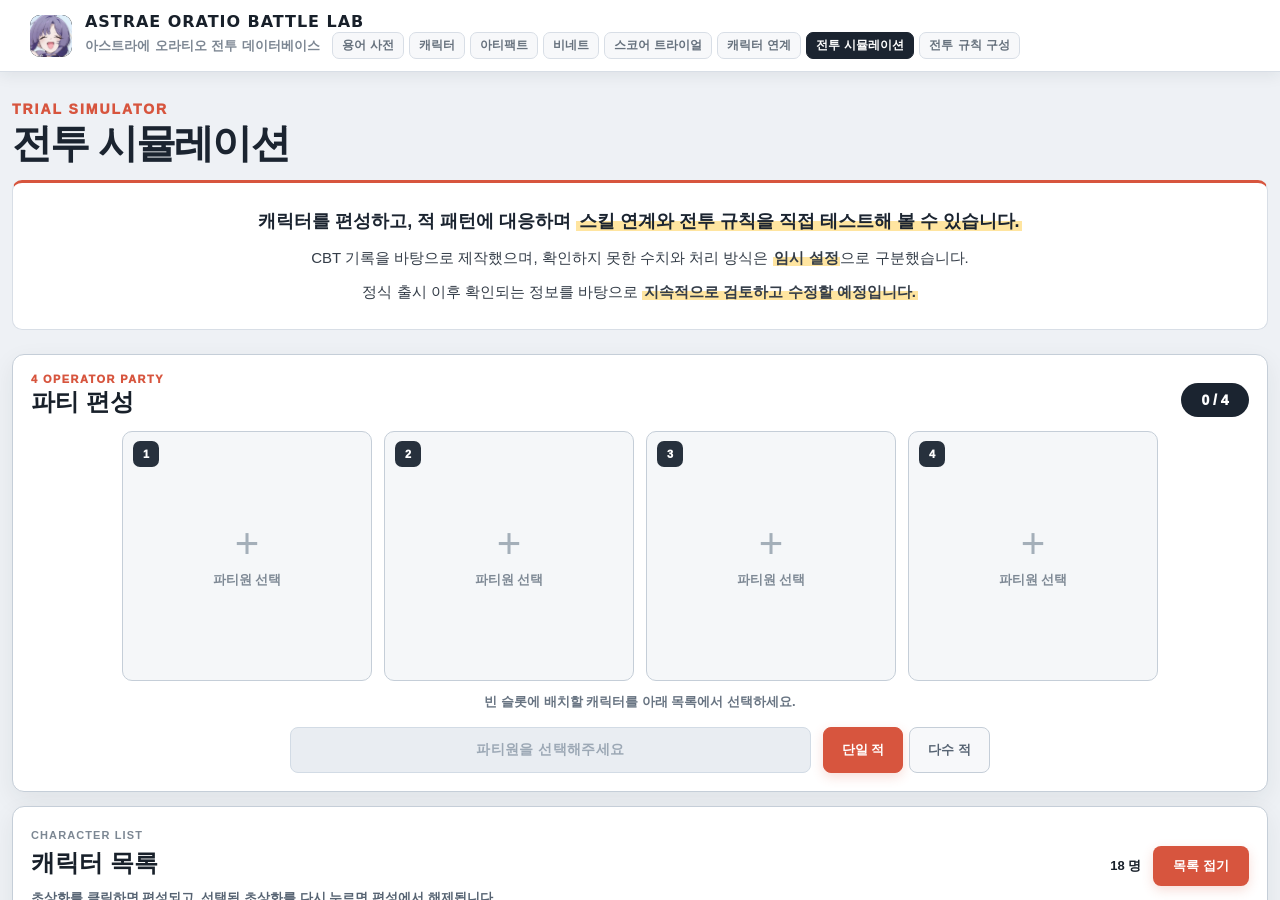
<file: index.html>
<!doctype html><html lang="ko"><head><meta charset="utf-8"><meta name="viewport" content="width=device-width,initial-scale=1"><meta http-equiv="refresh" content="0;url=combat.html"><title>iPad 전투 체험 테스트</title></head><body><a href="combat.html">iPad 전투 체험 열기</a></body></html>
</file>
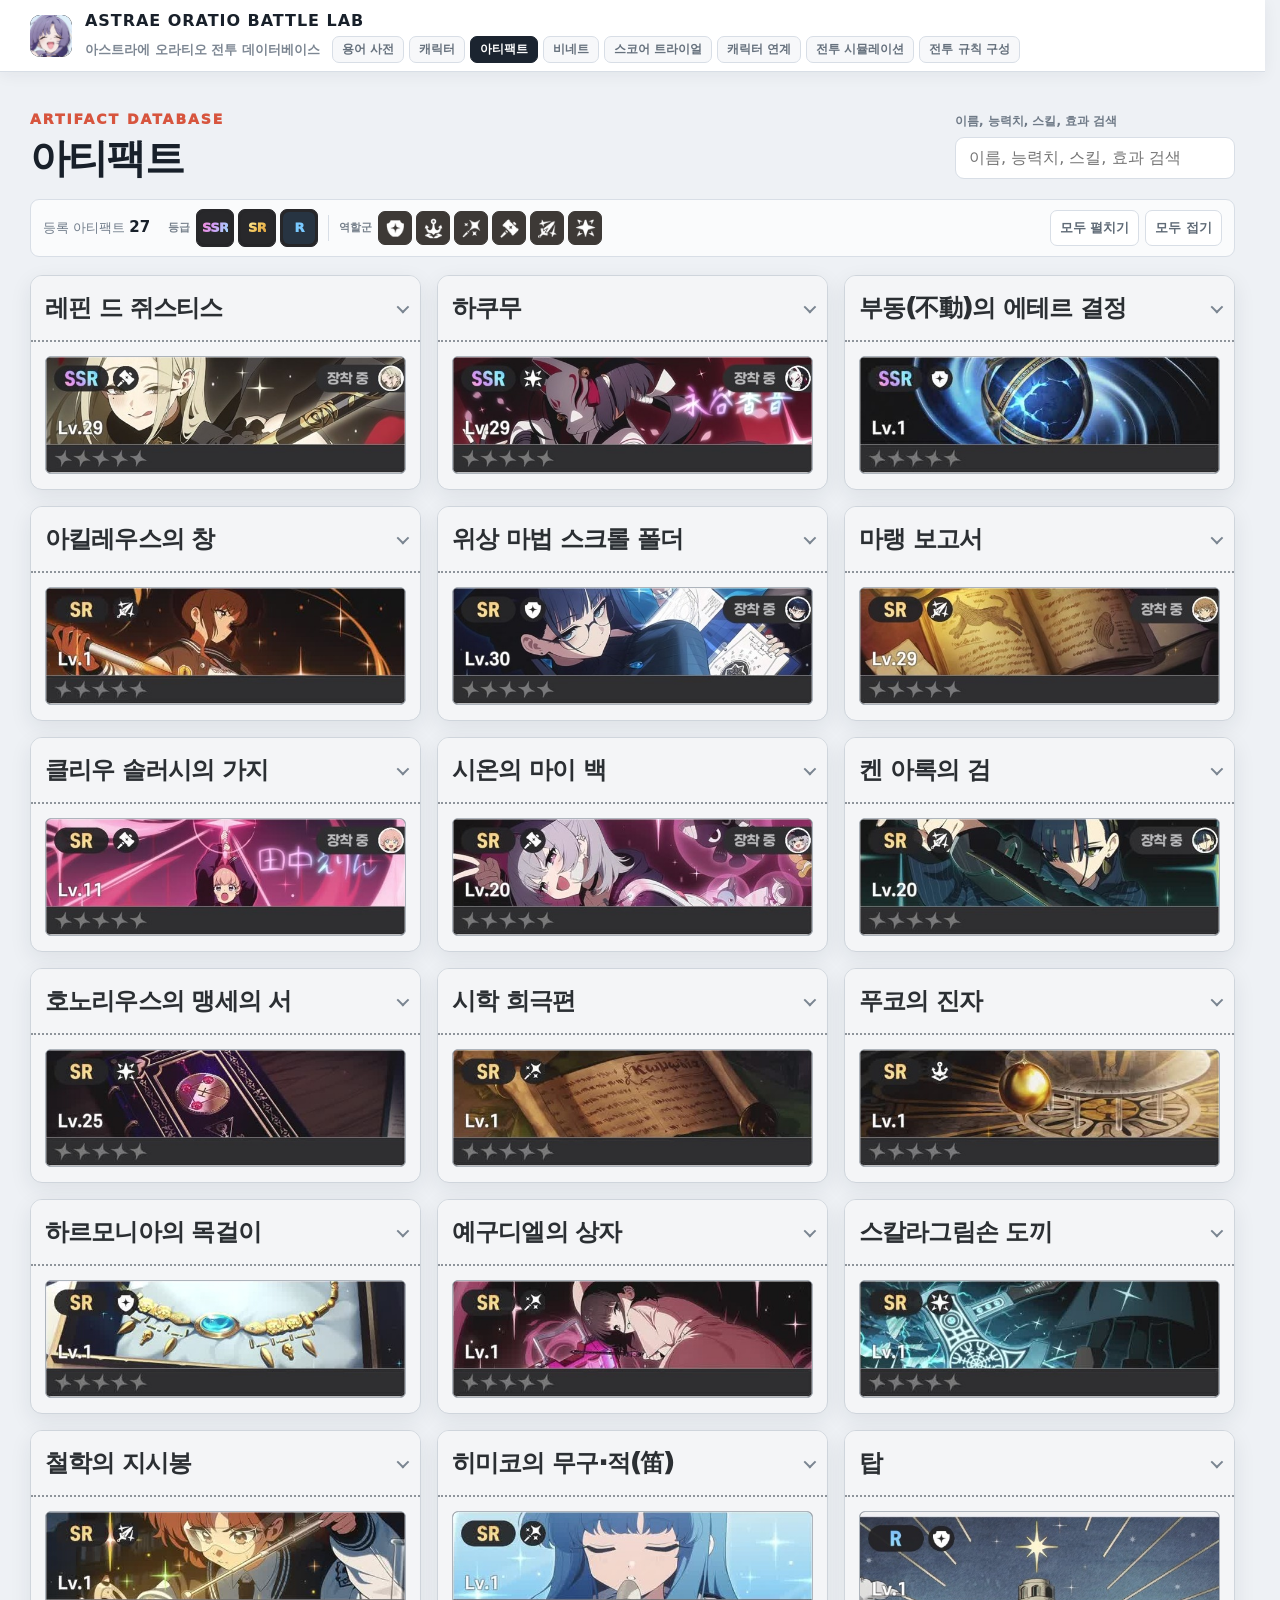
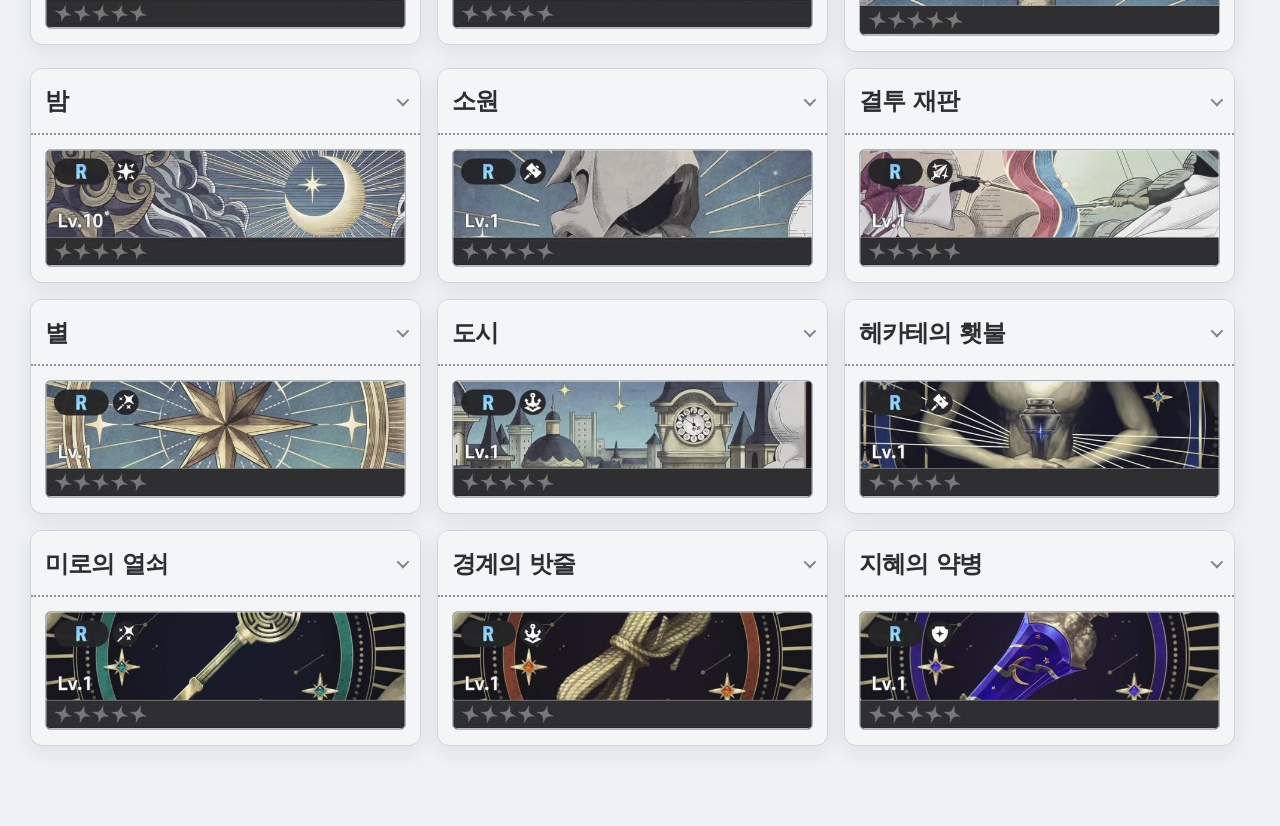
<file: artifacts.html>
<!DOCTYPE html>
<html lang="ko">
<head>
<meta charset="utf-8"/>
<meta content="width=device-width, initial-scale=1" name="viewport"/>
<meta content="아스트라에 오라티오 전투 데이터베이스" name="description"/>
<title>아티팩트 | Astrae Oratio Battle Lab</title>
<link href="styles.css?v=70" rel="stylesheet"/>
<style>.brand-mark{overflow:hidden;padding:0!important}.brand-mark>img{display:block;width:100%;height:100%;object-fit:cover;object-position:center;border-radius:inherit}</style>
</head>
<body>
<header class="app-topbar">
<div class="brand">
<a aria-label="Astrae Oratio Battle Lab" class="brand-mark" href="characters.html"><img src="assets/site-brand-portrait.jpg" alt="" width="46" height="46" fetchpriority="high"></a>
<div class="brand-copy">
<a class="brand-title" href="characters.html"><strong>ASTRAE ORATIO BATTLE LAB</strong></a>
<div class="brand-lower">
<small>아스트라에 오라티오 전투 데이터베이스</small>
<nav aria-label="페이지 이동" class="site-nav"><a href="glossary.html">용어 사전</a><a href="characters.html">캐릭터</a><a href="artifacts.html" class="active" aria-current="page">아티팩트</a><a href="vignettes.html">비네트</a><a href="score-trial.html">스코어 트라이얼</a><a href="character-partners.html?v=nav-20261025">캐릭터 연계</a><a href="combat.html">전투 시뮬레이션</a><a href="combat-rules.html">전투 규칙 구성</a></nav>
</div>
</div>
</div>
</header>
<main class="page-shell artifact-page" id="top">
<header class="page-heading character-page-heading">
<div class="page-heading-copy">
<span>ARTIFACT DATABASE</span>
<h1>아티팩트</h1>
</div>
<label class="search-field">
<span>이름, 능력치, 스킬, 효과 검색</span>
<input id="artifact-search" placeholder="이름, 능력치, 스킬, 효과 검색" type="search"/>
</label>
</header>

<div class="list-toolbar artifact-filter-toolbar">
<div class="toolbar-primary">
<span class="character-total">등록 아티팩트 <b id="artifact-count">27</b></span>
<div aria-label="등급 및 역할군 필터" class="character-filters">
<div aria-label="등급 필터" class="filter-group artifact-grade-filter-group">
<span class="filter-group-label">등급</span>
<div class="filter-buttons">
<button class="filter-icon-button artifact-grade-filter" data-filter-group="grade" data-filter-value="SSR" data-tooltip="등급 · SSR" type="button"><span class="identity-icon-bg rarity-emblem rarity-ssr"><span>SSR</span></span></button>
<button class="filter-icon-button artifact-grade-filter" data-filter-group="grade" data-filter-value="SR" data-tooltip="등급 · SR" type="button"><span class="identity-icon-bg rarity-emblem rarity-sr"><span>SR</span></span></button>
<button class="filter-icon-button artifact-grade-filter" data-filter-group="grade" data-filter-value="R" data-tooltip="등급 · R" type="button"><span class="identity-icon-bg rarity-emblem rarity-r"><span>R</span></span></button>
</div>
</div>
<span aria-hidden="true" class="filter-divider"></span>
<div aria-label="역할군 필터" class="filter-group">
<span class="filter-group-label">역할군</span>
<div class="filter-buttons">
<button class="filter-icon-button" data-filter-group="role" data-filter-value="defender" data-tooltip="역할군 · 디펜더" type="button"><img alt="디펜더" src="assets/defender.png"/></button>
<button class="filter-icon-button" data-filter-group="role" data-filter-value="anchor" data-tooltip="역할군 · 앵커" type="button"><img alt="앵커" src="assets/anchor.png"/></button>
<button class="filter-icon-button" data-filter-group="role" data-filter-value="supporter" data-tooltip="역할군 · 서포터" type="button"><img alt="서포터" src="assets/supporter.png"/></button>
<button class="filter-icon-button" data-filter-group="role" data-filter-value="breaker" data-tooltip="역할군 · 브레이커" type="button"><img alt="브레이커" src="assets/breaker.png"/></button>
<button class="filter-icon-button" data-filter-group="role" data-filter-value="attacker" data-tooltip="역할군 · 어태커" type="button"><img alt="어태커" src="assets/attacker.png"/></button>
<button class="filter-icon-button" data-filter-group="role" data-filter-value="sweeper" data-tooltip="역할군 · 스위퍼" type="button"><img alt="스위퍼" src="assets/sweeper.png"/></button>
</div>
</div>
<button aria-hidden="true" class="reset-filters is-placeholder" disabled id="artifact-reset-filters" type="button">필터 초기화</button>
</div>
</div>
<div class="toolbar-actions">
<button id="artifact-expand-all" type="button">모두 펼치기</button>
<button id="artifact-collapse-all" type="button">모두 접기</button>
</div>
</div>

<section aria-label="아티팩트 목록" class="artifact-entry-list" id="artifact-list"></section>
<div class="empty-state" hidden id="artifact-empty">검색 또는 필터 조건에 맞는 아티팩트가 없습니다.</div>
</main>
<div aria-hidden="true" class="tooltip" role="tooltip"></div>
<script src="terms.js?v=69"></script>
<script src="artifact.js?v=69"></script>
</body>
</html>
</file>
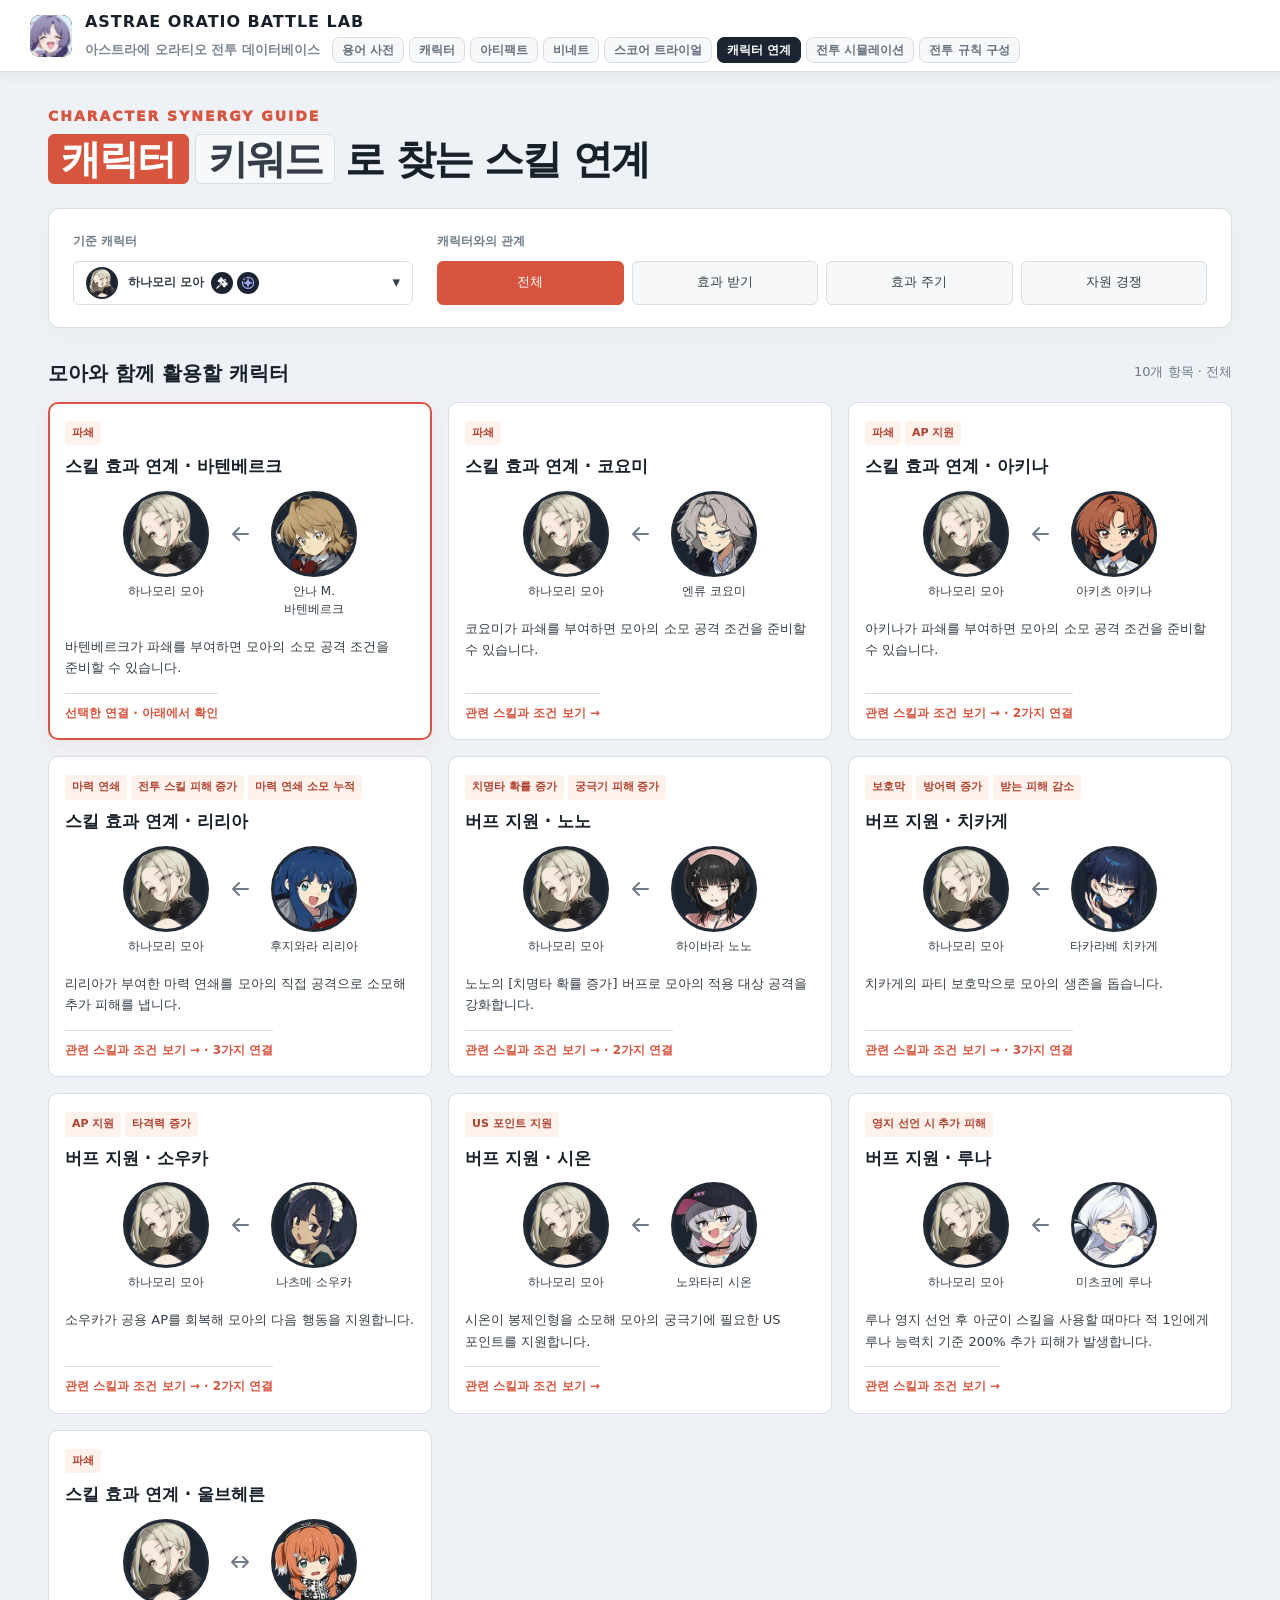
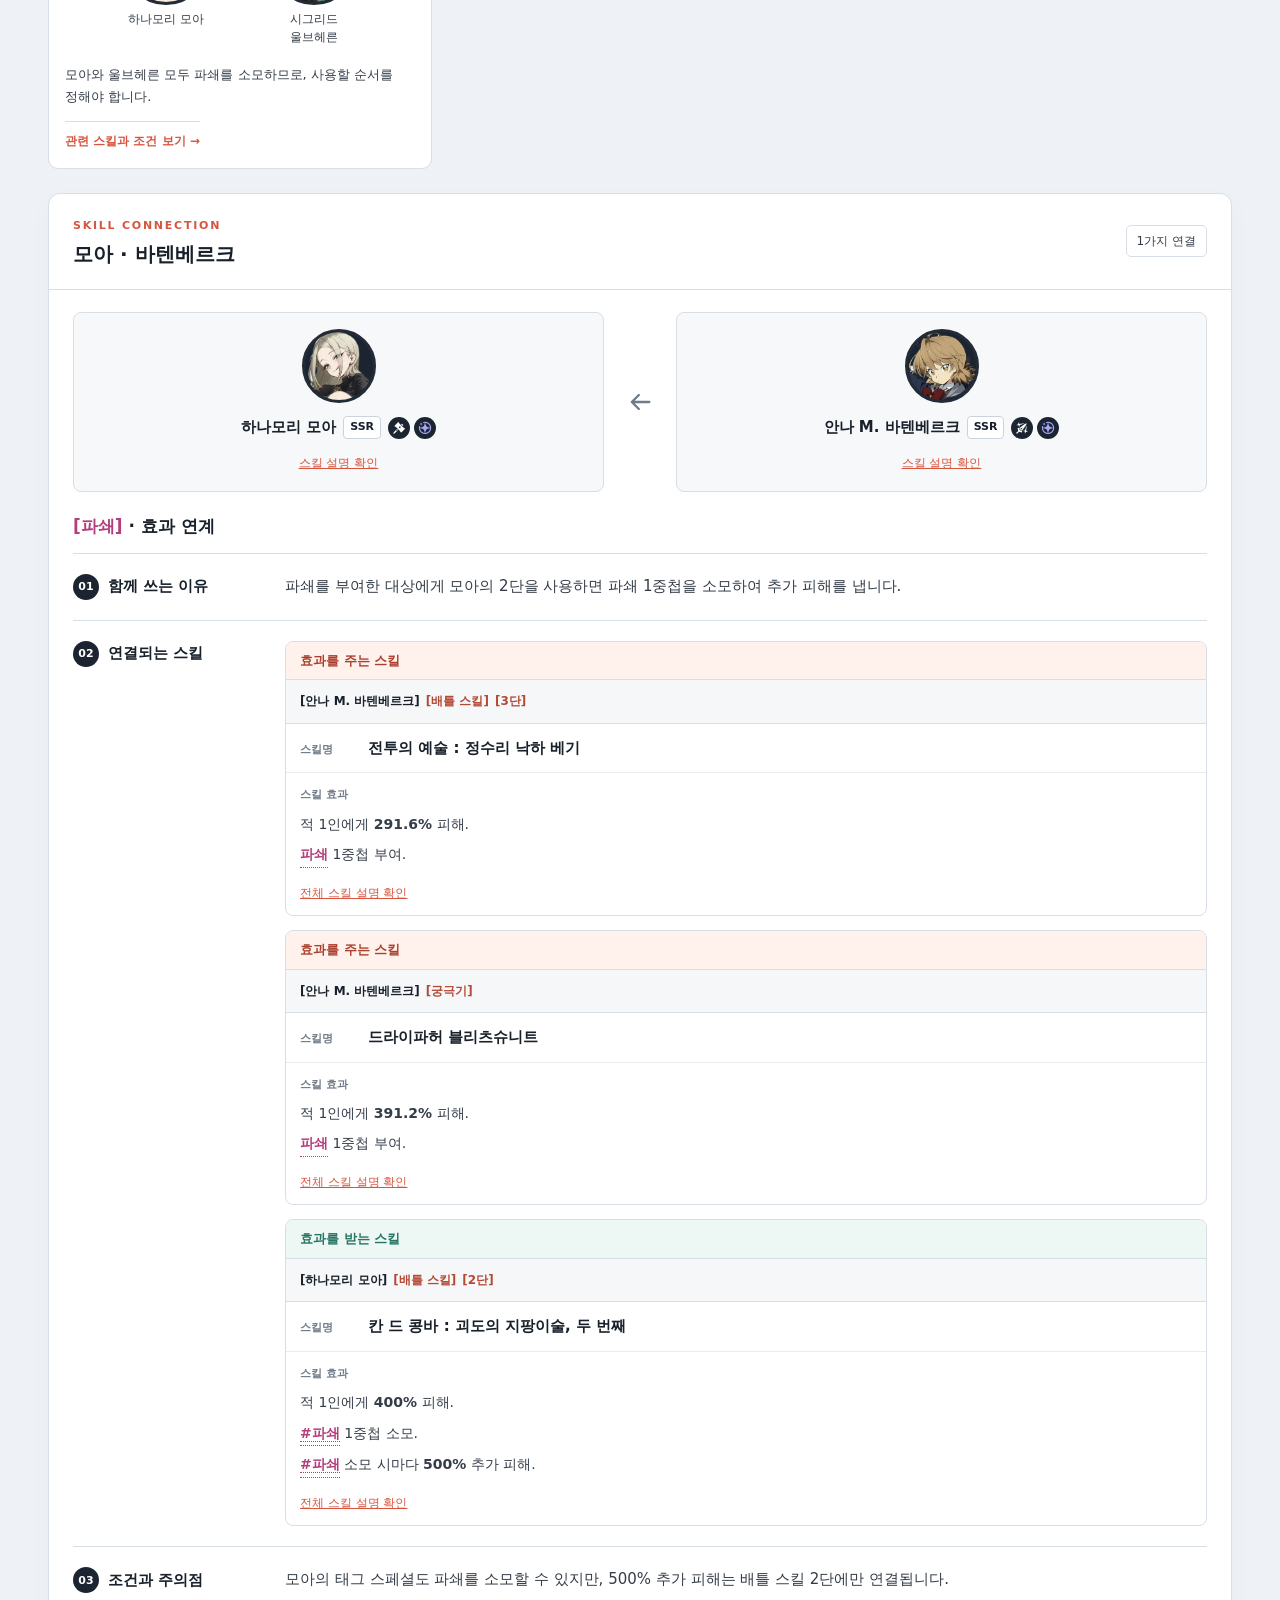
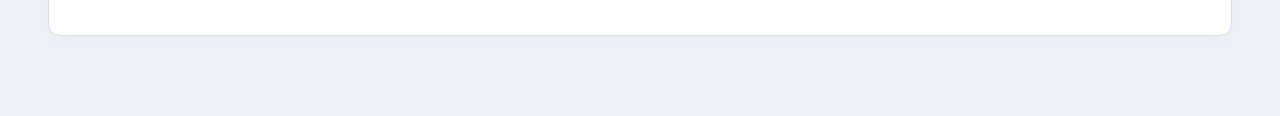
<file: character-partners.html>
<!doctype html><html lang="ko"><head><meta charset="utf-8"><meta name="viewport" content="width=device-width,initial-scale=1"><title>캐릭터 연계 · 아스트라에 오라티오</title><style>
*{box-sizing:border-box} :root{--page:#eef1f5;--surface:#fff;--ink:#18202a;--text:#343d48;--muted:#6f7b89;--line:#d8dee6;--accent:#d7553e;--soft:#fff2ed;--navy:#1b2430;--font:"Pretendard Variable","Pretendard","Apple SD Gothic Neo","Noto Sans KR",system-ui,sans-serif}body{margin:0;background:var(--page);color:var(--text);font:15px/1.7 var(--font);word-break:keep-all}button,input,select{font:inherit}button{cursor:pointer}button,a,input,select{outline-offset:4px}button:focus-visible,a:focus-visible,input:focus-visible{outline:3px solid #278aaf}a{color:inherit}header.top{background:#fff;border-bottom:1px solid var(--line)}.top-inner{max-width:1240px;margin:auto;padding:20px 28px;display:flex;gap:16px;align-items:center}.mark{background:var(--navy);color:white;font-weight:900;padding:12px;border-radius:10px;font-size:22px;letter-spacing:-2px}.brand{font-size:17px;color:var(--ink);font-weight:850;letter-spacing:.05em}.sub{font-size:12px;color:var(--muted)}nav{display:flex;gap:20px;flex-wrap:wrap;font-size:13px;margin-top:8px}nav a{text-decoration:none}nav .active{color:var(--accent);font-weight:800}main{max-width:1240px;margin:auto;padding:32px 28px 60px}.eyebrow{font-size:11px;letter-spacing:.16em;color:var(--accent);font-weight:800}h1{font-size:32px;margin:3px 0 8px;line-height:1.35;color:var(--ink)}h2{font-size:20px;margin:0;color:var(--ink)}h3{font-size:17px;margin:0;color:var(--ink)}p{margin:8px 0}.heading{display:flex;justify-content:space-between;align-items:center;gap:12px}.badge{border:1px solid var(--line);background:white;padding:5px 10px;border-radius:5px;font-size:12px;white-space:nowrap}.lead{max-width:900px;color:var(--muted);margin-bottom:24px}.panel{background:white;border:1px solid var(--line);border-radius:12px;box-shadow:0 8px 24px #1c263107;margin-bottom:20px;overflow:hidden}.panel-head{padding:18px 24px;border-bottom:1px solid var(--line);display:flex;justify-content:space-between;align-items:center;gap:12px}.panel-body{padding:22px 24px}.section-label{font-size:12px;font-weight:800;color:var(--muted);margin-bottom:10px}.filters{display:flex;gap:8px;flex-wrap:wrap}.chip{border:1px solid var(--line);border-radius:6px;background:#f7f8fa;color:var(--text);padding:8px 13px;font-size:13px}.chip.selected,.primary{background:var(--accent);color:white;border-color:var(--accent)}.controls{display:grid;grid-template-columns:1fr 1fr;gap:20px;margin-top:20px;padding-top:18px;border-top:1px solid var(--line)}select,input{width:100%;border:1px solid var(--line);border-radius:6px;padding:10px;background:white;color:var(--ink)}.hint{font-size:12px;color:var(--muted)}.result-top{display:flex;justify-content:space-between;align-items:center;margin:28px 0 12px}.recommendations{display:grid;grid-template-columns:repeat(3,minmax(0,1fr));gap:16px}.rec{border:1px solid var(--line);border-radius:10px;background:white;padding:20px;text-align:left;color:var(--text);transition:border-color .15s,box-shadow .15s}.rec:hover{border-color:var(--accent)}.rec.current{border:2px solid var(--accent);padding:19px;box-shadow:0 4px 18px #d7553e12}.rec h3{margin:8px 0;min-height:52px}.rec p{font-size:13px;min-height:66px}.tag{font-size:11px;padding:3px 7px;background:var(--soft);color:#ae412d;border-radius:4px;display:inline-block;margin:0 4px 4px 0;font-weight:750}.portraits{display:grid;grid-template-columns:repeat(4,1fr);gap:8px;margin:14px 0}.portrait{text-align:center;min-width:0}.face{aspect-ratio:1;width:100%;border-radius:50%;border:3px solid #222b36;background:#1b2430;overflow:hidden;position:relative;display:grid;place-items:center;color:white;font-weight:800}.face img{position:absolute;width:100%;height:100%;object-fit:cover}.portrait small{display:block;font-size:11px;margin-top:5px;overflow-wrap:anywhere}.rec-foot{border-top:1px solid var(--line);padding-top:10px;font-size:12px;color:var(--accent);font-weight:800}.detail{margin-top:24px}.members{display:grid;grid-template-columns:repeat(4,1fr);gap:14px}.member{background:#f7f8fa;border:1px solid var(--line);border-radius:8px;padding:16px}.member .face{width:74px;margin-bottom:12px}.member h3{font-size:15px}.member p{font-size:13px;margin-bottom:0}.meta{font-size:11px;color:var(--muted);margin:4px 0}.memo{display:grid;grid-template-columns:190px 1fr;border-top:1px solid var(--line);padding:20px 0;gap:22px}.memo:first-child{border-top:0}.memo-title{font-weight:850;color:var(--ink)}.num{display:inline-grid;place-items:center;width:26px;height:26px;border-radius:50%;background:var(--navy);color:white;font-size:11px;margin-right:8px}.memo ul,.memo ol{padding-left:20px;margin:0}.memo li+li{margin-top:9px}.warning{background:#fff7ef;border-left:3px solid #dc995d;padding:14px 16px;font-size:13px}.keyword{color:#b23e7c;font-weight:800}.roster{display:grid;grid-template-columns:repeat(3,1fr);gap:12px}.person{display:flex;gap:14px;background:#f7f8fa;padding:16px;border:1px solid var(--line);border-radius:8px;text-align:left;color:inherit}.person:hover{border-color:var(--accent)}.person .face{width:54px;flex-shrink:0;height:54px}.person h3{font-size:14px}.person p{font-size:12px;margin:5px 0 0}.person .tag{font-size:10px}.roster-tools{margin-bottom:18px}.empty{padding:32px;background:white;border:1px dashed var(--line);border-radius:8px}.linkbutton{border:0;background:none;color:var(--accent);text-decoration:underline}.dialog{width:min(720px,92vw);max-height:85vh;border:1px solid var(--line);border-radius:12px;padding:0;color:var(--text);background:white}.dialog::backdrop{background:#111b2c99}.dialog .panel-head{position:sticky;top:0;background:white;z-index:1}.close{border:1px solid var(--line);background:#f7f8fa;border-radius:5px;padding:6px 12px}.source{white-space:pre-wrap;font-size:13px;line-height:1.9;overflow-wrap:anywhere}details{border-top:1px solid var(--line);padding:14px 0}summary{cursor:pointer;font-weight:750}.footnote{font-size:12px;color:var(--muted);margin-top:24px}.flex{display:flex;align-items:center;gap:10px}.count{font-size:13px;color:var(--muted)}[hidden]{display:none!important}@media(max-width:900px){.recommendations{grid-template-columns:repeat(2,1fr)}.roster{grid-template-columns:repeat(2,1fr)}.members{grid-template-columns:repeat(2,1fr)}}@media(max-width:600px){main{padding:24px 16px}.top-inner{padding:16px}.brand{font-size:13px}nav{gap:10px}h1{font-size:26px}.heading{align-items:flex-start}.badge{font-size:10px}.controls,.recommendations,.roster{grid-template-columns:1fr}.panel-head,.panel-body{padding:16px}.memo{grid-template-columns:1fr;gap:12px}.rec h3,.rec p{min-height:0}.rec .portraits{max-width:280px}.member{padding:12px}.member .face{width:60px}.result-top{align-items:flex-start;gap:8px}.chip{padding:8px 10px;font-size:12px}.panel-head h2{font-size:18px}}@media(prefers-reduced-motion:reduce){*{scroll-behavior:auto!important;transition:none!important}}

/* 첨부 페이지의 스타일은 그대로 사용하고, 두 캐릭터 비교에 필요한 배치만 추가합니다. */
.pair-portraits{display:grid;grid-template-columns:1fr 24px 1fr;align-items:center;gap:16px;margin:18px 0;max-width:240px}.pair-portraits .face{max-width:86px;margin:auto}.pair-arrow{text-align:center;color:var(--muted);font-size:24px}.pair-portraits small{font-size:12px}.rec .pair-summary{min-height:76px}.pair-members{grid-template-columns:repeat(2,minmax(0,1fr))}.person.selected{border-color:var(--accent);background:var(--soft)}.base-summary{display:flex;align-items:center;gap:16px;border-top:1px solid var(--line);padding-top:18px;margin-top:18px}.base-summary .face{width:64px;height:64px;flex-shrink:0}.base-summary p{font-size:13px;margin:3px 0}.base-summary strong{color:var(--ink)}.detail-group+.detail-group{border-top:1px solid var(--line);margin-top:8px;padding-top:20px}.detail-group h3{margin-bottom:12px}.result-top .count{text-align:right}.rec{display:flex;flex-direction:column}.rec-foot{margin-top:auto}.pair-summary{flex:1}.linkbutton{padding:0}.select-hint{font-size:12px;color:var(--muted);margin-top:10px}@media(max-width:600px){.pair-members{grid-template-columns:1fr}.rec .pair-summary{min-height:0}.base-summary{align-items:flex-start}.pair-portraits{width:100%}}

.view-modes{display:flex;gap:8px;margin-bottom:22px;padding-bottom:18px;border-bottom:1px solid var(--line)}.mode-button{padding:11px 24px;border:1px solid var(--line);background:#f7f8fa;border-radius:6px;color:var(--text);font-weight:800}.mode-button.active{background:var(--accent);border-color:var(--accent);color:white}
.skill-dialog{width:min(1060px,94vw);height:min(820px,90dvh);max-height:90dvh;overflow:hidden;padding:0}.skill-dialog[open]{display:flex;flex-direction:column}.skill-dialog>.panel-head{flex-shrink:0;position:static}.skill-nav{display:flex;gap:6px;padding:12px 20px;border-bottom:1px solid var(--line);flex-shrink:0;background:#f7f8fa;overflow-x:auto}.skill-nav button{white-space:nowrap;padding:8px 15px;border:1px solid var(--line);border-radius:6px;background:white;color:var(--text)}.skill-nav button.active{background:var(--accent);border-color:var(--accent);color:white}.skill-dialog #dialogBody{overflow:auto;overscroll-behavior:contain;min-height:0;padding:22px;scrollbar-gutter:stable}.skill-dialog .character-section{margin:0}.skill-dialog .section-heading{display:flex;align-items:center;gap:12px;border-bottom:2px solid var(--navy);padding-bottom:10px;margin-bottom:14px}.skill-dialog .section-heading>span{color:var(--accent);font-size:12px;font-weight:900}.skill-dialog .section-heading h3{margin:0;font-size:21px;display:inline;background:linear-gradient(transparent 60%,#ffdf78 60%)}.skill-dialog .reading-list,.skill-dialog .potential-list{display:grid;gap:12px}.skill-dialog .reading-row{display:grid;grid-template-columns:280px minmax(0,1fr);border:1px solid var(--line);border-radius:9px;overflow:hidden;background:white}.skill-dialog .row-heading{padding:16px;background:#f5f7f9;border-right:1px solid var(--line);display:flex;flex-direction:column;justify-content:center}.skill-dialog .row-type{font-size:11px;letter-spacing:.08em;color:var(--accent);font-weight:900}.skill-dialog .row-heading h4{font-size:17px;line-height:1.65;margin:6px 0;white-space:normal;overflow-wrap:anywhere}.skill-dialog .skill-step-prefix{color:var(--accent);font-weight:900}.skill-dialog .row-body{padding:16px 20px;min-width:0}.skill-dialog .row-body p{font-size:15px;line-height:1.8;margin:0 0 7px}.skill-dialog .row-body p:last-child{margin-bottom:0}.skill-dialog .skill-meta{display:flex;flex-wrap:wrap;gap:5px;margin-bottom:10px}.skill-dialog .row-badge{display:inline-flex;padding:2px 7px;border:1px solid var(--line);border-radius:5px;background:#f7f8fa;color:#657180;font-size:11px;font-weight:750}.skill-dialog .skill-stage+.skill-stage{border-top:1px dashed var(--line);margin-top:14px;padding-top:14px}.skill-dialog .stage-title{font-weight:800}.skill-dialog .subtle{color:var(--muted);font-size:13px}.skill-dialog .domain-panel{border:1px solid var(--line);border-radius:9px;overflow:hidden}.skill-dialog .domain-condition{padding:16px 20px;background:#f5f7f9;border-bottom:1px solid var(--line);display:flex;gap:14px;align-items:center}.skill-dialog .domain-condition b{color:var(--accent);font-size:12px}.skill-dialog .domain-effects{padding:16px 20px}.skill-dialog .domain-effects p{margin:0 0 8px}.skill-dialog .potential-row{display:grid;grid-template-columns:42px 200px minmax(0,1fr);border:1px solid var(--line);border-radius:8px;overflow:hidden}.skill-dialog .potential-index{display:grid;place-items:center;background:var(--navy);color:white;font-weight:900}.skill-dialog .potential-name{padding:15px;background:#f5f7f9;border-right:1px solid var(--line);font-weight:800}.skill-dialog .potential-detail{padding:15px;font-size:14px}.skill-dialog .node-unlock-order{display:flex;gap:12px;flex-wrap:wrap;padding:12px 0;margin-bottom:10px;font-size:13px}.skill-dialog .node-unlock-label{font-weight:800}.skill-dialog .term-link{display:inline;border:0;background:transparent;padding:0;color:#b23e7c;font-weight:850;cursor:pointer;border-bottom:1px dotted currentColor;font-size:inherit;line-height:inherit}.term-tip{position:absolute;bottom:14px;right:20px;width:min(420px,calc(100% - 40px));max-height:45%;overflow:auto;background:#fff;border:1px solid #bdc7d3;box-shadow:0 12px 40px #18202a30;border-radius:9px;padding:16px;z-index:5;font-size:14px}.term-tip-head{display:flex;justify-content:space-between;align-items:center;gap:12px;color:#b23e7c;margin-bottom:10px}.term-tip p{white-space:pre-line;margin:8px 0}.term-tip .close{font-size:12px}.skill-dialog .row-points{display:flex;gap:6px;flex-wrap:wrap;margin-top:12px}.skill-dialog .row-points span{background:#f1f3f6;padding:3px 8px;border-radius:4px;font-size:12px}
@media(max-width:720px){.mode-button{flex:1;padding:10px 12px}.skill-dialog .reading-row{grid-template-columns:1fr}.skill-dialog .row-heading{border-right:0;border-bottom:1px solid var(--line);padding:12px 15px}.skill-dialog .row-body{padding:14px 15px}.skill-dialog #dialogBody{padding:14px}.skill-dialog .potential-row{grid-template-columns:38px 1fr}.skill-dialog .potential-index{grid-row:1/3}.skill-dialog .potential-name{border-right:0;border-bottom:1px solid var(--line)}.skill-dialog .potential-detail{grid-column:2}.skill-nav{padding:10px;gap:5px}.skill-nav button{font-size:12px;padding:8px 11px}.skill-dialog .domain-condition{align-items:flex-start;flex-direction:column;gap:5px}}

.aligned-controls{display:grid;grid-template-columns:340px minmax(0,1fr);gap:24px;align-items:start}.aligned-controls .section-label{display:block;margin:0 0 10px;line-height:20px}.aligned-controls select{height:46px;padding:8px 12px}.relation-control .filters{display:grid;grid-template-columns:repeat(4,minmax(0,1fr));gap:8px}.relation-control .chip{height:46px;padding:6px 8px;line-height:1.3;white-space:normal}.view-modes{display:grid;grid-template-columns:repeat(2,200px);gap:8px}.mode-button{height:48px}.base-summary{min-height:112px;margin-top:22px;padding-top:22px}.base-summary .face{width:72px;height:72px}.broadcast{grid-column:1/-1;border:1px solid var(--line);border-radius:10px;background:#fff;overflow:hidden}.broadcast.current{border:2px solid var(--accent)}.broadcast-head{display:flex;align-items:center;justify-content:space-between;gap:16px;padding:16px 20px;border-bottom:1px solid var(--line)}.broadcast-head h3{font-size:18px;margin:0}.broadcast-flow{display:grid;grid-template-columns:110px 28px minmax(0,1fr);gap:18px;padding:20px;align-items:center}.broadcast-provider .face{width:76px;height:76px;margin:auto}.broadcast-provider{text-align:center}.broadcast-provider strong{display:block;margin-top:8px;font-size:15px}.broadcast-arrow{font-size:28px;color:var(--muted);text-align:center}.broadcast-targets{display:grid;grid-template-columns:repeat(9,minmax(0,1fr));gap:14px 10px}.target-button{border:0;padding:0;background:none;text-align:center;color:var(--text);font-size:12px;line-height:1.4;min-width:0}.target-button .face{width:50px;height:50px;margin:0 auto 6px;border-width:2px}.target-button:hover .face{border-color:var(--accent)}.broadcast-note{padding:12px 20px;margin:0!important;background:#f7f8fa;border-top:1px solid var(--line);font-size:14px}.broadcast-head .chip{white-space:nowrap}.broadcast-provider .linkbutton{font-size:12px;margin-top:6px}.result-top{gap:14px}
@media(max-width:1000px){.aligned-controls{grid-template-columns:280px minmax(0,1fr);gap:16px}.relation-control .filters{grid-template-columns:repeat(2,1fr)}.broadcast-targets{grid-template-columns:repeat(6,1fr)}}@media(max-width:600px){.aligned-controls{grid-template-columns:1fr}.view-modes{grid-template-columns:repeat(2,1fr)}.broadcast-flow{grid-template-columns:66px 18px minmax(0,1fr);gap:8px;padding:14px 10px}.broadcast-provider .face{width:56px;height:56px}.broadcast-targets{grid-template-columns:repeat(3,1fr);gap:12px 6px}.target-button .face{width:42px;height:42px}.broadcast-head{padding:14px;flex-wrap:wrap}.broadcast-provider strong{font-size:13px}.broadcast-arrow{font-size:22px}}

.rec .pair-portraits{width:100%;max-width:240px;margin:18px auto;flex-shrink:0}.mode-heading{position:relative;display:grid;grid-template-columns:1fr;justify-items:center;min-height:88px;padding:20px 120px}.mode-heading .view-modes{display:grid;grid-template-columns:repeat(2,180px);justify-content:center;gap:8px;margin:0;padding:0;border:0}.mode-heading #reset{position:absolute;right:24px;top:50%;transform:translateY(-50%);font-size:13px}.mode-heading .mode-button{font-size:15px}.broadcast-head h3{font-size:17px}.broadcast-note{font-size:13px}
@media(max-width:600px){.mode-heading{padding:16px;gap:12px}.mode-heading .view-modes{width:100%;grid-template-columns:repeat(2,minmax(0,1fr))}.mode-heading #reset{position:static;transform:none;justify-self:end}.mode-heading .mode-button{font-size:14px}}

.heading{margin-bottom:24px}.mode-title{display:flex;align-items:center;flex-wrap:wrap;gap:10px;margin-top:8px}.title-buttons{display:inline-flex;gap:6px;flex-shrink:0}.title-buttons .mode-button{height:auto;padding:8px 14px;font-size:25px;line-height:1.3;font-weight:850}.mode-title>span:last-child{font-size:28px}.character-picker{position:relative;min-width:0}#filter-panel{overflow:visible}.picker-toggle{display:flex;justify-content:space-between;align-items:center;gap:10px;width:100%;height:58px;border:1px solid var(--line);border-radius:6px;background:white;text-align:left;color:var(--text);padding:6px 12px}#pickerValue{display:flex;align-items:center;gap:10px;min-width:0}.picker-toggle .face{width:40px;height:40px;flex-shrink:0;border-width:2px}.picker-name{font-size:13px;font-weight:800;line-height:1.35}.picker-role{display:block;font-size:11px;color:var(--muted);font-weight:400;margin-top:3px}.picker-menu{position:absolute;z-index:20;top:100%;left:0;margin-top:6px;width:min(540px,calc(100vw - 64px));background:white;border:1px solid var(--line-strong,#c5ced8);border-radius:9px;padding:12px;box-shadow:0 12px 32px #18202a25}.picker-options{display:grid;grid-template-columns:repeat(2,minmax(0,1fr));gap:6px;max-height:320px;overflow:auto;overscroll-behavior:contain;margin-top:10px}.picker-option{display:flex;align-items:center;gap:9px;padding:8px;border:1px solid transparent;background:#f7f8fa;border-radius:6px;text-align:left;color:var(--text);min-width:0}.picker-option .face{width:42px;height:42px;flex-shrink:0;border-width:2px}.picker-option[aria-pressed="true"]{border-color:var(--accent);background:var(--soft)}.picker-option:hover{border-color:var(--accent)}.picker-menu input{font-size:13px}.sr-only{position:absolute;width:1px;height:1px;padding:0;margin:-1px;overflow:hidden;clip:rect(0,0,0,0);white-space:nowrap;border:0}.aligned-controls select,.relation-control .chip{height:58px}@media(max-width:600px){.heading{align-items:flex-start}.heading>.badge{display:none}.title-buttons .mode-button{font-size:20px;padding:7px 10px}.mode-title>span:last-child{font-size:23px}.mode-title{gap:8px}.picker-menu{width:100%}.picker-options{grid-template-columns:1fr;max-height:300px}}

/* V6: compact controls */
.title-buttons .mode-button{height:40px;padding:4px 13px;font-size:23px;line-height:1.2;display:inline-flex;align-items:center;justify-content:center}
.picker-toggle,.aligned-controls select,.relation-control .chip{height:44px}
.picker-toggle{padding:4px 12px}.picker-toggle .face{width:32px;height:32px}.picker-name{font-size:12px}.picker-role{font-size:10px;margin-top:1px}
@media(max-width:600px){.title-buttons .mode-button{height:36px;font-size:20px;padding:4px 10px}.picker-toggle,.aligned-controls select,.relation-control .chip{height:44px}}

/* V7: compact one-to-one relationship cards */
.rec{padding:16px}.rec.current{padding:15px}
.rec h3{min-height:0;margin:6px 0 0;line-height:1.4}
.rec .pair-portraits{margin:12px auto 10px}
.rec .pair-summary{min-height:0;flex:0 0 auto;margin:8px 0 14px;line-height:1.65}
.rec p{min-height:0}
.rec-foot{padding-top:9px}
@media(max-width:600px){.rec .pair-summary{min-height:0}.rec .pair-portraits{margin:12px auto 10px}}

/* V8: role and element icons beside picker names */
.picker-name{display:flex;align-items:center;gap:7px;flex-wrap:wrap;min-width:0}.picker-icons{display:inline-flex;align-items:center;gap:4px;flex-shrink:0}.picker-icon{display:inline-flex;width:22px;height:22px;border-radius:50%;background:#1b2430;align-items:center;justify-content:center;flex-shrink:0}.picker-icon img{width:16px;height:16px;object-fit:contain}.picker-option .picker-name{font-size:12px;gap:6px}.picker-option .picker-icon{width:20px;height:20px}.picker-option .picker-icon img{width:15px;height:15px}

/* V10: align arrows to portrait images, independently of captions. */
.rec .pair-portraits{grid-template-columns:minmax(0,1fr) 24px minmax(0,1fr);grid-template-rows:86px auto;column-gap:16px;row-gap:5px;align-items:center}
.pair-portraits>.portrait{display:contents}
.pair-portraits>.portrait>.face{grid-row:1;width:86px;height:86px;max-width:100%;margin:0 auto;align-self:center}
.pair-portraits>.portrait:first-child>.face,.pair-portraits>.portrait:first-child>small{grid-column:1}
.pair-portraits>.portrait:last-child>.face,.pair-portraits>.portrait:last-child>small{grid-column:3}
.pair-portraits>.portrait>small{grid-row:2;align-self:start;margin:0;text-align:center;line-height:1.5}
.pair-portraits>.pair-arrow{grid-column:2;grid-row:1;display:flex;align-items:center;justify-content:center;align-self:center;height:86px;margin:0;padding:0;font-size:0;line-height:1}
.pair-portraits>.pair-arrow::before{content:'';display:block;width:24px;height:24px;background:currentColor;mask:var(--pair-arrow) center/contain no-repeat;-webkit-mask:var(--pair-arrow) center/contain no-repeat}
.pair-arrow{--pair-arrow:url("data:image/svg+xml,%3Csvg xmlns='http://www.w3.org/2000/svg' viewBox='0 0 24 24'%3E%3Cpath d='M4 12h15m-6-6 6 6-6 6' fill='none' stroke='black' stroke-width='2' stroke-linecap='round' stroke-linejoin='round'/%3E%3C/svg%3E")}
.pair-arrow[data-direction='left']{transform:rotate(180deg)}
.pair-arrow[data-direction='both']{--pair-arrow:url("data:image/svg+xml,%3Csvg xmlns='http://www.w3.org/2000/svg' viewBox='0 0 24 24'%3E%3Cpath d='M4 12h16M9 7l-5 5 5 5m6-10 5 5-5 5' fill='none' stroke='black' stroke-width='2' stroke-linecap='round' stroke-linejoin='round'/%3E%3C/svg%3E")}
.broadcast-flow{align-items:start}.broadcast-arrow{display:flex;align-items:center;justify-content:center;height:76px;margin:0;line-height:1;font-size:0}
.broadcast-arrow::before{content:'';display:block;width:24px;height:24px;background:currentColor;mask:url("data:image/svg+xml,%3Csvg xmlns='http://www.w3.org/2000/svg' viewBox='0 0 24 24'%3E%3Cpath d='M4 12h15m-6-6 6 6-6 6' fill='none' stroke='black' stroke-width='2' stroke-linecap='round' stroke-linejoin='round'/%3E%3C/svg%3E") center/contain no-repeat;-webkit-mask:url("data:image/svg+xml,%3Csvg xmlns='http://www.w3.org/2000/svg' viewBox='0 0 24 24'%3E%3Cpath d='M4 12h15m-6-6 6 6-6 6' fill='none' stroke='black' stroke-width='2' stroke-linecap='round' stroke-linejoin='round'/%3E%3C/svg%3E") center/contain no-repeat}
.broadcast-targets{padding-top:13px}
@media(max-width:600px){.broadcast-arrow{height:56px}.broadcast-arrow::before{width:18px;height:18px}.broadcast-targets{padding-top:7px}}
/* V11: identities, centered relation arrows and structured skill explanations. */
.connection-members{display:grid;grid-template-columns:minmax(0,1fr) 40px minmax(0,1fr);gap:16px;align-items:start}
.connection-member{text-align:center;min-height:166px;padding:16px}.connection-member>.face{width:74px;height:74px;margin:0 auto 12px}.identity-line{display:flex;align-items:center;justify-content:center;flex-wrap:wrap;gap:7px;margin-bottom:9px}.identity-line h3{margin:0;font-size:15px}.rarity-tag{display:inline-flex;align-items:center;justify-content:center;padding:1px 6px;border:1px solid #cbd3de;border-radius:4px;background:white;color:var(--ink);font-size:11px;font-weight:850}.identity-line .picker-icons{gap:4px}.connection-member>.linkbutton{font-size:12px}.detail-arrow{display:flex;align-items:center;justify-content:center;height:74px;margin-top:16px;color:var(--muted)}.detail-arrow::before{content:'';display:block;width:28px;height:28px;background:currentColor;mask:var(--pair-arrow) center/contain no-repeat;-webkit-mask:var(--pair-arrow) center/contain no-repeat}
.memo-title{display:flex;align-items:center;gap:9px;align-self:start;min-height:26px;line-height:1.4}.memo-title .num{display:inline-flex;align-items:center;justify-content:center;flex:0 0 26px;width:26px;height:26px;margin:0;line-height:1}
.linked-skills{display:grid;gap:14px;min-width:0}.linked-skill{border:1px solid var(--line);border-radius:8px;overflow:hidden;background:#fff}.skill-labels{display:flex;align-items:center;gap:6px;flex-wrap:wrap;padding:11px 14px;background:#f5f7f9;border-bottom:1px solid var(--line);font-size:12px}.skill-labels b{color:var(--ink)}.skill-labels>span{color:#b34a36;font-weight:750}.linked-name{display:grid;grid-template-columns:58px minmax(0,1fr);gap:10px;padding:13px 14px;border-bottom:1px solid #e8ecf1;align-items:baseline}.linked-name>span,.effects-label{color:var(--muted);font-size:11px;font-weight:750}.linked-name strong{font-size:15px;color:var(--ink);line-height:1.5}.linked-effects{padding:12px 14px;font-size:14px;line-height:1.75}.effects-label{display:block;margin-bottom:7px}.linked-effects p{margin:0 0 6px}.linked-effects p:last-child{margin-bottom:0}.linked-effects .row-body{padding:0}.linked-effects .skill-stage+.skill-stage{border-top:1px dashed var(--line);margin-top:12px;padding-top:12px}.linked-effects .stage-title{color:var(--ink)}.linked-effects .term-link{color:#b23e7c;font-weight:800}.linked-effects .subtle{font-size:12px;color:var(--muted)}.linked-skill>.linkbutton{font-size:12px;margin:0 14px 12px}
@media(max-width:600px){.connection-members{grid-template-columns:minmax(0,1fr) 24px minmax(0,1fr);gap:8px}.connection-member{padding:12px 8px}.connection-member>.face{width:60px;height:60px}.detail-arrow{height:60px;margin-top:12px}.detail-arrow::before{width:22px;height:22px}.identity-line{gap:5px}.identity-line h3{font-size:13px}.identity-line .picker-icon{width:19px;height:19px}.identity-line .picker-icon img{width:14px;height:14px}.linked-name{grid-template-columns:48px minmax(0,1fr)}.linked-name strong{font-size:14px}}

/* V12: center detail arrows on the complete character blocks. */
.connection-members{align-items:stretch}.connection-members>.detail-arrow{align-self:center;height:28px;margin:0;transform-origin:center}
/* Position the glossary beside the hovered word inside the dialog. */
.skill-dialog>.term-tip{position:absolute;top:0;left:0;right:auto;bottom:auto;width:360px;max-width:calc(100% - 20px);max-height:60%;margin:0;overscroll-behavior:contain}
@media(max-width:600px){.connection-members>.detail-arrow{height:24px;margin:0}}

/* V13: full names below every portrait. */
.pair-portraits>.portrait>small,.broadcast-provider>strong,.target-button>span:last-child{word-break:keep-all;overflow-wrap:anywhere;line-height:1.5;text-align:center}
.broadcast-targets{align-items:start}.target-button{display:flex;flex-direction:column;align-items:center;justify-content:flex-start;gap:0}.target-button>span:last-child{width:100%}

/* V14: explicit giver / recipient labels in connected skills. */
.skill-direction{padding:9px 14px;border-bottom:1px solid var(--line);font-size:13px;font-weight:850;line-height:1.5}.skill-direction.give{background:#fff2ed;color:#ac402e}.skill-direction.receive{background:#edf7f4;color:#257563}.skill-direction.consume{background:#fff7e9;color:#886022}

/* Shared archive header */
.app-topbar{--surface-soft:#f7f8fa}.app-topbar a{text-decoration:none}.app-topbar .brand{font:inherit;letter-spacing:normal;color:var(--ink)}.app-topbar nav{margin:0;flex-wrap:nowrap}
.app-topbar{ position: sticky; top: 0; z-index: 100; display: flex; align-items: center; height: 72px; padding: 0 30px; border-bottom: 1px solid var(--line); background: rgba(255,255,255,.96); backdrop-filter: blur(14px); box-shadow: 0 3px 15px rgba(28,38,49,.06); }
.app-topbar .brand{ display: flex; align-items: center; gap: 13px; min-width: 0; }
.app-topbar .brand-mark{ display: grid; place-items: center; width: 42px; height: 42px; border-radius: 10px; background: var(--navy); color: #fff; font-size: 12px; font-weight: 950; letter-spacing: .06em; }
.app-topbar .brand-copy{ min-width: 0; }
.app-topbar .brand-title{ display: block; width: fit-content; }
.app-topbar .brand strong{ display: block; font-size: 16px; letter-spacing: .06em; }
.app-topbar .brand-lower{ display: flex; align-items: center; gap: 12px; margin-top: 1px; }
.app-topbar .brand-lower small{ margin: 0; color: #7d8793; font-size: 13px; font-weight: 650; white-space: nowrap; }
.app-topbar .site-nav{ display: flex; align-items: center; gap: 5px; }
.app-topbar .site-nav a{ padding: 4px 9px; border: 1px solid var(--line); border-radius: 7px; background: var(--surface-soft); color: #66717d; font-size: 12px; font-weight: 850; line-height: 1.35; }
.app-topbar .site-nav a:hover{ border-color: #9ea9b5; color: var(--navy); }
.app-topbar .site-nav a.active{ border-color: var(--navy); background: var(--navy); color: #fff; }
@media(max-width:760px){.app-topbar{height:auto;min-height:62px;padding:9px 16px}.app-topbar .brand-lower{align-items:flex-start;flex-direction:column;gap:5px}.app-topbar .brand-lower small{display:none}.app-topbar .site-nav{flex-wrap:wrap}}
button,[data-term]{touch-action:manipulation}

.linked-effects .term-link{display:inline;border:0;background:none;padding:0;color:#b23e7c;font:inherit;font-weight:850;cursor:pointer;touch-action:manipulation;border-bottom:1px dotted currentColor}.inline-term-tip{position:fixed;z-index:1000;width:360px;background:#fff;color:var(--text);border:1px solid #bdc7d3;border-radius:9px;box-shadow:0 12px 40px #18202a30;padding:16px;overflow:auto;overscroll-behavior:contain;font-size:14px;line-height:1.8}.inline-term-tip p{white-space:pre-line;margin:8px 0}
</style><style>.brand-mark{overflow:hidden;padding:0!important}.brand-mark>img{display:block;width:100%;height:100%;object-fit:cover;object-position:center;border-radius:inherit}</style>
<style>
/* Center the complete provider identity, rather than the portrait alone. */
.broadcast-flow{align-items:center}
.broadcast-flow>.broadcast-provider,.broadcast-flow>.broadcast-arrow{align-self:center;transform:none}
.broadcast-flow>.broadcast-targets{padding-top:0}
</style><style>#pickerSearch:focus,#pickerSearch:focus-visible{outline:none;box-shadow:none;border-color:#aeb8c4}.picker-menu{max-width:calc(100vw - 32px)}</style><style>
.heading>div>.eyebrow{font-size:14px;font-weight:950;letter-spacing:.14em}
.heading .mode-title{margin:4px 0 0;line-height:42px;font-size:40px;font-weight:700;letter-spacing:-.045em}
.heading .mode-title>span:last-child{font-size:inherit;line-height:inherit}
.heading .title-buttons .mode-button{height:auto;min-height:48px;padding:3px 12px;font-size:40px;font-weight:700;line-height:42px;letter-spacing:-.045em}
@media(max-width:760px){.heading .mode-title,.heading .title-buttons .mode-button{font-size:34px}}
</style></head><body><header class="app-topbar">
<div class="brand">
<a aria-label="Astrae Oratio Battle Lab 캐릭터 페이지" class="brand-mark" href="characters.html"><img src="assets/site-brand-portrait.jpg" alt="" width="46" height="46" fetchpriority="high"></a>
<div class="brand-copy">
<a class="brand-title" href="characters.html"><strong>ASTRAE ORATIO BATTLE LAB</strong></a>
<div class="brand-lower">
<small>아스트라에 오라티오 전투 데이터베이스</small>
<nav aria-label="페이지 이동" class="site-nav"><a href="glossary.html">용어 사전</a><a href="characters.html">캐릭터</a><a href="artifacts.html">아티팩트</a><a href="vignettes.html">비네트</a><a href="score-trial.html">스코어 트라이얼</a><a aria-current="page" class="active" href="character-partners.html?v=nav-20261025">캐릭터 연계</a><a href="combat.html">전투 시뮬레이션</a><a href="combat-rules.html">전투 규칙 구성</a></nav>
</div>
</div>
</div>
</header><main>
<div class="heading"><div><span class="eyebrow">CHARACTER SYNERGY GUIDE</span><h1 class="mode-title" id="modeTitle" aria-label="캐릭터로 찾는 스킬 연계"><span class="title-buttons" role="group" aria-label="보기 모드"><button id="characterMode" data-mode="character" class="mode-button active" aria-pressed="true">캐릭터</button><button id="keywordMode" data-mode="keyword" class="mode-button" aria-pressed="false">키워드</button></span><span>로 찾는 스킬 연계</span></h1></div></div>
<section class="panel" id="filter-panel" aria-label="캐릭터 및 키워드 모드 선택"><div class="panel-body"><div class="aligned-controls"><div id="characterControl" class="character-picker"><span class="section-label" id="pickerLabel">기준 캐릭터</span><button type="button" id="pickerToggle" class="picker-toggle" aria-expanded="false" aria-controls="pickerMenu" aria-labelledby="pickerLabel pickerValue"><span id="pickerValue"></span><span aria-hidden="true">▾</span></button><div id="pickerMenu" class="picker-menu" hidden><label for="pickerSearch" class="sr-only">캐릭터 검색</label><input id="pickerSearch" type="search" placeholder="이름 또는 역할군 검색" autocomplete="off"><div id="pickerOptions" class="picker-options" role="group" aria-label="캐릭터 목록"></div></div></div><label id="keywordControl" hidden><span class="section-label">기준 키워드</span><select id="keywordSelect"></select></label><div class="relation-control"><div class="section-label" id="relationLabel">캐릭터와의 관계</div><div class="filters" id="filters"></div></div></div></div></section>
<div class="result-top"><h2 id="resultTitle">함께 활용할 캐릭터</h2><span class="count" id="count" aria-live="polite"></span></div><div class="recommendations" id="results"></div><div id="empty" class="empty" hidden><b>이 유형으로 정리된 연결이 없습니다.</b><p class="hint">다른 관계를 선택해 보세요. 연결이 없다고 함께 편성할 수 없다는 뜻은 아닙니다.</p><button class="linkbutton" id="showAll">전체 관계 보기</button></div>
<section class="panel detail" id="detail" aria-labelledby="detailTitle"></section>
</main><dialog class="dialog skill-dialog" id="characterDialog" aria-labelledby="dialogTitle"><div class="panel-head"><h2 id="dialogTitle"></h2><button class="close" id="closeDialog">닫기</button></div><div id="skillNav" class="skill-nav" role="tablist" aria-label="캐릭터 정보 종류"></div><div class="panel-body" id="dialogBody" role="tabpanel" tabindex="0"></div><aside id="termTip" class="term-tip" hidden><div class="term-tip-head"><b id="termTitle"></b><button id="closeTerm" class="close" aria-label="용어 설명 닫기">닫기</button></div><div id="termText"></div></aside></dialog>
<script id="term-data" type="application/json">{"terms":[{"id":"round","number":1,"category":"전투 기본 규칙","name":"#라운드","color":"cyan","sections":[{"label":"정의 및 효과 설명","text":"전투 진행 및 효과의 지속시간을 계산하는 기본 단위입니다.\nAction Phase와 Engage Phase를 하나의 묶음으로 계산하며, 두 페이즈가 모두 진행되면 1라운드가 경과합니다.\n즉, Action Phase + Engage Phase = 1R입니다."}]},{"id":"ap","number":2,"category":"전투 기본 규칙","name":"AP","color":"orange","sections":[{"label":"정의 및 효과 설명","text":"전투 중 스킬 사용 및 캐릭터 행동에 소비하는 행동 자원입니다. 남은 AP를 사용해 추가 행동을 이어갈 수 있습니다."},{"label":"표기 규칙","text":"AP +N은 현재 사용할 수 있는 AP가 N만큼 증가하는 효과로 기록합니다. 기본 AP +N은 라운드에서 확보하는 기준 AP 자체가 증가하는 효과로 구분해 기록합니다."}]},{"id":"us","number":3,"category":"전투 기본 규칙","name":"US 포인트","color":"orange","sections":[{"label":"정의 및 효과 설명","text":"얼티메이트 스킬 사용에 필요한 전용 자원입니다. 얼티메이트 스킬마다 요구 US 포인트가 존재합니다."},{"label":"관련 항목","text":"캐릭터에 따라 초기 US 포인트, 현재 US 포인트, 최대 US 포인트, 요구 US 포인트를 구분해 기록합니다."}]},{"id":"ct","number":4,"category":"전투 기본 규칙","name":"CT","color":"orange","sections":[{"label":"정의 및 효과 설명","text":"스킬의 재사용 대기 시간을 의미합니다. 본 사이트에서는 쿨타임을 CT로 통일해 표기하며 스킬 정보에는 CT 1, CT 5처럼 숫자만 함께 표시합니다."}]},{"id":"notice","number":5,"category":"모아 전용 자원","name":"#괴도의 예고장","color":"cyan","sections":[{"label":"정의 및 효과 설명","text":"모아 전용 자원입니다. 기본 유지 라운드는 6이며, 얼티메이트 스킬과 고유 능력 등 여러 효과의 조건으로 사용됩니다."}]},{"id":"plunder","number":6,"category":"상태 효과","name":"#강탈","color":"purple","sections":[{"label":"정의 및 효과 설명","text":"부여된 대상의 능력치를 감소시키고, 시전자의 능력치를 증가시키는 효과입니다."}]},{"id":"fracture","number":7,"category":"상태 효과","name":"#파쇄","color":"red","sections":[{"label":"정의 및 효과 설명","text":"부여된 대상의 방어력을 1% 감소시킵니다. 최대 5중첩, 유지 라운드 5입니다.\n대상에게 부여된 #파쇄를 소모할 때마다 모아의 관련 스킬에서 500% 추가 피해가 발생합니다."}]},{"id":"assault-block","number":8,"category":"전투 판정","name":"#강습 차단","color":"green","sections":[{"label":"정의 및 효과 설명","text":"#강습을 차단하고 판정에서 승리하는 효과입니다."}]},{"id":"assault","number":9,"category":"전투 판정","name":"#강습","color":"purple","sections":[{"label":"정의 및 효과 설명","text":"적의 보라색 패턴에 대응하는 특수 행동입니다. 일반적인 방법으로 막을 수 없는 특수 행동을 의미합니다."}]},{"id":"magic-release","number":10,"category":"이로운 효과","name":"#마력 개방","color":"green","sections":[{"label":"정의 및 효과 설명","text":"2중첩마다 기본 AP +1 효과를 얻습니다. 최대 4중첩까지 적용됩니다."}]},{"id":"curse","number":11,"category":"해로운 효과","name":"#저주","color":"purple","sections":[{"label":"정의 및 효과 설명","text":"부여된 대상의 공격력과 타격력을 각각 0.1% 감소시킵니다. 최대 99중첩까지 적용됩니다."}]},{"id":"guard","number":12,"category":"상태 효과","name":"#가드","color":"blue","sections":[{"label":"정의 및 효과 설명","text":"부여된 대상의 받는 피해 감소율을 50% 증가시키는 효과입니다."}]},{"id":"shield","number":13,"category":"이로운 효과","name":"#보호막","color":"green","sections":[{"label":"정의 및 효과 설명","text":"부여된 대상이 받는 HP 피해와 BP 피해를 대신 흡수하는 효과입니다."}]},{"id":"ruby","number":14,"category":"마요이 전용 자원","name":"#루비","color":"red","sections":[{"label":"정의 및 효과 설명","text":"마요이의 보석 효과입니다. 공격력이 20% 증가하며 유지 라운드는 1입니다."}]},{"id":"topaz","number":15,"category":"마요이 전용 자원","name":"#토파즈","color":"orange","sections":[{"label":"정의 및 효과 설명","text":"마요이의 보석 효과입니다. 치명타 확률이 10% 증가하며 유지 라운드는 1입니다."}]},{"id":"emerald","number":16,"category":"마요이 전용 자원","name":"#에메랄드","color":"green","sections":[{"label":"정의 및 효과 설명","text":"마요이의 보석 효과입니다. 타격력이 20% 증가하며 유지 라운드는 1입니다."}]},{"id":"diamond","number":17,"category":"마요이 전용 자원","name":"#다이아몬드","color":"blue","sections":[{"label":"정의 및 효과 설명","text":"마요이의 보석 효과입니다. 루비, 에메랄드, 토파즈의 효과를 모두 적용하며 유지 라운드는 1입니다."}]},{"id":"chain","number":18,"category":"해로운 효과","name":"#연쇄","color":"purple","sections":[{"label":"정의 및 효과 설명","text":"부여된 대상의 연쇄가 4중첩에 도달하면 해당 대상에게 750% 추가 피해를 입힙니다. 추가 피해 이후 최대 4중첩의 연쇄를 모두 소모합니다. 유지 라운드는 3입니다."}]},{"id":"cherry-mark","number":19,"category":"카논 전용 자원","name":"#벚꽃 표식","color":"red","sections":[{"label":"정의 및 효과 설명","text":"카논 전용 자원입니다. 최대 1개까지 부여되며, 부여된 대상의 #저주를 1중첩 감소시킵니다."}]},{"id":"burn","number":20,"category":"해로운 효과","name":"#화상","color":"red","sections":[{"label":"정의 및 효과 설명","text":"부여된 대상에게 라운드 종료 시마다 25% 피해를 입히는 지속 피해 효과입니다. 최대 30단계, 유지 라운드 10입니다."}]},{"id":"time-trace","number":21,"category":"소우카 전용 자원","name":"#시간의 궤적","color":"blue","sections":[{"label":"정의 및 효과 설명","text":"나츠메 소우카 전용 자원입니다. 최대 10개까지 보유할 수 있으며, 일부 스킬의 AP 획득 효과와 연계됩니다."}]},{"id":"greek-fire","number":22,"category":"아키나 전용 자원","name":"#그리스의 불","color":"orange","sections":[{"label":"정의 및 효과 설명","text":"아키나 전용 자원입니다. 기본 최대 보유량은 3개이며, 일부 전투 스킬 사용 시 소모하거나 즉석 충전을 통해 충전합니다."}]},{"id":"theurgist-light","number":23,"category":"노노 전용 자원","name":"#테우르기스트의 빛","color":"blue","sections":[{"label":"정의 및 효과 설명","text":"하이바라 노노 전용 자원입니다. 최대 10개까지 보유할 수 있으며, 얼티메이트 스킬 강화와 일부 마력 노드 효과에 사용됩니다."}]},{"id":"hit-spear","number":24,"category":"마이 전용 자원","name":"#적중된 창","color":"orange","sections":[{"label":"정의 및 효과 설명","text":"아사쿠라 마이 전용 자원입니다. 최대 20개까지 부여되며 유지 라운드는 5입니다. 전력 투창과 삼단 투창의 차지 2단계 효과와 연계됩니다."}]},{"id":"protect-stance","number":25,"category":"전투 판정","name":"#수호","color":"blue","sections":[{"label":"정의 및 효과 설명","text":"적이 저지 불능 행동을 사용할 때 대응할 수 있는 판정입니다. 스킬 사용 시 이번 라운드 동안 해당 스킬 사용 상태로 유지됩니다."}]},{"id":"plush-doll","number":25,"category":"시온 전용 자원","name":"#봉제인형","color":"purple","sections":[{"label":"정의 및 효과 설명","text":"노와타리 시온 전용 자원입니다. 최대 4개까지 보유할 수 있습니다."}]},{"id":"magic-chain","number":26,"category":"리리아 전용 자원","name":"#마력 연쇄","color":"cyan","sections":[{"label":"정의 및 효과 설명","text":"부여된 대상이 적을 타격할 때마다 시전자의 능력치를 기준으로 100% 추가 피해를 입히고 #마력 연쇄 1중첩을 소모합니다. 최대 50중첩, 유지 라운드 4입니다."}]},{"id":"part-break","number":28,"category":"전투 판정","name":"#부위 파괴","color":"red","sections":[{"label":"정의 및 효과 설명","text":"특정 보스의 부위에 BP 피해가 일정량 누적되면 발동하는 특수 상태입니다. 파괴된 부위에 따라 후속 스킬이나 보스 행동이 달라질 수 있습니다."}]},{"id":"part-break-left-arm","number":29,"category":"스코어 트라이얼","name":"#부위의 파괴(왼팔)","color":"red","sections":[{"label":"정의 및 효과 설명","text":"아스타로트에게 BP 피해 누적 시 파괴되며, 아스타로트가 가드 중 피격될 경우 부위 파괴가 더 빨라집니다."}]},{"id":"part-break-head","number":30,"category":"스코어 트라이얼","name":"#부위의 파괴(머리)","color":"red","sections":[{"label":"정의 및 효과 설명","text":"아스타로트에게 특정 속성으로 BP 피해가 누적되면 파괴되는 부위입니다."}]},{"id":"life-drain","number":31,"category":"해로운 효과","name":"#생명 착취","color":"purple","sections":[{"label":"정의 및 효과 설명","text":"부여된 대상의 공격력, 타격력, 방어력을 감소시키는 효과입니다."}]},{"id":"focus","number":32,"category":"상태 효과","name":"#집중","color":"blue","sections":[{"label":"정의 및 효과 설명","text":"강력한 공격을 준비하며, 받는 피해를 감소시키는 상태입니다."}]}]}</script><script id="linked-skill-data" type="application/json">{"moa": [{"type": "ULTIMATE", "name": "레핀 드 쥐스티스", "stage": "", "body": "<div class=\"row-body\">\n\n<p>적 1인에게 <b>734.3%</b> 피해.</p>\n<p>대상이 <span class=\"term-link\"><button type=\"button\" class=\"term-link\" data-inline-term=\"notice\">#괴도의 예고장</button></span> 보유 시 치명타 확률 15%만큼 <span class=\"term-link\"><button type=\"button\" class=\"term-link\" data-inline-term=\"plunder\">#강탈</button></span> 부여 <span class=\"subtle\">(유지 <button type=\"button\" class=\"term-link\" data-inline-term=\"round\">라운드</button> 7)</span>.</p>\n<p><span class=\"term-link\"><button type=\"button\" class=\"term-link\" data-inline-term=\"notice\">#괴도의 예고장</button></span> 제거.</p>\n</div>", "charges": {}, "text": "\n\n적 1인에게 734.3% 피해.\n대상이 #괴도의 예고장 보유 시 치명타 확률 15%만큼 #강탈 부여 (유지 라운드 7).\n#괴도의 예고장 제거.\n"}, {"type": "BATTLE SKILL", "name": "칸 드 콩바 : 괴도의 지팡이술, 첫 번째", "stage": "1", "body": "<div class=\"row-body\">\n\n<p>적 1인에게 <b>366.6%</b> 피해.</p>\n</div>", "charges": {}, "text": "\n\n적 1인에게 366.6% 피해.\n"}, {"type": "BATTLE SKILL", "name": "칸 드 콩바 : 괴도의 지팡이술, 두 번째", "stage": "2", "body": "<div class=\"row-body\">\n\n<p>적 1인에게 <b>400%</b> 피해.</p>\n<p><span class=\"term-link\"><button type=\"button\" class=\"term-link\" data-inline-term=\"fracture\">#파쇄</button></span> 1중첩 소모.</p>\n<p><span class=\"term-link\"><button type=\"button\" class=\"term-link\" data-inline-term=\"fracture\">#파쇄</button></span> 소모 시마다 <b>500%</b> 추가 피해.</p>\n</div>", "charges": {}, "text": "\n\n적 1인에게 400% 피해.\n#파쇄 1중첩 소모.\n#파쇄 소모 시마다 500% 추가 피해.\n"}, {"type": "TAG ATTACK", "name": "태그 어택 스킬", "stage": "", "body": "<div class=\"row-body\">\n\n<p>적 1인에게 <b>226.5%</b> 피해.</p>\n<p><span class=\"term-link\"><button type=\"button\" class=\"term-link\" data-inline-term=\"notice\">#괴도의 예고장</button></span> 부여.</p>\n</div>", "charges": {}, "text": "\n\n적 1인에게 226.5% 피해.\n#괴도의 예고장 부여.\n"}, {"type": "TAG SPECIAL", "name": "태그 스페셜 스킬", "stage": "", "body": "<div class=\"row-body\">\n\n<p><span class=\"term-link\"><button type=\"button\" class=\"term-link\" data-inline-term=\"assault-block\">#강습 차단</button></span> 판정.</p>\n<p>적 1인에게 <b>476.8%</b> 피해.</p>\n<p><span class=\"term-link\"><button type=\"button\" class=\"term-link\" data-inline-term=\"fracture\">#파쇄</button></span> 1중첩 소모.</p>\n</div>", "charges": {}, "text": "\n\n#강습 차단 판정.\n적 1인에게 476.8% 피해.\n#파쇄 1중첩 소모.\n"}, {"type": "UNIQUE", "name": "한밤의 수호자", "stage": "", "body": "<div class=\"row-body\"><p><span class=\"term-link\"><button type=\"button\" class=\"term-link\" data-inline-term=\"notice\">#괴도의 예고장</button></span> 부여 시 타격력 <b>20.1%</b> 증가 <span class=\"subtle\">(최대 1중첩 / 유지 <button type=\"button\" class=\"term-link\" data-inline-term=\"round\">라운드</button> 1)</span>.</p></div>", "charges": {}, "text": "#괴도의 예고장 부여 시 타격력 20.1% 증가 (최대 1중첩 / 유지 라운드 1)."}], "anna": [{"type": "ULTIMATE", "name": "드라이파허 블리츠슈니트", "stage": "", "body": "<div class=\"row-body\">\n\n<p>적 1인에게 <b>391.2%</b> 피해.</p>\n<p><button type=\"button\" class=\"term-link\" data-inline-term=\"fracture\">파쇄</button> 1중첩 부여.</p>\n</div>", "charges": {}, "text": "\n\n적 1인에게 391.2% 피해.\n파쇄 1중첩 부여.\n"}, {"type": "BATTLE SKILL", "name": "전투의 예술 : 번개 같은 찌르기", "stage": "1", "body": "<div class=\"row-body\">\n\n<p>적 1인에게 <b>252.5%</b> 피해.</p>\n</div>", "charges": {}, "text": "\n\n적 1인에게 252.5% 피해.\n"}, {"type": "BATTLE SKILL", "name": "전투의 예술 : 번뜩이는 삼단베기", "stage": "2", "body": "<div class=\"row-body\">\n\n<p>적 1인에게 <b>255.2%</b> 피해.</p>\n</div>", "charges": {}, "text": "\n\n적 1인에게 255.2% 피해.\n"}, {"type": "BATTLE SKILL", "name": "전투의 예술 : 정수리 낙하 베기", "stage": "3", "body": "<div class=\"row-body\">\n\n<p>적 1인에게 <b>291.6%</b> 피해.</p>\n<p><button type=\"button\" class=\"term-link\" data-inline-term=\"fracture\">파쇄</button> 1중첩 부여.</p>\n</div>", "charges": {}, "text": "\n\n적 1인에게 291.6% 피해.\n파쇄 1중첩 부여.\n"}, {"type": "TAG ATTACK", "name": "태그 어택 스킬", "stage": "", "body": "<div class=\"row-body\">\n\n<p>적 1인에게 <b>150%</b> 피해.</p>\n</div>", "charges": {}, "text": "\n\n적 1인에게 150% 피해.\n"}, {"type": "UNIQUE", "name": "기사도의 정신", "stage": "", "body": "<div class=\"row-body\">\n<p>얼티메이트 스킬 사용 시 전투 스킬 피해량 <b>35.6%</b> 증가 <span class=\"subtle\">(유지 <button type=\"button\" class=\"term-link\" data-inline-term=\"round\">라운드</button> 2)</span>.</p>\n</div>", "charges": {}, "text": "\n얼티메이트 스킬 사용 시 전투 스킬 피해량 35.6% 증가 (유지 라운드 2).\n"}], "koyomi": [{"type": "ULTIMATE", "name": "불사르는 염룡, 스바로지츠의 숨결이여!", "stage": "", "body": "<div class=\"row-body\">\n\n<p>적 전체에게 <b>589.9%</b> 피해.</p>\n</div>", "charges": {}, "text": "\n\n적 전체에게 589.9% 피해.\n"}, {"type": "BATTLE SKILL", "name": "엔류 가의 마녀술 : 염룡의 화염구", "stage": "1", "body": "<div class=\"row-body\">\n\n<p>적 전체에게 <b>234.2%</b> 피해.</p>\n<p><button type=\"button\" class=\"term-link\" data-inline-term=\"fracture\">파쇄</button> 1중첩 부여.</p>\n</div>", "charges": {}, "text": "\n\n적 전체에게 234.2% 피해.\n파쇄 1중첩 부여.\n"}, {"type": "BATTLE SKILL", "name": "엔류 가의 마녀술 : 염룡의 파도", "stage": "2", "body": "<div class=\"row-body\">\n\n<p>적 전체에게 <b>225.1%</b> 피해.</p>\n</div>", "charges": {}, "text": "\n\n적 전체에게 225.1% 피해.\n"}, {"type": "BATTLE SKILL", "name": "엔류 가의 마녀술 : 염룡의 소낙비", "stage": "3", "body": "<div class=\"row-body\">\n\n<p>적 전체에게 <b>282.9%</b> 피해.</p>\n</div>", "charges": {}, "text": "\n\n적 전체에게 282.9% 피해.\n"}, {"type": "TAG ATTACK", "name": "태그 어택 스킬", "stage": "", "body": "<div class=\"row-body\">\n\n<p>적 전체에게 <b>183%</b> 피해.</p>\n</div>", "charges": {}, "text": "\n\n적 전체에게 183% 피해.\n"}, {"type": "UNIQUE", "name": "염룡의 혈맥", "stage": "", "body": "<div class=\"row-body\"><p>전투 시작 시 <button type=\"button\" class=\"term-link\" data-inline-term=\"us\">US 포인트</button> +750.</p></div>", "charges": {}, "text": "전투 시작 시 US 포인트 +750."}], "sigrid": [{"type": "ULTIMATE", "name": "쇄도하는 라그나로크", "stage": "", "body": "<div class=\"row-body\">\n\n<p>적 전체에게 <b>415.5%</b> 피해.</p>\n<p>자신의 고유 능력 적용 중 <b>207.8%</b> 피해.</p>\n</div>", "charges": {}, "text": "\n\n적 전체에게 415.5% 피해.\n자신의 고유 능력 적용 중 207.8% 피해.\n"}, {"type": "BATTLE SKILL", "name": "울브헤른식 도끼술 : 내리치는 번개", "stage": "1", "body": "<div class=\"row-body\">\n\n<div class=\"skill-stage\">\n<p class=\"stage-title\"><b>[차지 1단계]</b></p>\n<p>적 전체에게 <b>283.3%</b> 피해.</p>\n</div>\n<div class=\"skill-stage\">\n<p class=\"stage-title\"><b>[차지 2단계]</b></p>\n<p>스킬 사용 시 <button type=\"button\" class=\"term-link\" data-inline-term=\"ap\">AP</button> 2 소모.</p>\n<p>적 전체에게 <b>360.9%</b> 피해.</p>\n<p><button type=\"button\" class=\"term-link\" data-inline-term=\"fracture\">파쇄</button> 1중첩 소모.</p>\n</div>\n</div>", "charges": {"1": "<div class=\"skill-stage\">\n<p class=\"stage-title\"><b>[차지 1단계]</b></p>\n<p>적 전체에게 <b>283.3%</b> 피해.</p>\n</div>", "2": "<div class=\"skill-stage\">\n<p class=\"stage-title\"><b>[차지 2단계]</b></p>\n<p>스킬 사용 시 <button type=\"button\" class=\"term-link\" data-inline-term=\"ap\">AP</button> 2 소모.</p>\n<p>적 전체에게 <b>360.9%</b> 피해.</p>\n<p><button type=\"button\" class=\"term-link\" data-inline-term=\"fracture\">파쇄</button> 1중첩 소모.</p>\n</div>"}, "text": "\n\n\n[차지 1단계]\n적 전체에게 283.3% 피해.\n\n\n[차지 2단계]\n스킬 사용 시 AP 2 소모.\n적 전체에게 360.9% 피해.\n파쇄 1중첩 소모.\n\n"}, {"type": "BATTLE SKILL", "name": "울브헤른식 도끼술 : 몰아치는 폭풍우", "stage": "2", "body": "<div class=\"row-body\">\n\n<p>적 전체에게 <b>203.7%</b> 피해.</p>\n</div>", "charges": {}, "text": "\n\n적 전체에게 203.7% 피해.\n"}, {"type": "TAG ATTACK", "name": "태그 어택 스킬", "stage": "", "body": "<div class=\"row-body\">\n\n<p>적 1인에게 <b>165%</b> 피해.</p>\n</div>", "charges": {}, "text": "\n\n적 1인에게 165% 피해.\n"}, {"type": "UNIQUE", "name": "광전사의 혈통", "stage": "", "body": "<div class=\"row-body\"><p>전투 시작 시 공격력 <b>16.6%</b> 증가 <span class=\"subtle\">(유지 <button type=\"button\" class=\"term-link\" data-inline-term=\"round\">라운드</button> 6)</span>.</p></div>", "charges": {}, "text": "전투 시작 시 공격력 16.6% 증가 (유지 라운드 6)."}], "akina": [{"type": "ULTIMATE", "name": "화학, 연금술, 그리고 폭발", "stage": "", "body": "<div class=\"row-body\">\n\n<p>적 1인에게 <b>639.1%</b> 피해.</p>\n<p><button type=\"button\" class=\"term-link\" data-inline-term=\"burn\">화상</button> 4단계 부여.</p>\n</div>", "charges": {}, "text": "\n\n적 1인에게 639.1% 피해.\n화상 4단계 부여.\n"}, {"type": "BATTLE SKILL", "name": "특제 마도구 등장! : 아키나 특제 <그리스의 불>", "stage": "1", "body": "<div class=\"row-body\">\n\n<p><button type=\"button\" class=\"term-link\" data-inline-term=\"greek-fire\">그리스의 불</button> 1개 소모.</p>\n<p>적 1인에게 <b>114.8%</b> 피해.</p>\n<p><button type=\"button\" class=\"term-link\" data-inline-term=\"burn\">화상</button> 1단계 부여.</p>\n</div>", "charges": {}, "text": "\n\n그리스의 불 1개 소모.\n적 1인에게 114.8% 피해.\n화상 1단계 부여.\n"}, {"type": "BATTLE SKILL", "name": "특제 마도구 등장! : 아키나 특제 드롭스", "stage": "2", "body": "<div class=\"row-body\">\n\n<p><button type=\"button\" class=\"term-link\" data-inline-term=\"greek-fire\">그리스의 불</button> 1개 소모.</p>\n<p>적 1인에게 <b>125.2%</b> 피해.</p>\n<p><button type=\"button\" class=\"term-link\" data-inline-term=\"burn\">화상</button> 1단계 부여.</p>\n</div>", "charges": {}, "text": "\n\n그리스의 불 1개 소모.\n적 1인에게 125.2% 피해.\n화상 1단계 부여.\n"}, {"type": "BATTLE SKILL", "name": "특제 마도구 등장! : 즉석 충전", "stage": "3", "body": "<div class=\"row-body\">\n\n<p>보유한 <button type=\"button\" class=\"term-link\" data-inline-term=\"greek-fire\">그리스의 불</button>이 0개일 시 사용.</p>\n<p><button type=\"button\" class=\"term-link\" data-inline-term=\"greek-fire\">그리스의 불</button> 3개 충전.</p>\n</div>", "charges": {}, "text": "\n\n보유한 그리스의 불이 0개일 시 사용.\n그리스의 불 3개 충전.\n"}, {"type": "TAG ATTACK", "name": "태그 어택 스킬", "stage": "", "body": "<div class=\"row-body\">\n\n<p>적 1인에게 <b>128.2%</b> 피해.</p>\n<p><button type=\"button\" class=\"term-link\" data-inline-term=\"fracture\">파쇄</button> 1중첩 부여.</p>\n</div>", "charges": {}, "text": "\n\n적 1인에게 128.2% 피해.\n파쇄 1중첩 부여.\n"}, {"type": "UNIQUE", "name": "아키나류 연금술", "stage": "", "body": "<div class=\"row-body\">\n<p>전투 시작 시 <button type=\"button\" class=\"term-link\" data-inline-term=\"greek-fire\">그리스의 불</button> 3개 충전.</p>\n<p>아키나 특제 드롭스 사용 시 50% 확률로 전투 스킬 재사용 대기시간 초기화.</p>\n<p><button type=\"button\" class=\"term-link\" data-inline-term=\"greek-fire\">그리스의 불</button> 1개 충전.</p>\n<p><button type=\"button\" class=\"term-link\" data-inline-term=\"ap\">AP</button> +1, <button type=\"button\" class=\"term-link\" data-inline-term=\"us\">US 포인트</button> +50.</p>\n</div>", "charges": {}, "text": "\n전투 시작 시 그리스의 불 3개 충전.\n아키나 특제 드롭스 사용 시 50% 확률로 전투 스킬 재사용 대기시간 초기화.\n그리스의 불 1개 충전.\nAP +1, US 포인트 +50.\n"}], "doll": [{"type": "ULTIMATE", "name": "테룸 아르보리스", "stage": "", "body": "<div class=\"row-body\">\n\n<p>적 1인에게 <b>538%</b> 피해.</p>\n<p><span class=\"term-link\"><button type=\"button\" class=\"term-link\" data-inline-term=\"curse\">#저주</button></span> 2중첩 부여.</p>\n<p><span class=\"term-link\"><button type=\"button\" class=\"term-link\" data-inline-term=\"guard\">#가드</button></span> 1단계 감소.</p>\n</div>", "charges": {}, "text": "\n\n적 1인에게 538% 피해.\n#저주 2중첩 부여.\n#가드 1단계 감소.\n"}, {"type": "BATTLE SKILL", "name": "무명식 개 : 무명 찌르기 - 개", "stage": "1", "body": "<div class=\"row-body\">\n\n<p>적 1인에게 <b>279.9%</b> 피해.</p>\n</div>", "charges": {}, "text": "\n\n적 1인에게 279.9% 피해.\n"}, {"type": "BATTLE SKILL", "name": "무명식 개 : 연격", "stage": "2", "body": "<div class=\"row-body\">\n\n<p>적 1인에게 <b>279.9%</b> 피해.</p>\n</div>", "charges": {}, "text": "\n\n적 1인에게 279.9% 피해.\n"}, {"type": "TAG ATTACK", "name": "태그 어택 스킬", "stage": "", "body": "<div class=\"row-body\">\n\n<p>적 1인에게 <b>208.5%</b> 피해.</p>\n</div>", "charges": {}, "text": "\n\n적 1인에게 208.5% 피해.\n"}, {"type": "UNIQUE", "name": "대지의 힘", "stage": "", "body": "<div class=\"row-body\">\n<p>HP 70% 이하일 시 자신에게 최대 HP의 <b>27.9%</b> 만큼 <span class=\"term-link\"><button type=\"button\" class=\"term-link\" data-inline-term=\"shield\">#보호막</button></span> 부여 <span class=\"subtle\">(유지 <button type=\"button\" class=\"term-link\" data-inline-term=\"round\">라운드</button> 5)</span>.</p>\n<p>공격력 <b>20%</b> 증가 <span class=\"subtle\">(최대 1회)</span>.</p>\n</div>", "charges": {}, "text": "\nHP 70% 이하일 시 자신에게 최대 HP의 27.9% 만큼 #보호막 부여 (유지 라운드 5).\n공격력 20% 증가 (최대 1회).\n"}], "mayoi": [{"type": "ULTIMATE", "name": "카두케우스 루시스", "stage": "", "body": "<div class=\"row-body\">\n\n<p>적 1인에게 <b>444.6%</b> 피해.</p>\n<p><button type=\"button\" class=\"term-link\" data-inline-term=\"diamond\">다이아몬드</button> 보유 중일 시 <b>889.2%</b> 피해.</p>\n</div>", "charges": {}, "text": "\n\n적 1인에게 444.6% 피해.\n다이아몬드 보유 중일 시 889.2% 피해.\n"}, {"type": "BATTLE SKILL", "name": "보석 마법 : 손에 잡히는 대로 빔", "stage": "1", "body": "<div class=\"row-body\">\n\n<p>적 1인에게 <b>142%</b> 피해.</p>\n<p>자신에게 <button type=\"button\" class=\"term-link\" data-inline-term=\"ruby\">루비</button>, <button type=\"button\" class=\"term-link\" data-inline-term=\"topaz\">토파즈</button>, <button type=\"button\" class=\"term-link\" data-inline-term=\"emerald\">에메랄드</button> 중 하나를 무작위 부여.</p>\n<p>4번째 사용 시 <button type=\"button\" class=\"term-link\" data-inline-term=\"diamond\">다이아몬드</button> 부여 후 사용 횟수 초기화.</p>\n<p>이미 부여한 보석은 초기화 전까지 다시 부여되지 않음.</p>\n</div>", "charges": {}, "text": "\n\n적 1인에게 142% 피해.\n자신에게 루비, 토파즈, 에메랄드 중 하나를 무작위 부여.\n4번째 사용 시 다이아몬드 부여 후 사용 횟수 초기화.\n이미 부여한 보석은 초기화 전까지 다시 부여되지 않음.\n"}, {"type": "BATTLE SKILL", "name": "보석 마법 : 한꺼번에 빔", "stage": "2", "body": "<div class=\"row-body\">\n\n<p>적 1인에게 <b>409.2%</b> 피해.</p>\n<p><button type=\"button\" class=\"term-link\" data-inline-term=\"diamond\">다이아몬드</button> 보유 중일 시 <button type=\"button\" class=\"term-link\" data-inline-term=\"chain\">연쇄</button> 1중첩 부여.</p>\n</div>", "charges": {}, "text": "\n\n적 1인에게 409.2% 피해.\n다이아몬드 보유 중일 시 연쇄 1중첩 부여.\n"}, {"type": "TAG ATTACK", "name": "태그 어택 스킬", "stage": "", "body": "<div class=\"row-body\">\n\n<p>적 1인에게 <b>171.7%</b> 피해.</p>\n</div>", "charges": {}, "text": "\n\n적 1인에게 171.7% 피해.\n"}, {"type": "UNIQUE", "name": "보석 마법사", "stage": "", "body": "<div class=\"row-body\">\n<p><button type=\"button\" class=\"term-link\" data-inline-term=\"ruby\">루비</button>: 공격력 <b>20%</b> 증가 <span class=\"subtle\">(유지 <button type=\"button\" class=\"term-link\" data-inline-term=\"round\">라운드</button> 1)</span>.</p>\n<p><button type=\"button\" class=\"term-link\" data-inline-term=\"topaz\">토파즈</button>: 치명타 확률 <b>+10%</b> <span class=\"subtle\">(유지 <button type=\"button\" class=\"term-link\" data-inline-term=\"round\">라운드</button> 1)</span>.</p>\n<p><button type=\"button\" class=\"term-link\" data-inline-term=\"emerald\">에메랄드</button>: 타격력 <b>20%</b> 증가 <span class=\"subtle\">(유지 <button type=\"button\" class=\"term-link\" data-inline-term=\"round\">라운드</button> 1)</span>.</p>\n<p><button type=\"button\" class=\"term-link\" data-inline-term=\"diamond\">다이아몬드</button>: <button type=\"button\" class=\"term-link\" data-inline-term=\"ruby\">루비</button>, <button type=\"button\" class=\"term-link\" data-inline-term=\"emerald\">에메랄드</button>, <button type=\"button\" class=\"term-link\" data-inline-term=\"topaz\">토파즈</button>의 효과 모두 적용 <span class=\"subtle\">(유지 <button type=\"button\" class=\"term-link\" data-inline-term=\"round\">라운드</button> 1)</span>.</p>\n</div>", "charges": {}, "text": "\n루비: 공격력 20% 증가 (유지 라운드 1).\n토파즈: 치명타 확률 +10% (유지 라운드 1).\n에메랄드: 타격력 20% 증가 (유지 라운드 1).\n다이아몬드: 루비, 에메랄드, 토파즈의 효과 모두 적용 (유지 라운드 1).\n"}], "luna": [{"type": "ULTIMATE", "name": "레지아노이 피스탈레트", "stage": "", "body": "<div class=\"row-body\">\n\n<p>적 전체에게 <b>842.5%</b> 피해.</p>\n<p><button type=\"button\" class=\"term-link\" data-inline-term=\"chain\">연쇄</button> 2중첩 부여.</p>\n</div>", "charges": {}, "text": "\n\n적 전체에게 842.5% 피해.\n연쇄 2중첩 부여.\n"}, {"type": "BATTLE SKILL", "name": "겨울의 결정 : 빙결파동", "stage": "1", "body": "<div class=\"row-body\">\n\n<p>적 1인에게 <b>372.8%</b> 피해.</p>\n</div>", "charges": {}, "text": "\n\n적 1인에게 372.8% 피해.\n"}, {"type": "BATTLE SKILL", "name": "겨울의 결정 : 얼어붙은 발자국", "stage": "2", "body": "<div class=\"row-body\">\n\n<p>적 1인에게 <b>410%</b> 피해.</p>\n</div>", "charges": {}, "text": "\n\n적 1인에게 410% 피해.\n"}, {"type": "BATTLE SKILL", "name": "겨울의 결정 : 빙결폭발", "stage": "3", "body": "<div class=\"row-body\">\n\n<p>적 1인에게 <b>475%</b> 피해.</p>\n<p><button type=\"button\" class=\"term-link\" data-inline-term=\"chain\">연쇄</button> 1중첩 부여.</p>\n</div>", "charges": {}, "text": "\n\n적 1인에게 475% 피해.\n연쇄 1중첩 부여.\n"}, {"type": "TAG ATTACK", "name": "태그 어택 스킬", "stage": "", "body": "<div class=\"row-body\">\n\n<p>적 전체에게 <b>163.5%</b> 피해.</p>\n</div>", "charges": {}, "text": "\n\n적 전체에게 163.5% 피해.\n"}, {"type": "UNIQUE", "name": "얼음의 축복", "stage": "", "body": "<div class=\"row-body\"><p>아군이 적에게 <button type=\"button\" class=\"term-link\" data-inline-term=\"chain\">연쇄</button> 부여 시마다 <b>50%</b> 피해.</p></div>", "charges": {}, "text": "아군이 적에게 연쇄 부여 시마다 50% 피해."}, {"type": "DOMAIN", "name": "영지 선언", "stage": "", "body": "<section class=\"character-section\">\n<header class=\"section-heading\"><span>03</span><div><h3>영지 선언</h3></div></header>\n<div class=\"domain-panel\">\n<div class=\"domain-condition\"><b>발동 조건</b><span>전투 스킬 6회 사용</span></div>\n<div class=\"domain-effects\">\n<p>얼티메이트 스킬, 전투 스킬의 재사용 대기시간 초기화.</p>\n<p><button type=\"button\" class=\"term-link\" data-inline-term=\"ap\">AP</button> +2, US +250.</p>\n<p>아군이 스킬 사용 시마다 적 1인에게 루나의 능력치 기준 <b>200%</b> 추가 피해 <span class=\"subtle\">(유지 <button type=\"button\" class=\"term-link\" data-inline-term=\"round\">라운드</button> 3)</span>.</p>\n</div>\n</div>\n</section>", "charges": {}, "text": " \n  03   영지 선언   \n \n  발동 조건  전투 스킬 6회 사용  \n \n 얼티메이트 스킬, 전투 스킬의 재사용 대기시간 초기화. \n  AP  +2, US +250. \n 아군이 스킬 사용 시마다 적 1인에게 루나의 능력치 기준  200%  추가 피해  (유지  라운드  3) . \n \n \n "}], "erin": [{"type": "ULTIMATE", "name": "클리우 솔러시", "stage": "", "body": "<div class=\"row-body\"><p>적 1인에게 <b>657.6%</b> 피해.</p></div>", "charges": {}, "text": "적 1인에게 657.6% 피해."}, {"type": "BATTLE SKILL", "name": "별빛 마법 : 빛의 울림", "stage": "1", "body": "<div class=\"row-body\"><p>적 1인에게 <b>278.8%</b> 피해.</p></div>", "charges": {}, "text": "적 1인에게 278.8% 피해."}, {"type": "BATTLE SKILL", "name": "별빛 마법 : 연쇄 투척", "stage": "2", "body": "<div class=\"row-body\"><p>적 1인에게 <b>278.8%</b> 피해.</p></div>", "charges": {}, "text": "적 1인에게 278.8% 피해."}, {"type": "BATTLE SKILL", "name": "별빛 마법 : 반짝반짝 볼", "stage": "3", "body": "<div class=\"row-body\"><p>적 1인에게 <b>278.8%</b> 피해.</p><p><button type=\"button\" class=\"term-link\" data-inline-term=\"chain\">연쇄</button> 1중첩 부여.</p></div>", "charges": {}, "text": "적 1인에게 278.8% 피해.연쇄 1중첩 부여."}, {"type": "TAG ATTACK", "name": "태그 어택 스킬", "stage": "", "body": "<div class=\"row-body\"><p>적 1인에게 <b>150.6%</b> 피해.</p></div>", "charges": {}, "text": "적 1인에게 150.6% 피해."}, {"type": "TAG SPECIAL", "name": "태그 스페셜 스킬", "stage": "", "body": "<div class=\"row-body\"><p><button type=\"button\" class=\"term-link\" data-inline-term=\"assault-block\">강습 차단</button> 판정.</p><p>적 1인에게 <b>266.5%</b> 피해.</p><p><button type=\"button\" class=\"term-link\" data-inline-term=\"chain\">연쇄</button> 1중첩 부여.</p></div>", "charges": {}, "text": "강습 차단 판정.적 1인에게 266.5% 피해.연쇄 1중첩 부여."}, {"type": "UNIQUE", "name": "간파", "stage": "", "body": "<div class=\"row-body\"><p>얼티메이트 스킬 사용 시 타격력 <b>28.6%</b> 증가 <span class=\"subtle\">(유지 <button type=\"button\" class=\"term-link\" data-inline-term=\"round\">라운드</button> 2)</span>.</p></div>", "charges": {}, "text": "얼티메이트 스킬 사용 시 타격력 28.6% 증가 (유지 라운드 2)."}], "mai": [{"type": "ULTIMATE", "name": "아틀레트리아의 일격", "stage": "", "body": "<div class=\"row-body\"><p>적 1인에게 <b>339.5%</b> 피해.</p><p><button type=\"button\" class=\"term-link\" data-inline-term=\"hit-spear\">적중된 창</button> 1개 부여.</p></div>", "charges": {}, "text": "적 1인에게 339.5% 피해.적중된 창 1개 부여."}, {"type": "BATTLE SKILL", "name": "아틀레트리아의 체술 : 전력 투창", "stage": "1", "body": "<div class=\"row-body\"><div class=\"skill-stage\"><p class=\"stage-title\"><b>[차지 1단계]</b></p><p>적 1인에게 <b>106.6%</b> 피해.</p><p><button type=\"button\" class=\"term-link\" data-inline-term=\"hit-spear\">적중된 창</button> 1개 부여.</p></div><div class=\"skill-stage\"><p class=\"stage-title\"><b>[차지 2단계]</b></p><p>적 1인에게 <b>224.4%</b> 피해.</p><p>대상의 <button type=\"button\" class=\"term-link\" data-inline-term=\"hit-spear\">적중된 창</button> 1개마다 <b>200%</b> 추가 피해.</p><p><button type=\"button\" class=\"term-link\" data-inline-term=\"hit-spear\">적중된 창</button> 모두 제거.</p></div></div>", "charges": {"1": "<div class=\"skill-stage\"><p class=\"stage-title\"><b>[차지 1단계]</b></p><p>적 1인에게 <b>106.6%</b> 피해.</p><p><button type=\"button\" class=\"term-link\" data-inline-term=\"hit-spear\">적중된 창</button> 1개 부여.</p></div>", "2": "<div class=\"skill-stage\"><p class=\"stage-title\"><b>[차지 2단계]</b></p><p>적 1인에게 <b>224.4%</b> 피해.</p><p>대상의 <button type=\"button\" class=\"term-link\" data-inline-term=\"hit-spear\">적중된 창</button> 1개마다 <b>200%</b> 추가 피해.</p><p><button type=\"button\" class=\"term-link\" data-inline-term=\"hit-spear\">적중된 창</button> 모두 제거.</p></div>"}, "text": "[차지 1단계]적 1인에게 106.6% 피해.적중된 창 1개 부여.[차지 2단계]적 1인에게 224.4% 피해.대상의 적중된 창 1개마다 200% 추가 피해.적중된 창 모두 제거."}, {"type": "BATTLE SKILL", "name": "아틀레트리아의 체술 : 삼단 투창", "stage": "2", "body": "<div class=\"row-body\"><div class=\"skill-stage\"><p class=\"stage-title\"><b>[차지 1단계]</b></p><p>적 1인에게 <b>116.2%</b> 피해.</p><p><button type=\"button\" class=\"term-link\" data-inline-term=\"hit-spear\">적중된 창</button> 1개 부여.</p></div><div class=\"skill-stage\"><p class=\"stage-title\"><b>[차지 2단계]</b></p><p>적 1인에게 <b>224.4%</b> 피해.</p><p><button type=\"button\" class=\"term-link\" data-inline-term=\"hit-spear\">적중된 창</button> 1개마다 <b>200%</b> 추가 피해.</p></div></div>", "charges": {"1": "<div class=\"skill-stage\"><p class=\"stage-title\"><b>[차지 1단계]</b></p><p>적 1인에게 <b>116.2%</b> 피해.</p><p><button type=\"button\" class=\"term-link\" data-inline-term=\"hit-spear\">적중된 창</button> 1개 부여.</p></div>", "2": "<div class=\"skill-stage\"><p class=\"stage-title\"><b>[차지 2단계]</b></p><p>적 1인에게 <b>224.4%</b> 피해.</p><p><button type=\"button\" class=\"term-link\" data-inline-term=\"hit-spear\">적중된 창</button> 1개마다 <b>200%</b> 추가 피해.</p></div>"}, "text": "[차지 1단계]적 1인에게 116.2% 피해.적중된 창 1개 부여.[차지 2단계]적 1인에게 224.4% 피해.적중된 창 1개마다 200% 추가 피해."}, {"type": "TAG ATTACK", "name": "태그 어택 스킬", "stage": "", "body": "<div class=\"row-body\"><p>적 1인에게 <b>134.7%</b> 피해.</p></div>", "charges": {}, "text": "적 1인에게 134.7% 피해."}, {"type": "UNIQUE", "name": "챔피언의 가능성", "stage": "", "body": "<div class=\"row-body\"><p>얼티메이트 스킬 사용 시 치명타 확률 <b>+12.5%</b> 증가 <span class=\"subtle\">(유지 <button type=\"button\" class=\"term-link\" data-inline-term=\"round\">라운드</button> 4)</span>.</p></div>", "charges": {}, "text": "얼티메이트 스킬 사용 시 치명타 확률 +12.5% 증가 (유지 라운드 4)."}], "chikage": [{"type": "ULTIMATE", "name": "바이어슈트라스의 위상 방벽", "stage": "", "body": "<div class=\"row-body\"><p>아군 전체에게 최대 HP의 <b>53.4%</b> 만큼 <button type=\"button\" class=\"term-link\" data-inline-term=\"shield\">보호막</button> 부여 <span class=\"subtle\">(유지 <button type=\"button\" class=\"term-link\" data-inline-term=\"round\">라운드</button> 4)</span>.</p></div>", "charges": {}, "text": "아군 전체에게 최대 HP의 53.4% 만큼 보호막 부여 (유지 라운드 4)."}, {"type": "BATTLE SKILL", "name": "위상 마법 스크롤 : 공간 제어 스크롤", "stage": "", "body": "<div class=\"row-body\"><div class=\"skill-stage\"><p class=\"stage-title\"><b>[차지 1단계]</b></p><p>적 1인에게 <b>301.1%</b> 피해.</p></div><div class=\"skill-stage\"><p class=\"stage-title\"><b>[차지 2단계]</b></p><p>자신에게 최대 HP의 <b>30.1%</b>만큼 <button type=\"button\" class=\"term-link\" data-inline-term=\"shield\">보호막</button> 부여 <span class=\"subtle\">(유지 <button type=\"button\" class=\"term-link\" data-inline-term=\"round\">라운드</button> 4)</span>.</p></div></div>", "charges": {"1": "<div class=\"skill-stage\"><p class=\"stage-title\"><b>[차지 1단계]</b></p><p>적 1인에게 <b>301.1%</b> 피해.</p></div>", "2": "<div class=\"skill-stage\"><p class=\"stage-title\"><b>[차지 2단계]</b></p><p>자신에게 최대 HP의 <b>30.1%</b>만큼 <button type=\"button\" class=\"term-link\" data-inline-term=\"shield\">보호막</button> 부여 <span class=\"subtle\">(유지 <button type=\"button\" class=\"term-link\" data-inline-term=\"round\">라운드</button> 4)</span>.</p></div>"}, "text": "[차지 1단계]적 1인에게 301.1% 피해.[차지 2단계]자신에게 최대 HP의 30.1%만큼 보호막 부여 (유지 라운드 4)."}, {"type": "TAG ATTACK", "name": "태그 어택 스킬", "stage": "", "body": "<div class=\"row-body\"><p>적 1인에게 <b>162.6%</b> 피해.</p></div>", "charges": {}, "text": "적 1인에게 162.6% 피해."}, {"type": "TAG DEFENSE", "name": "태그 디펜스 스킬", "stage": "", "body": "<div class=\"row-body\"><p><button type=\"button\" class=\"term-link\" data-inline-term=\"protect-stance\">수호</button> 판정.</p><p>아군 전체의 받는 피해 감소율 <b>+15%</b> <span class=\"subtle\">(유지 <button type=\"button\" class=\"term-link\" data-inline-term=\"round\">라운드</button> 1)</span>.</p></div>", "charges": {}, "text": "수호 판정.아군 전체의 받는 피해 감소율 +15% (유지 라운드 1)."}, {"type": "UNIQUE", "name": "냉철한 이성", "stage": "", "body": "<div class=\"row-body\"><p>얼티메이트 스킬 사용 시 아군 전체의 방어력 <b>12%</b> 증가 <span class=\"subtle\">(유지 <button type=\"button\" class=\"term-link\" data-inline-term=\"round\">라운드</button> 4)</span>.</p></div>", "charges": {}, "text": "얼티메이트 스킬 사용 시 아군 전체의 방어력 12% 증가 (유지 라운드 4)."}], "canon": [{"type": "ULTIMATE", "name": "우구이스카구라의 춤사위", "stage": "", "body": "<div class=\"row-body\">\n\n<p>적 1인에게 <b>1024%</b> 피해.</p>\n<p>대상에게 <button type=\"button\" class=\"term-link\" data-inline-term=\"cherry-mark\">벚꽃 표식</button>이 있으면 적 전체에게 <b>1024%</b> 피해.</p>\n<p>위 조건으로 피해를 준 이후 <button type=\"button\" class=\"term-link\" data-inline-term=\"cherry-mark\">벚꽃 표식</button> 소모.</p>\n</div>", "charges": {}, "text": "\n\n적 1인에게 1024% 피해.\n대상에게 벚꽃 표식이 있으면 적 전체에게 1024% 피해.\n위 조건으로 피해를 준 이후 벚꽃 표식 소모.\n"}, {"type": "BATTLE SKILL", "name": "우구이스카구라류 : 춤추는 무녀의 전투술", "stage": "", "body": "<div class=\"row-body\">\n\n<div class=\"skill-stage\">\n<p class=\"stage-title\"><b>[차지 1단계]</b></p>\n<p>적 1인에게 <b>177.4%</b> 피해.</p>\n<p><button type=\"button\" class=\"term-link\" data-inline-term=\"cherry-mark\">벚꽃 표식</button> 부여.</p>\n</div>\n<div class=\"skill-stage\">\n<p class=\"stage-title\"><b>[차지 2단계]</b></p>\n<p>대상에게 <button type=\"button\" class=\"term-link\" data-inline-term=\"cherry-mark\">벚꽃 표식</button>이 있으면 적 전체에게 <b>403%</b> 피해.</p>\n<p>위 조건으로 피해를 준 이후 <button type=\"button\" class=\"term-link\" data-inline-term=\"cherry-mark\">벚꽃 표식</button> 소모.</p>\n</div>\n</div>", "charges": {"1": "<div class=\"skill-stage\">\n<p class=\"stage-title\"><b>[차지 1단계]</b></p>\n<p>적 1인에게 <b>177.4%</b> 피해.</p>\n<p><button type=\"button\" class=\"term-link\" data-inline-term=\"cherry-mark\">벚꽃 표식</button> 부여.</p>\n</div>", "2": "<div class=\"skill-stage\">\n<p class=\"stage-title\"><b>[차지 2단계]</b></p>\n<p>대상에게 <button type=\"button\" class=\"term-link\" data-inline-term=\"cherry-mark\">벚꽃 표식</button>이 있으면 적 전체에게 <b>403%</b> 피해.</p>\n<p>위 조건으로 피해를 준 이후 <button type=\"button\" class=\"term-link\" data-inline-term=\"cherry-mark\">벚꽃 표식</button> 소모.</p>\n</div>"}, "text": "\n\n\n[차지 1단계]\n적 1인에게 177.4% 피해.\n벚꽃 표식 부여.\n\n\n[차지 2단계]\n대상에게 벚꽃 표식이 있으면 적 전체에게 403% 피해.\n위 조건으로 피해를 준 이후 벚꽃 표식 소모.\n\n"}, {"type": "TAG ATTACK", "name": "태그 어택 스킬", "stage": "", "body": "<div class=\"row-body\">\n\n<p>적 1인에게 <b>148.2%</b> 피해.</p>\n</div>", "charges": {}, "text": "\n\n적 1인에게 148.2% 피해.\n"}, {"type": "UNIQUE", "name": "휘파람새를 쫓아 달리듯이", "stage": "", "body": "<div class=\"row-body\"><p><button type=\"button\" class=\"term-link\" data-inline-term=\"cherry-mark\">벚꽃 표식</button> 부여 시마다 치명타 확률 <b>+16%</b> <span class=\"subtle\">(유지 <button type=\"button\" class=\"term-link\" data-inline-term=\"round\">라운드</button> 1)</span>.</p></div>", "charges": {}, "text": "벚꽃 표식 부여 시마다 치명타 확률 +16% (유지 라운드 1)."}], "souka": [{"type": "ULTIMATE", "name": "떠맡겨진 이상한 세계", "stage": "", "body": "<div class=\"row-body\">\n\n<p>적 전체에게 <b>303.9%</b> 피해.</p>\n<p><button type=\"button\" class=\"term-link\" data-inline-term=\"ap\">AP</button> +2.</p>\n<p>아군 전체에게 타격력 <b>24.9%</b> 증가 <span class=\"subtle\">(유지 <button type=\"button\" class=\"term-link\" data-inline-term=\"round\">라운드</button> 1)</span>.</p>\n<p>보유 중인 <button type=\"button\" class=\"term-link\" data-inline-term=\"time-trace\">시간의 궤적</button> 2개마다 <button type=\"button\" class=\"term-link\" data-inline-term=\"ap\">AP</button> +1.</p>\n<p><button type=\"button\" class=\"term-link\" data-inline-term=\"time-trace\">시간의 궤적</button> 전부 소모.</p>\n</div>", "charges": {}, "text": "\n\n적 전체에게 303.9% 피해.\nAP +2.\n아군 전체에게 타격력 24.9% 증가 (유지 라운드 1).\n보유 중인 시간의 궤적 2개마다 AP +1.\n시간의 궤적 전부 소모.\n"}, {"type": "BATTLE SKILL", "name": "열한번째 밤 : 임시보호 중인 이상한 고양이", "stage": "1", "body": "<div class=\"row-body\">\n\n<p>적 1인에게 <b>278.1%</b> 피해.</p>\n<p><button type=\"button\" class=\"term-link\" data-inline-term=\"curse\">저주</button> 1중첩 부여.</p>\n</div>", "charges": {}, "text": "\n\n적 1인에게 278.1% 피해.\n저주 1중첩 부여.\n"}, {"type": "BATTLE SKILL", "name": "열한번째 밤 : 토끼굴 속으로", "stage": "2", "body": "<div class=\"row-body\">\n\n<p><button type=\"button\" class=\"term-link\" data-inline-term=\"time-trace\">시간의 궤적</button> 1개 충전.</p>\n<p><button type=\"button\" class=\"term-link\" data-inline-term=\"us\">US 포인트</button> +50.</p>\n<p>50% 확률로 <button type=\"button\" class=\"term-link\" data-inline-term=\"time-trace\">시간의 궤적</button> 1개 추가 충전.</p>\n</div>", "charges": {}, "text": "\n\n시간의 궤적 1개 충전.\nUS 포인트 +50.\n50% 확률로 시간의 궤적 1개 추가 충전.\n"}, {"type": "BATTLE SKILL", "name": "열한번째 밤 : 빙결폭발", "stage": "3", "body": "<div class=\"row-body\">\n\n<p>적 1인에게 <b>475%</b> 피해.</p>\n<p><button type=\"button\" class=\"term-link\" data-inline-term=\"chain\">연쇄</button> 1중첩 부여.</p>\n</div>", "charges": {}, "text": "\n\n적 1인에게 475% 피해.\n연쇄 1중첩 부여.\n"}, {"type": "TAG ATTACK", "name": "태그 어택 스킬", "stage": "", "body": "<div class=\"row-body\">\n\n<p>적 1인에게 <b>186.1%</b> 피해.</p>\n</div>", "charges": {}, "text": "\n\n적 1인에게 186.1% 피해.\n"}, {"type": "UNIQUE", "name": "얼음의 축복", "stage": "", "body": "<div class=\"row-body\"><p>전투 스킬 사용 시 <button type=\"button\" class=\"term-link\" data-inline-term=\"us\">US 포인트</button> +50.</p></div>", "charges": {}, "text": "전투 스킬 사용 시 US 포인트 +50."}], "haru": [{"type": "ULTIMATE", "name": "디오니시아의 광극, 개막!", "stage": "", "body": "<div class=\"row-body\">\n\n<p>적 1인에게 <b>537.7%</b> 피해.</p>\n<p>대상의 <button type=\"button\" class=\"term-link\" data-inline-term=\"curse\">저주</button>가 10중첩 이상일 시 <b>537.7%</b> 피해.</p>\n</div>", "charges": {}, "text": "\n\n적 1인에게 537.7% 피해.\n대상의 저주가 10중첩 이상일 시 537.7% 피해.\n"}, {"type": "BATTLE SKILL", "name": "신이교주의적 연극 제의 : 스즈키 쨩, 돌격!", "stage": "1", "body": "<div class=\"row-body\">\n\n<p>적 1인에게 <b>252.7%</b> 피해.</p>\n<p>대상의 <button type=\"button\" class=\"term-link\" data-inline-term=\"curse\">저주</button>가 10중첩 이상일 시 <b>252.7%</b> 피해.</p>\n</div>", "charges": {}, "text": "\n\n적 1인에게 252.7% 피해.\n대상의 저주가 10중첩 이상일 시 252.7% 피해.\n"}, {"type": "BATTLE SKILL", "name": "신이교주의적 연극 제의 : 스즈키 쨩, 난타!", "stage": "2", "body": "<div class=\"row-body\">\n\n<p>적 1인에게 <b>252.7%</b> 피해.</p>\n<p>대상의 <button type=\"button\" class=\"term-link\" data-inline-term=\"curse\">저주</button>가 10중첩 이상일 시 <b>252.7%</b> 피해.</p>\n</div>", "charges": {}, "text": "\n\n적 1인에게 252.7% 피해.\n대상의 저주가 10중첩 이상일 시 252.7% 피해.\n"}, {"type": "TAG ATTACK", "name": "태그 어택 스킬", "stage": "", "body": "<div class=\"row-body\">\n\n<p>적 1인에게 <b>153%</b> 피해.</p>\n</div>", "charges": {}, "text": "\n\n적 1인에게 153% 피해.\n"}, {"type": "UNIQUE", "name": "슬래셔 무비의 클리셰", "stage": "", "body": "<div class=\"row-body\">\n<p>전투 시작 시 공격력 <b>5%</b> 증가.</p>\n<p>이후 10<button type=\"button\" class=\"term-link\" data-inline-term=\"round\">라운드</button>마다 공격력 <b>5%</b> 증가 <span class=\"subtle\">(최대 5중첩)</span>.</p>\n</div>", "charges": {}, "text": "\n전투 시작 시 공격력 5% 증가.\n이후 10라운드마다 공격력 5% 증가 (최대 5중첩).\n"}], "ren": [{"type": "ULTIMATE", "name": "켄 아록의 검", "stage": "", "body": "<div class=\"row-body\"><p>적 1인에게 <b>872.5%</b> 피해.</p></div>", "charges": {}, "text": "적 1인에게 872.5% 피해."}, {"type": "BATTLE SKILL", "name": "헥스블레이드 : 제압", "stage": "1", "body": "<div class=\"row-body\"><p>적 1인에게 <b>225.6%</b> 피해.</p><p><button type=\"button\" class=\"term-link\" data-inline-term=\"curse\">저주</button> 1중첩 부여.</p></div>", "charges": {}, "text": "적 1인에게 225.6% 피해.저주 1중첩 부여."}, {"type": "BATTLE SKILL", "name": "헥스블레이드 : 무력화", "stage": "2", "body": "<div class=\"row-body\"><p>적 1인에게 <b>252%</b> 피해.</p><p><button type=\"button\" class=\"term-link\" data-inline-term=\"curse\">저주</button> 1중첩 부여.</p></div>", "charges": {}, "text": "적 1인에게 252% 피해.저주 1중첩 부여."}, {"type": "TAG ATTACK", "name": "태그 어택 스킬", "stage": "", "body": "<div class=\"row-body\"><p>적 1인에게 <b>140.7%</b> 피해.</p></div>", "charges": {}, "text": "적 1인에게 140.7% 피해."}, {"type": "UNIQUE", "name": "마검의 계약", "stage": "", "body": "<div class=\"row-body\"><p>자신이 대상에게 부여한 <button type=\"button\" class=\"term-link\" data-inline-term=\"curse\">저주</button> 7중첩마다 <b>595.2%</b> 피해.</p></div>", "charges": {}, "text": "자신이 대상에게 부여한 저주 7중첩마다 595.2% 피해."}], "shion": [{"type": "ULTIMATE", "name": "가방 속의 폭풍", "stage": "", "body": "<div class=\"row-body\"><p>적 1인에게 <b>1014%</b> 피해.</p><p><button type=\"button\" class=\"term-link\" data-inline-term=\"plush-doll\">봉제인형</button> 1개 충전.</p></div>", "charges": {}, "text": "적 1인에게 1014% 피해.봉제인형 1개 충전."}, {"type": "BATTLE SKILL", "name": "길거리 염동술 : 잠깐 빌리는 거야~", "stage": "1", "body": "<div class=\"row-body\"><p><button type=\"button\" class=\"term-link\" data-inline-term=\"plush-doll\">봉제인형</button> 모두 소모.</p><p>소모한 <button type=\"button\" class=\"term-link\" data-inline-term=\"plush-doll\">봉제인형</button> 1개마다 아군 전체의 <button type=\"button\" class=\"term-link\" data-inline-term=\"us\">US 포인트</button> +100.</p></div>", "charges": {}, "text": "봉제인형 모두 소모.소모한 봉제인형 1개마다 아군 전체의 US 포인트 +100."}, {"type": "BATTLE SKILL", "name": "길거리 염동술 : 한번에 팡!", "stage": "2", "body": "<div class=\"row-body\"><p>적 1인에게 <b>529.7%</b> 피해.</p><p><button type=\"button\" class=\"term-link\" data-inline-term=\"curse\">저주</button> 1중첩 부여.</p></div>", "charges": {}, "text": "적 1인에게 529.7% 피해.저주 1중첩 부여."}, {"type": "TAG ATTACK", "name": "태그 어택 스킬", "stage": "", "body": "<div class=\"row-body\"><p>적 1인에게 <b>150%</b> 피해.</p></div>", "charges": {}, "text": "적 1인에게 150% 피해."}, {"type": "UNIQUE", "name": "길거리의 자유인", "stage": "", "body": "<div class=\"row-body\"><p>전투 시작 시 <button type=\"button\" class=\"term-link\" data-inline-term=\"plush-doll\">봉제인형</button> 1개 충전.</p><p>이후 3<button type=\"button\" class=\"term-link\" data-inline-term=\"round\">라운드</button>마다 <button type=\"button\" class=\"term-link\" data-inline-term=\"plush-doll\">봉제인형</button> 1개 충전.</p><p>일반 스킬 사용 시마다 <button type=\"button\" class=\"term-link\" data-inline-term=\"us\">US 포인트</button> +50.</p><p>일반 스킬 3회 사용 시마다 <button type=\"button\" class=\"term-link\" data-inline-term=\"plush-doll\">봉제인형</button> 1개 충전.</p></div>", "charges": {}, "text": "전투 시작 시 봉제인형 1개 충전.이후 3라운드마다 봉제인형 1개 충전.일반 스킬 사용 시마다 US 포인트 +50.일반 스킬 3회 사용 시마다 봉제인형 1개 충전."}], "liria": [{"type": "ULTIMATE", "name": "히미코의 무구 적", "stage": "", "body": "<div class=\"row-body\"><p>적 1인에게 <b>591.7%</b> 피해.</p><p>아군 필드에 <button type=\"button\" class=\"term-link\" data-inline-term=\"magic-chain\">마력 연쇄</button> 10중첩 부여.</p></div>", "charges": {}, "text": "적 1인에게 591.7% 피해.아군 필드에 마력 연쇄 10중첩 부여."}, {"type": "BATTLE SKILL", "name": "고대 무녀의 무가 : 반짝임의 불꽃", "stage": "1", "body": "<div class=\"row-body\"><p>적 1인에게 <b>315%</b> 피해.</p></div>", "charges": {}, "text": "적 1인에게 315% 피해."}, {"type": "BATTLE SKILL", "name": "고대 무녀의 무가 : 반짝임의 은총", "stage": "2", "body": "<div class=\"row-body\"><p>아군 필드에 <button type=\"button\" class=\"term-link\" data-inline-term=\"magic-chain\">마력 연쇄</button> 5중첩 부여.</p></div>", "charges": {}, "text": "아군 필드에 마력 연쇄 5중첩 부여."}, {"type": "BATTLE SKILL", "name": "고대 무녀의 무가 : 반짝임의 오선보", "stage": "3", "body": "<div class=\"row-body\"><p>아군 전체의 전투 스킬 피해량 <b>35%</b> 증가 <span class=\"subtle\">(유지 <button type=\"button\" class=\"term-link\" data-inline-term=\"round\">라운드</button> 6)</span>.</p></div>", "charges": {}, "text": "아군 전체의 전투 스킬 피해량 35% 증가 (유지 라운드 6)."}, {"type": "TAG ATTACK", "name": "태그 어택 스킬", "stage": "", "body": "<div class=\"row-body\"><p>적 1인에게 <b>153.4%</b> 피해.</p></div>", "charges": {}, "text": "적 1인에게 153.4% 피해."}, {"type": "UNIQUE", "name": "히미코의 혈통", "stage": "", "body": "<div class=\"row-body\"><p><button type=\"button\" class=\"term-link\" data-inline-term=\"magic-chain\">마력 연쇄</button> 소모 20회마다 자신의 공격력 <b>7.5%</b> 증가 <span class=\"subtle\">(최대 3중첩)</span>.</p></div>", "charges": {}, "text": "마력 연쇄 소모 20회마다 자신의 공격력 7.5% 증가 (최대 3중첩)."}], "nono": [{"type": "ULTIMATE", "name": "예구디엘의 응급조치", "stage": "", "body": "<div class=\"row-body\">\n\n<p>아군 전체의 얼티메이트 스킬 피해량 <b>30%</b> 증가 <span class=\"subtle\">(유지 <button type=\"button\" class=\"term-link\" data-inline-term=\"round\">라운드</button> 5)</span>.</p>\n<p>보유 중인 <button type=\"button\" class=\"term-link\" data-inline-term=\"theurgist-light\">테우르기스트의 빛</button> 1개마다 아군 전체의 얼티메이트 스킬 피해량 <b>1%</b> 증가 <span class=\"subtle\">(유지 <button type=\"button\" class=\"term-link\" data-inline-term=\"round\">라운드</button> 5)</span>.</p>\n<p>이후 <button type=\"button\" class=\"term-link\" data-inline-term=\"theurgist-light\">테우르기스트의 빛</button> 전부 소모.</p>\n</div>", "charges": {}, "text": "\n\n아군 전체의 얼티메이트 스킬 피해량 30% 증가 (유지 라운드 5).\n보유 중인 테우르기스트의 빛 1개마다 아군 전체의 얼티메이트 스킬 피해량 1% 증가 (유지 라운드 5).\n이후 테우르기스트의 빛 전부 소모.\n"}, {"type": "BATTLE SKILL", "name": "테우르기스트의 축복 : 조용하고 편안한 빛", "stage": "", "body": "<div class=\"row-body\">\n\n<div class=\"skill-stage\">\n<p class=\"stage-title\"><b>[차지 1단계]</b></p>\n<p><button type=\"button\" class=\"term-link\" data-inline-term=\"theurgist-light\">테우르기스트의 빛</button> 2개 충전.</p>\n</div>\n<div class=\"skill-stage\">\n<p class=\"stage-title\"><b>[차지 2단계]</b></p>\n<p>아군 전체의 치명타 확률 <b>+15%</b> <span class=\"subtle\">(유지 <button type=\"button\" class=\"term-link\" data-inline-term=\"round\">라운드</button> 7)</span>.</p>\n</div>\n</div>", "charges": {"1": "<div class=\"skill-stage\">\n<p class=\"stage-title\"><b>[차지 1단계]</b></p>\n<p><button type=\"button\" class=\"term-link\" data-inline-term=\"theurgist-light\">테우르기스트의 빛</button> 2개 충전.</p>\n</div>", "2": "<div class=\"skill-stage\">\n<p class=\"stage-title\"><b>[차지 2단계]</b></p>\n<p>아군 전체의 치명타 확률 <b>+15%</b> <span class=\"subtle\">(유지 <button type=\"button\" class=\"term-link\" data-inline-term=\"round\">라운드</button> 7)</span>.</p>\n</div>"}, "text": "\n\n\n[차지 1단계]\n테우르기스트의 빛 2개 충전.\n\n\n[차지 2단계]\n아군 전체의 치명타 확률 +15% (유지 라운드 7).\n\n"}, {"type": "TAG ATTACK", "name": "태그 어택 스킬", "stage": "", "body": "<div class=\"row-body\">\n\n<p>적 1인에게 <b>195%</b> 피해.</p>\n</div>", "charges": {}, "text": "\n\n적 1인에게 195% 피해.\n"}, {"type": "UNIQUE", "name": "백의의 직장인", "stage": "", "body": "<div class=\"row-body\"><p>방어력 <b>19.8%</b> 증가.</p></div>", "charges": {}, "text": "방어력 19.8% 증가."}]}</script><script id="character-data" type="application/json">[{"id": "moa", "name": "하나모리 모아", "short": "모아", "element": "카에룸", "role": "브레이커", "rarity": "SSR", "keys": ["파쇄", "괴도의 예고장", "강탈", "강습 차단"], "desc": "태그 어택으로 예고장 부여. 배틀 스킬 2단은 파쇄를 소모해 추가 피해를 냅니다.", "source": [{"title": "스킬", "text": "01스킬 ULTIMATE레핀 드 쥐스티스 근거리CT 1US 1000AP 1 적 1인에게 734.3% 피해. 대상이 #괴도의 예고장 보유 시 치명타 확률 15%만큼 #강탈 부여 (유지 라운드 7). #괴도의 예고장 제거. BATTLE SKILL[1단] 칸 드 콩바 : 괴도의 지팡이술, 첫 번째 근거리CT 5AP 1 적 1인에게 366.6% 피해. BATTLE SKILL[2단] 칸 드 콩바 : 괴도의 지팡이술, 두 번째 근거리CT 5AP 1 적 1인에게 400% 피해. #파쇄 1중첩 소모. #파쇄 소모 시마다 500% 추가 피해. TAG ATTACK태그 어택 스킬 근거리AP 1 적 1인에게 226.5% 피해. #괴도의 예고장 부여. TAG SPECIAL태그 스페셜 스킬 근거리CT 5AP 1 #강습 차단 판정. 적 1인에게 476.8% 피해. #파쇄 1중첩 소모."}, {"title": "고유 능력", "text": "02고유 능력 UNIQUE한밤의 수호자 #괴도의 예고장 부여 시 타격력 20.1% 증가 (최대 1중첩 / 유지 라운드 1)."}, {"title": "영지선언", "text": "03영지 선언 발동 조건전투 스킬 6회 사용 얼티메이트 스킬, 전투 스킬의 재사용 대기 시간 초기화. AP +2, US +250."}], "sections": [{"key": "skills", "title": "스킬", "html": "<section class=\"character-section\">\n<header class=\"section-heading\"><span>01</span><div><h3>스킬</h3></div></header>\n<div class=\"reading-list\">\n<article class=\"reading-row\">\n<header class=\"row-heading\"><span class=\"row-type\">ULTIMATE</span><h4>레핀 드 쥐스티스</h4></header>\n<div class=\"row-body\">\n<div class=\"skill-meta\"><span class=\"row-badge\">근거리</span><span class=\"row-badge\"><button type=\"button\" class=\"term-link\" data-term=\"ct\">CT</button> 1</span><span class=\"row-badge\">US 1000</span><span class=\"row-badge\"><button type=\"button\" class=\"term-link\" data-term=\"ap\">AP</button> 1</span></div>\n<p>적 1인에게 <b>734.3%</b> 피해.</p>\n<p>대상이 <button class=\"term-link\" data-term=\"notice\" type=\"button\">#괴도의 예고장</button> 보유 시 치명타 확률 15%만큼 <button class=\"term-link\" data-term=\"plunder\" type=\"button\">#강탈</button> 부여 <span class=\"subtle\">(유지 <button type=\"button\" class=\"term-link\" data-term=\"round\">라운드</button> 7)</span>.</p>\n<p><button class=\"term-link\" data-term=\"notice\" type=\"button\">#괴도의 예고장</button> 제거.</p>\n</div>\n</article>\n<article class=\"reading-row\">\n<header class=\"row-heading\"><span class=\"row-type\">BATTLE SKILL</span><h4><span class=\"skill-step-prefix\">[1단]</span> <span class=\"skill-parent-name\">칸 드 콩바</span> : <strong class=\"skill-variant-inline\">괴도의 지팡이술, 첫 번째</strong></h4></header>\n<div class=\"row-body\">\n<div class=\"skill-meta\"><span class=\"row-badge\">근거리</span><span class=\"row-badge\"><button type=\"button\" class=\"term-link\" data-term=\"ct\">CT</button> 5</span><span class=\"row-badge\"><button type=\"button\" class=\"term-link\" data-term=\"ap\">AP</button> 1</span></div>\n<p>적 1인에게 <b>366.6%</b> 피해.</p>\n</div>\n</article>\n<article class=\"reading-row\">\n<header class=\"row-heading\"><span class=\"row-type\">BATTLE SKILL</span><h4><span class=\"skill-step-prefix\">[2단]</span> <span class=\"skill-parent-name\">칸 드 콩바</span> : <strong class=\"skill-variant-inline\">괴도의 지팡이술, 두 번째</strong></h4></header>\n<div class=\"row-body\">\n<div class=\"skill-meta\"><span class=\"row-badge\">근거리</span><span class=\"row-badge\"><button type=\"button\" class=\"term-link\" data-term=\"ct\">CT</button> 5</span><span class=\"row-badge\"><button type=\"button\" class=\"term-link\" data-term=\"ap\">AP</button> 1</span></div>\n<p>적 1인에게 <b>400%</b> 피해.</p>\n<p><button class=\"term-link\" data-term=\"fracture\" type=\"button\">#파쇄</button> 1중첩 소모.</p>\n<p><button class=\"term-link\" data-term=\"fracture\" type=\"button\">#파쇄</button> 소모 시마다 <b>500%</b> 추가 피해.</p>\n</div>\n</article>\n<article class=\"reading-row\">\n<header class=\"row-heading\"><span class=\"row-type\">TAG ATTACK</span><h4>태그 어택 스킬</h4></header>\n<div class=\"row-body\">\n<div class=\"skill-meta\"><span class=\"row-badge\">근거리</span><span class=\"row-badge\"><button type=\"button\" class=\"term-link\" data-term=\"ap\">AP</button> 1</span></div>\n<p>적 1인에게 <b>226.5%</b> 피해.</p>\n<p><button class=\"term-link\" data-term=\"notice\" type=\"button\">#괴도의 예고장</button> 부여.</p>\n</div>\n</article>\n<article class=\"reading-row\">\n<header class=\"row-heading\"><span class=\"row-type\">TAG SPECIAL</span><h4>태그 스페셜 스킬</h4></header>\n<div class=\"row-body\">\n<div class=\"skill-meta\"><span class=\"row-badge\">근거리</span><span class=\"row-badge\"><button type=\"button\" class=\"term-link\" data-term=\"ct\">CT</button> 5</span><span class=\"row-badge\"><button type=\"button\" class=\"term-link\" data-term=\"ap\">AP</button> 1</span></div>\n<p><button class=\"term-link\" data-term=\"assault-block\" type=\"button\">#강습 차단</button> 판정.</p>\n<p>적 1인에게 <b>476.8%</b> 피해.</p>\n<p><button class=\"term-link\" data-term=\"fracture\" type=\"button\">#파쇄</button> 1중첩 소모.</p>\n</div>\n</article>\n</div>\n</section>"}, {"key": "ability", "title": "고유 능력", "html": "<section class=\"character-section\">\n<header class=\"section-heading\"><span>02</span><div><h3>고유 능력</h3></div></header>\n<div class=\"reading-list\">\n<article class=\"reading-row\">\n<header class=\"row-heading\"><span class=\"row-type\">UNIQUE</span><h4>한밤의 수호자</h4></header>\n<div class=\"row-body\"><p><button class=\"term-link\" data-term=\"notice\" type=\"button\">#괴도의 예고장</button> 부여 시 타격력 <b>20.1%</b> 증가 <span class=\"subtle\">(최대 1중첩 / 유지 <button type=\"button\" class=\"term-link\" data-term=\"round\">라운드</button> 1)</span>.</p></div>\n</article>\n</div>\n</section>"}, {"key": "domain", "title": "영지선언", "html": "<section class=\"character-section\">\n<header class=\"section-heading\"><span>03</span><div><h3>영지 선언</h3></div></header>\n<div class=\"domain-panel\">\n<div class=\"domain-condition\"><b>발동 조건</b><span>전투 스킬 6회 사용</span></div>\n<div class=\"domain-effects\">\n<p>얼티메이트 스킬, 전투 스킬의 재사용 대기 시간 초기화.</p>\n<p><button type=\"button\" class=\"term-link\" data-term=\"ap\">AP</button> +2, US +250.</p>\n</div>\n</div>\n</section>"}, {"key": "nodes", "title": "마력 노드", "html": "<section class=\"character-section\">\n<header class=\"section-heading\"><span>04</span><div><h3>마력 노드</h3></div></header>\n<div aria-label=\"마력 노드 개방 순서\" class=\"node-unlock-order\"><span class=\"node-unlock-label\">개방 순서</span><span class=\"node-unlock-route\">01 → 02 → 03</span><span class=\"node-unlock-route\">01 → 04 → 05</span></div>\n<div class=\"potential-list\">\n<article class=\"potential-row\"><div class=\"potential-index\">01</div><div class=\"potential-name\">차가운 밤, 어두운 그림자</div><div class=\"potential-detail\">아군 전체에게 <button class=\"term-link\" data-term=\"magic-release\" type=\"button\">#마력 개방</button> 부여.</div></article>\n<article class=\"potential-row\"><div class=\"potential-index\">02</div><div class=\"potential-name\">야경꾼의 발자국</div><div class=\"potential-detail\">전투 스킬 피해량 30% 증가. ‘괴도의 지팡이술, 첫 번째’ 사용 시 대상에게 <button class=\"term-link\" data-term=\"fracture\" type=\"button\">#파쇄</button> 1중첩 부여.</div></article>\n<article class=\"potential-row\"><div class=\"potential-index\">03</div><div class=\"potential-name\">낭만을 추구하는 자</div><div class=\"potential-detail\">태그 스페셜 스킬 피해량 15% 증가. 태그 스페셜 스킬 사용 시 대상에게 <button class=\"term-link\" data-term=\"notice\" type=\"button\">#괴도의 예고장</button> 부여.</div></article>\n<article class=\"potential-row\"><div class=\"potential-index\">04</div><div class=\"potential-name\">바람과 함께 사라지다</div><div class=\"potential-detail\"><button class=\"term-link\" data-term=\"plunder\" type=\"button\">#강탈</button> 3회 부여 시 <button type=\"button\" class=\"term-link\" data-term=\"ap\">AP</button> +1.</div></article>\n<article class=\"potential-row\"><div class=\"potential-index\">05</div><div class=\"potential-name\">한밤중에 피어난 장미</div><div class=\"potential-detail\">얼티메이트 스킬 피해량 15% 증가. 최대 <button type=\"button\" class=\"term-link\" data-term=\"us\">US 포인트</button> 100% 증가.</div></article>\n</div>\n</section>"}]}, {"id": "anna", "name": "안나 M. 바텐베르크", "short": "바텐베르크", "element": "카에룸", "role": "어태커", "rarity": "SSR", "keys": ["파쇄", "전투 스킬 피해 증가"], "desc": "배틀 스킬 3단·궁극기로 파쇄를 공급하며 자신의 전투 스킬을 강화합니다.", "source": [{"title": "스킬", "text": "01스킬 ULTIMATE드라이파허 블리츠슈니트 근거리CT 1US 2000AP 1 적 1인에게 391.2% 피해. 파쇄 1중첩 부여. BATTLE SKILL[1단] 전투의 예술 : 번개 같은 찌르기 근거리CT 5AP 1 적 1인에게 252.5% 피해. BATTLE SKILL[2단] 전투의 예술 : 번뜩이는 삼단베기 근거리CT 5AP 1 적 1인에게 255.2% 피해. BATTLE SKILL[3단] 전투의 예술 : 정수리 낙하 베기 근거리CT 5AP 1 적 1인에게 291.6% 피해. 파쇄 1중첩 부여. TAG ATTACK태그 어택 스킬 근거리AP 1 적 1인에게 150% 피해."}, {"title": "고유 능력", "text": "02고유 능력 UNIQUE기사도의 정신 얼티메이트 스킬 사용 시 전투 스킬 피해량 35.6% 증가 (유지 라운드 2)."}, {"title": "영지선언", "text": "03영지 선언 발동 조건전투 스킬 9회 사용 얼티메이트 스킬, 전투 스킬의 재사용 대기 시간 초기화. AP +2, US +250."}], "sections": [{"key": "skills", "title": "스킬", "html": "<section class=\"character-section\">\n<header class=\"section-heading\"><span>01</span><div><h3>스킬</h3></div></header>\n<div class=\"reading-list\">\n<article class=\"reading-row\">\n<header class=\"row-heading\"><span class=\"row-type\">ULTIMATE</span><h4>드라이파허 블리츠슈니트</h4></header>\n<div class=\"row-body\">\n<div class=\"skill-meta\"><span class=\"row-badge\">근거리</span><span class=\"row-badge\"><button type=\"button\" class=\"term-link\" data-term=\"ct\">CT</button> 1</span><span class=\"row-badge\">US 2000</span><span class=\"row-badge\"><button type=\"button\" class=\"term-link\" data-term=\"ap\">AP</button> 1</span></div>\n<p>적 1인에게 <b>391.2%</b> 피해.</p>\n<p><button type=\"button\" class=\"term-link\" data-term=\"fracture\">파쇄</button> 1중첩 부여.</p>\n</div>\n</article>\n<article class=\"reading-row\">\n<header class=\"row-heading\"><span class=\"row-type\">BATTLE SKILL</span><h4><span class=\"skill-step-prefix\">[1단]</span> <span class=\"skill-parent-name\">전투의 예술</span> : <strong class=\"skill-variant-inline\">번개 같은 찌르기</strong></h4></header>\n<div class=\"row-body\">\n<div class=\"skill-meta\"><span class=\"row-badge\">근거리</span><span class=\"row-badge\"><button type=\"button\" class=\"term-link\" data-term=\"ct\">CT</button> 5</span><span class=\"row-badge\"><button type=\"button\" class=\"term-link\" data-term=\"ap\">AP</button> 1</span></div>\n<p>적 1인에게 <b>252.5%</b> 피해.</p>\n</div>\n</article>\n<article class=\"reading-row\">\n<header class=\"row-heading\"><span class=\"row-type\">BATTLE SKILL</span><h4><span class=\"skill-step-prefix\">[2단]</span> <span class=\"skill-parent-name\">전투의 예술</span> : <strong class=\"skill-variant-inline\">번뜩이는 삼단베기</strong></h4></header>\n<div class=\"row-body\">\n<div class=\"skill-meta\"><span class=\"row-badge\">근거리</span><span class=\"row-badge\"><button type=\"button\" class=\"term-link\" data-term=\"ct\">CT</button> 5</span><span class=\"row-badge\"><button type=\"button\" class=\"term-link\" data-term=\"ap\">AP</button> 1</span></div>\n<p>적 1인에게 <b>255.2%</b> 피해.</p>\n</div>\n</article>\n<article class=\"reading-row\">\n<header class=\"row-heading\"><span class=\"row-type\">BATTLE SKILL</span><h4><span class=\"skill-step-prefix\">[3단]</span> <span class=\"skill-parent-name\">전투의 예술</span> : <strong class=\"skill-variant-inline\">정수리 낙하 베기</strong></h4></header>\n<div class=\"row-body\">\n<div class=\"skill-meta\"><span class=\"row-badge\">근거리</span><span class=\"row-badge\"><button type=\"button\" class=\"term-link\" data-term=\"ct\">CT</button> 5</span><span class=\"row-badge\"><button type=\"button\" class=\"term-link\" data-term=\"ap\">AP</button> 1</span></div>\n<p>적 1인에게 <b>291.6%</b> 피해.</p>\n<p><button type=\"button\" class=\"term-link\" data-term=\"fracture\">파쇄</button> 1중첩 부여.</p>\n</div>\n</article>\n<article class=\"reading-row\">\n<header class=\"row-heading\"><span class=\"row-type\">TAG ATTACK</span><h4>태그 어택 스킬</h4></header>\n<div class=\"row-body\">\n<div class=\"skill-meta\"><span class=\"row-badge\">근거리</span><span class=\"row-badge\"><button type=\"button\" class=\"term-link\" data-term=\"ap\">AP</button> 1</span></div>\n<p>적 1인에게 <b>150%</b> 피해.</p>\n</div>\n</article>\n</div>\n</section>"}, {"key": "ability", "title": "고유 능력", "html": "<section class=\"character-section\">\n<header class=\"section-heading\"><span>02</span><div><h3>고유 능력</h3></div></header>\n<div class=\"reading-list\">\n<article class=\"reading-row\">\n<header class=\"row-heading\"><span class=\"row-type\">UNIQUE</span><h4>기사도의 정신</h4></header>\n<div class=\"row-body\">\n<p>얼티메이트 스킬 사용 시 전투 스킬 피해량 <b>35.6%</b> 증가 <span class=\"subtle\">(유지 <button type=\"button\" class=\"term-link\" data-term=\"round\">라운드</button> 2)</span>.</p>\n</div>\n</article>\n</div>\n</section>"}, {"key": "domain", "title": "영지선언", "html": "<section class=\"character-section\">\n<header class=\"section-heading\"><span>03</span><div><h3>영지 선언</h3></div></header>\n<div class=\"domain-panel\">\n<div class=\"domain-condition\"><b>발동 조건</b><span>전투 스킬 9회 사용</span></div>\n<div class=\"domain-effects\">\n<p>얼티메이트 스킬, 전투 스킬의 재사용 대기 시간 초기화.</p>\n<p><button type=\"button\" class=\"term-link\" data-term=\"ap\">AP</button> +2, US +250.</p>\n</div>\n</div>\n</section>"}, {"key": "nodes", "title": "마력 노드", "html": "<section class=\"character-section\">\n<header class=\"section-heading\"><span>04</span><div><h3>마력 노드</h3></div></header>\n<div aria-label=\"마력 노드 개방 순서\" class=\"node-unlock-order\"><span class=\"node-unlock-label\">개방 순서</span><span class=\"node-unlock-route\">01 → 02 → 03</span><span class=\"node-unlock-route\">01 → 04 → 05</span></div>\n<div class=\"potential-list\">\n<article class=\"potential-row\"><div class=\"potential-index\">01</div><div class=\"potential-name\">앰버의 광채</div><div class=\"potential-detail\">아군 전체에게 <button type=\"button\" class=\"term-link\" data-term=\"magic-release\">마력 개방</button> 부여.</div></article>\n<article class=\"potential-row\"><div class=\"potential-index\">02</div><div class=\"potential-name\">칼날에 흐르는 뇌성</div><div class=\"potential-detail\">카운터 스킬 사용 시 번개 같은 찌르기의 <button type=\"button\" class=\"term-link\" data-term=\"ap\">AP</button> 소모량 0 <span class=\"subtle\">(최대 1회 / 유지 <button type=\"button\" class=\"term-link\" data-term=\"round\">라운드</button> 1)</span>.</div></article>\n<article class=\"potential-row\"><div class=\"potential-index\">03</div><div class=\"potential-name\">자각하는 마음</div><div class=\"potential-detail\">번개 같은 찌르기 사용 시 대상에게 <button type=\"button\" class=\"term-link\" data-term=\"fracture\">파쇄</button> 1중첩 부여.</div></article>\n<article class=\"potential-row\"><div class=\"potential-index\">04</div><div class=\"potential-name\">기사의 덕목</div><div class=\"potential-detail\">얼티메이트 스킬 사용 시 전투 스킬 재사용 대기 시간 초기화.</div></article>\n<article class=\"potential-row\"><div class=\"potential-index\">05</div><div class=\"potential-name\">새로운 맹세</div><div class=\"potential-detail\">얼티메이트 스킬의 <button type=\"button\" class=\"term-link\" data-term=\"ap\">AP</button> 소모량 -1.</div></article>\n</div>\n</section>"}]}, {"id": "koyomi", "name": "엔류 코요미", "short": "코요미", "element": "카에룸", "role": "스위퍼", "rarity": "SSR", "keys": ["파쇄", "전체 공격"], "desc": "배틀 스킬 1단으로 파쇄를 부여하며 전체 공격을 담당합니다.", "source": [{"title": "스킬", "text": "01스킬 ULTIMATE불사르는 염룡, 스바로지츠의 숨결이여! 원거리CT 1US 3000AP 1 적 전체에게 589.9% 피해. BATTLE SKILL[1단] 엔류 가의 마녀술 : 염룡의 화염구 원거리CT 9AP 1 적 전체에게 234.2% 피해. 파쇄 1중첩 부여. BATTLE SKILL[2단] 엔류 가의 마녀술 : 염룡의 파도 원거리CT 9AP 1 적 전체에게 225.1% 피해. BATTLE SKILL[3단] 엔류 가의 마녀술 : 염룡의 소낙비 원거리CT 9AP 1 적 전체에게 282.9% 피해. TAG ATTACK태그 어택 스킬 원거리AP 1 적 전체에게 183% 피해."}, {"title": "고유 능력", "text": "02고유 능력 UNIQUE염룡의 혈맥 전투 시작 시 US 포인트 +750."}, {"title": "영지선언", "text": "03영지 선언 발동 조건얼티메이트 스킬 2회 사용 얼티메이트 스킬, 전투 스킬의 재사용 대기 시간 초기화. AP +2, US +250."}], "sections": [{"key": "skills", "title": "스킬", "html": "<section class=\"character-section\">\n<header class=\"section-heading\"><span>01</span><div><h3>스킬</h3></div></header>\n<div class=\"reading-list\">\n<article class=\"reading-row\">\n<header class=\"row-heading\"><span class=\"row-type\">ULTIMATE</span><h4>불사르는 염룡, 스바로지츠의 숨결이여!</h4></header>\n<div class=\"row-body\">\n<div class=\"skill-meta\"><span class=\"row-badge\">원거리</span><span class=\"row-badge\"><button type=\"button\" class=\"term-link\" data-term=\"ct\">CT</button> 1</span><span class=\"row-badge\">US 3000</span><span class=\"row-badge\"><button type=\"button\" class=\"term-link\" data-term=\"ap\">AP</button> 1</span></div>\n<p>적 전체에게 <b>589.9%</b> 피해.</p>\n</div>\n</article>\n<article class=\"reading-row\">\n<header class=\"row-heading\"><span class=\"row-type\">BATTLE SKILL</span><h4><span class=\"skill-step-prefix\">[1단]</span> <span class=\"skill-parent-name\">엔류 가의 마녀술</span> : <strong class=\"skill-variant-inline\">염룡의 화염구</strong></h4></header>\n<div class=\"row-body\">\n<div class=\"skill-meta\"><span class=\"row-badge\">원거리</span><span class=\"row-badge\"><button type=\"button\" class=\"term-link\" data-term=\"ct\">CT</button> 9</span><span class=\"row-badge\"><button type=\"button\" class=\"term-link\" data-term=\"ap\">AP</button> 1</span></div>\n<p>적 전체에게 <b>234.2%</b> 피해.</p>\n<p><button type=\"button\" class=\"term-link\" data-term=\"fracture\">파쇄</button> 1중첩 부여.</p>\n</div>\n</article>\n<article class=\"reading-row\">\n<header class=\"row-heading\"><span class=\"row-type\">BATTLE SKILL</span><h4><span class=\"skill-step-prefix\">[2단]</span> <span class=\"skill-parent-name\">엔류 가의 마녀술</span> : <strong class=\"skill-variant-inline\">염룡의 파도</strong></h4></header>\n<div class=\"row-body\">\n<div class=\"skill-meta\"><span class=\"row-badge\">원거리</span><span class=\"row-badge\"><button type=\"button\" class=\"term-link\" data-term=\"ct\">CT</button> 9</span><span class=\"row-badge\"><button type=\"button\" class=\"term-link\" data-term=\"ap\">AP</button> 1</span></div>\n<p>적 전체에게 <b>225.1%</b> 피해.</p>\n</div>\n</article>\n<article class=\"reading-row\">\n<header class=\"row-heading\"><span class=\"row-type\">BATTLE SKILL</span><h4><span class=\"skill-step-prefix\">[3단]</span> <span class=\"skill-parent-name\">엔류 가의 마녀술</span> : <strong class=\"skill-variant-inline\">염룡의 소낙비</strong></h4></header>\n<div class=\"row-body\">\n<div class=\"skill-meta\"><span class=\"row-badge\">원거리</span><span class=\"row-badge\"><button type=\"button\" class=\"term-link\" data-term=\"ct\">CT</button> 9</span><span class=\"row-badge\"><button type=\"button\" class=\"term-link\" data-term=\"ap\">AP</button> 1</span></div>\n<p>적 전체에게 <b>282.9%</b> 피해.</p>\n</div>\n</article>\n<article class=\"reading-row\">\n<header class=\"row-heading\"><span class=\"row-type\">TAG ATTACK</span><h4>태그 어택 스킬</h4></header>\n<div class=\"row-body\">\n<div class=\"skill-meta\"><span class=\"row-badge\">원거리</span><span class=\"row-badge\"><button type=\"button\" class=\"term-link\" data-term=\"ap\">AP</button> 1</span></div>\n<p>적 전체에게 <b>183%</b> 피해.</p>\n</div>\n</article>\n</div>\n</section>"}, {"key": "ability", "title": "고유 능력", "html": "<section class=\"character-section\">\n<header class=\"section-heading\"><span>02</span><div><h3>고유 능력</h3></div></header>\n<div class=\"reading-list\">\n<article class=\"reading-row\">\n<header class=\"row-heading\"><span class=\"row-type\">UNIQUE</span><h4>염룡의 혈맥</h4></header>\n<div class=\"row-body\"><p>전투 시작 시 <button type=\"button\" class=\"term-link\" data-term=\"us\">US 포인트</button> +750.</p></div>\n</article>\n</div>\n</section>"}, {"key": "domain", "title": "영지선언", "html": "<section class=\"character-section\">\n<header class=\"section-heading\"><span>03</span><div><h3>영지 선언</h3></div></header>\n<div class=\"domain-panel\">\n<div class=\"domain-condition\"><b>발동 조건</b><span>얼티메이트 스킬 2회 사용</span></div>\n<div class=\"domain-effects\">\n<p>얼티메이트 스킬, 전투 스킬의 재사용 대기 시간 초기화.</p>\n<p><button type=\"button\" class=\"term-link\" data-term=\"ap\">AP</button> +2, US +250.</p>\n</div>\n</div>\n</section>"}, {"key": "nodes", "title": "마력 노드", "html": "<section class=\"character-section\">\n<header class=\"section-heading\"><span>04</span><div><h3>마력 노드</h3></div></header>\n<div aria-label=\"마력 노드 개방 순서\" class=\"node-unlock-order\"><span class=\"node-unlock-label\">개방 순서</span><span class=\"node-unlock-route\">01 → 02 → 03</span><span class=\"node-unlock-route\">01 → 04 → 05</span></div>\n<div class=\"potential-list\">\n<article class=\"potential-row\"><div class=\"potential-index\">01</div><div class=\"potential-name\">이어받은 불씨</div><div class=\"potential-detail\">아군 전체에게 <button type=\"button\" class=\"term-link\" data-term=\"magic-release\">마력 개방</button> 부여.</div></article>\n<article class=\"potential-row\"><div class=\"potential-index\">02</div><div class=\"potential-name\">타오르기 시작한 불꽃</div><div class=\"potential-detail\">전투 스킬 사용 시 대상에게 <button type=\"button\" class=\"term-link\" data-term=\"burn\">화상</button> 1단계 부여.</div></article>\n<article class=\"potential-row\"><div class=\"potential-index\">03</div><div class=\"potential-name\">혈맥에 깃든 염룡</div><div class=\"potential-detail\">고유 능력의 <button type=\"button\" class=\"term-link\" data-term=\"us\">US 포인트</button> 회복량 100% 증가.</div></article>\n<article class=\"potential-row\"><div class=\"potential-index\">04</div><div class=\"potential-name\">스바로지츠의 계승자</div><div class=\"potential-detail\">태그 어택 스킬 사용 시 전투 스킬 재사용 대기시간 -1.</div></article>\n<article class=\"potential-row\"><div class=\"potential-index\">05</div><div class=\"potential-name\">그 이름, 맹염소녀</div><div class=\"potential-detail\">얼티메이트 스킬 피해량 20% 증가.</div></article>\n</div>\n</section>"}]}, {"id": "sigrid", "name": "시그리드 울브헤른", "short": "울브헤른", "element": "카에룸", "role": "스위퍼", "rarity": "SR", "keys": ["파쇄", "공격력 증가", "전체 공격"], "desc": "차지 2단계에서 파쇄를 소모합니다. 모아와 함께 쓰면 소모 순서를 정해야 합니다.", "source": [{"title": "스킬", "text": "01스킬 ULTIMATE쇄도하는 라그나로크 근거리CT 1US 2000AP 1 적 전체에게 415.5% 피해. 자신의 고유 능력 적용 중 207.8% 피해. BATTLE SKILL[1단] 울브헤른식 도끼술 : 내리치는 번개 근거리CT 5AP 1차지 스킬 [차지 1단계] 적 전체에게 283.3% 피해. [차지 2단계] 스킬 사용 시 AP 2 소모. 적 전체에게 360.9% 피해. 파쇄 1중첩 소모. BATTLE SKILL[2단] 울브헤른식 도끼술 : 몰아치는 폭풍우 근거리CT 5AP 1 적 전체에게 203.7% 피해. TAG ATTACK태그 어택 스킬 근거리AP 1 적 1인에게 165% 피해."}, {"title": "고유 능력", "text": "02고유 능력 UNIQUE광전사의 혈통 전투 시작 시 공격력 16.6% 증가 (유지 라운드 6)."}, {"title": "영지선언", "text": "03영지 선언 발동 조건전투 스킬 4회 사용 얼티메이트 스킬, 전투 스킬의 재사용 대기시간 초기화. AP +2, US +250."}], "sections": [{"key": "skills", "title": "스킬", "html": "<section class=\"character-section\">\n<header class=\"section-heading\"><span>01</span><div><h3>스킬</h3></div></header>\n<div class=\"reading-list\">\n<article class=\"reading-row\">\n<header class=\"row-heading\"><span class=\"row-type\">ULTIMATE</span><h4>쇄도하는 라그나로크</h4></header>\n<div class=\"row-body\">\n<div class=\"skill-meta\"><span class=\"row-badge\">근거리</span><span class=\"row-badge\"><button type=\"button\" class=\"term-link\" data-term=\"ct\">CT</button> 1</span><span class=\"row-badge\">US 2000</span><span class=\"row-badge\"><button type=\"button\" class=\"term-link\" data-term=\"ap\">AP</button> 1</span></div>\n<p>적 전체에게 <b>415.5%</b> 피해.</p>\n<p>자신의 고유 능력 적용 중 <b>207.8%</b> 피해.</p>\n</div>\n</article>\n<article class=\"reading-row\">\n<header class=\"row-heading\"><span class=\"row-type\">BATTLE SKILL</span><h4><span class=\"skill-step-prefix\">[1단]</span> <span class=\"skill-parent-name\">울브헤른식 도끼술</span> : <strong class=\"skill-variant-inline\">내리치는 번개</strong></h4></header>\n<div class=\"row-body\">\n<div class=\"skill-meta\"><span class=\"row-badge\">근거리</span><span class=\"row-badge\"><button type=\"button\" class=\"term-link\" data-term=\"ct\">CT</button> 5</span><span class=\"row-badge\"><button type=\"button\" class=\"term-link\" data-term=\"ap\">AP</button> 1</span><span class=\"row-badge\">차지 스킬</span></div>\n<div class=\"skill-stage\">\n<p class=\"stage-title\"><b>[차지 1단계]</b></p>\n<p>적 전체에게 <b>283.3%</b> 피해.</p>\n</div>\n<div class=\"skill-stage\">\n<p class=\"stage-title\"><b>[차지 2단계]</b></p>\n<p>스킬 사용 시 <button type=\"button\" class=\"term-link\" data-term=\"ap\">AP</button> 2 소모.</p>\n<p>적 전체에게 <b>360.9%</b> 피해.</p>\n<p><button type=\"button\" class=\"term-link\" data-term=\"fracture\">파쇄</button> 1중첩 소모.</p>\n</div>\n</div>\n</article>\n<article class=\"reading-row\">\n<header class=\"row-heading\"><span class=\"row-type\">BATTLE SKILL</span><h4><span class=\"skill-step-prefix\">[2단]</span> <span class=\"skill-parent-name\">울브헤른식 도끼술</span> : <strong class=\"skill-variant-inline\">몰아치는 폭풍우</strong></h4></header>\n<div class=\"row-body\">\n<div class=\"skill-meta\"><span class=\"row-badge\">근거리</span><span class=\"row-badge\"><button type=\"button\" class=\"term-link\" data-term=\"ct\">CT</button> 5</span><span class=\"row-badge\"><button type=\"button\" class=\"term-link\" data-term=\"ap\">AP</button> 1</span></div>\n<p>적 전체에게 <b>203.7%</b> 피해.</p>\n</div>\n</article>\n<article class=\"reading-row\">\n<header class=\"row-heading\"><span class=\"row-type\">TAG ATTACK</span><h4>태그 어택 스킬</h4></header>\n<div class=\"row-body\">\n<div class=\"skill-meta\"><span class=\"row-badge\">근거리</span><span class=\"row-badge\"><button type=\"button\" class=\"term-link\" data-term=\"ap\">AP</button> 1</span></div>\n<p>적 1인에게 <b>165%</b> 피해.</p>\n</div>\n</article>\n</div>\n</section>"}, {"key": "ability", "title": "고유 능력", "html": "<section class=\"character-section\">\n<header class=\"section-heading\"><span>02</span><div><h3>고유 능력</h3></div></header>\n<div class=\"reading-list\">\n<article class=\"reading-row\">\n<header class=\"row-heading\"><span class=\"row-type\">UNIQUE</span><h4>광전사의 혈통</h4></header>\n<div class=\"row-body\"><p>전투 시작 시 공격력 <b>16.6%</b> 증가 <span class=\"subtle\">(유지 <button type=\"button\" class=\"term-link\" data-term=\"round\">라운드</button> 6)</span>.</p></div>\n</article>\n</div>\n</section>"}, {"key": "domain", "title": "영지선언", "html": "<section class=\"character-section\">\n<header class=\"section-heading\"><span>03</span><div><h3>영지 선언</h3></div></header>\n<div class=\"domain-panel\">\n<div class=\"domain-condition\"><b>발동 조건</b><span>전투 스킬 4회 사용</span></div>\n<div class=\"domain-effects\">\n<p>얼티메이트 스킬, 전투 스킬의 재사용 대기시간 초기화.</p>\n<p><button type=\"button\" class=\"term-link\" data-term=\"ap\">AP</button> +2, US +250.</p>\n</div>\n</div>\n</section>"}, {"key": "nodes", "title": "마력 노드", "html": "<section class=\"character-section\">\n<header class=\"section-heading\"><span>04</span><div><h3>마력 노드</h3></div></header>\n<div aria-label=\"마력 노드 개방 순서\" class=\"node-unlock-order\">\n<span class=\"node-unlock-label\">개방 순서</span>\n<span class=\"node-unlock-route\">01 → 02 → 03</span>\n<span class=\"node-unlock-route\">01 → 04 → 05</span>\n</div>\n<div class=\"potential-list\">\n<article class=\"potential-row\"><div class=\"potential-index\">01</div><div class=\"potential-name\">추운 나라에서 온 소녀</div><div class=\"potential-detail\">아군 전체에게 <button type=\"button\" class=\"term-link\" data-term=\"magic-release\">마력 개방</button> 부여.</div></article>\n<article class=\"potential-row\"><div class=\"potential-index\">02</div><div class=\"potential-name\">온화한 바이킹</div><div class=\"potential-detail\">얼티메이트 스킬 피해량 30% 증가.</div></article>\n<article class=\"potential-row\"><div class=\"potential-index\">03</div><div class=\"potential-name\">스칼라그림손의 힘</div><div class=\"potential-detail\">내리치는 번개를 차지 2단계로 사용 시 대상에게 <button type=\"button\" class=\"term-link\" data-term=\"fracture\">파쇄</button> 1중첩 소모.</div></article>\n<article class=\"potential-row\"><div class=\"potential-index\">04</div><div class=\"potential-name\">야를의 후예</div><div class=\"potential-detail\">고유 능력 유지 <button type=\"button\" class=\"term-link\" data-term=\"round\">라운드</button> 11로 변경.</div></article>\n<article class=\"potential-row\"><div class=\"potential-index\">05</div><div class=\"potential-name\">발할라의 방식으로</div><div class=\"potential-detail\">고유 능력 공격력 증가량 100% 증가.</div></article>\n</div>\n</section>"}]}, {"id": "akina", "name": "아키츠 아키나", "short": "아키나", "element": "카에룸", "role": "어태커", "rarity": "SR", "keys": ["화상", "파쇄", "그리스의 불"], "desc": "태그 어택으로 파쇄를 공급하고, 그리스의 불을 소모하는 스킬로 화상을 부여합니다.", "source": [{"title": "스킬", "text": "01스킬 ULTIMATE화학, 연금술, 그리고 폭발 원거리CT 1US 2000AP 1 적 1인에게 639.1% 피해. 화상 4단계 부여. BATTLE SKILL[1단] 특제 마도구 등장! : 아키나 특제 &lt;그리스의 불&gt; 원거리CT 1AP 1 그리스의 불 1개 소모. 적 1인에게 114.8% 피해. 화상 1단계 부여. BATTLE SKILL[2단] 특제 마도구 등장! : 아키나 특제 드롭스 원거리CT 1AP 1 그리스의 불 1개 소모. 적 1인에게 125.2% 피해. 화상 1단계 부여. BATTLE SKILL[3단] 특제 마도구 등장! : 즉석 충전 원거리CT 5AP 1 보유한 그리스의 불이 0개일 시 사용. 그리스의 불 3개 충전. TAG ATTACK태그 어택 스킬 원거리AP 1 적 1인에게 128.2% 피해. 파쇄 1중첩 부여."}, {"title": "고유 능력", "text": "02고유 능력 UNIQUE아키나류 연금술 전투 시작 시 그리스의 불 3개 충전. 아키나 특제 드롭스 사용 시 50% 확률로 전투 스킬 재사용 대기시간 초기화. 그리스의 불 1개 충전. AP +1, US 포인트 +50."}, {"title": "영지선언", "text": "03영지 선언 발동 조건전투 스킬 10회 사용 얼티메이트 스킬, 전투 스킬의 재사용 대기시간 초기화. AP +2, US +250."}], "sections": [{"key": "skills", "title": "스킬", "html": "<section class=\"character-section\">\n<header class=\"section-heading\"><span>01</span><div><h3>스킬</h3></div></header>\n<div class=\"reading-list\">\n<article class=\"reading-row\">\n<header class=\"row-heading\"><span class=\"row-type\">ULTIMATE</span><h4>화학, 연금술, 그리고 폭발</h4></header>\n<div class=\"row-body\">\n<div class=\"skill-meta\"><span class=\"row-badge\">원거리</span><span class=\"row-badge\"><button type=\"button\" class=\"term-link\" data-term=\"ct\">CT</button> 1</span><span class=\"row-badge\">US 2000</span><span class=\"row-badge\"><button type=\"button\" class=\"term-link\" data-term=\"ap\">AP</button> 1</span></div>\n<p>적 1인에게 <b>639.1%</b> 피해.</p>\n<p><button type=\"button\" class=\"term-link\" data-term=\"burn\">화상</button> 4단계 부여.</p>\n</div>\n</article>\n<article class=\"reading-row\">\n<header class=\"row-heading\"><span class=\"row-type\">BATTLE SKILL</span><h4><span class=\"skill-step-prefix\">[1단]</span> <span class=\"skill-parent-name\">특제 마도구 등장!</span> : <strong class=\"skill-variant-inline\">아키나 특제 &lt;그리스의 불&gt;</strong></h4></header>\n<div class=\"row-body\">\n<div class=\"skill-meta\"><span class=\"row-badge\">원거리</span><span class=\"row-badge\"><button type=\"button\" class=\"term-link\" data-term=\"ct\">CT</button> 1</span><span class=\"row-badge\"><button type=\"button\" class=\"term-link\" data-term=\"ap\">AP</button> 1</span></div>\n<p><button type=\"button\" class=\"term-link\" data-term=\"greek-fire\">그리스의 불</button> 1개 소모.</p>\n<p>적 1인에게 <b>114.8%</b> 피해.</p>\n<p><button type=\"button\" class=\"term-link\" data-term=\"burn\">화상</button> 1단계 부여.</p>\n</div>\n</article>\n<article class=\"reading-row\">\n<header class=\"row-heading\"><span class=\"row-type\">BATTLE SKILL</span><h4><span class=\"skill-step-prefix\">[2단]</span> <span class=\"skill-parent-name\">특제 마도구 등장!</span> : <strong class=\"skill-variant-inline\">아키나 특제 드롭스</strong></h4></header>\n<div class=\"row-body\">\n<div class=\"skill-meta\"><span class=\"row-badge\">원거리</span><span class=\"row-badge\"><button type=\"button\" class=\"term-link\" data-term=\"ct\">CT</button> 1</span><span class=\"row-badge\"><button type=\"button\" class=\"term-link\" data-term=\"ap\">AP</button> 1</span></div>\n<p><button type=\"button\" class=\"term-link\" data-term=\"greek-fire\">그리스의 불</button> 1개 소모.</p>\n<p>적 1인에게 <b>125.2%</b> 피해.</p>\n<p><button type=\"button\" class=\"term-link\" data-term=\"burn\">화상</button> 1단계 부여.</p>\n</div>\n</article>\n<article class=\"reading-row\">\n<header class=\"row-heading\"><span class=\"row-type\">BATTLE SKILL</span><h4><span class=\"skill-step-prefix\">[3단]</span> <span class=\"skill-parent-name\">특제 마도구 등장!</span> : <strong class=\"skill-variant-inline\">즉석 충전</strong></h4></header>\n<div class=\"row-body\">\n<div class=\"skill-meta\"><span class=\"row-badge\">원거리</span><span class=\"row-badge\"><button type=\"button\" class=\"term-link\" data-term=\"ct\">CT</button> 5</span><span class=\"row-badge\"><button type=\"button\" class=\"term-link\" data-term=\"ap\">AP</button> 1</span></div>\n<p>보유한 <button type=\"button\" class=\"term-link\" data-term=\"greek-fire\">그리스의 불</button>이 0개일 시 사용.</p>\n<p><button type=\"button\" class=\"term-link\" data-term=\"greek-fire\">그리스의 불</button> 3개 충전.</p>\n</div>\n</article>\n<article class=\"reading-row\">\n<header class=\"row-heading\"><span class=\"row-type\">TAG ATTACK</span><h4>태그 어택 스킬</h4></header>\n<div class=\"row-body\">\n<div class=\"skill-meta\"><span class=\"row-badge\">원거리</span><span class=\"row-badge\"><button type=\"button\" class=\"term-link\" data-term=\"ap\">AP</button> 1</span></div>\n<p>적 1인에게 <b>128.2%</b> 피해.</p>\n<p><button type=\"button\" class=\"term-link\" data-term=\"fracture\">파쇄</button> 1중첩 부여.</p>\n</div>\n</article>\n</div>\n</section>"}, {"key": "ability", "title": "고유 능력", "html": "<section class=\"character-section\">\n<header class=\"section-heading\"><span>02</span><div><h3>고유 능력</h3></div></header>\n<div class=\"reading-list\">\n<article class=\"reading-row\">\n<header class=\"row-heading\"><span class=\"row-type\">UNIQUE</span><h4>아키나류 연금술</h4></header>\n<div class=\"row-body\">\n<p>전투 시작 시 <button type=\"button\" class=\"term-link\" data-term=\"greek-fire\">그리스의 불</button> 3개 충전.</p>\n<p>아키나 특제 드롭스 사용 시 50% 확률로 전투 스킬 재사용 대기시간 초기화.</p>\n<p><button type=\"button\" class=\"term-link\" data-term=\"greek-fire\">그리스의 불</button> 1개 충전.</p>\n<p><button type=\"button\" class=\"term-link\" data-term=\"ap\">AP</button> +1, <button type=\"button\" class=\"term-link\" data-term=\"us\">US 포인트</button> +50.</p>\n</div>\n</article>\n</div>\n</section>"}, {"key": "domain", "title": "영지선언", "html": "<section class=\"character-section\">\n<header class=\"section-heading\"><span>03</span><div><h3>영지 선언</h3></div></header>\n<div class=\"domain-panel\">\n<div class=\"domain-condition\"><b>발동 조건</b><span>전투 스킬 10회 사용</span></div>\n<div class=\"domain-effects\">\n<p>얼티메이트 스킬, 전투 스킬의 재사용 대기시간 초기화.</p>\n<p><button type=\"button\" class=\"term-link\" data-term=\"ap\">AP</button> +2, US +250.</p>\n</div>\n</div>\n</section>"}, {"key": "nodes", "title": "마력 노드", "html": "<section class=\"character-section\">\n<header class=\"section-heading\"><span>04</span><div><h3>마력 노드</h3></div></header>\n<div aria-label=\"마력 노드 개방 순서\" class=\"node-unlock-order\">\n<span class=\"node-unlock-label\">개방 순서</span>\n<span class=\"node-unlock-route\">01 → 02 → 03</span>\n<span class=\"node-unlock-route\">04 → 05</span>\n</div>\n<div class=\"potential-list\">\n<article class=\"potential-row\"><div class=\"potential-index\">01</div><div class=\"potential-name\">화학과 연금술</div><div class=\"potential-detail\">아군 전체에게 <button type=\"button\" class=\"term-link\" data-term=\"magic-release\">마력 개방</button> 부여.</div></article>\n<article class=\"potential-row\"><div class=\"potential-index\">02</div><div class=\"potential-name\">번뜩이는 아이디어</div><div class=\"potential-detail\">즉석 충전 사용 시 아키나 특제 &lt;<button type=\"button\" class=\"term-link\" data-term=\"greek-fire\">그리스의 불</button>&gt;의 재사용 대기시간 초기화.</div></article>\n<article class=\"potential-row\"><div class=\"potential-index\">03</div><div class=\"potential-name\">실험의 중요성</div><div class=\"potential-detail\"><button type=\"button\" class=\"term-link\" data-term=\"greek-fire\">그리스의 불</button> 최대 보유량 6개로 변경. 즉석 충전 사용 시 <button type=\"button\" class=\"term-link\" data-term=\"greek-fire\">그리스의 불</button> 충전량 6개로 변경.</div></article>\n<article class=\"potential-row\"><div class=\"potential-index\">04</div><div class=\"potential-name\">실패는 성공의 어머니</div><div class=\"potential-detail\">전투 스킬 피해량 25% 증가.</div></article>\n<article class=\"potential-row\"><div class=\"potential-index\">05</div><div class=\"potential-name\">마그눔 오푸스</div><div class=\"potential-detail\">얼티메이트 스킬 피해량 25% 증가.</div></article>\n</div>\n</section>"}]}, {"id": "doll", "name": "인형", "short": "인형", "element": "카오스", "role": "어태커", "rarity": "SSR", "keys": ["저주", "보호막", "공격력 증가", "가드 감소"], "desc": "궁극기로 저주를 부여합니다. 고유 능력의 보호막·공격력 증가는 자신의 생존과 공격을 돕습니다.", "source": [{"title": "스킬", "text": "01스킬 ULTIMATE테룸 아르보리스 근거리CT 1US 1000AP 1 적 1인에게 538% 피해. #저주 2중첩 부여. #가드 1단계 감소. BATTLE SKILL[1단] 무명식 개 : 무명 찌르기 - 개 근거리CT 5AP 1 적 1인에게 279.9% 피해. BATTLE SKILL[2단] 무명식 개 : 연격 근거리CT 5AP 1 적 1인에게 279.9% 피해. TAG ATTACK태그 어택 스킬 근거리AP 1 적 1인에게 208.5% 피해."}, {"title": "고유 능력", "text": "02고유 능력 UNIQUE대지의 힘 HP 70% 이하일 시 자신에게 최대 HP의 27.9% 만큼 #보호막 부여 (유지 라운드 5). 공격력 20% 증가 (최대 1회)."}, {"title": "영지선언", "text": "03영지 선언 발동 조건얼티메이트 스킬 2회 사용 얼티메이트 스킬, 전투 스킬의 재사용 대기 시간 초기화. AP +2, US +250."}], "sections": [{"key": "skills", "title": "스킬", "html": "<section class=\"character-section\">\n<header class=\"section-heading\"><span>01</span><div><h3>스킬</h3></div></header>\n<div class=\"reading-list\">\n<article class=\"reading-row\">\n<header class=\"row-heading\"><span class=\"row-type\">ULTIMATE</span><h4>테룸 아르보리스</h4></header>\n<div class=\"row-body\">\n<div class=\"skill-meta\"><span class=\"row-badge\">근거리</span><span class=\"row-badge\"><button type=\"button\" class=\"term-link\" data-term=\"ct\">CT</button> 1</span><span class=\"row-badge\">US 1000</span><span class=\"row-badge\"><button type=\"button\" class=\"term-link\" data-term=\"ap\">AP</button> 1</span></div>\n<p>적 1인에게 <b>538%</b> 피해.</p>\n<p><button class=\"term-link\" data-term=\"curse\" type=\"button\">#저주</button> 2중첩 부여.</p>\n<p><button class=\"term-link\" data-term=\"guard\" type=\"button\">#가드</button> 1단계 감소.</p>\n</div>\n</article>\n<article class=\"reading-row\">\n<header class=\"row-heading\"><span class=\"row-type\">BATTLE SKILL</span><h4><span class=\"skill-step-prefix\">[1단]</span> <span class=\"skill-parent-name\">무명식 개</span> : <strong class=\"skill-variant-inline\">무명 찌르기 - 개</strong></h4></header>\n<div class=\"row-body\">\n<div class=\"skill-meta\"><span class=\"row-badge\">근거리</span><span class=\"row-badge\"><button type=\"button\" class=\"term-link\" data-term=\"ct\">CT</button> 5</span><span class=\"row-badge\"><button type=\"button\" class=\"term-link\" data-term=\"ap\">AP</button> 1</span></div>\n<p>적 1인에게 <b>279.9%</b> 피해.</p>\n</div>\n</article>\n<article class=\"reading-row\">\n<header class=\"row-heading\"><span class=\"row-type\">BATTLE SKILL</span><h4><span class=\"skill-step-prefix\">[2단]</span> <span class=\"skill-parent-name\">무명식 개</span> : <strong class=\"skill-variant-inline\">연격</strong></h4></header>\n<div class=\"row-body\">\n<div class=\"skill-meta\"><span class=\"row-badge\">근거리</span><span class=\"row-badge\"><button type=\"button\" class=\"term-link\" data-term=\"ct\">CT</button> 5</span><span class=\"row-badge\"><button type=\"button\" class=\"term-link\" data-term=\"ap\">AP</button> 1</span></div>\n<p>적 1인에게 <b>279.9%</b> 피해.</p>\n</div>\n</article>\n<article class=\"reading-row\">\n<header class=\"row-heading\"><span class=\"row-type\">TAG ATTACK</span><h4>태그 어택 스킬</h4></header>\n<div class=\"row-body\">\n<div class=\"skill-meta\"><span class=\"row-badge\">근거리</span><span class=\"row-badge\"><button type=\"button\" class=\"term-link\" data-term=\"ap\">AP</button> 1</span></div>\n<p>적 1인에게 <b>208.5%</b> 피해.</p>\n</div>\n</article>\n</div>\n</section>"}, {"key": "ability", "title": "고유 능력", "html": "<section class=\"character-section\">\n<header class=\"section-heading\"><span>02</span><div><h3>고유 능력</h3></div></header>\n<div class=\"reading-list\">\n<article class=\"reading-row\">\n<header class=\"row-heading\"><span class=\"row-type\">UNIQUE</span><h4>대지의 힘</h4></header>\n<div class=\"row-body\">\n<p>HP 70% 이하일 시 자신에게 최대 HP의 <b>27.9%</b> 만큼 <button class=\"term-link\" data-term=\"shield\" type=\"button\">#보호막</button> 부여 <span class=\"subtle\">(유지 <button type=\"button\" class=\"term-link\" data-term=\"round\">라운드</button> 5)</span>.</p>\n<p>공격력 <b>20%</b> 증가 <span class=\"subtle\">(최대 1회)</span>.</p>\n</div>\n</article>\n</div>\n</section>"}, {"key": "domain", "title": "영지선언", "html": "<section class=\"character-section\">\n<header class=\"section-heading\"><span>03</span><div><h3>영지 선언</h3></div></header>\n<div class=\"domain-panel\">\n<div class=\"domain-condition\"><b>발동 조건</b><span>얼티메이트 스킬 2회 사용</span></div>\n<div class=\"domain-effects\">\n<p>얼티메이트 스킬, 전투 스킬의 재사용 대기 시간 초기화.</p>\n<p><button type=\"button\" class=\"term-link\" data-term=\"ap\">AP</button> +2, US +250.</p>\n</div>\n</div>\n</section>"}, {"key": "nodes", "title": "마력 노드", "html": "<section class=\"character-section\">\n<header class=\"section-heading\"><span>04</span><div><h3>마력 노드</h3></div></header>\n<div aria-label=\"마력 노드 개방 순서\" class=\"node-unlock-order\"><span class=\"node-unlock-label\">개방 순서</span><span class=\"node-unlock-route\">01 → 02 → 03</span><span class=\"node-unlock-route\">04 → 05</span></div>\n<div class=\"potential-list\">\n<article class=\"potential-row\"><div class=\"potential-index\">01</div><div class=\"potential-name\">미래와 과거의 교차점</div><div class=\"potential-detail\">아군 전체에게 <button class=\"term-link\" data-term=\"magic-release\" type=\"button\">#마력 개방</button> 부여.</div></article>\n<article class=\"potential-row\"><div class=\"potential-index\">02</div><div class=\"potential-name\">조형 최적화</div><div class=\"potential-detail\">전투 스킬 피해량 20% 증가.</div></article>\n<article class=\"potential-row\"><div class=\"potential-index\">03</div><div class=\"potential-name\">가장 충실한 자</div><div class=\"potential-detail\">고유 능력 발동 시 <button type=\"button\" class=\"term-link\" data-term=\"us\">US 포인트</button> +1000 <span class=\"subtle\">(최대 1회)</span>.</div></article>\n<article class=\"potential-row\"><div class=\"potential-index\">04</div><div class=\"potential-name\">소리없이 움트는 새싹</div><div class=\"potential-detail\">고유 능력 <button class=\"term-link\" data-term=\"shield\" type=\"button\">#보호막</button>량 100% 증가.</div></article>\n<article class=\"potential-row\"><div class=\"potential-index\">05</div><div class=\"potential-name\">마음에 이르는 길</div><div class=\"potential-detail\">얼티메이트 스킬 피해량 20% 증가.</div></article>\n</div>\n</section>"}]}, {"id": "mayoi", "name": "케이코 마요이", "short": "마요이", "element": "호미네스", "role": "브레이커", "rarity": "SSR", "keys": ["보석", "연쇄", "치명타 확률 증가"], "desc": "보석을 모아 다이아몬드 상태를 준비합니다. 다이아몬드 상태의 배틀 스킬 2단은 연쇄를 부여합니다.", "source": [{"title": "스킬", "text": "01스킬 ULTIMATE카두케우스 루시스 원거리CT 1US 2000AP 1 적 1인에게 444.6% 피해. 다이아몬드 보유 중일 시 889.2% 피해. BATTLE SKILL[1단] 보석 마법 : 손에 잡히는 대로 빔 원거리CT 1AP 1 적 1인에게 142% 피해. 자신에게 루비, 토파즈, 에메랄드 중 하나를 무작위 부여. 4번째 사용 시 다이아몬드 부여 후 사용 횟수 초기화. 이미 부여한 보석은 초기화 전까지 다시 부여되지 않음. BATTLE SKILL[2단] 보석 마법 : 한꺼번에 빔 원거리CT 1AP 1 적 1인에게 409.2% 피해. 다이아몬드 보유 중일 시 연쇄 1중첩 부여. TAG ATTACK태그 어택 스킬 원거리AP 1 적 1인에게 171.7% 피해."}, {"title": "고유 능력", "text": "02고유 능력 UNIQUE보석 마법사 루비: 공격력 20% 증가 (유지 라운드 1). 토파즈: 치명타 확률 +10% (유지 라운드 1). 에메랄드: 타격력 20% 증가 (유지 라운드 1). 다이아몬드: 루비, 에메랄드, 토파즈의 효과 모두 적용 (유지 라운드 1)."}, {"title": "영지선언", "text": "03영지 선언 발동 조건전투 스킬 8회 사용 얼티메이트 스킬, 전투 스킬의 재사용 대기 시간 초기화. AP +2, US +250."}], "sections": [{"key": "skills", "title": "스킬", "html": "<section class=\"character-section\">\n<header class=\"section-heading\"><span>01</span><div><h3>스킬</h3></div></header>\n<div class=\"reading-list\">\n<article class=\"reading-row\">\n<header class=\"row-heading\"><span class=\"row-type\">ULTIMATE</span><h4>카두케우스 루시스</h4></header>\n<div class=\"row-body\">\n<div class=\"skill-meta\"><span class=\"row-badge\">원거리</span><span class=\"row-badge\"><button type=\"button\" class=\"term-link\" data-term=\"ct\">CT</button> 1</span><span class=\"row-badge\">US 2000</span><span class=\"row-badge\"><button type=\"button\" class=\"term-link\" data-term=\"ap\">AP</button> 1</span></div>\n<p>적 1인에게 <b>444.6%</b> 피해.</p>\n<p><button type=\"button\" class=\"term-link\" data-term=\"diamond\">다이아몬드</button> 보유 중일 시 <b>889.2%</b> 피해.</p>\n</div>\n</article>\n<article class=\"reading-row\">\n<header class=\"row-heading\"><span class=\"row-type\">BATTLE SKILL</span><h4><span class=\"skill-step-prefix\">[1단]</span> <span class=\"skill-parent-name\">보석 마법</span> : <strong class=\"skill-variant-inline\">손에 잡히는 대로 빔</strong></h4></header>\n<div class=\"row-body\">\n<div class=\"skill-meta\"><span class=\"row-badge\">원거리</span><span class=\"row-badge\"><button type=\"button\" class=\"term-link\" data-term=\"ct\">CT</button> 1</span><span class=\"row-badge\"><button type=\"button\" class=\"term-link\" data-term=\"ap\">AP</button> 1</span></div>\n<p>적 1인에게 <b>142%</b> 피해.</p>\n<p>자신에게 <button type=\"button\" class=\"term-link\" data-term=\"ruby\">루비</button>, <button type=\"button\" class=\"term-link\" data-term=\"topaz\">토파즈</button>, <button type=\"button\" class=\"term-link\" data-term=\"emerald\">에메랄드</button> 중 하나를 무작위 부여.</p>\n<p>4번째 사용 시 <button type=\"button\" class=\"term-link\" data-term=\"diamond\">다이아몬드</button> 부여 후 사용 횟수 초기화.</p>\n<p>이미 부여한 보석은 초기화 전까지 다시 부여되지 않음.</p>\n</div>\n</article>\n<article class=\"reading-row\">\n<header class=\"row-heading\"><span class=\"row-type\">BATTLE SKILL</span><h4><span class=\"skill-step-prefix\">[2단]</span> <span class=\"skill-parent-name\">보석 마법</span> : <strong class=\"skill-variant-inline\">한꺼번에 빔</strong></h4></header>\n<div class=\"row-body\">\n<div class=\"skill-meta\"><span class=\"row-badge\">원거리</span><span class=\"row-badge\"><button type=\"button\" class=\"term-link\" data-term=\"ct\">CT</button> 1</span><span class=\"row-badge\"><button type=\"button\" class=\"term-link\" data-term=\"ap\">AP</button> 1</span></div>\n<p>적 1인에게 <b>409.2%</b> 피해.</p>\n<p><button type=\"button\" class=\"term-link\" data-term=\"diamond\">다이아몬드</button> 보유 중일 시 <button type=\"button\" class=\"term-link\" data-term=\"chain\">연쇄</button> 1중첩 부여.</p>\n</div>\n</article>\n<article class=\"reading-row\">\n<header class=\"row-heading\"><span class=\"row-type\">TAG ATTACK</span><h4>태그 어택 스킬</h4></header>\n<div class=\"row-body\">\n<div class=\"skill-meta\"><span class=\"row-badge\">원거리</span><span class=\"row-badge\"><button type=\"button\" class=\"term-link\" data-term=\"ap\">AP</button> 1</span></div>\n<p>적 1인에게 <b>171.7%</b> 피해.</p>\n</div>\n</article>\n</div>\n</section>"}, {"key": "ability", "title": "고유 능력", "html": "<section class=\"character-section\">\n<header class=\"section-heading\"><span>02</span><div><h3>고유 능력</h3></div></header>\n<div class=\"reading-list\">\n<article class=\"reading-row\">\n<header class=\"row-heading\"><span class=\"row-type\">UNIQUE</span><h4>보석 마법사</h4></header>\n<div class=\"row-body\">\n<p><button type=\"button\" class=\"term-link\" data-term=\"ruby\">루비</button>: 공격력 <b>20%</b> 증가 <span class=\"subtle\">(유지 <button type=\"button\" class=\"term-link\" data-term=\"round\">라운드</button> 1)</span>.</p>\n<p><button type=\"button\" class=\"term-link\" data-term=\"topaz\">토파즈</button>: 치명타 확률 <b>+10%</b> <span class=\"subtle\">(유지 <button type=\"button\" class=\"term-link\" data-term=\"round\">라운드</button> 1)</span>.</p>\n<p><button type=\"button\" class=\"term-link\" data-term=\"emerald\">에메랄드</button>: 타격력 <b>20%</b> 증가 <span class=\"subtle\">(유지 <button type=\"button\" class=\"term-link\" data-term=\"round\">라운드</button> 1)</span>.</p>\n<p><button type=\"button\" class=\"term-link\" data-term=\"diamond\">다이아몬드</button>: <button type=\"button\" class=\"term-link\" data-term=\"ruby\">루비</button>, <button type=\"button\" class=\"term-link\" data-term=\"emerald\">에메랄드</button>, <button type=\"button\" class=\"term-link\" data-term=\"topaz\">토파즈</button>의 효과 모두 적용 <span class=\"subtle\">(유지 <button type=\"button\" class=\"term-link\" data-term=\"round\">라운드</button> 1)</span>.</p>\n</div>\n</article>\n</div>\n</section>"}, {"key": "domain", "title": "영지선언", "html": "<section class=\"character-section\">\n<header class=\"section-heading\"><span>03</span><div><h3>영지 선언</h3></div></header>\n<div class=\"domain-panel\">\n<div class=\"domain-condition\"><b>발동 조건</b><span>전투 스킬 8회 사용</span></div>\n<div class=\"domain-effects\">\n<p>얼티메이트 스킬, 전투 스킬의 재사용 대기 시간 초기화.</p>\n<p><button type=\"button\" class=\"term-link\" data-term=\"ap\">AP</button> +2, US +250.</p>\n</div>\n</div>\n</section>"}, {"key": "nodes", "title": "마력 노드", "html": "<section class=\"character-section\">\n<header class=\"section-heading\"><span>04</span><div><h3>마력 노드</h3></div></header>\n<div aria-label=\"마력 노드 개방 순서\" class=\"node-unlock-order\"><span class=\"node-unlock-label\">개방 순서</span><span class=\"node-unlock-route\">01 → 03 → 04</span><span class=\"node-unlock-route\">01 → 03 → 05</span><span class=\"node-unlock-route\">02 → 03 → 04</span><span class=\"node-unlock-route\">02 → 03 → 05</span></div>\n<div class=\"potential-list\">\n<article class=\"potential-row\"><div class=\"potential-index\">01</div><div class=\"potential-name\"><button type=\"button\" class=\"term-link\" data-term=\"ruby\">루비</button>는 고고하게</div><div class=\"potential-detail\">아군 전체에게 <button type=\"button\" class=\"term-link\" data-term=\"magic-release\">마력 개방</button> 부여.</div></article>\n<article class=\"potential-row\"><div class=\"potential-index\">02</div><div class=\"potential-name\">황홀한 <button type=\"button\" class=\"term-link\" data-term=\"emerald\">에메랄드</button>와 같이</div><div class=\"potential-detail\">전투 스킬 피해량 30% 증가.</div></article>\n<article class=\"potential-row\"><div class=\"potential-index\">03</div><div class=\"potential-name\">반짝임은 <button type=\"button\" class=\"term-link\" data-term=\"diamond\">다이아몬드</button>로</div><div class=\"potential-detail\">고유 능력의 보석 효과량 1.5배 증가.</div></article>\n<article class=\"potential-row\"><div class=\"potential-index\">04</div><div class=\"potential-name\">사파이어의 지혜를 담아</div><div class=\"potential-detail\">한꺼번에 빔 사용 시 대상에게 <button type=\"button\" class=\"term-link\" data-term=\"chain\">연쇄</button> 1중첩 부여.</div></article>\n<article class=\"potential-row\"><div class=\"potential-index\">05</div><div class=\"potential-name\">페리도트는 마땅히</div><div class=\"potential-detail\">최대 <button type=\"button\" class=\"term-link\" data-term=\"us\">US 포인트</button> 100% 증가.</div></article>\n</div>\n</section>"}]}, {"id": "luna", "name": "미츠코에 루나", "short": "루나", "element": "호미네스", "role": "앵커", "rarity": "SSR", "keys": ["연쇄", "추가 피해"], "desc": "연쇄 부여와 연결되는 고유 효과, 영지선언의 추가 피해를 활용합니다.", "source": [{"title": "스킬", "text": "01스킬 ULTIMATE레지아노이 피스탈레트 원거리CT 1US 2000AP 1 적 전체에게 842.5% 피해. 연쇄 2중첩 부여. BATTLE SKILL[1단] 겨울의 결정 : 빙결파동 원거리CT 9AP 1 적 1인에게 372.8% 피해. BATTLE SKILL[2단] 겨울의 결정 : 얼어붙은 발자국 원거리CT 9AP 1 적 1인에게 410% 피해. BATTLE SKILL[3단] 겨울의 결정 : 빙결폭발 원거리CT 9AP 1 적 1인에게 475% 피해. 연쇄 1중첩 부여. TAG ATTACK태그 어택 스킬 원거리AP 1 적 전체에게 163.5% 피해."}, {"title": "고유 능력", "text": "02고유 능력 UNIQUE얼음의 축복 아군이 적에게 연쇄 부여 시마다 50% 피해."}, {"title": "영지선언", "text": "03영지 선언 발동 조건전투 스킬 6회 사용 얼티메이트 스킬, 전투 스킬의 재사용 대기시간 초기화. AP +2, US +250. 아군이 스킬 사용 시마다 적 1인에게 루나의 능력치 기준 200% 추가 피해 (유지 라운드 3)."}], "sections": [{"key": "skills", "title": "스킬", "html": "<section class=\"character-section\">\n<header class=\"section-heading\"><span>01</span><div><h3>스킬</h3></div></header>\n<div class=\"reading-list\">\n<article class=\"reading-row\">\n<header class=\"row-heading\"><span class=\"row-type\">ULTIMATE</span><h4>레지아노이 피스탈레트</h4></header>\n<div class=\"row-body\">\n<div class=\"skill-meta\"><span class=\"row-badge\">원거리</span><span class=\"row-badge\"><button type=\"button\" class=\"term-link\" data-term=\"ct\">CT</button> 1</span><span class=\"row-badge\">US 2000</span><span class=\"row-badge\"><button type=\"button\" class=\"term-link\" data-term=\"ap\">AP</button> 1</span></div>\n<p>적 전체에게 <b>842.5%</b> 피해.</p>\n<p><button type=\"button\" class=\"term-link\" data-term=\"chain\">연쇄</button> 2중첩 부여.</p>\n</div>\n</article>\n<article class=\"reading-row\">\n<header class=\"row-heading\"><span class=\"row-type\">BATTLE SKILL</span><h4><span class=\"skill-step-prefix\">[1단]</span> <span class=\"skill-parent-name\">겨울의 결정</span> : <strong class=\"skill-variant-inline\">빙결파동</strong></h4></header>\n<div class=\"row-body\">\n<div class=\"skill-meta\"><span class=\"row-badge\">원거리</span><span class=\"row-badge\"><button type=\"button\" class=\"term-link\" data-term=\"ct\">CT</button> 9</span><span class=\"row-badge\"><button type=\"button\" class=\"term-link\" data-term=\"ap\">AP</button> 1</span></div>\n<p>적 1인에게 <b>372.8%</b> 피해.</p>\n</div>\n</article>\n<article class=\"reading-row\">\n<header class=\"row-heading\"><span class=\"row-type\">BATTLE SKILL</span><h4><span class=\"skill-step-prefix\">[2단]</span> <span class=\"skill-parent-name\">겨울의 결정</span> : <strong class=\"skill-variant-inline\">얼어붙은 발자국</strong></h4></header>\n<div class=\"row-body\">\n<div class=\"skill-meta\"><span class=\"row-badge\">원거리</span><span class=\"row-badge\"><button type=\"button\" class=\"term-link\" data-term=\"ct\">CT</button> 9</span><span class=\"row-badge\"><button type=\"button\" class=\"term-link\" data-term=\"ap\">AP</button> 1</span></div>\n<p>적 1인에게 <b>410%</b> 피해.</p>\n</div>\n</article>\n<article class=\"reading-row\">\n<header class=\"row-heading\"><span class=\"row-type\">BATTLE SKILL</span><h4><span class=\"skill-step-prefix\">[3단]</span> <span class=\"skill-parent-name\">겨울의 결정</span> : <strong class=\"skill-variant-inline\">빙결폭발</strong></h4></header>\n<div class=\"row-body\">\n<div class=\"skill-meta\"><span class=\"row-badge\">원거리</span><span class=\"row-badge\"><button type=\"button\" class=\"term-link\" data-term=\"ct\">CT</button> 9</span><span class=\"row-badge\"><button type=\"button\" class=\"term-link\" data-term=\"ap\">AP</button> 1</span></div>\n<p>적 1인에게 <b>475%</b> 피해.</p>\n<p><button type=\"button\" class=\"term-link\" data-term=\"chain\">연쇄</button> 1중첩 부여.</p>\n</div>\n</article>\n<article class=\"reading-row\">\n<header class=\"row-heading\"><span class=\"row-type\">TAG ATTACK</span><h4>태그 어택 스킬</h4></header>\n<div class=\"row-body\">\n<div class=\"skill-meta\"><span class=\"row-badge\">원거리</span><span class=\"row-badge\"><button type=\"button\" class=\"term-link\" data-term=\"ap\">AP</button> 1</span></div>\n<p>적 전체에게 <b>163.5%</b> 피해.</p>\n</div>\n</article>\n</div>\n</section>"}, {"key": "ability", "title": "고유 능력", "html": "<section class=\"character-section\">\n<header class=\"section-heading\"><span>02</span><div><h3>고유 능력</h3></div></header>\n<div class=\"reading-list\">\n<article class=\"reading-row\">\n<header class=\"row-heading\"><span class=\"row-type\">UNIQUE</span><h4>얼음의 축복</h4></header>\n<div class=\"row-body\"><p>아군이 적에게 <button type=\"button\" class=\"term-link\" data-term=\"chain\">연쇄</button> 부여 시마다 <b>50%</b> 피해.</p></div>\n</article>\n</div>\n</section>"}, {"key": "domain", "title": "영지선언", "html": "<section class=\"character-section\">\n<header class=\"section-heading\"><span>03</span><div><h3>영지 선언</h3></div></header>\n<div class=\"domain-panel\">\n<div class=\"domain-condition\"><b>발동 조건</b><span>전투 스킬 6회 사용</span></div>\n<div class=\"domain-effects\">\n<p>얼티메이트 스킬, 전투 스킬의 재사용 대기시간 초기화.</p>\n<p><button type=\"button\" class=\"term-link\" data-term=\"ap\">AP</button> +2, US +250.</p>\n<p>아군이 스킬 사용 시마다 적 1인에게 루나의 능력치 기준 <b>200%</b> 추가 피해 <span class=\"subtle\">(유지 <button type=\"button\" class=\"term-link\" data-term=\"round\">라운드</button> 3)</span>.</p>\n</div>\n</div>\n</section>"}, {"key": "nodes", "title": "마력 노드", "html": "<section class=\"character-section\">\n<header class=\"section-heading\"><span>04</span><div><h3>마력 노드</h3></div></header>\n<div aria-label=\"마력 노드 개방 순서\" class=\"node-unlock-order\"><span class=\"node-unlock-label\">개방 순서</span><span class=\"node-unlock-route\">01 → 02 → 03</span><span class=\"node-unlock-route\">01 → 04 → 05</span></div>\n<div class=\"potential-list\">\n<article class=\"potential-row\"><div class=\"potential-index\">01</div><div class=\"potential-name\">얼어붙은 날갯짓</div><div class=\"potential-detail\">아군 전체에게 <button type=\"button\" class=\"term-link\" data-term=\"magic-release\">마력 개방</button> 부여.</div></article>\n<article class=\"potential-row\"><div class=\"potential-index\">02</div><div class=\"potential-name\">눈뜨는 겨울 숲</div><div class=\"potential-detail\">태그 어택 스킬 사용 시 전투 스킬 재사용 대기시간 -1.</div></article>\n<article class=\"potential-row\"><div class=\"potential-index\">03</div><div class=\"potential-name\">차가운 거울</div><div class=\"potential-detail\">고유 능력의 피해량 100% 증가.</div></article>\n<article class=\"potential-row\"><div class=\"potential-index\">04</div><div class=\"potential-name\">눈송이의 정령</div><div class=\"potential-detail\">빙결폭발 피해량 40% 증가.</div></article>\n<article class=\"potential-row\"><div class=\"potential-index\">05</div><div class=\"potential-name\">빙하를 걷는 멜로디</div><div class=\"potential-detail\">자신의 영지 선언 발동 중 얼티메이트 스킬 피해량 30% 증가 <span class=\"subtle\">(유지 <button type=\"button\" class=\"term-link\" data-term=\"round\">라운드</button> 3)</span>.</div></article>\n</div>\n</section>"}]}, {"id": "erin", "name": "타나카 에린", "short": "에린", "element": "호미네스", "role": "브레이커", "rarity": "SR", "keys": ["연쇄", "강습 차단"], "desc": "배틀 스킬 3단·태그 스페셜로 연쇄를 부여하고 보라 패턴을 차단합니다.", "source": [{"title": "스킬", "text": "01스킬 ULTIMATE클리우 솔러시 원거리CT 1US 1000AP 1적 1인에게 657.6% 피해. BATTLE SKILL[1단] 별빛 마법 : 빛의 울림 원거리CT 5AP 1적 1인에게 278.8% 피해. BATTLE SKILL[2단] 별빛 마법 : 연쇄 투척 원거리CT 5AP 1적 1인에게 278.8% 피해. BATTLE SKILL[3단] 별빛 마법 : 반짝반짝 볼 원거리CT 5AP 1적 1인에게 278.8% 피해.연쇄 1중첩 부여. TAG ATTACK태그 어택 스킬 근거리AP 1적 1인에게 150.6% 피해. TAG SPECIAL태그 스페셜 스킬 근거리CT 6AP 1강습 차단 판정.적 1인에게 266.5% 피해.연쇄 1중첩 부여."}, {"title": "고유 능력", "text": "02고유 능력 UNIQUE간파얼티메이트 스킬 사용 시 타격력 28.6% 증가 (유지 라운드 2)."}, {"title": "영지선언", "text": "03영지 선언 발동 조건전투 스킬 9회 사용얼티메이트 스킬, 전투 스킬의 재사용 대기시간 초기화.AP +2, US +250."}], "sections": [{"key": "skills", "title": "스킬", "html": "<section class=\"character-section\">\n<header class=\"section-heading\"><span>01</span><div><h3>스킬</h3></div></header>\n<div class=\"reading-list\">\n<article class=\"reading-row\">\n<header class=\"row-heading\"><span class=\"row-type\">ULTIMATE</span><h4>클리우 솔러시</h4></header>\n<div class=\"row-body\"><div class=\"skill-meta\"><span class=\"row-badge\">원거리</span><span class=\"row-badge\"><button type=\"button\" class=\"term-link\" data-term=\"ct\">CT</button> 1</span><span class=\"row-badge\">US 1000</span><span class=\"row-badge\"><button type=\"button\" class=\"term-link\" data-term=\"ap\">AP</button> 1</span></div><p>적 1인에게 <b>657.6%</b> 피해.</p></div>\n</article>\n<article class=\"reading-row\">\n<header class=\"row-heading\"><span class=\"row-type\">BATTLE SKILL</span><h4><span class=\"skill-step-prefix\">[1단]</span> <span class=\"skill-parent-name\">별빛 마법</span> : <strong class=\"skill-variant-inline\">빛의 울림</strong></h4></header>\n<div class=\"row-body\"><div class=\"skill-meta\"><span class=\"row-badge\">원거리</span><span class=\"row-badge\"><button type=\"button\" class=\"term-link\" data-term=\"ct\">CT</button> 5</span><span class=\"row-badge\"><button type=\"button\" class=\"term-link\" data-term=\"ap\">AP</button> 1</span></div><p>적 1인에게 <b>278.8%</b> 피해.</p></div>\n</article>\n<article class=\"reading-row\">\n<header class=\"row-heading\"><span class=\"row-type\">BATTLE SKILL</span><h4><span class=\"skill-step-prefix\">[2단]</span> <span class=\"skill-parent-name\">별빛 마법</span> : <strong class=\"skill-variant-inline\">연쇄 투척</strong></h4></header>\n<div class=\"row-body\"><div class=\"skill-meta\"><span class=\"row-badge\">원거리</span><span class=\"row-badge\"><button type=\"button\" class=\"term-link\" data-term=\"ct\">CT</button> 5</span><span class=\"row-badge\"><button type=\"button\" class=\"term-link\" data-term=\"ap\">AP</button> 1</span></div><p>적 1인에게 <b>278.8%</b> 피해.</p></div>\n</article>\n<article class=\"reading-row\">\n<header class=\"row-heading\"><span class=\"row-type\">BATTLE SKILL</span><h4><span class=\"skill-step-prefix\">[3단]</span> <span class=\"skill-parent-name\">별빛 마법</span> : <strong class=\"skill-variant-inline\">반짝반짝 볼</strong></h4></header>\n<div class=\"row-body\"><div class=\"skill-meta\"><span class=\"row-badge\">원거리</span><span class=\"row-badge\"><button type=\"button\" class=\"term-link\" data-term=\"ct\">CT</button> 5</span><span class=\"row-badge\"><button type=\"button\" class=\"term-link\" data-term=\"ap\">AP</button> 1</span></div><p>적 1인에게 <b>278.8%</b> 피해.</p><p><button type=\"button\" class=\"term-link\" data-term=\"chain\">연쇄</button> 1중첩 부여.</p></div>\n</article>\n<article class=\"reading-row\">\n<header class=\"row-heading\"><span class=\"row-type\">TAG ATTACK</span><h4>태그 어택 스킬</h4></header>\n<div class=\"row-body\"><div class=\"skill-meta\"><span class=\"row-badge\">근거리</span><span class=\"row-badge\"><button type=\"button\" class=\"term-link\" data-term=\"ap\">AP</button> 1</span></div><p>적 1인에게 <b>150.6%</b> 피해.</p></div>\n</article>\n<article class=\"reading-row\">\n<header class=\"row-heading\"><span class=\"row-type\">TAG SPECIAL</span><h4>태그 스페셜 스킬</h4></header>\n<div class=\"row-body\"><div class=\"skill-meta\"><span class=\"row-badge\">근거리</span><span class=\"row-badge\"><button type=\"button\" class=\"term-link\" data-term=\"ct\">CT</button> 6</span><span class=\"row-badge\"><button type=\"button\" class=\"term-link\" data-term=\"ap\">AP</button> 1</span></div><p><button type=\"button\" class=\"term-link\" data-term=\"assault-block\">강습 차단</button> 판정.</p><p>적 1인에게 <b>266.5%</b> 피해.</p><p><button type=\"button\" class=\"term-link\" data-term=\"chain\">연쇄</button> 1중첩 부여.</p></div>\n</article>\n</div>\n</section>"}, {"key": "ability", "title": "고유 능력", "html": "<section class=\"character-section\">\n<header class=\"section-heading\"><span>02</span><div><h3>고유 능력</h3></div></header>\n<div class=\"reading-list\"><article class=\"reading-row\"><header class=\"row-heading\"><span class=\"row-type\">UNIQUE</span><h4>간파</h4></header><div class=\"row-body\"><p>얼티메이트 스킬 사용 시 타격력 <b>28.6%</b> 증가 <span class=\"subtle\">(유지 <button type=\"button\" class=\"term-link\" data-term=\"round\">라운드</button> 2)</span>.</p></div></article></div>\n</section>"}, {"key": "domain", "title": "영지선언", "html": "<section class=\"character-section\">\n<header class=\"section-heading\"><span>03</span><div><h3>영지 선언</h3></div></header>\n<div class=\"domain-panel\"><div class=\"domain-condition\"><b>발동 조건</b><span>전투 스킬 9회 사용</span></div><div class=\"domain-effects\"><p>얼티메이트 스킬, 전투 스킬의 재사용 대기시간 초기화.</p><p><button type=\"button\" class=\"term-link\" data-term=\"ap\">AP</button> +2, US +250.</p></div></div>\n</section>"}, {"key": "nodes", "title": "마력 노드", "html": "<section class=\"character-section\">\n<header class=\"section-heading\"><span>04</span><div><h3>마력 노드</h3></div></header>\n<div class=\"node-unlock-order\"><span class=\"node-unlock-label\">개방 순서</span><span class=\"node-unlock-route\">01 → 02 → 03</span><span class=\"node-unlock-route\">04 → 05</span></div>\n<div class=\"potential-list\">\n<article class=\"potential-row\"><div class=\"potential-index\">01</div><div class=\"potential-name\">경계의 표상</div><div class=\"potential-detail\">아군 전체에게 <button type=\"button\" class=\"term-link\" data-term=\"magic-release\">마력 개방</button> 부여.</div></article>\n<article class=\"potential-row\"><div class=\"potential-index\">02</div><div class=\"potential-name\">인내와 고독의 틈새</div><div class=\"potential-detail\">빛의 울림, 반짝반짝 불의 피해량 30% 증가.</div></article>\n<article class=\"potential-row\"><div class=\"potential-index\">03</div><div class=\"potential-name\">별빛의 비산</div><div class=\"potential-detail\"><button type=\"button\" class=\"term-link\" data-term=\"assault-block\">강습 차단</button> 성공 시 아군 전체의 치명타 확률 +15% <span class=\"subtle\">(유지 <button type=\"button\" class=\"term-link\" data-term=\"round\">라운드</button> 3)</span>.</div></article>\n<article class=\"potential-row\"><div class=\"potential-index\">04</div><div class=\"potential-name\">수렴하는 꿈</div><div class=\"potential-detail\">태그 어택 사용 시 전투 스킬 재사용 대기시간 -1.</div></article>\n<article class=\"potential-row\"><div class=\"potential-index\">05</div><div class=\"potential-name\">수평선 너머의 망각</div><div class=\"potential-detail\">적이 브레이크될 시 <button type=\"button\" class=\"term-link\" data-term=\"ap\">AP</button> +1.</div></article>\n</div>\n</section>"}]}, {"id": "mai", "name": "아사쿠라 마이", "short": "마이", "element": "호미네스", "role": "어태커", "rarity": "SR", "keys": ["적중된 창", "치명타 확률 증가"], "desc": "자신의 적중된 창을 축적한 뒤 차지 2단계로 소모합니다.", "source": [{"title": "스킬", "text": "01스킬 ULTIMATE아틀레트리아의 일격원거리CT 1US 1000AP 1적 1인에게 339.5% 피해.적중된 창 1개 부여. BATTLE SKILL[1단] 아틀레트리아의 체술 : 전력 투창원거리CT 5AP 1차지 스킬[차지 1단계]적 1인에게 106.6% 피해.적중된 창 1개 부여.[차지 2단계]적 1인에게 224.4% 피해.대상의 적중된 창 1개마다 200% 추가 피해.적중된 창 모두 제거. BATTLE SKILL[2단] 아틀레트리아의 체술 : 삼단 투창원거리CT 5AP 1차지 스킬[차지 1단계]적 1인에게 116.2% 피해.적중된 창 1개 부여.[차지 2단계]적 1인에게 224.4% 피해.적중된 창 1개마다 200% 추가 피해. TAG ATTACK태그 어택 스킬원거리AP 1적 1인에게 134.7% 피해."}, {"title": "고유 능력", "text": "02고유 능력UNIQUE챔피언의 가능성얼티메이트 스킬 사용 시 치명타 확률 +12.5% 증가 (유지 라운드 4)."}, {"title": "영지선언", "text": "03영지 선언발동 조건전투 스킬 12회 사용얼티메이트 스킬, 전투 스킬의 재사용 대기시간 초기화.AP +2, US +250."}], "sections": [{"key": "skills", "title": "스킬", "html": "<section class=\"character-section\"><header class=\"section-heading\"><span>01</span><div><h3>스킬</h3></div></header><div class=\"reading-list\">\n<article class=\"reading-row\"><header class=\"row-heading\"><span class=\"row-type\">ULTIMATE</span><h4>아틀레트리아의 일격</h4></header><div class=\"row-body\"><div class=\"skill-meta\"><span class=\"row-badge\">원거리</span><span class=\"row-badge\"><button type=\"button\" class=\"term-link\" data-term=\"ct\">CT</button> 1</span><span class=\"row-badge\">US 1000</span><span class=\"row-badge\"><button type=\"button\" class=\"term-link\" data-term=\"ap\">AP</button> 1</span></div><p>적 1인에게 <b>339.5%</b> 피해.</p><p><button type=\"button\" class=\"term-link\" data-term=\"hit-spear\">적중된 창</button> 1개 부여.</p></div></article>\n<article class=\"reading-row\"><header class=\"row-heading\"><span class=\"row-type\">BATTLE SKILL</span><h4><span class=\"skill-step-prefix\">[1단]</span> <span class=\"skill-parent-name\">아틀레트리아의 체술</span> : <strong class=\"skill-variant-inline\">전력 투창</strong></h4></header><div class=\"row-body\"><div class=\"skill-meta\"><span class=\"row-badge\">원거리</span><span class=\"row-badge\"><button type=\"button\" class=\"term-link\" data-term=\"ct\">CT</button> 5</span><span class=\"row-badge\"><button type=\"button\" class=\"term-link\" data-term=\"ap\">AP</button> 1</span><span class=\"row-badge\">차지 스킬</span></div><div class=\"skill-stage\"><p class=\"stage-title\"><b>[차지 1단계]</b></p><p>적 1인에게 <b>106.6%</b> 피해.</p><p><button type=\"button\" class=\"term-link\" data-term=\"hit-spear\">적중된 창</button> 1개 부여.</p></div><div class=\"skill-stage\"><p class=\"stage-title\"><b>[차지 2단계]</b></p><p>적 1인에게 <b>224.4%</b> 피해.</p><p>대상의 <button type=\"button\" class=\"term-link\" data-term=\"hit-spear\">적중된 창</button> 1개마다 <b>200%</b> 추가 피해.</p><p><button type=\"button\" class=\"term-link\" data-term=\"hit-spear\">적중된 창</button> 모두 제거.</p></div></div></article>\n<article class=\"reading-row\"><header class=\"row-heading\"><span class=\"row-type\">BATTLE SKILL</span><h4><span class=\"skill-step-prefix\">[2단]</span> <span class=\"skill-parent-name\">아틀레트리아의 체술</span> : <strong class=\"skill-variant-inline\">삼단 투창</strong></h4></header><div class=\"row-body\"><div class=\"skill-meta\"><span class=\"row-badge\">원거리</span><span class=\"row-badge\"><button type=\"button\" class=\"term-link\" data-term=\"ct\">CT</button> 5</span><span class=\"row-badge\"><button type=\"button\" class=\"term-link\" data-term=\"ap\">AP</button> 1</span><span class=\"row-badge\">차지 스킬</span></div><div class=\"skill-stage\"><p class=\"stage-title\"><b>[차지 1단계]</b></p><p>적 1인에게 <b>116.2%</b> 피해.</p><p><button type=\"button\" class=\"term-link\" data-term=\"hit-spear\">적중된 창</button> 1개 부여.</p></div><div class=\"skill-stage\"><p class=\"stage-title\"><b>[차지 2단계]</b></p><p>적 1인에게 <b>224.4%</b> 피해.</p><p><button type=\"button\" class=\"term-link\" data-term=\"hit-spear\">적중된 창</button> 1개마다 <b>200%</b> 추가 피해.</p></div></div></article>\n<article class=\"reading-row\"><header class=\"row-heading\"><span class=\"row-type\">TAG ATTACK</span><h4>태그 어택 스킬</h4></header><div class=\"row-body\"><div class=\"skill-meta\"><span class=\"row-badge\">원거리</span><span class=\"row-badge\"><button type=\"button\" class=\"term-link\" data-term=\"ap\">AP</button> 1</span></div><p>적 1인에게 <b>134.7%</b> 피해.</p></div></article>\n</div></section>"}, {"key": "ability", "title": "고유 능력", "html": "<section class=\"character-section\"><header class=\"section-heading\"><span>02</span><div><h3>고유 능력</h3></div></header><div class=\"reading-list\"><article class=\"reading-row\"><header class=\"row-heading\"><span class=\"row-type\">UNIQUE</span><h4>챔피언의 가능성</h4></header><div class=\"row-body\"><p>얼티메이트 스킬 사용 시 치명타 확률 <b>+12.5%</b> 증가 <span class=\"subtle\">(유지 <button type=\"button\" class=\"term-link\" data-term=\"round\">라운드</button> 4)</span>.</p></div></article></div></section>"}, {"key": "domain", "title": "영지선언", "html": "<section class=\"character-section\"><header class=\"section-heading\"><span>03</span><div><h3>영지 선언</h3></div></header><div class=\"domain-panel\"><div class=\"domain-condition\"><b>발동 조건</b><span>전투 스킬 12회 사용</span></div><div class=\"domain-effects\"><p>얼티메이트 스킬, 전투 스킬의 재사용 대기시간 초기화.</p><p><button type=\"button\" class=\"term-link\" data-term=\"ap\">AP</button> +2, US +250.</p></div></div></section>"}, {"key": "nodes", "title": "마력 노드", "html": "<section class=\"character-section\"><header class=\"section-heading\"><span>04</span><div><h3>마력 노드</h3></div></header><div aria-label=\"마력 노드 개방 순서\" class=\"node-unlock-order\"><span class=\"node-unlock-label\">개방 순서</span><span class=\"node-unlock-route\">01 → 02 → 03</span><span class=\"node-unlock-route\">04 → 05</span></div><div class=\"potential-list\">\n<article class=\"potential-row\"><div class=\"potential-index\">01</div><div class=\"potential-name\">육상부의 에이스</div><div class=\"potential-detail\">아군 전체에게 <button type=\"button\" class=\"term-link\" data-term=\"magic-release\">마력 개방</button> 부여.</div></article>\n<article class=\"potential-row\"><div class=\"potential-index\">02</div><div class=\"potential-name\">담대한 마음가짐</div><div class=\"potential-detail\">전력 투창 또는 삼단 투창을 차지 2단계로 사용 시 피해량 20% 증가.</div></article>\n<article class=\"potential-row\"><div class=\"potential-index\">03</div><div class=\"potential-name\">꾸준한 단련</div><div class=\"potential-detail\">태그 어택 스킬 사용 시 대상에게 <button type=\"button\" class=\"term-link\" data-term=\"hit-spear\">적중된 창</button> 1개 부여.</div></article>\n<article class=\"potential-row\"><div class=\"potential-index\">04</div><div class=\"potential-name\">거침없는 도움닫기</div><div class=\"potential-detail\"><button type=\"button\" class=\"term-link\" data-term=\"hit-spear\">적중된 창</button> 3회 부여 시마다 치명타 확률 +25% <span class=\"subtle\">(유지 <button type=\"button\" class=\"term-link\" data-term=\"round\">라운드</button> 1)</span>.</div></article>\n<article class=\"potential-row\"><div class=\"potential-index\">05</div><div class=\"potential-name\">올림피아의 아틀레트리아</div><div class=\"potential-detail\">얼티메이트 스킬 사용 시 대상의 치명타 저항률 -20% <span class=\"subtle\">(유지 <button type=\"button\" class=\"term-link\" data-term=\"round\">라운드</button> 1)</span>.</div></article>\n</div></section>"}]}, {"id": "chikage", "name": "타카라베 치카게", "short": "치카게", "element": "호미네스", "role": "디펜더", "rarity": "SR", "keys": ["보호막", "방어력 증가", "받는 피해 감소"], "desc": "궁극기로 아군 전체 보호막·방어력 증가를 제공합니다. 빨강 패턴에는 태그 디펜스를 활용합니다.", "source": [{"title": "스킬", "text": "01스킬 ULTIMATE바이어슈트라스의 위상 방벽원거리CT 1US 2000AP 1아군 전체에게 최대 HP의 53.4% 만큼 보호막 부여 (유지 라운드 4). BATTLE SKILL위상 마법 스크롤 : 공간 제어 스크롤원거리CT 5AP 1차지 스킬[차지 1단계]적 1인에게 301.1% 피해.[차지 2단계]자신에게 최대 HP의 30.1%만큼 보호막 부여 (유지 라운드 4). TAG ATTACK태그 어택 스킬원거리AP 1적 1인에게 162.6% 피해. TAG DEFENSE태그 디펜스 스킬원거리CT 10수호 판정.아군 전체의 받는 피해 감소율 +15% (유지 라운드 1)."}, {"title": "고유 능력", "text": "02고유 능력UNIQUE냉철한 이성얼티메이트 스킬 사용 시 아군 전체의 방어력 12% 증가 (유지 라운드 4)."}, {"title": "영지선언", "text": "03영지 선언발동 조건전투 스킬 3회 사용얼티메이트 스킬, 전투 스킬의 재사용 대기시간 초기화.AP +2, US +250."}], "sections": [{"key": "skills", "title": "스킬", "html": "<section class=\"character-section\"><header class=\"section-heading\"><span>01</span><div><h3>스킬</h3></div></header><div class=\"reading-list\">\n<article class=\"reading-row\"><header class=\"row-heading\"><span class=\"row-type\">ULTIMATE</span><h4>바이어슈트라스의 위상 방벽</h4></header><div class=\"row-body\"><div class=\"skill-meta\"><span class=\"row-badge\">원거리</span><span class=\"row-badge\"><button type=\"button\" class=\"term-link\" data-term=\"ct\">CT</button> 1</span><span class=\"row-badge\">US 2000</span><span class=\"row-badge\"><button type=\"button\" class=\"term-link\" data-term=\"ap\">AP</button> 1</span></div><p>아군 전체에게 최대 HP의 <b>53.4%</b> 만큼 <button type=\"button\" class=\"term-link\" data-term=\"shield\">보호막</button> 부여 <span class=\"subtle\">(유지 <button type=\"button\" class=\"term-link\" data-term=\"round\">라운드</button> 4)</span>.</p></div></article>\n<article class=\"reading-row\"><header class=\"row-heading\"><span class=\"row-type\">BATTLE SKILL</span><h4><span class=\"skill-parent-name\">위상 마법 스크롤</span> : <strong class=\"skill-variant-inline\">공간 제어 스크롤</strong></h4></header><div class=\"row-body\"><div class=\"skill-meta\"><span class=\"row-badge\">원거리</span><span class=\"row-badge\"><button type=\"button\" class=\"term-link\" data-term=\"ct\">CT</button> 5</span><span class=\"row-badge\"><button type=\"button\" class=\"term-link\" data-term=\"ap\">AP</button> 1</span><span class=\"row-badge\">차지 스킬</span></div><div class=\"skill-stage\"><p class=\"stage-title\"><b>[차지 1단계]</b></p><p>적 1인에게 <b>301.1%</b> 피해.</p></div><div class=\"skill-stage\"><p class=\"stage-title\"><b>[차지 2단계]</b></p><p>자신에게 최대 HP의 <b>30.1%</b>만큼 <button type=\"button\" class=\"term-link\" data-term=\"shield\">보호막</button> 부여 <span class=\"subtle\">(유지 <button type=\"button\" class=\"term-link\" data-term=\"round\">라운드</button> 4)</span>.</p></div></div></article>\n<article class=\"reading-row\"><header class=\"row-heading\"><span class=\"row-type\">TAG ATTACK</span><h4>태그 어택 스킬</h4></header><div class=\"row-body\"><div class=\"skill-meta\"><span class=\"row-badge\">원거리</span><span class=\"row-badge\"><button type=\"button\" class=\"term-link\" data-term=\"ap\">AP</button> 1</span></div><p>적 1인에게 <b>162.6%</b> 피해.</p></div></article>\n<article class=\"reading-row\"><header class=\"row-heading\"><span class=\"row-type\">TAG DEFENSE</span><h4>태그 디펜스 스킬</h4></header><div class=\"row-body\"><div class=\"skill-meta\"><span class=\"row-badge\">원거리</span><span class=\"row-badge\"><button type=\"button\" class=\"term-link\" data-term=\"ct\">CT</button> 10</span></div><p><button type=\"button\" class=\"term-link\" data-term=\"protect-stance\">수호</button> 판정.</p><p>아군 전체의 받는 피해 감소율 <b>+15%</b> <span class=\"subtle\">(유지 <button type=\"button\" class=\"term-link\" data-term=\"round\">라운드</button> 1)</span>.</p></div></article>\n</div></section>"}, {"key": "ability", "title": "고유 능력", "html": "<section class=\"character-section\"><header class=\"section-heading\"><span>02</span><div><h3>고유 능력</h3></div></header><div class=\"reading-list\"><article class=\"reading-row\"><header class=\"row-heading\"><span class=\"row-type\">UNIQUE</span><h4>냉철한 이성</h4></header><div class=\"row-body\"><p>얼티메이트 스킬 사용 시 아군 전체의 방어력 <b>12%</b> 증가 <span class=\"subtle\">(유지 <button type=\"button\" class=\"term-link\" data-term=\"round\">라운드</button> 4)</span>.</p></div></article></div></section>"}, {"key": "domain", "title": "영지선언", "html": "<section class=\"character-section\"><header class=\"section-heading\"><span>03</span><div><h3>영지 선언</h3></div></header><div class=\"domain-panel\"><div class=\"domain-condition\"><b>발동 조건</b><span>전투 스킬 3회 사용</span></div><div class=\"domain-effects\"><p>얼티메이트 스킬, 전투 스킬의 재사용 대기시간 초기화.</p><p><button type=\"button\" class=\"term-link\" data-term=\"ap\">AP</button> +2, US +250.</p></div></div></section>"}, {"key": "nodes", "title": "마력 노드", "html": "<section class=\"character-section\"><header class=\"section-heading\"><span>04</span><div><h3>마력 노드</h3></div></header><div aria-label=\"마력 노드 개방 순서\" class=\"node-unlock-order\"><span class=\"node-unlock-label\">개방 순서</span><span class=\"node-unlock-route\">01 → 04</span><span class=\"node-unlock-route\">02 → 04</span><span class=\"node-unlock-route\">02 → 05</span><span class=\"node-unlock-route\">03 → 05</span></div><div class=\"potential-list\">\n<article class=\"potential-row\"><div class=\"potential-index\">01</div><div class=\"potential-name\">위상마법의 본질</div><div class=\"potential-detail\">아군 전체에게 <button type=\"button\" class=\"term-link\" data-term=\"magic-release\">마력 개방</button> 부여.</div></article>\n<article class=\"potential-row\"><div class=\"potential-index\">02</div><div class=\"potential-name\">초월공간 해석법</div><div class=\"potential-detail\">공간 제어 스크롤 피해량 45% 증가.</div></article>\n<article class=\"potential-row\"><div class=\"potential-index\">03</div><div class=\"potential-name\">승리를 위한 마음가짐</div><div class=\"potential-detail\">공간 제어 스크롤 사용 시 대상에게 <button type=\"button\" class=\"term-link\" data-term=\"chain\">연쇄</button> 1중첩 부여.</div></article>\n<article class=\"potential-row\"><div class=\"potential-index\">04</div><div class=\"potential-name\">유비무환의 스크롤</div><div class=\"potential-detail\">태그 디펜스 스킬 사용 시 아군 전체의 받는 피해 감소율 +10% <span class=\"subtle\">(유지 <button type=\"button\" class=\"term-link\" data-term=\"round\">라운드</button> 1)</span>.</div></article>\n<article class=\"potential-row\"><div class=\"potential-index\">05</div><div class=\"potential-name\">위상술사의 진심</div><div class=\"potential-detail\">최대 <button type=\"button\" class=\"term-link\" data-term=\"us\">US 포인트</button> 100% 증가.</div></article>\n</div></section>"}]}, {"id": "canon", "name": "나가타니 카논", "short": "카논", "element": "녹스", "role": "스위퍼", "rarity": "SSR", "keys": ["벚꽃 표식", "치명타 확률 증가", "전체 공격"], "desc": "차지 1단계로 표식을 부여하고 차지 2단계 또는 궁극기로 소모합니다.", "source": [{"title": "스킬", "text": "01스킬 ULTIMATE우구이스카구라의 춤사위 근거리CT 1US 2000AP 1 적 1인에게 1024% 피해. 대상에게 벚꽃 표식이 있으면 적 전체에게 1024% 피해. 위 조건으로 피해를 준 이후 벚꽃 표식 소모. BATTLE SKILL우구이스카구라류 : 춤추는 무녀의 전투술 근거리CT 1AP 1차지 스킬 [차지 1단계] 적 1인에게 177.4% 피해. 벚꽃 표식 부여. [차지 2단계] 대상에게 벚꽃 표식이 있으면 적 전체에게 403% 피해. 위 조건으로 피해를 준 이후 벚꽃 표식 소모. TAG ATTACK태그 어택 스킬 근거리AP 1 적 1인에게 148.2% 피해."}, {"title": "고유 능력", "text": "02고유 능력 UNIQUE휘파람새를 쫓아 달리듯이 벚꽃 표식 부여 시마다 치명타 확률 +16% (유지 라운드 1)."}, {"title": "영지선언", "text": "03영지 선언 발동 조건전투 스킬 6회 사용 얼티메이트 스킬, 전투 스킬의 재사용 대기 시간 초기화. AP +2, US +275."}], "sections": [{"key": "skills", "title": "스킬", "html": "<section class=\"character-section\">\n<header class=\"section-heading\"><span>01</span><div><h3>스킬</h3></div></header>\n<div class=\"reading-list\">\n<article class=\"reading-row\">\n<header class=\"row-heading\"><span class=\"row-type\">ULTIMATE</span><h4>우구이스카구라의 춤사위</h4></header>\n<div class=\"row-body\">\n<div class=\"skill-meta\"><span class=\"row-badge\">근거리</span><span class=\"row-badge\"><button type=\"button\" class=\"term-link\" data-term=\"ct\">CT</button> 1</span><span class=\"row-badge\">US 2000</span><span class=\"row-badge\"><button type=\"button\" class=\"term-link\" data-term=\"ap\">AP</button> 1</span></div>\n<p>적 1인에게 <b>1024%</b> 피해.</p>\n<p>대상에게 <button type=\"button\" class=\"term-link\" data-term=\"cherry-mark\">벚꽃 표식</button>이 있으면 적 전체에게 <b>1024%</b> 피해.</p>\n<p>위 조건으로 피해를 준 이후 <button type=\"button\" class=\"term-link\" data-term=\"cherry-mark\">벚꽃 표식</button> 소모.</p>\n</div>\n</article>\n<article class=\"reading-row\">\n<header class=\"row-heading\"><span class=\"row-type\">BATTLE SKILL</span><h4><span class=\"skill-parent-name\">우구이스카구라류</span> : <strong class=\"skill-variant-inline\">춤추는 무녀의 전투술</strong></h4></header>\n<div class=\"row-body\">\n<div class=\"skill-meta\"><span class=\"row-badge\">근거리</span><span class=\"row-badge\"><button type=\"button\" class=\"term-link\" data-term=\"ct\">CT</button> 1</span><span class=\"row-badge\"><button type=\"button\" class=\"term-link\" data-term=\"ap\">AP</button> 1</span><span class=\"row-badge\">차지 스킬</span></div>\n<div class=\"skill-stage\">\n<p class=\"stage-title\"><b>[차지 1단계]</b></p>\n<p>적 1인에게 <b>177.4%</b> 피해.</p>\n<p><button type=\"button\" class=\"term-link\" data-term=\"cherry-mark\">벚꽃 표식</button> 부여.</p>\n</div>\n<div class=\"skill-stage\">\n<p class=\"stage-title\"><b>[차지 2단계]</b></p>\n<p>대상에게 <button type=\"button\" class=\"term-link\" data-term=\"cherry-mark\">벚꽃 표식</button>이 있으면 적 전체에게 <b>403%</b> 피해.</p>\n<p>위 조건으로 피해를 준 이후 <button type=\"button\" class=\"term-link\" data-term=\"cherry-mark\">벚꽃 표식</button> 소모.</p>\n</div>\n</div>\n</article>\n<article class=\"reading-row\">\n<header class=\"row-heading\"><span class=\"row-type\">TAG ATTACK</span><h4>태그 어택 스킬</h4></header>\n<div class=\"row-body\">\n<div class=\"skill-meta\"><span class=\"row-badge\">근거리</span><span class=\"row-badge\"><button type=\"button\" class=\"term-link\" data-term=\"ap\">AP</button> 1</span></div>\n<p>적 1인에게 <b>148.2%</b> 피해.</p>\n</div>\n</article>\n</div>\n</section>"}, {"key": "ability", "title": "고유 능력", "html": "<section class=\"character-section\">\n<header class=\"section-heading\"><span>02</span><div><h3>고유 능력</h3></div></header>\n<div class=\"reading-list\">\n<article class=\"reading-row\">\n<header class=\"row-heading\"><span class=\"row-type\">UNIQUE</span><h4>휘파람새를 쫓아 달리듯이</h4></header>\n<div class=\"row-body\"><p><button type=\"button\" class=\"term-link\" data-term=\"cherry-mark\">벚꽃 표식</button> 부여 시마다 치명타 확률 <b>+16%</b> <span class=\"subtle\">(유지 <button type=\"button\" class=\"term-link\" data-term=\"round\">라운드</button> 1)</span>.</p></div>\n</article>\n</div>\n</section>"}, {"key": "domain", "title": "영지선언", "html": "<section class=\"character-section\">\n<header class=\"section-heading\"><span>03</span><div><h3>영지 선언</h3></div></header>\n<div class=\"domain-panel\">\n<div class=\"domain-condition\"><b>발동 조건</b><span>전투 스킬 6회 사용</span></div>\n<div class=\"domain-effects\">\n<p>얼티메이트 스킬, 전투 스킬의 재사용 대기 시간 초기화.</p>\n<p><button type=\"button\" class=\"term-link\" data-term=\"ap\">AP</button> +2, US +275.</p>\n</div>\n</div>\n</section>"}, {"key": "nodes", "title": "마력 노드", "html": "<section class=\"character-section\">\n<header class=\"section-heading\"><span>04</span><div><h3>마력 노드</h3></div></header>\n<div aria-label=\"마력 노드 개방 순서\" class=\"node-unlock-order\"><span class=\"node-unlock-label\">개방 순서</span><span class=\"node-unlock-route\">01 → 03 → 04</span><span class=\"node-unlock-route\">01 → 03 → 05</span><span class=\"node-unlock-route\">02 → 03 → 04</span><span class=\"node-unlock-route\">02 → 03 → 05</span></div>\n<div class=\"potential-list\">\n<article class=\"potential-row\"><div class=\"potential-index\">01</div><div class=\"potential-name\">휘파람새의 날갯짓</div><div class=\"potential-detail\">아군 전체에게 <button type=\"button\" class=\"term-link\" data-term=\"magic-release\">마력 개방</button> 부여.</div></article>\n<article class=\"potential-row\"><div class=\"potential-index\">02</div><div class=\"potential-name\">아스라이 피어난 춤사위</div><div class=\"potential-detail\">춤추는 무녀의 전투술을 차지 2단계로 사용 시 피해량 30% 증가.</div></article>\n<article class=\"potential-row\"><div class=\"potential-index\">03</div><div class=\"potential-name\">안개 속에서 반짝이는 검극</div><div class=\"potential-detail\">태그 어택 스킬 피해량 20% 증가. 태그 어택 스킬 사용 시 대상에게 <button type=\"button\" class=\"term-link\" data-term=\"cherry-mark\">벚꽃 표식</button> 부여.</div></article>\n<article class=\"potential-row\"><div class=\"potential-index\">04</div><div class=\"potential-name\">꽃잎을 스치우는 사명</div><div class=\"potential-detail\">최대 <button type=\"button\" class=\"term-link\" data-term=\"us\">US 포인트</button> 100% 증가.</div></article>\n<article class=\"potential-row\"><div class=\"potential-index\">05</div><div class=\"potential-name\">페리도트는 마땅히</div><div class=\"potential-detail\">영지 선언 시 적 전체에게 <button type=\"button\" class=\"term-link\" data-term=\"cherry-mark\">벚꽃 표식</button> 부여.</div></article>\n</div>\n</section>"}]}, {"id": "souka", "name": "나츠메 소우카", "short": "소우카", "element": "녹스", "role": "브레이커", "rarity": "SSR", "keys": ["저주", "연쇄", "AP 회복", "타격력 증가"], "desc": "저주·연쇄를 부여하고 궁극기로 AP와 아군 타격력을 지원합니다.", "source": [{"title": "스킬", "text": "01스킬 ULTIMATE떠맡겨진 이상한 세계 원거리CT 1US 3000AP 1 적 전체에게 303.9% 피해. AP +2. 아군 전체에게 타격력 24.9% 증가 (유지 라운드 1). 보유 중인 시간의 궤적 2개마다 AP +1. 시간의 궤적 전부 소모. BATTLE SKILL[1단] 열한번째 밤 : 임시보호 중인 이상한 고양이 원거리CT 5AP 1 적 1인에게 278.1% 피해. 저주 1중첩 부여. BATTLE SKILL[2단] 열한번째 밤 : 토끼굴 속으로 원거리CT 5AP 1 시간의 궤적 1개 충전. US 포인트 +50. 50% 확률로 시간의 궤적 1개 추가 충전. BATTLE SKILL[3단] 열한번째 밤 : 빙결폭발 원거리CT 9AP 1 적 1인에게 475% 피해. 연쇄 1중첩 부여. TAG ATTACK태그 어택 스킬 원거리AP 1 적 1인에게 186.1% 피해."}, {"title": "고유 능력", "text": "02고유 능력 UNIQUE얼음의 축복 전투 스킬 사용 시 US 포인트 +50."}, {"title": "영지선언", "text": "03영지 선언 발동 조건전투 스킬 4회 사용 얼티메이트 스킬, 전투 스킬의 재사용 대기시간 초기화. AP +2, US +250."}], "sections": [{"key": "skills", "title": "스킬", "html": "<section class=\"character-section\">\n<header class=\"section-heading\"><span>01</span><div><h3>스킬</h3></div></header>\n<div class=\"reading-list\">\n<article class=\"reading-row\">\n<header class=\"row-heading\"><span class=\"row-type\">ULTIMATE</span><h4>떠맡겨진 이상한 세계</h4></header>\n<div class=\"row-body\">\n<div class=\"skill-meta\"><span class=\"row-badge\">원거리</span><span class=\"row-badge\"><button type=\"button\" class=\"term-link\" data-term=\"ct\">CT</button> 1</span><span class=\"row-badge\">US 3000</span><span class=\"row-badge\"><button type=\"button\" class=\"term-link\" data-term=\"ap\">AP</button> 1</span></div>\n<p>적 전체에게 <b>303.9%</b> 피해.</p>\n<p><button type=\"button\" class=\"term-link\" data-term=\"ap\">AP</button> +2.</p>\n<p>아군 전체에게 타격력 <b>24.9%</b> 증가 <span class=\"subtle\">(유지 <button type=\"button\" class=\"term-link\" data-term=\"round\">라운드</button> 1)</span>.</p>\n<p>보유 중인 <button type=\"button\" class=\"term-link\" data-term=\"time-trace\">시간의 궤적</button> 2개마다 <button type=\"button\" class=\"term-link\" data-term=\"ap\">AP</button> +1.</p>\n<p><button type=\"button\" class=\"term-link\" data-term=\"time-trace\">시간의 궤적</button> 전부 소모.</p>\n</div>\n</article>\n<article class=\"reading-row\">\n<header class=\"row-heading\"><span class=\"row-type\">BATTLE SKILL</span><h4><span class=\"skill-step-prefix\">[1단]</span> <span class=\"skill-parent-name\">열한번째 밤</span> : <strong class=\"skill-variant-inline\">임시보호 중인 이상한 고양이</strong></h4></header>\n<div class=\"row-body\">\n<div class=\"skill-meta\"><span class=\"row-badge\">원거리</span><span class=\"row-badge\"><button type=\"button\" class=\"term-link\" data-term=\"ct\">CT</button> 5</span><span class=\"row-badge\"><button type=\"button\" class=\"term-link\" data-term=\"ap\">AP</button> 1</span></div>\n<p>적 1인에게 <b>278.1%</b> 피해.</p>\n<p><button type=\"button\" class=\"term-link\" data-term=\"curse\">저주</button> 1중첩 부여.</p>\n</div>\n</article>\n<article class=\"reading-row\">\n<header class=\"row-heading\"><span class=\"row-type\">BATTLE SKILL</span><h4><span class=\"skill-step-prefix\">[2단]</span> <span class=\"skill-parent-name\">열한번째 밤</span> : <strong class=\"skill-variant-inline\">토끼굴 속으로</strong></h4></header>\n<div class=\"row-body\">\n<div class=\"skill-meta\"><span class=\"row-badge\">원거리</span><span class=\"row-badge\"><button type=\"button\" class=\"term-link\" data-term=\"ct\">CT</button> 5</span><span class=\"row-badge\"><button type=\"button\" class=\"term-link\" data-term=\"ap\">AP</button> 1</span></div>\n<p><button type=\"button\" class=\"term-link\" data-term=\"time-trace\">시간의 궤적</button> 1개 충전.</p>\n<p><button type=\"button\" class=\"term-link\" data-term=\"us\">US 포인트</button> +50.</p>\n<p>50% 확률로 <button type=\"button\" class=\"term-link\" data-term=\"time-trace\">시간의 궤적</button> 1개 추가 충전.</p>\n</div>\n</article>\n<article class=\"reading-row\">\n<header class=\"row-heading\"><span class=\"row-type\">BATTLE SKILL</span><h4><span class=\"skill-step-prefix\">[3단]</span> <span class=\"skill-parent-name\">열한번째 밤</span> : <strong class=\"skill-variant-inline\">빙결폭발</strong></h4></header>\n<div class=\"row-body\">\n<div class=\"skill-meta\"><span class=\"row-badge\">원거리</span><span class=\"row-badge\"><button type=\"button\" class=\"term-link\" data-term=\"ct\">CT</button> 9</span><span class=\"row-badge\"><button type=\"button\" class=\"term-link\" data-term=\"ap\">AP</button> 1</span></div>\n<p>적 1인에게 <b>475%</b> 피해.</p>\n<p><button type=\"button\" class=\"term-link\" data-term=\"chain\">연쇄</button> 1중첩 부여.</p>\n</div>\n</article>\n<article class=\"reading-row\">\n<header class=\"row-heading\"><span class=\"row-type\">TAG ATTACK</span><h4>태그 어택 스킬</h4></header>\n<div class=\"row-body\">\n<div class=\"skill-meta\"><span class=\"row-badge\">원거리</span><span class=\"row-badge\"><button type=\"button\" class=\"term-link\" data-term=\"ap\">AP</button> 1</span></div>\n<p>적 1인에게 <b>186.1%</b> 피해.</p>\n</div>\n</article>\n</div>\n</section>"}, {"key": "ability", "title": "고유 능력", "html": "<section class=\"character-section\">\n<header class=\"section-heading\"><span>02</span><div><h3>고유 능력</h3></div></header>\n<div class=\"reading-list\">\n<article class=\"reading-row\">\n<header class=\"row-heading\"><span class=\"row-type\">UNIQUE</span><h4>얼음의 축복</h4></header>\n<div class=\"row-body\"><p>전투 스킬 사용 시 <button type=\"button\" class=\"term-link\" data-term=\"us\">US 포인트</button> +50.</p></div>\n</article>\n</div>\n</section>"}, {"key": "domain", "title": "영지선언", "html": "<section class=\"character-section\">\n<header class=\"section-heading\"><span>03</span><div><h3>영지 선언</h3></div></header>\n<div class=\"domain-panel\">\n<div class=\"domain-condition\"><b>발동 조건</b><span>전투 스킬 4회 사용</span></div>\n<div class=\"domain-effects\">\n<p>얼티메이트 스킬, 전투 스킬의 재사용 대기시간 초기화.</p>\n<p><button type=\"button\" class=\"term-link\" data-term=\"ap\">AP</button> +2, US +250.</p>\n\n</div>\n</div>\n</section>"}, {"key": "nodes", "title": "마력 노드", "html": "<section class=\"character-section\">\n<header class=\"section-heading\"><span>04</span><div><h3>마력 노드</h3></div></header>\n<div aria-label=\"마력 노드 개방 순서\" class=\"node-unlock-order\">\n<span class=\"node-unlock-label\">개방 순서</span>\n<span class=\"node-unlock-route\">01 → 02 → 03</span>\n<span class=\"node-unlock-route\">04 → 05</span>\n</div>\n<div class=\"potential-list\">\n<article class=\"potential-row\"><div class=\"potential-index\">01</div><div class=\"potential-name\">이면을 들추는 꼬리</div><div class=\"potential-detail\">아군 전체에게 <button type=\"button\" class=\"term-link\" data-term=\"magic-release\">마력 개방</button> 부여.</div></article>\n<article class=\"potential-row\"><div class=\"potential-index\">02</div><div class=\"potential-name\">시간 위를 거닐고</div><div class=\"potential-detail\">임시보호 중인 이상한 고양이 피해량 40% 증가.</div></article>\n<article class=\"potential-row\"><div class=\"potential-index\">03</div><div class=\"potential-name\">고양이를 지나치는 한 발짝</div><div class=\"potential-detail\">토끼굴 속으로 사용 시 <button type=\"button\" class=\"term-link\" data-term=\"time-trace\">시간의 궤적</button> 충전 확률 100%로 변경.</div></article>\n<article class=\"potential-row\"><div class=\"potential-index\">04</div><div class=\"potential-name\">망설임을 끊으니</div><div class=\"potential-detail\">태그 어택 스킬 사용 시 <button type=\"button\" class=\"term-link\" data-term=\"time-trace\">시간의 궤적</button> 1개 충전.</div></article>\n<article class=\"potential-row\"><div class=\"potential-index\">05</div><div class=\"potential-name\">순간이여, 영원하길</div><div class=\"potential-detail\">얼티메이트 스킬 사용 시 아군 전체의 타격력 10% 증가 <span class=\"subtle\">(유지 <button type=\"button\" class=\"term-link\" data-term=\"round\">라운드</button> 1)</span>.</div></article>\n</div>\n</section>"}]}, {"id": "haru", "name": "카가미하라 하루", "short": "하루", "element": "녹스", "role": "어태커", "rarity": "SSR", "keys": ["저주", "공격력 증가"], "desc": "저주 10중첩 이상인 대상에 대한 조건부 피해를 노립니다. 충분한 누적 시간이 필요합니다.", "source": [{"title": "스킬", "text": "01스킬 ULTIMATE디오니시아의 광극, 개막! 원거리CT 1US 2000AP 1 적 1인에게 537.7% 피해. 대상의 저주가 10중첩 이상일 시 537.7% 피해. BATTLE SKILL[1단] 신이교주의적 연극 제의 : 스즈키 쨩, 돌격! 원거리CT 9AP 1 적 1인에게 252.7% 피해. 대상의 저주가 10중첩 이상일 시 252.7% 피해. BATTLE SKILL[2단] 신이교주의적 연극 제의 : 스즈키 쨩, 난타! 원거리CT 9AP 1 적 1인에게 252.7% 피해. 대상의 저주가 10중첩 이상일 시 252.7% 피해. TAG ATTACK태그 어택 스킬 원거리AP 1 적 1인에게 153% 피해."}, {"title": "고유 능력", "text": "02고유 능력 UNIQUE슬래셔 무비의 클리셰 전투 시작 시 공격력 5% 증가. 이후 10라운드마다 공격력 5% 증가 (최대 5중첩)."}, {"title": "영지선언", "text": "03영지 선언 발동 조건전투 스킬 4회 사용 얼티메이트 스킬, 전투 스킬의 재사용 대기시간 초기화. AP +2, US +250."}], "sections": [{"key": "skills", "title": "스킬", "html": "<section class=\"character-section\">\n<header class=\"section-heading\"><span>01</span><div><h3>스킬</h3></div></header>\n<div class=\"reading-list\">\n<article class=\"reading-row\">\n<header class=\"row-heading\"><span class=\"row-type\">ULTIMATE</span><h4>디오니시아의 광극, 개막!</h4></header>\n<div class=\"row-body\">\n<div class=\"skill-meta\"><span class=\"row-badge\">원거리</span><span class=\"row-badge\"><button type=\"button\" class=\"term-link\" data-term=\"ct\">CT</button> 1</span><span class=\"row-badge\">US 2000</span><span class=\"row-badge\"><button type=\"button\" class=\"term-link\" data-term=\"ap\">AP</button> 1</span></div>\n<p>적 1인에게 <b>537.7%</b> 피해.</p>\n<p>대상의 <button type=\"button\" class=\"term-link\" data-term=\"curse\">저주</button>가 10중첩 이상일 시 <b>537.7%</b> 피해.</p>\n</div>\n</article>\n<article class=\"reading-row\">\n<header class=\"row-heading\"><span class=\"row-type\">BATTLE SKILL</span><h4><span class=\"skill-step-prefix\">[1단]</span> <span class=\"skill-parent-name\">신이교주의적 연극 제의</span> : <strong class=\"skill-variant-inline\">스즈키 쨩, 돌격!</strong></h4></header>\n<div class=\"row-body\">\n<div class=\"skill-meta\"><span class=\"row-badge\">원거리</span><span class=\"row-badge\"><button type=\"button\" class=\"term-link\" data-term=\"ct\">CT</button> 9</span><span class=\"row-badge\"><button type=\"button\" class=\"term-link\" data-term=\"ap\">AP</button> 1</span></div>\n<p>적 1인에게 <b>252.7%</b> 피해.</p>\n<p>대상의 <button type=\"button\" class=\"term-link\" data-term=\"curse\">저주</button>가 10중첩 이상일 시 <b>252.7%</b> 피해.</p>\n</div>\n</article>\n<article class=\"reading-row\">\n<header class=\"row-heading\"><span class=\"row-type\">BATTLE SKILL</span><h4><span class=\"skill-step-prefix\">[2단]</span> <span class=\"skill-parent-name\">신이교주의적 연극 제의</span> : <strong class=\"skill-variant-inline\">스즈키 쨩, 난타!</strong></h4></header>\n<div class=\"row-body\">\n<div class=\"skill-meta\"><span class=\"row-badge\">원거리</span><span class=\"row-badge\"><button type=\"button\" class=\"term-link\" data-term=\"ct\">CT</button> 9</span><span class=\"row-badge\"><button type=\"button\" class=\"term-link\" data-term=\"ap\">AP</button> 1</span></div>\n<p>적 1인에게 <b>252.7%</b> 피해.</p>\n<p>대상의 <button type=\"button\" class=\"term-link\" data-term=\"curse\">저주</button>가 10중첩 이상일 시 <b>252.7%</b> 피해.</p>\n</div>\n</article>\n<article class=\"reading-row\">\n<header class=\"row-heading\"><span class=\"row-type\">TAG ATTACK</span><h4>태그 어택 스킬</h4></header>\n<div class=\"row-body\">\n<div class=\"skill-meta\"><span class=\"row-badge\">원거리</span><span class=\"row-badge\"><button type=\"button\" class=\"term-link\" data-term=\"ap\">AP</button> 1</span></div>\n<p>적 1인에게 <b>153%</b> 피해.</p>\n</div>\n</article>\n</div>\n</section>"}, {"key": "ability", "title": "고유 능력", "html": "<section class=\"character-section\">\n<header class=\"section-heading\"><span>02</span><div><h3>고유 능력</h3></div></header>\n<div class=\"reading-list\">\n<article class=\"reading-row\">\n<header class=\"row-heading\"><span class=\"row-type\">UNIQUE</span><h4>슬래셔 무비의 클리셰</h4></header>\n<div class=\"row-body\">\n<p>전투 시작 시 공격력 <b>5%</b> 증가.</p>\n<p>이후 10<button type=\"button\" class=\"term-link\" data-term=\"round\">라운드</button>마다 공격력 <b>5%</b> 증가 <span class=\"subtle\">(최대 5중첩)</span>.</p>\n</div>\n</article>\n</div>\n</section>"}, {"key": "domain", "title": "영지선언", "html": "<section class=\"character-section\">\n<header class=\"section-heading\"><span>03</span><div><h3>영지 선언</h3></div></header>\n<div class=\"domain-panel\">\n<div class=\"domain-condition\"><b>발동 조건</b><span>전투 스킬 4회 사용</span></div>\n<div class=\"domain-effects\">\n<p>얼티메이트 스킬, 전투 스킬의 재사용 대기시간 초기화.</p>\n<p><button type=\"button\" class=\"term-link\" data-term=\"ap\">AP</button> +2, US +250.</p>\n</div>\n</div>\n</section>"}, {"key": "nodes", "title": "마력 노드", "html": "<section class=\"character-section\">\n<header class=\"section-heading\"><span>04</span><div><h3>마력 노드</h3></div></header>\n<div aria-label=\"마력 노드 개방 순서\" class=\"node-unlock-order\">\n<span class=\"node-unlock-label\">개방 순서</span>\n<span class=\"node-unlock-route\">01 → 02 → 03</span>\n<span class=\"node-unlock-route\">01 → 04 → 05</span>\n</div>\n<div class=\"potential-list\">\n<article class=\"potential-row\"><div class=\"potential-index\">01</div><div class=\"potential-name\">슬래셔 무비의 매력</div><div class=\"potential-detail\">아군 전체에게 <button type=\"button\" class=\"term-link\" data-term=\"magic-release\">마력 개방</button> 부여.</div></article>\n<article class=\"potential-row\"><div class=\"potential-index\">02</div><div class=\"potential-name\">점프 스케어의 원칙</div><div class=\"potential-detail\">일반 스킬 사용 시 100% 피해. 태그 어택 스킬 사용 시 전투 스킬 재사용 대기시간 -1.</div></article>\n<article class=\"potential-row\"><div class=\"potential-index\">03</div><div class=\"potential-name\">눈부신 특수효과</div><div class=\"potential-detail\">스즈키가 등장하는 스킬 사용 시 대상에게 <button type=\"button\" class=\"term-link\" data-term=\"curse\">저주</button> 2중첩 부여.</div></article>\n<article class=\"potential-row\"><div class=\"potential-index\">04</div><div class=\"potential-name\">서스펜스의 미학</div><div class=\"potential-detail\">전투 스킬 피해량 30% 증가.</div></article>\n<article class=\"potential-row\"><div class=\"potential-index\">05</div><div class=\"potential-name\">경악, 전율, 그리고 고어</div><div class=\"potential-detail\">최대 <button type=\"button\" class=\"term-link\" data-term=\"us\">US 포인트</button> 100% 증가.</div></article>\n</div>\n</section>"}]}, {"id": "ren", "name": "시라누이 렌", "short": "렌", "element": "녹스", "role": "어태커", "rarity": "SR", "keys": ["저주", "추가 피해"], "desc": "자신의 저주 부여 누적 7회에 추가 피해가 발생합니다. 대상의 현재 저주 7중첩과는 다른 조건입니다.", "source": [{"title": "스킬", "text": "01스킬 ULTIMATE켄 아록의 검 근거리CT 1US 2000AP 1적 1인에게 872.5% 피해. BATTLE SKILL[1단] 헥스블레이드 : 제압 원거리CT 5AP 1적 1인에게 225.6% 피해.저주 1중첩 부여. BATTLE SKILL[2단] 헥스블레이드 : 무력화 원거리CT 5AP 1적 1인에게 252% 피해.저주 1중첩 부여. TAG ATTACK태그 어택 스킬 원거리AP 1적 1인에게 140.7% 피해."}, {"title": "고유 능력", "text": "02고유 능력 UNIQUE마검의 계약자신이 대상에게 부여한 저주 7중첩마다 595.2% 피해."}, {"title": "영지선언", "text": "03영지 선언 발동 조건전투 스킬 6회 사용얼티메이트 스킬, 전투 스킬의 재사용 대기시간 초기화.AP +2, US +250."}], "sections": [{"key": "skills", "title": "스킬", "html": "<section class=\"character-section\">\n<header class=\"section-heading\"><span>01</span><div><h3>스킬</h3></div></header>\n<div class=\"reading-list\">\n<article class=\"reading-row\">\n<header class=\"row-heading\"><span class=\"row-type\">ULTIMATE</span><h4>켄 아록의 검</h4></header>\n<div class=\"row-body\"><div class=\"skill-meta\"><span class=\"row-badge\">근거리</span><span class=\"row-badge\"><button type=\"button\" class=\"term-link\" data-term=\"ct\">CT</button> 1</span><span class=\"row-badge\">US 2000</span><span class=\"row-badge\"><button type=\"button\" class=\"term-link\" data-term=\"ap\">AP</button> 1</span></div><p>적 1인에게 <b>872.5%</b> 피해.</p></div>\n</article>\n<article class=\"reading-row\">\n<header class=\"row-heading\"><span class=\"row-type\">BATTLE SKILL</span><h4><span class=\"skill-step-prefix\">[1단]</span> <span class=\"skill-parent-name\">헥스블레이드</span> : <strong class=\"skill-variant-inline\">제압</strong></h4></header>\n<div class=\"row-body\"><div class=\"skill-meta\"><span class=\"row-badge\">원거리</span><span class=\"row-badge\"><button type=\"button\" class=\"term-link\" data-term=\"ct\">CT</button> 5</span><span class=\"row-badge\"><button type=\"button\" class=\"term-link\" data-term=\"ap\">AP</button> 1</span></div><p>적 1인에게 <b>225.6%</b> 피해.</p><p><button type=\"button\" class=\"term-link\" data-term=\"curse\">저주</button> 1중첩 부여.</p></div>\n</article>\n<article class=\"reading-row\">\n<header class=\"row-heading\"><span class=\"row-type\">BATTLE SKILL</span><h4><span class=\"skill-step-prefix\">[2단]</span> <span class=\"skill-parent-name\">헥스블레이드</span> : <strong class=\"skill-variant-inline\">무력화</strong></h4></header>\n<div class=\"row-body\"><div class=\"skill-meta\"><span class=\"row-badge\">원거리</span><span class=\"row-badge\"><button type=\"button\" class=\"term-link\" data-term=\"ct\">CT</button> 5</span><span class=\"row-badge\"><button type=\"button\" class=\"term-link\" data-term=\"ap\">AP</button> 1</span></div><p>적 1인에게 <b>252%</b> 피해.</p><p><button type=\"button\" class=\"term-link\" data-term=\"curse\">저주</button> 1중첩 부여.</p></div>\n</article>\n<article class=\"reading-row\">\n<header class=\"row-heading\"><span class=\"row-type\">TAG ATTACK</span><h4>태그 어택 스킬</h4></header>\n<div class=\"row-body\"><div class=\"skill-meta\"><span class=\"row-badge\">원거리</span><span class=\"row-badge\"><button type=\"button\" class=\"term-link\" data-term=\"ap\">AP</button> 1</span></div><p>적 1인에게 <b>140.7%</b> 피해.</p></div>\n</article>\n</div>\n</section>"}, {"key": "ability", "title": "고유 능력", "html": "<section class=\"character-section\">\n<header class=\"section-heading\"><span>02</span><div><h3>고유 능력</h3></div></header>\n<div class=\"reading-list\"><article class=\"reading-row\"><header class=\"row-heading\"><span class=\"row-type\">UNIQUE</span><h4>마검의 계약</h4></header><div class=\"row-body\"><p>자신이 대상에게 부여한 <button type=\"button\" class=\"term-link\" data-term=\"curse\">저주</button> 7중첩마다 <b>595.2%</b> 피해.</p></div></article></div>\n</section>"}, {"key": "domain", "title": "영지선언", "html": "<section class=\"character-section\">\n<header class=\"section-heading\"><span>03</span><div><h3>영지 선언</h3></div></header>\n<div class=\"domain-panel\"><div class=\"domain-condition\"><b>발동 조건</b><span>전투 스킬 6회 사용</span></div><div class=\"domain-effects\"><p>얼티메이트 스킬, 전투 스킬의 재사용 대기시간 초기화.</p><p><button type=\"button\" class=\"term-link\" data-term=\"ap\">AP</button> +2, US +250.</p></div></div>\n</section>"}, {"key": "nodes", "title": "마력 노드", "html": "<section class=\"character-section\">\n<header class=\"section-heading\"><span>04</span><div><h3>마력 노드</h3></div></header>\n<div aria-label=\"마력 노드 개방 순서\" class=\"node-unlock-order\"><span class=\"node-unlock-label\">개방 순서</span><span class=\"node-unlock-route\">01 → 02 → 03</span><span class=\"node-unlock-route\">04 → 05</span></div>\n<div class=\"potential-list\">\n<article class=\"potential-row\"><div class=\"potential-index\">01</div><div class=\"potential-name\">그림자입니다, 일단은.</div><div class=\"potential-detail\">아군 전체에게 <button type=\"button\" class=\"term-link\" data-term=\"magic-release\">마력 개방</button> 부여.</div></article>\n<article class=\"potential-row\"><div class=\"potential-index\">02</div><div class=\"potential-name\">임무를 수행할 뿐이에요.</div><div class=\"potential-detail\">전투 스킬 피해량 30% 증가.</div></article>\n<article class=\"potential-row\"><div class=\"potential-index\">03</div><div class=\"potential-name\">실례지만 처리하겠습니다.</div><div class=\"potential-detail\">고유 능력의 피해량 100% 증가.</div></article>\n<article class=\"potential-row\"><div class=\"potential-index\">04</div><div class=\"potential-name\">아직 부족한 실력이죠.</div><div class=\"potential-detail\">태그 어택 스킬 사용 시 전투 스킬 재사용 대기시간 -1.</div></article>\n<article class=\"potential-row\"><div class=\"potential-index\">05</div><div class=\"potential-name\">위상술사의 진심</div><div class=\"potential-detail\">무력화 또는 태그 어택 스킬 사용 시 대상에게 <button type=\"button\" class=\"term-link\" data-term=\"curse\">저주</button> 1중첩 부여.</div></article>\n</div>\n</section>"}]}, {"id": "shion", "name": "노와타리 시온", "short": "시온", "element": "녹스", "role": "브레이커", "rarity": "SR", "keys": ["저주", "봉제 인형"], "desc": "배틀 스킬 2단으로 저주를 공급합니다. US 관련 지원은 현재 궁극기 사용 조건에 반영되지 않습니다.", "source": [{"title": "스킬", "text": "01스킬 ULTIMATE가방 속의 폭풍원거리CT 1US 3000AP 1적 1인에게 1014% 피해.봉제인형 1개 충전. BATTLE SKILL[1단] 길거리 염동술 : 잠깐 빌리는 거야~원거리CT 5AP 1봉제인형 모두 소모.소모한 봉제인형 1개마다 아군 전체의 US 포인트 +100. BATTLE SKILL[2단] 길거리 염동술 : 한번에 팡!원거리CT 5AP 1적 1인에게 529.7% 피해.저주 1중첩 부여. TAG ATTACK태그 어택 스킬원거리AP 1적 1인에게 150% 피해."}, {"title": "고유 능력", "text": "02고유 능력UNIQUE길거리의 자유인전투 시작 시 봉제인형 1개 충전.이후 3라운드마다 봉제인형 1개 충전.일반 스킬 사용 시마다 US 포인트 +50.일반 스킬 3회 사용 시마다 봉제인형 1개 충전."}, {"title": "영지선언", "text": "03영지 선언발동 조건전투 스킬 4회 사용얼티메이트 스킬, 전투 스킬의 재사용 대기시간 초기화.AP +2, US +250."}], "sections": [{"key": "skills", "title": "스킬", "html": "<section class=\"character-section\"><header class=\"section-heading\"><span>01</span><div><h3>스킬</h3></div></header><div class=\"reading-list\">\n<article class=\"reading-row\"><header class=\"row-heading\"><span class=\"row-type\">ULTIMATE</span><h4>가방 속의 폭풍</h4></header><div class=\"row-body\"><div class=\"skill-meta\"><span class=\"row-badge\">원거리</span><span class=\"row-badge\"><button type=\"button\" class=\"term-link\" data-term=\"ct\">CT</button> 1</span><span class=\"row-badge\">US 3000</span><span class=\"row-badge\"><button type=\"button\" class=\"term-link\" data-term=\"ap\">AP</button> 1</span></div><p>적 1인에게 <b>1014%</b> 피해.</p><p><button type=\"button\" class=\"term-link\" data-term=\"plush-doll\">봉제인형</button> 1개 충전.</p></div></article>\n<article class=\"reading-row\"><header class=\"row-heading\"><span class=\"row-type\">BATTLE SKILL</span><h4><span class=\"skill-step-prefix\">[1단]</span> <span class=\"skill-parent-name\">길거리 염동술</span> : <strong class=\"skill-variant-inline\">잠깐 빌리는 거야~</strong></h4></header><div class=\"row-body\"><div class=\"skill-meta\"><span class=\"row-badge\">원거리</span><span class=\"row-badge\"><button type=\"button\" class=\"term-link\" data-term=\"ct\">CT</button> 5</span><span class=\"row-badge\"><button type=\"button\" class=\"term-link\" data-term=\"ap\">AP</button> 1</span></div><p><button type=\"button\" class=\"term-link\" data-term=\"plush-doll\">봉제인형</button> 모두 소모.</p><p>소모한 <button type=\"button\" class=\"term-link\" data-term=\"plush-doll\">봉제인형</button> 1개마다 아군 전체의 <button type=\"button\" class=\"term-link\" data-term=\"us\">US 포인트</button> +100.</p></div></article>\n<article class=\"reading-row\"><header class=\"row-heading\"><span class=\"row-type\">BATTLE SKILL</span><h4><span class=\"skill-step-prefix\">[2단]</span> <span class=\"skill-parent-name\">길거리 염동술</span> : <strong class=\"skill-variant-inline\">한번에 팡!</strong></h4></header><div class=\"row-body\"><div class=\"skill-meta\"><span class=\"row-badge\">원거리</span><span class=\"row-badge\"><button type=\"button\" class=\"term-link\" data-term=\"ct\">CT</button> 5</span><span class=\"row-badge\"><button type=\"button\" class=\"term-link\" data-term=\"ap\">AP</button> 1</span></div><p>적 1인에게 <b>529.7%</b> 피해.</p><p><button type=\"button\" class=\"term-link\" data-term=\"curse\">저주</button> 1중첩 부여.</p></div></article>\n<article class=\"reading-row\"><header class=\"row-heading\"><span class=\"row-type\">TAG ATTACK</span><h4>태그 어택 스킬</h4></header><div class=\"row-body\"><div class=\"skill-meta\"><span class=\"row-badge\">원거리</span><span class=\"row-badge\"><button type=\"button\" class=\"term-link\" data-term=\"ap\">AP</button> 1</span></div><p>적 1인에게 <b>150%</b> 피해.</p></div></article>\n</div></section>"}, {"key": "ability", "title": "고유 능력", "html": "<section class=\"character-section\"><header class=\"section-heading\"><span>02</span><div><h3>고유 능력</h3></div></header><div class=\"reading-list\"><article class=\"reading-row\"><header class=\"row-heading\"><span class=\"row-type\">UNIQUE</span><h4>길거리의 자유인</h4></header><div class=\"row-body\"><p>전투 시작 시 <button type=\"button\" class=\"term-link\" data-term=\"plush-doll\">봉제인형</button> 1개 충전.</p><p>이후 3<button type=\"button\" class=\"term-link\" data-term=\"round\">라운드</button>마다 <button type=\"button\" class=\"term-link\" data-term=\"plush-doll\">봉제인형</button> 1개 충전.</p><p>일반 스킬 사용 시마다 <button type=\"button\" class=\"term-link\" data-term=\"us\">US 포인트</button> +50.</p><p>일반 스킬 3회 사용 시마다 <button type=\"button\" class=\"term-link\" data-term=\"plush-doll\">봉제인형</button> 1개 충전.</p></div></article></div></section>"}, {"key": "domain", "title": "영지선언", "html": "<section class=\"character-section\"><header class=\"section-heading\"><span>03</span><div><h3>영지 선언</h3></div></header><div class=\"domain-panel\"><div class=\"domain-condition\"><b>발동 조건</b><span>전투 스킬 4회 사용</span></div><div class=\"domain-effects\"><p>얼티메이트 스킬, 전투 스킬의 재사용 대기시간 초기화.</p><p><button type=\"button\" class=\"term-link\" data-term=\"ap\">AP</button> +2, US +250.</p></div></div></section>"}, {"key": "nodes", "title": "마력 노드", "html": "<section class=\"character-section\"><header class=\"section-heading\"><span>04</span><div><h3>마력 노드</h3></div></header><div aria-label=\"마력 노드 개방 순서\" class=\"node-unlock-order\"><span class=\"node-unlock-label\">개방 순서</span><span class=\"node-unlock-route\">01 → 03 → 04</span><span class=\"node-unlock-route\">01 → 03 → 05</span><span class=\"node-unlock-route\">02 → 03 → 04</span><span class=\"node-unlock-route\">02 → 03 → 05</span></div><div class=\"potential-list\">\n<article class=\"potential-row\"><div class=\"potential-index\">01</div><div class=\"potential-name\">뒷골목의 염동력자</div><div class=\"potential-detail\">아군 전체에게 <button type=\"button\" class=\"term-link\" data-term=\"magic-release\">마력 개방</button> 부여.</div></article>\n<article class=\"potential-row\"><div class=\"potential-index\">02</div><div class=\"potential-name\">다툼은 익숙해</div><div class=\"potential-detail\">한번에 팡! 피해량 40% 증가.</div></article>\n<article class=\"potential-row\"><div class=\"potential-index\">03</div><div class=\"potential-name\">귀엽지만 날카로운</div><div class=\"potential-detail\">전투 시작 시 <button type=\"button\" class=\"term-link\" data-term=\"plush-doll\">봉제인형</button> 2개 충전.</div></article>\n<article class=\"potential-row\"><div class=\"potential-index\">04</div><div class=\"potential-name\">무자비한 인형놀이</div><div class=\"potential-detail\">얼티메이트 스킬 사용 시 <button type=\"button\" class=\"term-link\" data-term=\"plush-doll\">봉제인형</button> 2개 충전.</div></article>\n<article class=\"potential-row\"><div class=\"potential-index\">05</div><div class=\"potential-name\">사이코키네틱 크라이시스</div><div class=\"potential-detail\">영지 선언 시 <button type=\"button\" class=\"term-link\" data-term=\"us\">US 포인트</button> +500.</div></article>\n</div></section>"}]}, {"id": "liria", "name": "후지와라 리리아", "short": "리리아", "element": "룩스", "role": "서포터", "rarity": "SR", "keys": ["마력 연쇄", "전투 스킬 피해 증가", "추가 피해"], "desc": "파티가 소모하는 마력 연쇄를 공급하고, 배틀 스킬 3단으로 전투 스킬 피해를 강화합니다.", "source": [{"title": "스킬", "text": "01스킬 ULTIMATE히미코의 무구 적원거리CT 1US 2000AP 1적 1인에게 591.7% 피해.아군 필드에 마력 연쇄 10중첩 부여. BATTLE SKILL[1단] 고대 무녀의 무가 : 반짝임의 불꽃원거리CT 9AP 1적 1인에게 315% 피해. BATTLE SKILL[2단] 고대 무녀의 무가 : 반짝임의 은총원거리CT 9AP 1아군 필드에 마력 연쇄 5중첩 부여. BATTLE SKILL[3단] 고대 무녀의 무가 : 반짝임의 오선보원거리CT 9AP 1아군 전체의 전투 스킬 피해량 35% 증가 (유지 라운드 6). TAG ATTACK태그 어택 스킬원거리AP 1적 1인에게 153.4% 피해."}, {"title": "고유 능력", "text": "02고유 능력UNIQUE히미코의 혈통마력 연쇄 소모 20회마다 자신의 공격력 7.5% 증가 (최대 3중첩)."}, {"title": "영지선언", "text": "03영지 선언발동 조건전투 스킬 6회 사용얼티메이트 스킬, 전투 스킬의 재사용 대기시간 초기화.AP +2, US +250."}], "sections": [{"key": "skills", "title": "스킬", "html": "<section class=\"character-section\"><header class=\"section-heading\"><span>01</span><div><h3>스킬</h3></div></header><div class=\"reading-list\">\n<article class=\"reading-row\"><header class=\"row-heading\"><span class=\"row-type\">ULTIMATE</span><h4>히미코의 무구 적</h4></header><div class=\"row-body\"><div class=\"skill-meta\"><span class=\"row-badge\">원거리</span><span class=\"row-badge\"><button type=\"button\" class=\"term-link\" data-term=\"ct\">CT</button> 1</span><span class=\"row-badge\">US 2000</span><span class=\"row-badge\"><button type=\"button\" class=\"term-link\" data-term=\"ap\">AP</button> 1</span></div><p>적 1인에게 <b>591.7%</b> 피해.</p><p>아군 필드에 <button type=\"button\" class=\"term-link\" data-term=\"magic-chain\">마력 연쇄</button> 10중첩 부여.</p></div></article>\n<article class=\"reading-row\"><header class=\"row-heading\"><span class=\"row-type\">BATTLE SKILL</span><h4><span class=\"skill-step-prefix\">[1단]</span> <span class=\"skill-parent-name\">고대 무녀의 무가</span> : <strong class=\"skill-variant-inline\">반짝임의 불꽃</strong></h4></header><div class=\"row-body\"><div class=\"skill-meta\"><span class=\"row-badge\">원거리</span><span class=\"row-badge\"><button type=\"button\" class=\"term-link\" data-term=\"ct\">CT</button> 9</span><span class=\"row-badge\"><button type=\"button\" class=\"term-link\" data-term=\"ap\">AP</button> 1</span></div><p>적 1인에게 <b>315%</b> 피해.</p></div></article>\n<article class=\"reading-row\"><header class=\"row-heading\"><span class=\"row-type\">BATTLE SKILL</span><h4><span class=\"skill-step-prefix\">[2단]</span> <span class=\"skill-parent-name\">고대 무녀의 무가</span> : <strong class=\"skill-variant-inline\">반짝임의 은총</strong></h4></header><div class=\"row-body\"><div class=\"skill-meta\"><span class=\"row-badge\">원거리</span><span class=\"row-badge\"><button type=\"button\" class=\"term-link\" data-term=\"ct\">CT</button> 9</span><span class=\"row-badge\"><button type=\"button\" class=\"term-link\" data-term=\"ap\">AP</button> 1</span></div><p>아군 필드에 <button type=\"button\" class=\"term-link\" data-term=\"magic-chain\">마력 연쇄</button> 5중첩 부여.</p></div></article>\n<article class=\"reading-row\"><header class=\"row-heading\"><span class=\"row-type\">BATTLE SKILL</span><h4><span class=\"skill-step-prefix\">[3단]</span> <span class=\"skill-parent-name\">고대 무녀의 무가</span> : <strong class=\"skill-variant-inline\">반짝임의 오선보</strong></h4></header><div class=\"row-body\"><div class=\"skill-meta\"><span class=\"row-badge\">원거리</span><span class=\"row-badge\"><button type=\"button\" class=\"term-link\" data-term=\"ct\">CT</button> 9</span><span class=\"row-badge\"><button type=\"button\" class=\"term-link\" data-term=\"ap\">AP</button> 1</span></div><p>아군 전체의 전투 스킬 피해량 <b>35%</b> 증가 <span class=\"subtle\">(유지 <button type=\"button\" class=\"term-link\" data-term=\"round\">라운드</button> 6)</span>.</p></div></article>\n<article class=\"reading-row\"><header class=\"row-heading\"><span class=\"row-type\">TAG ATTACK</span><h4>태그 어택 스킬</h4></header><div class=\"row-body\"><div class=\"skill-meta\"><span class=\"row-badge\">원거리</span><span class=\"row-badge\"><button type=\"button\" class=\"term-link\" data-term=\"ap\">AP</button> 1</span></div><p>적 1인에게 <b>153.4%</b> 피해.</p></div></article>\n</div></section>"}, {"key": "ability", "title": "고유 능력", "html": "<section class=\"character-section\"><header class=\"section-heading\"><span>02</span><div><h3>고유 능력</h3></div></header><div class=\"reading-list\"><article class=\"reading-row\"><header class=\"row-heading\"><span class=\"row-type\">UNIQUE</span><h4>히미코의 혈통</h4></header><div class=\"row-body\"><p><button type=\"button\" class=\"term-link\" data-term=\"magic-chain\">마력 연쇄</button> 소모 20회마다 자신의 공격력 <b>7.5%</b> 증가 <span class=\"subtle\">(최대 3중첩)</span>.</p></div></article></div></section>"}, {"key": "domain", "title": "영지선언", "html": "<section class=\"character-section\"><header class=\"section-heading\"><span>03</span><div><h3>영지 선언</h3></div></header><div class=\"domain-panel\"><div class=\"domain-condition\"><b>발동 조건</b><span>전투 스킬 6회 사용</span></div><div class=\"domain-effects\"><p>얼티메이트 스킬, 전투 스킬의 재사용 대기시간 초기화.</p><p><button type=\"button\" class=\"term-link\" data-term=\"ap\">AP</button> +2, US +250.</p></div></div></section>"}, {"key": "nodes", "title": "마력 노드", "html": "<section class=\"character-section\"><header class=\"section-heading\"><span>04</span><div><h3>마력 노드</h3></div></header><div aria-label=\"마력 노드 개방 순서\" class=\"node-unlock-order\"><span class=\"node-unlock-label\">개방 순서</span><span class=\"node-unlock-route\">01 → 03 → 04</span><span class=\"node-unlock-route\">01 → 03 → 05</span><span class=\"node-unlock-route\">02 → 03 → 04</span><span class=\"node-unlock-route\">02 → 03 → 05</span></div><div class=\"potential-list\">\n<article class=\"potential-row\"><div class=\"potential-index\">01</div><div class=\"potential-name\">혼자만의 피리 소리</div><div class=\"potential-detail\">아군 전체에게 <button type=\"button\" class=\"term-link\" data-term=\"magic-release\">마력 개방</button> 부여.</div></article>\n<article class=\"potential-row\"><div class=\"potential-index\">02</div><div class=\"potential-name\">계승되는 업</div><div class=\"potential-detail\">태그 어택 사용 시 전투 스킬 재사용 대기시간 -1.</div></article>\n<article class=\"potential-row\"><div class=\"potential-index\">03</div><div class=\"potential-name\">고대 무녀의 그림자</div><div class=\"potential-detail\">태그 어택 스킬 사용 시 아군 필드에 <button type=\"button\" class=\"term-link\" data-term=\"magic-chain\">마력 연쇄</button> 5중첩 부여.</div></article>\n<article class=\"potential-row\"><div class=\"potential-index\">04</div><div class=\"potential-name\">눈물을 지우는 춤</div><div class=\"potential-detail\">반짝임의 불꽃 피해량 50% 증가.</div></article>\n<article class=\"potential-row\"><div class=\"potential-index\">05</div><div class=\"potential-name\">그 제의는 하늘에 닿아</div><div class=\"potential-detail\">얼티메이트 스킬 사용 시 공격력 30% 증가 <span class=\"subtle\">(유지 <button type=\"button\" class=\"term-link\" data-term=\"round\">라운드</button> 1)</span>.</div></article>\n</div></section>"}]}, {"id": "nono", "name": "하이바라 노노", "short": "노노", "element": "테라", "role": "서포터", "rarity": "SR", "keys": ["치명타 확률 증가", "궁극기 피해 증가", "테우르기스트의 빛"], "desc": "차지 2단계는 파티 치명타 확률을, 궁극기는 파티 궁극기 피해를 강화합니다.", "source": [{"title": "스킬", "text": "01스킬 ULTIMATE예구디엘의 응급조치 원거리CT 1US 3000AP 1 아군 전체의 얼티메이트 스킬 피해량 30% 증가 (유지 라운드 5). 보유 중인 테우르기스트의 빛 1개마다 아군 전체의 얼티메이트 스킬 피해량 1% 증가 (유지 라운드 5). 이후 테우르기스트의 빛 전부 소모. BATTLE SKILL테우르기스트의 축복 : 조용하고 편안한 빛 원거리CT 5AP 1차지 스킬 [차지 1단계] 테우르기스트의 빛 2개 충전. [차지 2단계] 아군 전체의 치명타 확률 +15% (유지 라운드 7). TAG ATTACK태그 어택 스킬 근거리AP 1 적 1인에게 195% 피해."}, {"title": "고유 능력", "text": "02고유 능력 UNIQUE백의의 직장인 방어력 19.8% 증가."}, {"title": "영지선언", "text": "03영지 선언 발동 조건전투 스킬 3회 사용 얼티메이트 스킬, 전투 스킬의 재사용 대기시간 초기화. AP +2, US +250."}], "sections": [{"key": "skills", "title": "스킬", "html": "<section class=\"character-section\">\n<header class=\"section-heading\"><span>01</span><div><h3>스킬</h3></div></header>\n<div class=\"reading-list\">\n<article class=\"reading-row\">\n<header class=\"row-heading\"><span class=\"row-type\">ULTIMATE</span><h4>예구디엘의 응급조치</h4></header>\n<div class=\"row-body\">\n<div class=\"skill-meta\"><span class=\"row-badge\">원거리</span><span class=\"row-badge\"><button type=\"button\" class=\"term-link\" data-term=\"ct\">CT</button> 1</span><span class=\"row-badge\">US 3000</span><span class=\"row-badge\"><button type=\"button\" class=\"term-link\" data-term=\"ap\">AP</button> 1</span></div>\n<p>아군 전체의 얼티메이트 스킬 피해량 <b>30%</b> 증가 <span class=\"subtle\">(유지 <button type=\"button\" class=\"term-link\" data-term=\"round\">라운드</button> 5)</span>.</p>\n<p>보유 중인 <button type=\"button\" class=\"term-link\" data-term=\"theurgist-light\">테우르기스트의 빛</button> 1개마다 아군 전체의 얼티메이트 스킬 피해량 <b>1%</b> 증가 <span class=\"subtle\">(유지 <button type=\"button\" class=\"term-link\" data-term=\"round\">라운드</button> 5)</span>.</p>\n<p>이후 <button type=\"button\" class=\"term-link\" data-term=\"theurgist-light\">테우르기스트의 빛</button> 전부 소모.</p>\n</div>\n</article>\n<article class=\"reading-row\">\n<header class=\"row-heading\"><span class=\"row-type\">BATTLE SKILL</span><h4><span class=\"skill-parent-name\">테우르기스트의 축복</span> : <strong class=\"skill-variant-inline\">조용하고 편안한 빛</strong></h4></header>\n<div class=\"row-body\">\n<div class=\"skill-meta\"><span class=\"row-badge\">원거리</span><span class=\"row-badge\"><button type=\"button\" class=\"term-link\" data-term=\"ct\">CT</button> 5</span><span class=\"row-badge\"><button type=\"button\" class=\"term-link\" data-term=\"ap\">AP</button> 1</span><span class=\"row-badge\">차지 스킬</span></div>\n<div class=\"skill-stage\">\n<p class=\"stage-title\"><b>[차지 1단계]</b></p>\n<p><button type=\"button\" class=\"term-link\" data-term=\"theurgist-light\">테우르기스트의 빛</button> 2개 충전.</p>\n</div>\n<div class=\"skill-stage\">\n<p class=\"stage-title\"><b>[차지 2단계]</b></p>\n<p>아군 전체의 치명타 확률 <b>+15%</b> <span class=\"subtle\">(유지 <button type=\"button\" class=\"term-link\" data-term=\"round\">라운드</button> 7)</span>.</p>\n</div>\n</div>\n</article>\n<article class=\"reading-row\">\n<header class=\"row-heading\"><span class=\"row-type\">TAG ATTACK</span><h4>태그 어택 스킬</h4></header>\n<div class=\"row-body\">\n<div class=\"skill-meta\"><span class=\"row-badge\">근거리</span><span class=\"row-badge\"><button type=\"button\" class=\"term-link\" data-term=\"ap\">AP</button> 1</span></div>\n<p>적 1인에게 <b>195%</b> 피해.</p>\n</div>\n</article>\n</div>\n</section>"}, {"key": "ability", "title": "고유 능력", "html": "<section class=\"character-section\">\n<header class=\"section-heading\"><span>02</span><div><h3>고유 능력</h3></div></header>\n<div class=\"reading-list\">\n<article class=\"reading-row\">\n<header class=\"row-heading\"><span class=\"row-type\">UNIQUE</span><h4>백의의 직장인</h4></header>\n<div class=\"row-body\"><p>방어력 <b>19.8%</b> 증가.</p></div>\n</article>\n</div>\n</section>"}, {"key": "domain", "title": "영지선언", "html": "<section class=\"character-section\">\n<header class=\"section-heading\"><span>03</span><div><h3>영지 선언</h3></div></header>\n<div class=\"domain-panel\">\n<div class=\"domain-condition\"><b>발동 조건</b><span>전투 스킬 3회 사용</span></div>\n<div class=\"domain-effects\">\n<p>얼티메이트 스킬, 전투 스킬의 재사용 대기시간 초기화.</p>\n<p><button type=\"button\" class=\"term-link\" data-term=\"ap\">AP</button> +2, US +250.</p>\n</div>\n</div>\n</section>"}, {"key": "nodes", "title": "마력 노드", "html": "<section class=\"character-section\">\n<header class=\"section-heading\"><span>04</span><div><h3>마력 노드</h3></div></header>\n<div aria-label=\"마력 노드 개방 순서\" class=\"node-unlock-order\">\n<span class=\"node-unlock-label\">개방 순서</span>\n<span class=\"node-unlock-route\">01 → 02 → 03</span>\n<span class=\"node-unlock-route\">04 → 05</span>\n</div>\n<div class=\"potential-list\">\n<article class=\"potential-row\"><div class=\"potential-index\">01</div><div class=\"potential-name\">신성한 존재의 손길</div><div class=\"potential-detail\">아군 전체에게 <button type=\"button\" class=\"term-link\" data-term=\"magic-release\">마력 개방</button> 부여.</div></article>\n<article class=\"potential-row\"><div class=\"potential-index\">02</div><div class=\"potential-name\">지친 이에게 휴식을</div><div class=\"potential-detail\">조용하고 편안한 빛을 차지 2단계로 사용 시 아군 전체의 공격력 10% 증가 <span class=\"subtle\">(유지 <button type=\"button\" class=\"term-link\" data-term=\"round\">라운드</button> 3)</span>.</div></article>\n<article class=\"potential-row\"><div class=\"potential-index\">03</div><div class=\"potential-name\">몸에 좋은 거니까요</div><div class=\"potential-detail\">아군이 스킬 3회 사용 시마다 <button type=\"button\" class=\"term-link\" data-term=\"theurgist-light\">테우르기스트의 빛</button> 1개 충전.</div></article>\n<article class=\"potential-row\"><div class=\"potential-index\">04</div><div class=\"potential-name\">과로의 대가</div><div class=\"potential-detail\">태그 어택 스킬 피해량 40% 증가.</div></article>\n<article class=\"potential-row\"><div class=\"potential-index\">05</div><div class=\"potential-name\">인내하는 테우르기스트</div><div class=\"potential-detail\">최대 <button type=\"button\" class=\"term-link\" data-term=\"us\">US 포인트</button> 100% 증가.</div></article>\n</div>\n</section>"}]}]</script><script>'use strict';
const DATA=JSON.parse(document.getElementById('character-data').textContent),BY=Object.fromEntries(DATA.map(c=>[c.id,c]));
const $=s=>document.querySelector(s),esc=s=>String(s).replace(/[&<>"']/g,c=>({'&':'&amp;','<':'&lt;','>':'&gt;','"':'&quot;',"'":'&#39;'}[c]));
const types={supply:{label:'부여 → 활용',color:'#d7553e'},buff:{label:'버프 → 적용 대상',color:'#258b79'},compete:{label:'공유 자원 경쟁',color:'#a16a27'}};
const edges=[];
function edge(from,to,key,type,fromSkill,toSkill,description,note=''){edges.push({id:'e'+edges.length,from,to,key,type,fromSkill,toSkill,description,note})}
const suppliers=[['anna','배틀 스킬 [3단] · 궁극기'],['koyomi','배틀 스킬 [1단]'],['akina','태그 어택']];
for(const [from,skill] of suppliers){edge(from,'moa','파쇄','supply',skill,'배틀 스킬 [2단]','파쇄를 부여한 대상에게 모아의 2단을 사용하면 파쇄 1중첩을 소모하여 추가 피해를 냅니다.','모아의 태그 스페셜도 파쇄를 소모할 수 있지만, 500% 추가 피해는 배틀 스킬 2단에만 연결됩니다.');edge(from,'sigrid','파쇄','supply',skill,'배틀 스킬 [1단] [차지 2단계]','파쇄를 공급해 울브헤른 차지 공격의 소모 조건을 준비합니다.','차지 2단계의 AP 비용을 확보해야 합니다. 파쇄를 보유했다고 자동으로 공격이 연결되지는 않습니다.')}
edge('moa','sigrid','파쇄','compete','파쇄를 소모하는 스킬','파쇄를 소모하는 차지 공격','모아의 배틀 스킬 [2단]·태그 스페셜과 울브헤른의 배틀 스킬 [1단] [차지 2단계]는 같은 대상의 파쇄를 서로 소모합니다. 파쇄가 1중첩뿐이면 먼저 사용하는 캐릭터가 그 중첩을 소모합니다.','함께 편성할 수 있지만, 공급량과 소모 순서를 정해야 합니다. 이 선은 피해 증가를 뜻하지 않습니다.');
for(const [id,skill] of [['ren','배틀 스킬'],['doll','궁극기'],['souka','배틀 스킬 [1단]'],['shion','배틀 스킬 [2단]']])edge(id,'haru','저주','supply',skill,'저주 10중첩 이상 조건부 공격','대상에게 저주를 부여하여 하루의 조건부 피해에 필요한 중첩을 준비합니다.','누적 시간이 필요합니다. 하루의 조건부 배율은 현재 시뮬레이터의 임시 적용 기준입니다. 렌 자신의 누적 부여 횟수는 대상의 현재 중첩과 별도로 계산됩니다.');
for(const [id,skill] of [['erin','배틀 스킬 [3단] · 태그 스페셜'],['souka','배틀 스킬 [3단]'],['mayoi','다이아몬드 상태의 배틀 스킬 [2단]']])edge(id,'luna','연쇄','supply',skill,'고유 효과','연쇄를 부여하는 행동과 루나의 고유 추가 피해를 연결해 확인할 수 있습니다.','루나가 생존하고 BREAK 상태가 아니어야 합니다. 마요이의 경로는 다이아몬드 상태가 필요합니다. 연쇄 4중첩 소모 피해와 루나 고유 추가 피해는 별개입니다.');
for(const c of DATA){if(c.id!=='liria'){edge('liria',c.id,'마력 연쇄','supply','배틀 스킬 [2단] · 궁극기','일반 스킬 등 직접 공격','리리아가 공급한 마력 연쇄를 아군의 직접 공격으로 소모하여 추가 피해를 발생시킵니다.','현재 추가 피해가 다시 마력 연쇄를 소모하는 경로는 제외합니다. 마력 연쇄의 추가 피해는 리리아를 기준으로 계산합니다.');if(c.id!=='nono')edge('liria',c.id,'전투 스킬 피해 증가','buff','배틀 스킬 [3단]','피해를 주는 배틀 스킬','전투 스킬의 직접 피해를 강화하는 파티 버프를 제공합니다.','파쇄·연쇄 또는 별도 추가 피해까지 모두 강화된다는 의미는 아닙니다. 각 효과의 적용 범위를 구분해야 합니다.')}
if(c.id!=='nono'){edge('nono',c.id,'치명타 확률 증가','buff','배틀 스킬 [1단] [차지 2단계]','치명타 판정이 있는 공격','파티 치명타 확률 증가로 치명타 판정이 있는 공격을 지원합니다.','확률을 높이는 효과이며 치명타를 보장하지 않습니다. 화상 등 치명타가 없는 피해에는 적용되지 않습니다.');if(c.id!=='chikage')edge('nono',c.id,'궁극기 피해 증가','buff','궁극기 · 테우르기스트의 빛 소모','피해를 주는 궁극기','빛을 준비한 뒤 궁극기 피해 증가 버프로 공격형 궁극기를 지원합니다.','노노 자신의 궁극기는 버프용입니다. 궁극기에서 발생한 모든 추가 피해에 자동으로 적용되는 것은 아닙니다.')}
if(c.id!=='chikage')edge('chikage',c.id,'보호막','buff','궁극기','피격 시 HP 보호','파티 보호막으로 스킬 준비 중의 생존을 지원합니다.','피해를 늘리는 연결이 아닙니다. 현재 시뮬레이터에서 보호막의 BP 흡수는 적용하지 않는 임시 기준입니다.');
if(c.id!=='souka')edge('souka',c.id,'AP 지원','buff','궁극기','AP를 사용하는 행동','파티 공용 AP를 회복하여 후속 행동 기회를 지원합니다.','개별 캐릭터에게 AP를 각각 주는 것이 아닙니다. 기본 회복 +2에서 궁극기 사용 비용 1을 고려하면 순증은 +1이며, 시간의 궤적에 따라 회복량이 늘어납니다.');
}

const categoryNames={supply:'효과를 주고받는 캐릭터',buff:'버프로 돕는 캐릭터',compete:'함께 쓸 때 주의할 캐릭터',all:'전체 관계'};
let mode='character',keyword='파쇄',focus='moa',category='all',selected='',sourceId='',sourceTab='skills';
for(const c of DATA){if(c.id!=='shion')edge('shion',c.id,'US 포인트 지원','buff','궁극기 · 배틀 스킬 [1단] · 고유 능력','궁극기','궁극기·고유 능력으로 봉제인형을 충전한 뒤, 배틀 스킬 [1단]에서 모두 소모해 인형 1개당 아군 전체의 US 포인트를 100 충전합니다.','궁극기는 봉제인형 1개 충전. 고유 능력은 전투 시작 시 1개, 이후 3라운드마다 1개, 일반 스킬 3회마다 1개를 충전합니다. 고유 능력의 일반 스킬 사용 시 US +50은 아군 전체 지급으로 명시되지 않아 전체 지원량에 포함하지 않습니다. 이 연계는 스킬 설명 기준이며, 현재 전투 시뮬레이터는 US를 궁극기 사용 제한에서 제외합니다.');}

// Party relationships without magic-node prerequisites.
for(const c of DATA){
 if(c.id!=='souka')edge('souka',c.id,'타격력 증가','buff','궁극기','브레이크 게이지를 감소시키는 공격','궁극기로 아군 전체의 타격력을 24.9% 증가시킵니다.','1라운드 유지. HP 피해 증가가 아니라 브레이크 게이지 감소에 관련된 지원입니다.');
 if(c.id!=='chikage'){
 edge('chikage',c.id,'방어력 증가','buff','고유 능력','적에게 받는 피해','치카게가 궁극기를 사용하면 고유 능력으로 아군 전체의 방어력이 12% 증가합니다.','4라운드 유지. 보호막과 별도의 효과이며, 현재 시뮬레이터에서는 BP 피해에 방어력을 적용하지 않습니다.');
 edge('chikage',c.id,'받는 피해 감소','buff','태그 디펜스','적에게 받는 피해','태그 디펜스로 아군 전체의 받는 피해 감소율을 15% 증가시킵니다.','1라운드 유지. 마력 노드의 추가 효과는 포함하지 않습니다.');}
 if(c.id!=='luna')edge('luna',c.id,'영지 선언 시 추가 피해','buff','영지 선언','일반 스킬 · 배틀 스킬 · 궁극기 등 스킬 사용','루나 영지 선언 후 아군이 스킬을 사용할 때마다 적 1인에게 루나 능력치 기준 200% 추가 피해가 발생합니다.','3라운드 유지. 행동한 아군의 스킬 계수를 올리는 효과가 아닙니다. 현재 시뮬레이터에서는 루나가 생존하고 BREAK 상태가 아닐 때 발동합니다.');
 if(c.id!=='akina')edge('akina',c.id,'AP 지원','buff','고유 능력','AP를 사용하는 행동','아키나 특제 드롭스 사용 시 고유 능력의 AP +1로 파티 공용 AP를 지원합니다.','고유 능력의 50% 확률은 전투 스킬 재사용 대기시간 초기화에 대한 조건입니다. AP는 대상마다 따로 지급하지 않습니다.');
 if(c.id!=='liria')edge(c.id,'liria','마력 연쇄 소모 누적','supply','마력 연쇄를 소모하는 직접 공격','고유 능력','아군의 공격으로 마력 연쇄를 소모하면 리리아 고유 능력의 누적 소모 조건을 돕습니다.','마력 연쇄 소모 20회마다 리리아 자신의 공격력 7.5% 증가, 최대 3중첩입니다. 단순 공격 횟수가 아니라 실제 소모 횟수를 기준으로 하며, 현재 시뮬레이터는 추가 피해의 재소모를 제외합니다.');
}

const allKeywords=[...new Set(edges.map(e=>e.key))];
const terms=JSON.parse(document.getElementById('term-data').textContent).terms;
function categoryLabels(){return mode==='character'?{all:'전체',incoming:'효과 받기',outgoing:'효과 주기',compete:'자원 경쟁'}:{all:'전체',supply:'부여·활용',buff:'공통 지원',compete:'소모 경쟁'}}
function pairs(){const map=new Map();for(const e of edges){if(mode==='character'){if(e.from!==focus&&e.to!==focus)continue;if(category==='incoming'&&(e.to!==focus||e.type==='compete'))continue;if(category==='outgoing'&&(e.from!==focus||e.type==='compete'))continue;if(category==='compete'&&e.type!=='compete')continue;}else{if(e.key!==keyword)continue;if(category!=='all'&&e.type!==category)continue;}
const broadcast=edges.filter(z=>z.from===e.from&&z.key===e.key).length>=6&&(mode==='keyword'||focus===e.from);const base=broadcast?e.from:mode==='character'?focus:e.from,other=e.from===base?e.to:e.from,id=broadcast?'group-'+base+'-'+e.key:mode==='character'?other:base+'--'+other;if(!map.has(id))map.set(id,{id,base,other,links:[],broadcast});map.get(id).links.push(e)}return [...map.values()].sort((a,b)=>{const rank=p=>Math.min(...p.links.map(e=>e.type==='compete'?2:e.to===focus?0:1));return mode==='character'&&category==='all'?rank(a)-rank(b):0})}
function groupCard(p){const c=BY[p.base],e=p.links[0],targets=[...(e.key==='궁극기 피해 증가'?[]:[p.base]),...new Set(p.links.map(e=>e.to))];return `<article class="broadcast ${selected===p.id?'current':''}"><div class="broadcast-head"><div>${tags([e.key])}<h3>${c.short} → 적용 대상 ${targets.length}명</h3></div><button class="chip ${selected===p.id?'selected':''}" data-partner="${p.id}">스킬·조건 보기</button></div><div class="broadcast-flow"><div class="broadcast-provider">${face(c)}<strong>${esc(c.name)}</strong><button class="linkbutton" data-source="${c.id}">스킬 설명</button></div><span class="broadcast-arrow" aria-hidden="true">→</span><div class="broadcast-targets">${targets.map(id=>`<button class="target-button" data-source="${id}" aria-label="${BY[id].name} 스킬 설명">${face(BY[id])}<span>${esc(BY[id].name)}${id===p.base?' · 본인':''}</span></button>`).join('')}</div></div><p class="broadcast-note">${e.key==='AP 지원'?'파티 공용 AP를 회복합니다. 대상마다 AP를 각각 지급하는 효과가 아닙니다.':e.key==='마력 연쇄'?'파티가 공유하는 마력 연쇄를 직접 공격으로 소모합니다. 각 캐릭터에게 독립적인 중첩을 지급하는 의미가 아닙니다.':`[${e.key}]를 공통으로 받는 대상을 한 번에 표시했습니다.`}</p></article>`}
function face(c){return `<span class="face"><img src="assets/cards/${c.id}.webp" alt="${esc(c.name)}" loading="lazy" onerror="this.remove()"></span>`}
function tags(keys){return [...new Set(keys)].map(k=>`<span class="tag">${esc(k)}</span>`).join('')}
function reason(e){const from=BY[e.from].short,to=BY[e.to].short;
if(e.type==='compete')return `${from}와 ${to} 모두 파쇄를 소모하므로, 사용할 순서를 정해야 합니다.`;
if(e.key==='파쇄')return `${from}가 파쇄를 부여하면 ${to}의 소모 공격 조건을 준비할 수 있습니다.`;
if(e.key==='저주')return `${from}가 저주를 쌓아 하루의 10중첩 조건을 준비합니다.`;
if(e.key==='연쇄')return `${from}의 연쇄 부여를 루나의 고유 추가 피해와 연결합니다.`;
if(e.key==='마력 연쇄')return `리리아가 부여한 마력 연쇄를 ${to}의 직접 공격으로 소모해 추가 피해를 냅니다.`;
if(e.key==='보호막')return `치카게의 파티 보호막으로 ${to}의 생존을 돕습니다.`;
if(e.key==='US 포인트 지원')return `시온이 봉제인형을 소모해 ${to}의 궁극기에 필요한 US 포인트를 지원합니다.`;
if(e.key==='AP 지원')return `${from}가 공용 AP를 회복해 ${to}의 다음 행동을 지원합니다.`;
if(['방어력 증가','받는 피해 감소','타격력 증가','영지 선언 시 추가 피해','마력 연쇄 소모 누적'].includes(e.key))return e.description;
return `${from}의 [${e.key}] 버프로 ${to}의 적용 대상 공격을 강화합니다.`;}
function choose(id){mode='character';focus=id;closePicker();selected='';category='all';render()}
function render(){const base=BY[focus];$('#modeTitle').setAttribute('aria-label',(mode==='character'?'캐릭터':'키워드')+'로 찾는 스킬 연계');$('#pickerValue').innerHTML=face(base)+`<span class="picker-name">${base.name}${pickerIcons(base)}</span>`;
$('#characterMode').classList.toggle('active',mode==='character');$('#keywordMode').classList.toggle('active',mode==='keyword');$('#characterMode').setAttribute('aria-pressed',mode==='character');$('#keywordMode').setAttribute('aria-pressed',mode==='keyword');$('#characterControl').hidden=mode!=='character';$('#keywordControl').hidden=mode!=='keyword';
$('#filters').innerHTML=Object.entries(categoryLabels()).map(([id,name])=>`<button class="chip ${category===id?'selected':''}" data-category="${id}" aria-pressed="${category===id}">${name}</button>`).join('');
$('#relationLabel').textContent=mode==='character'?'캐릭터와의 관계':'키워드 활용 방식';
const groups=pairs();if(!groups.some(p=>p.id===selected))selected=groups[0]?.id||'';$('#resultTitle').textContent=mode==='keyword'?`[${keyword}]로 연결되는 조합`:category==='compete'?`${base.short}와 함께 쓸 때 주의할 캐릭터`:`${base.short}와 함께 활용할 캐릭터`;$('#count').textContent=`${groups.length}개 항목 · ${categoryLabels()[category]}`;$('#empty').hidden=!!groups.length;$('#detail').hidden=!groups.length;
$('#results').innerHTML=groups.map(p=>{if(p.broadcast)return groupCard(p);const e=p.links[0],left=BY[p.base],other=BY[p.other];const arrow=e.type==='compete'?'↔':e.from===p.base?'→':'←';return `<button class="rec ${selected===p.id?'current':''}" data-partner="${p.id}" aria-pressed="${selected===p.id}"><div>${tags(p.links.map(e=>e.key))}</div><h3>${mode==='keyword'?left.short+' · '+other.short:(category==='compete'?'소모 순서 확인':e.type==='buff'?'버프 지원':'스킬 효과 연계')+' · '+other.short}</h3><div class="pair-portraits"><div class="portrait">${face(left)}<small>${esc(left.name)}</small></div><span class="pair-arrow" data-direction="${arrow==='←'?'left':arrow==='↔'?'both':'right'}" aria-hidden="true">${arrow}</span><div class="portrait">${face(other)}<small>${esc(other.name)}</small></div></div><p class="pair-summary">${reason(e)}</p><div class="rec-foot">${selected===p.id?'선택한 연결 · 아래에서 확인':'관련 스킬과 조건 보기 →'}${p.links.length>1?` · ${p.links.length}가지 연결`:''}</div></button>`}).join('');if(groups.length)detail(groups.find(p=>p.id===selected));}
function memberIdentity(c){return `<article class="member connection-member">${face(c)}<div class="identity-line"><h3>${esc(c.name)}</h3><span class="rarity-tag">${c.rarity}</span>${pickerIcons(c)}</div><button class="linkbutton" data-source="${c.id}">스킬 설명 확인</button></article>`}
function relationshipArrow(p){if(p.links.some(e=>e.type==='compete'))return'both';const from=p.links[0].from;return p.links.every(e=>e.from===from)?from===p.base?'right':'left':'both'}
function linkedSkills(e,side){const id=side==='from'?e.from:e.to,hint=side==='from'?e.fromSkill:e.toSkill,all=JSON.parse(document.getElementById('linked-skill-data').textContent)[id];let chosen=[];
if(side==='to'&&['마력 연쇄','보호막','AP 지원','치명타 확률 증가','타격력 증가','방어력 증가','받는 피해 감소','영지 선언 시 추가 피해'].includes(e.key))return{rows:[],hint};
if(side==='from'&&e.key==='마력 연쇄 소모 누적')return{rows:[],hint};
if(side==='to'&&e.key==='저주')chosen=all.filter(s=>['BATTLE SKILL','ULTIMATE'].includes(s.type)&&s.text.includes('저주'));
else if(side==='to'&&e.key==='연쇄')chosen=all.filter(s=>s.type==='UNIQUE');
else if(e.type==='compete')chosen=all.filter(s=>id==='moa'?(s.type==='BATTLE SKILL'&&s.stage==='2')||s.type==='TAG SPECIAL':s.type==='BATTLE SKILL'&&s.stage==='1');
else{
 const stages=[...hint.matchAll(/\[(\d+)단\]/g)].map(m=>m[1]);
 if(hint.includes('배틀 스킬')||hint.includes('전투 스킬'))chosen.push(...all.filter(s=>s.type==='BATTLE SKILL'&&(!stages.length||stages.includes(s.stage))));
 if(hint.includes('궁극기'))chosen.push(...all.filter(s=>s.type==='ULTIMATE'));
 if(hint.includes('태그 스페셜'))chosen.push(...all.filter(s=>s.type==='TAG SPECIAL'));
 if(hint.includes('영지 선언'))chosen.push(...all.filter(s=>s.type==='DOMAIN'));
 if(hint.includes('태그 디펜스'))chosen.push(...all.filter(s=>s.type==='TAG DEFENSE'));
 if(hint.includes('태그 어택'))chosen.push(...all.filter(s=>s.type==='TAG ATTACK'));
 if(hint.includes('고유'))chosen.push(...all.filter(s=>s.type==='UNIQUE'));
 if(!chosen.length&&hint.includes('차지'))chosen=all.filter(s=>s.type==='BATTLE SKILL'&&Object.keys(s.charges).length);
}
if(side==='from'&&!hint.match(/\[\d+단\]/)&&!hint.includes('궁극기')&&['저주','연쇄','파쇄'].includes(e.key)){const matching=chosen.filter(s=>s.text.includes(e.key));if(matching.length)chosen=matching;}
let charge=hint.match(/차지\s*(\d+)단계/)?.[1];if(e.type==='compete'&&id==='sigrid')charge='2';return {rows:[...new Set(chosen)],hint,charge};}
function skillExplanation(e,side){const id=side==='from'?e.from:e.to,c=BY[id],info=linkedSkills(e,side),types={'ULTIMATE':'궁극기','BATTLE SKILL':'배틀 스킬','TAG ATTACK':'태그 어택','TAG SPECIAL':'태그 스페셜','TAG DEFENSE':'태그 디펜스','UNIQUE':'고유 능력','DOMAIN':'영지 선언'};const scope=e.type==='compete'?'효과를 소모하는 스킬':side==='from'?'효과를 주는 스킬':'효과를 받는 스킬';const scopeClass=e.type==='compete'?'consume':side==='from'?'give':'receive';const scopeHeader=`<div class="skill-direction ${scopeClass}">${scope}${!info.rows.length&&side==='to'?' · 적용 대상':''}</div>`;
if(!info.rows.length){const descriptions={'마력 연쇄':'일반 스킬 등 직접 공격 적중 시 마력 연쇄를 소모하여 추가 피해를 발생시킵니다. 별도의 추가 피해가 다시 마력 연쇄를 소모하는 경로는 현재 제외합니다.','보호막':'적에게 공격받을 때 보호막이 HP 피해를 먼저 흡수합니다. 특정 공격 스킬과 연결되는 효과가 아니라 생존을 지원하는 효과입니다.','AP 지원':'회복한 파티 공용 AP를 일반 스킬·배틀 스킬 등 AP를 사용하는 후속 행동에 활용합니다.','치명타 확률 증가':'치명타 판정이 있는 일반 스킬·배틀 스킬·공격형 궁극기 등에 적용됩니다. 화상처럼 치명타가 없는 피해에는 적용되지 않습니다.'};return `<article class="linked-skill">${scopeHeader}<div class="skill-labels"><b>[${c.name}]</b><span>[적용 범위]</span></div><div class="linked-name"><span>적용되는 행동</span><strong>${esc(info.hint)}</strong></div><div class="linked-effects"><span class="effects-label">효과 설명</span><p>${descriptions[e.key]||e.description}</p></div></article>`}
return info.rows.map(row=>{let charge=info.charge&&row.charges[info.charge]?info.charge:null;return `<article class="linked-skill">${scopeHeader}<div class="skill-labels"><b>[${c.name}]</b><span>[${types[row.type]||row.type}]</span>${row.stage?`<span>[${row.stage}단]</span>`:''}${charge?`<span>[차지 ${charge}단계]</span>`:''}</div><div class="linked-name"><span>스킬명</span><strong>${esc(row.name)}</strong></div><div class="linked-effects"><span class="effects-label">스킬 효과</span>${charge?row.charges[charge]:row.body}</div><button class="linkbutton" data-source="${c.id}">전체 스킬 설명 확인</button></article>`}).join('');}
function detail(p){if(p.broadcast){groupDetail(p);return}const base=BY[p.base],other=BY[p.other],direction=relationshipArrow(p);$('#detail').innerHTML=`<div class="panel-head"><div><span class="eyebrow">SKILL CONNECTION</span><h2 id="detailTitle">${base.short} · ${other.short}</h2></div><span class="badge">${p.links.length}가지 연결</span></div><div class="panel-body"><div class="connection-members">${memberIdentity(base)}<span class="pair-arrow detail-arrow" data-direction="${direction}" role="img" aria-label="${direction==='both'?'양방향 관계':direction==='right'?base.short+'에서 '+other.short+'로 효과 제공':other.short+'에서 '+base.short+'로 효과 제공'}"></span>${memberIdentity(other)}</div><div style="margin-top:20px">${p.links.map(e=>`<section class="detail-group"><h3><span class="keyword">[${e.key}]</span> · ${e.type==='compete'?'자원 경쟁':e.type==='buff'?'버프 지원':'효과 연계'}</h3><div class="memo"><div class="memo-title"><span class="num">01</span><span>함께 쓰는 이유</span></div><div>${e.description}</div></div><div class="memo"><div class="memo-title"><span class="num">02</span><span>연결되는 스킬</span></div><div class="linked-skills">${skillExplanation(e,'from')}${skillExplanation(e,'to')}</div></div><div class="memo"><div class="memo-title"><span class="num">03</span><span>조건과 주의점</span></div><div>${e.note}</div></div></section>`).join('')}</div></div>`}
function groupDetail(p){const c=BY[p.base],e=p.links[0];$('#detail').innerHTML=`<div class="panel-head"><div><span class="eyebrow">COMMON EFFECT</span><h2 id="detailTitle">${c.short} · [${e.key}]</h2></div><button class="linkbutton" data-source="${c.id}">스킬 설명 확인</button></div><div class="panel-body"><div class="memo"><div class="memo-title"><span class="num">01</span><span>효과를 주는 스킬</span></div><div class="linked-skills">${skillExplanation(e,'from')}</div></div><div class="memo"><div class="memo-title"><span class="num">02</span><span>효과를 받는 스킬·행동</span></div><div>${e.toSkill}<p>${e.description}</p></div></div><div class="memo"><div class="memo-title"><span class="num">03</span><span>조건과 주의점</span></div><div>${e.note}</div></div></div>`}

function renderSource(){const c=BY[sourceId];const current=c.sections.find(s=>s.key===sourceTab);$('#dialogTitle').textContent=c.name;$('#skillNav').innerHTML=c.sections.map(s=>`<button type="button" role="tab" id="tab-${s.key}" aria-controls="dialogBody" aria-selected="${sourceTab===s.key}" tabindex="${sourceTab===s.key?0:-1}" class="${sourceTab===s.key?'active':''}" data-source-tab="${s.key}">${s.title}</button>`).join('');$('#dialogBody').setAttribute('aria-labelledby','tab-'+sourceTab);$('#dialogBody').innerHTML=current.html;$('#dialogBody').scrollTop=0;$('#termTip').hidden=true;}
function openSource(id){sourceId=id;sourceTab='skills';renderSource();document.body.style.overflow='hidden';$('#characterDialog').showModal()}
let termAnchor=null,termPinned=false,termHideTimer=0;
function hideTerm(){clearTimeout(termHideTimer);$('#termTip').hidden=true;termAnchor=null;termPinned=false;}
function termPosition(anchor,box,width,height){const gap=8,pad=10,lo=pad,hi=Math.max(pad,box.width-width-pad);let left=Math.min(hi,Math.max(lo,anchor.left-box.left));const below=anchor.bottom-box.top+gap,above=anchor.top-box.top-height-gap;let top=below+height<=box.height-pad?below:above>=pad?above:Math.max(pad,Math.min(below,box.height-height-pad));return{left,top};}
function placeTerm(){if(!termAnchor||!termAnchor.isConnected)return hideTerm();const d=$('#characterDialog'),tip=$('#termTip'),outer=d.getBoundingClientRect(),box={left:outer.left+d.clientLeft,top:outer.top+d.clientTop,width:d.clientWidth,height:d.clientHeight},a=termAnchor.getBoundingClientRect();const freeBelow=box.top+box.height-a.bottom-18,freeAbove=a.top-box.top-18;tip.style.maxHeight=Math.max(80,Math.min(box.height-20,Math.max(freeBelow,freeAbove)))+'px';const pos=termPosition(a,box,tip.offsetWidth,tip.offsetHeight);tip.style.left=pos.left+'px';tip.style.top=pos.top+'px';}
function showTerm(id,anchor,pinned=false){const t=terms.find(t=>t.id===id);if(!t||!anchor)return;clearTimeout(termHideTimer);termAnchor=anchor;termPinned=pinned;$('#termTitle').textContent=t.name;$('#termText').innerHTML=t.sections.filter(s=>s.label==='정의 및 효과 설명').map(s=>`<p>${esc(s.text)}</p>`).join('')||`<p>${esc(t.sections[0]?.text||'등록된 설명이 없습니다.')}</p>`;$('#termTip').hidden=false;placeTerm();}
function delayHideTerm(){if(!termPinned)termHideTimer=setTimeout(hideTerm,160)}
$('#dialogBody').addEventListener('pointerout',e=>{const t=e.target.closest('[data-term]');if(t&&!t.contains(e.relatedTarget)&&!$('#termTip').contains(e.relatedTarget))delayHideTerm()});
$('#termTip').addEventListener('pointerenter',()=>clearTimeout(termHideTimer));$('#termTip').addEventListener('pointerleave',delayHideTerm);
$('#dialogBody').addEventListener('scroll',hideTerm);window.addEventListener('resize',hideTerm);
$('#dialogBody').addEventListener('focusout',e=>{if(e.target.closest('[data-term]')&&!$('#termTip').contains(e.relatedTarget))delayHideTerm()});
$('#characterDialog').addEventListener('click',e=>{if(!e.target.closest('[data-term]')&&!e.target.closest('#termTip'))hideTerm()});

$('#keywordSelect').innerHTML=allKeywords.map(k=>`<option>${k}</option>`).join('');$('#keywordSelect').value=keyword;$('#keywordSelect').onchange=e=>{keyword=e.target.value;selected='';category='all';render()};
function pickerIcons(c){const roles={'브레이커':'breaker','어태커':'attacker','스위퍼':'sweeper','앵커':'anchor','디펜더':'defender','서포터':'supporter'},elements={'카에룸':'caelum','카오스':'chaos','호미네스':'homines','녹스':'nox','룩스':'lux','테라':'terra'};return `<span class="picker-icons"><span class="picker-icon" title="역할군: ${c.role}"><img src="assets/${roles[c.role]}.png" alt="${c.role}"></span><span class="picker-icon" title="속성: ${c.element}"><img src="assets/${elements[c.element]}.png" alt="${c.element}"></span></span>`}
function renderPicker(){const q=$('#pickerSearch').value.trim().toLowerCase(),items=DATA.filter(c=>(c.name+' '+c.role).toLowerCase().includes(q));$('#pickerOptions').innerHTML=items.length?items.map(c=>`<button class="picker-option" type="button" data-pick="${c.id}" aria-pressed="${focus===c.id}">${face(c)}<span class="picker-name">${c.name}${pickerIcons(c)}</span></button>`).join(''):'<p class="hint">일치하는 캐릭터가 없습니다.</p>'}
function closePicker(){$('#pickerMenu').hidden=true;$('#pickerToggle').setAttribute('aria-expanded','false')}
$('#pickerToggle').onclick=()=>{const open=$('#pickerMenu').hidden;$('#pickerMenu').hidden=!open;$('#pickerToggle').setAttribute('aria-expanded',String(open));if(open){$('#pickerSearch').value='';renderPicker()}};$('#pickerSearch').oninput=renderPicker;
document.addEventListener('click',e=>{if(!e.target.closest('.character-picker'))closePicker()});
$('#characterControl').addEventListener('keydown',e=>{if(e.key==='Escape'){e.preventDefault();closePicker();$('#pickerToggle').focus()}});$('#characterControl').addEventListener('focusout',e=>{if(e.relatedTarget&&!e.currentTarget.contains(e.relatedTarget))closePicker()});
const reduced=()=>typeof matchMedia==='function'&&matchMedia('(prefers-reduced-motion: reduce)').matches;
function scrollTo(id){$(id).scrollIntoView({behavior:reduced()?'auto':'smooth',block:'start'})}
// Handle mobile taps at the actual UI roots, without relying on synthetic
// mouse events bubbling to document. A dragged/scrolling touch is never a tap.
function activateRelationControl(e){const inline=e.target.closest('[data-inline-term]');if(inline){showInlineTerm(inline,true);return;}const pick=e.target.closest('[data-pick]');if(pick){choose(pick.dataset.pick);return;}const m=e.target.closest('[data-mode]'),tab=e.target.closest('[data-source-tab]'),term=e.target.closest('[data-term]'),cat=e.target.closest('[data-category]'),p=e.target.closest('[data-partner]'),c=e.target.closest('[data-character]'),s=e.target.closest('[data-source]');if(m){closePicker();mode=m.dataset.mode;selected='';category='all';render()}if(tab){sourceTab=tab.dataset.sourceTab;renderSource();document.querySelector(`[data-source-tab="${sourceTab}"]`)?.focus()}if(term)showTerm(term.dataset.term,term,true);if(cat){category=cat.dataset.category;selected='';render();document.querySelector(`[data-category="${category}"]`)?.focus()}if(p){selected=p.dataset.partner;render();scrollTo('#detail')}if(c){choose(c.dataset.character);scrollTo('#filter-panel')}if(s)openSource(s.dataset.source)}
const relationActionSelector='[data-inline-term],[data-pick],[data-mode],[data-source-tab],[data-term],[data-category],[data-partner],[data-character],[data-source]';
function bindRelationTouch(root){
 let start=null,lastTap=null;
 root.addEventListener('touchstart',e=>{
  const t=e.touches.length===1?e.touches[0]:null;
  start=t?{x:t.clientX,y:t.clientY,target:e.target.closest(relationActionSelector),moved:false}:null;
 },{passive:true});
 root.addEventListener('touchmove',e=>{if(start){const t=e.touches[0];if(e.touches.length!==1||!t||Math.hypot(t.clientX-start.x,t.clientY-start.y)>10)start.moved=true;}},{passive:true});
 root.addEventListener('touchcancel',()=>{start=null;},{passive:true});
 root.addEventListener('touchend',e=>{
  const gesture=start;start=null;
  const target=e.target.closest(relationActionSelector),t=e.changedTouches[0];
  if(!gesture||gesture.moved||!target||target!==gesture.target||e.touches.length||!t||Math.hypot(t.clientX-gesture.x,t.clientY-gesture.y)>10)return;
  e.preventDefault();e.stopPropagation();lastTap={target,time:Date.now()};activateRelationControl(e);
 },{passive:false});
 root.addEventListener('click',e=>{
  const target=e.target.closest(relationActionSelector);if(!target)return;
  if(lastTap&&lastTap.target===target&&Date.now()-lastTap.time<800&&e.detail!==0){e.preventDefault();e.stopPropagation();return;}
  lastTap=null;activateRelationControl(e);
 });
}
bindRelationTouch(document.querySelector('main'));
bindRelationTouch($('#characterDialog'));
$('#skillNav').addEventListener('keydown',e=>{const keys=['skills','ability','domain','nodes'];if(!['ArrowRight','ArrowLeft','Home','End'].includes(e.key))return;e.preventDefault();let i=keys.indexOf(sourceTab);sourceTab=e.key==='Home'?keys[0]:e.key==='End'?keys[3]:keys[(i+(e.key==='ArrowRight'?1:3))%4];renderSource();document.querySelector(`[data-source-tab="${sourceTab}"]`)?.focus()});
$('#dialogBody').addEventListener('pointerover',e=>{const t=e.target.closest('[data-term]');if(t&&e.pointerType!=='touch'&&!termPinned)showTerm(t.dataset.term,t)});$('#dialogBody').addEventListener('focusin',e=>{const t=e.target.closest('[data-term]');if(t&&!termPinned)showTerm(t.dataset.term,t)});$('#closeTerm').onclick=hideTerm;
$('#characterDialog').addEventListener('close',()=>{document.body.style.overflow='';hideTerm()});
$('#showAll').onclick=()=>{category='all';render()};$('#closeDialog').onclick=()=>$('#characterDialog').close();$('#characterDialog').addEventListener('click',e=>{const d=e.currentTarget,r=d.getBoundingClientRect();if(e.target===d&&(e.clientX<r.left||e.clientX>r.right||e.clientY<r.top||e.clientY>r.bottom))d.close()});
// Inline skill terms have their own viewport tooltip, outside the modal dialog.
const inlineTip=document.createElement('aside');
inlineTip.className='inline-term-tip';inlineTip.hidden=true;inlineTip.id='inlineTermTip';
inlineTip.setAttribute('role','dialog');inlineTip.setAttribute('aria-label','용어 설명');
document.body.appendChild(inlineTip);
let inlineAnchor=null,inlinePinned=false,inlineTimer=0;
function hideInlineTerm(){clearTimeout(inlineTimer);if(inlineAnchor)inlineAnchor.setAttribute('aria-expanded','false');inlineTip.hidden=true;inlineAnchor=null;inlinePinned=false;}
function showInlineTerm(anchor,pinned=false){
 const term=terms.find(t=>t.id===anchor.dataset.inlineTerm);if(!term)return;
 hideInlineTerm();inlineAnchor=anchor;inlinePinned=pinned;
 inlineTip.innerHTML=`<div class="term-tip-head"><b>${esc(term.name)}</b><button type="button" class="close" aria-label="용어 설명 닫기">닫기</button></div>`+(term.sections.filter(s=>s.label==='정의 및 효과 설명').map(s=>`<p>${esc(s.text)}</p>`).join('')||`<p>${esc(term.sections[0]?.text||'등록된 설명이 없습니다.')}</p>`);
 inlineTip.querySelector('button').onclick=hideInlineTerm;inlineTip.hidden=false;anchor.setAttribute('aria-expanded','true');
 const a=anchor.getBoundingClientRect(),v=window.visualViewport,pad=10,left=v?v.offsetLeft:0,top=v?v.offsetTop:0,w=v?v.width:innerWidth,h=v?v.height:innerHeight;
 inlineTip.style.maxWidth=Math.max(0,w-pad*2)+'px';inlineTip.style.maxHeight=Math.max(80,h-pad*2)+'px';
 const tw=inlineTip.offsetWidth,th=inlineTip.offsetHeight;
 inlineTip.style.left=Math.max(left+pad,Math.min(a.left,left+w-tw-pad))+'px';
 inlineTip.style.top=Math.max(top+pad,Math.min(a.bottom+8+th<=top+h-pad?a.bottom+8:a.top-th-8,top+h-th-pad))+'px';
}
function leaveInlineTerm(){if(!inlinePinned){clearTimeout(inlineTimer);inlineTimer=setTimeout(hideInlineTerm,180);}}
const inlineRoot=$('#detail');

inlineRoot.addEventListener('pointerover',e=>{const a=e.target.closest('[data-inline-term]');if(a&&e.pointerType!=='touch'&&!inlinePinned)showInlineTerm(a);});
inlineRoot.addEventListener('pointerout',e=>{const a=e.target.closest('[data-inline-term]');if(a&&!a.contains(e.relatedTarget)&&!inlineTip.contains(e.relatedTarget))leaveInlineTerm();});
inlineRoot.addEventListener('focusin',e=>{const a=e.target.closest('[data-inline-term]');if(a&&!inlinePinned)showInlineTerm(a);});
inlineRoot.addEventListener('focusout',e=>{if(!inlineTip.contains(e.relatedTarget))leaveInlineTerm();});
inlineTip.addEventListener('pointerenter',()=>clearTimeout(inlineTimer));inlineTip.addEventListener('pointerleave',leaveInlineTerm);
document.addEventListener('click',e=>{if(!e.target.closest('[data-inline-term]')&&!inlineTip.contains(e.target))hideInlineTerm();});
document.addEventListener('keydown',e=>{if(e.key==='Escape')hideInlineTerm();});
window.addEventListener('scroll',e=>{if(!inlineTip.contains(e.target))hideInlineTerm();},true);
window.addEventListener('resize',hideInlineTerm);
// Removing a selected relation must also remove its detached tooltip.
new MutationObserver(()=>{if(inlineAnchor&&!inlineAnchor.isConnected)hideInlineTerm();}).observe(inlineRoot,{childList:true,subtree:true});

render();



function sizeCharacterPicker(){
 const menu=$('#pickerMenu'),toggle=$('#pickerToggle'),all=document.querySelector('#filters [data-category="all"]');
 if(!menu||!toggle||!all)return;
 const left=toggle.getBoundingClientRect().left,right=all.getBoundingClientRect().right;
 const available=document.documentElement.clientWidth-left-16;
 menu.style.width=Math.max(0,Math.min(available,Math.max(toggle.getBoundingClientRect().width,right-left)))+'px';
}
new MutationObserver(()=>requestAnimationFrame(sizeCharacterPicker)).observe($('#filters'),{childList:true});
window.addEventListener('resize',sizeCharacterPicker);
sizeCharacterPicker();
</script></body></html>
</file>
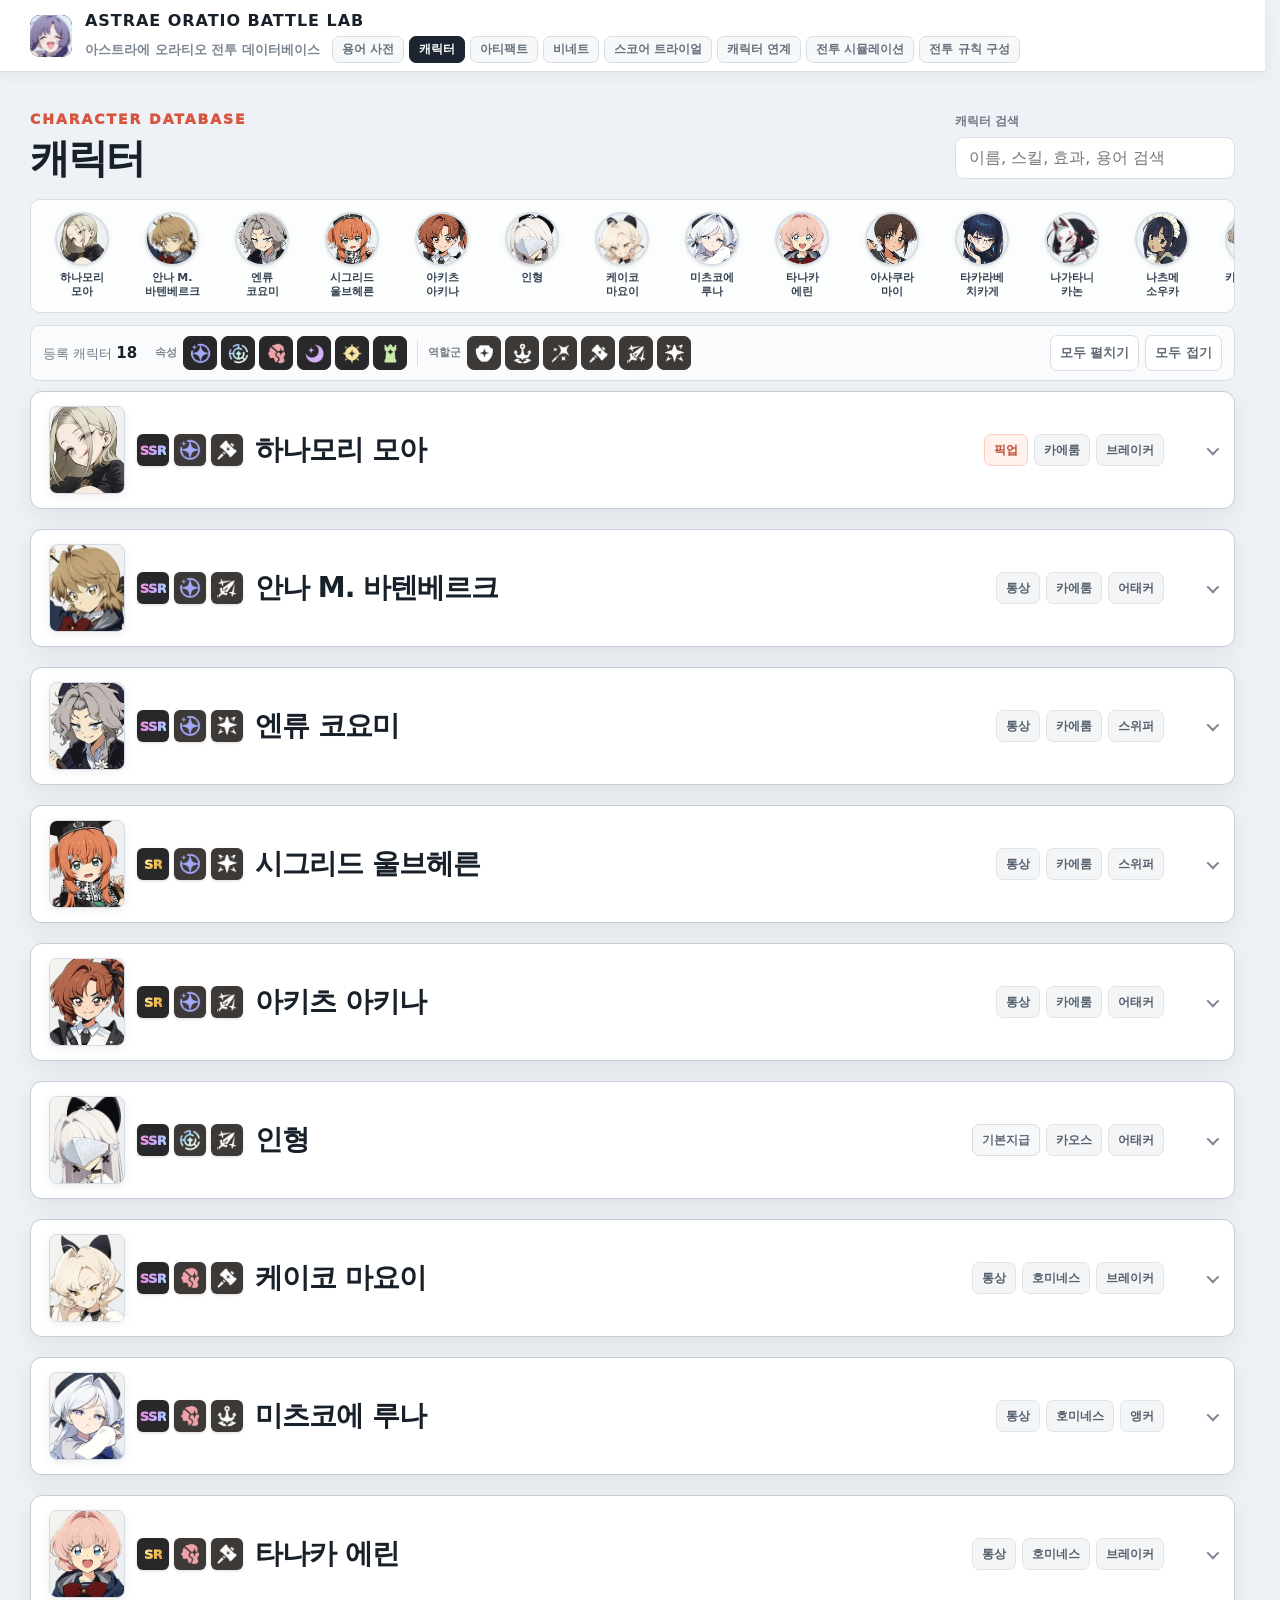
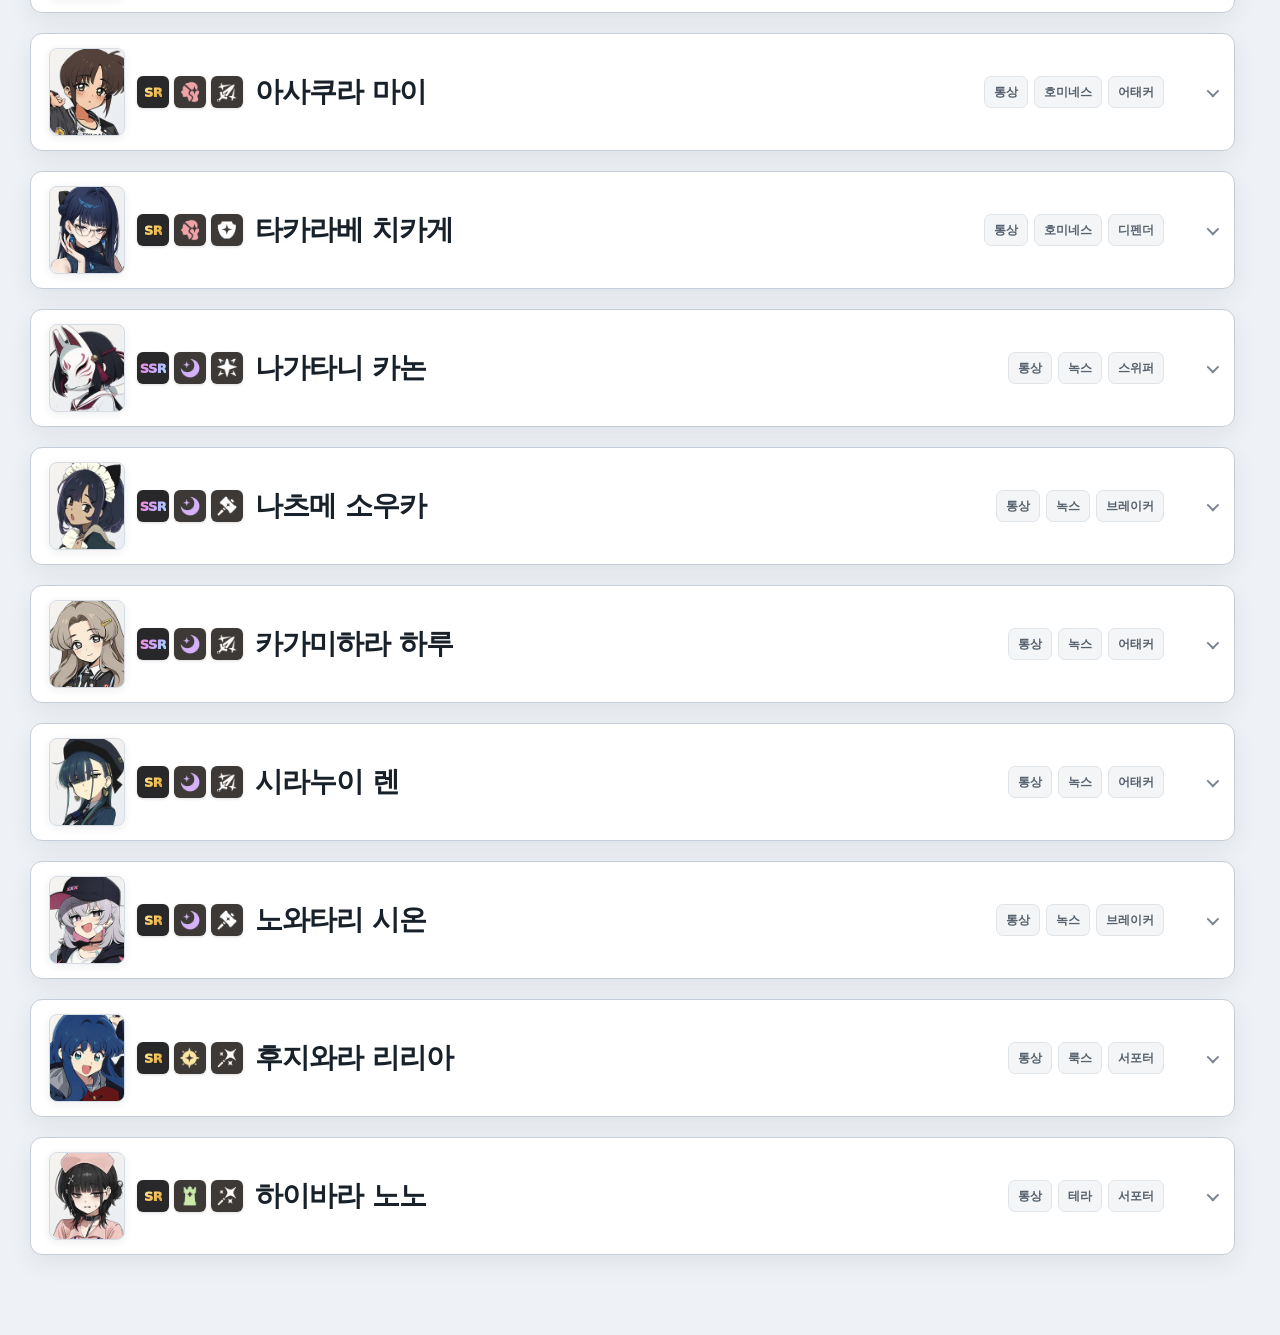
<file: characters.html>
<!DOCTYPE html>

<html lang="ko">
<head>
<meta charset="utf-8"/>
<meta content="width=device-width, initial-scale=1" name="viewport"/>
<meta content="아스트라에 오라티오 캐릭터 전투 데이터베이스" name="description"/>
<title>캐릭터 | Astrae Oratio Battle Lab</title>
<link href="styles.css?v=65" rel="stylesheet"/>
<style>.brand-mark{overflow:hidden;padding:0!important}.brand-mark>img{display:block;width:100%;height:100%;object-fit:cover;object-position:center;border-radius:inherit}</style>
</head>
<body>
<header class="app-topbar">
<div class="brand">
<a aria-label="Astrae Oratio Battle Lab 캐릭터 페이지" class="brand-mark" href="characters.html"><img src="assets/site-brand-portrait.jpg" alt="" width="46" height="46" fetchpriority="high"></a>
<div class="brand-copy">
<a class="brand-title" href="characters.html"><strong>ASTRAE ORATIO BATTLE LAB</strong></a>
<div class="brand-lower">
<small>아스트라에 오라티오 전투 데이터베이스</small>
<nav aria-label="페이지 이동" class="site-nav"><a href="glossary.html">용어 사전</a><a aria-current="page" class="active" href="characters.html">캐릭터</a><a href="artifacts.html">아티팩트</a><a href="vignettes.html">비네트</a><a href="score-trial.html">스코어 트라이얼</a><a href="character-partners.html?v=nav-20261025">캐릭터 연계</a><a href="combat.html">전투 시뮬레이션</a><a href="combat-rules.html">전투 규칙 구성</a></nav>
</div>
</div>
</div>
</header>
<main class="page-shell" id="top">
<header class="page-heading character-page-heading" id="characters">
<div class="page-heading-copy">
<span>CHARACTER DATABASE</span>
<h1>캐릭터</h1>
</div>
<label class="search-field">
<span>캐릭터 검색</span>
<input id="character-search" placeholder="이름, 스킬, 효과, 용어 검색" type="search"/>
</label>
</header>
<nav aria-label="캐릭터 바로가기" class="character-jumpbar" data-card-count="18" data-static-order="true" id="character-jumpbar"><a aria-label="하나모리 모아 정보로 이동" class="character-jump-button" data-character-target="character-moa" href="#character-moa"><span class="character-jump-portrait"><img alt="" decoding="async" height="54" loading="eager" src="assets/cards/moa.webp" width="54"/></span><span class="character-jump-name"><span class="jump-name-line">하나모리</span><span class="jump-name-line">모아</span></span></a><a aria-label="안나 M. 바텐베르크 정보로 이동" class="character-jump-button" data-character-target="character-anna" href="#character-anna"><span class="character-jump-portrait"><img alt="" decoding="async" height="54" loading="eager" src="assets/cards/anna.webp" width="54"/></span><span class="character-jump-name"><span class="jump-name-line">안나 M.</span><span class="jump-name-line">바텐베르크</span></span></a><a aria-label="엔류 코요미 정보로 이동" class="character-jump-button" data-character-target="character-koyomi" href="#character-koyomi"><span class="character-jump-portrait"><img alt="" decoding="async" height="54" loading="eager" src="assets/cards/koyomi.webp" width="54"/></span><span class="character-jump-name"><span class="jump-name-line">엔류</span><span class="jump-name-line">코요미</span></span></a><a aria-label="시그리드 울브헤른 정보로 이동" class="character-jump-button" data-character-target="character-sigrid" href="#character-sigrid"><span class="character-jump-portrait"><img alt="" decoding="async" height="54" loading="eager" src="assets/cards/sigrid.webp" width="54"/></span><span class="character-jump-name"><span class="jump-name-line">시그리드</span><span class="jump-name-line">울브헤른</span></span></a><a aria-label="아키츠 아키나 정보로 이동" class="character-jump-button" data-character-target="character-akina" href="#character-akina"><span class="character-jump-portrait"><img alt="" decoding="async" height="54" loading="eager" src="assets/cards/akina.webp" width="54"/></span><span class="character-jump-name"><span class="jump-name-line">아키츠</span><span class="jump-name-line">아키나</span></span></a><a aria-label="인형 정보로 이동" class="character-jump-button" data-character-target="character-doll" href="#character-doll"><span class="character-jump-portrait"><img alt="" decoding="async" height="54" loading="eager" src="assets/cards/doll.webp" width="54"/></span><span class="character-jump-name"><span class="jump-name-line">인형</span></span></a><a aria-label="케이코 마요이 정보로 이동" class="character-jump-button" data-character-target="character-mayoi" href="#character-mayoi"><span class="character-jump-portrait"><img alt="" decoding="async" height="54" loading="eager" src="assets/cards/mayoi.webp" width="54"/></span><span class="character-jump-name"><span class="jump-name-line">케이코</span><span class="jump-name-line">마요이</span></span></a><a aria-label="미츠코에 루나 정보로 이동" class="character-jump-button" data-character-target="character-luna" href="#character-luna"><span class="character-jump-portrait"><img alt="" decoding="async" height="54" loading="eager" src="assets/cards/luna.webp" width="54"/></span><span class="character-jump-name"><span class="jump-name-line">미츠코에</span><span class="jump-name-line">루나</span></span></a><a aria-label="타나카 에린 정보로 이동" class="character-jump-button" data-character-target="character-erin" href="#character-erin"><span class="character-jump-portrait"><img alt="" decoding="async" height="54" loading="eager" src="assets/cards/erin.webp" width="54"/></span><span class="character-jump-name"><span class="jump-name-line">타나카</span><span class="jump-name-line">에린</span></span></a><a aria-label="아사쿠라 마이 정보로 이동" class="character-jump-button" data-character-target="character-mai" href="#character-mai"><span class="character-jump-portrait"><img alt="" decoding="async" height="54" loading="eager" src="assets/cards/mai.webp" width="54"/></span><span class="character-jump-name"><span class="jump-name-line">아사쿠라</span><span class="jump-name-line">마이</span></span></a><a aria-label="타카라베 치카게 정보로 이동" class="character-jump-button" data-character-target="character-chikage" href="#character-chikage"><span class="character-jump-portrait"><img alt="" decoding="async" height="54" loading="eager" src="assets/cards/chikage.webp" width="54"/></span><span class="character-jump-name"><span class="jump-name-line">타카라베</span><span class="jump-name-line">치카게</span></span></a><a aria-label="나가타니 카논 정보로 이동" class="character-jump-button" data-character-target="character-canon" href="#character-canon"><span class="character-jump-portrait"><img alt="" decoding="async" height="54" loading="eager" src="assets/cards/canon.webp" width="54"/></span><span class="character-jump-name"><span class="jump-name-line">나가타니</span><span class="jump-name-line">카논</span></span></a><a aria-label="나츠메 소우카 정보로 이동" class="character-jump-button" data-character-target="character-souka" href="#character-souka"><span class="character-jump-portrait"><img alt="" decoding="async" height="54" loading="eager" src="assets/cards/souka.webp" width="54"/></span><span class="character-jump-name"><span class="jump-name-line">나츠메</span><span class="jump-name-line">소우카</span></span></a><a aria-label="카가미하라 하루 정보로 이동" class="character-jump-button" data-character-target="character-haru" href="#character-haru"><span class="character-jump-portrait"><img alt="" decoding="async" height="54" loading="eager" src="assets/cards/haru.webp" width="54"/></span><span class="character-jump-name"><span class="jump-name-line">카가미하라</span><span class="jump-name-line">하루</span></span></a><a aria-label="시라누이 렌 정보로 이동" class="character-jump-button" data-character-target="character-ren" href="#character-ren"><span class="character-jump-portrait"><img alt="" decoding="async" height="54" loading="eager" src="assets/cards/ren.webp" width="54"/></span><span class="character-jump-name"><span class="jump-name-line">시라누이</span><span class="jump-name-line">렌</span></span></a><a aria-label="노와타리 시온 정보로 이동" class="character-jump-button" data-character-target="character-shion" href="#character-shion"><span class="character-jump-portrait"><img alt="" decoding="async" height="54" loading="eager" src="assets/cards/shion.webp" width="54"/></span><span class="character-jump-name"><span class="jump-name-line">노와타리</span><span class="jump-name-line">시온</span></span></a><a aria-label="후지와라 리리아 정보로 이동" class="character-jump-button" data-character-target="character-liria" href="#character-liria"><span class="character-jump-portrait"><img alt="" decoding="async" height="54" loading="eager" src="assets/cards/liria.webp" width="54"/></span><span class="character-jump-name"><span class="jump-name-line">후지와라</span><span class="jump-name-line">리리아</span></span></a><a aria-label="하이바라 노노 정보로 이동" class="character-jump-button" data-character-target="character-nono" href="#character-nono"><span class="character-jump-portrait"><img alt="" decoding="async" height="54" loading="eager" src="assets/cards/nono.webp" width="54"/></span><span class="character-jump-name"><span class="jump-name-line">하이바라</span><span class="jump-name-line">노노</span></span></a></nav>
<div class="list-toolbar">
<div class="toolbar-primary">
<span class="character-total">등록 캐릭터 <b id="character-count">18</b></span>
<div aria-label="속성 및 역할군 필터" class="character-filters">
<div aria-label="속성 필터" class="filter-group">
<span class="filter-group-label">속성</span>
<div class="filter-buttons">
<button class="filter-icon-button" data-filter-group="element" data-filter-value="caelum" data-tooltip="속성 · 카에룸" type="button"><img alt="카에룸" src="assets/caelum.png"/></button>
<button class="filter-icon-button" data-filter-group="element" data-filter-value="chaos" data-tooltip="속성 · 카오스" type="button"><img alt="카오스" src="assets/chaos.png"/></button>
<button class="filter-icon-button" data-filter-group="element" data-filter-value="homines" data-tooltip="속성 · 호미네스" type="button"><img alt="호미네스" src="assets/homines.png"/></button>
<button class="filter-icon-button" data-filter-group="element" data-filter-value="nox" data-tooltip="속성 · 녹스" type="button"><img alt="녹스" src="assets/nox.png"/></button>
<button class="filter-icon-button" data-filter-group="element" data-filter-value="lux" data-tooltip="속성 · 룩스" type="button"><img alt="룩스" src="assets/lux.png"/></button>
<button class="filter-icon-button" data-filter-group="element" data-filter-value="terra" data-tooltip="속성 · 테라" type="button"><img alt="테라" src="assets/terra.png"/></button>
</div>
</div>
<span aria-hidden="true" class="filter-divider"></span>
<div aria-label="역할군 필터" class="filter-group">
<span class="filter-group-label">역할군</span>
<div class="filter-buttons">
<button class="filter-icon-button" data-filter-group="role" data-filter-value="defender" data-tooltip="역할군 · 디펜더" type="button"><img alt="디펜더" src="assets/defender.png"/></button>
<button class="filter-icon-button" data-filter-group="role" data-filter-value="anchor" data-tooltip="역할군 · 앵커" type="button"><img alt="앵커" src="assets/anchor.png"/></button>
<button class="filter-icon-button" data-filter-group="role" data-filter-value="supporter" data-tooltip="역할군 · 서포터" type="button"><img alt="서포터" src="assets/supporter.png"/></button>
<button class="filter-icon-button" data-filter-group="role" data-filter-value="breaker" data-tooltip="역할군 · 브레이커" type="button"><img alt="브레이커" src="assets/breaker.png"/></button>
<button class="filter-icon-button" data-filter-group="role" data-filter-value="attacker" data-tooltip="역할군 · 어태커" type="button"><img alt="어태커" src="assets/attacker.png"/></button>
<button class="filter-icon-button" data-filter-group="role" data-filter-value="sweeper" data-tooltip="역할군 · 스위퍼" type="button"><img alt="스위퍼" src="assets/sweeper.png"/></button>
</div>
</div>
<button aria-hidden="true" class="reset-filters is-placeholder" disabled id="reset-filters" type="button">필터 해제</button>
</div>
</div>
<div class="toolbar-actions">
<button id="expand-all" type="button">모두 펼치기</button>
<button id="collapse-all" type="button">모두 접기</button>
</div>
</div>
<section aria-label="캐릭터 목록" class="character-list" id="character-list">
<!-- 모아 -->
<!-- 안나 -->
<!-- 인형 -->
<!-- 마요이 -->
<details class="character-card" data-element="caelum" data-role="breaker" id="character-moa">
<summary class="character-summary">
<div class="character-identity">
<span class="character-portrait"><img alt="하나모리 모아 초상화" class="character-portrait-image portrait-moa" decoding="async" height="88" src="assets/cards/moa.webp" width="76"/></span>
<span class="character-identity-icons">
<span aria-label="SSR 등급" class="identity-icon-bg rarity-emblem rarity-ssr"><span>SSR</span></span>
<span class="identity-icon-bg"><img alt="" class="character-identity-icon" src="assets/caelum.png"/></span>
<span class="identity-icon-bg"><img alt="" class="character-identity-icon" src="assets/breaker.png"/></span>
</span>
<div class="character-name-group"><h2>하나모리 모아</h2></div>
</div>
<div aria-label="캐릭터 키워드" class="character-tags">
<span class="character-tag hot">픽업</span>
<span class="character-tag">카에룸</span>
<span class="character-tag">브레이커</span>
</div>
<span aria-hidden="true" class="summary-action"><i></i></span>
</summary>
<div class="character-content">
<nav aria-label="하나모리 모아 내부 이동" class="section-nav">
<button data-target="moa-skills" type="button">스킬</button>
<button data-target="moa-ability" type="button">고유 능력</button>
<button data-target="moa-domain" type="button">영지 선언</button>
<button data-target="moa-nodes" type="button">마력 노드</button>
</nav>
<section class="character-section" id="moa-skills">
<header class="section-heading"><span>01</span><div><h3>스킬</h3></div></header>
<div class="reading-list">
<article class="reading-row" id="skill-moa-repin-de-justis">
<header class="row-heading"><span class="row-type">ULTIMATE</span><h4>레핀 드 쥐스티스</h4></header>
<div class="row-body">
<div class="skill-meta"><span class="row-badge">근거리</span><span class="row-badge">CT 1</span><span class="row-badge">US 1000</span><span class="row-badge">AP 1</span></div>
<p>적 1인에게 <b>734.3%</b> 피해.</p>
<p>대상이 <button class="term-link" data-term="notice">#괴도의 예고장</button> 보유 시 치명타 확률 15%만큼 <button class="term-link" data-term="plunder">#강탈</button> 부여 <span class="subtle">(유지 라운드 7)</span>.</p>
<p><button class="term-link" data-term="notice">#괴도의 예고장</button> 제거.</p>
</div>
</article>
<article class="reading-row">
<header class="row-heading"><span class="row-type">BATTLE SKILL</span><h4><span class="skill-step-prefix">[1단]</span> <span class="skill-parent-name">칸 드 콩바</span> : <strong class="skill-variant-inline">괴도의 지팡이술, 첫 번째</strong></h4></header>
<div class="row-body">
<div class="skill-meta"><span class="row-badge">근거리</span><span class="row-badge">CT 5</span><span class="row-badge">AP 1</span></div>
<p>적 1인에게 <b>366.6%</b> 피해.</p>
</div>
</article>
<article class="reading-row">
<header class="row-heading"><span class="row-type">BATTLE SKILL</span><h4><span class="skill-step-prefix">[2단]</span> <span class="skill-parent-name">칸 드 콩바</span> : <strong class="skill-variant-inline">괴도의 지팡이술, 두 번째</strong></h4></header>
<div class="row-body">
<div class="skill-meta"><span class="row-badge">근거리</span><span class="row-badge">CT 5</span><span class="row-badge">AP 1</span></div>
<p>적 1인에게 <b>400%</b> 피해.</p>
<p><button class="term-link" data-term="fracture">#파쇄</button> 1중첩 소모.</p>
<p><button class="term-link" data-term="fracture">#파쇄</button> 소모 시마다 <b>500%</b> 추가 피해.</p>
</div>
</article>
<article class="reading-row">
<header class="row-heading"><span class="row-type">TAG ATTACK</span><h4>태그 어택 스킬</h4></header>
<div class="row-body">
<div class="skill-meta"><span class="row-badge">근거리</span><span class="row-badge">AP 1</span></div>
<p>적 1인에게 <b>226.5%</b> 피해.</p>
<p><button class="term-link" data-term="notice">#괴도의 예고장</button> 부여.</p>
</div>
</article>
<article class="reading-row">
<header class="row-heading"><span class="row-type">TAG SPECIAL</span><h4>태그 스페셜 스킬</h4></header>
<div class="row-body">
<div class="skill-meta"><span class="row-badge">근거리</span><span class="row-badge">CT 5</span><span class="row-badge">AP 1</span></div>
<p><button class="term-link" data-term="assault-block">#강습 차단</button> 판정.</p>
<p>적 1인에게 <b>476.8%</b> 피해.</p>
<p><button class="term-link" data-term="fracture">#파쇄</button> 1중첩 소모.</p>
</div>
</article>
</div>
</section>
<section class="character-section" id="moa-ability">
<header class="section-heading"><span>02</span><div><h3>고유 능력</h3></div></header>
<div class="reading-list">
<article class="reading-row">
<header class="row-heading"><span class="row-type">UNIQUE</span><h4>한밤의 수호자</h4></header>
<div class="row-body"><p><button class="term-link" data-term="notice">#괴도의 예고장</button> 부여 시 타격력 <b>20.1%</b> 증가 <span class="subtle">(최대 1중첩 / 유지 라운드 1)</span>.</p></div>
</article>
</div>
</section>
<section class="character-section" id="moa-domain">
<header class="section-heading"><span>03</span><div><h3>영지 선언</h3></div></header>
<div class="domain-panel">
<div class="domain-condition"><b>발동 조건</b><span>전투 스킬 6회 사용</span></div>
<div class="domain-effects">
<p>얼티메이트 스킬, 전투 스킬의 재사용 대기 시간 초기화.</p>
<p>AP +2, US +250.</p>
</div>
</div>
</section>
<section class="character-section" id="moa-nodes">
<header class="section-heading"><span>04</span><div><h3>마력 노드</h3></div></header>
<div aria-label="마력 노드 개방 순서" class="node-unlock-order"><span class="node-unlock-label">개방 순서</span><span class="node-unlock-route">01 → 02 → 03</span><span class="node-unlock-route">01 → 04 → 05</span></div>
<div class="potential-list">
<article class="potential-row"><div class="potential-index">01</div><div class="potential-name">차가운 밤, 어두운 그림자</div><div class="potential-detail">아군 전체에게 <button class="term-link" data-term="magic-release">#마력 개방</button> 부여.</div></article>
<article class="potential-row"><div class="potential-index">02</div><div class="potential-name">야경꾼의 발자국</div><div class="potential-detail">전투 스킬 피해량 30% 증가. ‘괴도의 지팡이술, 첫 번째’ 사용 시 대상에게 <button class="term-link" data-term="fracture">#파쇄</button> 1중첩 부여.</div></article>
<article class="potential-row"><div class="potential-index">03</div><div class="potential-name">낭만을 추구하는 자</div><div class="potential-detail">태그 스페셜 스킬 피해량 15% 증가. 태그 스페셜 스킬 사용 시 대상에게 <button class="term-link" data-term="notice">#괴도의 예고장</button> 부여.</div></article>
<article class="potential-row"><div class="potential-index">04</div><div class="potential-name">바람과 함께 사라지다</div><div class="potential-detail"><button class="term-link" data-term="plunder">#강탈</button> 3회 부여 시 AP +1.</div></article>
<article class="potential-row"><div class="potential-index">05</div><div class="potential-name">한밤중에 피어난 장미</div><div class="potential-detail">얼티메이트 스킬 피해량 15% 증가. 최대 US 포인트 100% 증가.</div></article>
</div>
</section>
</div>
</details><details class="character-card" data-element="caelum" data-role="attacker" id="character-anna">
<summary class="character-summary">
<div class="character-identity">
<span class="character-portrait"><img alt="안나 M. 바텐베르크 초상화" class="character-portrait-image portrait-anna" decoding="async" height="88" src="assets/cards/anna.webp" width="76"/></span>
<span class="character-identity-icons">
<span aria-label="SSR 등급" class="identity-icon-bg rarity-emblem rarity-ssr"><span>SSR</span></span>
<span class="identity-icon-bg"><img alt="" class="character-identity-icon" src="assets/caelum.png"/></span>
<span class="identity-icon-bg"><img alt="" class="character-identity-icon" src="assets/attacker.png"/></span>
</span>
<div class="character-name-group"><h2>안나 M. 바텐베르크</h2></div>
</div>
<div aria-label="캐릭터 키워드" class="character-tags">
<span class="character-tag">통상</span>
<span class="character-tag">카에룸</span>
<span class="character-tag">어태커</span>
</div>
<span aria-hidden="true" class="summary-action"><i></i></span>
</summary>
<div class="character-content">
<nav aria-label="안나 M. 바텐베르크 내부 이동" class="section-nav">
<button data-target="anna-skills" type="button">스킬</button>
<button data-target="anna-ability" type="button">고유 능력</button>
<button data-target="anna-domain" type="button">영지 선언</button>
<button data-target="anna-nodes" type="button">마력 노드</button>
</nav>
<section class="character-section" id="anna-skills">
<header class="section-heading"><span>01</span><div><h3>스킬</h3></div></header>
<div class="reading-list">
<article class="reading-row">
<header class="row-heading"><span class="row-type">ULTIMATE</span><h4>드라이파허 블리츠슈니트</h4></header>
<div class="row-body">
<div class="skill-meta"><span class="row-badge">근거리</span><span class="row-badge">CT 1</span><span class="row-badge">US 2000</span><span class="row-badge">AP 1</span></div>
<p>적 1인에게 <b>391.2%</b> 피해.</p>
<p>파쇄 1중첩 부여.</p>
</div>
</article>
<article class="reading-row">
<header class="row-heading"><span class="row-type">BATTLE SKILL</span><h4><span class="skill-step-prefix">[1단]</span> <span class="skill-parent-name">전투의 예술</span> : <strong class="skill-variant-inline">번개 같은 찌르기</strong></h4></header>
<div class="row-body">
<div class="skill-meta"><span class="row-badge">근거리</span><span class="row-badge">CT 5</span><span class="row-badge">AP 1</span></div>
<p>적 1인에게 <b>252.5%</b> 피해.</p>
</div>
</article>
<article class="reading-row">
<header class="row-heading"><span class="row-type">BATTLE SKILL</span><h4><span class="skill-step-prefix">[2단]</span> <span class="skill-parent-name">전투의 예술</span> : <strong class="skill-variant-inline">번뜩이는 삼단베기</strong></h4></header>
<div class="row-body">
<div class="skill-meta"><span class="row-badge">근거리</span><span class="row-badge">CT 5</span><span class="row-badge">AP 1</span></div>
<p>적 1인에게 <b>255.2%</b> 피해.</p>
</div>
</article>
<article class="reading-row">
<header class="row-heading"><span class="row-type">BATTLE SKILL</span><h4><span class="skill-step-prefix">[3단]</span> <span class="skill-parent-name">전투의 예술</span> : <strong class="skill-variant-inline">정수리 낙하 베기</strong></h4></header>
<div class="row-body">
<div class="skill-meta"><span class="row-badge">근거리</span><span class="row-badge">CT 5</span><span class="row-badge">AP 1</span></div>
<p>적 1인에게 <b>291.6%</b> 피해.</p>
<p>파쇄 1중첩 부여.</p>
</div>
</article>
<article class="reading-row">
<header class="row-heading"><span class="row-type">TAG ATTACK</span><h4>태그 어택 스킬</h4></header>
<div class="row-body">
<div class="skill-meta"><span class="row-badge">근거리</span><span class="row-badge">AP 1</span></div>
<p>적 1인에게 <b>150%</b> 피해.</p>
</div>
</article>
</div>
</section>
<section class="character-section" id="anna-ability">
<header class="section-heading"><span>02</span><div><h3>고유 능력</h3></div></header>
<div class="reading-list">
<article class="reading-row">
<header class="row-heading"><span class="row-type">UNIQUE</span><h4>기사도의 정신</h4></header>
<div class="row-body">
<p>얼티메이트 스킬 사용 시 전투 스킬 피해량 <b>35.6%</b> 증가 <span class="subtle">(유지 라운드 2)</span>.</p>
</div>
</article>
</div>
</section>
<section class="character-section" id="anna-domain">
<header class="section-heading"><span>03</span><div><h3>영지 선언</h3></div></header>
<div class="domain-panel">
<div class="domain-condition"><b>발동 조건</b><span>전투 스킬 9회 사용</span></div>
<div class="domain-effects">
<p>얼티메이트 스킬, 전투 스킬의 재사용 대기 시간 초기화.</p>
<p>AP +2, US +250.</p>
</div>
</div>
</section>
<section class="character-section" id="anna-nodes">
<header class="section-heading"><span>04</span><div><h3>마력 노드</h3></div></header>
<div aria-label="마력 노드 개방 순서" class="node-unlock-order"><span class="node-unlock-label">개방 순서</span><span class="node-unlock-route">01 → 02 → 03</span><span class="node-unlock-route">01 → 04 → 05</span></div>
<div class="potential-list">
<article class="potential-row"><div class="potential-index">01</div><div class="potential-name">앰버의 광채</div><div class="potential-detail">아군 전체에게 마력 개방 부여.</div></article>
<article class="potential-row"><div class="potential-index">02</div><div class="potential-name">칼날에 흐르는 뇌성</div><div class="potential-detail">카운터 스킬 사용 시 번개 같은 찌르기의 AP 소모량 0 <span class="subtle">(최대 1회 / 유지 라운드 1)</span>.</div></article>
<article class="potential-row"><div class="potential-index">03</div><div class="potential-name">자각하는 마음</div><div class="potential-detail">번개 같은 찌르기 사용 시 대상에게 파쇄 1중첩 부여.</div></article>
<article class="potential-row"><div class="potential-index">04</div><div class="potential-name">기사의 덕목</div><div class="potential-detail">얼티메이트 스킬 사용 시 전투 스킬 재사용 대기 시간 초기화.</div></article>
<article class="potential-row"><div class="potential-index">05</div><div class="potential-name">새로운 맹세</div><div class="potential-detail">얼티메이트 스킬의 AP 소모량 -1.</div></article>
</div>
</section>
</div>
</details><details class="character-card" data-element="caelum" data-role="sweeper" id="character-koyomi">
<summary class="character-summary">
<div class="character-identity">
<span class="character-portrait"><img alt="엔류 코요미 초상화" class="character-portrait-image portrait-koyomi" decoding="async" height="88" src="assets/cards/koyomi.webp" width="76"/></span>
<span class="character-identity-icons">
<span aria-label="SSR 등급" class="identity-icon-bg rarity-emblem rarity-ssr"><span>SSR</span></span>
<span class="identity-icon-bg"><img alt="" class="character-identity-icon" src="assets/caelum.png"/></span>
<span class="identity-icon-bg"><img alt="" class="character-identity-icon" src="assets/sweeper.png"/></span>
</span>
<div class="character-name-group"><h2>엔류 코요미</h2></div>
</div>
<div aria-label="캐릭터 키워드" class="character-tags">
<span class="character-tag">통상</span>
<span class="character-tag">카에룸</span>
<span class="character-tag">스위퍼</span>
</div>
<span aria-hidden="true" class="summary-action"><i></i></span>
</summary>
<div class="character-content">
<nav aria-label="엔류 코요미 내부 이동" class="section-nav">
<button data-target="koyomi-skills" type="button">스킬</button>
<button data-target="koyomi-ability" type="button">고유 능력</button>
<button data-target="koyomi-domain" type="button">영지 선언</button>
<button data-target="koyomi-nodes" type="button">마력 노드</button>
</nav>
<section class="character-section" id="koyomi-skills">
<header class="section-heading"><span>01</span><div><h3>스킬</h3></div></header>
<div class="reading-list">
<article class="reading-row">
<header class="row-heading"><span class="row-type">ULTIMATE</span><h4>불사르는 염룡, 스바로지츠의 숨결이여!</h4></header>
<div class="row-body">
<div class="skill-meta"><span class="row-badge">원거리</span><span class="row-badge">CT 1</span><span class="row-badge">US 3000</span><span class="row-badge">AP 1</span></div>
<p>적 전체에게 <b>589.9%</b> 피해.</p>
</div>
</article>
<article class="reading-row">
<header class="row-heading"><span class="row-type">BATTLE SKILL</span><h4><span class="skill-step-prefix">[1단]</span> <span class="skill-parent-name">엔류 가의 마녀술</span> : <strong class="skill-variant-inline">염룡의 화염구</strong></h4></header>
<div class="row-body">
<div class="skill-meta"><span class="row-badge">원거리</span><span class="row-badge">CT 9</span><span class="row-badge">AP 1</span></div>
<p>적 전체에게 <b>234.2%</b> 피해.</p>
<p>파쇄 1중첩 부여.</p>
</div>
</article>
<article class="reading-row">
<header class="row-heading"><span class="row-type">BATTLE SKILL</span><h4><span class="skill-step-prefix">[2단]</span> <span class="skill-parent-name">엔류 가의 마녀술</span> : <strong class="skill-variant-inline">염룡의 파도</strong></h4></header>
<div class="row-body">
<div class="skill-meta"><span class="row-badge">원거리</span><span class="row-badge">CT 9</span><span class="row-badge">AP 1</span></div>
<p>적 전체에게 <b>225.1%</b> 피해.</p>
</div>
</article>
<article class="reading-row">
<header class="row-heading"><span class="row-type">BATTLE SKILL</span><h4><span class="skill-step-prefix">[3단]</span> <span class="skill-parent-name">엔류 가의 마녀술</span> : <strong class="skill-variant-inline">염룡의 소낙비</strong></h4></header>
<div class="row-body">
<div class="skill-meta"><span class="row-badge">원거리</span><span class="row-badge">CT 9</span><span class="row-badge">AP 1</span></div>
<p>적 전체에게 <b>282.9%</b> 피해.</p>
</div>
</article>
<article class="reading-row">
<header class="row-heading"><span class="row-type">TAG ATTACK</span><h4>태그 어택 스킬</h4></header>
<div class="row-body">
<div class="skill-meta"><span class="row-badge">원거리</span><span class="row-badge">AP 1</span></div>
<p>적 전체에게 <b>183%</b> 피해.</p>
</div>
</article>
</div>
</section>
<section class="character-section" id="koyomi-ability">
<header class="section-heading"><span>02</span><div><h3>고유 능력</h3></div></header>
<div class="reading-list">
<article class="reading-row">
<header class="row-heading"><span class="row-type">UNIQUE</span><h4>염룡의 혈맥</h4></header>
<div class="row-body"><p>전투 시작 시 US 포인트 +750.</p></div>
</article>
</div>
</section>
<section class="character-section" id="koyomi-domain">
<header class="section-heading"><span>03</span><div><h3>영지 선언</h3></div></header>
<div class="domain-panel">
<div class="domain-condition"><b>발동 조건</b><span>얼티메이트 스킬 2회 사용</span></div>
<div class="domain-effects">
<p>얼티메이트 스킬, 전투 스킬의 재사용 대기 시간 초기화.</p>
<p>AP +2, US +250.</p>
</div>
</div>
</section>
<section class="character-section" id="koyomi-nodes">
<header class="section-heading"><span>04</span><div><h3>마력 노드</h3></div></header>
<div aria-label="마력 노드 개방 순서" class="node-unlock-order"><span class="node-unlock-label">개방 순서</span><span class="node-unlock-route">01 → 02 → 03</span><span class="node-unlock-route">01 → 04 → 05</span></div>
<div class="potential-list">
<article class="potential-row"><div class="potential-index">01</div><div class="potential-name">이어받은 불씨</div><div class="potential-detail">아군 전체에게 마력 개방 부여.</div></article>
<article class="potential-row"><div class="potential-index">02</div><div class="potential-name">타오르기 시작한 불꽃</div><div class="potential-detail">전투 스킬 사용 시 대상에게 화상 1단계 부여.</div></article>
<article class="potential-row"><div class="potential-index">03</div><div class="potential-name">혈맥에 깃든 염룡</div><div class="potential-detail">고유 능력의 US 포인트 회복량 100% 증가.</div></article>
<article class="potential-row"><div class="potential-index">04</div><div class="potential-name">스바로지츠의 계승자</div><div class="potential-detail">태그 어택 스킬 사용 시 전투 스킬 재사용 대기시간 -1.</div></article>
<article class="potential-row"><div class="potential-index">05</div><div class="potential-name">그 이름, 맹염소녀</div><div class="potential-detail">얼티메이트 스킬 피해량 20% 증가.</div></article>
</div>
</section>
</div>
</details><details class="character-card" data-element="caelum" data-role="sweeper" id="character-sigrid">
<summary class="character-summary">
<div class="character-identity">
<span class="character-portrait"><img alt="시그리드 울브헤른 초상화" class="character-portrait-image portrait-sigrid" decoding="async" height="88" src="assets/cards/sigrid.webp" width="76"/></span>
<span class="character-identity-icons">
<span aria-label="SR 등급" class="identity-icon-bg rarity-emblem rarity-sr"><span>SR</span></span>
<span class="identity-icon-bg"><img alt="" class="character-identity-icon" src="assets/caelum.png"/></span>
<span class="identity-icon-bg"><img alt="" class="character-identity-icon" src="assets/sweeper.png"/></span>
</span>
<div class="character-name-group"><h2>시그리드 울브헤른</h2></div>
</div>
<div aria-label="캐릭터 키워드" class="character-tags">
<span class="character-tag">통상</span>
<span class="character-tag">카에룸</span>
<span class="character-tag">스위퍼</span>
</div>
<span aria-hidden="true" class="summary-action"><i></i></span>
</summary>
<div class="character-content">
<nav aria-label="시그리드 울브헤른 내부 이동" class="section-nav">
<button data-target="sigrid-skills" type="button">스킬</button>
<button data-target="sigrid-ability" type="button">고유 능력</button>
<button data-target="sigrid-domain" type="button">영지 선언</button>
<button data-target="sigrid-nodes" type="button">마력 노드</button>
</nav>
<section class="character-section" id="sigrid-skills">
<header class="section-heading"><span>01</span><div><h3>스킬</h3></div></header>
<div class="reading-list">
<article class="reading-row" id="skill-sigrid-ragnarok">
<header class="row-heading"><span class="row-type">ULTIMATE</span><h4>쇄도하는 라그나로크</h4></header>
<div class="row-body">
<div class="skill-meta"><span class="row-badge">근거리</span><span class="row-badge">CT 1</span><span class="row-badge">US 2000</span><span class="row-badge">AP 1</span></div>
<p>적 전체에게 <b>415.5%</b> 피해.</p>
<p>자신의 고유 능력 적용 중 <b>207.8%</b> 피해.</p>
</div>
</article>
<article class="reading-row">
<header class="row-heading"><span class="row-type">BATTLE SKILL</span><h4><span class="skill-step-prefix">[1단]</span> <span class="skill-parent-name">울브헤른식 도끼술</span> : <strong class="skill-variant-inline">내리치는 번개</strong></h4></header>
<div class="row-body">
<div class="skill-meta"><span class="row-badge">근거리</span><span class="row-badge">CT 5</span><span class="row-badge">AP 1</span><span class="row-badge">차지 스킬</span></div>
<div class="skill-stage">
<p class="stage-title"><b>[차지 1단계]</b></p>
<p>적 전체에게 <b>283.3%</b> 피해.</p>
</div>
<div class="skill-stage">
<p class="stage-title"><b>[차지 2단계]</b></p>
<p>스킬 사용 시 AP 2 소모.</p>
<p>적 전체에게 <b>360.9%</b> 피해.</p>
<p>파쇄 1중첩 소모.</p>
</div>
</div>
</article>
<article class="reading-row">
<header class="row-heading"><span class="row-type">BATTLE SKILL</span><h4><span class="skill-step-prefix">[2단]</span> <span class="skill-parent-name">울브헤른식 도끼술</span> : <strong class="skill-variant-inline">몰아치는 폭풍우</strong></h4></header>
<div class="row-body">
<div class="skill-meta"><span class="row-badge">근거리</span><span class="row-badge">CT 5</span><span class="row-badge">AP 1</span></div>
<p>적 전체에게 <b>203.7%</b> 피해.</p>
</div>
</article>
<article class="reading-row">
<header class="row-heading"><span class="row-type">TAG ATTACK</span><h4>태그 어택 스킬</h4></header>
<div class="row-body">
<div class="skill-meta"><span class="row-badge">근거리</span><span class="row-badge">AP 1</span></div>
<p>적 1인에게 <b>165%</b> 피해.</p>
</div>
</article>
</div>
</section>
<section class="character-section" id="sigrid-ability">
<header class="section-heading"><span>02</span><div><h3>고유 능력</h3></div></header>
<div class="reading-list">
<article class="reading-row">
<header class="row-heading"><span class="row-type">UNIQUE</span><h4>광전사의 혈통</h4></header>
<div class="row-body"><p>전투 시작 시 공격력 <b>16.6%</b> 증가 <span class="subtle">(유지 라운드 6)</span>.</p></div>
</article>
</div>
</section>
<section class="character-section" id="sigrid-domain">
<header class="section-heading"><span>03</span><div><h3>영지 선언</h3></div></header>
<div class="domain-panel">
<div class="domain-condition"><b>발동 조건</b><span>전투 스킬 4회 사용</span></div>
<div class="domain-effects">
<p>얼티메이트 스킬, 전투 스킬의 재사용 대기시간 초기화.</p>
<p>AP +2, US +250.</p>
</div>
</div>
</section>
<section class="character-section" id="sigrid-nodes">
<header class="section-heading"><span>04</span><div><h3>마력 노드</h3></div></header>
<div aria-label="마력 노드 개방 순서" class="node-unlock-order">
<span class="node-unlock-label">개방 순서</span>
<span class="node-unlock-route">01 → 02 → 03</span>
<span class="node-unlock-route">01 → 04 → 05</span>
</div>
<div class="potential-list">
<article class="potential-row"><div class="potential-index">01</div><div class="potential-name">추운 나라에서 온 소녀</div><div class="potential-detail">아군 전체에게 마력 개방 부여.</div></article>
<article class="potential-row"><div class="potential-index">02</div><div class="potential-name">온화한 바이킹</div><div class="potential-detail">얼티메이트 스킬 피해량 30% 증가.</div></article>
<article class="potential-row"><div class="potential-index">03</div><div class="potential-name">스칼라그림손의 힘</div><div class="potential-detail">내리치는 번개를 차지 2단계로 사용 시 대상에게 파쇄 1중첩 소모.</div></article>
<article class="potential-row"><div class="potential-index">04</div><div class="potential-name">야를의 후예</div><div class="potential-detail">고유 능력 유지 라운드 11로 변경.</div></article>
<article class="potential-row"><div class="potential-index">05</div><div class="potential-name">발할라의 방식으로</div><div class="potential-detail">고유 능력 공격력 증가량 100% 증가.</div></article>
</div>
</section>
</div>
</details><details class="character-card" data-element="caelum" data-role="attacker" id="character-akina">
<summary class="character-summary">
<div class="character-identity">
<span class="character-portrait"><img alt="아키츠 아키나 초상화" class="character-portrait-image portrait-akina" decoding="async" height="88" src="assets/cards/akina.webp" width="76"/></span>
<span class="character-identity-icons">
<span aria-label="SR 등급" class="identity-icon-bg rarity-emblem rarity-sr"><span>SR</span></span>
<span class="identity-icon-bg"><img alt="" class="character-identity-icon" src="assets/caelum.png"/></span>
<span class="identity-icon-bg"><img alt="" class="character-identity-icon" src="assets/attacker.png"/></span>
</span>
<div class="character-name-group"><h2>아키츠 아키나</h2></div>
</div>
<div aria-label="캐릭터 키워드" class="character-tags">
<span class="character-tag">통상</span>
<span class="character-tag">카에룸</span>
<span class="character-tag">어태커</span>
</div>
<span aria-hidden="true" class="summary-action"><i></i></span>
</summary>
<div class="character-content">
<nav aria-label="아키츠 아키나 내부 이동" class="section-nav">
<button data-target="akina-skills" type="button">스킬</button>
<button data-target="akina-ability" type="button">고유 능력</button>
<button data-target="akina-domain" type="button">영지 선언</button>
<button data-target="akina-nodes" type="button">마력 노드</button>
</nav>
<section class="character-section" id="akina-skills">
<header class="section-heading"><span>01</span><div><h3>스킬</h3></div></header>
<div class="reading-list">
<article class="reading-row" id="skill-akina-chemistry-alchemy-explosion">
<header class="row-heading"><span class="row-type">ULTIMATE</span><h4>화학, 연금술, 그리고 폭발</h4></header>
<div class="row-body">
<div class="skill-meta"><span class="row-badge">원거리</span><span class="row-badge">CT 1</span><span class="row-badge">US 2000</span><span class="row-badge">AP 1</span></div>
<p>적 1인에게 <b>639.1%</b> 피해.</p>
<p>화상 4단계 부여.</p>
</div>
</article>
<article class="reading-row">
<header class="row-heading"><span class="row-type">BATTLE SKILL</span><h4><span class="skill-step-prefix">[1단]</span> <span class="skill-parent-name">특제 마도구 등장!</span> : <strong class="skill-variant-inline">아키나 특제 &lt;그리스의 불&gt;</strong></h4></header>
<div class="row-body">
<div class="skill-meta"><span class="row-badge">원거리</span><span class="row-badge">CT 1</span><span class="row-badge">AP 1</span></div>
<p>그리스의 불 1개 소모.</p>
<p>적 1인에게 <b>114.8%</b> 피해.</p>
<p>화상 1단계 부여.</p>
</div>
</article>
<article class="reading-row">
<header class="row-heading"><span class="row-type">BATTLE SKILL</span><h4><span class="skill-step-prefix">[2단]</span> <span class="skill-parent-name">특제 마도구 등장!</span> : <strong class="skill-variant-inline">아키나 특제 드롭스</strong></h4></header>
<div class="row-body">
<div class="skill-meta"><span class="row-badge">원거리</span><span class="row-badge">CT 1</span><span class="row-badge">AP 1</span></div>
<p>그리스의 불 1개 소모.</p>
<p>적 1인에게 <b>125.2%</b> 피해.</p>
<p>화상 1단계 부여.</p>
</div>
</article>
<article class="reading-row">
<header class="row-heading"><span class="row-type">BATTLE SKILL</span><h4><span class="skill-step-prefix">[3단]</span> <span class="skill-parent-name">특제 마도구 등장!</span> : <strong class="skill-variant-inline">즉석 충전</strong></h4></header>
<div class="row-body">
<div class="skill-meta"><span class="row-badge">원거리</span><span class="row-badge">CT 5</span><span class="row-badge">AP 1</span></div>
<p>보유한 그리스의 불이 0개일 시 사용.</p>
<p>그리스의 불 3개 충전.</p>
</div>
</article>
<article class="reading-row">
<header class="row-heading"><span class="row-type">TAG ATTACK</span><h4>태그 어택 스킬</h4></header>
<div class="row-body">
<div class="skill-meta"><span class="row-badge">원거리</span><span class="row-badge">AP 1</span></div>
<p>적 1인에게 <b>128.2%</b> 피해.</p>
<p>파쇄 1중첩 부여.</p>
</div>
</article>
</div>
</section>
<section class="character-section" id="akina-ability">
<header class="section-heading"><span>02</span><div><h3>고유 능력</h3></div></header>
<div class="reading-list">
<article class="reading-row">
<header class="row-heading"><span class="row-type">UNIQUE</span><h4>아키나류 연금술</h4></header>
<div class="row-body">
<p>전투 시작 시 그리스의 불 3개 충전.</p>
<p>아키나 특제 드롭스 사용 시 50% 확률로 전투 스킬 재사용 대기시간 초기화.</p>
<p>그리스의 불 1개 충전.</p>
<p>AP +1, US 포인트 +50.</p>
</div>
</article>
</div>
</section>
<section class="character-section" id="akina-domain">
<header class="section-heading"><span>03</span><div><h3>영지 선언</h3></div></header>
<div class="domain-panel">
<div class="domain-condition"><b>발동 조건</b><span>전투 스킬 10회 사용</span></div>
<div class="domain-effects">
<p>얼티메이트 스킬, 전투 스킬의 재사용 대기시간 초기화.</p>
<p>AP +2, US +250.</p>
</div>
</div>
</section>
<section class="character-section" id="akina-nodes">
<header class="section-heading"><span>04</span><div><h3>마력 노드</h3></div></header>
<div aria-label="마력 노드 개방 순서" class="node-unlock-order">
<span class="node-unlock-label">개방 순서</span>
<span class="node-unlock-route">01 → 02 → 03</span>
<span class="node-unlock-route">04 → 05</span>
</div>
<div class="potential-list">
<article class="potential-row"><div class="potential-index">01</div><div class="potential-name">화학과 연금술</div><div class="potential-detail">아군 전체에게 마력 개방 부여.</div></article>
<article class="potential-row"><div class="potential-index">02</div><div class="potential-name">번뜩이는 아이디어</div><div class="potential-detail">즉석 충전 사용 시 아키나 특제 &lt;그리스의 불&gt;의 재사용 대기시간 초기화.</div></article>
<article class="potential-row"><div class="potential-index">03</div><div class="potential-name">실험의 중요성</div><div class="potential-detail">그리스의 불 최대 보유량 6개로 변경. 즉석 충전 사용 시 그리스의 불 충전량 6개로 변경.</div></article>
<article class="potential-row"><div class="potential-index">04</div><div class="potential-name">실패는 성공의 어머니</div><div class="potential-detail">전투 스킬 피해량 25% 증가.</div></article>
<article class="potential-row"><div class="potential-index">05</div><div class="potential-name">마그눔 오푸스</div><div class="potential-detail">얼티메이트 스킬 피해량 25% 증가.</div></article>
</div>
</section>
</div>
</details><details class="character-card" data-element="chaos" data-role="attacker" id="character-doll">
<summary class="character-summary">
<div class="character-identity">
<span class="character-portrait"><img alt="인형 초상화" class="character-portrait-image portrait-doll" decoding="async" height="88" src="assets/cards/doll.webp" width="76"/></span>
<span class="character-identity-icons">
<span aria-label="SSR 등급" class="identity-icon-bg rarity-emblem rarity-ssr"><span>SSR</span></span>
<span class="identity-icon-bg"><img alt="" class="character-identity-icon" src="assets/chaos.png"/></span>
<span class="identity-icon-bg"><img alt="" class="character-identity-icon" src="assets/attacker.png"/></span>
</span>
<div class="character-name-group"><h2>인형</h2></div>
</div>
<div aria-label="캐릭터 키워드" class="character-tags">
<span class="character-tag basic">기본지급</span>
<span class="character-tag">카오스</span>
<span class="character-tag">어태커</span>
</div>
<span aria-hidden="true" class="summary-action"><i></i></span>
</summary>
<div class="character-content">
<nav aria-label="인형 내부 이동" class="section-nav">
<button data-target="doll-skills" type="button">스킬</button>
<button data-target="doll-ability" type="button">고유 능력</button>
<button data-target="doll-domain" type="button">영지 선언</button>
<button data-target="doll-nodes" type="button">마력 노드</button>
</nav>
<section class="character-section" id="doll-skills">
<header class="section-heading"><span>01</span><div><h3>스킬</h3></div></header>
<div class="reading-list">
<article class="reading-row">
<header class="row-heading"><span class="row-type">ULTIMATE</span><h4>테룸 아르보리스</h4></header>
<div class="row-body">
<div class="skill-meta"><span class="row-badge">근거리</span><span class="row-badge">CT 1</span><span class="row-badge">US 1000</span><span class="row-badge">AP 1</span></div>
<p>적 1인에게 <b>538%</b> 피해.</p>
<p><button class="term-link" data-term="curse">#저주</button> 2중첩 부여.</p>
<p><button class="term-link" data-term="guard">#가드</button> 1단계 감소.</p>
</div>
</article>
<article class="reading-row">
<header class="row-heading"><span class="row-type">BATTLE SKILL</span><h4><span class="skill-step-prefix">[1단]</span> <span class="skill-parent-name">무명식 개</span> : <strong class="skill-variant-inline">무명 찌르기 - 개</strong></h4></header>
<div class="row-body">
<div class="skill-meta"><span class="row-badge">근거리</span><span class="row-badge">CT 5</span><span class="row-badge">AP 1</span></div>
<p>적 1인에게 <b>279.9%</b> 피해.</p>
</div>
</article>
<article class="reading-row">
<header class="row-heading"><span class="row-type">BATTLE SKILL</span><h4><span class="skill-step-prefix">[2단]</span> <span class="skill-parent-name">무명식 개</span> : <strong class="skill-variant-inline">연격</strong></h4></header>
<div class="row-body">
<div class="skill-meta"><span class="row-badge">근거리</span><span class="row-badge">CT 5</span><span class="row-badge">AP 1</span></div>
<p>적 1인에게 <b>279.9%</b> 피해.</p>
</div>
</article>
<article class="reading-row">
<header class="row-heading"><span class="row-type">TAG ATTACK</span><h4>태그 어택 스킬</h4></header>
<div class="row-body">
<div class="skill-meta"><span class="row-badge">근거리</span><span class="row-badge">AP 1</span></div>
<p>적 1인에게 <b>208.5%</b> 피해.</p>
</div>
</article>
</div>
</section>
<section class="character-section" id="doll-ability">
<header class="section-heading"><span>02</span><div><h3>고유 능력</h3></div></header>
<div class="reading-list">
<article class="reading-row">
<header class="row-heading"><span class="row-type">UNIQUE</span><h4>대지의 힘</h4></header>
<div class="row-body">
<p>HP 70% 이하일 시 자신에게 최대 HP의 <b>27.9%</b> 만큼 <button class="term-link" data-term="shield">#보호막</button> 부여 <span class="subtle">(유지 라운드 5)</span>.</p>
<p>공격력 <b>20%</b> 증가 <span class="subtle">(최대 1회)</span>.</p>
</div>
</article>
</div>
</section>
<section class="character-section" id="doll-domain">
<header class="section-heading"><span>03</span><div><h3>영지 선언</h3></div></header>
<div class="domain-panel">
<div class="domain-condition"><b>발동 조건</b><span>얼티메이트 스킬 2회 사용</span></div>
<div class="domain-effects">
<p>얼티메이트 스킬, 전투 스킬의 재사용 대기 시간 초기화.</p>
<p>AP +2, US +250.</p>
</div>
</div>
</section>
<section class="character-section" id="doll-nodes">
<header class="section-heading"><span>04</span><div><h3>마력 노드</h3></div></header>
<div aria-label="마력 노드 개방 순서" class="node-unlock-order"><span class="node-unlock-label">개방 순서</span><span class="node-unlock-route">01 → 02 → 03</span><span class="node-unlock-route">04 → 05</span></div>
<div class="potential-list">
<article class="potential-row"><div class="potential-index">01</div><div class="potential-name">미래와 과거의 교차점</div><div class="potential-detail">아군 전체에게 <button class="term-link" data-term="magic-release">#마력 개방</button> 부여.</div></article>
<article class="potential-row"><div class="potential-index">02</div><div class="potential-name">조형 최적화</div><div class="potential-detail">전투 스킬 피해량 20% 증가.</div></article>
<article class="potential-row"><div class="potential-index">03</div><div class="potential-name">가장 충실한 자</div><div class="potential-detail">고유 능력 발동 시 US 포인트 +1000 <span class="subtle">(최대 1회)</span>.</div></article>
<article class="potential-row"><div class="potential-index">04</div><div class="potential-name">소리없이 움트는 새싹</div><div class="potential-detail">고유 능력 <button class="term-link" data-term="shield">#보호막</button>량 100% 증가.</div></article>
<article class="potential-row"><div class="potential-index">05</div><div class="potential-name">마음에 이르는 길</div><div class="potential-detail">얼티메이트 스킬 피해량 20% 증가.</div></article>
</div>
</section>
</div>
</details><details class="character-card" data-element="homines" data-role="breaker" id="character-mayoi">
<summary class="character-summary">
<div class="character-identity">
<span class="character-portrait"><img alt="케이코 마요이 초상화" class="character-portrait-image portrait-mayoi" decoding="async" height="88" src="assets/cards/mayoi.webp" width="76"/></span>
<span class="character-identity-icons">
<span aria-label="SSR 등급" class="identity-icon-bg rarity-emblem rarity-ssr"><span>SSR</span></span>
<span class="identity-icon-bg"><img alt="" class="character-identity-icon" src="assets/homines.png"/></span>
<span class="identity-icon-bg"><img alt="" class="character-identity-icon" src="assets/breaker.png"/></span>
</span>
<div class="character-name-group"><h2>케이코 마요이</h2></div>
</div>
<div aria-label="캐릭터 키워드" class="character-tags">
<span class="character-tag">통상</span>
<span class="character-tag">호미네스</span>
<span class="character-tag">브레이커</span>
</div>
<span aria-hidden="true" class="summary-action"><i></i></span>
</summary>
<div class="character-content">
<nav aria-label="케이코 마요이 내부 이동" class="section-nav">
<button data-target="mayoi-skills" type="button">스킬</button>
<button data-target="mayoi-ability" type="button">고유 능력</button>
<button data-target="mayoi-domain" type="button">영지 선언</button>
<button data-target="mayoi-nodes" type="button">마력 노드</button>
</nav>
<section class="character-section" id="mayoi-skills">
<header class="section-heading"><span>01</span><div><h3>스킬</h3></div></header>
<div class="reading-list">
<article class="reading-row">
<header class="row-heading"><span class="row-type">ULTIMATE</span><h4>카두케우스 루시스</h4></header>
<div class="row-body">
<div class="skill-meta"><span class="row-badge">원거리</span><span class="row-badge">CT 1</span><span class="row-badge">US 2000</span><span class="row-badge">AP 1</span></div>
<p>적 1인에게 <b>444.6%</b> 피해.</p>
<p>다이아몬드 보유 중일 시 <b>889.2%</b> 피해.</p>
</div>
</article>
<article class="reading-row">
<header class="row-heading"><span class="row-type">BATTLE SKILL</span><h4><span class="skill-step-prefix">[1단]</span> <span class="skill-parent-name">보석 마법</span> : <strong class="skill-variant-inline">손에 잡히는 대로 빔</strong></h4></header>
<div class="row-body">
<div class="skill-meta"><span class="row-badge">원거리</span><span class="row-badge">CT 1</span><span class="row-badge">AP 1</span></div>
<p>적 1인에게 <b>142%</b> 피해.</p>
<p>자신에게 루비, 토파즈, 에메랄드 중 하나를 무작위 부여.</p>
<p>4번째 사용 시 다이아몬드 부여 후 사용 횟수 초기화.</p>
<p>이미 부여한 보석은 초기화 전까지 다시 부여되지 않음.</p>
</div>
</article>
<article class="reading-row">
<header class="row-heading"><span class="row-type">BATTLE SKILL</span><h4><span class="skill-step-prefix">[2단]</span> <span class="skill-parent-name">보석 마법</span> : <strong class="skill-variant-inline">한꺼번에 빔</strong></h4></header>
<div class="row-body">
<div class="skill-meta"><span class="row-badge">원거리</span><span class="row-badge">CT 1</span><span class="row-badge">AP 1</span></div>
<p>적 1인에게 <b>409.2%</b> 피해.</p>
<p>다이아몬드 보유 중일 시 연쇄 1중첩 부여.</p>
</div>
</article>
<article class="reading-row">
<header class="row-heading"><span class="row-type">TAG ATTACK</span><h4>태그 어택 스킬</h4></header>
<div class="row-body">
<div class="skill-meta"><span class="row-badge">원거리</span><span class="row-badge">AP 1</span></div>
<p>적 1인에게 <b>171.7%</b> 피해.</p>
</div>
</article>
</div>
</section>
<section class="character-section" id="mayoi-ability">
<header class="section-heading"><span>02</span><div><h3>고유 능력</h3></div></header>
<div class="reading-list">
<article class="reading-row">
<header class="row-heading"><span class="row-type">UNIQUE</span><h4>보석 마법사</h4></header>
<div class="row-body" data-auto-terms="off">
<p>루비: 공격력 <b>20%</b> 증가 <span class="subtle">(유지 라운드 1)</span>.</p>
<p>토파즈: 치명타 확률 <b>+10%</b> <span class="subtle">(유지 라운드 1)</span>.</p>
<p>에메랄드: 타격력 <b>20%</b> 증가 <span class="subtle">(유지 라운드 1)</span>.</p>
<p>다이아몬드: 루비, 에메랄드, 토파즈의 효과 모두 적용 <span class="subtle">(유지 라운드 1)</span>.</p>
</div>
</article>
</div>
</section>
<section class="character-section" id="mayoi-domain">
<header class="section-heading"><span>03</span><div><h3>영지 선언</h3></div></header>
<div class="domain-panel">
<div class="domain-condition"><b>발동 조건</b><span>전투 스킬 8회 사용</span></div>
<div class="domain-effects">
<p>얼티메이트 스킬, 전투 스킬의 재사용 대기 시간 초기화.</p>
<p>AP +2, US +250.</p>
</div>
</div>
</section>
<section class="character-section" id="mayoi-nodes">
<header class="section-heading"><span>04</span><div><h3>마력 노드</h3></div></header>
<div aria-label="마력 노드 개방 순서" class="node-unlock-order"><span class="node-unlock-label">개방 순서</span><span class="node-unlock-route">01 → 03 → 04</span><span class="node-unlock-route">01 → 03 → 05</span><span class="node-unlock-route">02 → 03 → 04</span><span class="node-unlock-route">02 → 03 → 05</span></div>
<div class="potential-list">
<article class="potential-row"><div class="potential-index">01</div><div class="potential-name">루비는 고고하게</div><div class="potential-detail">아군 전체에게 마력 개방 부여.</div></article>
<article class="potential-row"><div class="potential-index">02</div><div class="potential-name">황홀한 에메랄드와 같이</div><div class="potential-detail">전투 스킬 피해량 30% 증가.</div></article>
<article class="potential-row"><div class="potential-index">03</div><div class="potential-name">반짝임은 다이아몬드로</div><div class="potential-detail">고유 능력의 보석 효과량 1.5배 증가.</div></article>
<article class="potential-row"><div class="potential-index">04</div><div class="potential-name">사파이어의 지혜를 담아</div><div class="potential-detail">한꺼번에 빔 사용 시 대상에게 연쇄 1중첩 부여.</div></article>
<article class="potential-row"><div class="potential-index">05</div><div class="potential-name">페리도트는 마땅히</div><div class="potential-detail">최대 US 포인트 100% 증가.</div></article>
</div>
</section>
</div>
</details><details class="character-card" data-element="homines" data-role="anchor" id="character-luna">
<summary class="character-summary">
<div class="character-identity">
<span class="character-portrait"><img alt="미츠코에 루나 초상화" class="character-portrait-image portrait-luna" decoding="async" height="88" src="assets/cards/luna.webp" width="76"/></span>
<span class="character-identity-icons">
<span aria-label="SSR 등급" class="identity-icon-bg rarity-emblem rarity-ssr"><span>SSR</span></span>
<span class="identity-icon-bg"><img alt="" class="character-identity-icon" src="assets/homines.png"/></span>
<span class="identity-icon-bg"><img alt="" class="character-identity-icon" src="assets/anchor.png"/></span>
</span>
<div class="character-name-group"><h2>미츠코에 루나</h2></div>
</div>
<div aria-label="캐릭터 키워드" class="character-tags">
<span class="character-tag">통상</span>
<span class="character-tag">호미네스</span>
<span class="character-tag">앵커</span>
</div>
<span aria-hidden="true" class="summary-action"><i></i></span>
</summary>
<div class="character-content">
<nav aria-label="미츠코에 루나 내부 이동" class="section-nav">
<button data-target="luna-skills" type="button">스킬</button>
<button data-target="luna-ability" type="button">고유 능력</button>
<button data-target="luna-domain" type="button">영지 선언</button>
<button data-target="luna-nodes" type="button">마력 노드</button>
</nav>
<section class="character-section" id="luna-skills">
<header class="section-heading"><span>01</span><div><h3>스킬</h3></div></header>
<div class="reading-list">
<article class="reading-row">
<header class="row-heading"><span class="row-type">ULTIMATE</span><h4>레지아노이 피스탈레트</h4></header>
<div class="row-body">
<div class="skill-meta"><span class="row-badge">원거리</span><span class="row-badge">CT 1</span><span class="row-badge">US 2000</span><span class="row-badge">AP 1</span></div>
<p>적 전체에게 <b>842.5%</b> 피해.</p>
<p>연쇄 2중첩 부여.</p>
</div>
</article>
<article class="reading-row">
<header class="row-heading"><span class="row-type">BATTLE SKILL</span><h4><span class="skill-step-prefix">[1단]</span> <span class="skill-parent-name">겨울의 결정</span> : <strong class="skill-variant-inline">빙결파동</strong></h4></header>
<div class="row-body">
<div class="skill-meta"><span class="row-badge">원거리</span><span class="row-badge">CT 9</span><span class="row-badge">AP 1</span></div>
<p>적 1인에게 <b>372.8%</b> 피해.</p>
</div>
</article>
<article class="reading-row">
<header class="row-heading"><span class="row-type">BATTLE SKILL</span><h4><span class="skill-step-prefix">[2단]</span> <span class="skill-parent-name">겨울의 결정</span> : <strong class="skill-variant-inline">얼어붙은 발자국</strong></h4></header>
<div class="row-body">
<div class="skill-meta"><span class="row-badge">원거리</span><span class="row-badge">CT 9</span><span class="row-badge">AP 1</span></div>
<p>적 1인에게 <b>410%</b> 피해.</p>
</div>
</article>
<article class="reading-row">
<header class="row-heading"><span class="row-type">BATTLE SKILL</span><h4><span class="skill-step-prefix">[3단]</span> <span class="skill-parent-name">겨울의 결정</span> : <strong class="skill-variant-inline">빙결폭발</strong></h4></header>
<div class="row-body">
<div class="skill-meta"><span class="row-badge">원거리</span><span class="row-badge">CT 9</span><span class="row-badge">AP 1</span></div>
<p>적 1인에게 <b>475%</b> 피해.</p>
<p>연쇄 1중첩 부여.</p>
</div>
</article>
<article class="reading-row">
<header class="row-heading"><span class="row-type">TAG ATTACK</span><h4>태그 어택 스킬</h4></header>
<div class="row-body">
<div class="skill-meta"><span class="row-badge">원거리</span><span class="row-badge">AP 1</span></div>
<p>적 전체에게 <b>163.5%</b> 피해.</p>
</div>
</article>
</div>
</section>
<section class="character-section" id="luna-ability">
<header class="section-heading"><span>02</span><div><h3>고유 능력</h3></div></header>
<div class="reading-list">
<article class="reading-row">
<header class="row-heading"><span class="row-type">UNIQUE</span><h4>얼음의 축복</h4></header>
<div class="row-body"><p>아군이 적에게 연쇄 부여 시마다 <b>50%</b> 피해.</p></div>
</article>
</div>
</section>
<section class="character-section" id="luna-domain">
<header class="section-heading"><span>03</span><div><h3>영지 선언</h3></div></header>
<div class="domain-panel">
<div class="domain-condition"><b>발동 조건</b><span>전투 스킬 6회 사용</span></div>
<div class="domain-effects">
<p>얼티메이트 스킬, 전투 스킬의 재사용 대기시간 초기화.</p>
<p>AP +2, US +250.</p>
<p>아군이 스킬 사용 시마다 적 1인에게 루나의 능력치 기준 <b>200%</b> 추가 피해 <span class="subtle">(유지 라운드 3)</span>.</p>
</div>
</div>
</section>
<section class="character-section" id="luna-nodes">
<header class="section-heading"><span>04</span><div><h3>마력 노드</h3></div></header>
<div aria-label="마력 노드 개방 순서" class="node-unlock-order"><span class="node-unlock-label">개방 순서</span><span class="node-unlock-route">01 → 02 → 03</span><span class="node-unlock-route">01 → 04 → 05</span></div>
<div class="potential-list">
<article class="potential-row"><div class="potential-index">01</div><div class="potential-name">얼어붙은 날갯짓</div><div class="potential-detail">아군 전체에게 마력 개방 부여.</div></article>
<article class="potential-row"><div class="potential-index">02</div><div class="potential-name">눈뜨는 겨울 숲</div><div class="potential-detail">태그 어택 스킬 사용 시 전투 스킬 재사용 대기시간 -1.</div></article>
<article class="potential-row"><div class="potential-index">03</div><div class="potential-name">차가운 거울</div><div class="potential-detail">고유 능력의 피해량 100% 증가.</div></article>
<article class="potential-row"><div class="potential-index">04</div><div class="potential-name">눈송이의 정령</div><div class="potential-detail">빙결폭발 피해량 40% 증가.</div></article>
<article class="potential-row"><div class="potential-index">05</div><div class="potential-name">빙하를 걷는 멜로디</div><div class="potential-detail">자신의 영지 선언 발동 중 얼티메이트 스킬 피해량 30% 증가 <span class="subtle">(유지 라운드 3)</span>.</div></article>
</div>
</section>
</div>
</details><details class="character-card" data-element="homines" data-role="breaker" id="character-erin">
<summary class="character-summary">
<div class="character-identity">
<span class="character-portrait"><img alt="타나카 에린 초상화" class="character-portrait-image portrait-erin" src="assets/erin-portrait.png"/></span>
<span class="character-identity-icons">
<span aria-label="SR 등급" class="identity-icon-bg rarity-emblem rarity-sr"><span>SR</span></span>
<span class="identity-icon-bg"><img alt="" class="character-identity-icon" src="assets/homines.png"/></span>
<span class="identity-icon-bg"><img alt="" class="character-identity-icon" src="assets/breaker.png"/></span>
</span>
<div class="character-name-group"><h2>타나카 에린</h2></div>
</div>
<div aria-label="캐릭터 키워드" class="character-tags">
<span class="character-tag">통상</span>
<span class="character-tag">호미네스</span>
<span class="character-tag">브레이커</span>
</div>
<span aria-hidden="true" class="summary-action"><i></i></span>
</summary>
<div class="character-content">
<nav aria-label="타나카 에린 내부 이동" class="section-nav">
<button data-target="erin-skills" type="button">스킬</button>
<button data-target="erin-ability" type="button">고유 능력</button>
<button data-target="erin-domain" type="button">영지 선언</button>
<button data-target="erin-nodes" type="button">마력 노드</button>
</nav>
<section class="character-section" id="erin-skills">
<header class="section-heading"><span>01</span><div><h3>스킬</h3></div></header>
<div class="reading-list">
<article class="reading-row" id="skill-erin-clew-solus">
<header class="row-heading"><span class="row-type">ULTIMATE</span><h4>클리우 솔러시</h4></header>
<div class="row-body"><div class="skill-meta"><span class="row-badge">원거리</span><span class="row-badge">CT 1</span><span class="row-badge">US 1000</span><span class="row-badge">AP 1</span></div><p>적 1인에게 <b>657.6%</b> 피해.</p></div>
</article>
<article class="reading-row">
<header class="row-heading"><span class="row-type">BATTLE SKILL</span><h4><span class="skill-step-prefix">[1단]</span> <span class="skill-parent-name">별빛 마법</span> : <strong class="skill-variant-inline">빛의 울림</strong></h4></header>
<div class="row-body"><div class="skill-meta"><span class="row-badge">원거리</span><span class="row-badge">CT 5</span><span class="row-badge">AP 1</span></div><p>적 1인에게 <b>278.8%</b> 피해.</p></div>
</article>
<article class="reading-row">
<header class="row-heading"><span class="row-type">BATTLE SKILL</span><h4><span class="skill-step-prefix">[2단]</span> <span class="skill-parent-name">별빛 마법</span> : <strong class="skill-variant-inline">연쇄 투척</strong></h4></header>
<div class="row-body"><div class="skill-meta"><span class="row-badge">원거리</span><span class="row-badge">CT 5</span><span class="row-badge">AP 1</span></div><p>적 1인에게 <b>278.8%</b> 피해.</p></div>
</article>
<article class="reading-row">
<header class="row-heading"><span class="row-type">BATTLE SKILL</span><h4><span class="skill-step-prefix">[3단]</span> <span class="skill-parent-name">별빛 마법</span> : <strong class="skill-variant-inline">반짝반짝 볼</strong></h4></header>
<div class="row-body"><div class="skill-meta"><span class="row-badge">원거리</span><span class="row-badge">CT 5</span><span class="row-badge">AP 1</span></div><p>적 1인에게 <b>278.8%</b> 피해.</p><p>연쇄 1중첩 부여.</p></div>
</article>
<article class="reading-row">
<header class="row-heading"><span class="row-type">TAG ATTACK</span><h4>태그 어택 스킬</h4></header>
<div class="row-body"><div class="skill-meta"><span class="row-badge">근거리</span><span class="row-badge">AP 1</span></div><p>적 1인에게 <b>150.6%</b> 피해.</p></div>
</article>
<article class="reading-row">
<header class="row-heading"><span class="row-type">TAG SPECIAL</span><h4>태그 스페셜 스킬</h4></header>
<div class="row-body"><div class="skill-meta"><span class="row-badge">근거리</span><span class="row-badge">CT 6</span><span class="row-badge">AP 1</span></div><p>강습 차단 판정.</p><p>적 1인에게 <b>266.5%</b> 피해.</p><p>연쇄 1중첩 부여.</p></div>
</article>
</div>
</section>
<section class="character-section" id="erin-ability">
<header class="section-heading"><span>02</span><div><h3>고유 능력</h3></div></header>
<div class="reading-list"><article class="reading-row"><header class="row-heading"><span class="row-type">UNIQUE</span><h4>간파</h4></header><div class="row-body"><p>얼티메이트 스킬 사용 시 타격력 <b>28.6%</b> 증가 <span class="subtle">(유지 라운드 2)</span>.</p></div></article></div>
</section>
<section class="character-section" id="erin-domain">
<header class="section-heading"><span>03</span><div><h3>영지 선언</h3></div></header>
<div class="domain-panel"><div class="domain-condition"><b>발동 조건</b><span>전투 스킬 9회 사용</span></div><div class="domain-effects"><p>얼티메이트 스킬, 전투 스킬의 재사용 대기시간 초기화.</p><p>AP +2, US +250.</p></div></div>
</section>
<section class="character-section" id="erin-nodes">
<header class="section-heading"><span>04</span><div><h3>마력 노드</h3></div></header>
<div class="node-unlock-order"><span class="node-unlock-label">개방 순서</span><span class="node-unlock-route">01 → 02 → 03</span><span class="node-unlock-route">04 → 05</span></div>
<div class="potential-list">
<article class="potential-row"><div class="potential-index">01</div><div class="potential-name">경계의 표상</div><div class="potential-detail">아군 전체에게 마력 개방 부여.</div></article>
<article class="potential-row"><div class="potential-index">02</div><div class="potential-name">인내와 고독의 틈새</div><div class="potential-detail">빛의 울림, 반짝반짝 불의 피해량 30% 증가.</div></article>
<article class="potential-row"><div class="potential-index">03</div><div class="potential-name">별빛의 비산</div><div class="potential-detail">강습 차단 성공 시 아군 전체의 치명타 확률 +15% <span class="subtle">(유지 라운드 3)</span>.</div></article>
<article class="potential-row"><div class="potential-index">04</div><div class="potential-name">수렴하는 꿈</div><div class="potential-detail">태그 어택 사용 시 전투 스킬 재사용 대기시간 -1.</div></article>
<article class="potential-row"><div class="potential-index">05</div><div class="potential-name">수평선 너머의 망각</div><div class="potential-detail">적이 브레이크될 시 AP +1.</div></article>
</div>
</section>
</div>
</details><details class="character-card" data-element="homines" data-role="attacker" id="character-mai">
<summary class="character-summary">
<div class="character-identity">
<span class="character-portrait"><img alt="아사쿠라 마이 초상화" class="character-portrait-image portrait-mai" decoding="async" height="88" src="assets/cards/mai.webp" width="76"/></span>
<span class="character-identity-icons">
<span aria-label="SR 등급" class="identity-icon-bg rarity-emblem rarity-sr"><span>SR</span></span>
<span class="identity-icon-bg"><img alt="" class="character-identity-icon" src="assets/homines.png"/></span>
<span class="identity-icon-bg"><img alt="" class="character-identity-icon" src="assets/attacker.png"/></span>
</span>
<div class="character-name-group"><h2>아사쿠라 마이</h2></div>
</div>
<div aria-label="캐릭터 키워드" class="character-tags"><span class="character-tag">통상</span><span class="character-tag">호미네스</span><span class="character-tag">어태커</span></div>
<span aria-hidden="true" class="summary-action"><i></i></span>
</summary>
<div class="character-content">
<nav aria-label="아사쿠라 마이 내부 이동" class="section-nav"><button data-target="mai-skills" type="button">스킬</button><button data-target="mai-ability" type="button">고유 능력</button><button data-target="mai-domain" type="button">영지 선언</button><button data-target="mai-nodes" type="button">마력 노드</button></nav>
<section class="character-section" id="mai-skills"><header class="section-heading"><span>01</span><div><h3>스킬</h3></div></header><div class="reading-list">
<article class="reading-row" id="skill-mai-athletria-strike"><header class="row-heading"><span class="row-type">ULTIMATE</span><h4>아틀레트리아의 일격</h4></header><div class="row-body"><div class="skill-meta"><span class="row-badge">원거리</span><span class="row-badge">CT 1</span><span class="row-badge">US 1000</span><span class="row-badge">AP 1</span></div><p>적 1인에게 <b>339.5%</b> 피해.</p><p>적중된 창 1개 부여.</p></div></article>
<article class="reading-row"><header class="row-heading"><span class="row-type">BATTLE SKILL</span><h4><span class="skill-step-prefix">[1단]</span> <span class="skill-parent-name">아틀레트리아의 체술</span> : <strong class="skill-variant-inline">전력 투창</strong></h4></header><div class="row-body"><div class="skill-meta"><span class="row-badge">원거리</span><span class="row-badge">CT 5</span><span class="row-badge">AP 1</span><span class="row-badge">차지 스킬</span></div><div class="skill-stage"><p class="stage-title"><b>[차지 1단계]</b></p><p>적 1인에게 <b>106.6%</b> 피해.</p><p>적중된 창 1개 부여.</p></div><div class="skill-stage"><p class="stage-title"><b>[차지 2단계]</b></p><p>적 1인에게 <b>224.4%</b> 피해.</p><p>대상의 적중된 창 1개마다 <b>200%</b> 추가 피해.</p><p>적중된 창 모두 제거.</p></div></div></article>
<article class="reading-row"><header class="row-heading"><span class="row-type">BATTLE SKILL</span><h4><span class="skill-step-prefix">[2단]</span> <span class="skill-parent-name">아틀레트리아의 체술</span> : <strong class="skill-variant-inline">삼단 투창</strong></h4></header><div class="row-body"><div class="skill-meta"><span class="row-badge">원거리</span><span class="row-badge">CT 5</span><span class="row-badge">AP 1</span><span class="row-badge">차지 스킬</span></div><div class="skill-stage"><p class="stage-title"><b>[차지 1단계]</b></p><p>적 1인에게 <b>116.2%</b> 피해.</p><p>적중된 창 1개 부여.</p></div><div class="skill-stage"><p class="stage-title"><b>[차지 2단계]</b></p><p>적 1인에게 <b>224.4%</b> 피해.</p><p>적중된 창 1개마다 <b>200%</b> 추가 피해.</p></div></div></article>
<article class="reading-row"><header class="row-heading"><span class="row-type">TAG ATTACK</span><h4>태그 어택 스킬</h4></header><div class="row-body"><div class="skill-meta"><span class="row-badge">원거리</span><span class="row-badge">AP 1</span></div><p>적 1인에게 <b>134.7%</b> 피해.</p></div></article>
</div></section>
<section class="character-section" id="mai-ability"><header class="section-heading"><span>02</span><div><h3>고유 능력</h3></div></header><div class="reading-list"><article class="reading-row"><header class="row-heading"><span class="row-type">UNIQUE</span><h4>챔피언의 가능성</h4></header><div class="row-body"><p>얼티메이트 스킬 사용 시 치명타 확률 <b>+12.5%</b> 증가 <span class="subtle">(유지 라운드 4)</span>.</p></div></article></div></section>
<section class="character-section" id="mai-domain"><header class="section-heading"><span>03</span><div><h3>영지 선언</h3></div></header><div class="domain-panel"><div class="domain-condition"><b>발동 조건</b><span>전투 스킬 12회 사용</span></div><div class="domain-effects"><p>얼티메이트 스킬, 전투 스킬의 재사용 대기시간 초기화.</p><p>AP +2, US +250.</p></div></div></section>
<section class="character-section" id="mai-nodes"><header class="section-heading"><span>04</span><div><h3>마력 노드</h3></div></header><div aria-label="마력 노드 개방 순서" class="node-unlock-order"><span class="node-unlock-label">개방 순서</span><span class="node-unlock-route">01 → 02 → 03</span><span class="node-unlock-route">04 → 05</span></div><div class="potential-list">
<article class="potential-row"><div class="potential-index">01</div><div class="potential-name">육상부의 에이스</div><div class="potential-detail">아군 전체에게 마력 개방 부여.</div></article>
<article class="potential-row"><div class="potential-index">02</div><div class="potential-name">담대한 마음가짐</div><div class="potential-detail">전력 투창 또는 삼단 투창을 차지 2단계로 사용 시 피해량 20% 증가.</div></article>
<article class="potential-row"><div class="potential-index">03</div><div class="potential-name">꾸준한 단련</div><div class="potential-detail">태그 어택 스킬 사용 시 대상에게 적중된 창 1개 부여.</div></article>
<article class="potential-row"><div class="potential-index">04</div><div class="potential-name">거침없는 도움닫기</div><div class="potential-detail">적중된 창 3회 부여 시마다 치명타 확률 +25% <span class="subtle">(유지 라운드 1)</span>.</div></article>
<article class="potential-row"><div class="potential-index">05</div><div class="potential-name">올림피아의 아틀레트리아</div><div class="potential-detail">얼티메이트 스킬 사용 시 대상의 치명타 저항률 -20% <span class="subtle">(유지 라운드 1)</span>.</div></article>
</div></section>
</div></details><details class="character-card" data-element="homines" data-role="defender" id="character-chikage">
<summary class="character-summary"><div class="character-identity"><span class="character-portrait"><img alt="타카라베 치카게 초상화" class="character-portrait-image portrait-chikage" decoding="async" height="88" src="assets/cards/chikage.webp" width="76"/></span><span class="character-identity-icons"><span aria-label="SR 등급" class="identity-icon-bg rarity-emblem rarity-sr"><span>SR</span></span><span class="identity-icon-bg"><img alt="" class="character-identity-icon" src="assets/homines.png"/></span><span class="identity-icon-bg"><img alt="" class="character-identity-icon" src="assets/defender.png"/></span></span><div class="character-name-group"><h2>타카라베 치카게</h2></div></div><div aria-label="캐릭터 키워드" class="character-tags"><span class="character-tag">통상</span><span class="character-tag">호미네스</span><span class="character-tag">디펜더</span></div><span aria-hidden="true" class="summary-action"><i></i></span></summary>
<div class="character-content"><nav aria-label="타카라베 치카게 내부 이동" class="section-nav"><button data-target="chikage-skills" type="button">스킬</button><button data-target="chikage-ability" type="button">고유 능력</button><button data-target="chikage-domain" type="button">영지 선언</button><button data-target="chikage-nodes" type="button">마력 노드</button></nav>
<section class="character-section" id="chikage-skills"><header class="section-heading"><span>01</span><div><h3>스킬</h3></div></header><div class="reading-list">
<article class="reading-row" id="skill-chikage-weierstrass-phase-barrier"><header class="row-heading"><span class="row-type">ULTIMATE</span><h4>바이어슈트라스의 위상 방벽</h4></header><div class="row-body"><div class="skill-meta"><span class="row-badge">원거리</span><span class="row-badge">CT 1</span><span class="row-badge">US 2000</span><span class="row-badge">AP 1</span></div><p>아군 전체에게 최대 HP의 <b>53.4%</b> 만큼 보호막 부여 <span class="subtle">(유지 라운드 4)</span>.</p></div></article>
<article class="reading-row"><header class="row-heading"><span class="row-type">BATTLE SKILL</span><h4><span class="skill-parent-name">위상 마법 스크롤</span> : <strong class="skill-variant-inline">공간 제어 스크롤</strong></h4></header><div class="row-body"><div class="skill-meta"><span class="row-badge">원거리</span><span class="row-badge">CT 5</span><span class="row-badge">AP 1</span><span class="row-badge">차지 스킬</span></div><div class="skill-stage"><p class="stage-title"><b>[차지 1단계]</b></p><p>적 1인에게 <b>301.1%</b> 피해.</p></div><div class="skill-stage"><p class="stage-title"><b>[차지 2단계]</b></p><p>자신에게 최대 HP의 <b>30.1%</b>만큼 보호막 부여 <span class="subtle">(유지 라운드 4)</span>.</p></div></div></article>
<article class="reading-row"><header class="row-heading"><span class="row-type">TAG ATTACK</span><h4>태그 어택 스킬</h4></header><div class="row-body"><div class="skill-meta"><span class="row-badge">원거리</span><span class="row-badge">AP 1</span></div><p>적 1인에게 <b>162.6%</b> 피해.</p></div></article>
<article class="reading-row"><header class="row-heading"><span class="row-type">TAG DEFENSE</span><h4>태그 디펜스 스킬</h4></header><div class="row-body"><div class="skill-meta"><span class="row-badge">원거리</span><span class="row-badge">CT 10</span></div><p>수호 판정.</p><p>아군 전체의 받는 피해 감소율 <b>+15%</b> <span class="subtle">(유지 라운드 1)</span>.</p></div></article>
</div></section>
<section class="character-section" id="chikage-ability"><header class="section-heading"><span>02</span><div><h3>고유 능력</h3></div></header><div class="reading-list"><article class="reading-row"><header class="row-heading"><span class="row-type">UNIQUE</span><h4>냉철한 이성</h4></header><div class="row-body"><p>얼티메이트 스킬 사용 시 아군 전체의 방어력 <b>12%</b> 증가 <span class="subtle">(유지 라운드 4)</span>.</p></div></article></div></section>
<section class="character-section" id="chikage-domain"><header class="section-heading"><span>03</span><div><h3>영지 선언</h3></div></header><div class="domain-panel"><div class="domain-condition"><b>발동 조건</b><span>전투 스킬 3회 사용</span></div><div class="domain-effects"><p>얼티메이트 스킬, 전투 스킬의 재사용 대기시간 초기화.</p><p>AP +2, US +250.</p></div></div></section>
<section class="character-section" id="chikage-nodes"><header class="section-heading"><span>04</span><div><h3>마력 노드</h3></div></header><div aria-label="마력 노드 개방 순서" class="node-unlock-order"><span class="node-unlock-label">개방 순서</span><span class="node-unlock-route">01 → 04</span><span class="node-unlock-route">02 → 04</span><span class="node-unlock-route">02 → 05</span><span class="node-unlock-route">03 → 05</span></div><div class="potential-list">
<article class="potential-row"><div class="potential-index">01</div><div class="potential-name">위상마법의 본질</div><div class="potential-detail">아군 전체에게 마력 개방 부여.</div></article>
<article class="potential-row"><div class="potential-index">02</div><div class="potential-name">초월공간 해석법</div><div class="potential-detail">공간 제어 스크롤 피해량 45% 증가.</div></article>
<article class="potential-row"><div class="potential-index">03</div><div class="potential-name">승리를 위한 마음가짐</div><div class="potential-detail">공간 제어 스크롤 사용 시 대상에게 연쇄 1중첩 부여.</div></article>
<article class="potential-row"><div class="potential-index">04</div><div class="potential-name">유비무환의 스크롤</div><div class="potential-detail">태그 디펜스 스킬 사용 시 아군 전체의 받는 피해 감소율 +10% <span class="subtle">(유지 라운드 1)</span>.</div></article>
<article class="potential-row"><div class="potential-index">05</div><div class="potential-name">위상술사의 진심</div><div class="potential-detail">최대 US 포인트 100% 증가.</div></article>
</div></section>
</div></details><details class="character-card" data-element="nox" data-role="sweeper" id="character-canon">
<summary class="character-summary">
<div class="character-identity">
<span class="character-portrait"><img alt="나가타니 카논 초상화" class="character-portrait-image portrait-canon" decoding="async" height="88" src="assets/cards/canon.webp" width="76"/></span>
<span class="character-identity-icons">
<span aria-label="SSR 등급" class="identity-icon-bg rarity-emblem rarity-ssr"><span>SSR</span></span>
<span class="identity-icon-bg"><img alt="" class="character-identity-icon" src="assets/nox.png"/></span>
<span class="identity-icon-bg"><img alt="" class="character-identity-icon" src="assets/sweeper.png"/></span>
</span>
<div class="character-name-group"><h2>나가타니 카논</h2></div>
</div>
<div aria-label="캐릭터 키워드" class="character-tags">
<span class="character-tag">통상</span>
<span class="character-tag">녹스</span>
<span class="character-tag">스위퍼</span>
</div>
<span aria-hidden="true" class="summary-action"><i></i></span>
</summary>
<div class="character-content">
<nav aria-label="나가타니 카논 내부 이동" class="section-nav">
<button data-target="canon-skills" type="button">스킬</button>
<button data-target="canon-ability" type="button">고유 능력</button>
<button data-target="canon-domain" type="button">영지 선언</button>
<button data-target="canon-nodes" type="button">마력 노드</button>
</nav>
<section class="character-section" id="canon-skills">
<header class="section-heading"><span>01</span><div><h3>스킬</h3></div></header>
<div class="reading-list">
<article class="reading-row" id="skill-canon-uguisukagura-dance">
<header class="row-heading"><span class="row-type">ULTIMATE</span><h4>우구이스카구라의 춤사위</h4></header>
<div class="row-body">
<div class="skill-meta"><span class="row-badge">근거리</span><span class="row-badge">CT 1</span><span class="row-badge">US 2000</span><span class="row-badge">AP 1</span></div>
<p>적 1인에게 <b>1024%</b> 피해.</p>
<p>대상에게 벚꽃 표식이 있으면 적 전체에게 <b>1024%</b> 피해.</p>
<p>위 조건으로 피해를 준 이후 벚꽃 표식 소모.</p>
</div>
</article>
<article class="reading-row">
<header class="row-heading"><span class="row-type">BATTLE SKILL</span><h4><span class="skill-parent-name">우구이스카구라류</span> : <strong class="skill-variant-inline">춤추는 무녀의 전투술</strong></h4></header>
<div class="row-body">
<div class="skill-meta"><span class="row-badge">근거리</span><span class="row-badge">CT 1</span><span class="row-badge">AP 1</span><span class="row-badge">차지 스킬</span></div>
<div class="skill-stage">
<p class="stage-title"><b>[차지 1단계]</b></p>
<p>적 1인에게 <b>177.4%</b> 피해.</p>
<p>벚꽃 표식 부여.</p>
</div>
<div class="skill-stage">
<p class="stage-title"><b>[차지 2단계]</b></p>
<p>대상에게 벚꽃 표식이 있으면 적 전체에게 <b>403%</b> 피해.</p>
<p>위 조건으로 피해를 준 이후 벚꽃 표식 소모.</p>
</div>
</div>
</article>
<article class="reading-row">
<header class="row-heading"><span class="row-type">TAG ATTACK</span><h4>태그 어택 스킬</h4></header>
<div class="row-body">
<div class="skill-meta"><span class="row-badge">근거리</span><span class="row-badge">AP 1</span></div>
<p>적 1인에게 <b>148.2%</b> 피해.</p>
</div>
</article>
</div>
</section>
<section class="character-section" id="canon-ability">
<header class="section-heading"><span>02</span><div><h3>고유 능력</h3></div></header>
<div class="reading-list">
<article class="reading-row">
<header class="row-heading"><span class="row-type">UNIQUE</span><h4>휘파람새를 쫓아 달리듯이</h4></header>
<div class="row-body"><p>벚꽃 표식 부여 시마다 치명타 확률 <b>+16%</b> <span class="subtle">(유지 라운드 1)</span>.</p></div>
</article>
</div>
</section>
<section class="character-section" id="canon-domain">
<header class="section-heading"><span>03</span><div><h3>영지 선언</h3></div></header>
<div class="domain-panel">
<div class="domain-condition"><b>발동 조건</b><span>전투 스킬 6회 사용</span></div>
<div class="domain-effects">
<p>얼티메이트 스킬, 전투 스킬의 재사용 대기 시간 초기화.</p>
<p>AP +2, US +275.</p>
</div>
</div>
</section>
<section class="character-section" id="canon-nodes">
<header class="section-heading"><span>04</span><div><h3>마력 노드</h3></div></header>
<div aria-label="마력 노드 개방 순서" class="node-unlock-order"><span class="node-unlock-label">개방 순서</span><span class="node-unlock-route">01 → 03 → 04</span><span class="node-unlock-route">01 → 03 → 05</span><span class="node-unlock-route">02 → 03 → 04</span><span class="node-unlock-route">02 → 03 → 05</span></div>
<div class="potential-list">
<article class="potential-row"><div class="potential-index">01</div><div class="potential-name">휘파람새의 날갯짓</div><div class="potential-detail">아군 전체에게 마력 개방 부여.</div></article>
<article class="potential-row"><div class="potential-index">02</div><div class="potential-name">아스라이 피어난 춤사위</div><div class="potential-detail">춤추는 무녀의 전투술을 차지 2단계로 사용 시 피해량 30% 증가.</div></article>
<article class="potential-row"><div class="potential-index">03</div><div class="potential-name">안개 속에서 반짝이는 검극</div><div class="potential-detail">태그 어택 스킬 피해량 20% 증가. 태그 어택 스킬 사용 시 대상에게 벚꽃 표식 부여.</div></article>
<article class="potential-row"><div class="potential-index">04</div><div class="potential-name">꽃잎을 스치우는 사명</div><div class="potential-detail">최대 US 포인트 100% 증가.</div></article>
<article class="potential-row"><div class="potential-index">05</div><div class="potential-name">페리도트는 마땅히</div><div class="potential-detail">영지 선언 시 적 전체에게 벚꽃 표식 부여.</div></article>
</div>
</section>
</div>
</details><details class="character-card" data-element="nox" data-role="breaker" id="character-souka">
<summary class="character-summary">
<div class="character-identity">
<span class="character-portrait"><img alt="나츠메 소우카 초상화" class="character-portrait-image portrait-souka" decoding="async" height="88" src="assets/cards/souka.webp" width="76"/></span>
<span class="character-identity-icons">
<span aria-label="SSR 등급" class="identity-icon-bg rarity-emblem rarity-ssr"><span>SSR</span></span>
<span class="identity-icon-bg"><img alt="" class="character-identity-icon" src="assets/nox.png"/></span>
<span class="identity-icon-bg"><img alt="" class="character-identity-icon" src="assets/breaker.png"/></span>
</span>
<div class="character-name-group"><h2>나츠메 소우카</h2></div>
</div>
<div aria-label="캐릭터 키워드" class="character-tags">
<span class="character-tag">통상</span>
<span class="character-tag">녹스</span>
<span class="character-tag">브레이커</span>
</div>
<span aria-hidden="true" class="summary-action"><i></i></span>
</summary>
<div class="character-content">
<nav aria-label="나츠메 소우카 내부 이동" class="section-nav">
<button data-target="souka-skills" type="button">스킬</button>
<button data-target="souka-ability" type="button">고유 능력</button>
<button data-target="souka-domain" type="button">영지 선언</button>
<button data-target="souka-nodes" type="button">마력 노드</button>
</nav>
<section class="character-section" id="souka-skills">
<header class="section-heading"><span>01</span><div><h3>스킬</h3></div></header>
<div class="reading-list">
<article class="reading-row">
<header class="row-heading"><span class="row-type">ULTIMATE</span><h4>떠맡겨진 이상한 세계</h4></header>
<div class="row-body">
<div class="skill-meta"><span class="row-badge">원거리</span><span class="row-badge">CT 1</span><span class="row-badge">US 3000</span><span class="row-badge">AP 1</span></div>
<p>적 전체에게 <b>303.9%</b> 피해.</p>
<p>AP +2.</p>
<p>아군 전체에게 타격력 <b>24.9%</b> 증가 <span class="subtle">(유지 라운드 1)</span>.</p>
<p>보유 중인 시간의 궤적 2개마다 AP +1.</p>
<p>시간의 궤적 전부 소모.</p>
</div>
</article>
<article class="reading-row">
<header class="row-heading"><span class="row-type">BATTLE SKILL</span><h4><span class="skill-step-prefix">[1단]</span> <span class="skill-parent-name">열한번째 밤</span> : <strong class="skill-variant-inline">임시보호 중인 이상한 고양이</strong></h4></header>
<div class="row-body">
<div class="skill-meta"><span class="row-badge">원거리</span><span class="row-badge">CT 5</span><span class="row-badge">AP 1</span></div>
<p>적 1인에게 <b>278.1%</b> 피해.</p>
<p>저주 1중첩 부여.</p>
</div>
</article>
<article class="reading-row">
<header class="row-heading"><span class="row-type">BATTLE SKILL</span><h4><span class="skill-step-prefix">[2단]</span> <span class="skill-parent-name">열한번째 밤</span> : <strong class="skill-variant-inline">토끼굴 속으로</strong></h4></header>
<div class="row-body">
<div class="skill-meta"><span class="row-badge">원거리</span><span class="row-badge">CT 5</span><span class="row-badge">AP 1</span></div>
<p>시간의 궤적 1개 충전.</p>
<p>US 포인트 +50.</p>
<p>50% 확률로 시간의 궤적 1개 추가 충전.</p>
</div>
</article>
<article class="reading-row">
<header class="row-heading"><span class="row-type">BATTLE SKILL</span><h4><span class="skill-step-prefix">[3단]</span> <span class="skill-parent-name">열한번째 밤</span> : <strong class="skill-variant-inline">빙결폭발</strong></h4></header>
<div class="row-body">
<div class="skill-meta"><span class="row-badge">원거리</span><span class="row-badge">CT 9</span><span class="row-badge">AP 1</span></div>
<p>적 1인에게 <b>475%</b> 피해.</p>
<p>연쇄 1중첩 부여.</p>
</div>
</article>
<article class="reading-row">
<header class="row-heading"><span class="row-type">TAG ATTACK</span><h4>태그 어택 스킬</h4></header>
<div class="row-body">
<div class="skill-meta"><span class="row-badge">원거리</span><span class="row-badge">AP 1</span></div>
<p>적 1인에게 <b>186.1%</b> 피해.</p>
</div>
</article>
</div>
</section>
<section class="character-section" id="souka-ability">
<header class="section-heading"><span>02</span><div><h3>고유 능력</h3></div></header>
<div class="reading-list">
<article class="reading-row">
<header class="row-heading"><span class="row-type">UNIQUE</span><h4>얼음의 축복</h4></header>
<div class="row-body"><p>전투 스킬 사용 시 US 포인트 +50.</p></div>
</article>
</div>
</section>
<section class="character-section" id="souka-domain">
<header class="section-heading"><span>03</span><div><h3>영지 선언</h3></div></header>
<div class="domain-panel">
<div class="domain-condition"><b>발동 조건</b><span>전투 스킬 4회 사용</span></div>
<div class="domain-effects">
<p>얼티메이트 스킬, 전투 스킬의 재사용 대기시간 초기화.</p>
<p>AP +2, US +250.</p>

</div>
</div>
</section>
<section class="character-section" id="souka-nodes">
<header class="section-heading"><span>04</span><div><h3>마력 노드</h3></div></header>
<div aria-label="마력 노드 개방 순서" class="node-unlock-order">
<span class="node-unlock-label">개방 순서</span>
<span class="node-unlock-route">01 → 02 → 03</span>
<span class="node-unlock-route">04 → 05</span>
</div>
<div class="potential-list">
<article class="potential-row"><div class="potential-index">01</div><div class="potential-name">이면을 들추는 꼬리</div><div class="potential-detail">아군 전체에게 마력 개방 부여.</div></article>
<article class="potential-row"><div class="potential-index">02</div><div class="potential-name">시간 위를 거닐고</div><div class="potential-detail">임시보호 중인 이상한 고양이 피해량 40% 증가.</div></article>
<article class="potential-row"><div class="potential-index">03</div><div class="potential-name">고양이를 지나치는 한 발짝</div><div class="potential-detail">토끼굴 속으로 사용 시 시간의 궤적 충전 확률 100%로 변경.</div></article>
<article class="potential-row"><div class="potential-index">04</div><div class="potential-name">망설임을 끊으니</div><div class="potential-detail">태그 어택 스킬 사용 시 시간의 궤적 1개 충전.</div></article>
<article class="potential-row"><div class="potential-index">05</div><div class="potential-name">순간이여, 영원하길</div><div class="potential-detail">얼티메이트 스킬 사용 시 아군 전체의 타격력 10% 증가 <span class="subtle">(유지 라운드 1)</span>.</div></article>
</div>
</section>
</div>
</details><details class="character-card" data-element="nox" data-role="attacker" id="character-haru">
<summary class="character-summary">
<div class="character-identity">
<span class="character-portrait"><img alt="카가미하라 하루 초상화" class="character-portrait-image portrait-haru" decoding="async" height="88" src="assets/cards/haru.webp" width="76"/></span>
<span class="character-identity-icons">
<span aria-label="SSR 등급" class="identity-icon-bg rarity-emblem rarity-ssr"><span>SSR</span></span>
<span class="identity-icon-bg"><img alt="" class="character-identity-icon" src="assets/nox.png"/></span>
<span class="identity-icon-bg"><img alt="" class="character-identity-icon" src="assets/attacker.png"/></span>
</span>
<div class="character-name-group"><h2>카가미하라 하루</h2></div>
</div>
<div aria-label="캐릭터 키워드" class="character-tags">
<span class="character-tag">통상</span>
<span class="character-tag">녹스</span>
<span class="character-tag">어태커</span>
</div>
<span aria-hidden="true" class="summary-action"><i></i></span>
</summary>
<div class="character-content">
<nav aria-label="카가미하라 하루 내부 이동" class="section-nav">
<button data-target="haru-skills" type="button">스킬</button>
<button data-target="haru-ability" type="button">고유 능력</button>
<button data-target="haru-domain" type="button">영지 선언</button>
<button data-target="haru-nodes" type="button">마력 노드</button>
</nav>
<section class="character-section" id="haru-skills">
<header class="section-heading"><span>01</span><div><h3>스킬</h3></div></header>
<div class="reading-list">
<article class="reading-row">
<header class="row-heading"><span class="row-type">ULTIMATE</span><h4>디오니시아의 광극, 개막!</h4></header>
<div class="row-body">
<div class="skill-meta"><span class="row-badge">원거리</span><span class="row-badge">CT 1</span><span class="row-badge">US 2000</span><span class="row-badge">AP 1</span></div>
<p>적 1인에게 <b>537.7%</b> 피해.</p>
<p>대상의 저주가 10중첩 이상일 시 <b>537.7%</b> 피해.</p>
</div>
</article>
<article class="reading-row">
<header class="row-heading"><span class="row-type">BATTLE SKILL</span><h4><span class="skill-step-prefix">[1단]</span> <span class="skill-parent-name">신이교주의적 연극 제의</span> : <strong class="skill-variant-inline">스즈키 쨩, 돌격!</strong></h4></header>
<div class="row-body">
<div class="skill-meta"><span class="row-badge">원거리</span><span class="row-badge">CT 9</span><span class="row-badge">AP 1</span></div>
<p>적 1인에게 <b>252.7%</b> 피해.</p>
<p>대상의 저주가 10중첩 이상일 시 <b>252.7%</b> 피해.</p>
</div>
</article>
<article class="reading-row">
<header class="row-heading"><span class="row-type">BATTLE SKILL</span><h4><span class="skill-step-prefix">[2단]</span> <span class="skill-parent-name">신이교주의적 연극 제의</span> : <strong class="skill-variant-inline">스즈키 쨩, 난타!</strong></h4></header>
<div class="row-body">
<div class="skill-meta"><span class="row-badge">원거리</span><span class="row-badge">CT 9</span><span class="row-badge">AP 1</span></div>
<p>적 1인에게 <b>252.7%</b> 피해.</p>
<p>대상의 저주가 10중첩 이상일 시 <b>252.7%</b> 피해.</p>
</div>
</article>
<article class="reading-row">
<header class="row-heading"><span class="row-type">TAG ATTACK</span><h4>태그 어택 스킬</h4></header>
<div class="row-body">
<div class="skill-meta"><span class="row-badge">원거리</span><span class="row-badge">AP 1</span></div>
<p>적 1인에게 <b>153%</b> 피해.</p>
</div>
</article>
</div>
</section>
<section class="character-section" id="haru-ability">
<header class="section-heading"><span>02</span><div><h3>고유 능력</h3></div></header>
<div class="reading-list">
<article class="reading-row">
<header class="row-heading"><span class="row-type">UNIQUE</span><h4>슬래셔 무비의 클리셰</h4></header>
<div class="row-body">
<p>전투 시작 시 공격력 <b>5%</b> 증가.</p>
<p>이후 10라운드마다 공격력 <b>5%</b> 증가 <span class="subtle">(최대 5중첩)</span>.</p>
</div>
</article>
</div>
</section>
<section class="character-section" id="haru-domain">
<header class="section-heading"><span>03</span><div><h3>영지 선언</h3></div></header>
<div class="domain-panel">
<div class="domain-condition"><b>발동 조건</b><span>전투 스킬 4회 사용</span></div>
<div class="domain-effects">
<p>얼티메이트 스킬, 전투 스킬의 재사용 대기시간 초기화.</p>
<p>AP +2, US +250.</p>
</div>
</div>
</section>
<section class="character-section" id="haru-nodes">
<header class="section-heading"><span>04</span><div><h3>마력 노드</h3></div></header>
<div aria-label="마력 노드 개방 순서" class="node-unlock-order">
<span class="node-unlock-label">개방 순서</span>
<span class="node-unlock-route">01 → 02 → 03</span>
<span class="node-unlock-route">01 → 04 → 05</span>
</div>
<div class="potential-list">
<article class="potential-row"><div class="potential-index">01</div><div class="potential-name">슬래셔 무비의 매력</div><div class="potential-detail">아군 전체에게 마력 개방 부여.</div></article>
<article class="potential-row"><div class="potential-index">02</div><div class="potential-name">점프 스케어의 원칙</div><div class="potential-detail">일반 스킬 사용 시 100% 피해. 태그 어택 스킬 사용 시 전투 스킬 재사용 대기시간 -1.</div></article>
<article class="potential-row"><div class="potential-index">03</div><div class="potential-name">눈부신 특수효과</div><div class="potential-detail">스즈키가 등장하는 스킬 사용 시 대상에게 저주 2중첩 부여.</div></article>
<article class="potential-row"><div class="potential-index">04</div><div class="potential-name">서스펜스의 미학</div><div class="potential-detail">전투 스킬 피해량 30% 증가.</div></article>
<article class="potential-row"><div class="potential-index">05</div><div class="potential-name">경악, 전율, 그리고 고어</div><div class="potential-detail">최대 US 포인트 100% 증가.</div></article>
</div>
</section>
</div>
</details><details class="character-card" data-element="nox" data-role="attacker" id="character-ren">
<summary class="character-summary">
<div class="character-identity">
<span class="character-portrait"><img alt="시라누이 렌 초상화" class="character-portrait-image portrait-ren" src="assets/cards/ren.webp"/></span>
<span class="character-identity-icons">
<span aria-label="SR 등급" class="identity-icon-bg rarity-emblem rarity-sr"><span>SR</span></span>
<span class="identity-icon-bg"><img alt="" class="character-identity-icon" src="assets/nox.png"/></span>
<span class="identity-icon-bg"><img alt="" class="character-identity-icon" src="assets/attacker.png"/></span>
</span>
<div class="character-name-group"><h2>시라누이 렌</h2></div>
</div>
<div aria-label="캐릭터 키워드" class="character-tags">
<span class="character-tag">통상</span><span class="character-tag">녹스</span><span class="character-tag">어태커</span>
</div>
<span aria-hidden="true" class="summary-action"><i></i></span>
</summary>
<div class="character-content">
<nav aria-label="시라누이 렌 내부 이동" class="section-nav">
<button data-target="ren-skills" type="button">스킬</button>
<button data-target="ren-ability" type="button">고유 능력</button>
<button data-target="ren-domain" type="button">영지 선언</button>
<button data-target="ren-nodes" type="button">마력 노드</button>
</nav>
<section class="character-section" id="ren-skills">
<header class="section-heading"><span>01</span><div><h3>스킬</h3></div></header>
<div class="reading-list">
<article class="reading-row" id="skill-ren-ken-arok-sword">
<header class="row-heading"><span class="row-type">ULTIMATE</span><h4>켄 아록의 검</h4></header>
<div class="row-body"><div class="skill-meta"><span class="row-badge">근거리</span><span class="row-badge">CT 1</span><span class="row-badge">US 2000</span><span class="row-badge">AP 1</span></div><p>적 1인에게 <b>872.5%</b> 피해.</p></div>
</article>
<article class="reading-row">
<header class="row-heading"><span class="row-type">BATTLE SKILL</span><h4><span class="skill-step-prefix">[1단]</span> <span class="skill-parent-name">헥스블레이드</span> : <strong class="skill-variant-inline">제압</strong></h4></header>
<div class="row-body"><div class="skill-meta"><span class="row-badge">원거리</span><span class="row-badge">CT 5</span><span class="row-badge">AP 1</span></div><p>적 1인에게 <b>225.6%</b> 피해.</p><p>저주 1중첩 부여.</p></div>
</article>
<article class="reading-row">
<header class="row-heading"><span class="row-type">BATTLE SKILL</span><h4><span class="skill-step-prefix">[2단]</span> <span class="skill-parent-name">헥스블레이드</span> : <strong class="skill-variant-inline">무력화</strong></h4></header>
<div class="row-body"><div class="skill-meta"><span class="row-badge">원거리</span><span class="row-badge">CT 5</span><span class="row-badge">AP 1</span></div><p>적 1인에게 <b>252%</b> 피해.</p><p>저주 1중첩 부여.</p></div>
</article>
<article class="reading-row">
<header class="row-heading"><span class="row-type">TAG ATTACK</span><h4>태그 어택 스킬</h4></header>
<div class="row-body"><div class="skill-meta"><span class="row-badge">원거리</span><span class="row-badge">AP 1</span></div><p>적 1인에게 <b>140.7%</b> 피해.</p></div>
</article>
</div>
</section>
<section class="character-section" id="ren-ability">
<header class="section-heading"><span>02</span><div><h3>고유 능력</h3></div></header>
<div class="reading-list"><article class="reading-row"><header class="row-heading"><span class="row-type">UNIQUE</span><h4>마검의 계약</h4></header><div class="row-body"><p>자신이 대상에게 부여한 저주 7중첩마다 <b>595.2%</b> 피해.</p></div></article></div>
</section>
<section class="character-section" id="ren-domain">
<header class="section-heading"><span>03</span><div><h3>영지 선언</h3></div></header>
<div class="domain-panel"><div class="domain-condition"><b>발동 조건</b><span>전투 스킬 6회 사용</span></div><div class="domain-effects"><p>얼티메이트 스킬, 전투 스킬의 재사용 대기시간 초기화.</p><p>AP +2, US +250.</p></div></div>
</section>
<section class="character-section" id="ren-nodes">
<header class="section-heading"><span>04</span><div><h3>마력 노드</h3></div></header>
<div aria-label="마력 노드 개방 순서" class="node-unlock-order"><span class="node-unlock-label">개방 순서</span><span class="node-unlock-route">01 → 02 → 03</span><span class="node-unlock-route">04 → 05</span></div>
<div class="potential-list">
<article class="potential-row"><div class="potential-index">01</div><div class="potential-name">그림자입니다, 일단은.</div><div class="potential-detail">아군 전체에게 마력 개방 부여.</div></article>
<article class="potential-row"><div class="potential-index">02</div><div class="potential-name">임무를 수행할 뿐이에요.</div><div class="potential-detail">전투 스킬 피해량 30% 증가.</div></article>
<article class="potential-row"><div class="potential-index">03</div><div class="potential-name">실례지만 처리하겠습니다.</div><div class="potential-detail">고유 능력의 피해량 100% 증가.</div></article>
<article class="potential-row"><div class="potential-index">04</div><div class="potential-name">아직 부족한 실력이죠.</div><div class="potential-detail">태그 어택 스킬 사용 시 전투 스킬 재사용 대기시간 -1.</div></article>
<article class="potential-row"><div class="potential-index">05</div><div class="potential-name">위상술사의 진심</div><div class="potential-detail">무력화 또는 태그 어택 스킬 사용 시 대상에게 저주 1중첩 부여.</div></article>
</div>
</section>
</div>
</details><details class="character-card" data-element="nox" data-role="breaker" id="character-shion">
<summary class="character-summary">
<div class="character-identity">
<span class="character-portrait"><img alt="노와타리 시온 초상화" class="character-portrait-image portrait-shion" src="assets/shion-portrait.png"/></span>
<span class="character-identity-icons">
<span aria-label="SR 등급" class="identity-icon-bg rarity-emblem rarity-sr"><span>SR</span></span>
<span class="identity-icon-bg"><img alt="" class="character-identity-icon" src="assets/nox.png"/></span>
<span class="identity-icon-bg"><img alt="" class="character-identity-icon" src="assets/breaker.png"/></span>
</span>
<div class="character-name-group"><h2>노와타리 시온</h2></div>
</div>
<div aria-label="캐릭터 키워드" class="character-tags"><span class="character-tag">통상</span><span class="character-tag">녹스</span><span class="character-tag">브레이커</span></div>
<span aria-hidden="true" class="summary-action"><i></i></span>
</summary>
<div class="character-content">
<nav aria-label="노와타리 시온 내부 이동" class="section-nav"><button data-target="shion-skills" type="button">스킬</button><button data-target="shion-ability" type="button">고유 능력</button><button data-target="shion-domain" type="button">영지 선언</button><button data-target="shion-nodes" type="button">마력 노드</button></nav>
<section class="character-section" id="shion-skills"><header class="section-heading"><span>01</span><div><h3>스킬</h3></div></header><div class="reading-list">
<article class="reading-row" id="skill-shion-storm-in-bag"><header class="row-heading"><span class="row-type">ULTIMATE</span><h4>가방 속의 폭풍</h4></header><div class="row-body"><div class="skill-meta"><span class="row-badge">원거리</span><span class="row-badge">CT 1</span><span class="row-badge">US 3000</span><span class="row-badge">AP 1</span></div><p>적 1인에게 <b>1014%</b> 피해.</p><p>봉제인형 1개 충전.</p></div></article>
<article class="reading-row"><header class="row-heading"><span class="row-type">BATTLE SKILL</span><h4><span class="skill-step-prefix">[1단]</span> <span class="skill-parent-name">길거리 염동술</span> : <strong class="skill-variant-inline">잠깐 빌리는 거야~</strong></h4></header><div class="row-body"><div class="skill-meta"><span class="row-badge">원거리</span><span class="row-badge">CT 5</span><span class="row-badge">AP 1</span></div><p>봉제인형 모두 소모.</p><p>소모한 봉제인형 1개마다 아군 전체의 US 포인트 +100.</p></div></article>
<article class="reading-row"><header class="row-heading"><span class="row-type">BATTLE SKILL</span><h4><span class="skill-step-prefix">[2단]</span> <span class="skill-parent-name">길거리 염동술</span> : <strong class="skill-variant-inline">한번에 팡!</strong></h4></header><div class="row-body"><div class="skill-meta"><span class="row-badge">원거리</span><span class="row-badge">CT 5</span><span class="row-badge">AP 1</span></div><p>적 1인에게 <b>529.7%</b> 피해.</p><p>저주 1중첩 부여.</p></div></article>
<article class="reading-row"><header class="row-heading"><span class="row-type">TAG ATTACK</span><h4>태그 어택 스킬</h4></header><div class="row-body"><div class="skill-meta"><span class="row-badge">원거리</span><span class="row-badge">AP 1</span></div><p>적 1인에게 <b>150%</b> 피해.</p></div></article>
</div></section>
<section class="character-section" id="shion-ability"><header class="section-heading"><span>02</span><div><h3>고유 능력</h3></div></header><div class="reading-list"><article class="reading-row"><header class="row-heading"><span class="row-type">UNIQUE</span><h4>길거리의 자유인</h4></header><div class="row-body"><p>전투 시작 시 봉제인형 1개 충전.</p><p>이후 3라운드마다 봉제인형 1개 충전.</p><p>일반 스킬 사용 시마다 US 포인트 +50.</p><p>일반 스킬 3회 사용 시마다 봉제인형 1개 충전.</p></div></article></div></section>
<section class="character-section" id="shion-domain"><header class="section-heading"><span>03</span><div><h3>영지 선언</h3></div></header><div class="domain-panel"><div class="domain-condition"><b>발동 조건</b><span>전투 스킬 4회 사용</span></div><div class="domain-effects"><p>얼티메이트 스킬, 전투 스킬의 재사용 대기시간 초기화.</p><p>AP +2, US +250.</p></div></div></section>
<section class="character-section" id="shion-nodes"><header class="section-heading"><span>04</span><div><h3>마력 노드</h3></div></header><div aria-label="마력 노드 개방 순서" class="node-unlock-order"><span class="node-unlock-label">개방 순서</span><span class="node-unlock-route">01 → 03 → 04</span><span class="node-unlock-route">01 → 03 → 05</span><span class="node-unlock-route">02 → 03 → 04</span><span class="node-unlock-route">02 → 03 → 05</span></div><div class="potential-list">
<article class="potential-row"><div class="potential-index">01</div><div class="potential-name">뒷골목의 염동력자</div><div class="potential-detail">아군 전체에게 마력 개방 부여.</div></article>
<article class="potential-row"><div class="potential-index">02</div><div class="potential-name">다툼은 익숙해</div><div class="potential-detail">한번에 팡! 피해량 40% 증가.</div></article>
<article class="potential-row"><div class="potential-index">03</div><div class="potential-name">귀엽지만 날카로운</div><div class="potential-detail">전투 시작 시 봉제인형 2개 충전.</div></article>
<article class="potential-row"><div class="potential-index">04</div><div class="potential-name">무자비한 인형놀이</div><div class="potential-detail">얼티메이트 스킬 사용 시 봉제인형 2개 충전.</div></article>
<article class="potential-row"><div class="potential-index">05</div><div class="potential-name">사이코키네틱 크라이시스</div><div class="potential-detail">영지 선언 시 US 포인트 +500.</div></article>
</div></section>
</div></details>
<details class="character-card" data-element="lux" data-role="supporter" id="character-liria">
<summary class="character-summary">
<div class="character-identity">
<span class="character-portrait"><img alt="후지와라 리리아 초상화" class="character-portrait-image portrait-liria" src="assets/liria-portrait.png"/></span>
<span class="character-identity-icons">
<span aria-label="SR 등급" class="identity-icon-bg rarity-emblem rarity-sr"><span>SR</span></span>
<span class="identity-icon-bg"><img alt="" class="character-identity-icon" src="assets/lux.png"/></span>
<span class="identity-icon-bg"><img alt="" class="character-identity-icon" src="assets/supporter.png"/></span>
</span>
<div class="character-name-group"><h2>후지와라 리리아</h2></div>
</div>
<div aria-label="캐릭터 키워드" class="character-tags"><span class="character-tag">통상</span><span class="character-tag">룩스</span><span class="character-tag">서포터</span></div>
<span aria-hidden="true" class="summary-action"><i></i></span>
</summary>
<div class="character-content">
<nav aria-label="후지와라 리리아 내부 이동" class="section-nav"><button data-target="liria-skills" type="button">스킬</button><button data-target="liria-ability" type="button">고유 능력</button><button data-target="liria-domain" type="button">영지 선언</button><button data-target="liria-nodes" type="button">마력 노드</button></nav>
<section class="character-section" id="liria-skills"><header class="section-heading"><span>01</span><div><h3>스킬</h3></div></header><div class="reading-list">
<article class="reading-row" id="skill-liria-himiko-flute"><header class="row-heading"><span class="row-type">ULTIMATE</span><h4>히미코의 무구 적</h4></header><div class="row-body"><div class="skill-meta"><span class="row-badge">원거리</span><span class="row-badge">CT 1</span><span class="row-badge">US 2000</span><span class="row-badge">AP 1</span></div><p>적 1인에게 <b>591.7%</b> 피해.</p><p>아군 필드에 마력 연쇄 10중첩 부여.</p></div></article>
<article class="reading-row"><header class="row-heading"><span class="row-type">BATTLE SKILL</span><h4><span class="skill-step-prefix">[1단]</span> <span class="skill-parent-name">고대 무녀의 무가</span> : <strong class="skill-variant-inline">반짝임의 불꽃</strong></h4></header><div class="row-body"><div class="skill-meta"><span class="row-badge">원거리</span><span class="row-badge">CT 9</span><span class="row-badge">AP 1</span></div><p>적 1인에게 <b>315%</b> 피해.</p></div></article>
<article class="reading-row"><header class="row-heading"><span class="row-type">BATTLE SKILL</span><h4><span class="skill-step-prefix">[2단]</span> <span class="skill-parent-name">고대 무녀의 무가</span> : <strong class="skill-variant-inline">반짝임의 은총</strong></h4></header><div class="row-body"><div class="skill-meta"><span class="row-badge">원거리</span><span class="row-badge">CT 9</span><span class="row-badge">AP 1</span></div><p>아군 필드에 마력 연쇄 5중첩 부여.</p></div></article>
<article class="reading-row"><header class="row-heading"><span class="row-type">BATTLE SKILL</span><h4><span class="skill-step-prefix">[3단]</span> <span class="skill-parent-name">고대 무녀의 무가</span> : <strong class="skill-variant-inline">반짝임의 오선보</strong></h4></header><div class="row-body"><div class="skill-meta"><span class="row-badge">원거리</span><span class="row-badge">CT 9</span><span class="row-badge">AP 1</span></div><p>아군 전체의 전투 스킬 피해량 <b>35%</b> 증가 <span class="subtle">(유지 라운드 6)</span>.</p></div></article>
<article class="reading-row"><header class="row-heading"><span class="row-type">TAG ATTACK</span><h4>태그 어택 스킬</h4></header><div class="row-body"><div class="skill-meta"><span class="row-badge">원거리</span><span class="row-badge">AP 1</span></div><p>적 1인에게 <b>153.4%</b> 피해.</p></div></article>
</div></section>
<section class="character-section" id="liria-ability"><header class="section-heading"><span>02</span><div><h3>고유 능력</h3></div></header><div class="reading-list"><article class="reading-row"><header class="row-heading"><span class="row-type">UNIQUE</span><h4>히미코의 혈통</h4></header><div class="row-body"><p>마력 연쇄 소모 20회마다 자신의 공격력 <b>7.5%</b> 증가 <span class="subtle">(최대 3중첩)</span>.</p></div></article></div></section>
<section class="character-section" id="liria-domain"><header class="section-heading"><span>03</span><div><h3>영지 선언</h3></div></header><div class="domain-panel"><div class="domain-condition"><b>발동 조건</b><span>전투 스킬 6회 사용</span></div><div class="domain-effects"><p>얼티메이트 스킬, 전투 스킬의 재사용 대기시간 초기화.</p><p>AP +2, US +250.</p></div></div></section>
<section class="character-section" id="liria-nodes"><header class="section-heading"><span>04</span><div><h3>마력 노드</h3></div></header><div aria-label="마력 노드 개방 순서" class="node-unlock-order"><span class="node-unlock-label">개방 순서</span><span class="node-unlock-route">01 → 03 → 04</span><span class="node-unlock-route">01 → 03 → 05</span><span class="node-unlock-route">02 → 03 → 04</span><span class="node-unlock-route">02 → 03 → 05</span></div><div class="potential-list">
<article class="potential-row"><div class="potential-index">01</div><div class="potential-name">혼자만의 피리 소리</div><div class="potential-detail">아군 전체에게 마력 개방 부여.</div></article>
<article class="potential-row"><div class="potential-index">02</div><div class="potential-name">계승되는 업</div><div class="potential-detail">태그 어택 사용 시 전투 스킬 재사용 대기시간 -1.</div></article>
<article class="potential-row"><div class="potential-index">03</div><div class="potential-name">고대 무녀의 그림자</div><div class="potential-detail">태그 어택 스킬 사용 시 아군 필드에 마력 연쇄 5중첩 부여.</div></article>
<article class="potential-row"><div class="potential-index">04</div><div class="potential-name">눈물을 지우는 춤</div><div class="potential-detail">반짝임의 불꽃 피해량 50% 증가.</div></article>
<article class="potential-row"><div class="potential-index">05</div><div class="potential-name">그 제의는 하늘에 닿아</div><div class="potential-detail">얼티메이트 스킬 사용 시 공격력 30% 증가 <span class="subtle">(유지 라운드 1)</span>.</div></article>
</div></section>
</div></details>
<details class="character-card" data-element="terra" data-role="supporter" id="character-nono">
<summary class="character-summary">
<div class="character-identity">
<span class="character-portrait"><img alt="하이바라 노노 초상화" class="character-portrait-image portrait-nono" decoding="async" height="88" src="assets/cards/nono.webp" width="76"/></span>
<span class="character-identity-icons">
<span aria-label="SR 등급" class="identity-icon-bg rarity-emblem rarity-sr"><span>SR</span></span>
<span class="identity-icon-bg"><img alt="" class="character-identity-icon" src="assets/terra.png"/></span>
<span class="identity-icon-bg"><img alt="" class="character-identity-icon" src="assets/supporter.png"/></span>
</span>
<div class="character-name-group"><h2>하이바라 노노</h2></div>
</div>
<div aria-label="캐릭터 키워드" class="character-tags">
<span class="character-tag">통상</span>
<span class="character-tag">테라</span>
<span class="character-tag">서포터</span>
</div>
<span aria-hidden="true" class="summary-action"><i></i></span>
</summary>
<div class="character-content">
<nav aria-label="하이바라 노노 내부 이동" class="section-nav">
<button data-target="nono-skills" type="button">스킬</button>
<button data-target="nono-ability" type="button">고유 능력</button>
<button data-target="nono-domain" type="button">영지 선언</button>
<button data-target="nono-nodes" type="button">마력 노드</button>
</nav>
<section class="character-section" id="nono-skills">
<header class="section-heading"><span>01</span><div><h3>스킬</h3></div></header>
<div class="reading-list">
<article class="reading-row" id="skill-nono-jegudiel-first-aid">
<header class="row-heading"><span class="row-type">ULTIMATE</span><h4>예구디엘의 응급조치</h4></header>
<div class="row-body">
<div class="skill-meta"><span class="row-badge">원거리</span><span class="row-badge">CT 1</span><span class="row-badge">US 3000</span><span class="row-badge">AP 1</span></div>
<p>아군 전체의 얼티메이트 스킬 피해량 <b>30%</b> 증가 <span class="subtle">(유지 라운드 5)</span>.</p>
<p>보유 중인 테우르기스트의 빛 1개마다 아군 전체의 얼티메이트 스킬 피해량 <b>1%</b> 증가 <span class="subtle">(유지 라운드 5)</span>.</p>
<p>이후 테우르기스트의 빛 전부 소모.</p>
</div>
</article>
<article class="reading-row">
<header class="row-heading"><span class="row-type">BATTLE SKILL</span><h4><span class="skill-parent-name">테우르기스트의 축복</span> : <strong class="skill-variant-inline">조용하고 편안한 빛</strong></h4></header>
<div class="row-body">
<div class="skill-meta"><span class="row-badge">원거리</span><span class="row-badge">CT 5</span><span class="row-badge">AP 1</span><span class="row-badge">차지 스킬</span></div>
<div class="skill-stage">
<p class="stage-title"><b>[차지 1단계]</b></p>
<p>테우르기스트의 빛 2개 충전.</p>
</div>
<div class="skill-stage">
<p class="stage-title"><b>[차지 2단계]</b></p>
<p>아군 전체의 치명타 확률 <b>+15%</b> <span class="subtle">(유지 라운드 7)</span>.</p>
</div>
</div>
</article>
<article class="reading-row">
<header class="row-heading"><span class="row-type">TAG ATTACK</span><h4>태그 어택 스킬</h4></header>
<div class="row-body">
<div class="skill-meta"><span class="row-badge">근거리</span><span class="row-badge">AP 1</span></div>
<p>적 1인에게 <b>195%</b> 피해.</p>
</div>
</article>
</div>
</section>
<section class="character-section" id="nono-ability">
<header class="section-heading"><span>02</span><div><h3>고유 능력</h3></div></header>
<div class="reading-list">
<article class="reading-row">
<header class="row-heading"><span class="row-type">UNIQUE</span><h4>백의의 직장인</h4></header>
<div class="row-body"><p>방어력 <b>19.8%</b> 증가.</p></div>
</article>
</div>
</section>
<section class="character-section" id="nono-domain">
<header class="section-heading"><span>03</span><div><h3>영지 선언</h3></div></header>
<div class="domain-panel">
<div class="domain-condition"><b>발동 조건</b><span>전투 스킬 3회 사용</span></div>
<div class="domain-effects">
<p>얼티메이트 스킬, 전투 스킬의 재사용 대기시간 초기화.</p>
<p>AP +2, US +250.</p>
</div>
</div>
</section>
<section class="character-section" id="nono-nodes">
<header class="section-heading"><span>04</span><div><h3>마력 노드</h3></div></header>
<div aria-label="마력 노드 개방 순서" class="node-unlock-order">
<span class="node-unlock-label">개방 순서</span>
<span class="node-unlock-route">01 → 02 → 03</span>
<span class="node-unlock-route">04 → 05</span>
</div>
<div class="potential-list">
<article class="potential-row"><div class="potential-index">01</div><div class="potential-name">신성한 존재의 손길</div><div class="potential-detail">아군 전체에게 마력 개방 부여.</div></article>
<article class="potential-row"><div class="potential-index">02</div><div class="potential-name">지친 이에게 휴식을</div><div class="potential-detail">조용하고 편안한 빛을 차지 2단계로 사용 시 아군 전체의 공격력 10% 증가 <span class="subtle">(유지 라운드 3)</span>.</div></article>
<article class="potential-row"><div class="potential-index">03</div><div class="potential-name">몸에 좋은 거니까요</div><div class="potential-detail">아군이 스킬 3회 사용 시마다 테우르기스트의 빛 1개 충전.</div></article>
<article class="potential-row"><div class="potential-index">04</div><div class="potential-name">과로의 대가</div><div class="potential-detail">태그 어택 스킬 피해량 40% 증가.</div></article>
<article class="potential-row"><div class="potential-index">05</div><div class="potential-name">인내하는 테우르기스트</div><div class="potential-detail">최대 US 포인트 100% 증가.</div></article>
</div>
</section>
</div>
</details></section>
<div class="empty-state" hidden="" id="character-empty">검색 또는 필터 조건에 맞는 캐릭터가 없습니다.</div>
</main>
<div aria-hidden="true" class="tooltip" role="tooltip"></div>
<script src="terms.js?v=56"></script>
<script src="app.js?v=56"></script>
</body>
</html>
</file>
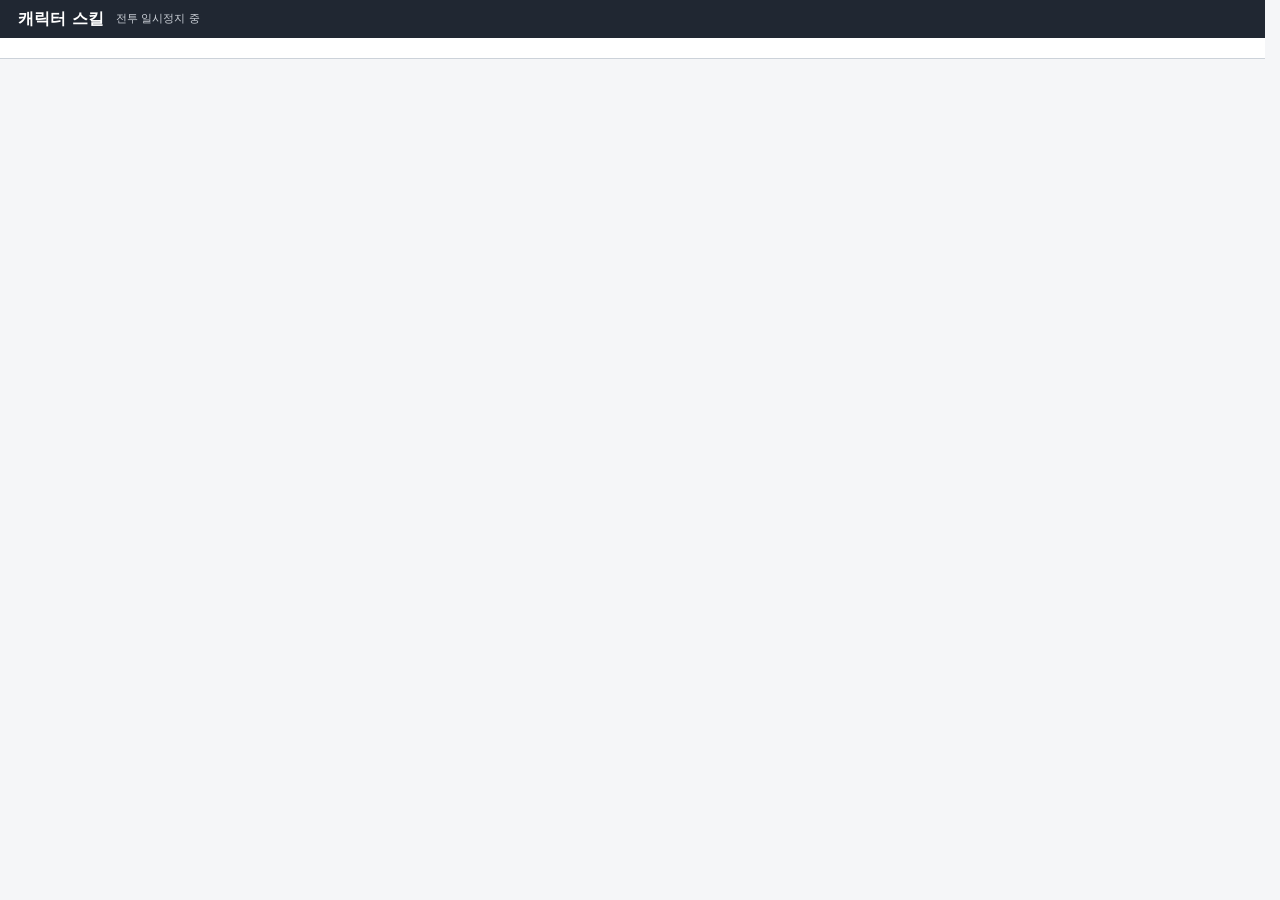
<file: combat-reader.html>
<!doctype html><html lang="ko"><head><meta charset="utf-8"><meta name="viewport" content="width=device-width,initial-scale=1"><title>파티 캐릭터 스킬</title><link rel="stylesheet" href="styles.css?v=65"><link rel="stylesheet" href="combat-reader.css?v=142"></head><body><header class="reader-head"><strong>캐릭터 스킬</strong><span>전투 일시정지 중</span></header><nav id="reader-party" aria-label="파티원 선택"></nav><main id="reader-content"><section class="reader-character" id="reader-moa" hidden><div class="character-content">
<nav aria-label="하나모리 모아 내부 이동" class="section-nav">
<button data-target="moa-skills" type="button">스킬</button>
<button data-target="moa-ability" type="button">고유 능력</button>
<button data-target="moa-domain" type="button">영지 선언</button>
<button data-target="moa-nodes" type="button">마력 노드</button>
</nav>
<section class="character-section" id="moa-skills">
<header class="section-heading"><span>01</span><div><h3>스킬</h3></div></header>
<div class="reading-list">
<article class="reading-row" id="skill-moa-repin-de-justis">
<header class="row-heading"><span class="row-type">ULTIMATE</span><h4>레핀 드 쥐스티스</h4></header>
<div class="row-body">
<div class="skill-meta"><span class="row-badge">근거리</span><span class="row-badge">CT 1</span><span class="row-badge">US 1000</span><span class="row-badge">AP 1</span></div>
<p>적 1인에게 <b>734.3%</b> 피해.</p>
<p>대상이 <button class="term-link" data-term="notice">#괴도의 예고장</button> 보유 시 치명타 확률 15%만큼 <button class="term-link" data-term="plunder">#강탈</button> 부여 <span class="subtle">(유지 라운드 7)</span>.</p>
<p><button class="term-link" data-term="notice">#괴도의 예고장</button> 제거.</p>
</div>
</article>
<article class="reading-row">
<header class="row-heading"><span class="row-type">BATTLE SKILL</span><h4><span class="skill-step-prefix">[1단]</span> <span class="skill-parent-name">칸 드 콩바</span> : <strong class="skill-variant-inline">괴도의 지팡이술, 첫 번째</strong></h4></header>
<div class="row-body">
<div class="skill-meta"><span class="row-badge">근거리</span><span class="row-badge">CT 5</span><span class="row-badge">AP 1</span></div>
<p>적 1인에게 <b>366.6%</b> 피해.</p>
</div>
</article>
<article class="reading-row">
<header class="row-heading"><span class="row-type">BATTLE SKILL</span><h4><span class="skill-step-prefix">[2단]</span> <span class="skill-parent-name">칸 드 콩바</span> : <strong class="skill-variant-inline">괴도의 지팡이술, 두 번째</strong></h4></header>
<div class="row-body">
<div class="skill-meta"><span class="row-badge">근거리</span><span class="row-badge">CT 5</span><span class="row-badge">AP 1</span></div>
<p>적 1인에게 <b>400%</b> 피해.</p>
<p><button class="term-link" data-term="fracture">#파쇄</button> 1중첩 소모.</p>
<p><button class="term-link" data-term="fracture">#파쇄</button> 소모 시마다 <b>500%</b> 추가 피해.</p>
</div>
</article>
<article class="reading-row">
<header class="row-heading"><span class="row-type">TAG ATTACK</span><h4>태그 어택 스킬</h4></header>
<div class="row-body">
<div class="skill-meta"><span class="row-badge">근거리</span><span class="row-badge">AP 1</span></div>
<p>적 1인에게 <b>226.5%</b> 피해.</p>
<p><button class="term-link" data-term="notice">#괴도의 예고장</button> 부여.</p>
</div>
</article>
<article class="reading-row">
<header class="row-heading"><span class="row-type">TAG SPECIAL</span><h4>태그 스페셜 스킬</h4></header>
<div class="row-body">
<div class="skill-meta"><span class="row-badge">근거리</span><span class="row-badge">CT 5</span><span class="row-badge">AP 1</span></div>
<p><button class="term-link" data-term="assault-block">#강습 차단</button> 판정.</p>
<p>적 1인에게 <b>476.8%</b> 피해.</p>
<p><button class="term-link" data-term="fracture">#파쇄</button> 1중첩 소모.</p>
</div>
</article>
</div>
</section>
<section class="character-section" id="moa-ability">
<header class="section-heading"><span>02</span><div><h3>고유 능력</h3></div></header>
<div class="reading-list">
<article class="reading-row">
<header class="row-heading"><span class="row-type">UNIQUE</span><h4>한밤의 수호자</h4></header>
<div class="row-body"><p><button class="term-link" data-term="notice">#괴도의 예고장</button> 부여 시 타격력 <b>20.1%</b> 증가 <span class="subtle">(최대 1중첩 / 유지 라운드 1)</span>.</p></div>
</article>
</div>
</section>
<section class="character-section" id="moa-domain">
<header class="section-heading"><span>03</span><div><h3>영지 선언</h3></div></header>
<div class="domain-panel">
<div class="domain-condition"><b>발동 조건</b><span>전투 스킬 6회 사용</span></div>
<div class="domain-effects">
<p>얼티메이트 스킬, 전투 스킬의 재사용 대기 시간 초기화.</p>
<p>AP +2, US +250.</p>
</div>
</div>
</section>
<section class="character-section" id="moa-nodes">
<header class="section-heading"><span>04</span><div><h3>마력 노드</h3></div></header>
<div aria-label="마력 노드 개방 순서" class="node-unlock-order"><span class="node-unlock-label">개방 순서</span><span class="node-unlock-route">01 → 02 → 03</span><span class="node-unlock-route">01 → 04 → 05</span></div>
<div class="potential-list">
<article class="potential-row"><div class="potential-index">01</div><div class="potential-name">차가운 밤, 어두운 그림자</div><div class="potential-detail">아군 전체에게 <button class="term-link" data-term="magic-release">#마력 개방</button> 부여.</div></article>
<article class="potential-row"><div class="potential-index">02</div><div class="potential-name">야경꾼의 발자국</div><div class="potential-detail">전투 스킬 피해량 30% 증가. ‘괴도의 지팡이술, 첫 번째’ 사용 시 대상에게 <button class="term-link" data-term="fracture">#파쇄</button> 1중첩 부여.</div></article>
<article class="potential-row"><div class="potential-index">03</div><div class="potential-name">낭만을 추구하는 자</div><div class="potential-detail">태그 스페셜 스킬 피해량 15% 증가. 태그 스페셜 스킬 사용 시 대상에게 <button class="term-link" data-term="notice">#괴도의 예고장</button> 부여.</div></article>
<article class="potential-row"><div class="potential-index">04</div><div class="potential-name">바람과 함께 사라지다</div><div class="potential-detail"><button class="term-link" data-term="plunder">#강탈</button> 3회 부여 시 AP +1.</div></article>
<article class="potential-row"><div class="potential-index">05</div><div class="potential-name">한밤중에 피어난 장미</div><div class="potential-detail">얼티메이트 스킬 피해량 15% 증가. 최대 US 포인트 100% 증가.</div></article>
</div>
</section>
</div>
</section><section class="reader-character" id="reader-anna" hidden><div class="character-content">
<nav aria-label="안나 M. 바텐베르크 내부 이동" class="section-nav">
<button data-target="anna-skills" type="button">스킬</button>
<button data-target="anna-ability" type="button">고유 능력</button>
<button data-target="anna-domain" type="button">영지 선언</button>
<button data-target="anna-nodes" type="button">마력 노드</button>
</nav>
<section class="character-section" id="anna-skills">
<header class="section-heading"><span>01</span><div><h3>스킬</h3></div></header>
<div class="reading-list">
<article class="reading-row">
<header class="row-heading"><span class="row-type">ULTIMATE</span><h4>드라이파허 블리츠슈니트</h4></header>
<div class="row-body">
<div class="skill-meta"><span class="row-badge">근거리</span><span class="row-badge">CT 1</span><span class="row-badge">US 2000</span><span class="row-badge">AP 1</span></div>
<p>적 1인에게 <b>391.2%</b> 피해.</p>
<p>파쇄 1중첩 부여.</p>
</div>
</article>
<article class="reading-row">
<header class="row-heading"><span class="row-type">BATTLE SKILL</span><h4><span class="skill-step-prefix">[1단]</span> <span class="skill-parent-name">전투의 예술</span> : <strong class="skill-variant-inline">번개 같은 찌르기</strong></h4></header>
<div class="row-body">
<div class="skill-meta"><span class="row-badge">근거리</span><span class="row-badge">CT 5</span><span class="row-badge">AP 1</span></div>
<p>적 1인에게 <b>252.5%</b> 피해.</p>
</div>
</article>
<article class="reading-row">
<header class="row-heading"><span class="row-type">BATTLE SKILL</span><h4><span class="skill-step-prefix">[2단]</span> <span class="skill-parent-name">전투의 예술</span> : <strong class="skill-variant-inline">번뜩이는 삼단베기</strong></h4></header>
<div class="row-body">
<div class="skill-meta"><span class="row-badge">근거리</span><span class="row-badge">CT 5</span><span class="row-badge">AP 1</span></div>
<p>적 1인에게 <b>255.2%</b> 피해.</p>
</div>
</article>
<article class="reading-row">
<header class="row-heading"><span class="row-type">BATTLE SKILL</span><h4><span class="skill-step-prefix">[3단]</span> <span class="skill-parent-name">전투의 예술</span> : <strong class="skill-variant-inline">정수리 낙하 베기</strong></h4></header>
<div class="row-body">
<div class="skill-meta"><span class="row-badge">근거리</span><span class="row-badge">CT 5</span><span class="row-badge">AP 1</span></div>
<p>적 1인에게 <b>291.6%</b> 피해.</p>
<p>파쇄 1중첩 부여.</p>
</div>
</article>
<article class="reading-row">
<header class="row-heading"><span class="row-type">TAG ATTACK</span><h4>태그 어택 스킬</h4></header>
<div class="row-body">
<div class="skill-meta"><span class="row-badge">근거리</span><span class="row-badge">AP 1</span></div>
<p>적 1인에게 <b>150%</b> 피해.</p>
</div>
</article>
</div>
</section>
<section class="character-section" id="anna-ability">
<header class="section-heading"><span>02</span><div><h3>고유 능력</h3></div></header>
<div class="reading-list">
<article class="reading-row">
<header class="row-heading"><span class="row-type">UNIQUE</span><h4>기사도의 정신</h4></header>
<div class="row-body">
<p>얼티메이트 스킬 사용 시 전투 스킬 피해량 <b>35.6%</b> 증가 <span class="subtle">(유지 라운드 2)</span>.</p>
</div>
</article>
</div>
</section>
<section class="character-section" id="anna-domain">
<header class="section-heading"><span>03</span><div><h3>영지 선언</h3></div></header>
<div class="domain-panel">
<div class="domain-condition"><b>발동 조건</b><span>전투 스킬 9회 사용</span></div>
<div class="domain-effects">
<p>얼티메이트 스킬, 전투 스킬의 재사용 대기 시간 초기화.</p>
<p>AP +2, US +250.</p>
</div>
</div>
</section>
<section class="character-section" id="anna-nodes">
<header class="section-heading"><span>04</span><div><h3>마력 노드</h3></div></header>
<div aria-label="마력 노드 개방 순서" class="node-unlock-order"><span class="node-unlock-label">개방 순서</span><span class="node-unlock-route">01 → 02 → 03</span><span class="node-unlock-route">01 → 04 → 05</span></div>
<div class="potential-list">
<article class="potential-row"><div class="potential-index">01</div><div class="potential-name">앰버의 광채</div><div class="potential-detail">아군 전체에게 마력 개방 부여.</div></article>
<article class="potential-row"><div class="potential-index">02</div><div class="potential-name">칼날에 흐르는 뇌성</div><div class="potential-detail">카운터 스킬 사용 시 번개 같은 찌르기의 AP 소모량 0 <span class="subtle">(최대 1회 / 유지 라운드 1)</span>.</div></article>
<article class="potential-row"><div class="potential-index">03</div><div class="potential-name">자각하는 마음</div><div class="potential-detail">번개 같은 찌르기 사용 시 대상에게 파쇄 1중첩 부여.</div></article>
<article class="potential-row"><div class="potential-index">04</div><div class="potential-name">기사의 덕목</div><div class="potential-detail">얼티메이트 스킬 사용 시 전투 스킬 재사용 대기 시간 초기화.</div></article>
<article class="potential-row"><div class="potential-index">05</div><div class="potential-name">새로운 맹세</div><div class="potential-detail">얼티메이트 스킬의 AP 소모량 -1.</div></article>
</div>
</section>
</div>
</section><section class="reader-character" id="reader-koyomi" hidden><div class="character-content">
<nav aria-label="엔류 코요미 내부 이동" class="section-nav">
<button data-target="koyomi-skills" type="button">스킬</button>
<button data-target="koyomi-ability" type="button">고유 능력</button>
<button data-target="koyomi-domain" type="button">영지 선언</button>
<button data-target="koyomi-nodes" type="button">마력 노드</button>
</nav>
<section class="character-section" id="koyomi-skills">
<header class="section-heading"><span>01</span><div><h3>스킬</h3></div></header>
<div class="reading-list">
<article class="reading-row">
<header class="row-heading"><span class="row-type">ULTIMATE</span><h4>불사르는 염룡, 스바로지츠의 숨결이여!</h4></header>
<div class="row-body">
<div class="skill-meta"><span class="row-badge">원거리</span><span class="row-badge">CT 1</span><span class="row-badge">US 3000</span><span class="row-badge">AP 1</span></div>
<p>적 전체에게 <b>589.9%</b> 피해.</p>
</div>
</article>
<article class="reading-row">
<header class="row-heading"><span class="row-type">BATTLE SKILL</span><h4><span class="skill-step-prefix">[1단]</span> <span class="skill-parent-name">엔류 가의 마녀술</span> : <strong class="skill-variant-inline">염룡의 화염구</strong></h4></header>
<div class="row-body">
<div class="skill-meta"><span class="row-badge">원거리</span><span class="row-badge">CT 9</span><span class="row-badge">AP 1</span></div>
<p>적 전체에게 <b>234.2%</b> 피해.</p>
<p>파쇄 1중첩 부여.</p>
</div>
</article>
<article class="reading-row">
<header class="row-heading"><span class="row-type">BATTLE SKILL</span><h4><span class="skill-step-prefix">[2단]</span> <span class="skill-parent-name">엔류 가의 마녀술</span> : <strong class="skill-variant-inline">염룡의 파도</strong></h4></header>
<div class="row-body">
<div class="skill-meta"><span class="row-badge">원거리</span><span class="row-badge">CT 9</span><span class="row-badge">AP 1</span></div>
<p>적 전체에게 <b>225.1%</b> 피해.</p>
</div>
</article>
<article class="reading-row">
<header class="row-heading"><span class="row-type">BATTLE SKILL</span><h4><span class="skill-step-prefix">[3단]</span> <span class="skill-parent-name">엔류 가의 마녀술</span> : <strong class="skill-variant-inline">염룡의 소낙비</strong></h4></header>
<div class="row-body">
<div class="skill-meta"><span class="row-badge">원거리</span><span class="row-badge">CT 9</span><span class="row-badge">AP 1</span></div>
<p>적 전체에게 <b>282.9%</b> 피해.</p>
</div>
</article>
<article class="reading-row">
<header class="row-heading"><span class="row-type">TAG ATTACK</span><h4>태그 어택 스킬</h4></header>
<div class="row-body">
<div class="skill-meta"><span class="row-badge">원거리</span><span class="row-badge">AP 1</span></div>
<p>적 전체에게 <b>183%</b> 피해.</p>
</div>
</article>
</div>
</section>
<section class="character-section" id="koyomi-ability">
<header class="section-heading"><span>02</span><div><h3>고유 능력</h3></div></header>
<div class="reading-list">
<article class="reading-row">
<header class="row-heading"><span class="row-type">UNIQUE</span><h4>염룡의 혈맥</h4></header>
<div class="row-body"><p>전투 시작 시 US 포인트 +750.</p></div>
</article>
</div>
</section>
<section class="character-section" id="koyomi-domain">
<header class="section-heading"><span>03</span><div><h3>영지 선언</h3></div></header>
<div class="domain-panel">
<div class="domain-condition"><b>발동 조건</b><span>얼티메이트 스킬 2회 사용</span></div>
<div class="domain-effects">
<p>얼티메이트 스킬, 전투 스킬의 재사용 대기 시간 초기화.</p>
<p>AP +2, US +250.</p>
</div>
</div>
</section>
<section class="character-section" id="koyomi-nodes">
<header class="section-heading"><span>04</span><div><h3>마력 노드</h3></div></header>
<div aria-label="마력 노드 개방 순서" class="node-unlock-order"><span class="node-unlock-label">개방 순서</span><span class="node-unlock-route">01 → 02 → 03</span><span class="node-unlock-route">01 → 04 → 05</span></div>
<div class="potential-list">
<article class="potential-row"><div class="potential-index">01</div><div class="potential-name">이어받은 불씨</div><div class="potential-detail">아군 전체에게 마력 개방 부여.</div></article>
<article class="potential-row"><div class="potential-index">02</div><div class="potential-name">타오르기 시작한 불꽃</div><div class="potential-detail">전투 스킬 사용 시 대상에게 화상 1단계 부여.</div></article>
<article class="potential-row"><div class="potential-index">03</div><div class="potential-name">혈맥에 깃든 염룡</div><div class="potential-detail">고유 능력의 US 포인트 회복량 100% 증가.</div></article>
<article class="potential-row"><div class="potential-index">04</div><div class="potential-name">스바로지츠의 계승자</div><div class="potential-detail">태그 어택 스킬 사용 시 전투 스킬 재사용 대기시간 -1.</div></article>
<article class="potential-row"><div class="potential-index">05</div><div class="potential-name">그 이름, 맹염소녀</div><div class="potential-detail">얼티메이트 스킬 피해량 20% 증가.</div></article>
</div>
</section>
</div>
</section><section class="reader-character" id="reader-sigrid" hidden><div class="character-content">
<nav aria-label="시그리드 울브헤른 내부 이동" class="section-nav">
<button data-target="sigrid-skills" type="button">스킬</button>
<button data-target="sigrid-ability" type="button">고유 능력</button>
<button data-target="sigrid-domain" type="button">영지 선언</button>
<button data-target="sigrid-nodes" type="button">마력 노드</button>
</nav>
<section class="character-section" id="sigrid-skills">
<header class="section-heading"><span>01</span><div><h3>스킬</h3></div></header>
<div class="reading-list">
<article class="reading-row" id="skill-sigrid-ragnarok">
<header class="row-heading"><span class="row-type">ULTIMATE</span><h4>쇄도하는 라그나로크</h4></header>
<div class="row-body">
<div class="skill-meta"><span class="row-badge">근거리</span><span class="row-badge">CT 1</span><span class="row-badge">US 2000</span><span class="row-badge">AP 1</span></div>
<p>적 전체에게 <b>415.5%</b> 피해.</p>
<p>자신의 고유 능력 적용 중 <b>207.8%</b> 피해.</p>
</div>
</article>
<article class="reading-row">
<header class="row-heading"><span class="row-type">BATTLE SKILL</span><h4><span class="skill-step-prefix">[1단]</span> <span class="skill-parent-name">울브헤른식 도끼술</span> : <strong class="skill-variant-inline">내리치는 번개</strong></h4></header>
<div class="row-body">
<div class="skill-meta"><span class="row-badge">근거리</span><span class="row-badge">CT 5</span><span class="row-badge">AP 1</span><span class="row-badge">차지 스킬</span></div>
<div class="skill-stage">
<p class="stage-title"><b>[차지 1단계]</b></p>
<p>적 전체에게 <b>283.3%</b> 피해.</p>
</div>
<div class="skill-stage">
<p class="stage-title"><b>[차지 2단계]</b></p>
<p>스킬 사용 시 AP 2 소모.</p>
<p>적 전체에게 <b>360.9%</b> 피해.</p>
<p>파쇄 1중첩 소모.</p>
</div>
</div>
</article>
<article class="reading-row">
<header class="row-heading"><span class="row-type">BATTLE SKILL</span><h4><span class="skill-step-prefix">[2단]</span> <span class="skill-parent-name">울브헤른식 도끼술</span> : <strong class="skill-variant-inline">몰아치는 폭풍우</strong></h4></header>
<div class="row-body">
<div class="skill-meta"><span class="row-badge">근거리</span><span class="row-badge">CT 5</span><span class="row-badge">AP 1</span></div>
<p>적 전체에게 <b>203.7%</b> 피해.</p>
</div>
</article>
<article class="reading-row">
<header class="row-heading"><span class="row-type">TAG ATTACK</span><h4>태그 어택 스킬</h4></header>
<div class="row-body">
<div class="skill-meta"><span class="row-badge">근거리</span><span class="row-badge">AP 1</span></div>
<p>적 1인에게 <b>165%</b> 피해.</p>
</div>
</article>
</div>
</section>
<section class="character-section" id="sigrid-ability">
<header class="section-heading"><span>02</span><div><h3>고유 능력</h3></div></header>
<div class="reading-list">
<article class="reading-row">
<header class="row-heading"><span class="row-type">UNIQUE</span><h4>광전사의 혈통</h4></header>
<div class="row-body"><p>전투 시작 시 공격력 <b>16.6%</b> 증가 <span class="subtle">(유지 라운드 6)</span>.</p></div>
</article>
</div>
</section>
<section class="character-section" id="sigrid-domain">
<header class="section-heading"><span>03</span><div><h3>영지 선언</h3></div></header>
<div class="domain-panel">
<div class="domain-condition"><b>발동 조건</b><span>전투 스킬 4회 사용</span></div>
<div class="domain-effects">
<p>얼티메이트 스킬, 전투 스킬의 재사용 대기시간 초기화.</p>
<p>AP +2, US +250.</p>
</div>
</div>
</section>
<section class="character-section" id="sigrid-nodes">
<header class="section-heading"><span>04</span><div><h3>마력 노드</h3></div></header>
<div aria-label="마력 노드 개방 순서" class="node-unlock-order">
<span class="node-unlock-label">개방 순서</span>
<span class="node-unlock-route">01 → 02 → 03</span>
<span class="node-unlock-route">01 → 04 → 05</span>
</div>
<div class="potential-list">
<article class="potential-row"><div class="potential-index">01</div><div class="potential-name">추운 나라에서 온 소녀</div><div class="potential-detail">아군 전체에게 마력 개방 부여.</div></article>
<article class="potential-row"><div class="potential-index">02</div><div class="potential-name">온화한 바이킹</div><div class="potential-detail">얼티메이트 스킬 피해량 30% 증가.</div></article>
<article class="potential-row"><div class="potential-index">03</div><div class="potential-name">스칼라그림손의 힘</div><div class="potential-detail">내리치는 번개를 차지 2단계로 사용 시 대상에게 파쇄 1중첩 소모.</div></article>
<article class="potential-row"><div class="potential-index">04</div><div class="potential-name">야를의 후예</div><div class="potential-detail">고유 능력 유지 라운드 11로 변경.</div></article>
<article class="potential-row"><div class="potential-index">05</div><div class="potential-name">발할라의 방식으로</div><div class="potential-detail">고유 능력 공격력 증가량 100% 증가.</div></article>
</div>
</section>
</div>
</section><section class="reader-character" id="reader-akina" hidden><div class="character-content">
<nav aria-label="아키츠 아키나 내부 이동" class="section-nav">
<button data-target="akina-skills" type="button">스킬</button>
<button data-target="akina-ability" type="button">고유 능력</button>
<button data-target="akina-domain" type="button">영지 선언</button>
<button data-target="akina-nodes" type="button">마력 노드</button>
</nav>
<section class="character-section" id="akina-skills">
<header class="section-heading"><span>01</span><div><h3>스킬</h3></div></header>
<div class="reading-list">
<article class="reading-row" id="skill-akina-chemistry-alchemy-explosion">
<header class="row-heading"><span class="row-type">ULTIMATE</span><h4>화학, 연금술, 그리고 폭발</h4></header>
<div class="row-body">
<div class="skill-meta"><span class="row-badge">원거리</span><span class="row-badge">CT 1</span><span class="row-badge">US 2000</span><span class="row-badge">AP 1</span></div>
<p>적 1인에게 <b>639.1%</b> 피해.</p>
<p>화상 4단계 부여.</p>
</div>
</article>
<article class="reading-row">
<header class="row-heading"><span class="row-type">BATTLE SKILL</span><h4><span class="skill-step-prefix">[1단]</span> <span class="skill-parent-name">특제 마도구 등장!</span> : <strong class="skill-variant-inline">아키나 특제 &lt;그리스의 불&gt;</strong></h4></header>
<div class="row-body">
<div class="skill-meta"><span class="row-badge">원거리</span><span class="row-badge">CT 1</span><span class="row-badge">AP 1</span></div>
<p>그리스의 불 1개 소모.</p>
<p>적 1인에게 <b>114.8%</b> 피해.</p>
<p>화상 1단계 부여.</p>
</div>
</article>
<article class="reading-row">
<header class="row-heading"><span class="row-type">BATTLE SKILL</span><h4><span class="skill-step-prefix">[2단]</span> <span class="skill-parent-name">특제 마도구 등장!</span> : <strong class="skill-variant-inline">아키나 특제 드롭스</strong></h4></header>
<div class="row-body">
<div class="skill-meta"><span class="row-badge">원거리</span><span class="row-badge">CT 1</span><span class="row-badge">AP 1</span></div>
<p>그리스의 불 1개 소모.</p>
<p>적 1인에게 <b>125.2%</b> 피해.</p>
<p>화상 1단계 부여.</p>
</div>
</article>
<article class="reading-row">
<header class="row-heading"><span class="row-type">BATTLE SKILL</span><h4><span class="skill-step-prefix">[3단]</span> <span class="skill-parent-name">특제 마도구 등장!</span> : <strong class="skill-variant-inline">즉석 충전</strong></h4></header>
<div class="row-body">
<div class="skill-meta"><span class="row-badge">원거리</span><span class="row-badge">CT 5</span><span class="row-badge">AP 1</span></div>
<p>보유한 그리스의 불이 0개일 시 사용.</p>
<p>그리스의 불 3개 충전.</p>
</div>
</article>
<article class="reading-row">
<header class="row-heading"><span class="row-type">TAG ATTACK</span><h4>태그 어택 스킬</h4></header>
<div class="row-body">
<div class="skill-meta"><span class="row-badge">원거리</span><span class="row-badge">AP 1</span></div>
<p>적 1인에게 <b>128.2%</b> 피해.</p>
<p>파쇄 1중첩 부여.</p>
</div>
</article>
</div>
</section>
<section class="character-section" id="akina-ability">
<header class="section-heading"><span>02</span><div><h3>고유 능력</h3></div></header>
<div class="reading-list">
<article class="reading-row">
<header class="row-heading"><span class="row-type">UNIQUE</span><h4>아키나류 연금술</h4></header>
<div class="row-body">
<p>전투 시작 시 그리스의 불 3개 충전.</p>
<p>아키나 특제 드롭스 사용 시 50% 확률로 전투 스킬 재사용 대기시간 초기화.</p>
<p>그리스의 불 1개 충전.</p>
<p>AP +1, US 포인트 +50.</p>
</div>
</article>
</div>
</section>
<section class="character-section" id="akina-domain">
<header class="section-heading"><span>03</span><div><h3>영지 선언</h3></div></header>
<div class="domain-panel">
<div class="domain-condition"><b>발동 조건</b><span>전투 스킬 10회 사용</span></div>
<div class="domain-effects">
<p>얼티메이트 스킬, 전투 스킬의 재사용 대기시간 초기화.</p>
<p>AP +2, US +250.</p>
</div>
</div>
</section>
<section class="character-section" id="akina-nodes">
<header class="section-heading"><span>04</span><div><h3>마력 노드</h3></div></header>
<div aria-label="마력 노드 개방 순서" class="node-unlock-order">
<span class="node-unlock-label">개방 순서</span>
<span class="node-unlock-route">01 → 02 → 03</span>
<span class="node-unlock-route">04 → 05</span>
</div>
<div class="potential-list">
<article class="potential-row"><div class="potential-index">01</div><div class="potential-name">화학과 연금술</div><div class="potential-detail">아군 전체에게 마력 개방 부여.</div></article>
<article class="potential-row"><div class="potential-index">02</div><div class="potential-name">번뜩이는 아이디어</div><div class="potential-detail">즉석 충전 사용 시 아키나 특제 &lt;그리스의 불&gt;의 재사용 대기시간 초기화.</div></article>
<article class="potential-row"><div class="potential-index">03</div><div class="potential-name">실험의 중요성</div><div class="potential-detail">그리스의 불 최대 보유량 6개로 변경. 즉석 충전 사용 시 그리스의 불 충전량 6개로 변경.</div></article>
<article class="potential-row"><div class="potential-index">04</div><div class="potential-name">실패는 성공의 어머니</div><div class="potential-detail">전투 스킬 피해량 25% 증가.</div></article>
<article class="potential-row"><div class="potential-index">05</div><div class="potential-name">마그눔 오푸스</div><div class="potential-detail">얼티메이트 스킬 피해량 25% 증가.</div></article>
</div>
</section>
</div>
</section><section class="reader-character" id="reader-doll" hidden><div class="character-content">
<nav aria-label="인형 내부 이동" class="section-nav">
<button data-target="doll-skills" type="button">스킬</button>
<button data-target="doll-ability" type="button">고유 능력</button>
<button data-target="doll-domain" type="button">영지 선언</button>
<button data-target="doll-nodes" type="button">마력 노드</button>
</nav>
<section class="character-section" id="doll-skills">
<header class="section-heading"><span>01</span><div><h3>스킬</h3></div></header>
<div class="reading-list">
<article class="reading-row">
<header class="row-heading"><span class="row-type">ULTIMATE</span><h4>테룸 아르보리스</h4></header>
<div class="row-body">
<div class="skill-meta"><span class="row-badge">근거리</span><span class="row-badge">CT 1</span><span class="row-badge">US 1000</span><span class="row-badge">AP 1</span></div>
<p>적 1인에게 <b>538%</b> 피해.</p>
<p><button class="term-link" data-term="curse">#저주</button> 2중첩 부여.</p>
<p><button class="term-link" data-term="guard">#가드</button> 1단계 감소.</p>
</div>
</article>
<article class="reading-row">
<header class="row-heading"><span class="row-type">BATTLE SKILL</span><h4><span class="skill-step-prefix">[1단]</span> <span class="skill-parent-name">무명식 개</span> : <strong class="skill-variant-inline">무명 찌르기 - 개</strong></h4></header>
<div class="row-body">
<div class="skill-meta"><span class="row-badge">근거리</span><span class="row-badge">CT 5</span><span class="row-badge">AP 1</span></div>
<p>적 1인에게 <b>279.9%</b> 피해.</p>
</div>
</article>
<article class="reading-row">
<header class="row-heading"><span class="row-type">BATTLE SKILL</span><h4><span class="skill-step-prefix">[2단]</span> <span class="skill-parent-name">무명식 개</span> : <strong class="skill-variant-inline">연격</strong></h4></header>
<div class="row-body">
<div class="skill-meta"><span class="row-badge">근거리</span><span class="row-badge">CT 5</span><span class="row-badge">AP 1</span></div>
<p>적 1인에게 <b>279.9%</b> 피해.</p>
</div>
</article>
<article class="reading-row">
<header class="row-heading"><span class="row-type">TAG ATTACK</span><h4>태그 어택 스킬</h4></header>
<div class="row-body">
<div class="skill-meta"><span class="row-badge">근거리</span><span class="row-badge">AP 1</span></div>
<p>적 1인에게 <b>208.5%</b> 피해.</p>
</div>
</article>
</div>
</section>
<section class="character-section" id="doll-ability">
<header class="section-heading"><span>02</span><div><h3>고유 능력</h3></div></header>
<div class="reading-list">
<article class="reading-row">
<header class="row-heading"><span class="row-type">UNIQUE</span><h4>대지의 힘</h4></header>
<div class="row-body">
<p>HP 70% 이하일 시 자신에게 최대 HP의 <b>27.9%</b> 만큼 <button class="term-link" data-term="shield">#보호막</button> 부여 <span class="subtle">(유지 라운드 5)</span>.</p>
<p>공격력 <b>20%</b> 증가 <span class="subtle">(최대 1회)</span>.</p>
</div>
</article>
</div>
</section>
<section class="character-section" id="doll-domain">
<header class="section-heading"><span>03</span><div><h3>영지 선언</h3></div></header>
<div class="domain-panel">
<div class="domain-condition"><b>발동 조건</b><span>얼티메이트 스킬 2회 사용</span></div>
<div class="domain-effects">
<p>얼티메이트 스킬, 전투 스킬의 재사용 대기 시간 초기화.</p>
<p>AP +2, US +250.</p>
</div>
</div>
</section>
<section class="character-section" id="doll-nodes">
<header class="section-heading"><span>04</span><div><h3>마력 노드</h3></div></header>
<div aria-label="마력 노드 개방 순서" class="node-unlock-order"><span class="node-unlock-label">개방 순서</span><span class="node-unlock-route">01 → 02 → 03</span><span class="node-unlock-route">04 → 05</span></div>
<div class="potential-list">
<article class="potential-row"><div class="potential-index">01</div><div class="potential-name">미래와 과거의 교차점</div><div class="potential-detail">아군 전체에게 <button class="term-link" data-term="magic-release">#마력 개방</button> 부여.</div></article>
<article class="potential-row"><div class="potential-index">02</div><div class="potential-name">조형 최적화</div><div class="potential-detail">전투 스킬 피해량 20% 증가.</div></article>
<article class="potential-row"><div class="potential-index">03</div><div class="potential-name">가장 충실한 자</div><div class="potential-detail">고유 능력 발동 시 US 포인트 +1000 <span class="subtle">(최대 1회)</span>.</div></article>
<article class="potential-row"><div class="potential-index">04</div><div class="potential-name">소리없이 움트는 새싹</div><div class="potential-detail">고유 능력 <button class="term-link" data-term="shield">#보호막</button>량 100% 증가.</div></article>
<article class="potential-row"><div class="potential-index">05</div><div class="potential-name">마음에 이르는 길</div><div class="potential-detail">얼티메이트 스킬 피해량 20% 증가.</div></article>
</div>
</section>
</div>
</section><section class="reader-character" id="reader-mayoi" hidden><div class="character-content">
<nav aria-label="케이코 마요이 내부 이동" class="section-nav">
<button data-target="mayoi-skills" type="button">스킬</button>
<button data-target="mayoi-ability" type="button">고유 능력</button>
<button data-target="mayoi-domain" type="button">영지 선언</button>
<button data-target="mayoi-nodes" type="button">마력 노드</button>
</nav>
<section class="character-section" id="mayoi-skills">
<header class="section-heading"><span>01</span><div><h3>스킬</h3></div></header>
<div class="reading-list">
<article class="reading-row">
<header class="row-heading"><span class="row-type">ULTIMATE</span><h4>카두케우스 루시스</h4></header>
<div class="row-body">
<div class="skill-meta"><span class="row-badge">원거리</span><span class="row-badge">CT 1</span><span class="row-badge">US 2000</span><span class="row-badge">AP 1</span></div>
<p>적 1인에게 <b>444.6%</b> 피해.</p>
<p>다이아몬드 보유 중일 시 <b>889.2%</b> 피해.</p>
</div>
</article>
<article class="reading-row">
<header class="row-heading"><span class="row-type">BATTLE SKILL</span><h4><span class="skill-step-prefix">[1단]</span> <span class="skill-parent-name">보석 마법</span> : <strong class="skill-variant-inline">손에 잡히는 대로 빔</strong></h4></header>
<div class="row-body">
<div class="skill-meta"><span class="row-badge">원거리</span><span class="row-badge">CT 1</span><span class="row-badge">AP 1</span></div>
<p>적 1인에게 <b>142%</b> 피해.</p>
<p>자신에게 루비, 토파즈, 에메랄드 중 하나를 무작위 부여.</p>
<p>4번째 사용 시 다이아몬드 부여 후 사용 횟수 초기화.</p>
<p>이미 부여한 보석은 초기화 전까지 다시 부여되지 않음.</p>
</div>
</article>
<article class="reading-row">
<header class="row-heading"><span class="row-type">BATTLE SKILL</span><h4><span class="skill-step-prefix">[2단]</span> <span class="skill-parent-name">보석 마법</span> : <strong class="skill-variant-inline">한꺼번에 빔</strong></h4></header>
<div class="row-body">
<div class="skill-meta"><span class="row-badge">원거리</span><span class="row-badge">CT 1</span><span class="row-badge">AP 1</span></div>
<p>적 1인에게 <b>409.2%</b> 피해.</p>
<p>다이아몬드 보유 중일 시 연쇄 1중첩 부여.</p>
</div>
</article>
<article class="reading-row">
<header class="row-heading"><span class="row-type">TAG ATTACK</span><h4>태그 어택 스킬</h4></header>
<div class="row-body">
<div class="skill-meta"><span class="row-badge">원거리</span><span class="row-badge">AP 1</span></div>
<p>적 1인에게 <b>171.7%</b> 피해.</p>
</div>
</article>
</div>
</section>
<section class="character-section" id="mayoi-ability">
<header class="section-heading"><span>02</span><div><h3>고유 능력</h3></div></header>
<div class="reading-list">
<article class="reading-row">
<header class="row-heading"><span class="row-type">UNIQUE</span><h4>보석 마법사</h4></header>
<div class="row-body" data-auto-terms="off">
<p>루비: 공격력 <b>20%</b> 증가 <span class="subtle">(유지 라운드 1)</span>.</p>
<p>토파즈: 치명타 확률 <b>+10%</b> <span class="subtle">(유지 라운드 1)</span>.</p>
<p>에메랄드: 타격력 <b>20%</b> 증가 <span class="subtle">(유지 라운드 1)</span>.</p>
<p>다이아몬드: 루비, 에메랄드, 토파즈의 효과 모두 적용 <span class="subtle">(유지 라운드 1)</span>.</p>
</div>
</article>
</div>
</section>
<section class="character-section" id="mayoi-domain">
<header class="section-heading"><span>03</span><div><h3>영지 선언</h3></div></header>
<div class="domain-panel">
<div class="domain-condition"><b>발동 조건</b><span>전투 스킬 8회 사용</span></div>
<div class="domain-effects">
<p>얼티메이트 스킬, 전투 스킬의 재사용 대기 시간 초기화.</p>
<p>AP +2, US +250.</p>
</div>
</div>
</section>
<section class="character-section" id="mayoi-nodes">
<header class="section-heading"><span>04</span><div><h3>마력 노드</h3></div></header>
<div aria-label="마력 노드 개방 순서" class="node-unlock-order"><span class="node-unlock-label">개방 순서</span><span class="node-unlock-route">01 → 03 → 04</span><span class="node-unlock-route">01 → 03 → 05</span><span class="node-unlock-route">02 → 03 → 04</span><span class="node-unlock-route">02 → 03 → 05</span></div>
<div class="potential-list">
<article class="potential-row"><div class="potential-index">01</div><div class="potential-name">루비는 고고하게</div><div class="potential-detail">아군 전체에게 마력 개방 부여.</div></article>
<article class="potential-row"><div class="potential-index">02</div><div class="potential-name">황홀한 에메랄드와 같이</div><div class="potential-detail">전투 스킬 피해량 30% 증가.</div></article>
<article class="potential-row"><div class="potential-index">03</div><div class="potential-name">반짝임은 다이아몬드로</div><div class="potential-detail">고유 능력의 보석 효과량 1.5배 증가.</div></article>
<article class="potential-row"><div class="potential-index">04</div><div class="potential-name">사파이어의 지혜를 담아</div><div class="potential-detail">한꺼번에 빔 사용 시 대상에게 연쇄 1중첩 부여.</div></article>
<article class="potential-row"><div class="potential-index">05</div><div class="potential-name">페리도트는 마땅히</div><div class="potential-detail">최대 US 포인트 100% 증가.</div></article>
</div>
</section>
</div>
</section><section class="reader-character" id="reader-luna" hidden><div class="character-content">
<nav aria-label="미츠코에 루나 내부 이동" class="section-nav">
<button data-target="luna-skills" type="button">스킬</button>
<button data-target="luna-ability" type="button">고유 능력</button>
<button data-target="luna-domain" type="button">영지 선언</button>
<button data-target="luna-nodes" type="button">마력 노드</button>
</nav>
<section class="character-section" id="luna-skills">
<header class="section-heading"><span>01</span><div><h3>스킬</h3></div></header>
<div class="reading-list">
<article class="reading-row">
<header class="row-heading"><span class="row-type">ULTIMATE</span><h4>레지아노이 피스탈레트</h4></header>
<div class="row-body">
<div class="skill-meta"><span class="row-badge">원거리</span><span class="row-badge">CT 1</span><span class="row-badge">US 2000</span><span class="row-badge">AP 1</span></div>
<p>적 전체에게 <b>842.5%</b> 피해.</p>
<p>연쇄 2중첩 부여.</p>
</div>
</article>
<article class="reading-row">
<header class="row-heading"><span class="row-type">BATTLE SKILL</span><h4><span class="skill-step-prefix">[1단]</span> <span class="skill-parent-name">겨울의 결정</span> : <strong class="skill-variant-inline">빙결파동</strong></h4></header>
<div class="row-body">
<div class="skill-meta"><span class="row-badge">원거리</span><span class="row-badge">CT 9</span><span class="row-badge">AP 1</span></div>
<p>적 1인에게 <b>372.8%</b> 피해.</p>
</div>
</article>
<article class="reading-row">
<header class="row-heading"><span class="row-type">BATTLE SKILL</span><h4><span class="skill-step-prefix">[2단]</span> <span class="skill-parent-name">겨울의 결정</span> : <strong class="skill-variant-inline">얼어붙은 발자국</strong></h4></header>
<div class="row-body">
<div class="skill-meta"><span class="row-badge">원거리</span><span class="row-badge">CT 9</span><span class="row-badge">AP 1</span></div>
<p>적 1인에게 <b>410%</b> 피해.</p>
</div>
</article>
<article class="reading-row">
<header class="row-heading"><span class="row-type">BATTLE SKILL</span><h4><span class="skill-step-prefix">[3단]</span> <span class="skill-parent-name">겨울의 결정</span> : <strong class="skill-variant-inline">빙결폭발</strong></h4></header>
<div class="row-body">
<div class="skill-meta"><span class="row-badge">원거리</span><span class="row-badge">CT 9</span><span class="row-badge">AP 1</span></div>
<p>적 1인에게 <b>475%</b> 피해.</p>
<p>연쇄 1중첩 부여.</p>
</div>
</article>
<article class="reading-row">
<header class="row-heading"><span class="row-type">TAG ATTACK</span><h4>태그 어택 스킬</h4></header>
<div class="row-body">
<div class="skill-meta"><span class="row-badge">원거리</span><span class="row-badge">AP 1</span></div>
<p>적 전체에게 <b>163.5%</b> 피해.</p>
</div>
</article>
</div>
</section>
<section class="character-section" id="luna-ability">
<header class="section-heading"><span>02</span><div><h3>고유 능력</h3></div></header>
<div class="reading-list">
<article class="reading-row">
<header class="row-heading"><span class="row-type">UNIQUE</span><h4>얼음의 축복</h4></header>
<div class="row-body"><p>아군이 적에게 연쇄 부여 시마다 <b>50%</b> 피해.</p></div>
</article>
</div>
</section>
<section class="character-section" id="luna-domain">
<header class="section-heading"><span>03</span><div><h3>영지 선언</h3></div></header>
<div class="domain-panel">
<div class="domain-condition"><b>발동 조건</b><span>전투 스킬 6회 사용</span></div>
<div class="domain-effects">
<p>얼티메이트 스킬, 전투 스킬의 재사용 대기시간 초기화.</p>
<p>AP +2, US +250.</p>
<p>아군이 스킬 사용 시마다 적 1인에게 루나의 능력치 기준 <b>200%</b> 추가 피해 <span class="subtle">(유지 라운드 3)</span>.</p>
</div>
</div>
</section>
<section class="character-section" id="luna-nodes">
<header class="section-heading"><span>04</span><div><h3>마력 노드</h3></div></header>
<div aria-label="마력 노드 개방 순서" class="node-unlock-order"><span class="node-unlock-label">개방 순서</span><span class="node-unlock-route">01 → 02 → 03</span><span class="node-unlock-route">01 → 04 → 05</span></div>
<div class="potential-list">
<article class="potential-row"><div class="potential-index">01</div><div class="potential-name">얼어붙은 날갯짓</div><div class="potential-detail">아군 전체에게 마력 개방 부여.</div></article>
<article class="potential-row"><div class="potential-index">02</div><div class="potential-name">눈뜨는 겨울 숲</div><div class="potential-detail">태그 어택 스킬 사용 시 전투 스킬 재사용 대기시간 -1.</div></article>
<article class="potential-row"><div class="potential-index">03</div><div class="potential-name">차가운 거울</div><div class="potential-detail">고유 능력의 피해량 100% 증가.</div></article>
<article class="potential-row"><div class="potential-index">04</div><div class="potential-name">눈송이의 정령</div><div class="potential-detail">빙결폭발 피해량 40% 증가.</div></article>
<article class="potential-row"><div class="potential-index">05</div><div class="potential-name">빙하를 걷는 멜로디</div><div class="potential-detail">자신의 영지 선언 발동 중 얼티메이트 스킬 피해량 30% 증가 <span class="subtle">(유지 라운드 3)</span>.</div></article>
</div>
</section>
</div>
</section><section class="reader-character" id="reader-erin" hidden><div class="character-content">
<nav aria-label="타나카 에린 내부 이동" class="section-nav">
<button data-target="erin-skills" type="button">스킬</button>
<button data-target="erin-ability" type="button">고유 능력</button>
<button data-target="erin-domain" type="button">영지 선언</button>
<button data-target="erin-nodes" type="button">마력 노드</button>
</nav>
<section class="character-section" id="erin-skills">
<header class="section-heading"><span>01</span><div><h3>스킬</h3></div></header>
<div class="reading-list">
<article class="reading-row" id="skill-erin-clew-solus">
<header class="row-heading"><span class="row-type">ULTIMATE</span><h4>클리우 솔러시</h4></header>
<div class="row-body"><div class="skill-meta"><span class="row-badge">원거리</span><span class="row-badge">CT 1</span><span class="row-badge">US 1000</span><span class="row-badge">AP 1</span></div><p>적 1인에게 <b>657.6%</b> 피해.</p></div>
</article>
<article class="reading-row">
<header class="row-heading"><span class="row-type">BATTLE SKILL</span><h4><span class="skill-step-prefix">[1단]</span> <span class="skill-parent-name">별빛 마법</span> : <strong class="skill-variant-inline">빛의 울림</strong></h4></header>
<div class="row-body"><div class="skill-meta"><span class="row-badge">원거리</span><span class="row-badge">CT 5</span><span class="row-badge">AP 1</span></div><p>적 1인에게 <b>278.8%</b> 피해.</p></div>
</article>
<article class="reading-row">
<header class="row-heading"><span class="row-type">BATTLE SKILL</span><h4><span class="skill-step-prefix">[2단]</span> <span class="skill-parent-name">별빛 마법</span> : <strong class="skill-variant-inline">연쇄 투척</strong></h4></header>
<div class="row-body"><div class="skill-meta"><span class="row-badge">원거리</span><span class="row-badge">CT 5</span><span class="row-badge">AP 1</span></div><p>적 1인에게 <b>278.8%</b> 피해.</p></div>
</article>
<article class="reading-row">
<header class="row-heading"><span class="row-type">BATTLE SKILL</span><h4><span class="skill-step-prefix">[3단]</span> <span class="skill-parent-name">별빛 마법</span> : <strong class="skill-variant-inline">반짝반짝 볼</strong></h4></header>
<div class="row-body"><div class="skill-meta"><span class="row-badge">원거리</span><span class="row-badge">CT 5</span><span class="row-badge">AP 1</span></div><p>적 1인에게 <b>278.8%</b> 피해.</p><p>연쇄 1중첩 부여.</p></div>
</article>
<article class="reading-row">
<header class="row-heading"><span class="row-type">TAG ATTACK</span><h4>태그 어택 스킬</h4></header>
<div class="row-body"><div class="skill-meta"><span class="row-badge">근거리</span><span class="row-badge">AP 1</span></div><p>적 1인에게 <b>150.6%</b> 피해.</p></div>
</article>
<article class="reading-row">
<header class="row-heading"><span class="row-type">TAG SPECIAL</span><h4>태그 스페셜 스킬</h4></header>
<div class="row-body"><div class="skill-meta"><span class="row-badge">근거리</span><span class="row-badge">CT 6</span><span class="row-badge">AP 1</span></div><p>강습 차단 판정.</p><p>적 1인에게 <b>266.5%</b> 피해.</p><p>연쇄 1중첩 부여.</p></div>
</article>
</div>
</section>
<section class="character-section" id="erin-ability">
<header class="section-heading"><span>02</span><div><h3>고유 능력</h3></div></header>
<div class="reading-list"><article class="reading-row"><header class="row-heading"><span class="row-type">UNIQUE</span><h4>간파</h4></header><div class="row-body"><p>얼티메이트 스킬 사용 시 타격력 <b>28.6%</b> 증가 <span class="subtle">(유지 라운드 2)</span>.</p></div></article></div>
</section>
<section class="character-section" id="erin-domain">
<header class="section-heading"><span>03</span><div><h3>영지 선언</h3></div></header>
<div class="domain-panel"><div class="domain-condition"><b>발동 조건</b><span>전투 스킬 9회 사용</span></div><div class="domain-effects"><p>얼티메이트 스킬, 전투 스킬의 재사용 대기시간 초기화.</p><p>AP +2, US +250.</p></div></div>
</section>
<section class="character-section" id="erin-nodes">
<header class="section-heading"><span>04</span><div><h3>마력 노드</h3></div></header>
<div class="node-unlock-order"><span class="node-unlock-label">개방 순서</span><span class="node-unlock-route">01 → 02 → 03</span><span class="node-unlock-route">04 → 05</span></div>
<div class="potential-list">
<article class="potential-row"><div class="potential-index">01</div><div class="potential-name">경계의 표상</div><div class="potential-detail">아군 전체에게 마력 개방 부여.</div></article>
<article class="potential-row"><div class="potential-index">02</div><div class="potential-name">인내와 고독의 틈새</div><div class="potential-detail">빛의 울림, 반짝반짝 불의 피해량 30% 증가.</div></article>
<article class="potential-row"><div class="potential-index">03</div><div class="potential-name">별빛의 비산</div><div class="potential-detail">강습 차단 성공 시 아군 전체의 치명타 확률 +15% <span class="subtle">(유지 라운드 3)</span>.</div></article>
<article class="potential-row"><div class="potential-index">04</div><div class="potential-name">수렴하는 꿈</div><div class="potential-detail">태그 어택 사용 시 전투 스킬 재사용 대기시간 -1.</div></article>
<article class="potential-row"><div class="potential-index">05</div><div class="potential-name">수평선 너머의 망각</div><div class="potential-detail">적이 브레이크될 시 AP +1.</div></article>
</div>
</section>
</div>
</section><section class="reader-character" id="reader-mai" hidden><div class="character-content">
<nav aria-label="아사쿠라 마이 내부 이동" class="section-nav"><button data-target="mai-skills" type="button">스킬</button><button data-target="mai-ability" type="button">고유 능력</button><button data-target="mai-domain" type="button">영지 선언</button><button data-target="mai-nodes" type="button">마력 노드</button></nav>
<section class="character-section" id="mai-skills"><header class="section-heading"><span>01</span><div><h3>스킬</h3></div></header><div class="reading-list">
<article class="reading-row" id="skill-mai-athletria-strike"><header class="row-heading"><span class="row-type">ULTIMATE</span><h4>아틀레트리아의 일격</h4></header><div class="row-body"><div class="skill-meta"><span class="row-badge">원거리</span><span class="row-badge">CT 1</span><span class="row-badge">US 1000</span><span class="row-badge">AP 1</span></div><p>적 1인에게 <b>339.5%</b> 피해.</p><p>적중된 창 1개 부여.</p></div></article>
<article class="reading-row"><header class="row-heading"><span class="row-type">BATTLE SKILL</span><h4><span class="skill-step-prefix">[1단]</span> <span class="skill-parent-name">아틀레트리아의 체술</span> : <strong class="skill-variant-inline">전력 투창</strong></h4></header><div class="row-body"><div class="skill-meta"><span class="row-badge">원거리</span><span class="row-badge">CT 5</span><span class="row-badge">AP 1</span><span class="row-badge">차지 스킬</span></div><div class="skill-stage"><p class="stage-title"><b>[차지 1단계]</b></p><p>적 1인에게 <b>106.6%</b> 피해.</p><p>적중된 창 1개 부여.</p></div><div class="skill-stage"><p class="stage-title"><b>[차지 2단계]</b></p><p>적 1인에게 <b>224.4%</b> 피해.</p><p>대상의 적중된 창 1개마다 <b>200%</b> 추가 피해.</p><p>적중된 창 모두 제거.</p></div></div></article>
<article class="reading-row"><header class="row-heading"><span class="row-type">BATTLE SKILL</span><h4><span class="skill-step-prefix">[2단]</span> <span class="skill-parent-name">아틀레트리아의 체술</span> : <strong class="skill-variant-inline">삼단 투창</strong></h4></header><div class="row-body"><div class="skill-meta"><span class="row-badge">원거리</span><span class="row-badge">CT 5</span><span class="row-badge">AP 1</span><span class="row-badge">차지 스킬</span></div><div class="skill-stage"><p class="stage-title"><b>[차지 1단계]</b></p><p>적 1인에게 <b>116.2%</b> 피해.</p><p>적중된 창 1개 부여.</p></div><div class="skill-stage"><p class="stage-title"><b>[차지 2단계]</b></p><p>적 1인에게 <b>224.4%</b> 피해.</p><p>적중된 창 1개마다 <b>200%</b> 추가 피해.</p></div></div></article>
<article class="reading-row"><header class="row-heading"><span class="row-type">TAG ATTACK</span><h4>태그 어택 스킬</h4></header><div class="row-body"><div class="skill-meta"><span class="row-badge">원거리</span><span class="row-badge">AP 1</span></div><p>적 1인에게 <b>134.7%</b> 피해.</p></div></article>
</div></section>
<section class="character-section" id="mai-ability"><header class="section-heading"><span>02</span><div><h3>고유 능력</h3></div></header><div class="reading-list"><article class="reading-row"><header class="row-heading"><span class="row-type">UNIQUE</span><h4>챔피언의 가능성</h4></header><div class="row-body"><p>얼티메이트 스킬 사용 시 치명타 확률 <b>+12.5%</b> 증가 <span class="subtle">(유지 라운드 4)</span>.</p></div></article></div></section>
<section class="character-section" id="mai-domain"><header class="section-heading"><span>03</span><div><h3>영지 선언</h3></div></header><div class="domain-panel"><div class="domain-condition"><b>발동 조건</b><span>전투 스킬 12회 사용</span></div><div class="domain-effects"><p>얼티메이트 스킬, 전투 스킬의 재사용 대기시간 초기화.</p><p>AP +2, US +250.</p></div></div></section>
<section class="character-section" id="mai-nodes"><header class="section-heading"><span>04</span><div><h3>마력 노드</h3></div></header><div aria-label="마력 노드 개방 순서" class="node-unlock-order"><span class="node-unlock-label">개방 순서</span><span class="node-unlock-route">01 → 02 → 03</span><span class="node-unlock-route">04 → 05</span></div><div class="potential-list">
<article class="potential-row"><div class="potential-index">01</div><div class="potential-name">육상부의 에이스</div><div class="potential-detail">아군 전체에게 마력 개방 부여.</div></article>
<article class="potential-row"><div class="potential-index">02</div><div class="potential-name">담대한 마음가짐</div><div class="potential-detail">전력 투창 또는 삼단 투창을 차지 2단계로 사용 시 피해량 20% 증가.</div></article>
<article class="potential-row"><div class="potential-index">03</div><div class="potential-name">꾸준한 단련</div><div class="potential-detail">태그 어택 스킬 사용 시 대상에게 적중된 창 1개 부여.</div></article>
<article class="potential-row"><div class="potential-index">04</div><div class="potential-name">거침없는 도움닫기</div><div class="potential-detail">적중된 창 3회 부여 시마다 치명타 확률 +25% <span class="subtle">(유지 라운드 1)</span>.</div></article>
<article class="potential-row"><div class="potential-index">05</div><div class="potential-name">올림피아의 아틀레트리아</div><div class="potential-detail">얼티메이트 스킬 사용 시 대상의 치명타 저항률 -20% <span class="subtle">(유지 라운드 1)</span>.</div></article>
</div></section>
</div></section><section class="reader-character" id="reader-chikage" hidden><div class="character-content"><nav aria-label="타카라베 치카게 내부 이동" class="section-nav"><button data-target="chikage-skills" type="button">스킬</button><button data-target="chikage-ability" type="button">고유 능력</button><button data-target="chikage-domain" type="button">영지 선언</button><button data-target="chikage-nodes" type="button">마력 노드</button></nav>
<section class="character-section" id="chikage-skills"><header class="section-heading"><span>01</span><div><h3>스킬</h3></div></header><div class="reading-list">
<article class="reading-row" id="skill-chikage-weierstrass-phase-barrier"><header class="row-heading"><span class="row-type">ULTIMATE</span><h4>바이어슈트라스의 위상 방벽</h4></header><div class="row-body"><div class="skill-meta"><span class="row-badge">원거리</span><span class="row-badge">CT 1</span><span class="row-badge">US 2000</span><span class="row-badge">AP 1</span></div><p>아군 전체에게 최대 HP의 <b>53.4%</b> 만큼 보호막 부여 <span class="subtle">(유지 라운드 4)</span>.</p></div></article>
<article class="reading-row"><header class="row-heading"><span class="row-type">BATTLE SKILL</span><h4><span class="skill-parent-name">위상 마법 스크롤</span> : <strong class="skill-variant-inline">공간 제어 스크롤</strong></h4></header><div class="row-body"><div class="skill-meta"><span class="row-badge">원거리</span><span class="row-badge">CT 5</span><span class="row-badge">AP 1</span><span class="row-badge">차지 스킬</span></div><div class="skill-stage"><p class="stage-title"><b>[차지 1단계]</b></p><p>적 1인에게 <b>301.1%</b> 피해.</p></div><div class="skill-stage"><p class="stage-title"><b>[차지 2단계]</b></p><p>자신에게 최대 HP의 <b>30.1%</b>만큼 보호막 부여 <span class="subtle">(유지 라운드 4)</span>.</p></div></div></article>
<article class="reading-row"><header class="row-heading"><span class="row-type">TAG ATTACK</span><h4>태그 어택 스킬</h4></header><div class="row-body"><div class="skill-meta"><span class="row-badge">원거리</span><span class="row-badge">AP 1</span></div><p>적 1인에게 <b>162.6%</b> 피해.</p></div></article>
<article class="reading-row"><header class="row-heading"><span class="row-type">TAG DEFENSE</span><h4>태그 디펜스 스킬</h4></header><div class="row-body"><div class="skill-meta"><span class="row-badge">원거리</span><span class="row-badge">CT 10</span></div><p>수호 판정.</p><p>아군 전체의 받는 피해 감소율 <b>+15%</b> <span class="subtle">(유지 라운드 1)</span>.</p></div></article>
</div></section>
<section class="character-section" id="chikage-ability"><header class="section-heading"><span>02</span><div><h3>고유 능력</h3></div></header><div class="reading-list"><article class="reading-row"><header class="row-heading"><span class="row-type">UNIQUE</span><h4>냉철한 이성</h4></header><div class="row-body"><p>얼티메이트 스킬 사용 시 아군 전체의 방어력 <b>12%</b> 증가 <span class="subtle">(유지 라운드 4)</span>.</p></div></article></div></section>
<section class="character-section" id="chikage-domain"><header class="section-heading"><span>03</span><div><h3>영지 선언</h3></div></header><div class="domain-panel"><div class="domain-condition"><b>발동 조건</b><span>전투 스킬 3회 사용</span></div><div class="domain-effects"><p>얼티메이트 스킬, 전투 스킬의 재사용 대기시간 초기화.</p><p>AP +2, US +250.</p></div></div></section>
<section class="character-section" id="chikage-nodes"><header class="section-heading"><span>04</span><div><h3>마력 노드</h3></div></header><div aria-label="마력 노드 개방 순서" class="node-unlock-order"><span class="node-unlock-label">개방 순서</span><span class="node-unlock-route">01 → 04</span><span class="node-unlock-route">02 → 04</span><span class="node-unlock-route">02 → 05</span><span class="node-unlock-route">03 → 05</span></div><div class="potential-list">
<article class="potential-row"><div class="potential-index">01</div><div class="potential-name">위상마법의 본질</div><div class="potential-detail">아군 전체에게 마력 개방 부여.</div></article>
<article class="potential-row"><div class="potential-index">02</div><div class="potential-name">초월공간 해석법</div><div class="potential-detail">공간 제어 스크롤 피해량 45% 증가.</div></article>
<article class="potential-row"><div class="potential-index">03</div><div class="potential-name">승리를 위한 마음가짐</div><div class="potential-detail">공간 제어 스크롤 사용 시 대상에게 연쇄 1중첩 부여.</div></article>
<article class="potential-row"><div class="potential-index">04</div><div class="potential-name">유비무환의 스크롤</div><div class="potential-detail">태그 디펜스 스킬 사용 시 아군 전체의 받는 피해 감소율 +10% <span class="subtle">(유지 라운드 1)</span>.</div></article>
<article class="potential-row"><div class="potential-index">05</div><div class="potential-name">위상술사의 진심</div><div class="potential-detail">최대 US 포인트 100% 증가.</div></article>
</div></section>
</div></section><section class="reader-character" id="reader-canon" hidden><div class="character-content">
<nav aria-label="나가타니 카논 내부 이동" class="section-nav">
<button data-target="canon-skills" type="button">스킬</button>
<button data-target="canon-ability" type="button">고유 능력</button>
<button data-target="canon-domain" type="button">영지 선언</button>
<button data-target="canon-nodes" type="button">마력 노드</button>
</nav>
<section class="character-section" id="canon-skills">
<header class="section-heading"><span>01</span><div><h3>스킬</h3></div></header>
<div class="reading-list">
<article class="reading-row" id="skill-canon-uguisukagura-dance">
<header class="row-heading"><span class="row-type">ULTIMATE</span><h4>우구이스카구라의 춤사위</h4></header>
<div class="row-body">
<div class="skill-meta"><span class="row-badge">근거리</span><span class="row-badge">CT 1</span><span class="row-badge">US 2000</span><span class="row-badge">AP 1</span></div>
<p>적 1인에게 <b>1024%</b> 피해.</p>
<p>대상에게 벚꽃 표식이 있으면 적 전체에게 <b>1024%</b> 피해.</p>
<p>위 조건으로 피해를 준 이후 벚꽃 표식 소모.</p>
</div>
</article>
<article class="reading-row">
<header class="row-heading"><span class="row-type">BATTLE SKILL</span><h4><span class="skill-parent-name">우구이스카구라류</span> : <strong class="skill-variant-inline">춤추는 무녀의 전투술</strong></h4></header>
<div class="row-body">
<div class="skill-meta"><span class="row-badge">근거리</span><span class="row-badge">CT 1</span><span class="row-badge">AP 1</span><span class="row-badge">차지 스킬</span></div>
<div class="skill-stage">
<p class="stage-title"><b>[차지 1단계]</b></p>
<p>적 1인에게 <b>177.4%</b> 피해.</p>
<p>벚꽃 표식 부여.</p>
</div>
<div class="skill-stage">
<p class="stage-title"><b>[차지 2단계]</b></p>
<p>대상에게 벚꽃 표식이 있으면 적 전체에게 <b>403%</b> 피해.</p>
<p>위 조건으로 피해를 준 이후 벚꽃 표식 소모.</p>
</div>
</div>
</article>
<article class="reading-row">
<header class="row-heading"><span class="row-type">TAG ATTACK</span><h4>태그 어택 스킬</h4></header>
<div class="row-body">
<div class="skill-meta"><span class="row-badge">근거리</span><span class="row-badge">AP 1</span></div>
<p>적 1인에게 <b>148.2%</b> 피해.</p>
</div>
</article>
</div>
</section>
<section class="character-section" id="canon-ability">
<header class="section-heading"><span>02</span><div><h3>고유 능력</h3></div></header>
<div class="reading-list">
<article class="reading-row">
<header class="row-heading"><span class="row-type">UNIQUE</span><h4>휘파람새를 쫓아 달리듯이</h4></header>
<div class="row-body"><p>벚꽃 표식 부여 시마다 치명타 확률 <b>+16%</b> <span class="subtle">(유지 라운드 1)</span>.</p></div>
</article>
</div>
</section>
<section class="character-section" id="canon-domain">
<header class="section-heading"><span>03</span><div><h3>영지 선언</h3></div></header>
<div class="domain-panel">
<div class="domain-condition"><b>발동 조건</b><span>전투 스킬 6회 사용</span></div>
<div class="domain-effects">
<p>얼티메이트 스킬, 전투 스킬의 재사용 대기 시간 초기화.</p>
<p>AP +2, US +275.</p>
</div>
</div>
</section>
<section class="character-section" id="canon-nodes">
<header class="section-heading"><span>04</span><div><h3>마력 노드</h3></div></header>
<div aria-label="마력 노드 개방 순서" class="node-unlock-order"><span class="node-unlock-label">개방 순서</span><span class="node-unlock-route">01 → 03 → 04</span><span class="node-unlock-route">01 → 03 → 05</span><span class="node-unlock-route">02 → 03 → 04</span><span class="node-unlock-route">02 → 03 → 05</span></div>
<div class="potential-list">
<article class="potential-row"><div class="potential-index">01</div><div class="potential-name">휘파람새의 날갯짓</div><div class="potential-detail">아군 전체에게 마력 개방 부여.</div></article>
<article class="potential-row"><div class="potential-index">02</div><div class="potential-name">아스라이 피어난 춤사위</div><div class="potential-detail">춤추는 무녀의 전투술을 차지 2단계로 사용 시 피해량 30% 증가.</div></article>
<article class="potential-row"><div class="potential-index">03</div><div class="potential-name">안개 속에서 반짝이는 검극</div><div class="potential-detail">태그 어택 스킬 피해량 20% 증가. 태그 어택 스킬 사용 시 대상에게 벚꽃 표식 부여.</div></article>
<article class="potential-row"><div class="potential-index">04</div><div class="potential-name">꽃잎을 스치우는 사명</div><div class="potential-detail">최대 US 포인트 100% 증가.</div></article>
<article class="potential-row"><div class="potential-index">05</div><div class="potential-name">페리도트는 마땅히</div><div class="potential-detail">영지 선언 시 적 전체에게 벚꽃 표식 부여.</div></article>
</div>
</section>
</div>
</section><section class="reader-character" id="reader-souka" hidden><div class="character-content">
<nav aria-label="나츠메 소우카 내부 이동" class="section-nav">
<button data-target="souka-skills" type="button">스킬</button>
<button data-target="souka-ability" type="button">고유 능력</button>
<button data-target="souka-domain" type="button">영지 선언</button>
<button data-target="souka-nodes" type="button">마력 노드</button>
</nav>
<section class="character-section" id="souka-skills">
<header class="section-heading"><span>01</span><div><h3>스킬</h3></div></header>
<div class="reading-list">
<article class="reading-row">
<header class="row-heading"><span class="row-type">ULTIMATE</span><h4>떠맡겨진 이상한 세계</h4></header>
<div class="row-body">
<div class="skill-meta"><span class="row-badge">원거리</span><span class="row-badge">CT 1</span><span class="row-badge">US 3000</span><span class="row-badge">AP 1</span></div>
<p>적 전체에게 <b>303.9%</b> 피해.</p>
<p>AP +2.</p>
<p>아군 전체에게 타격력 <b>24.9%</b> 증가 <span class="subtle">(유지 라운드 1)</span>.</p>
<p>보유 중인 시간의 궤적 2개마다 AP +1.</p>
<p>시간의 궤적 전부 소모.</p>
</div>
</article>
<article class="reading-row">
<header class="row-heading"><span class="row-type">BATTLE SKILL</span><h4><span class="skill-step-prefix">[1단]</span> <span class="skill-parent-name">열한번째 밤</span> : <strong class="skill-variant-inline">임시보호 중인 이상한 고양이</strong></h4></header>
<div class="row-body">
<div class="skill-meta"><span class="row-badge">원거리</span><span class="row-badge">CT 5</span><span class="row-badge">AP 1</span></div>
<p>적 1인에게 <b>278.1%</b> 피해.</p>
<p>저주 1중첩 부여.</p>
</div>
</article>
<article class="reading-row">
<header class="row-heading"><span class="row-type">BATTLE SKILL</span><h4><span class="skill-step-prefix">[2단]</span> <span class="skill-parent-name">열한번째 밤</span> : <strong class="skill-variant-inline">토끼굴 속으로</strong></h4></header>
<div class="row-body">
<div class="skill-meta"><span class="row-badge">원거리</span><span class="row-badge">CT 5</span><span class="row-badge">AP 1</span></div>
<p>시간의 궤적 1개 충전.</p>
<p>US 포인트 +50.</p>
<p>50% 확률로 시간의 궤적 1개 추가 충전.</p>
</div>
</article>
<article class="reading-row">
<header class="row-heading"><span class="row-type">BATTLE SKILL</span><h4><span class="skill-step-prefix">[3단]</span> <span class="skill-parent-name">열한번째 밤</span> : <strong class="skill-variant-inline">빙결폭발</strong></h4></header>
<div class="row-body">
<div class="skill-meta"><span class="row-badge">원거리</span><span class="row-badge">CT 9</span><span class="row-badge">AP 1</span></div>
<p>적 1인에게 <b>475%</b> 피해.</p>
<p>연쇄 1중첩 부여.</p>
</div>
</article>
<article class="reading-row">
<header class="row-heading"><span class="row-type">TAG ATTACK</span><h4>태그 어택 스킬</h4></header>
<div class="row-body">
<div class="skill-meta"><span class="row-badge">원거리</span><span class="row-badge">AP 1</span></div>
<p>적 1인에게 <b>186.1%</b> 피해.</p>
</div>
</article>
</div>
</section>
<section class="character-section" id="souka-ability">
<header class="section-heading"><span>02</span><div><h3>고유 능력</h3></div></header>
<div class="reading-list">
<article class="reading-row">
<header class="row-heading"><span class="row-type">UNIQUE</span><h4>얼음의 축복</h4></header>
<div class="row-body"><p>전투 스킬 사용 시 US 포인트 +50.</p></div>
</article>
</div>
</section>
<section class="character-section" id="souka-domain">
<header class="section-heading"><span>03</span><div><h3>영지 선언</h3></div></header>
<div class="domain-panel">
<div class="domain-condition"><b>발동 조건</b><span>전투 스킬 4회 사용</span></div>
<div class="domain-effects">
<p>얼티메이트 스킬, 전투 스킬의 재사용 대기시간 초기화.</p>
<p>AP +2, US +250.</p>

</div>
</div>
</section>
<section class="character-section" id="souka-nodes">
<header class="section-heading"><span>04</span><div><h3>마력 노드</h3></div></header>
<div aria-label="마력 노드 개방 순서" class="node-unlock-order">
<span class="node-unlock-label">개방 순서</span>
<span class="node-unlock-route">01 → 02 → 03</span>
<span class="node-unlock-route">04 → 05</span>
</div>
<div class="potential-list">
<article class="potential-row"><div class="potential-index">01</div><div class="potential-name">이면을 들추는 꼬리</div><div class="potential-detail">아군 전체에게 마력 개방 부여.</div></article>
<article class="potential-row"><div class="potential-index">02</div><div class="potential-name">시간 위를 거닐고</div><div class="potential-detail">임시보호 중인 이상한 고양이 피해량 40% 증가.</div></article>
<article class="potential-row"><div class="potential-index">03</div><div class="potential-name">고양이를 지나치는 한 발짝</div><div class="potential-detail">토끼굴 속으로 사용 시 시간의 궤적 충전 확률 100%로 변경.</div></article>
<article class="potential-row"><div class="potential-index">04</div><div class="potential-name">망설임을 끊으니</div><div class="potential-detail">태그 어택 스킬 사용 시 시간의 궤적 1개 충전.</div></article>
<article class="potential-row"><div class="potential-index">05</div><div class="potential-name">순간이여, 영원하길</div><div class="potential-detail">얼티메이트 스킬 사용 시 아군 전체의 타격력 10% 증가 <span class="subtle">(유지 라운드 1)</span>.</div></article>
</div>
</section>
</div>
</section><section class="reader-character" id="reader-haru" hidden><div class="character-content">
<nav aria-label="카가미하라 하루 내부 이동" class="section-nav">
<button data-target="haru-skills" type="button">스킬</button>
<button data-target="haru-ability" type="button">고유 능력</button>
<button data-target="haru-domain" type="button">영지 선언</button>
<button data-target="haru-nodes" type="button">마력 노드</button>
</nav>
<section class="character-section" id="haru-skills">
<header class="section-heading"><span>01</span><div><h3>스킬</h3></div></header>
<div class="reading-list">
<article class="reading-row">
<header class="row-heading"><span class="row-type">ULTIMATE</span><h4>디오니시아의 광극, 개막!</h4></header>
<div class="row-body">
<div class="skill-meta"><span class="row-badge">원거리</span><span class="row-badge">CT 1</span><span class="row-badge">US 2000</span><span class="row-badge">AP 1</span></div>
<p>적 1인에게 <b>537.7%</b> 피해.</p>
<p>대상의 저주가 10중첩 이상일 시 <b>537.7%</b> 피해.</p>
</div>
</article>
<article class="reading-row">
<header class="row-heading"><span class="row-type">BATTLE SKILL</span><h4><span class="skill-step-prefix">[1단]</span> <span class="skill-parent-name">신이교주의적 연극 제의</span> : <strong class="skill-variant-inline">스즈키 쨩, 돌격!</strong></h4></header>
<div class="row-body">
<div class="skill-meta"><span class="row-badge">원거리</span><span class="row-badge">CT 9</span><span class="row-badge">AP 1</span></div>
<p>적 1인에게 <b>252.7%</b> 피해.</p>
<p>대상의 저주가 10중첩 이상일 시 <b>252.7%</b> 피해.</p>
</div>
</article>
<article class="reading-row">
<header class="row-heading"><span class="row-type">BATTLE SKILL</span><h4><span class="skill-step-prefix">[2단]</span> <span class="skill-parent-name">신이교주의적 연극 제의</span> : <strong class="skill-variant-inline">스즈키 쨩, 난타!</strong></h4></header>
<div class="row-body">
<div class="skill-meta"><span class="row-badge">원거리</span><span class="row-badge">CT 9</span><span class="row-badge">AP 1</span></div>
<p>적 1인에게 <b>252.7%</b> 피해.</p>
<p>대상의 저주가 10중첩 이상일 시 <b>252.7%</b> 피해.</p>
</div>
</article>
<article class="reading-row">
<header class="row-heading"><span class="row-type">TAG ATTACK</span><h4>태그 어택 스킬</h4></header>
<div class="row-body">
<div class="skill-meta"><span class="row-badge">원거리</span><span class="row-badge">AP 1</span></div>
<p>적 1인에게 <b>153%</b> 피해.</p>
</div>
</article>
</div>
</section>
<section class="character-section" id="haru-ability">
<header class="section-heading"><span>02</span><div><h3>고유 능력</h3></div></header>
<div class="reading-list">
<article class="reading-row">
<header class="row-heading"><span class="row-type">UNIQUE</span><h4>슬래셔 무비의 클리셰</h4></header>
<div class="row-body">
<p>전투 시작 시 공격력 <b>5%</b> 증가.</p>
<p>이후 10라운드마다 공격력 <b>5%</b> 증가 <span class="subtle">(최대 5중첩)</span>.</p>
</div>
</article>
</div>
</section>
<section class="character-section" id="haru-domain">
<header class="section-heading"><span>03</span><div><h3>영지 선언</h3></div></header>
<div class="domain-panel">
<div class="domain-condition"><b>발동 조건</b><span>전투 스킬 4회 사용</span></div>
<div class="domain-effects">
<p>얼티메이트 스킬, 전투 스킬의 재사용 대기시간 초기화.</p>
<p>AP +2, US +250.</p>
</div>
</div>
</section>
<section class="character-section" id="haru-nodes">
<header class="section-heading"><span>04</span><div><h3>마력 노드</h3></div></header>
<div aria-label="마력 노드 개방 순서" class="node-unlock-order">
<span class="node-unlock-label">개방 순서</span>
<span class="node-unlock-route">01 → 02 → 03</span>
<span class="node-unlock-route">01 → 04 → 05</span>
</div>
<div class="potential-list">
<article class="potential-row"><div class="potential-index">01</div><div class="potential-name">슬래셔 무비의 매력</div><div class="potential-detail">아군 전체에게 마력 개방 부여.</div></article>
<article class="potential-row"><div class="potential-index">02</div><div class="potential-name">점프 스케어의 원칙</div><div class="potential-detail">일반 스킬 사용 시 100% 피해. 태그 어택 스킬 사용 시 전투 스킬 재사용 대기시간 -1.</div></article>
<article class="potential-row"><div class="potential-index">03</div><div class="potential-name">눈부신 특수효과</div><div class="potential-detail">스즈키가 등장하는 스킬 사용 시 대상에게 저주 2중첩 부여.</div></article>
<article class="potential-row"><div class="potential-index">04</div><div class="potential-name">서스펜스의 미학</div><div class="potential-detail">전투 스킬 피해량 30% 증가.</div></article>
<article class="potential-row"><div class="potential-index">05</div><div class="potential-name">경악, 전율, 그리고 고어</div><div class="potential-detail">최대 US 포인트 100% 증가.</div></article>
</div>
</section>
</div>
</section><section class="reader-character" id="reader-ren" hidden><div class="character-content">
<nav aria-label="시라누이 렌 내부 이동" class="section-nav">
<button data-target="ren-skills" type="button">스킬</button>
<button data-target="ren-ability" type="button">고유 능력</button>
<button data-target="ren-domain" type="button">영지 선언</button>
<button data-target="ren-nodes" type="button">마력 노드</button>
</nav>
<section class="character-section" id="ren-skills">
<header class="section-heading"><span>01</span><div><h3>스킬</h3></div></header>
<div class="reading-list">
<article class="reading-row" id="skill-ren-ken-arok-sword">
<header class="row-heading"><span class="row-type">ULTIMATE</span><h4>켄 아록의 검</h4></header>
<div class="row-body"><div class="skill-meta"><span class="row-badge">근거리</span><span class="row-badge">CT 1</span><span class="row-badge">US 2000</span><span class="row-badge">AP 1</span></div><p>적 1인에게 <b>872.5%</b> 피해.</p></div>
</article>
<article class="reading-row">
<header class="row-heading"><span class="row-type">BATTLE SKILL</span><h4><span class="skill-step-prefix">[1단]</span> <span class="skill-parent-name">헥스블레이드</span> : <strong class="skill-variant-inline">제압</strong></h4></header>
<div class="row-body"><div class="skill-meta"><span class="row-badge">원거리</span><span class="row-badge">CT 5</span><span class="row-badge">AP 1</span></div><p>적 1인에게 <b>225.6%</b> 피해.</p><p>저주 1중첩 부여.</p></div>
</article>
<article class="reading-row">
<header class="row-heading"><span class="row-type">BATTLE SKILL</span><h4><span class="skill-step-prefix">[2단]</span> <span class="skill-parent-name">헥스블레이드</span> : <strong class="skill-variant-inline">무력화</strong></h4></header>
<div class="row-body"><div class="skill-meta"><span class="row-badge">원거리</span><span class="row-badge">CT 5</span><span class="row-badge">AP 1</span></div><p>적 1인에게 <b>252%</b> 피해.</p><p>저주 1중첩 부여.</p></div>
</article>
<article class="reading-row">
<header class="row-heading"><span class="row-type">TAG ATTACK</span><h4>태그 어택 스킬</h4></header>
<div class="row-body"><div class="skill-meta"><span class="row-badge">원거리</span><span class="row-badge">AP 1</span></div><p>적 1인에게 <b>140.7%</b> 피해.</p></div>
</article>
</div>
</section>
<section class="character-section" id="ren-ability">
<header class="section-heading"><span>02</span><div><h3>고유 능력</h3></div></header>
<div class="reading-list"><article class="reading-row"><header class="row-heading"><span class="row-type">UNIQUE</span><h4>마검의 계약</h4></header><div class="row-body"><p>자신이 대상에게 부여한 저주 7중첩마다 <b>595.2%</b> 피해.</p></div></article></div>
</section>
<section class="character-section" id="ren-domain">
<header class="section-heading"><span>03</span><div><h3>영지 선언</h3></div></header>
<div class="domain-panel"><div class="domain-condition"><b>발동 조건</b><span>전투 스킬 6회 사용</span></div><div class="domain-effects"><p>얼티메이트 스킬, 전투 스킬의 재사용 대기시간 초기화.</p><p>AP +2, US +250.</p></div></div>
</section>
<section class="character-section" id="ren-nodes">
<header class="section-heading"><span>04</span><div><h3>마력 노드</h3></div></header>
<div aria-label="마력 노드 개방 순서" class="node-unlock-order"><span class="node-unlock-label">개방 순서</span><span class="node-unlock-route">01 → 02 → 03</span><span class="node-unlock-route">04 → 05</span></div>
<div class="potential-list">
<article class="potential-row"><div class="potential-index">01</div><div class="potential-name">그림자입니다, 일단은.</div><div class="potential-detail">아군 전체에게 마력 개방 부여.</div></article>
<article class="potential-row"><div class="potential-index">02</div><div class="potential-name">임무를 수행할 뿐이에요.</div><div class="potential-detail">전투 스킬 피해량 30% 증가.</div></article>
<article class="potential-row"><div class="potential-index">03</div><div class="potential-name">실례지만 처리하겠습니다.</div><div class="potential-detail">고유 능력의 피해량 100% 증가.</div></article>
<article class="potential-row"><div class="potential-index">04</div><div class="potential-name">아직 부족한 실력이죠.</div><div class="potential-detail">태그 어택 스킬 사용 시 전투 스킬 재사용 대기시간 -1.</div></article>
<article class="potential-row"><div class="potential-index">05</div><div class="potential-name">위상술사의 진심</div><div class="potential-detail">무력화 또는 태그 어택 스킬 사용 시 대상에게 저주 1중첩 부여.</div></article>
</div>
</section>
</div>
</section><section class="reader-character" id="reader-shion" hidden><div class="character-content">
<nav aria-label="노와타리 시온 내부 이동" class="section-nav"><button data-target="shion-skills" type="button">스킬</button><button data-target="shion-ability" type="button">고유 능력</button><button data-target="shion-domain" type="button">영지 선언</button><button data-target="shion-nodes" type="button">마력 노드</button></nav>
<section class="character-section" id="shion-skills"><header class="section-heading"><span>01</span><div><h3>스킬</h3></div></header><div class="reading-list">
<article class="reading-row" id="skill-shion-storm-in-bag"><header class="row-heading"><span class="row-type">ULTIMATE</span><h4>가방 속의 폭풍</h4></header><div class="row-body"><div class="skill-meta"><span class="row-badge">원거리</span><span class="row-badge">CT 1</span><span class="row-badge">US 3000</span><span class="row-badge">AP 1</span></div><p>적 1인에게 <b>1014%</b> 피해.</p><p>봉제인형 1개 충전.</p></div></article>
<article class="reading-row"><header class="row-heading"><span class="row-type">BATTLE SKILL</span><h4><span class="skill-step-prefix">[1단]</span> <span class="skill-parent-name">길거리 염동술</span> : <strong class="skill-variant-inline">잠깐 빌리는 거야~</strong></h4></header><div class="row-body"><div class="skill-meta"><span class="row-badge">원거리</span><span class="row-badge">CT 5</span><span class="row-badge">AP 1</span></div><p>봉제인형 모두 소모.</p><p>소모한 봉제인형 1개마다 아군 전체의 US 포인트 +100.</p></div></article>
<article class="reading-row"><header class="row-heading"><span class="row-type">BATTLE SKILL</span><h4><span class="skill-step-prefix">[2단]</span> <span class="skill-parent-name">길거리 염동술</span> : <strong class="skill-variant-inline">한번에 팡!</strong></h4></header><div class="row-body"><div class="skill-meta"><span class="row-badge">원거리</span><span class="row-badge">CT 5</span><span class="row-badge">AP 1</span></div><p>적 1인에게 <b>529.7%</b> 피해.</p><p>저주 1중첩 부여.</p></div></article>
<article class="reading-row"><header class="row-heading"><span class="row-type">TAG ATTACK</span><h4>태그 어택 스킬</h4></header><div class="row-body"><div class="skill-meta"><span class="row-badge">원거리</span><span class="row-badge">AP 1</span></div><p>적 1인에게 <b>150%</b> 피해.</p></div></article>
</div></section>
<section class="character-section" id="shion-ability"><header class="section-heading"><span>02</span><div><h3>고유 능력</h3></div></header><div class="reading-list"><article class="reading-row"><header class="row-heading"><span class="row-type">UNIQUE</span><h4>길거리의 자유인</h4></header><div class="row-body"><p>전투 시작 시 봉제인형 1개 충전.</p><p>이후 3라운드마다 봉제인형 1개 충전.</p><p>일반 스킬 사용 시마다 US 포인트 +50.</p><p>일반 스킬 3회 사용 시마다 봉제인형 1개 충전.</p></div></article></div></section>
<section class="character-section" id="shion-domain"><header class="section-heading"><span>03</span><div><h3>영지 선언</h3></div></header><div class="domain-panel"><div class="domain-condition"><b>발동 조건</b><span>전투 스킬 4회 사용</span></div><div class="domain-effects"><p>얼티메이트 스킬, 전투 스킬의 재사용 대기시간 초기화.</p><p>AP +2, US +250.</p></div></div></section>
<section class="character-section" id="shion-nodes"><header class="section-heading"><span>04</span><div><h3>마력 노드</h3></div></header><div aria-label="마력 노드 개방 순서" class="node-unlock-order"><span class="node-unlock-label">개방 순서</span><span class="node-unlock-route">01 → 03 → 04</span><span class="node-unlock-route">01 → 03 → 05</span><span class="node-unlock-route">02 → 03 → 04</span><span class="node-unlock-route">02 → 03 → 05</span></div><div class="potential-list">
<article class="potential-row"><div class="potential-index">01</div><div class="potential-name">뒷골목의 염동력자</div><div class="potential-detail">아군 전체에게 마력 개방 부여.</div></article>
<article class="potential-row"><div class="potential-index">02</div><div class="potential-name">다툼은 익숙해</div><div class="potential-detail">한번에 팡! 피해량 40% 증가.</div></article>
<article class="potential-row"><div class="potential-index">03</div><div class="potential-name">귀엽지만 날카로운</div><div class="potential-detail">전투 시작 시 봉제인형 2개 충전.</div></article>
<article class="potential-row"><div class="potential-index">04</div><div class="potential-name">무자비한 인형놀이</div><div class="potential-detail">얼티메이트 스킬 사용 시 봉제인형 2개 충전.</div></article>
<article class="potential-row"><div class="potential-index">05</div><div class="potential-name">사이코키네틱 크라이시스</div><div class="potential-detail">영지 선언 시 US 포인트 +500.</div></article>
</div></section>
</div></section><section class="reader-character" id="reader-liria" hidden><div class="character-content">
<nav aria-label="후지와라 리리아 내부 이동" class="section-nav"><button data-target="liria-skills" type="button">스킬</button><button data-target="liria-ability" type="button">고유 능력</button><button data-target="liria-domain" type="button">영지 선언</button><button data-target="liria-nodes" type="button">마력 노드</button></nav>
<section class="character-section" id="liria-skills"><header class="section-heading"><span>01</span><div><h3>스킬</h3></div></header><div class="reading-list">
<article class="reading-row" id="skill-liria-himiko-flute"><header class="row-heading"><span class="row-type">ULTIMATE</span><h4>히미코의 무구 적</h4></header><div class="row-body"><div class="skill-meta"><span class="row-badge">원거리</span><span class="row-badge">CT 1</span><span class="row-badge">US 2000</span><span class="row-badge">AP 1</span></div><p>적 1인에게 <b>591.7%</b> 피해.</p><p>아군 필드에 마력 연쇄 10중첩 부여.</p></div></article>
<article class="reading-row"><header class="row-heading"><span class="row-type">BATTLE SKILL</span><h4><span class="skill-step-prefix">[1단]</span> <span class="skill-parent-name">고대 무녀의 무가</span> : <strong class="skill-variant-inline">반짝임의 불꽃</strong></h4></header><div class="row-body"><div class="skill-meta"><span class="row-badge">원거리</span><span class="row-badge">CT 9</span><span class="row-badge">AP 1</span></div><p>적 1인에게 <b>315%</b> 피해.</p></div></article>
<article class="reading-row"><header class="row-heading"><span class="row-type">BATTLE SKILL</span><h4><span class="skill-step-prefix">[2단]</span> <span class="skill-parent-name">고대 무녀의 무가</span> : <strong class="skill-variant-inline">반짝임의 은총</strong></h4></header><div class="row-body"><div class="skill-meta"><span class="row-badge">원거리</span><span class="row-badge">CT 9</span><span class="row-badge">AP 1</span></div><p>아군 필드에 마력 연쇄 5중첩 부여.</p></div></article>
<article class="reading-row"><header class="row-heading"><span class="row-type">BATTLE SKILL</span><h4><span class="skill-step-prefix">[3단]</span> <span class="skill-parent-name">고대 무녀의 무가</span> : <strong class="skill-variant-inline">반짝임의 오선보</strong></h4></header><div class="row-body"><div class="skill-meta"><span class="row-badge">원거리</span><span class="row-badge">CT 9</span><span class="row-badge">AP 1</span></div><p>아군 전체의 전투 스킬 피해량 <b>35%</b> 증가 <span class="subtle">(유지 라운드 6)</span>.</p></div></article>
<article class="reading-row"><header class="row-heading"><span class="row-type">TAG ATTACK</span><h4>태그 어택 스킬</h4></header><div class="row-body"><div class="skill-meta"><span class="row-badge">원거리</span><span class="row-badge">AP 1</span></div><p>적 1인에게 <b>153.4%</b> 피해.</p></div></article>
</div></section>
<section class="character-section" id="liria-ability"><header class="section-heading"><span>02</span><div><h3>고유 능력</h3></div></header><div class="reading-list"><article class="reading-row"><header class="row-heading"><span class="row-type">UNIQUE</span><h4>히미코의 혈통</h4></header><div class="row-body"><p>마력 연쇄 소모 20회마다 자신의 공격력 <b>7.5%</b> 증가 <span class="subtle">(최대 3중첩)</span>.</p></div></article></div></section>
<section class="character-section" id="liria-domain"><header class="section-heading"><span>03</span><div><h3>영지 선언</h3></div></header><div class="domain-panel"><div class="domain-condition"><b>발동 조건</b><span>전투 스킬 6회 사용</span></div><div class="domain-effects"><p>얼티메이트 스킬, 전투 스킬의 재사용 대기시간 초기화.</p><p>AP +2, US +250.</p></div></div></section>
<section class="character-section" id="liria-nodes"><header class="section-heading"><span>04</span><div><h3>마력 노드</h3></div></header><div aria-label="마력 노드 개방 순서" class="node-unlock-order"><span class="node-unlock-label">개방 순서</span><span class="node-unlock-route">01 → 03 → 04</span><span class="node-unlock-route">01 → 03 → 05</span><span class="node-unlock-route">02 → 03 → 04</span><span class="node-unlock-route">02 → 03 → 05</span></div><div class="potential-list">
<article class="potential-row"><div class="potential-index">01</div><div class="potential-name">혼자만의 피리 소리</div><div class="potential-detail">아군 전체에게 마력 개방 부여.</div></article>
<article class="potential-row"><div class="potential-index">02</div><div class="potential-name">계승되는 업</div><div class="potential-detail">태그 어택 사용 시 전투 스킬 재사용 대기시간 -1.</div></article>
<article class="potential-row"><div class="potential-index">03</div><div class="potential-name">고대 무녀의 그림자</div><div class="potential-detail">태그 어택 스킬 사용 시 아군 필드에 마력 연쇄 5중첩 부여.</div></article>
<article class="potential-row"><div class="potential-index">04</div><div class="potential-name">눈물을 지우는 춤</div><div class="potential-detail">반짝임의 불꽃 피해량 50% 증가.</div></article>
<article class="potential-row"><div class="potential-index">05</div><div class="potential-name">그 제의는 하늘에 닿아</div><div class="potential-detail">얼티메이트 스킬 사용 시 공격력 30% 증가 <span class="subtle">(유지 라운드 1)</span>.</div></article>
</div></section>
</div></section><section class="reader-character" id="reader-nono" hidden><div class="character-content">
<nav aria-label="하이바라 노노 내부 이동" class="section-nav">
<button data-target="nono-skills" type="button">스킬</button>
<button data-target="nono-ability" type="button">고유 능력</button>
<button data-target="nono-domain" type="button">영지 선언</button>
<button data-target="nono-nodes" type="button">마력 노드</button>
</nav>
<section class="character-section" id="nono-skills">
<header class="section-heading"><span>01</span><div><h3>스킬</h3></div></header>
<div class="reading-list">
<article class="reading-row" id="skill-nono-jegudiel-first-aid">
<header class="row-heading"><span class="row-type">ULTIMATE</span><h4>예구디엘의 응급조치</h4></header>
<div class="row-body">
<div class="skill-meta"><span class="row-badge">원거리</span><span class="row-badge">CT 1</span><span class="row-badge">US 3000</span><span class="row-badge">AP 1</span></div>
<p>아군 전체의 얼티메이트 스킬 피해량 <b>30%</b> 증가 <span class="subtle">(유지 라운드 5)</span>.</p>
<p>보유 중인 테우르기스트의 빛 1개마다 아군 전체의 얼티메이트 스킬 피해량 <b>1%</b> 증가 <span class="subtle">(유지 라운드 5)</span>.</p>
<p>이후 테우르기스트의 빛 전부 소모.</p>
</div>
</article>
<article class="reading-row">
<header class="row-heading"><span class="row-type">BATTLE SKILL</span><h4><span class="skill-parent-name">테우르기스트의 축복</span> : <strong class="skill-variant-inline">조용하고 편안한 빛</strong></h4></header>
<div class="row-body">
<div class="skill-meta"><span class="row-badge">원거리</span><span class="row-badge">CT 5</span><span class="row-badge">AP 1</span><span class="row-badge">차지 스킬</span></div>
<div class="skill-stage">
<p class="stage-title"><b>[차지 1단계]</b></p>
<p>테우르기스트의 빛 2개 충전.</p>
</div>
<div class="skill-stage">
<p class="stage-title"><b>[차지 2단계]</b></p>
<p>아군 전체의 치명타 확률 <b>+15%</b> <span class="subtle">(유지 라운드 7)</span>.</p>
</div>
</div>
</article>
<article class="reading-row">
<header class="row-heading"><span class="row-type">TAG ATTACK</span><h4>태그 어택 스킬</h4></header>
<div class="row-body">
<div class="skill-meta"><span class="row-badge">근거리</span><span class="row-badge">AP 1</span></div>
<p>적 1인에게 <b>195%</b> 피해.</p>
</div>
</article>
</div>
</section>
<section class="character-section" id="nono-ability">
<header class="section-heading"><span>02</span><div><h3>고유 능력</h3></div></header>
<div class="reading-list">
<article class="reading-row">
<header class="row-heading"><span class="row-type">UNIQUE</span><h4>백의의 직장인</h4></header>
<div class="row-body"><p>방어력 <b>19.8%</b> 증가.</p></div>
</article>
</div>
</section>
<section class="character-section" id="nono-domain">
<header class="section-heading"><span>03</span><div><h3>영지 선언</h3></div></header>
<div class="domain-panel">
<div class="domain-condition"><b>발동 조건</b><span>전투 스킬 3회 사용</span></div>
<div class="domain-effects">
<p>얼티메이트 스킬, 전투 스킬의 재사용 대기시간 초기화.</p>
<p>AP +2, US +250.</p>
</div>
</div>
</section>
<section class="character-section" id="nono-nodes">
<header class="section-heading"><span>04</span><div><h3>마력 노드</h3></div></header>
<div aria-label="마력 노드 개방 순서" class="node-unlock-order">
<span class="node-unlock-label">개방 순서</span>
<span class="node-unlock-route">01 → 02 → 03</span>
<span class="node-unlock-route">04 → 05</span>
</div>
<div class="potential-list">
<article class="potential-row"><div class="potential-index">01</div><div class="potential-name">신성한 존재의 손길</div><div class="potential-detail">아군 전체에게 마력 개방 부여.</div></article>
<article class="potential-row"><div class="potential-index">02</div><div class="potential-name">지친 이에게 휴식을</div><div class="potential-detail">조용하고 편안한 빛을 차지 2단계로 사용 시 아군 전체의 공격력 10% 증가 <span class="subtle">(유지 라운드 3)</span>.</div></article>
<article class="potential-row"><div class="potential-index">03</div><div class="potential-name">몸에 좋은 거니까요</div><div class="potential-detail">아군이 스킬 3회 사용 시마다 테우르기스트의 빛 1개 충전.</div></article>
<article class="potential-row"><div class="potential-index">04</div><div class="potential-name">과로의 대가</div><div class="potential-detail">태그 어택 스킬 피해량 40% 증가.</div></article>
<article class="potential-row"><div class="potential-index">05</div><div class="potential-name">인내하는 테우르기스트</div><div class="potential-detail">최대 US 포인트 100% 증가.</div></article>
</div>
</section>
</div>
</section></main><div aria-hidden="true" class="tooltip" role="tooltip"></div><script src="terms.js?v=56"></script><script src="app.js?v=56"></script><script src="combat-reader.js?v=146"></script></body></html>
</file>
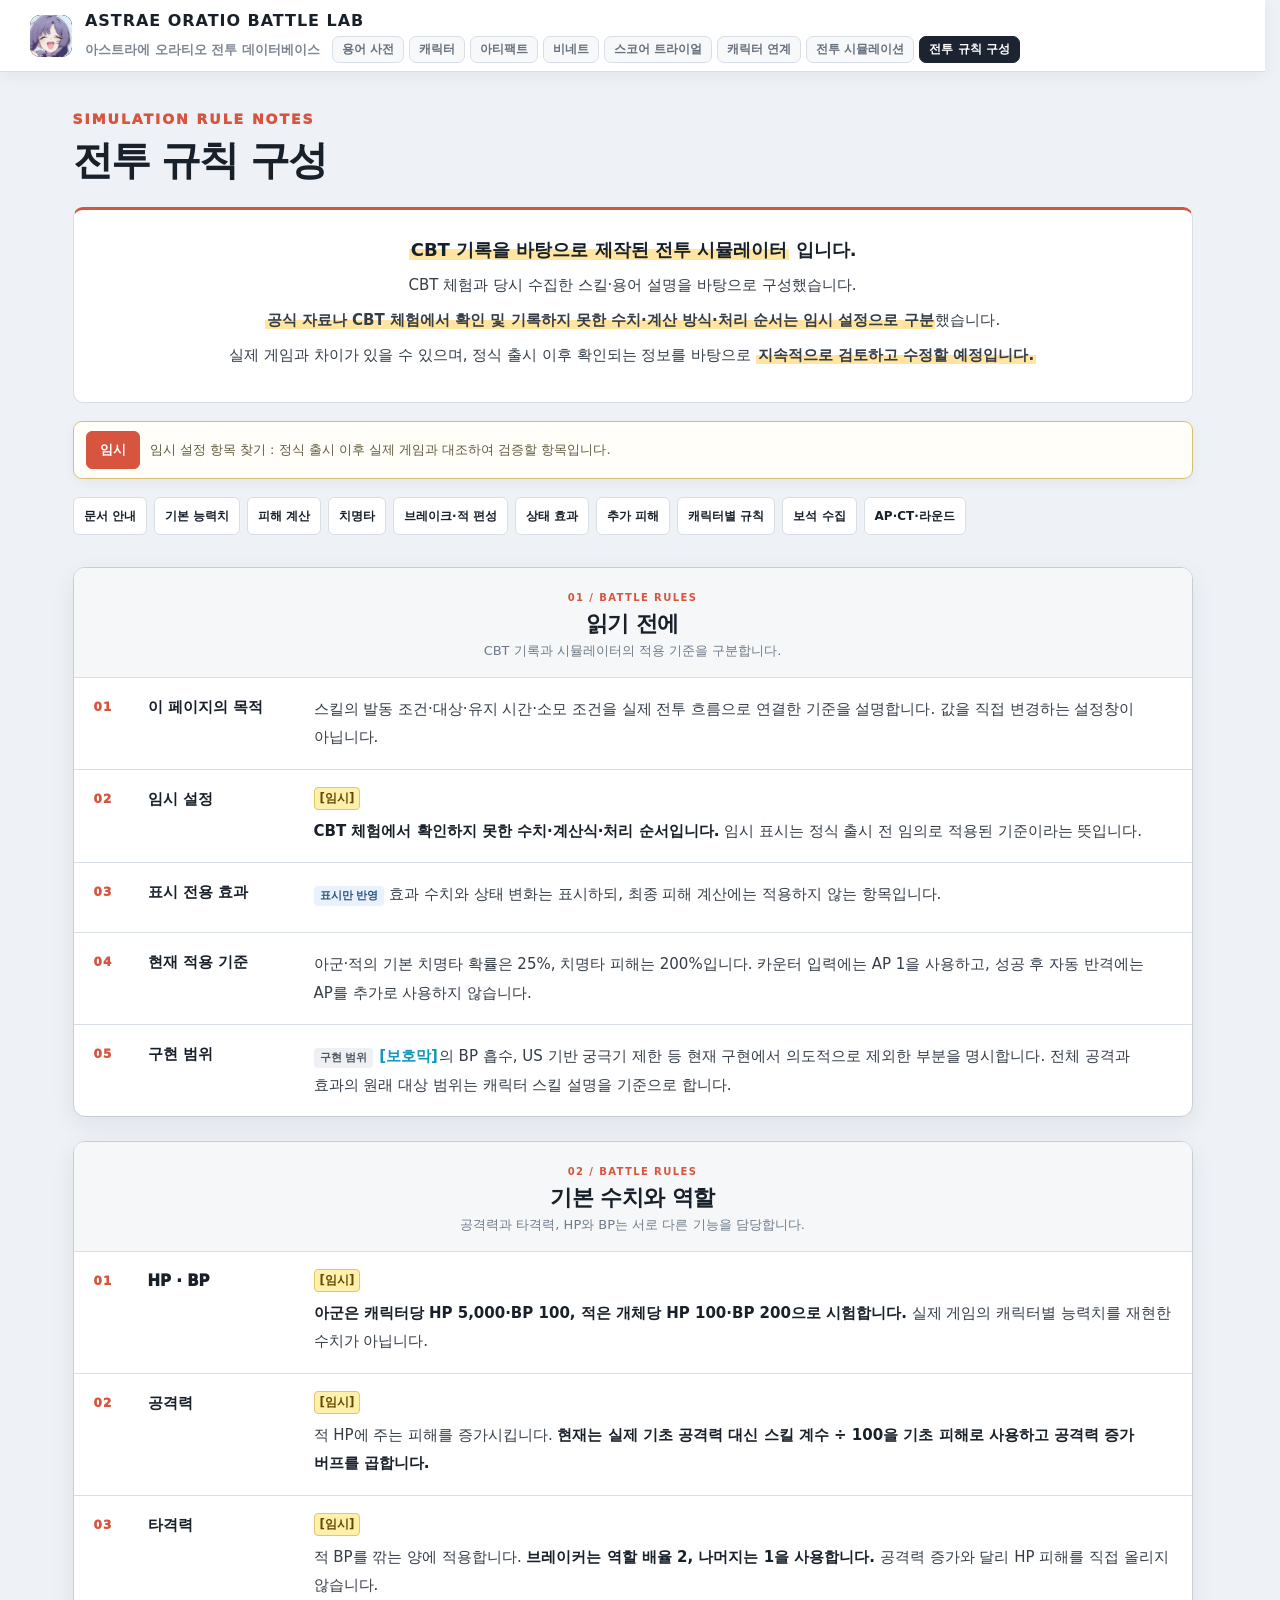
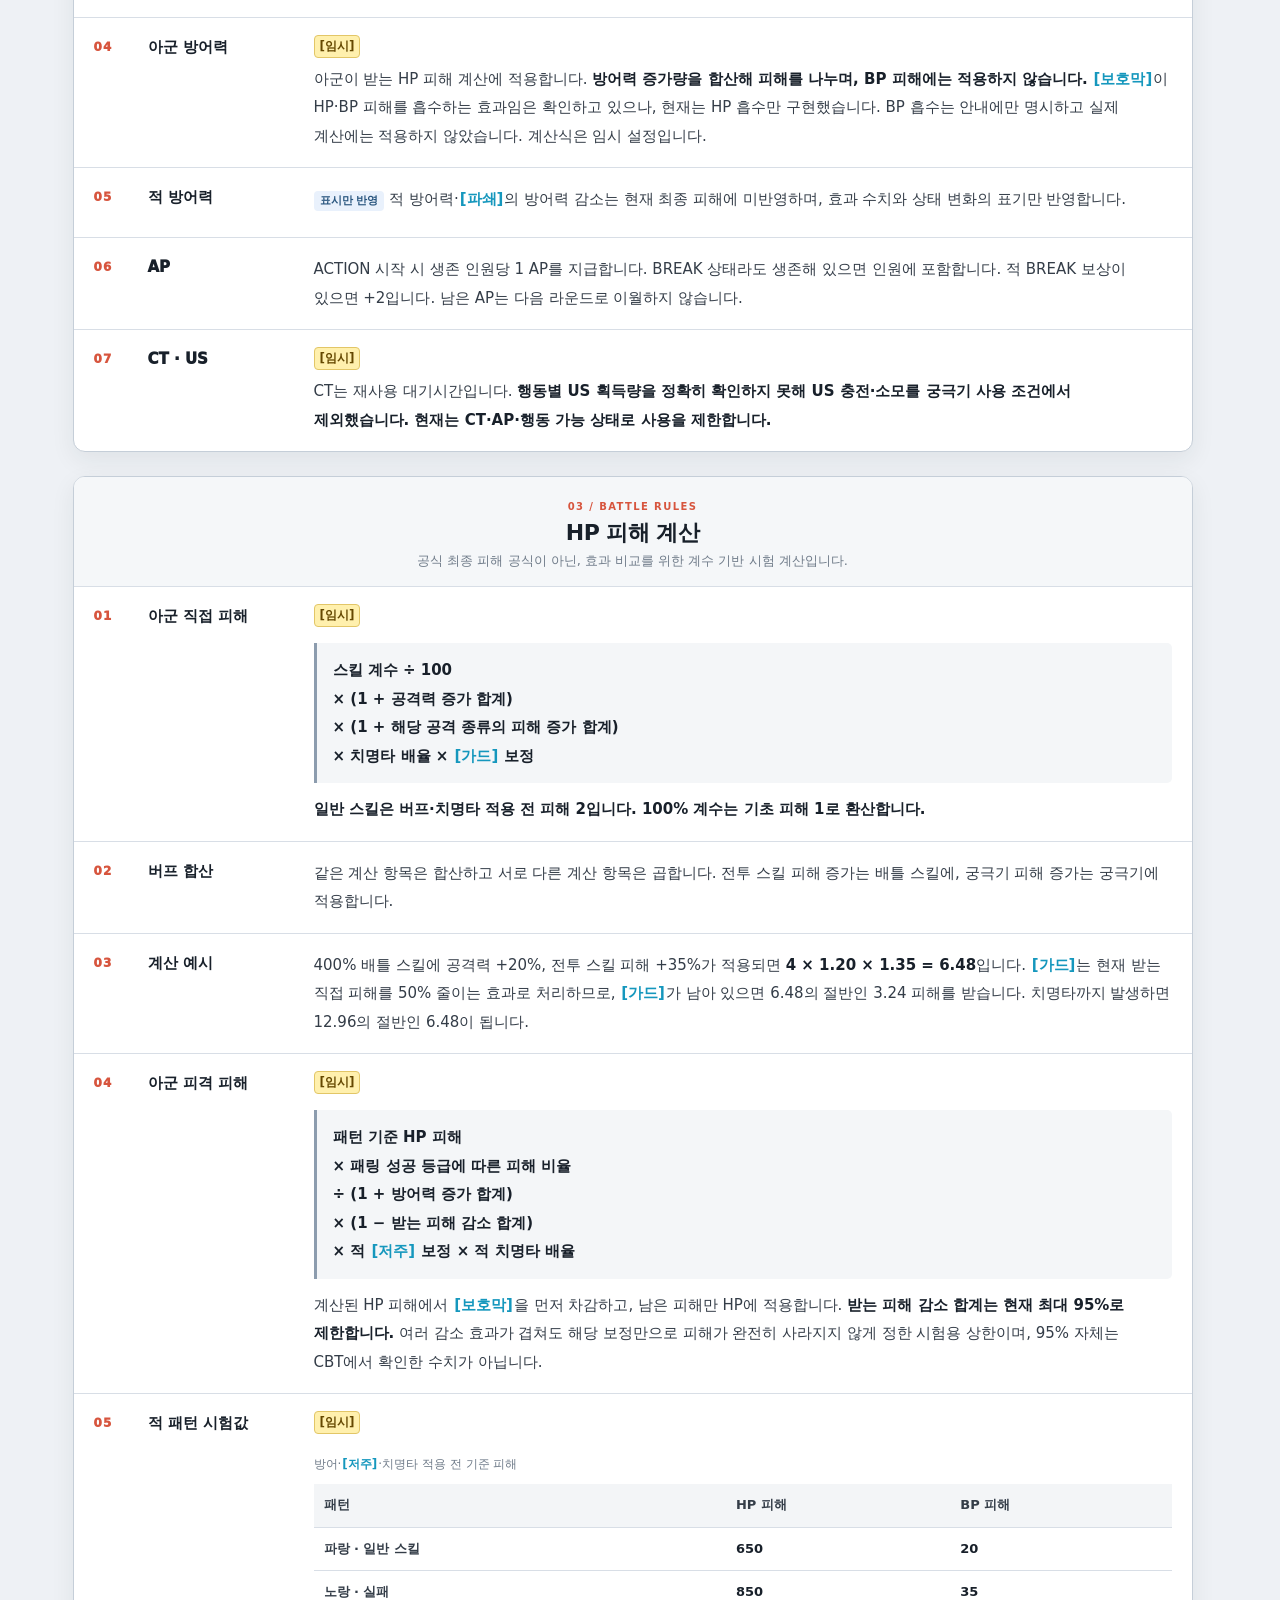
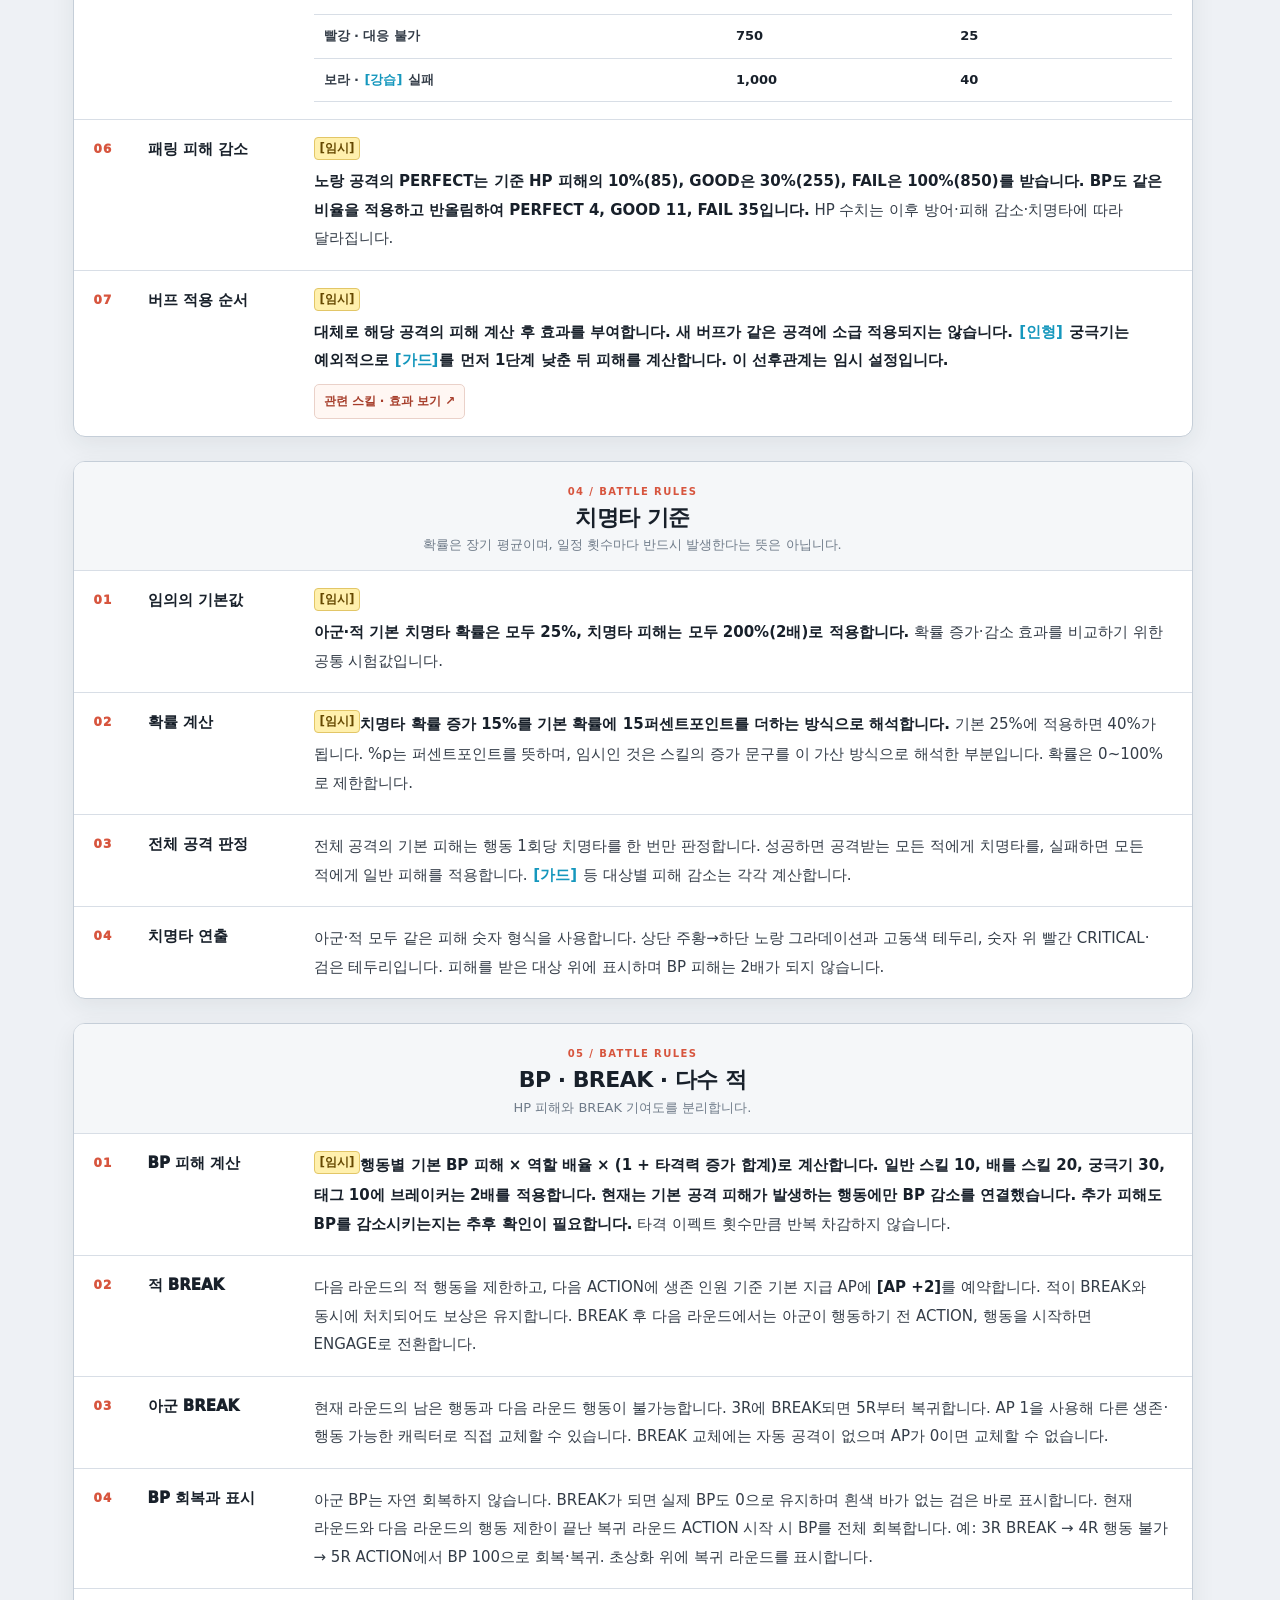
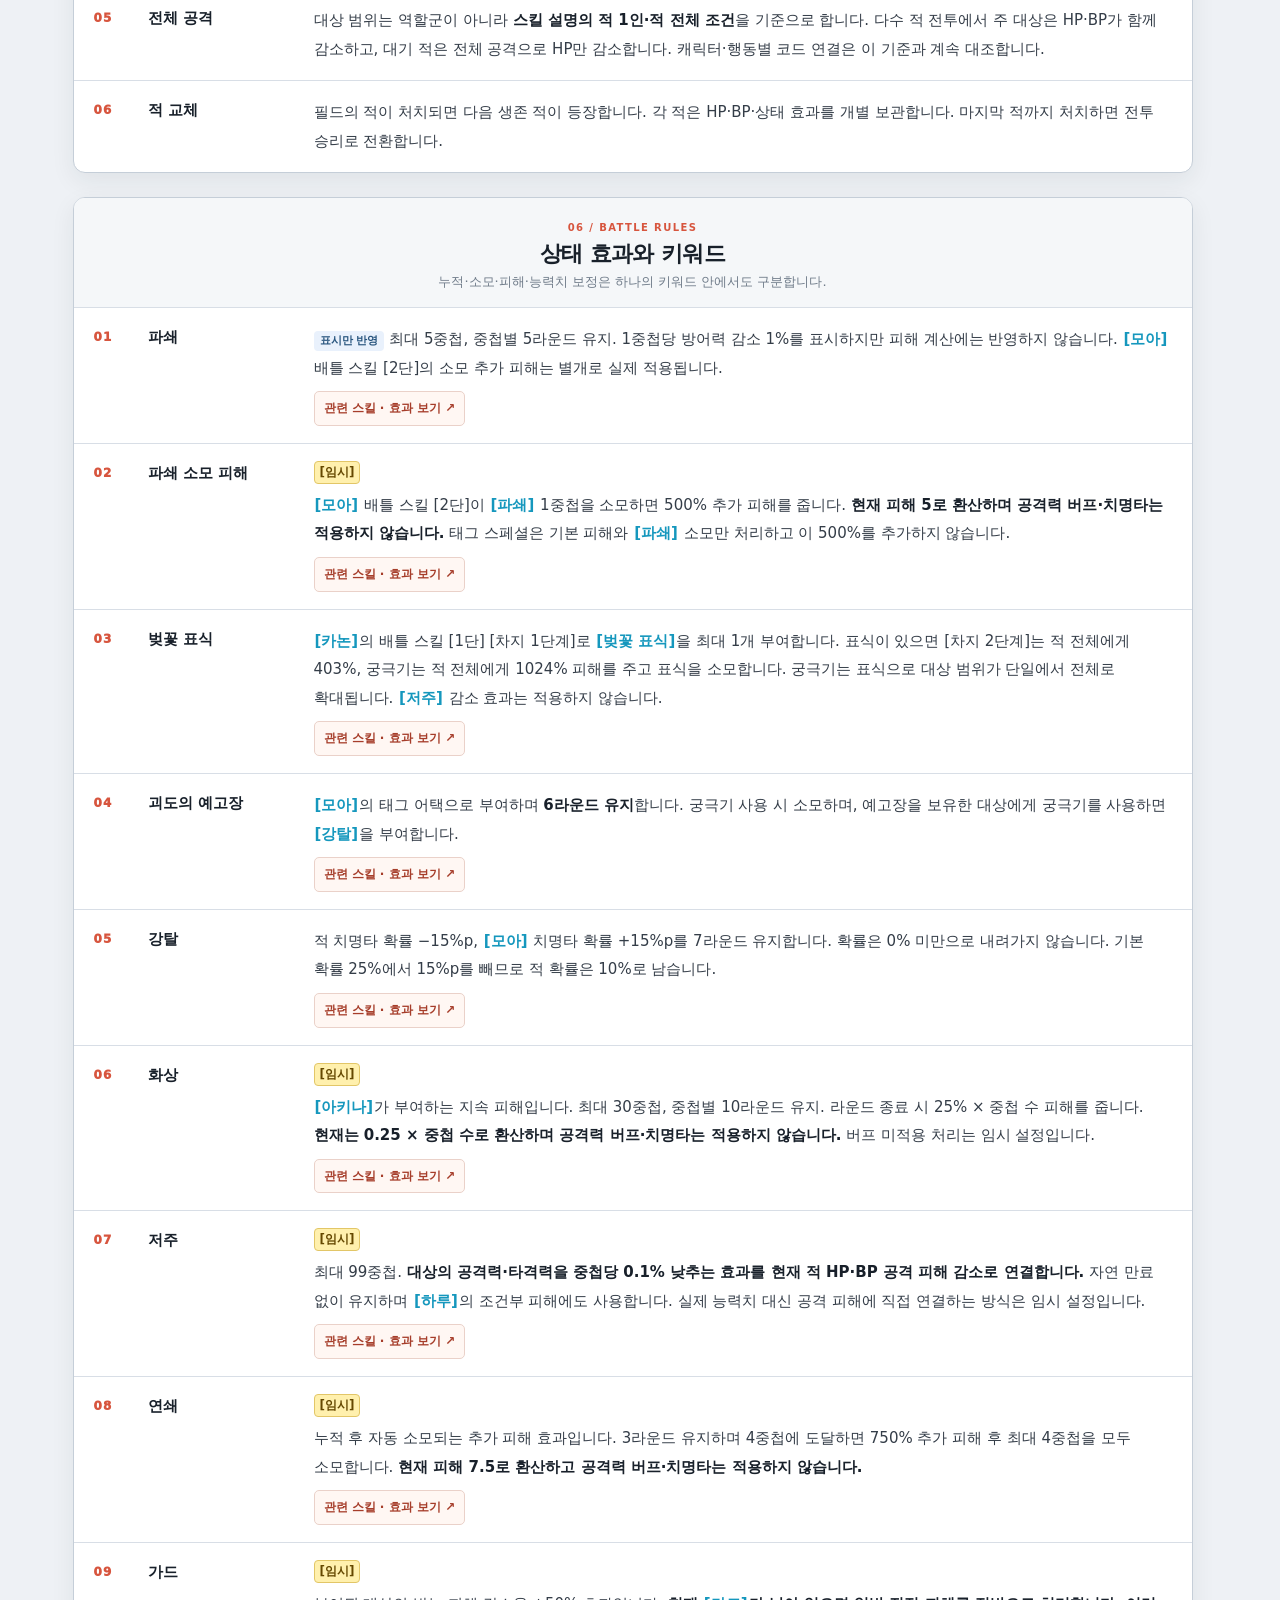
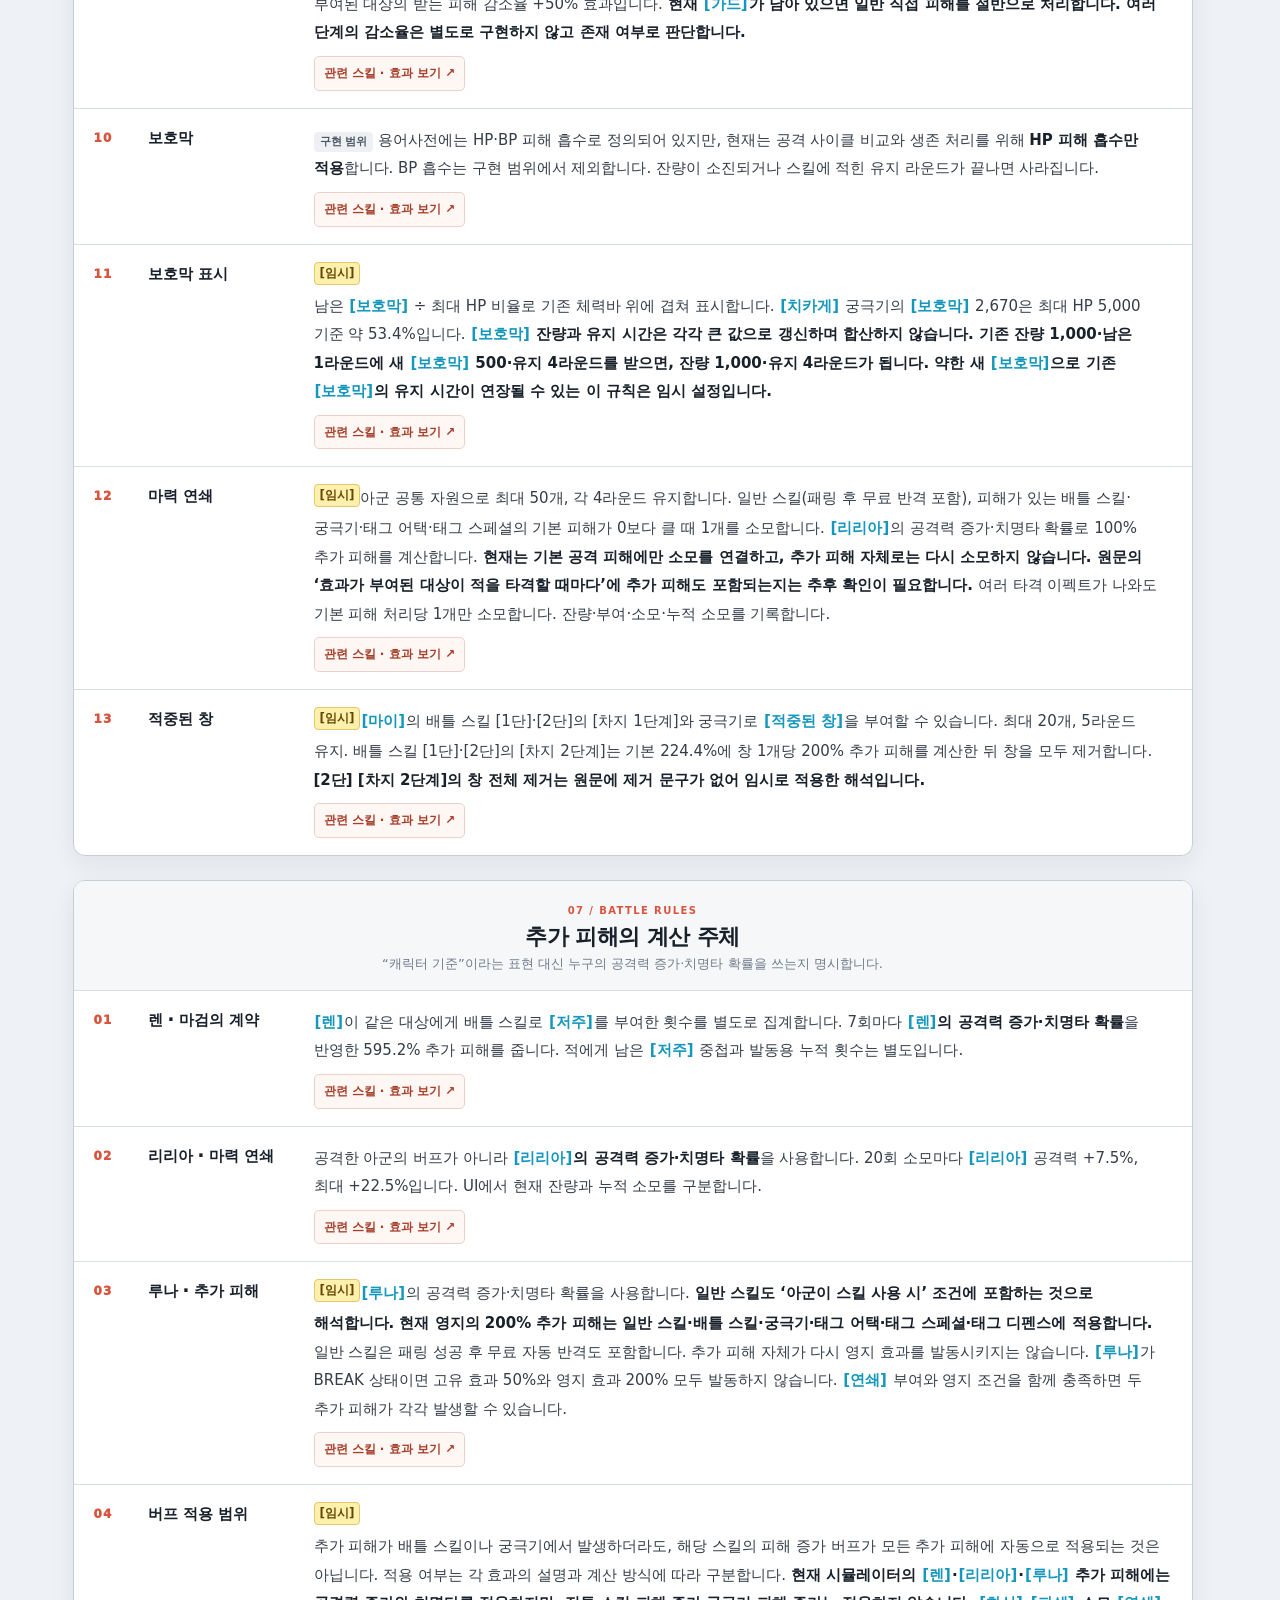
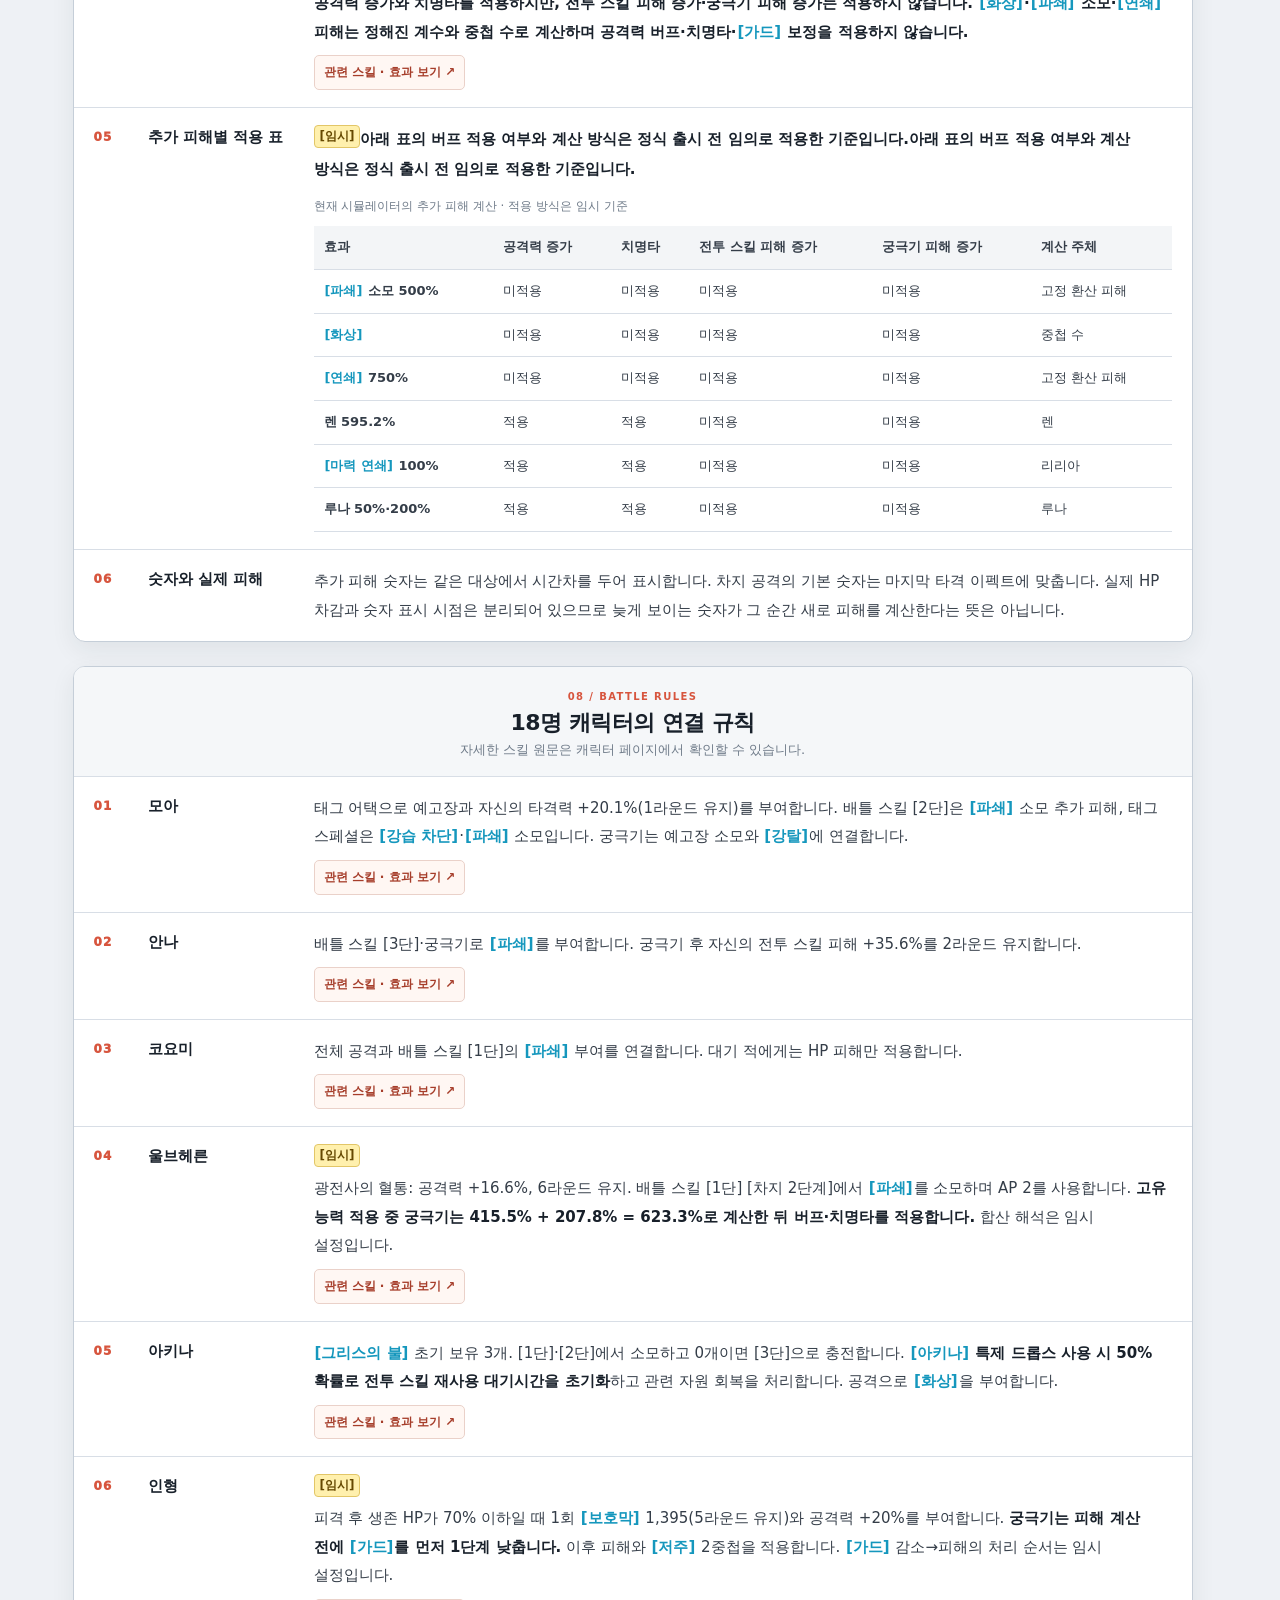
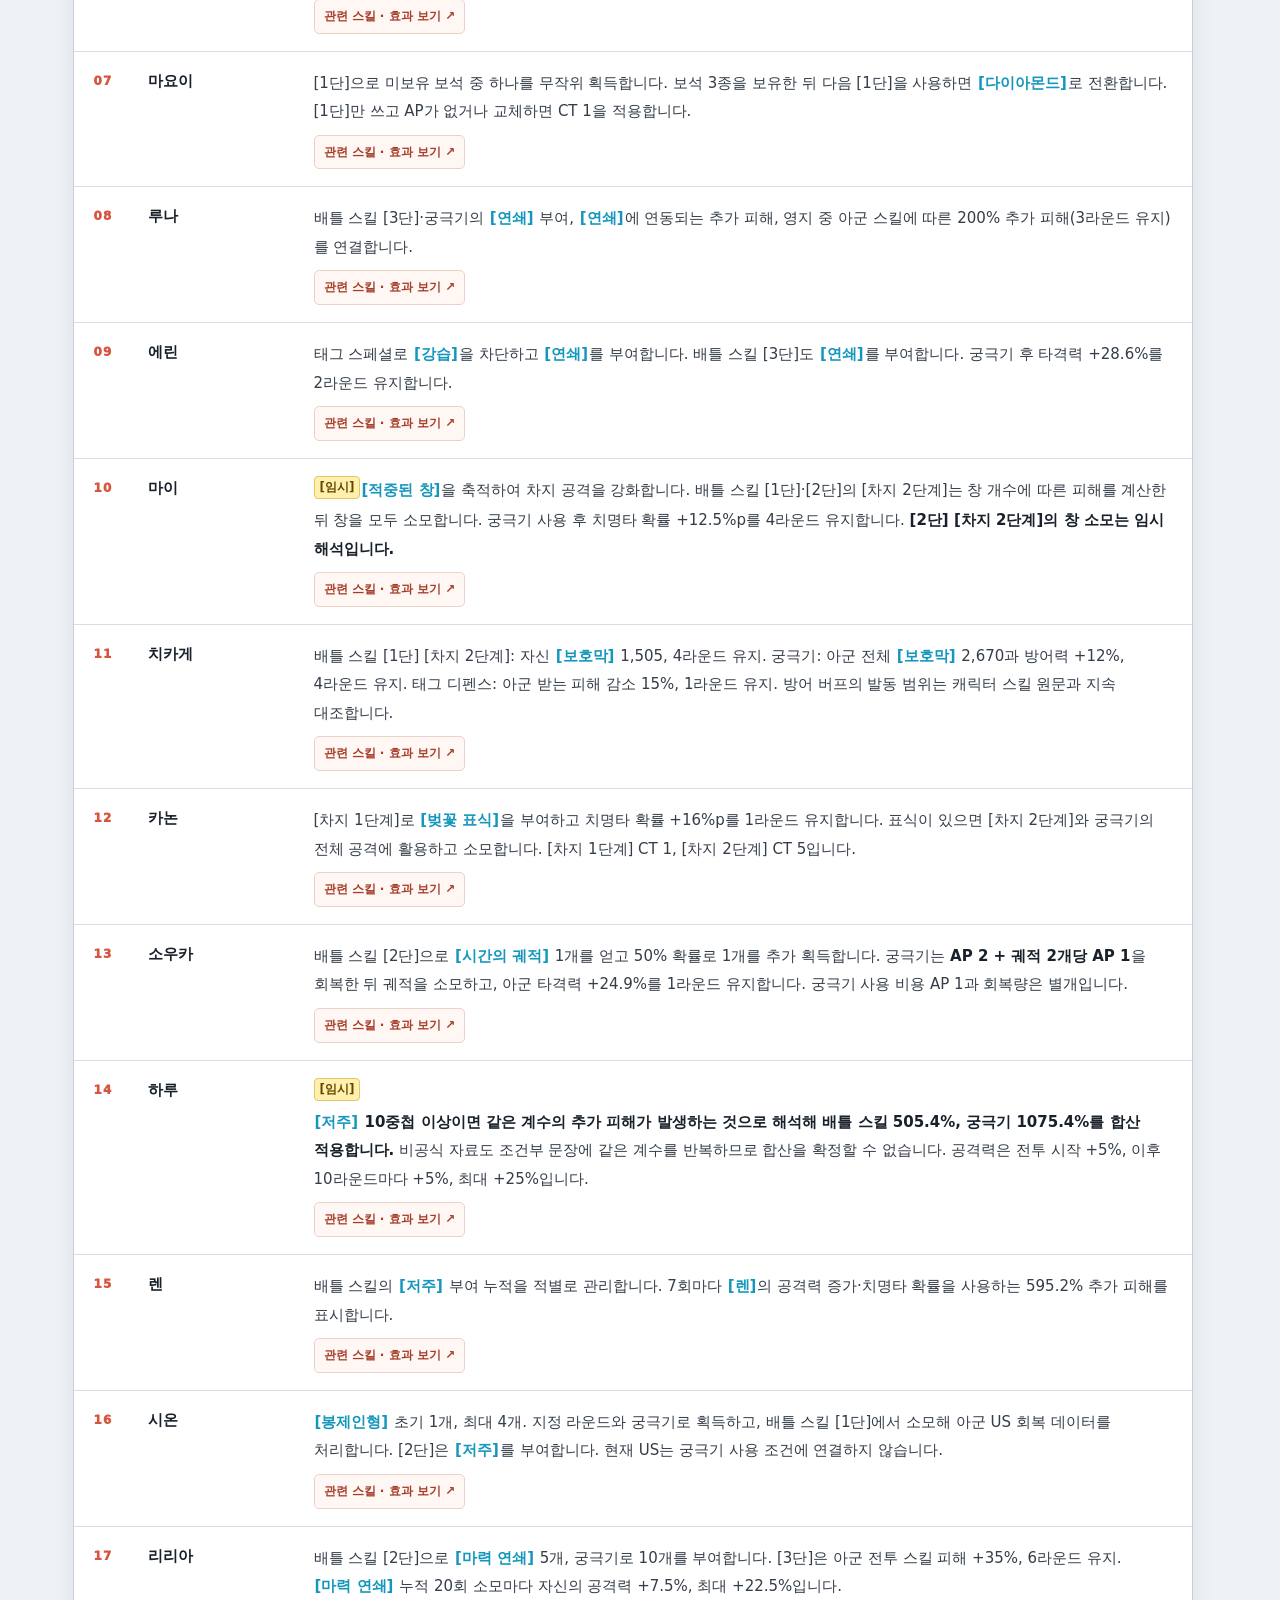
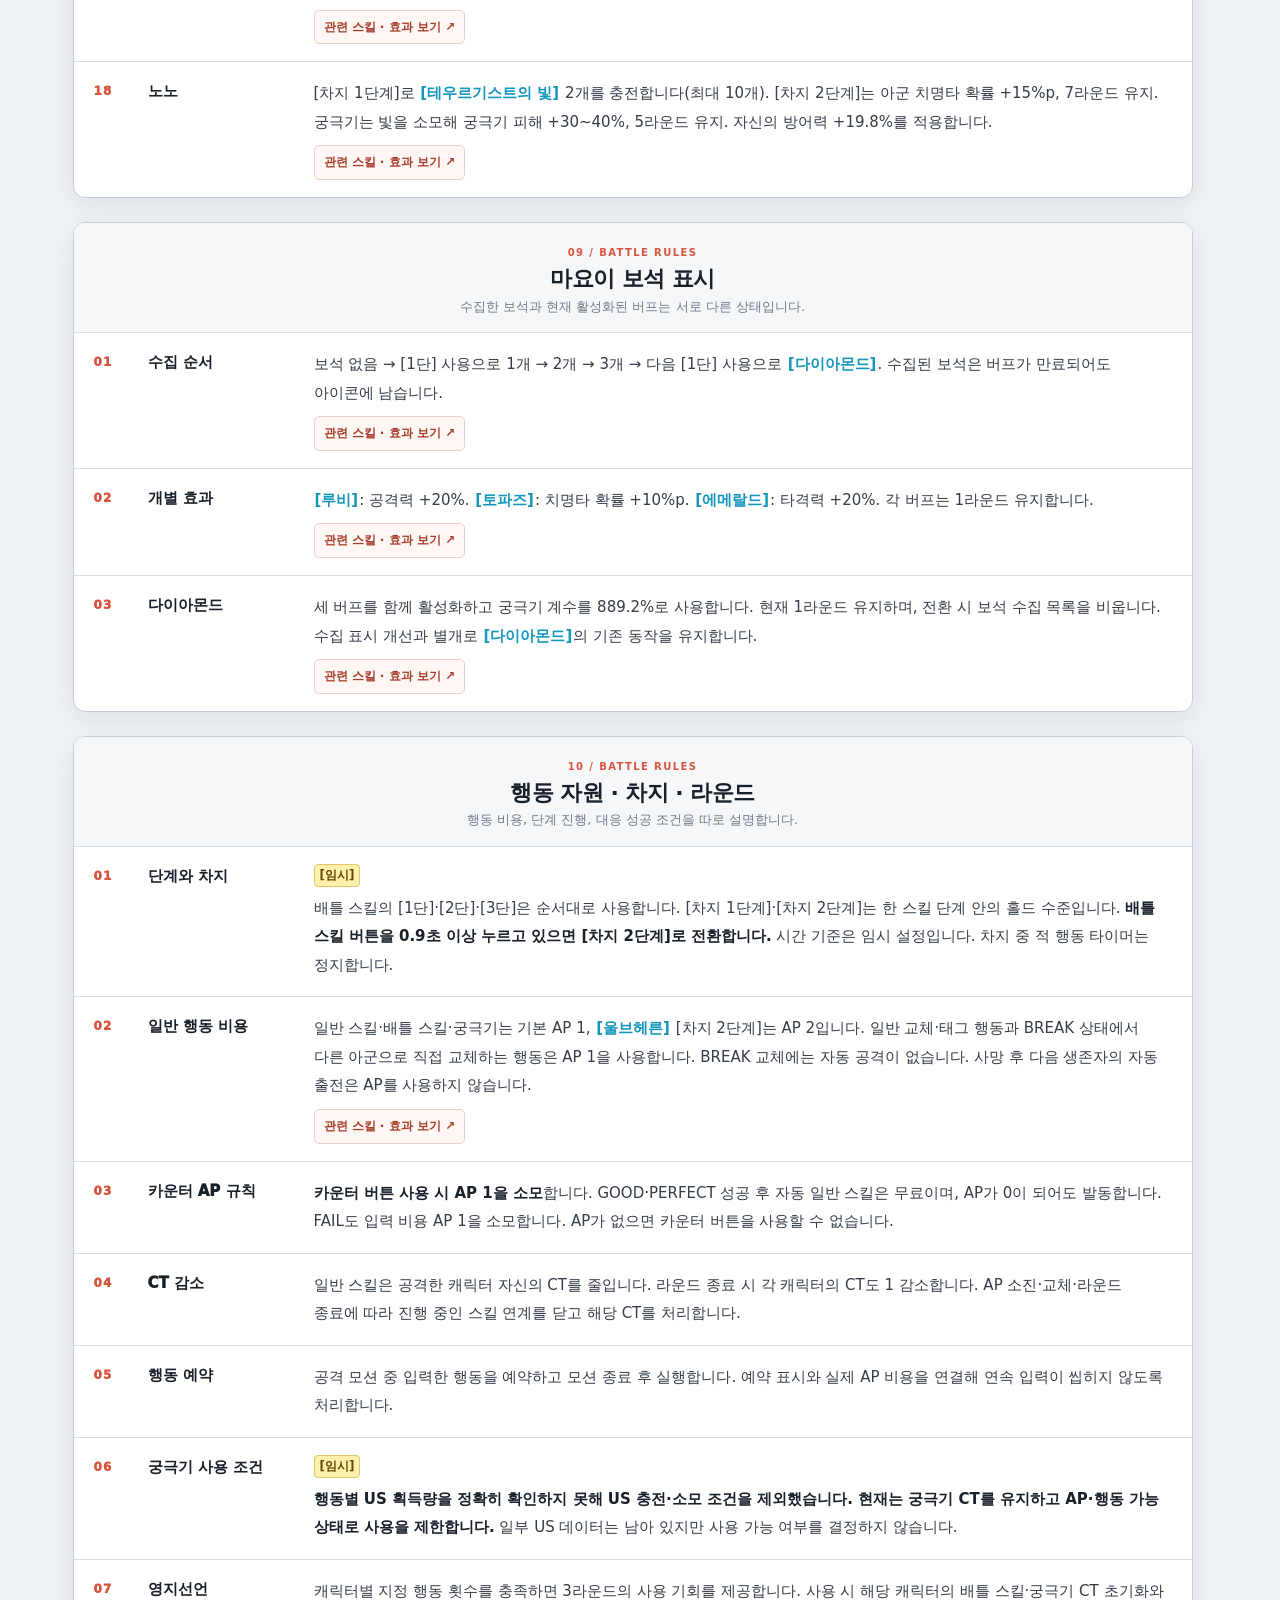
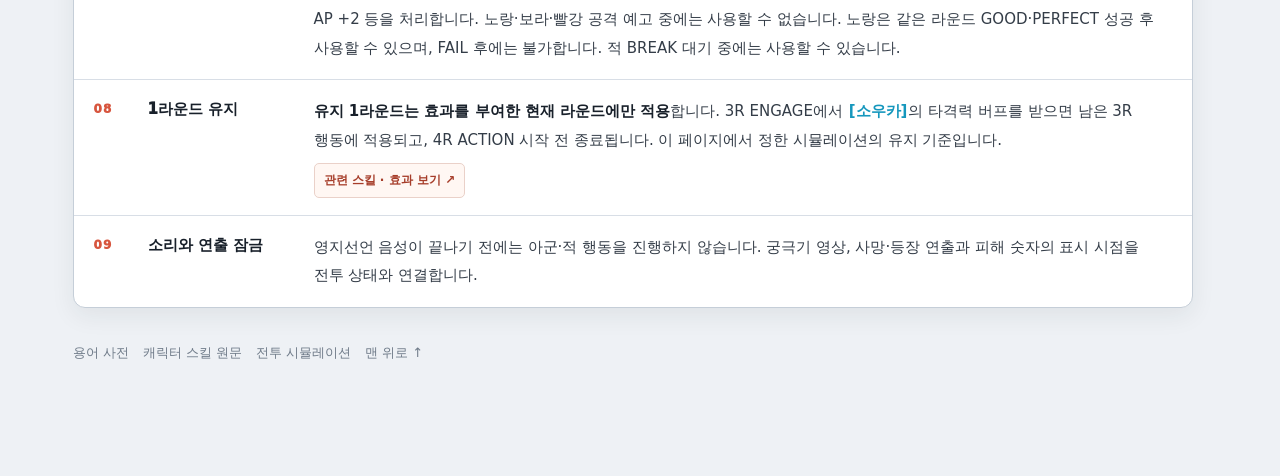
<file: combat-rules.html>
<!doctype html><html lang="ko"><head><meta charset="utf-8"><meta name="viewport" content="width=device-width,initial-scale=1"><title>전투 규칙 구성 | Astrae Oratio Battle Lab</title><meta name="description" content="CBT 기반 전투 시뮬레이터의 피해 계산, 상태 효과, 캐릭터별 연결 규칙과 임시 설정을 안내합니다."><link rel="stylesheet" href="styles.css?v=71"><link rel="stylesheet" href="combat-rules.css?v=158"><style>.brand-mark{overflow:hidden;padding:0!important}.brand-mark>img{display:block;width:100%;height:100%;object-fit:cover;object-position:center;border-radius:inherit}</style>
</head><body><a class="skip-link" href="#rules-content">본문 바로가기</a><header class="app-topbar">
<div class="brand">
<a aria-label="Astrae Oratio Battle Lab 캐릭터 페이지" class="brand-mark" href="characters.html"><img src="assets/site-brand-portrait.jpg" alt="" width="46" height="46" fetchpriority="high"></a>
<div class="brand-copy">
<a class="brand-title" href="characters.html"><strong>ASTRAE ORATIO BATTLE LAB</strong></a>
<div class="brand-lower">
<small>아스트라에 오라티오 전투 데이터베이스</small>
<nav aria-label="페이지 이동" class="site-nav"><a href="glossary.html">용어 사전</a><a href="characters.html">캐릭터</a><a href="artifacts.html">아티팩트</a><a href="vignettes.html">비네트</a><a href="score-trial.html">스코어 트라이얼</a><a href="character-partners.html?v=nav-20261025">캐릭터 연계</a><a href="combat.html">전투 시뮬레이션</a><a class="active" aria-current="page" href="combat-rules.html">전투 규칙 구성</a></nav>
</div>
</div>
</div>
</header><main class="page-shell rules-page" id="rules-content"><header class="page-heading"><div class="page-heading-copy"><span>SIMULATION RULE NOTES</span><h1>전투 규칙 구성</h1></div></header><aside class="rules-intro"><strong><mark class="intro-highlight">CBT 기록을 바탕으로 제작된 전투 시뮬레이터</mark> 입니다.</strong><p>CBT 체험과 당시 수집한 스킬·용어 설명을 바탕으로 구성했습니다.</p><p><mark class="intro-highlight">공식 자료나 CBT 체험에서 확인 및 기록하지 못한 수치·계산 방식·처리 순서는 임시 설정으로 구분</mark>했습니다.</p><p>실제 게임과 차이가 있을 수 있으며, 정식 출시 이후 확인되는 정보를 바탕으로 <mark class="intro-highlight">지속적으로 검토하고 수정할 예정입니다.</mark></p></aside><div class="temp-toolbar" role="region" aria-label="임시 설정 탐색" hidden><button id="temp-find" type="button" aria-expanded="false" aria-controls="temp-controls">임시</button><span>임시 설정 항목 찾기 : 정식 출시 이후 실제 게임과 대조하여 검증할 항목입니다.</span><div id="temp-controls" hidden><output id="temp-count" aria-live="polite" aria-atomic="true">0 / 0</output><button id="temp-prev" type="button" aria-label="이전 임시 항목">이전</button><button id="temp-next" type="button" aria-label="다음 임시 항목">다음</button><button id="temp-close" type="button">닫기</button></div></div><nav class="rules-toc" aria-label="전투 규칙 목차"><a href="#basis">문서 안내</a><a href="#stats">기본 능력치</a><a href="#damage">피해 계산</a><a href="#critical">치명타</a><a href="#break">브레이크·적 편성</a><a href="#keywords">상태 효과</a><a href="#procs">추가 피해</a><a href="#characters">캐릭터별 규칙</a><a href="#gems">보석 수집</a><a href="#flow">AP·CT·라운드</a></nav><section class="reference-panel combat-memo-panel rules-section" id="basis" aria-labelledby="basis-title"><header class="reference-panel-heading"><div><span class="section-kicker">01 / BATTLE RULES</span><h2 id="basis-title">읽기 전에</h2><p>CBT 기록과 시뮬레이터의 적용 기준을 구분합니다.</p></div></header><div class="combat-memo-list"><div class="combat-memo-row"><span class="combat-memo-index">01</span><h3 class="combat-memo-title">이 페이지의 목적</h3><div class="combat-memo-description">스킬의 발동 조건·대상·유지 시간·소모 조건을 실제 전투 흐름으로 연결한 기준을 설명합니다. 값을 직접 변경하는 설정창이 아닙니다.</div></div><div class="combat-memo-row"><span class="combat-memo-index">02</span><h3 class="combat-memo-title">임시 설정</h3><div class="combat-memo-description"><mark class="temporary" data-temporary tabindex="-1">[임시]</mark><div class="rule-detail"><strong class="temporary-statement">CBT 체험에서 확인하지 못한 수치·계산식·처리 순서입니다.</strong> 임시 표시는 정식 출시 전 임의로 적용된 기준이라는 뜻입니다.</div></div></div><div class="combat-memo-row"><span class="combat-memo-index">03</span><h3 class="combat-memo-title">표시 전용 효과</h3><div class="combat-memo-description"><span class="status display-only">표시만 반영</span> 효과 수치와 상태 변화는 표시하되, 최종 피해 계산에는 적용하지 않는 항목입니다.</div></div><div class="combat-memo-row"><span class="combat-memo-index">04</span><h3 class="combat-memo-title">현재 적용 기준</h3><div class="combat-memo-description">아군·적의 기본 치명타 확률은 25%, 치명타 피해는 200%입니다. 카운터 입력에는 AP 1을 사용하고, 성공 후 자동 반격에는 AP를 추가로 사용하지 않습니다.</div></div><div class="combat-memo-row"><span class="combat-memo-index">05</span><h3 class="combat-memo-title">구현 범위</h3><div class="combat-memo-description"><span class="status scope">구현 범위</span> <button type="button" class="skill-ref skill-ref-inline" data-skill-ref="term-shield" aria-haspopup="dialog" aria-expanded="false">[보호막]</button>의 BP 흡수, US 기반 궁극기 제한 등 현재 구현에서 의도적으로 제외한 부분을 명시합니다. 전체 공격과 효과의 원래 대상 범위는 캐릭터 스킬 설명을 기준으로 합니다.</div></div></div></section><section class="reference-panel combat-memo-panel rules-section" id="stats" aria-labelledby="stats-title"><header class="reference-panel-heading"><div><span class="section-kicker">02 / BATTLE RULES</span><h2 id="stats-title">기본 수치와 역할</h2><p>공격력과 타격력, HP와 BP는 서로 다른 기능을 담당합니다.</p></div></header><div class="combat-memo-list"><div class="combat-memo-row"><span class="combat-memo-index">01</span><h3 class="combat-memo-title">HP · BP</h3><div class="combat-memo-description"><mark class="temporary" data-temporary tabindex="-1">[임시]</mark><div class="rule-detail"><strong class="temporary-statement">아군은 캐릭터당 HP 5,000·BP 100, 적은 개체당 HP 100·BP 200으로 시험합니다.</strong> 실제 게임의 캐릭터별 능력치를 재현한 수치가 아닙니다.</div></div></div><div class="combat-memo-row"><span class="combat-memo-index">02</span><h3 class="combat-memo-title">공격력</h3><div class="combat-memo-description"><mark class="temporary" data-temporary tabindex="-1">[임시]</mark><div class="rule-detail">적 HP에 주는 피해를 증가시킵니다. <strong class="temporary-statement">현재는 실제 기초 공격력 대신 스킬 계수 ÷ 100을 기초 피해로 사용하고 공격력 증가 버프를 곱합니다.</strong></div></div></div><div class="combat-memo-row"><span class="combat-memo-index">03</span><h3 class="combat-memo-title">타격력</h3><div class="combat-memo-description"><mark class="temporary" data-temporary tabindex="-1">[임시]</mark><div class="rule-detail">적 BP를 깎는 양에 적용합니다. <strong class="temporary-statement">브레이커는 역할 배율 2, 나머지는 1을 사용합니다.</strong> 공격력 증가와 달리 HP 피해를 직접 올리지 않습니다.</div></div></div><div class="combat-memo-row"><span class="combat-memo-index">04</span><h3 class="combat-memo-title">아군 방어력</h3><div class="combat-memo-description"><mark class="temporary" data-temporary tabindex="-1">[임시]</mark><div class="rule-detail">아군이 받는 HP 피해 계산에 적용합니다. <strong class="temporary-statement">방어력 증가량을 합산해 피해를 나누며, BP 피해에는 적용하지 않습니다.</strong> <button type="button" class="skill-ref skill-ref-inline" data-skill-ref="term-shield" aria-haspopup="dialog" aria-expanded="false">[보호막]</button>이 HP·BP 피해를 흡수하는 효과임은 확인하고 있으나, 현재는 HP 흡수만 구현했습니다. BP 흡수는 안내에만 명시하고 실제 계산에는 적용하지 않았습니다. 계산식은 임시 설정입니다.</div></div></div><div class="combat-memo-row"><span class="combat-memo-index">05</span><h3 class="combat-memo-title">적 방어력</h3><div class="combat-memo-description"><span class="status display-only">표시만 반영</span> 적 방어력·<button type="button" class="skill-ref skill-ref-inline" data-skill-ref="term-fracture" aria-haspopup="dialog" aria-expanded="false">[파쇄]</button>의 방어력 감소는 현재 최종 피해에 미반영하며, 효과 수치와 상태 변화의 표기만 반영합니다.</div></div><div class="combat-memo-row"><span class="combat-memo-index">06</span><h3 class="combat-memo-title">AP</h3><div class="combat-memo-description">ACTION 시작 시 생존 인원당 1 AP를 지급합니다. BREAK 상태라도 생존해 있으면 인원에 포함합니다. 적 BREAK 보상이 있으면 +2입니다. 남은 AP는 다음 라운드로 이월하지 않습니다.</div></div><div class="combat-memo-row"><span class="combat-memo-index">07</span><h3 class="combat-memo-title">CT · US</h3><div class="combat-memo-description"><mark class="temporary" data-temporary tabindex="-1">[임시]</mark><div class="rule-detail">CT는 재사용 대기시간입니다. <strong class="temporary-statement">행동별 US 획득량을 정확히 확인하지 못해 US 충전·소모를 궁극기 사용 조건에서 제외했습니다. 현재는 CT·AP·행동 가능 상태로 사용을 제한합니다.</strong></div></div></div></div></section><section class="reference-panel combat-memo-panel rules-section" id="damage" aria-labelledby="damage-title"><header class="reference-panel-heading"><div><span class="section-kicker">03 / BATTLE RULES</span><h2 id="damage-title">HP 피해 계산</h2><p>공식 최종 피해 공식이 아닌, 효과 비교를 위한 계수 기반 시험 계산입니다.</p></div></header><div class="combat-memo-list"><div class="combat-memo-row"><span class="combat-memo-index">01</span><h3 class="combat-memo-title">아군 직접 피해</h3><div class="combat-memo-description"><mark class="temporary" data-temporary tabindex="-1">[임시]</mark><div class="rule-detail"><div class="formula"><strong class="temporary-statement">스킬 계수 ÷ 100<br>× (1 + 공격력 증가 합계)<br>× (1 + 해당 공격 종류의 피해 증가 합계)<br>× 치명타 배율 × <button type="button" class="skill-ref skill-ref-inline" data-skill-ref="term-guard" aria-haspopup="dialog" aria-expanded="false">[가드]</button> 보정</strong></div><strong class="temporary-statement">일반 스킬은 버프·치명타 적용 전 피해 2입니다. 100% 계수는 기초 피해 1로 환산합니다.</strong></div></div></div><div class="combat-memo-row"><span class="combat-memo-index">02</span><h3 class="combat-memo-title">버프 합산</h3><div class="combat-memo-description">같은 계산 항목은 합산하고 서로 다른 계산 항목은 곱합니다. 전투 스킬 피해 증가는 배틀 스킬에, 궁극기 피해 증가는 궁극기에 적용합니다.</div></div><div class="combat-memo-row"><span class="combat-memo-index">03</span><h3 class="combat-memo-title">계산 예시</h3><div class="combat-memo-description">400% 배틀 스킬에 공격력 +20%, 전투 스킬 피해 +35%가 적용되면 <b>4 × 1.20 × 1.35 = 6.48</b>입니다. <button type="button" class="skill-ref skill-ref-inline" data-skill-ref="term-guard" aria-haspopup="dialog" aria-expanded="false">[가드]</button>는 현재 받는 직접 피해를 50% 줄이는 효과로 처리하므로, <button type="button" class="skill-ref skill-ref-inline" data-skill-ref="term-guard" aria-haspopup="dialog" aria-expanded="false">[가드]</button>가 남아 있으면 6.48의 절반인 3.24 피해를 받습니다. 치명타까지 발생하면 12.96의 절반인 6.48이 됩니다.</div></div><div class="combat-memo-row"><span class="combat-memo-index">04</span><h3 class="combat-memo-title">아군 피격 피해</h3><div class="combat-memo-description"><mark class="temporary" data-temporary tabindex="-1">[임시]</mark><div class="rule-detail"><div class="formula"><strong class="temporary-statement">패턴 기준 HP 피해<br>× 패링 성공 등급에 따른 피해 비율<br>÷ (1 + 방어력 증가 합계)<br>× (1 − 받는 피해 감소 합계)<br>× 적 <button type="button" class="skill-ref skill-ref-inline" data-skill-ref="term-curse" aria-haspopup="dialog" aria-expanded="false">[저주]</button> 보정 × 적 치명타 배율</strong></div>계산된 HP 피해에서 <button type="button" class="skill-ref skill-ref-inline" data-skill-ref="term-shield" aria-haspopup="dialog" aria-expanded="false">[보호막]</button>을 먼저 차감하고, 남은 피해만 HP에 적용합니다. <strong class="temporary-statement">받는 피해 감소 합계는 현재 최대 95%로 제한합니다.</strong> 여러 감소 효과가 겹쳐도 해당 보정만으로 피해가 완전히 사라지지 않게 정한 시험용 상한이며, 95% 자체는 CBT에서 확인한 수치가 아닙니다.</div></div></div><div class="combat-memo-row"><span class="combat-memo-index">05</span><h3 class="combat-memo-title">적 패턴 시험값</h3><div class="combat-memo-description"><mark class="temporary" data-temporary tabindex="-1">[임시]</mark><div class="rule-detail"><div class="table-scroll"><table><caption>방어·<button type="button" class="skill-ref skill-ref-inline" data-skill-ref="term-curse" aria-haspopup="dialog" aria-expanded="false">[저주]</button>·치명타 적용 전 기준 피해</caption><thead><tr><th>패턴</th><th>HP 피해</th><th>BP 피해</th></tr></thead><tbody><tr><th>파랑 · 일반 스킬</th><td><strong class="temporary-statement">650</strong></td><td><strong class="temporary-statement">20</strong></td></tr><tr><th>노랑 · 실패</th><td><strong class="temporary-statement">850</strong></td><td><strong class="temporary-statement">35</strong></td></tr><tr><th>빨강 · 대응 불가</th><td><strong class="temporary-statement">750</strong></td><td><strong class="temporary-statement">25</strong></td></tr><tr><th>보라 · <button type="button" class="skill-ref skill-ref-inline" data-skill-ref="term-assault" aria-haspopup="dialog" aria-expanded="false">[강습]</button> 실패</th><td><strong class="temporary-statement">1,000</strong></td><td><strong class="temporary-statement">40</strong></td></tr></tbody></table></div></div></div></div><div class="combat-memo-row"><span class="combat-memo-index">06</span><h3 class="combat-memo-title">패링 피해 감소</h3><div class="combat-memo-description"><mark class="temporary" data-temporary tabindex="-1">[임시]</mark><div class="rule-detail"><strong class="temporary-statement">노랑 공격의 PERFECT는 기준 HP 피해의 10%(85), GOOD은 30%(255), FAIL은 100%(850)를 받습니다. BP도 같은 비율을 적용하고 반올림하여 PERFECT 4, GOOD 11, FAIL 35입니다.</strong> HP 수치는 이후 방어·피해 감소·치명타에 따라 달라집니다.</div></div></div><div class="combat-memo-row"><span class="combat-memo-index">07</span><h3 class="combat-memo-title">버프 적용 순서</h3><div class="combat-memo-description"><mark class="temporary" data-temporary tabindex="-1">[임시]</mark><div class="rule-detail"><strong class="temporary-statement">대체로 해당 공격의 피해 계산 후 효과를 부여합니다. 새 버프가 같은 공격에 소급 적용되지는 않습니다. <button type="button" class="skill-ref skill-ref-inline" data-skill-ref="row-50-doll" aria-haspopup="dialog" aria-expanded="false">[인형]</button> 궁극기는 예외적으로 <button type="button" class="skill-ref skill-ref-inline" data-skill-ref="term-guard" aria-haspopup="dialog" aria-expanded="false">[가드]</button>를 먼저 1단계 낮춘 뒤 피해를 계산합니다. 이 선후관계는 임시 설정입니다.</strong></div><div class="skill-ref-links"><button type="button" class="skill-ref" data-skill-ref="row-50" aria-haspopup="dialog" aria-expanded="false">관련 스킬 · 효과 보기 ↗</button></div></div></div></div></section><section class="reference-panel combat-memo-panel rules-section" id="critical" aria-labelledby="critical-title"><header class="reference-panel-heading"><div><span class="section-kicker">04 / BATTLE RULES</span><h2 id="critical-title">치명타 기준</h2><p>확률은 장기 평균이며, 일정 횟수마다 반드시 발생한다는 뜻은 아닙니다.</p></div></header><div class="combat-memo-list"><div class="combat-memo-row"><span class="combat-memo-index">01</span><h3 class="combat-memo-title">임의의 기본값</h3><div class="combat-memo-description"><mark class="temporary" data-temporary tabindex="-1">[임시]</mark><div class="rule-detail"><strong class="temporary-statement">아군·적 기본 치명타 확률은 모두 25%, 치명타 피해는 모두 200%(2배)로 적용합니다.</strong> 확률 증가·감소 효과를 비교하기 위한 공통 시험값입니다.</div></div></div><div class="combat-memo-row"><span class="combat-memo-index">02</span><h3 class="combat-memo-title">확률 계산</h3><div class="combat-memo-description"><mark class="temporary" data-temporary tabindex="-1">[임시]</mark><strong class="temporary-statement">치명타 확률 증가 15%를 기본 확률에 15퍼센트포인트를 더하는 방식으로 해석합니다.</strong> 기본 25%에 적용하면 40%가 됩니다. %p는 퍼센트포인트를 뜻하며, 임시인 것은 스킬의 증가 문구를 이 가산 방식으로 해석한 부분입니다. 확률은 0~100%로 제한합니다.</div></div><div class="combat-memo-row"><span class="combat-memo-index">03</span><h3 class="combat-memo-title">전체 공격 판정</h3><div class="combat-memo-description">전체 공격의 기본 피해는 행동 1회당 치명타를 한 번만 판정합니다. 성공하면 공격받는 모든 적에게 치명타를, 실패하면 모든 적에게 일반 피해를 적용합니다. <button type="button" class="skill-ref skill-ref-inline" data-skill-ref="term-guard" aria-haspopup="dialog" aria-expanded="false">[가드]</button> 등 대상별 피해 감소는 각각 계산합니다.</div></div><div class="combat-memo-row"><span class="combat-memo-index">04</span><h3 class="combat-memo-title">치명타 연출</h3><div class="combat-memo-description">아군·적 모두 같은 피해 숫자 형식을 사용합니다. 상단 주황→하단 노랑 그라데이션과 고동색 테두리, 숫자 위 빨간 CRITICAL·검은 테두리입니다. 피해를 받은 대상 위에 표시하며 BP 피해는 2배가 되지 않습니다.</div></div></div></section><section class="reference-panel combat-memo-panel rules-section" id="break" aria-labelledby="break-title"><header class="reference-panel-heading"><div><span class="section-kicker">05 / BATTLE RULES</span><h2 id="break-title">BP · BREAK · 다수 적</h2><p>HP 피해와 BREAK 기여도를 분리합니다.</p></div></header><div class="combat-memo-list"><div class="combat-memo-row"><span class="combat-memo-index">01</span><h3 class="combat-memo-title">BP 피해 계산</h3><div class="combat-memo-description"><mark class="temporary" data-temporary tabindex="-1">[임시]</mark><strong class="temporary-statement">행동별 기본 BP 피해 × 역할 배율 × (1 + 타격력 증가 합계)로 계산합니다. 일반 스킬 10, 배틀 스킬 20, 궁극기 30, 태그 10에 브레이커는 2배를 적용합니다.</strong> <strong class="temporary-statement">현재는 기본 공격 피해가 발생하는 행동에만 BP 감소를 연결했습니다. 추가 피해도 BP를 감소시키는지는 추후 확인이 필요합니다.</strong> 타격 이펙트 횟수만큼 반복 차감하지 않습니다.</div></div><div class="combat-memo-row"><span class="combat-memo-index">02</span><h3 class="combat-memo-title">적 BREAK</h3><div class="combat-memo-description">다음 라운드의 적 행동을 제한하고, 다음 ACTION에 생존 인원 기준 기본 지급 AP에 <b>[AP +2]</b>를 예약합니다. 적이 BREAK와 동시에 처치되어도 보상은 유지합니다. BREAK 후 다음 라운드에서는 아군이 행동하기 전 ACTION, 행동을 시작하면 ENGAGE로 전환합니다.</div></div><div class="combat-memo-row"><span class="combat-memo-index">03</span><h3 class="combat-memo-title">아군 BREAK</h3><div class="combat-memo-description">현재 라운드의 남은 행동과 다음 라운드 행동이 불가능합니다. 3R에 BREAK되면 5R부터 복귀합니다. AP 1을 사용해 다른 생존·행동 가능한 캐릭터로 직접 교체할 수 있습니다. BREAK 교체에는 자동 공격이 없으며 AP가 0이면 교체할 수 없습니다.</div></div><div class="combat-memo-row"><span class="combat-memo-index">04</span><h3 class="combat-memo-title">BP 회복과 표시</h3><div class="combat-memo-description">아군 BP는 자연 회복하지 않습니다. BREAK가 되면 실제 BP도 0으로 유지하며 흰색 바가 없는 검은 바로 표시합니다. 현재 라운드와 다음 라운드의 행동 제한이 끝난 복귀 라운드 ACTION 시작 시 BP를 전체 회복합니다. 예: 3R BREAK → 4R 행동 불가 → 5R ACTION에서 BP 100으로 회복·복귀. 초상화 위에 복귀 라운드를 표시합니다.</div></div><div class="combat-memo-row"><span class="combat-memo-index">05</span><h3 class="combat-memo-title">전체 공격</h3><div class="combat-memo-description">대상 범위는 역할군이 아니라 <b>스킬 설명의 적 1인·적 전체 조건</b>을 기준으로 합니다. 다수 적 전투에서 주 대상은 HP·BP가 함께 감소하고, 대기 적은 전체 공격으로 HP만 감소합니다. 캐릭터·행동별 코드 연결은 이 기준과 계속 대조합니다.</div></div><div class="combat-memo-row"><span class="combat-memo-index">06</span><h3 class="combat-memo-title">적 교체</h3><div class="combat-memo-description">필드의 적이 처치되면 다음 생존 적이 등장합니다. 각 적은 HP·BP·상태 효과를 개별 보관합니다. 마지막 적까지 처치하면 전투 승리로 전환합니다.</div></div></div></section><section class="reference-panel combat-memo-panel rules-section" id="keywords" aria-labelledby="keywords-title"><header class="reference-panel-heading"><div><span class="section-kicker">06 / BATTLE RULES</span><h2 id="keywords-title">상태 효과와 키워드</h2><p>누적·소모·피해·능력치 보정은 하나의 키워드 안에서도 구분합니다.</p></div></header><div class="combat-memo-list"><div class="combat-memo-row"><span class="combat-memo-index">01</span><h3 class="combat-memo-title">파쇄</h3><div class="combat-memo-description"><span class="status display-only">표시만 반영</span> 최대 5중첩, 중첩별 5라운드 유지. 1중첩당 방어력 감소 1%를 표시하지만 피해 계산에는 반영하지 않습니다. <button type="button" class="skill-ref skill-ref-inline" data-skill-ref="row-62-moa" aria-haspopup="dialog" aria-expanded="false">[모아]</button> 배틀 스킬 [2단]의 소모 추가 피해는 별개로 실제 적용됩니다.<div class="skill-ref-links"><button type="button" class="skill-ref" data-skill-ref="row-62" aria-haspopup="dialog" aria-expanded="false">관련 스킬 · 효과 보기 ↗</button></div></div></div><div class="combat-memo-row"><span class="combat-memo-index">02</span><h3 class="combat-memo-title">파쇄 소모 피해</h3><div class="combat-memo-description"><mark class="temporary" data-temporary tabindex="-1">[임시]</mark><div class="rule-detail"><button type="button" class="skill-ref skill-ref-inline" data-skill-ref="row-64-moa" aria-haspopup="dialog" aria-expanded="false">[모아]</button> 배틀 스킬 [2단]이 <button type="button" class="skill-ref skill-ref-inline" data-skill-ref="term-fracture" aria-haspopup="dialog" aria-expanded="false">[파쇄]</button> 1중첩을 소모하면 500% 추가 피해를 줍니다. <strong class="temporary-statement">현재 피해 5로 환산하며 공격력 버프·치명타는 적용하지 않습니다.</strong>  태그 스페셜은 기본 피해와 <button type="button" class="skill-ref skill-ref-inline" data-skill-ref="term-fracture" aria-haspopup="dialog" aria-expanded="false">[파쇄]</button> 소모만 처리하고 이 500%를 추가하지 않습니다.</div><div class="skill-ref-links"><button type="button" class="skill-ref" data-skill-ref="row-64" aria-haspopup="dialog" aria-expanded="false">관련 스킬 · 효과 보기 ↗</button></div></div></div><div class="combat-memo-row"><span class="combat-memo-index">03</span><h3 class="combat-memo-title">벚꽃 표식</h3><div class="combat-memo-description"><button type="button" class="skill-ref skill-ref-inline" data-skill-ref="row-66-canon" aria-haspopup="dialog" aria-expanded="false">[카논]</button>의 배틀 스킬 [1단] [차지 1단계]로 <button type="button" class="skill-ref skill-ref-inline" data-skill-ref="term-cherry-mark" aria-haspopup="dialog" aria-expanded="false">[벚꽃 표식]</button>을 최대 1개 부여합니다. 표식이 있으면 [차지 2단계]는 적 전체에게 403%, 궁극기는 적 전체에게 1024% 피해를 주고 표식을 소모합니다. 궁극기는 표식으로 대상 범위가 단일에서 전체로 확대됩니다. <button type="button" class="skill-ref skill-ref-inline" data-skill-ref="term-curse" aria-haspopup="dialog" aria-expanded="false">[저주]</button> 감소 효과는 적용하지 않습니다.<div class="skill-ref-links"><button type="button" class="skill-ref" data-skill-ref="row-66" aria-haspopup="dialog" aria-expanded="false">관련 스킬 · 효과 보기 ↗</button></div></div></div><div class="combat-memo-row"><span class="combat-memo-index">04</span><h3 class="combat-memo-title">괴도의 예고장</h3><div class="combat-memo-description"><button type="button" class="skill-ref skill-ref-inline" data-skill-ref="row-68-moa" aria-haspopup="dialog" aria-expanded="false">[모아]</button>의 태그 어택으로 부여하며 <b>6라운드 유지</b>합니다. 궁극기 사용 시 소모하며, 예고장을 보유한 대상에게 궁극기를 사용하면 <button type="button" class="skill-ref skill-ref-inline" data-skill-ref="term-plunder" aria-haspopup="dialog" aria-expanded="false">[강탈]</button>을 부여합니다.<div class="skill-ref-links"><button type="button" class="skill-ref" data-skill-ref="row-68" aria-haspopup="dialog" aria-expanded="false">관련 스킬 · 효과 보기 ↗</button></div></div></div><div class="combat-memo-row"><span class="combat-memo-index">05</span><h3 class="combat-memo-title">강탈</h3><div class="combat-memo-description">적 치명타 확률 −15%p, <button type="button" class="skill-ref skill-ref-inline" data-skill-ref="row-70-moa" aria-haspopup="dialog" aria-expanded="false">[모아]</button> 치명타 확률 +15%p를 7라운드 유지합니다. 확률은 0% 미만으로 내려가지 않습니다. 기본 확률 25%에서 15%p를 빼므로 적 확률은 10%로 남습니다.<div class="skill-ref-links"><button type="button" class="skill-ref" data-skill-ref="row-70" aria-haspopup="dialog" aria-expanded="false">관련 스킬 · 효과 보기 ↗</button></div></div></div><div class="combat-memo-row"><span class="combat-memo-index">06</span><h3 class="combat-memo-title">화상</h3><div class="combat-memo-description"><mark class="temporary" data-temporary tabindex="-1">[임시]</mark><div class="rule-detail"><button type="button" class="skill-ref skill-ref-inline" data-skill-ref="row-72-akina" aria-haspopup="dialog" aria-expanded="false">[아키나]</button>가 부여하는 지속 피해입니다. 최대 30중첩, 중첩별 10라운드 유지. 라운드 종료 시 25% × 중첩 수 피해를 줍니다. <strong class="temporary-statement">현재는 0.25 × 중첩 수로 환산하며 공격력 버프·치명타는 적용하지 않습니다.</strong> 버프 미적용 처리는 임시 설정입니다.</div><div class="skill-ref-links"><button type="button" class="skill-ref" data-skill-ref="row-72" aria-haspopup="dialog" aria-expanded="false">관련 스킬 · 효과 보기 ↗</button></div></div></div><div class="combat-memo-row"><span class="combat-memo-index">07</span><h3 class="combat-memo-title">저주</h3><div class="combat-memo-description"><mark class="temporary" data-temporary tabindex="-1">[임시]</mark><div class="rule-detail">최대 99중첩. <strong class="temporary-statement">대상의 공격력·타격력을 중첩당 0.1% 낮추는 효과를 현재 적 HP·BP 공격 피해 감소로 연결합니다.</strong> 자연 만료 없이 유지하며 <button type="button" class="skill-ref skill-ref-inline" data-skill-ref="row-74-haru" aria-haspopup="dialog" aria-expanded="false">[하루]</button>의 조건부 피해에도 사용합니다. 실제 능력치 대신 공격 피해에 직접 연결하는 방식은 임시 설정입니다.</div><div class="skill-ref-links"><button type="button" class="skill-ref" data-skill-ref="row-74" aria-haspopup="dialog" aria-expanded="false">관련 스킬 · 효과 보기 ↗</button></div></div></div><div class="combat-memo-row"><span class="combat-memo-index">08</span><h3 class="combat-memo-title">연쇄</h3><div class="combat-memo-description"><mark class="temporary" data-temporary tabindex="-1">[임시]</mark><div class="rule-detail">누적 후 자동 소모되는 추가 피해 효과입니다. 3라운드 유지하며 4중첩에 도달하면 750% 추가 피해 후 최대 4중첩을 모두 소모합니다. <strong class="temporary-statement">현재 피해 7.5로 환산하고 공격력 버프·치명타는 적용하지 않습니다.</strong></div><div class="skill-ref-links"><button type="button" class="skill-ref" data-skill-ref="row-76" aria-haspopup="dialog" aria-expanded="false">관련 스킬 · 효과 보기 ↗</button></div></div></div><div class="combat-memo-row"><span class="combat-memo-index">09</span><h3 class="combat-memo-title">가드</h3><div class="combat-memo-description"><mark class="temporary" data-temporary tabindex="-1">[임시]</mark><div class="rule-detail">부여된 대상의 받는 피해 감소율 +50% 효과입니다. <strong class="temporary-statement">현재 <button type="button" class="skill-ref skill-ref-inline" data-skill-ref="term-guard" aria-haspopup="dialog" aria-expanded="false">[가드]</button>가 남아 있으면 일반 직접 피해를 절반으로 처리합니다. 여러 단계의 감소율은 별도로 구현하지 않고 존재 여부로 판단합니다.</strong></div><div class="skill-ref-links"><button type="button" class="skill-ref" data-skill-ref="row-77" aria-haspopup="dialog" aria-expanded="false">관련 스킬 · 효과 보기 ↗</button></div></div></div><div class="combat-memo-row"><span class="combat-memo-index">10</span><h3 class="combat-memo-title">보호막</h3><div class="combat-memo-description"><span class="status scope">구현 범위</span> 용어사전에는 HP·BP 피해 흡수로 정의되어 있지만, 현재는 공격 사이클 비교와 생존 처리를 위해 <b>HP 피해 흡수만 적용</b>합니다. BP 흡수는 구현 범위에서 제외합니다. 잔량이 소진되거나 스킬에 적힌 유지 라운드가 끝나면 사라집니다.<div class="skill-ref-links"><button type="button" class="skill-ref" data-skill-ref="row-78" aria-haspopup="dialog" aria-expanded="false">관련 스킬 · 효과 보기 ↗</button></div></div></div><div class="combat-memo-row"><span class="combat-memo-index">11</span><h3 class="combat-memo-title">보호막 표시</h3><div class="combat-memo-description"><mark class="temporary" data-temporary tabindex="-1">[임시]</mark><div class="rule-detail">남은 <button type="button" class="skill-ref skill-ref-inline" data-skill-ref="term-shield" aria-haspopup="dialog" aria-expanded="false">[보호막]</button> ÷ 최대 HP 비율로 기존 체력바 위에 겹쳐 표시합니다. <button type="button" class="skill-ref skill-ref-inline" data-skill-ref="row-79-chikage" aria-haspopup="dialog" aria-expanded="false">[치카게]</button> 궁극기의 <button type="button" class="skill-ref skill-ref-inline" data-skill-ref="term-shield" aria-haspopup="dialog" aria-expanded="false">[보호막]</button> 2,670은 최대 HP 5,000 기준 약 53.4%입니다. <strong class="temporary-statement"><button type="button" class="skill-ref skill-ref-inline" data-skill-ref="term-shield" aria-haspopup="dialog" aria-expanded="false">[보호막]</button> 잔량과 유지 시간은 각각 큰 값으로 갱신하며 합산하지 않습니다. 기존 잔량 1,000·남은 1라운드에 새 <button type="button" class="skill-ref skill-ref-inline" data-skill-ref="term-shield" aria-haspopup="dialog" aria-expanded="false">[보호막]</button> 500·유지 4라운드를 받으면, 잔량 1,000·유지 4라운드가 됩니다. 약한 새 <button type="button" class="skill-ref skill-ref-inline" data-skill-ref="term-shield" aria-haspopup="dialog" aria-expanded="false">[보호막]</button>으로 기존 <button type="button" class="skill-ref skill-ref-inline" data-skill-ref="term-shield" aria-haspopup="dialog" aria-expanded="false">[보호막]</button>의 유지 시간이 연장될 수 있는 이 규칙은 임시 설정입니다.</strong></div><div class="skill-ref-links"><button type="button" class="skill-ref" data-skill-ref="row-79" aria-haspopup="dialog" aria-expanded="false">관련 스킬 · 효과 보기 ↗</button></div></div></div><div class="combat-memo-row"><span class="combat-memo-index">12</span><h3 class="combat-memo-title">마력 연쇄</h3><div class="combat-memo-description"><mark class="temporary" data-temporary tabindex="-1">[임시]</mark>아군 공통 자원으로 최대 50개, 각 4라운드 유지합니다. 일반 스킬(패링 후 무료 반격 포함), 피해가 있는 배틀 스킬·궁극기·태그 어택·태그 스페셜의 기본 피해가 0보다 클 때 1개를 소모합니다. <button type="button" class="skill-ref skill-ref-inline" data-skill-ref="row-81-liria" aria-haspopup="dialog" aria-expanded="false">[리리아]</button>의 공격력 증가·치명타 확률로 100% 추가 피해를 계산합니다. <strong class="temporary-statement">현재는 기본 공격 피해에만 소모를 연결하고, 추가 피해 자체로는 다시 소모하지 않습니다. 원문의 ‘효과가 부여된 대상이 적을 타격할 때마다’에 추가 피해도 포함되는지는 추후 확인이 필요합니다.</strong> 여러 타격 이펙트가 나와도 기본 피해 처리당 1개만 소모합니다. 잔량·부여·소모·누적 소모를 기록합니다.<div class="skill-ref-links"><button type="button" class="skill-ref" data-skill-ref="row-81" aria-haspopup="dialog" aria-expanded="false">관련 스킬 · 효과 보기 ↗</button></div></div></div><div class="combat-memo-row"><span class="combat-memo-index">13</span><h3 class="combat-memo-title">적중된 창</h3><div class="combat-memo-description"><mark class="temporary" data-temporary tabindex="-1">[임시]</mark><button type="button" class="skill-ref skill-ref-inline" data-skill-ref="row-83-mai" aria-haspopup="dialog" aria-expanded="false">[마이]</button>의 배틀 스킬 [1단]·[2단]의 [차지 1단계]와 궁극기로 <button type="button" class="skill-ref skill-ref-inline" data-skill-ref="term-hit-spear" aria-haspopup="dialog" aria-expanded="false">[적중된 창]</button>을 부여할 수 있습니다. 최대 20개, 5라운드 유지. 배틀 스킬 [1단]·[2단]의 [차지 2단계]는 기본 224.4%에 창 1개당 200% 추가 피해를 계산한 뒤 창을 모두 제거합니다. <strong class="temporary-statement">[2단] [차지 2단계]의 창 전체 제거는 원문에 제거 문구가 없어 임시로 적용한 해석입니다.</strong><div class="skill-ref-links"><button type="button" class="skill-ref" data-skill-ref="row-83" aria-haspopup="dialog" aria-expanded="false">관련 스킬 · 효과 보기 ↗</button></div></div></div></div></section><section class="reference-panel combat-memo-panel rules-section" id="procs" aria-labelledby="procs-title"><header class="reference-panel-heading"><div><span class="section-kicker">07 / BATTLE RULES</span><h2 id="procs-title">추가 피해의 계산 주체</h2><p>“캐릭터 기준”이라는 표현 대신 누구의 공격력 증가·치명타 확률을 쓰는지 명시합니다.</p></div></header><div class="combat-memo-list"><div class="combat-memo-row"><span class="combat-memo-index">01</span><h3 class="combat-memo-title">렌 · 마검의 계약</h3><div class="combat-memo-description"><button type="button" class="skill-ref skill-ref-inline" data-skill-ref="row-85-ren" aria-haspopup="dialog" aria-expanded="false">[렌]</button>이 같은 대상에게 배틀 스킬로 <button type="button" class="skill-ref skill-ref-inline" data-skill-ref="term-curse" aria-haspopup="dialog" aria-expanded="false">[저주]</button>를 부여한 횟수를 별도로 집계합니다. 7회마다 <b><button type="button" class="skill-ref skill-ref-inline" data-skill-ref="row-85-ren" aria-haspopup="dialog" aria-expanded="false">[렌]</button>의 공격력 증가·치명타 확률</b>을 반영한 595.2% 추가 피해를 줍니다. 적에게 남은 <button type="button" class="skill-ref skill-ref-inline" data-skill-ref="term-curse" aria-haspopup="dialog" aria-expanded="false">[저주]</button> 중첩과 발동용 누적 횟수는 별도입니다.<div class="skill-ref-links"><button type="button" class="skill-ref" data-skill-ref="row-85" aria-haspopup="dialog" aria-expanded="false">관련 스킬 · 효과 보기 ↗</button></div></div></div><div class="combat-memo-row"><span class="combat-memo-index">02</span><h3 class="combat-memo-title">리리아 · 마력 연쇄</h3><div class="combat-memo-description">공격한 아군의 버프가 아니라 <b><button type="button" class="skill-ref skill-ref-inline" data-skill-ref="row-87-liria" aria-haspopup="dialog" aria-expanded="false">[리리아]</button>의 공격력 증가·치명타 확률</b>을 사용합니다. 20회 소모마다 <button type="button" class="skill-ref skill-ref-inline" data-skill-ref="row-87-liria" aria-haspopup="dialog" aria-expanded="false">[리리아]</button> 공격력 +7.5%, 최대 +22.5%입니다. UI에서 현재 잔량과 누적 소모를 구분합니다.<div class="skill-ref-links"><button type="button" class="skill-ref" data-skill-ref="row-87" aria-haspopup="dialog" aria-expanded="false">관련 스킬 · 효과 보기 ↗</button></div></div></div><div class="combat-memo-row"><span class="combat-memo-index">03</span><h3 class="combat-memo-title">루나 · 추가 피해</h3><div class="combat-memo-description"><mark class="temporary" data-temporary tabindex="-1">[임시]</mark><button type="button" class="skill-ref skill-ref-inline" data-skill-ref="row-89-luna" aria-haspopup="dialog" aria-expanded="false">[루나]</button>의 공격력 증가·치명타 확률을 사용합니다. <strong class="temporary-statement">일반 스킬도 ‘아군이 스킬 사용 시’ 조건에 포함하는 것으로 해석합니다. 현재 영지의 200% 추가 피해는 일반 스킬·배틀 스킬·궁극기·태그 어택·태그 스페셜·태그 디펜스에 적용합니다.</strong> 일반 스킬은 패링 성공 후 무료 자동 반격도 포함합니다. 추가 피해 자체가 다시 영지 효과를 발동시키지는 않습니다. <button type="button" class="skill-ref skill-ref-inline" data-skill-ref="row-89-luna" aria-haspopup="dialog" aria-expanded="false">[루나]</button>가 BREAK 상태이면 고유 효과 50%와 영지 효과 200% 모두 발동하지 않습니다. <button type="button" class="skill-ref skill-ref-inline" data-skill-ref="term-chain" aria-haspopup="dialog" aria-expanded="false">[연쇄]</button> 부여와 영지 조건을 함께 충족하면 두 추가 피해가 각각 발생할 수 있습니다.<div class="skill-ref-links"><button type="button" class="skill-ref" data-skill-ref="row-89" aria-haspopup="dialog" aria-expanded="false">관련 스킬 · 효과 보기 ↗</button></div></div></div><div class="combat-memo-row"><span class="combat-memo-index">04</span><h3 class="combat-memo-title">버프 적용 범위</h3><div class="combat-memo-description"><mark class="temporary" data-temporary tabindex="-1">[임시]</mark><div class="rule-detail">추가 피해가 배틀 스킬이나 궁극기에서 발생하더라도, 해당 스킬의 피해 증가 버프가 모든 추가 피해에 자동으로 적용되는 것은 아닙니다. 적용 여부는 각 효과의 설명과 계산 방식에 따라 구분합니다. <strong class="temporary-statement">현재 시뮬레이터의 <button type="button" class="skill-ref skill-ref-inline" data-skill-ref="row-91-ren" aria-haspopup="dialog" aria-expanded="false">[렌]</button>·<button type="button" class="skill-ref skill-ref-inline" data-skill-ref="row-91-liria" aria-haspopup="dialog" aria-expanded="false">[리리아]</button>·<button type="button" class="skill-ref skill-ref-inline" data-skill-ref="row-91-luna" aria-haspopup="dialog" aria-expanded="false">[루나]</button> 추가 피해에는 공격력 증가와 치명타를 적용하지만, 전투 스킬 피해 증가·궁극기 피해 증가는 적용하지 않습니다. <button type="button" class="skill-ref skill-ref-inline" data-skill-ref="term-burn" aria-haspopup="dialog" aria-expanded="false">[화상]</button>·<button type="button" class="skill-ref skill-ref-inline" data-skill-ref="term-fracture" aria-haspopup="dialog" aria-expanded="false">[파쇄]</button> 소모·<button type="button" class="skill-ref skill-ref-inline" data-skill-ref="term-chain" aria-haspopup="dialog" aria-expanded="false">[연쇄]</button> 피해는 정해진 계수와 중첩 수로 계산하며 공격력 버프·치명타·<button type="button" class="skill-ref skill-ref-inline" data-skill-ref="term-guard" aria-haspopup="dialog" aria-expanded="false">[가드]</button> 보정을 적용하지 않습니다.</strong></div><div class="skill-ref-links"><button type="button" class="skill-ref" data-skill-ref="row-91" aria-haspopup="dialog" aria-expanded="false">관련 스킬 · 효과 보기 ↗</button></div></div></div><div class="combat-memo-row"><span class="combat-memo-index">05</span><h3 class="combat-memo-title">추가 피해별 적용 표</h3><div class="combat-memo-description"><mark class="temporary" data-temporary tabindex="-1">[임시]</mark><strong class="temporary-statement">아래 표의 버프 적용 여부와 계산 방식은 정식 출시 전 임의로 적용한 기준입니다.</strong><strong class="temporary-statement">아래 표의 버프 적용 여부와 계산 방식은 정식 출시 전 임의로 적용한 기준입니다.</strong><div class="table-scroll"><table><caption>현재 시뮬레이터의 추가 피해 계산 · 적용 방식은 임시 기준</caption><thead><tr><th>효과</th><th>공격력 증가</th><th>치명타</th><th>전투 스킬 피해 증가</th><th>궁극기 피해 증가</th><th>계산 주체</th></tr></thead><tbody><tr><th><button type="button" class="skill-ref skill-ref-inline" data-skill-ref="term-fracture" aria-haspopup="dialog" aria-expanded="false">[파쇄]</button> 소모 500%</th><td>미적용</td><td>미적용</td><td>미적용</td><td>미적용</td><td>고정 환산 피해</td></tr><tr><th><button type="button" class="skill-ref skill-ref-inline" data-skill-ref="term-burn" aria-haspopup="dialog" aria-expanded="false">[화상]</button></th><td>미적용</td><td>미적용</td><td>미적용</td><td>미적용</td><td>중첩 수</td></tr><tr><th><button type="button" class="skill-ref skill-ref-inline" data-skill-ref="term-chain" aria-haspopup="dialog" aria-expanded="false">[연쇄]</button> 750%</th><td>미적용</td><td>미적용</td><td>미적용</td><td>미적용</td><td>고정 환산 피해</td></tr><tr><th>렌 595.2%</th><td>적용</td><td>적용</td><td>미적용</td><td>미적용</td><td>렌</td></tr><tr><th><button type="button" class="skill-ref skill-ref-inline" data-skill-ref="term-magic-chain" aria-haspopup="dialog" aria-expanded="false">[마력 연쇄]</button> 100%</th><td>적용</td><td>적용</td><td>미적용</td><td>미적용</td><td>리리아</td></tr><tr><th>루나 50%·200%</th><td>적용</td><td>적용</td><td>미적용</td><td>미적용</td><td>루나</td></tr></tbody></table></div></div></div><div class="combat-memo-row"><span class="combat-memo-index">06</span><h3 class="combat-memo-title">숫자와 실제 피해</h3><div class="combat-memo-description">추가 피해 숫자는 같은 대상에서 시간차를 두어 표시합니다. 차지 공격의 기본 숫자는 마지막 타격 이펙트에 맞춥니다. 실제 HP 차감과 숫자 표시 시점은 분리되어 있으므로 늦게 보이는 숫자가 그 순간 새로 피해를 계산한다는 뜻은 아닙니다.</div></div></div></section><section class="reference-panel combat-memo-panel rules-section" id="characters" aria-labelledby="characters-title"><header class="reference-panel-heading"><div><span class="section-kicker">08 / BATTLE RULES</span><h2 id="characters-title">18명 캐릭터의 연결 규칙</h2><p>자세한 스킬 원문은 캐릭터 페이지에서 확인할 수 있습니다.</p></div></header><div class="combat-memo-list"><div class="combat-memo-row"><span class="combat-memo-index">01</span><h3 class="combat-memo-title">모아</h3><div class="combat-memo-description">태그 어택으로 예고장과 자신의 타격력 +20.1%(1라운드 유지)를 부여합니다. 배틀 스킬 [2단]은 <button type="button" class="skill-ref skill-ref-inline" data-skill-ref="term-fracture" aria-haspopup="dialog" aria-expanded="false">[파쇄]</button> 소모 추가 피해, 태그 스페셜은 <button type="button" class="skill-ref skill-ref-inline" data-skill-ref="term-assault-block" aria-haspopup="dialog" aria-expanded="false">[강습 차단]</button>·<button type="button" class="skill-ref skill-ref-inline" data-skill-ref="term-fracture" aria-haspopup="dialog" aria-expanded="false">[파쇄]</button> 소모입니다. 궁극기는 예고장 소모와 <button type="button" class="skill-ref skill-ref-inline" data-skill-ref="term-plunder" aria-haspopup="dialog" aria-expanded="false">[강탈]</button>에 연결합니다.<div class="skill-ref-links"><button type="button" class="skill-ref" data-skill-ref="row-97" aria-haspopup="dialog" aria-expanded="false">관련 스킬 · 효과 보기 ↗</button></div></div></div><div class="combat-memo-row"><span class="combat-memo-index">02</span><h3 class="combat-memo-title">안나</h3><div class="combat-memo-description">배틀 스킬 [3단]·궁극기로 <button type="button" class="skill-ref skill-ref-inline" data-skill-ref="term-fracture" aria-haspopup="dialog" aria-expanded="false">[파쇄]</button>를 부여합니다. 궁극기 후 자신의 전투 스킬 피해 +35.6%를 2라운드 유지합니다.<div class="skill-ref-links"><button type="button" class="skill-ref" data-skill-ref="row-98" aria-haspopup="dialog" aria-expanded="false">관련 스킬 · 효과 보기 ↗</button></div></div></div><div class="combat-memo-row"><span class="combat-memo-index">03</span><h3 class="combat-memo-title">코요미</h3><div class="combat-memo-description">전체 공격과 배틀 스킬 [1단]의 <button type="button" class="skill-ref skill-ref-inline" data-skill-ref="term-fracture" aria-haspopup="dialog" aria-expanded="false">[파쇄]</button> 부여를 연결합니다. 대기 적에게는 HP 피해만 적용합니다.<div class="skill-ref-links"><button type="button" class="skill-ref" data-skill-ref="row-99" aria-haspopup="dialog" aria-expanded="false">관련 스킬 · 효과 보기 ↗</button></div></div></div><div class="combat-memo-row"><span class="combat-memo-index">04</span><h3 class="combat-memo-title">울브헤른</h3><div class="combat-memo-description"><mark class="temporary" data-temporary tabindex="-1">[임시]</mark><div class="rule-detail">광전사의 혈통: 공격력 +16.6%, 6라운드 유지. 배틀 스킬 [1단] [차지 2단계]에서 <button type="button" class="skill-ref skill-ref-inline" data-skill-ref="term-fracture" aria-haspopup="dialog" aria-expanded="false">[파쇄]</button>를 소모하며 AP 2를 사용합니다. <strong class="temporary-statement">고유 능력 적용 중 궁극기는 415.5% + 207.8% = 623.3%로 계산한 뒤 버프·치명타를 적용합니다.</strong> 합산 해석은 임시 설정입니다.</div><div class="skill-ref-links"><button type="button" class="skill-ref" data-skill-ref="row-100" aria-haspopup="dialog" aria-expanded="false">관련 스킬 · 효과 보기 ↗</button></div></div></div><div class="combat-memo-row"><span class="combat-memo-index">05</span><h3 class="combat-memo-title">아키나</h3><div class="combat-memo-description"><button type="button" class="skill-ref skill-ref-inline" data-skill-ref="term-greek-fire" aria-haspopup="dialog" aria-expanded="false">[그리스의 불]</button> 초기 보유 3개. [1단]·[2단]에서 소모하고 0개이면 [3단]으로 충전합니다. <b><button type="button" class="skill-ref skill-ref-inline" data-skill-ref="row-101-akina" aria-haspopup="dialog" aria-expanded="false">[아키나]</button> 특제 드롭스 사용 시 50% 확률로 전투 스킬 재사용 대기시간을 초기화</b>하고 관련 자원 회복을 처리합니다. 공격으로 <button type="button" class="skill-ref skill-ref-inline" data-skill-ref="term-burn" aria-haspopup="dialog" aria-expanded="false">[화상]</button>을 부여합니다.<div class="skill-ref-links"><button type="button" class="skill-ref" data-skill-ref="row-101" aria-haspopup="dialog" aria-expanded="false">관련 스킬 · 효과 보기 ↗</button></div></div></div><div class="combat-memo-row"><span class="combat-memo-index">06</span><h3 class="combat-memo-title">인형</h3><div class="combat-memo-description"><mark class="temporary" data-temporary tabindex="-1">[임시]</mark><div class="rule-detail">피격 후 생존 HP가 70% 이하일 때 1회 <button type="button" class="skill-ref skill-ref-inline" data-skill-ref="term-shield" aria-haspopup="dialog" aria-expanded="false">[보호막]</button> 1,395(5라운드 유지)와 공격력 +20%를 부여합니다. <strong class="temporary-statement">궁극기는 피해 계산 전에 <button type="button" class="skill-ref skill-ref-inline" data-skill-ref="term-guard" aria-haspopup="dialog" aria-expanded="false">[가드]</button>를 먼저 1단계 낮춥니다.</strong> 이후 피해와 <button type="button" class="skill-ref skill-ref-inline" data-skill-ref="term-curse" aria-haspopup="dialog" aria-expanded="false">[저주]</button> 2중첩을 적용합니다. <button type="button" class="skill-ref skill-ref-inline" data-skill-ref="term-guard" aria-haspopup="dialog" aria-expanded="false">[가드]</button> 감소→피해의 처리 순서는 임시 설정입니다.</div><div class="skill-ref-links"><button type="button" class="skill-ref" data-skill-ref="row-103" aria-haspopup="dialog" aria-expanded="false">관련 스킬 · 효과 보기 ↗</button></div></div></div><div class="combat-memo-row"><span class="combat-memo-index">07</span><h3 class="combat-memo-title">마요이</h3><div class="combat-memo-description">[1단]으로 미보유 보석 중 하나를 무작위 획득합니다. 보석 3종을 보유한 뒤 다음 [1단]을 사용하면 <button type="button" class="skill-ref skill-ref-inline" data-skill-ref="term-diamond" aria-haspopup="dialog" aria-expanded="false">[다이아몬드]</button>로 전환합니다. [1단]만 쓰고 AP가 없거나 교체하면 CT 1을 적용합니다.<div class="skill-ref-links"><button type="button" class="skill-ref" data-skill-ref="row-104" aria-haspopup="dialog" aria-expanded="false">관련 스킬 · 효과 보기 ↗</button></div></div></div><div class="combat-memo-row"><span class="combat-memo-index">08</span><h3 class="combat-memo-title">루나</h3><div class="combat-memo-description">배틀 스킬 [3단]·궁극기의 <button type="button" class="skill-ref skill-ref-inline" data-skill-ref="term-chain" aria-haspopup="dialog" aria-expanded="false">[연쇄]</button> 부여, <button type="button" class="skill-ref skill-ref-inline" data-skill-ref="term-chain" aria-haspopup="dialog" aria-expanded="false">[연쇄]</button>에 연동되는 추가 피해, 영지 중 아군 스킬에 따른 200% 추가 피해(3라운드 유지)를 연결합니다.<div class="skill-ref-links"><button type="button" class="skill-ref" data-skill-ref="row-105" aria-haspopup="dialog" aria-expanded="false">관련 스킬 · 효과 보기 ↗</button></div></div></div><div class="combat-memo-row"><span class="combat-memo-index">09</span><h3 class="combat-memo-title">에린</h3><div class="combat-memo-description">태그 스페셜로 <button type="button" class="skill-ref skill-ref-inline" data-skill-ref="term-assault" aria-haspopup="dialog" aria-expanded="false">[강습]</button>을 차단하고 <button type="button" class="skill-ref skill-ref-inline" data-skill-ref="term-chain" aria-haspopup="dialog" aria-expanded="false">[연쇄]</button>를 부여합니다. 배틀 스킬 [3단]도 <button type="button" class="skill-ref skill-ref-inline" data-skill-ref="term-chain" aria-haspopup="dialog" aria-expanded="false">[연쇄]</button>를 부여합니다. 궁극기 후 타격력 +28.6%를 2라운드 유지합니다.<div class="skill-ref-links"><button type="button" class="skill-ref" data-skill-ref="row-106" aria-haspopup="dialog" aria-expanded="false">관련 스킬 · 효과 보기 ↗</button></div></div></div><div class="combat-memo-row"><span class="combat-memo-index">10</span><h3 class="combat-memo-title">마이</h3><div class="combat-memo-description"><mark class="temporary" data-temporary tabindex="-1">[임시]</mark><button type="button" class="skill-ref skill-ref-inline" data-skill-ref="term-hit-spear" aria-haspopup="dialog" aria-expanded="false">[적중된 창]</button>을 축적하여 차지 공격을 강화합니다. 배틀 스킬 [1단]·[2단]의 [차지 2단계]는 창 개수에 따른 피해를 계산한 뒤 창을 모두 소모합니다. 궁극기 사용 후 치명타 확률 +12.5%p를 4라운드 유지합니다.  <strong class="temporary-statement">[2단] [차지 2단계]의 창 소모는 임시 해석입니다.</strong><div class="skill-ref-links"><button type="button" class="skill-ref" data-skill-ref="row-107" aria-haspopup="dialog" aria-expanded="false">관련 스킬 · 효과 보기 ↗</button></div></div></div><div class="combat-memo-row"><span class="combat-memo-index">11</span><h3 class="combat-memo-title">치카게</h3><div class="combat-memo-description">배틀 스킬 [1단] [차지 2단계]: 자신 <button type="button" class="skill-ref skill-ref-inline" data-skill-ref="term-shield" aria-haspopup="dialog" aria-expanded="false">[보호막]</button> 1,505, 4라운드 유지. 궁극기: 아군 전체 <button type="button" class="skill-ref skill-ref-inline" data-skill-ref="term-shield" aria-haspopup="dialog" aria-expanded="false">[보호막]</button> 2,670과 방어력 +12%, 4라운드 유지. 태그 디펜스: 아군 받는 피해 감소 15%, 1라운드 유지. 방어 버프의 발동 범위는 캐릭터 스킬 원문과 지속 대조합니다.<div class="skill-ref-links"><button type="button" class="skill-ref" data-skill-ref="row-108" aria-haspopup="dialog" aria-expanded="false">관련 스킬 · 효과 보기 ↗</button></div></div></div><div class="combat-memo-row"><span class="combat-memo-index">12</span><h3 class="combat-memo-title">카논</h3><div class="combat-memo-description">[차지 1단계]로 <button type="button" class="skill-ref skill-ref-inline" data-skill-ref="term-cherry-mark" aria-haspopup="dialog" aria-expanded="false">[벚꽃 표식]</button>을 부여하고 치명타 확률 +16%p를 1라운드 유지합니다. 표식이 있으면 [차지 2단계]와 궁극기의 전체 공격에 활용하고 소모합니다. [차지 1단계] CT 1, [차지 2단계] CT 5입니다.<div class="skill-ref-links"><button type="button" class="skill-ref" data-skill-ref="row-109" aria-haspopup="dialog" aria-expanded="false">관련 스킬 · 효과 보기 ↗</button></div></div></div><div class="combat-memo-row"><span class="combat-memo-index">13</span><h3 class="combat-memo-title">소우카</h3><div class="combat-memo-description">배틀 스킬 [2단]으로 <button type="button" class="skill-ref skill-ref-inline" data-skill-ref="term-time-trace" aria-haspopup="dialog" aria-expanded="false">[시간의 궤적]</button> 1개를 얻고 50% 확률로 1개를 추가 획득합니다. 궁극기는 <b>AP 2 + 궤적 2개당 AP 1</b>을 회복한 뒤 궤적을 소모하고, 아군 타격력 +24.9%를 1라운드 유지합니다. 궁극기 사용 비용 AP 1과 회복량은 별개입니다.<div class="skill-ref-links"><button type="button" class="skill-ref" data-skill-ref="row-110" aria-haspopup="dialog" aria-expanded="false">관련 스킬 · 효과 보기 ↗</button></div></div></div><div class="combat-memo-row"><span class="combat-memo-index">14</span><h3 class="combat-memo-title">하루</h3><div class="combat-memo-description"><mark class="temporary" data-temporary tabindex="-1">[임시]</mark><div class="rule-detail"><strong class="temporary-statement"><button type="button" class="skill-ref skill-ref-inline" data-skill-ref="term-curse" aria-haspopup="dialog" aria-expanded="false">[저주]</button> 10중첩 이상이면 같은 계수의 추가 피해가 발생하는 것으로 해석해 배틀 스킬 505.4%, 궁극기 1075.4%를 합산 적용합니다.</strong>  비공식 자료도 조건부 문장에 같은 계수를 반복하므로 합산을 확정할 수 없습니다. 공격력은 전투 시작 +5%, 이후 10라운드마다 +5%, 최대 +25%입니다.</div><div class="skill-ref-links"><button type="button" class="skill-ref" data-skill-ref="row-111" aria-haspopup="dialog" aria-expanded="false">관련 스킬 · 효과 보기 ↗</button></div></div></div><div class="combat-memo-row"><span class="combat-memo-index">15</span><h3 class="combat-memo-title">렌</h3><div class="combat-memo-description">배틀 스킬의 <button type="button" class="skill-ref skill-ref-inline" data-skill-ref="term-curse" aria-haspopup="dialog" aria-expanded="false">[저주]</button> 부여 누적을 적별로 관리합니다. 7회마다 <button type="button" class="skill-ref skill-ref-inline" data-skill-ref="row-112-ren" aria-haspopup="dialog" aria-expanded="false">[렌]</button>의 공격력 증가·치명타 확률을 사용하는 595.2% 추가 피해를 표시합니다.<div class="skill-ref-links"><button type="button" class="skill-ref" data-skill-ref="row-112" aria-haspopup="dialog" aria-expanded="false">관련 스킬 · 효과 보기 ↗</button></div></div></div><div class="combat-memo-row"><span class="combat-memo-index">16</span><h3 class="combat-memo-title">시온</h3><div class="combat-memo-description"><button type="button" class="skill-ref skill-ref-inline" data-skill-ref="term-plush-doll" aria-haspopup="dialog" aria-expanded="false">[봉제인형]</button> 초기 1개, 최대 4개. 지정 라운드와 궁극기로 획득하고, 배틀 스킬 [1단]에서 소모해 아군 US 회복 데이터를 처리합니다. [2단]은 <button type="button" class="skill-ref skill-ref-inline" data-skill-ref="term-curse" aria-haspopup="dialog" aria-expanded="false">[저주]</button>를 부여합니다. 현재 US는 궁극기 사용 조건에 연결하지 않습니다.<div class="skill-ref-links"><button type="button" class="skill-ref" data-skill-ref="row-114" aria-haspopup="dialog" aria-expanded="false">관련 스킬 · 효과 보기 ↗</button></div></div></div><div class="combat-memo-row"><span class="combat-memo-index">17</span><h3 class="combat-memo-title">리리아</h3><div class="combat-memo-description">배틀 스킬 [2단]으로 <button type="button" class="skill-ref skill-ref-inline" data-skill-ref="term-magic-chain" aria-haspopup="dialog" aria-expanded="false">[마력 연쇄]</button> 5개, 궁극기로 10개를 부여합니다. [3단]은 아군 전투 스킬 피해 +35%, 6라운드 유지. <button type="button" class="skill-ref skill-ref-inline" data-skill-ref="term-magic-chain" aria-haspopup="dialog" aria-expanded="false">[마력 연쇄]</button> 누적 20회 소모마다 자신의 공격력 +7.5%, 최대 +22.5%입니다.<div class="skill-ref-links"><button type="button" class="skill-ref" data-skill-ref="row-115" aria-haspopup="dialog" aria-expanded="false">관련 스킬 · 효과 보기 ↗</button></div></div></div><div class="combat-memo-row"><span class="combat-memo-index">18</span><h3 class="combat-memo-title">노노</h3><div class="combat-memo-description">[차지 1단계]로 <button type="button" class="skill-ref skill-ref-inline" data-skill-ref="term-theurgist-light" aria-haspopup="dialog" aria-expanded="false">[테우르기스트의 빛]</button> 2개를 충전합니다(최대 10개). [차지 2단계]는 아군 치명타 확률 +15%p, 7라운드 유지. 궁극기는 빛을 소모해 궁극기 피해 +30~40%, 5라운드 유지. 자신의 방어력 +19.8%를 적용합니다.<div class="skill-ref-links"><button type="button" class="skill-ref" data-skill-ref="row-116" aria-haspopup="dialog" aria-expanded="false">관련 스킬 · 효과 보기 ↗</button></div></div></div></div></section><section class="reference-panel combat-memo-panel rules-section" id="gems" aria-labelledby="gems-title"><header class="reference-panel-heading"><div><span class="section-kicker">09 / BATTLE RULES</span><h2 id="gems-title">마요이 보석 표시</h2><p>수집한 보석과 현재 활성화된 버프는 서로 다른 상태입니다.</p></div></header><div class="combat-memo-list"><div class="combat-memo-row"><span class="combat-memo-index">01</span><h3 class="combat-memo-title">수집 순서</h3><div class="combat-memo-description">보석 없음 → [1단] 사용으로 1개 → 2개 → 3개 → 다음 [1단] 사용으로 <button type="button" class="skill-ref skill-ref-inline" data-skill-ref="term-diamond" aria-haspopup="dialog" aria-expanded="false">[다이아몬드]</button>. 수집된 보석은 버프가 만료되어도 아이콘에 남습니다.<div class="skill-ref-links"><button type="button" class="skill-ref" data-skill-ref="row-117" aria-haspopup="dialog" aria-expanded="false">관련 스킬 · 효과 보기 ↗</button></div></div></div><div class="combat-memo-row"><span class="combat-memo-index">02</span><h3 class="combat-memo-title">개별 효과</h3><div class="combat-memo-description"><button type="button" class="skill-ref skill-ref-inline" data-skill-ref="term-ruby" aria-haspopup="dialog" aria-expanded="false">[루비]</button>: 공격력 +20%. <button type="button" class="skill-ref skill-ref-inline" data-skill-ref="term-topaz" aria-haspopup="dialog" aria-expanded="false">[토파즈]</button>: 치명타 확률 +10%p. <button type="button" class="skill-ref skill-ref-inline" data-skill-ref="term-emerald" aria-haspopup="dialog" aria-expanded="false">[에메랄드]</button>: 타격력 +20%. 각 버프는 1라운드 유지합니다.<div class="skill-ref-links"><button type="button" class="skill-ref" data-skill-ref="row-118" aria-haspopup="dialog" aria-expanded="false">관련 스킬 · 효과 보기 ↗</button></div></div></div><div class="combat-memo-row"><span class="combat-memo-index">03</span><h3 class="combat-memo-title">다이아몬드</h3><div class="combat-memo-description">세 버프를 함께 활성화하고 궁극기 계수를 889.2%로 사용합니다. 현재 1라운드 유지하며, 전환 시 보석 수집 목록을 비웁니다. 수집 표시 개선과 별개로 <button type="button" class="skill-ref skill-ref-inline" data-skill-ref="term-diamond" aria-haspopup="dialog" aria-expanded="false">[다이아몬드]</button>의 기존 동작을 유지합니다.<div class="skill-ref-links"><button type="button" class="skill-ref" data-skill-ref="row-119" aria-haspopup="dialog" aria-expanded="false">관련 스킬 · 효과 보기 ↗</button></div></div></div></div></section><section class="reference-panel combat-memo-panel rules-section" id="flow" aria-labelledby="flow-title"><header class="reference-panel-heading"><div><span class="section-kicker">10 / BATTLE RULES</span><h2 id="flow-title">행동 자원 · 차지 · 라운드</h2><p>행동 비용, 단계 진행, 대응 성공 조건을 따로 설명합니다.</p></div></header><div class="combat-memo-list"><div class="combat-memo-row"><span class="combat-memo-index">01</span><h3 class="combat-memo-title">단계와 차지</h3><div class="combat-memo-description"><mark class="temporary" data-temporary tabindex="-1">[임시]</mark><div class="rule-detail">배틀 스킬의 [1단]·[2단]·[3단]은 순서대로 사용합니다. [차지 1단계]·[차지 2단계]는 한 스킬 단계 안의 홀드 수준입니다. <strong class="temporary-statement">배틀 스킬 버튼을 0.9초 이상 누르고 있으면 [차지 2단계]로 전환합니다.</strong> 시간 기준은 임시 설정입니다. 차지 중 적 행동 타이머는 정지합니다.</div></div></div><div class="combat-memo-row"><span class="combat-memo-index">02</span><h3 class="combat-memo-title">일반 행동 비용</h3><div class="combat-memo-description">일반 스킬·배틀 스킬·궁극기는 기본 AP 1, <button type="button" class="skill-ref skill-ref-inline" data-skill-ref="row-121-sigrid" aria-haspopup="dialog" aria-expanded="false">[울브헤른]</button> [차지 2단계]는 AP 2입니다. 일반 교체·태그 행동과 BREAK 상태에서 다른 아군으로 직접 교체하는 행동은 AP 1을 사용합니다. BREAK 교체에는 자동 공격이 없습니다. 사망 후 다음 생존자의 자동 출전은 AP를 사용하지 않습니다.<div class="skill-ref-links"><button type="button" class="skill-ref" data-skill-ref="row-121" aria-haspopup="dialog" aria-expanded="false">관련 스킬 · 효과 보기 ↗</button></div></div></div><div class="combat-memo-row"><span class="combat-memo-index">03</span><h3 class="combat-memo-title">카운터 AP 규칙</h3><div class="combat-memo-description"><b>카운터 버튼 사용 시 AP 1을 소모</b>합니다. GOOD·PERFECT 성공 후 자동 일반 스킬은 무료이며, AP가 0이 되어도 발동합니다. FAIL도 입력 비용 AP 1을 소모합니다. AP가 없으면 카운터 버튼을 사용할 수 없습니다.</div></div><div class="combat-memo-row"><span class="combat-memo-index">04</span><h3 class="combat-memo-title">CT 감소</h3><div class="combat-memo-description">일반 스킬은 공격한 캐릭터 자신의 CT를 줄입니다. 라운드 종료 시 각 캐릭터의 CT도 1 감소합니다. AP 소진·교체·라운드 종료에 따라 진행 중인 스킬 연계를 닫고 해당 CT를 처리합니다.</div></div><div class="combat-memo-row"><span class="combat-memo-index">05</span><h3 class="combat-memo-title">행동 예약</h3><div class="combat-memo-description">공격 모션 중 입력한 행동을 예약하고 모션 종료 후 실행합니다. 예약 표시와 실제 AP 비용을 연결해 연속 입력이 씹히지 않도록 처리합니다.</div></div><div class="combat-memo-row"><span class="combat-memo-index">06</span><h3 class="combat-memo-title">궁극기 사용 조건</h3><div class="combat-memo-description"><mark class="temporary" data-temporary tabindex="-1">[임시]</mark><div class="rule-detail"><strong class="temporary-statement">행동별 US 획득량을 정확히 확인하지 못해 US 충전·소모 조건을 제외했습니다. 현재는 궁극기 CT를 유지하고 AP·행동 가능 상태로 사용을 제한합니다.</strong> 일부 US 데이터는 남아 있지만 사용 가능 여부를 결정하지 않습니다.</div></div></div><div class="combat-memo-row"><span class="combat-memo-index">07</span><h3 class="combat-memo-title">영지선언</h3><div class="combat-memo-description">캐릭터별 지정 행동 횟수를 충족하면 3라운드의 사용 기회를 제공합니다. 사용 시 해당 캐릭터의 배틀 스킬·궁극기 CT 초기화와 AP +2 등을 처리합니다. 노랑·보라·빨강 공격 예고 중에는 사용할 수 없습니다. 노랑은 같은 라운드 GOOD·PERFECT 성공 후 사용할 수 있으며, FAIL 후에는 불가합니다. 적 BREAK 대기 중에는 사용할 수 있습니다.</div></div><div class="combat-memo-row"><span class="combat-memo-index">08</span><h3 class="combat-memo-title">1라운드 유지</h3><div class="combat-memo-description"><b>유지 1라운드는 효과를 부여한 현재 라운드에만 적용</b>합니다. 3R ENGAGE에서 <button type="button" class="skill-ref skill-ref-inline" data-skill-ref="row-128-souka" aria-haspopup="dialog" aria-expanded="false">[소우카]</button>의 타격력 버프를 받으면 남은 3R 행동에 적용되고, 4R ACTION 시작 전 종료됩니다. 이 페이지에서 정한 시뮬레이션의 유지 기준입니다.<div class="skill-ref-links"><button type="button" class="skill-ref" data-skill-ref="row-128" aria-haspopup="dialog" aria-expanded="false">관련 스킬 · 효과 보기 ↗</button></div></div></div><div class="combat-memo-row"><span class="combat-memo-index">09</span><h3 class="combat-memo-title">소리와 연출 잠금</h3><div class="combat-memo-description">영지선언 음성이 끝나기 전에는 아군·적 행동을 진행하지 않습니다. 궁극기 영상, 사망·등장 연출과 피해 숫자의 표시 시점을 전투 상태와 연결합니다.</div></div></div></section><footer class="rules-footer"><a href="glossary.html">용어 사전</a><a href="characters.html">캐릭터 스킬 원문</a><a href="combat.html">전투 시뮬레이션</a><a href="#rules-content">맨 위로 ↑</a></footer></main><script src="combat-rules.js?v=158" defer></script><script type="application/json" id="rule-skill-data">{"term-round": {"kind": "term", "title": "[라운드] · 용어 설명", "context": "", "temporary": false, "definitions": [{"label": "정의 및 효과 설명", "text": "전투 진행 및 효과의 지속시간을 계산하는 기본 단위입니다.\nAction Phase와 Engage Phase를 하나의 묶음으로 계산하며, 두 페이즈가 모두 진행되면 1라운드가 경과합니다.\n즉, Action Phase + Engage Phase = 1R입니다."}], "cards": [], "bosses": []}, "term-ap": {"kind": "term", "title": "[AP] · 용어 설명", "context": "", "temporary": false, "definitions": [{"label": "정의 및 효과 설명", "text": "전투 중 스킬 사용 및 캐릭터 행동에 소비하는 행동 자원입니다. 남은 AP를 사용해 추가 행동을 이어갈 수 있습니다."}, {"label": "표기 규칙", "text": "AP +N은 현재 사용할 수 있는 AP가 N만큼 증가하는 효과로 기록합니다. 기본 AP +N은 라운드에서 확보하는 기준 AP 자체가 증가하는 효과로 구분해 기록합니다."}], "cards": [], "bosses": []}, "term-us": {"kind": "term", "title": "[US 포인트] · 용어 설명", "context": "", "temporary": false, "definitions": [{"label": "정의 및 효과 설명", "text": "얼티메이트 스킬 사용에 필요한 전용 자원입니다. 얼티메이트 스킬마다 요구 US 포인트가 존재합니다."}, {"label": "관련 항목", "text": "캐릭터에 따라 초기 US 포인트, 현재 US 포인트, 최대 US 포인트, 요구 US 포인트를 구분해 기록합니다."}], "cards": [{"character": "코요미", "characterId": "koyomi", "name": "염룡의 혈맥", "type": "UNIQUE", "text": "전투 시작 시 US 포인트 +750.", "href": "characters.html#koyomi-ability", "group": "character"}, {"character": "아키나", "characterId": "akina", "name": "아키나류 연금술", "type": "UNIQUE", "text": "전투 시작 시 그리스의 불 3개 충전. 아키나 특제 드롭스 사용 시 50% 확률로 전투 스킬 재사용 대기시간 초기화. 그리스의 불 1개 충전. AP +1, US 포인트 +50.", "href": "characters.html#akina-ability", "group": "character"}, {"character": "소우카", "characterId": "souka", "name": "[2단] 열한번째 밤 : 토끼굴 속으로", "type": "BATTLE SKILL", "text": "원거리 CT 5 AP 1 시간의 궤적 1개 충전. US 포인트 +50. 50% 확률로 시간의 궤적 1개 추가 충전.", "href": "characters.html#souka-skills", "group": "character"}, {"character": "소우카", "characterId": "souka", "name": "얼음의 축복", "type": "UNIQUE", "text": "전투 스킬 사용 시 US 포인트 +50.", "href": "characters.html#souka-ability", "group": "character"}, {"character": "시온", "characterId": "shion", "name": "[1단] 길거리 염동술 : 잠깐 빌리는 거야~", "type": "BATTLE SKILL", "text": "원거리 CT 5 AP 1 봉제인형 모두 소모. 소모한 봉제인형 1개마다 아군 전체의 US 포인트 +100.", "href": "characters.html#shion-skills", "group": "character"}, {"character": "시온", "characterId": "shion", "name": "길거리의 자유인", "type": "UNIQUE", "text": "전투 시작 시 봉제인형 1개 충전. 이후 3라운드마다 봉제인형 1개 충전. 일반 스킬 사용 시마다 US 포인트 +50. 일반 스킬 3회 사용 시마다 봉제인형 1개 충전.", "href": "characters.html#shion-ability", "group": "character"}], "bosses": []}, "term-ct": {"kind": "term", "title": "[CT] · 용어 설명", "context": "", "temporary": false, "definitions": [{"label": "정의 및 효과 설명", "text": "스킬의 재사용 대기 시간을 의미합니다. 본 사이트에서는 쿨타임을 CT로 통일해 표기하며 스킬 정보에는 CT 1, CT 5처럼 숫자만 함께 표시합니다."}], "cards": [], "bosses": []}, "term-notice": {"kind": "term", "title": "[괴도의 예고장] · 용어 설명", "context": "", "temporary": false, "definitions": [{"label": "정의 및 효과 설명", "text": "모아 전용 자원입니다. 기본 유지 라운드는 6이며, 얼티메이트 스킬과 고유 능력 등 여러 효과의 조건으로 사용됩니다."}], "cards": [{"character": "모아", "characterId": "moa", "name": "레핀 드 쥐스티스", "type": "ULTIMATE", "text": "근거리 CT 1 US 1000 AP 1 적 1인에게 734.3% 피해. 대상이 #괴도의 예고장 보유 시 치명타 확률 15%만큼 #강탈 부여 (유지 라운드 7) . #괴도의 예고장 제거.", "href": "characters.html#moa-skills", "group": "character"}, {"character": "모아", "characterId": "moa", "name": "태그 어택 스킬", "type": "TAG ATTACK", "text": "근거리 AP 1 적 1인에게 226.5% 피해. #괴도의 예고장 부여.", "href": "characters.html#moa-skills", "group": "character"}, {"character": "모아", "characterId": "moa", "name": "한밤의 수호자", "type": "UNIQUE", "text": "#괴도의 예고장 부여 시 타격력 20.1% 증가 (최대 1중첩 / 유지 라운드 1) .", "href": "characters.html#moa-ability", "group": "character"}], "bosses": []}, "term-plunder": {"kind": "term", "title": "[강탈] · 용어 설명", "context": "", "temporary": false, "definitions": [{"label": "정의 및 효과 설명", "text": "부여된 대상의 능력치를 감소시키고, 시전자의 능력치를 증가시키는 효과입니다."}], "cards": [{"character": "모아", "characterId": "moa", "name": "레핀 드 쥐스티스", "type": "ULTIMATE", "text": "근거리 CT 1 US 1000 AP 1 적 1인에게 734.3% 피해. 대상이 #괴도의 예고장 보유 시 치명타 확률 15%만큼 #강탈 부여 (유지 라운드 7) . #괴도의 예고장 제거.", "href": "characters.html#moa-skills", "group": "character"}], "bosses": []}, "term-fracture": {"kind": "term", "title": "[파쇄] · 용어 설명", "context": "", "temporary": false, "definitions": [{"label": "정의 및 효과 설명", "text": "부여된 대상의 방어력을 1% 감소시킵니다. 최대 5중첩, 유지 라운드 5입니다.\n대상에게 부여된 #파쇄를 소모할 때마다 모아의 관련 스킬에서 500% 추가 피해가 발생합니다."}], "cards": [{"character": "모아", "characterId": "moa", "name": "[2단] 칸 드 콩바 : 괴도의 지팡이술, 두 번째", "type": "BATTLE SKILL", "text": "근거리 CT 5 AP 1 적 1인에게 400% 피해. #파쇄 1중첩 소모. #파쇄 소모 시마다 500% 추가 피해.", "href": "characters.html#moa-skills", "group": "character"}, {"character": "모아", "characterId": "moa", "name": "태그 스페셜 스킬", "type": "TAG SPECIAL", "text": "근거리 CT 5 AP 1 #강습 차단 판정. 적 1인에게 476.8% 피해. #파쇄 1중첩 소모.", "href": "characters.html#moa-skills", "group": "character"}, {"character": "안나", "characterId": "anna", "name": "드라이파허 블리츠슈니트", "type": "ULTIMATE", "text": "근거리 CT 1 US 2000 AP 1 적 1인에게 391.2% 피해. 파쇄 1중첩 부여.", "href": "characters.html#anna-skills", "group": "character"}, {"character": "안나", "characterId": "anna", "name": "[3단] 전투의 예술 : 정수리 낙하 베기", "type": "BATTLE SKILL", "text": "근거리 CT 5 AP 1 적 1인에게 291.6% 피해. 파쇄 1중첩 부여.", "href": "characters.html#anna-skills", "group": "character"}, {"character": "코요미", "characterId": "koyomi", "name": "[1단] 엔류 가의 마녀술 : 염룡의 화염구", "type": "BATTLE SKILL", "text": "원거리 CT 9 AP 1 적 전체에게 234.2% 피해. 파쇄 1중첩 부여.", "href": "characters.html#koyomi-skills", "group": "character"}, {"character": "울브헤른", "characterId": "sigrid", "name": "[1단] 울브헤른식 도끼술 : 내리치는 번개", "type": "BATTLE SKILL", "text": "근거리 CT 5 AP 1 차지 스킬 [차지 1단계] 적 전체에게 283.3% 피해. [차지 2단계] 스킬 사용 시 AP 2 소모. 적 전체에게 360.9% 피해. 파쇄 1중첩 소모.", "href": "characters.html#sigrid-skills", "group": "character"}, {"character": "아키나", "characterId": "akina", "name": "태그 어택 스킬", "type": "TAG ATTACK", "text": "원거리 AP 1 적 1인에게 128.2% 피해. 파쇄 1중첩 부여.", "href": "characters.html#akina-skills", "group": "character"}], "bosses": []}, "term-assault-block": {"kind": "term", "title": "[강습 차단] · 용어 설명", "context": "", "temporary": false, "definitions": [{"label": "정의 및 효과 설명", "text": "#강습을 차단하고 판정에서 승리하는 효과입니다."}], "cards": [{"character": "모아", "characterId": "moa", "name": "태그 스페셜 스킬", "type": "TAG SPECIAL", "text": "근거리 CT 5 AP 1 #강습 차단 판정. 적 1인에게 476.8% 피해. #파쇄 1중첩 소모.", "href": "characters.html#moa-skills", "group": "character"}, {"character": "에린", "characterId": "erin", "name": "태그 스페셜 스킬", "type": "TAG SPECIAL", "text": "근거리 CT 6 AP 1 강습 차단 판정. 적 1인에게 266.5% 피해. 연쇄 1중첩 부여.", "href": "characters.html#erin-skills", "group": "character"}], "bosses": []}, "term-assault": {"kind": "term", "title": "[강습] · 용어 설명", "context": "", "temporary": false, "definitions": [{"label": "정의 및 효과 설명", "text": "적의 보라색 패턴에 대응하는 특수 행동입니다. 일반적인 방법으로 막을 수 없는 특수 행동을 의미합니다."}], "cards": [], "bosses": []}, "term-magic-release": {"kind": "term", "title": "[마력 개방] · 용어 설명", "context": "", "temporary": false, "definitions": [{"label": "정의 및 효과 설명", "text": "2중첩마다 기본 AP +1 효과를 얻습니다. 최대 4중첩까지 적용됩니다."}], "cards": [], "bosses": []}, "term-curse": {"kind": "term", "title": "[저주] · 용어 설명", "context": "", "temporary": false, "definitions": [{"label": "정의 및 효과 설명", "text": "부여된 대상의 공격력과 타격력을 각각 0.1% 감소시킵니다. 최대 99중첩까지 적용됩니다."}], "cards": [{"character": "인형", "characterId": "doll", "name": "테룸 아르보리스", "type": "ULTIMATE", "text": "근거리 CT 1 US 1000 AP 1 적 1인에게 538% 피해. #저주 2중첩 부여. #가드 1단계 감소.", "href": "characters.html#doll-skills", "group": "character"}, {"character": "소우카", "characterId": "souka", "name": "[1단] 열한번째 밤 : 임시보호 중인 이상한 고양이", "type": "BATTLE SKILL", "text": "원거리 CT 5 AP 1 적 1인에게 278.1% 피해. 저주 1중첩 부여.", "href": "characters.html#souka-skills", "group": "character"}, {"character": "하루", "characterId": "haru", "name": "디오니시아의 광극, 개막!", "type": "ULTIMATE", "text": "원거리 CT 1 US 2000 AP 1 적 1인에게 537.7% 피해. 대상의 저주가 10중첩 이상일 시 537.7% 피해.", "href": "characters.html#haru-skills", "group": "character"}, {"character": "하루", "characterId": "haru", "name": "[1단] 신이교주의적 연극 제의 : 스즈키 쨩, 돌격!", "type": "BATTLE SKILL", "text": "원거리 CT 9 AP 1 적 1인에게 252.7% 피해. 대상의 저주가 10중첩 이상일 시 252.7% 피해.", "href": "characters.html#haru-skills", "group": "character"}, {"character": "하루", "characterId": "haru", "name": "[2단] 신이교주의적 연극 제의 : 스즈키 쨩, 난타!", "type": "BATTLE SKILL", "text": "원거리 CT 9 AP 1 적 1인에게 252.7% 피해. 대상의 저주가 10중첩 이상일 시 252.7% 피해.", "href": "characters.html#haru-skills", "group": "character"}, {"character": "렌", "characterId": "ren", "name": "[1단] 헥스블레이드 : 제압", "type": "BATTLE SKILL", "text": "원거리 CT 5 AP 1 적 1인에게 225.6% 피해. 저주 1중첩 부여.", "href": "characters.html#ren-skills", "group": "character"}, {"character": "렌", "characterId": "ren", "name": "[2단] 헥스블레이드 : 무력화", "type": "BATTLE SKILL", "text": "원거리 CT 5 AP 1 적 1인에게 252% 피해. 저주 1중첩 부여.", "href": "characters.html#ren-skills", "group": "character"}, {"character": "렌", "characterId": "ren", "name": "마검의 계약", "type": "UNIQUE", "text": "자신이 대상에게 부여한 저주 7중첩마다 595.2% 피해.", "href": "characters.html#ren-ability", "group": "character"}, {"character": "시온", "characterId": "shion", "name": "[2단] 길거리 염동술 : 한번에 팡!", "type": "BATTLE SKILL", "text": "원거리 CT 5 AP 1 적 1인에게 529.7% 피해. 저주 1중첩 부여.", "href": "characters.html#shion-skills", "group": "character"}], "bosses": []}, "term-guard": {"kind": "term", "title": "[가드] · 용어 설명", "context": "", "temporary": false, "definitions": [{"label": "정의 및 효과 설명", "text": "부여된 대상의 받는 피해 감소율을 50% 증가시키는 효과입니다."}], "cards": [{"character": "인형", "characterId": "doll", "name": "테룸 아르보리스", "type": "ULTIMATE", "text": "근거리 CT 1 US 1000 AP 1 적 1인에게 538% 피해. #저주 2중첩 부여. #가드 1단계 감소.", "href": "characters.html#doll-skills", "group": "character"}], "bosses": [{"character": "아스타로트", "name": "방어 태세", "type": "보스 기믹", "text": "거리 무관 자신에게 #가드 1단계 부여. #가드 : 부여된 대상의 받는 피해 감소율을 +50% 증가시킵니다.", "href": "score-trial.html#boss-astaroth", "group": "boss"}, {"character": "아스타로트", "name": "악마의 피부", "type": "보스 기믹", "text": "근거리에서 피격 시 자신에게 #가드 발동. #가드 : 부여된 대상의 받는 피해 감소율을 +50% 증가시킵니다.", "href": "score-trial.html#boss-astaroth", "group": "boss"}, {"character": "아스타로트", "name": "부위 파괴 가능", "type": "보스 기믹", "text": "BP 피해 가 일정량 누적되면 #부위 파괴 발생. #부위의 파괴(왼팔) : 아스타로트에게 BP 피해 누적 시 파괴, 아스타로트가 가드 중 피격 시 부위 파괴 가속. #부위의 파괴(머리) : 아스타로트에게 특정 속성으로 BP 피해 누적 시 파괴.", "href": "score-trial.html#boss-astaroth", "group": "boss"}]}, "term-shield": {"kind": "term", "title": "[보호막] · 용어 설명", "context": "", "temporary": false, "definitions": [{"label": "정의 및 효과 설명", "text": "부여된 대상이 받는 HP 피해와 BP 피해를 대신 흡수하는 효과입니다."}], "cards": [{"character": "인형", "characterId": "doll", "name": "대지의 힘", "type": "UNIQUE", "text": "HP 70% 이하일 시 자신에게 최대 HP의 27.9% 만큼 #보호막 부여 (유지 라운드 5) . 공격력 20% 증가 (최대 1회) .", "href": "characters.html#doll-ability", "group": "character"}, {"character": "치카게", "characterId": "chikage", "name": "바이어슈트라스의 위상 방벽", "type": "ULTIMATE", "text": "원거리 CT 1 US 2000 AP 1 아군 전체에게 최대 HP의 53.4% 만큼 보호막 부여 (유지 라운드 4) .", "href": "characters.html#chikage-skills", "group": "character"}, {"character": "치카게", "characterId": "chikage", "name": "위상 마법 스크롤 : 공간 제어 스크롤", "type": "BATTLE SKILL", "text": "원거리 CT 5 AP 1 차지 스킬 [차지 1단계] 적 1인에게 301.1% 피해. [차지 2단계] 자신에게 최대 HP의 30.1% 만큼 보호막 부여 (유지 라운드 4) .", "href": "characters.html#chikage-skills", "group": "character"}], "bosses": []}, "term-ruby": {"kind": "term", "title": "[루비] · 용어 설명", "context": "", "temporary": false, "definitions": [{"label": "정의 및 효과 설명", "text": "마요이의 보석 효과입니다. 공격력이 20% 증가하며 유지 라운드는 1입니다."}], "cards": [{"character": "마요이", "characterId": "mayoi", "name": "[1단] 보석 마법 : 손에 잡히는 대로 빔", "type": "BATTLE SKILL", "text": "원거리 CT 1 AP 1 적 1인에게 142% 피해. 자신에게 루비, 토파즈, 에메랄드 중 하나를 무작위 부여. 4번째 사용 시 다이아몬드 부여 후 사용 횟수 초기화. 이미 부여한 보석은 초기화 전까지 다시 부여되지 않음.", "href": "characters.html#mayoi-skills", "group": "character"}, {"character": "마요이", "characterId": "mayoi", "name": "보석 마법사", "type": "UNIQUE", "text": "루비: 공격력 20% 증가 (유지 라운드 1) . 토파즈: 치명타 확률 +10% (유지 라운드 1) . 에메랄드: 타격력 20% 증가 (유지 라운드 1) . 다이아몬드: 루비, 에메랄드, 토파즈의 효과 모두 적용 (유지 라운드 1) .", "href": "characters.html#mayoi-ability", "group": "character"}], "bosses": []}, "term-topaz": {"kind": "term", "title": "[토파즈] · 용어 설명", "context": "", "temporary": false, "definitions": [{"label": "정의 및 효과 설명", "text": "마요이의 보석 효과입니다. 치명타 확률이 10% 증가하며 유지 라운드는 1입니다."}], "cards": [{"character": "마요이", "characterId": "mayoi", "name": "[1단] 보석 마법 : 손에 잡히는 대로 빔", "type": "BATTLE SKILL", "text": "원거리 CT 1 AP 1 적 1인에게 142% 피해. 자신에게 루비, 토파즈, 에메랄드 중 하나를 무작위 부여. 4번째 사용 시 다이아몬드 부여 후 사용 횟수 초기화. 이미 부여한 보석은 초기화 전까지 다시 부여되지 않음.", "href": "characters.html#mayoi-skills", "group": "character"}, {"character": "마요이", "characterId": "mayoi", "name": "보석 마법사", "type": "UNIQUE", "text": "루비: 공격력 20% 증가 (유지 라운드 1) . 토파즈: 치명타 확률 +10% (유지 라운드 1) . 에메랄드: 타격력 20% 증가 (유지 라운드 1) . 다이아몬드: 루비, 에메랄드, 토파즈의 효과 모두 적용 (유지 라운드 1) .", "href": "characters.html#mayoi-ability", "group": "character"}], "bosses": []}, "term-emerald": {"kind": "term", "title": "[에메랄드] · 용어 설명", "context": "", "temporary": false, "definitions": [{"label": "정의 및 효과 설명", "text": "마요이의 보석 효과입니다. 타격력이 20% 증가하며 유지 라운드는 1입니다."}], "cards": [{"character": "마요이", "characterId": "mayoi", "name": "[1단] 보석 마법 : 손에 잡히는 대로 빔", "type": "BATTLE SKILL", "text": "원거리 CT 1 AP 1 적 1인에게 142% 피해. 자신에게 루비, 토파즈, 에메랄드 중 하나를 무작위 부여. 4번째 사용 시 다이아몬드 부여 후 사용 횟수 초기화. 이미 부여한 보석은 초기화 전까지 다시 부여되지 않음.", "href": "characters.html#mayoi-skills", "group": "character"}, {"character": "마요이", "characterId": "mayoi", "name": "보석 마법사", "type": "UNIQUE", "text": "루비: 공격력 20% 증가 (유지 라운드 1) . 토파즈: 치명타 확률 +10% (유지 라운드 1) . 에메랄드: 타격력 20% 증가 (유지 라운드 1) . 다이아몬드: 루비, 에메랄드, 토파즈의 효과 모두 적용 (유지 라운드 1) .", "href": "characters.html#mayoi-ability", "group": "character"}], "bosses": []}, "term-diamond": {"kind": "term", "title": "[다이아몬드] · 용어 설명", "context": "", "temporary": false, "definitions": [{"label": "정의 및 효과 설명", "text": "마요이의 보석 효과입니다. 루비, 에메랄드, 토파즈의 효과를 모두 적용하며 유지 라운드는 1입니다."}], "cards": [{"character": "마요이", "characterId": "mayoi", "name": "카두케우스 루시스", "type": "ULTIMATE", "text": "원거리 CT 1 US 2000 AP 1 적 1인에게 444.6% 피해. 다이아몬드 보유 중일 시 889.2% 피해.", "href": "characters.html#mayoi-skills", "group": "character"}, {"character": "마요이", "characterId": "mayoi", "name": "[1단] 보석 마법 : 손에 잡히는 대로 빔", "type": "BATTLE SKILL", "text": "원거리 CT 1 AP 1 적 1인에게 142% 피해. 자신에게 루비, 토파즈, 에메랄드 중 하나를 무작위 부여. 4번째 사용 시 다이아몬드 부여 후 사용 횟수 초기화. 이미 부여한 보석은 초기화 전까지 다시 부여되지 않음.", "href": "characters.html#mayoi-skills", "group": "character"}, {"character": "마요이", "characterId": "mayoi", "name": "[2단] 보석 마법 : 한꺼번에 빔", "type": "BATTLE SKILL", "text": "원거리 CT 1 AP 1 적 1인에게 409.2% 피해. 다이아몬드 보유 중일 시 연쇄 1중첩 부여.", "href": "characters.html#mayoi-skills", "group": "character"}, {"character": "마요이", "characterId": "mayoi", "name": "보석 마법사", "type": "UNIQUE", "text": "루비: 공격력 20% 증가 (유지 라운드 1) . 토파즈: 치명타 확률 +10% (유지 라운드 1) . 에메랄드: 타격력 20% 증가 (유지 라운드 1) . 다이아몬드: 루비, 에메랄드, 토파즈의 효과 모두 적용 (유지 라운드 1) .", "href": "characters.html#mayoi-ability", "group": "character"}], "bosses": []}, "term-chain": {"kind": "term", "title": "[연쇄] · 용어 설명", "context": "", "temporary": false, "definitions": [{"label": "정의 및 효과 설명", "text": "부여된 대상의 연쇄가 4중첩에 도달하면 해당 대상에게 750% 추가 피해를 입힙니다. 추가 피해 이후 최대 4중첩의 연쇄를 모두 소모합니다. 유지 라운드는 3입니다."}], "cards": [{"character": "마요이", "characterId": "mayoi", "name": "[2단] 보석 마법 : 한꺼번에 빔", "type": "BATTLE SKILL", "text": "원거리 CT 1 AP 1 적 1인에게 409.2% 피해. 다이아몬드 보유 중일 시 연쇄 1중첩 부여.", "href": "characters.html#mayoi-skills", "group": "character"}, {"character": "루나", "characterId": "luna", "name": "레지아노이 피스탈레트", "type": "ULTIMATE", "text": "원거리 CT 1 US 2000 AP 1 적 전체에게 842.5% 피해. 연쇄 2중첩 부여.", "href": "characters.html#luna-skills", "group": "character"}, {"character": "루나", "characterId": "luna", "name": "[3단] 겨울의 결정 : 빙결폭발", "type": "BATTLE SKILL", "text": "원거리 CT 9 AP 1 적 1인에게 475% 피해. 연쇄 1중첩 부여.", "href": "characters.html#luna-skills", "group": "character"}, {"character": "루나", "characterId": "luna", "name": "얼음의 축복", "type": "UNIQUE", "text": "아군이 적에게 연쇄 부여 시마다 50% 피해.", "href": "characters.html#luna-ability", "group": "character"}, {"character": "에린", "characterId": "erin", "name": "[2단] 별빛 마법 : 연쇄 투척", "type": "BATTLE SKILL", "text": "원거리 CT 5 AP 1 적 1인에게 278.8% 피해.", "href": "characters.html#erin-skills", "group": "character"}, {"character": "에린", "characterId": "erin", "name": "[3단] 별빛 마법 : 반짝반짝 볼", "type": "BATTLE SKILL", "text": "원거리 CT 5 AP 1 적 1인에게 278.8% 피해. 연쇄 1중첩 부여.", "href": "characters.html#erin-skills", "group": "character"}, {"character": "에린", "characterId": "erin", "name": "태그 스페셜 스킬", "type": "TAG SPECIAL", "text": "근거리 CT 6 AP 1 강습 차단 판정. 적 1인에게 266.5% 피해. 연쇄 1중첩 부여.", "href": "characters.html#erin-skills", "group": "character"}, {"character": "소우카", "characterId": "souka", "name": "[3단] 열한번째 밤 : 빙결폭발", "type": "BATTLE SKILL", "text": "원거리 CT 9 AP 1 적 1인에게 475% 피해. 연쇄 1중첩 부여.", "href": "characters.html#souka-skills", "group": "character"}], "bosses": []}, "term-cherry-mark": {"kind": "term", "title": "[벚꽃 표식] · 용어 설명", "context": "", "temporary": false, "definitions": [{"label": "정의 및 효과 설명", "text": "카논 전용 자원입니다. 최대 1개까지 부여되며, 부여된 대상의 #저주를 1중첩 감소시킵니다."}], "cards": [{"character": "카논", "characterId": "canon", "name": "우구이스카구라의 춤사위", "type": "ULTIMATE", "text": "근거리 CT 1 US 2000 AP 1 적 1인에게 1024% 피해. 대상에게 벚꽃 표식이 있으면 적 전체에게 1024% 피해. 위 조건으로 피해를 준 이후 벚꽃 표식 소모.", "href": "characters.html#canon-skills", "group": "character"}, {"character": "카논", "characterId": "canon", "name": "우구이스카구라류 : 춤추는 무녀의 전투술", "type": "BATTLE SKILL", "text": "근거리 CT 1 AP 1 차지 스킬 [차지 1단계] 적 1인에게 177.4% 피해. 벚꽃 표식 부여. [차지 2단계] 대상에게 벚꽃 표식이 있으면 적 전체에게 403% 피해. 위 조건으로 피해를 준 이후 벚꽃 표식 소모.", "href": "characters.html#canon-skills", "group": "character"}, {"character": "카논", "characterId": "canon", "name": "휘파람새를 쫓아 달리듯이", "type": "UNIQUE", "text": "벚꽃 표식 부여 시마다 치명타 확률 +16% (유지 라운드 1) .", "href": "characters.html#canon-ability", "group": "character"}], "bosses": []}, "term-burn": {"kind": "term", "title": "[화상] · 용어 설명", "context": "", "temporary": false, "definitions": [{"label": "정의 및 효과 설명", "text": "부여된 대상에게 라운드 종료 시마다 25% 피해를 입히는 지속 피해 효과입니다. 최대 30단계, 유지 라운드 10입니다."}], "cards": [{"character": "아키나", "characterId": "akina", "name": "화학, 연금술, 그리고 폭발", "type": "ULTIMATE", "text": "원거리 CT 1 US 2000 AP 1 적 1인에게 639.1% 피해. 화상 4단계 부여.", "href": "characters.html#akina-skills", "group": "character"}, {"character": "아키나", "characterId": "akina", "name": "[1단] 특제 마도구 등장! : 아키나 특제 \u003c그리스의 불>", "type": "BATTLE SKILL", "text": "원거리 CT 1 AP 1 그리스의 불 1개 소모. 적 1인에게 114.8% 피해. 화상 1단계 부여.", "href": "characters.html#akina-skills", "group": "character"}, {"character": "아키나", "characterId": "akina", "name": "[2단] 특제 마도구 등장! : 아키나 특제 드롭스", "type": "BATTLE SKILL", "text": "원거리 CT 1 AP 1 그리스의 불 1개 소모. 적 1인에게 125.2% 피해. 화상 1단계 부여.", "href": "characters.html#akina-skills", "group": "character"}], "bosses": []}, "term-time-trace": {"kind": "term", "title": "[시간의 궤적] · 용어 설명", "context": "", "temporary": false, "definitions": [{"label": "정의 및 효과 설명", "text": "나츠메 소우카 전용 자원입니다. 최대 10개까지 보유할 수 있으며, 일부 스킬의 AP 획득 효과와 연계됩니다."}], "cards": [{"character": "소우카", "characterId": "souka", "name": "떠맡겨진 이상한 세계", "type": "ULTIMATE", "text": "원거리 CT 1 US 3000 AP 1 적 전체에게 303.9% 피해. AP +2. 아군 전체에게 타격력 24.9% 증가 (유지 라운드 1) . 보유 중인 시간의 궤적 2개마다 AP +1. 시간의 궤적 전부 소모.", "href": "characters.html#souka-skills", "group": "character"}, {"character": "소우카", "characterId": "souka", "name": "[2단] 열한번째 밤 : 토끼굴 속으로", "type": "BATTLE SKILL", "text": "원거리 CT 5 AP 1 시간의 궤적 1개 충전. US 포인트 +50. 50% 확률로 시간의 궤적 1개 추가 충전.", "href": "characters.html#souka-skills", "group": "character"}], "bosses": []}, "term-greek-fire": {"kind": "term", "title": "[그리스의 불] · 용어 설명", "context": "", "temporary": false, "definitions": [{"label": "정의 및 효과 설명", "text": "아키나 전용 자원입니다. 기본 최대 보유량은 3개이며, 일부 전투 스킬 사용 시 소모하거나 즉석 충전을 통해 충전합니다."}], "cards": [{"character": "아키나", "characterId": "akina", "name": "[1단] 특제 마도구 등장! : 아키나 특제 \u003c그리스의 불>", "type": "BATTLE SKILL", "text": "원거리 CT 1 AP 1 그리스의 불 1개 소모. 적 1인에게 114.8% 피해. 화상 1단계 부여.", "href": "characters.html#akina-skills", "group": "character"}, {"character": "아키나", "characterId": "akina", "name": "[2단] 특제 마도구 등장! : 아키나 특제 드롭스", "type": "BATTLE SKILL", "text": "원거리 CT 1 AP 1 그리스의 불 1개 소모. 적 1인에게 125.2% 피해. 화상 1단계 부여.", "href": "characters.html#akina-skills", "group": "character"}, {"character": "아키나", "characterId": "akina", "name": "[3단] 특제 마도구 등장! : 즉석 충전", "type": "BATTLE SKILL", "text": "원거리 CT 5 AP 1 보유한 그리스의 불이 0개일 시 사용. 그리스의 불 3개 충전.", "href": "characters.html#akina-skills", "group": "character"}, {"character": "아키나", "characterId": "akina", "name": "아키나류 연금술", "type": "UNIQUE", "text": "전투 시작 시 그리스의 불 3개 충전. 아키나 특제 드롭스 사용 시 50% 확률로 전투 스킬 재사용 대기시간 초기화. 그리스의 불 1개 충전. AP +1, US 포인트 +50.", "href": "characters.html#akina-ability", "group": "character"}], "bosses": []}, "term-theurgist-light": {"kind": "term", "title": "[테우르기스트의 빛] · 용어 설명", "context": "", "temporary": false, "definitions": [{"label": "정의 및 효과 설명", "text": "하이바라 노노 전용 자원입니다. 최대 10개까지 보유할 수 있으며, 얼티메이트 스킬 강화와 일부 마력 노드 효과에 사용됩니다."}], "cards": [{"character": "노노", "characterId": "nono", "name": "예구디엘의 응급조치", "type": "ULTIMATE", "text": "원거리 CT 1 US 3000 AP 1 아군 전체의 얼티메이트 스킬 피해량 30% 증가 (유지 라운드 5) . 보유 중인 테우르기스트의 빛 1개마다 아군 전체의 얼티메이트 스킬 피해량 1% 증가 (유지 라운드 5) . 이후 테우르기스트의 빛 전부 소모.", "href": "characters.html#nono-skills", "group": "character"}, {"character": "노노", "characterId": "nono", "name": "테우르기스트의 축복 : 조용하고 편안한 빛", "type": "BATTLE SKILL", "text": "원거리 CT 5 AP 1 차지 스킬 [차지 1단계] 테우르기스트의 빛 2개 충전. [차지 2단계] 아군 전체의 치명타 확률 +15% (유지 라운드 7) .", "href": "characters.html#nono-skills", "group": "character"}], "bosses": []}, "term-hit-spear": {"kind": "term", "title": "[적중된 창] · 용어 설명", "context": "", "temporary": false, "definitions": [{"label": "정의 및 효과 설명", "text": "아사쿠라 마이 전용 자원입니다. 최대 20개까지 부여되며 유지 라운드는 5입니다. 전력 투창과 삼단 투창의 차지 2단계 효과와 연계됩니다."}], "cards": [{"character": "마이", "characterId": "mai", "name": "아틀레트리아의 일격", "type": "ULTIMATE", "text": "원거리 CT 1 US 1000 AP 1 적 1인에게 339.5% 피해. 적중된 창 1개 부여.", "href": "characters.html#mai-skills", "group": "character"}, {"character": "마이", "characterId": "mai", "name": "[1단] 아틀레트리아의 체술 : 전력 투창", "type": "BATTLE SKILL", "text": "원거리 CT 5 AP 1 차지 스킬 [차지 1단계] 적 1인에게 106.6% 피해. 적중된 창 1개 부여. [차지 2단계] 적 1인에게 224.4% 피해. 대상의 적중된 창 1개마다 200% 추가 피해. 적중된 창 모두 제거.", "href": "characters.html#mai-skills", "group": "character"}, {"character": "마이", "characterId": "mai", "name": "[2단] 아틀레트리아의 체술 : 삼단 투창", "type": "BATTLE SKILL", "text": "원거리 CT 5 AP 1 차지 스킬 [차지 1단계] 적 1인에게 116.2% 피해. 적중된 창 1개 부여. [차지 2단계] 적 1인에게 224.4% 피해. 적중된 창 1개마다 200% 추가 피해.", "href": "characters.html#mai-skills", "group": "character"}], "bosses": []}, "term-protect-stance": {"kind": "term", "title": "[수호] · 용어 설명", "context": "", "temporary": false, "definitions": [{"label": "정의 및 효과 설명", "text": "적이 저지 불능 행동을 사용할 때 대응할 수 있는 판정입니다. 스킬 사용 시 이번 라운드 동안 해당 스킬 사용 상태로 유지됩니다."}], "cards": [{"character": "모아", "characterId": "moa", "name": "한밤의 수호자", "type": "UNIQUE", "text": "#괴도의 예고장 부여 시 타격력 20.1% 증가 (최대 1중첩 / 유지 라운드 1) .", "href": "characters.html#moa-ability", "group": "character"}, {"character": "치카게", "characterId": "chikage", "name": "태그 디펜스 스킬", "type": "TAG DEFENSE", "text": "원거리 CT 10 수호 판정. 아군 전체의 받는 피해 감소율 +15% (유지 라운드 1) .", "href": "characters.html#chikage-skills", "group": "character"}], "bosses": []}, "term-plush-doll": {"kind": "term", "title": "[봉제인형] · 용어 설명", "context": "", "temporary": false, "definitions": [{"label": "정의 및 효과 설명", "text": "노와타리 시온 전용 자원입니다. 최대 4개까지 보유할 수 있습니다."}], "cards": [{"character": "시온", "characterId": "shion", "name": "가방 속의 폭풍", "type": "ULTIMATE", "text": "원거리 CT 1 US 3000 AP 1 적 1인에게 1014% 피해. 봉제인형 1개 충전.", "href": "characters.html#shion-skills", "group": "character"}, {"character": "시온", "characterId": "shion", "name": "[1단] 길거리 염동술 : 잠깐 빌리는 거야~", "type": "BATTLE SKILL", "text": "원거리 CT 5 AP 1 봉제인형 모두 소모. 소모한 봉제인형 1개마다 아군 전체의 US 포인트 +100.", "href": "characters.html#shion-skills", "group": "character"}, {"character": "시온", "characterId": "shion", "name": "길거리의 자유인", "type": "UNIQUE", "text": "전투 시작 시 봉제인형 1개 충전. 이후 3라운드마다 봉제인형 1개 충전. 일반 스킬 사용 시마다 US 포인트 +50. 일반 스킬 3회 사용 시마다 봉제인형 1개 충전.", "href": "characters.html#shion-ability", "group": "character"}], "bosses": []}, "term-magic-chain": {"kind": "term", "title": "[마력 연쇄] · 용어 설명", "context": "", "temporary": false, "definitions": [{"label": "정의 및 효과 설명", "text": "부여된 대상이 적을 타격할 때마다 시전자의 능력치를 기준으로 100% 추가 피해를 입히고 #마력 연쇄 1중첩을 소모합니다. 최대 50중첩, 유지 라운드 4입니다."}], "cards": [{"character": "리리아", "characterId": "liria", "name": "히미코의 무구 적", "type": "ULTIMATE", "text": "원거리 CT 1 US 2000 AP 1 적 1인에게 591.7% 피해. 아군 필드에 마력 연쇄 10중첩 부여.", "href": "characters.html#liria-skills", "group": "character"}, {"character": "리리아", "characterId": "liria", "name": "[2단] 고대 무녀의 무가 : 반짝임의 은총", "type": "BATTLE SKILL", "text": "원거리 CT 9 AP 1 아군 필드에 마력 연쇄 5중첩 부여.", "href": "characters.html#liria-skills", "group": "character"}, {"character": "리리아", "characterId": "liria", "name": "히미코의 혈통", "type": "UNIQUE", "text": "마력 연쇄 소모 20회마다 자신의 공격력 7.5% 증가 (최대 3중첩) .", "href": "characters.html#liria-ability", "group": "character"}], "bosses": []}, "term-part-break": {"kind": "term", "title": "[부위 파괴] · 용어 설명", "context": "", "temporary": false, "definitions": [{"label": "정의 및 효과 설명", "text": "특정 보스의 부위에 BP 피해가 일정량 누적되면 발동하는 특수 상태입니다. 파괴된 부위에 따라 후속 스킬이나 보스 행동이 달라질 수 있습니다."}], "cards": [], "bosses": []}, "term-part-break-left-arm": {"kind": "term", "title": "[부위의 파괴(왼팔)] · 용어 설명", "context": "", "temporary": false, "definitions": [{"label": "정의 및 효과 설명", "text": "아스타로트에게 BP 피해 누적 시 파괴되며, 아스타로트가 가드 중 피격될 경우 부위 파괴가 더 빨라집니다."}], "cards": [], "bosses": []}, "term-part-break-head": {"kind": "term", "title": "[부위의 파괴(머리)] · 용어 설명", "context": "", "temporary": false, "definitions": [{"label": "정의 및 효과 설명", "text": "아스타로트에게 특정 속성으로 BP 피해가 누적되면 파괴되는 부위입니다."}], "cards": [], "bosses": []}, "term-life-drain": {"kind": "term", "title": "[생명 착취] · 용어 설명", "context": "", "temporary": false, "definitions": [{"label": "정의 및 효과 설명", "text": "부여된 대상의 공격력, 타격력, 방어력을 감소시키는 효과입니다."}], "cards": [], "bosses": []}, "term-focus": {"kind": "term", "title": "[집중] · 용어 설명", "context": "", "temporary": false, "definitions": [{"label": "정의 및 효과 설명", "text": "강력한 공격을 준비하며, 받는 피해를 감소시키는 상태입니다."}], "cards": [], "bosses": []}, "row-32": {"kind": "related", "title": "이 페이지의 목적 · 관련 스킬·효과", "context": "스킬의 발동 조건·대상·유지 시간·소모 조건을 실제 전투 흐름으로 연결한 기준을 설명합니다. 값을 직접 변경하는 설정창이 아닙니다.", "temporary": false, "cards": [], "bosses": []}, "row-33": {"kind": "related", "title": "임시 설정 · 관련 스킬·효과", "context": "[임시] CBT 체험에서 확인하지 못한 수치·계산식·처리 순서입니다. 임시 표시는 정식 출시 전 임의로 적용된 기준이라는 뜻입니다.", "temporary": true, "cards": [], "bosses": []}, "row-34": {"kind": "related", "title": "표시 전용 효과 · 관련 스킬·효과", "context": "표시만 반영 효과 수치와 상태 변화는 표시하되, 최종 피해 계산에는 적용하지 않는 항목입니다.", "temporary": false, "cards": [], "bosses": []}, "row-35": {"kind": "related", "title": "현재 적용 기준 · 관련 스킬·효과", "context": "아군·적의 기본 치명타 확률은 25%, 치명타 피해는 200%입니다. 카운터 입력에는 AP 1을 사용하고, 성공 후 자동 반격에는 AP를 추가로 사용하지 않습니다.", "temporary": false, "cards": [], "bosses": []}, "row-36": {"kind": "related", "title": "구현 범위 · 관련 스킬·효과", "context": "구현 범위 보호막의 BP 흡수, US 기반 궁극기 제한 등 현재 구현에서 의도적으로 제외한 부분을 명시합니다. 전체 공격과 효과의 원래 대상 범위는 캐릭터 스킬 설명을 기준으로 합니다.", "temporary": false, "cards": [], "bosses": []}, "row-37": {"kind": "related", "title": "HP · BP · 관련 스킬·효과", "context": "[임시] 아군은 캐릭터당 HP 5,000·BP 100, 적은 개체당 HP 100·BP 200으로 시험합니다. 실제 게임의 캐릭터별 능력치를 재현한 수치가 아닙니다.", "temporary": true, "cards": [], "bosses": []}, "row-38": {"kind": "related", "title": "공격력 · 관련 스킬·효과", "context": "[임시] 적 HP에 주는 피해를 증가시킵니다. 현재는 실제 기초 공격력 대신 스킬 계수 ÷ 100을 기초 피해로 사용하고 공격력 증가 버프를 곱합니다.", "temporary": true, "cards": [], "bosses": []}, "row-39": {"kind": "related", "title": "타격력 · 관련 스킬·효과", "context": "[임시] 적 BP를 깎는 양에 적용합니다. 브레이커는 역할 배율 2, 나머지는 1을 사용합니다. 공격력 증가와 달리 HP 피해를 직접 올리지 않습니다.", "temporary": true, "cards": [], "bosses": []}, "row-40": {"kind": "related", "title": "아군 방어력 · 관련 스킬·효과", "context": "[임시] 아군이 받는 HP 피해 계산에 적용합니다. 방어력 증가량을 합산해 피해를 나누며, BP 피해에는 적용하지 않습니다. 보호막이 HP·BP 피해를 흡수하는 효과임은 확인하고 있으나, 현재는 HP 흡수만 구현했습니다. BP 흡수는 안내에만 명시하고 실제 계산에는 적용하지 않았습니다. 계산식은 임시 설정입니다.", "temporary": true, "cards": [], "bosses": []}, "row-41": {"kind": "related", "title": "적 방어력 · 관련 스킬·효과", "context": "표시만 반영 적 방어력·파쇄의 방어력 감소는 현재 최종 피해에 미반영하며, 효과 수치와 상태 변화의 표기만 반영합니다.", "temporary": false, "cards": [], "bosses": []}, "row-42": {"kind": "related", "title": "AP · 관련 스킬·효과", "context": "ACTION 시작 시 생존 인원당 1 AP를 지급합니다. BREAK 상태라도 생존해 있으면 인원에 포함합니다. 적 BREAK 보상이 있으면 +2입니다. 남은 AP는 다음 라운드로 이월하지 않습니다.", "temporary": false, "cards": [], "bosses": []}, "row-43": {"kind": "related", "title": "CT · US · 관련 스킬·효과", "context": "[임시] CT는 재사용 대기시간입니다. 행동별 US 획득량을 정확히 확인하지 못해 US 충전·소모를 궁극기 사용 조건에서 제외했습니다. 현재는 CT·AP·행동 가능 상태로 사용을 제한합니다.", "temporary": true, "cards": [], "bosses": []}, "row-44": {"kind": "related", "title": "아군 직접 피해 · 관련 스킬·효과", "context": "[임시] 스킬 계수 ÷ 100 × (1 + 공격력 증가 합계) × (1 + 해당 공격 종류의 피해 증가 합계) × 치명타 배율 × 가드 보정 일반 스킬은 버프·치명타 적용 전 피해 2입니다. 100% 계수는 기초 피해 1로 환산합니다.", "temporary": true, "cards": [], "bosses": []}, "row-45": {"kind": "related", "title": "버프 합산 · 관련 스킬·효과", "context": "같은 계산 항목은 합산하고 서로 다른 계산 항목은 곱합니다. 전투 스킬 피해 증가는 배틀 스킬에, 궁극기 피해 증가는 궁극기에 적용합니다.", "temporary": false, "cards": [], "bosses": []}, "row-46": {"kind": "related", "title": "계산 예시 · 관련 스킬·효과", "context": "400% 배틀 스킬에 공격력 +20%, 전투 스킬 피해 +35%가 적용되면 4 × 1.20 × 1.35 = 6.48 입니다. 가드는 현재 받는 직접 피해를 50% 줄이는 효과로 처리하므로, 가드가 남아 있으면 6.48의 절반인 3.24 피해를 받습니다. 치명타까지 발생하면 12.96의 절반인 6.48이 됩니다.", "temporary": false, "cards": [], "bosses": []}, "row-47": {"kind": "related", "title": "아군 피격 피해 · 관련 스킬·효과", "context": "[임시] 패턴 기준 HP 피해 × 패링 성공 등급에 따른 피해 비율 ÷ (1 + 방어력 증가 합계) × (1 − 받는 피해 감소 합계) × 적 저주 보정 × 적 치명타 배율 계산된 HP 피해에서 보호막을 먼저 차감하고, 남은 피해만 HP에 적용합니다. 받는 피해 감소 합계는 현재 최대 95%로 제한합니다. 여러 감소 효과가 겹쳐도 해당 보정만으로 피해가 완전히 사라지지 않게 정한 시험용 상한이며, 95% 자체는 CBT에서 확인한 수치가 아닙니다.", "temporary": true, "cards": [], "bosses": []}, "row-48": {"kind": "related", "title": "적 패턴 시험값 · 관련 스킬·효과", "context": "[임시] 방어·저주·치명타 적용 전 기준 피해 패턴 HP 피해 BP 피해 파랑 · 일반 스킬 650 20 노랑 · 실패 850 35 빨강 · 대응 불가 750 25 보라 · 강습 실패 1,000 40", "temporary": true, "cards": [], "bosses": []}, "row-49": {"kind": "related", "title": "패링 피해 감소 · 관련 스킬·효과", "context": "[임시] 노랑 공격의 PERFECT는 기준 HP 피해의 10%(85), GOOD은 30%(255), FAIL은 100%(850)를 받습니다. BP도 같은 비율을 적용하고 반올림하여 PERFECT 4, GOOD 11, FAIL 35입니다. HP 수치는 이후 방어·피해 감소·치명타에 따라 달라집니다.", "temporary": true, "cards": [], "bosses": []}, "row-50": {"kind": "related", "title": "버프 적용 순서 · 관련 스킬·효과", "context": "[임시] 대체로 해당 공격의 피해 계산 후 효과를 부여합니다. 새 버프가 같은 공격에 소급 적용되지는 않습니다. 인형 궁극기는 예외적으로 가드를 먼저 1단계 낮춘 뒤 피해를 계산합니다. 이 선후관계는 임시 설정입니다.", "temporary": true, "cards": [{"character": "인형", "characterId": "doll", "name": "테룸 아르보리스", "type": "ULTIMATE", "text": "근거리 CT 1 US 1000 AP 1 적 1인에게 538% 피해. #저주 2중첩 부여. #가드 1단계 감소.", "href": "characters.html#doll-skills", "group": "character"}, {"character": "인형", "characterId": "doll", "name": "[1단] 무명식 개 : 무명 찌르기 - 개", "type": "BATTLE SKILL", "text": "근거리 CT 5 AP 1 적 1인에게 279.9% 피해.", "href": "characters.html#doll-skills", "group": "character"}, {"character": "인형", "characterId": "doll", "name": "[2단] 무명식 개 : 연격", "type": "BATTLE SKILL", "text": "근거리 CT 5 AP 1 적 1인에게 279.9% 피해.", "href": "characters.html#doll-skills", "group": "character"}, {"character": "인형", "characterId": "doll", "name": "태그 어택 스킬", "type": "TAG ATTACK", "text": "근거리 AP 1 적 1인에게 208.5% 피해.", "href": "characters.html#doll-skills", "group": "character"}, {"character": "인형", "characterId": "doll", "name": "대지의 힘", "type": "UNIQUE", "text": "HP 70% 이하일 시 자신에게 최대 HP의 27.9% 만큼 #보호막 부여 (유지 라운드 5) . 공격력 20% 증가 (최대 1회) .", "href": "characters.html#doll-ability", "group": "character"}, {"character": "인형", "characterId": "doll", "name": "영지 선언", "type": "영지 선언", "text": "03 영지 선언 발동 조건 얼티메이트 스킬 2회 사용 얼티메이트 스킬, 전투 스킬의 재사용 대기 시간 초기화. AP +2, US +250.", "href": "characters.html#doll-domain", "group": "character"}], "bosses": []}, "row-50-doll": {"kind": "character", "title": "[인형] · 연결 스킬", "context": "[임시] 대체로 해당 공격의 피해 계산 후 효과를 부여합니다. 새 버프가 같은 공격에 소급 적용되지는 않습니다. 인형 궁극기는 예외적으로 가드를 먼저 1단계 낮춘 뒤 피해를 계산합니다. 이 선후관계는 임시 설정입니다.", "temporary": true, "cards": [{"character": "인형", "characterId": "doll", "name": "테룸 아르보리스", "type": "ULTIMATE", "text": "근거리 CT 1 US 1000 AP 1 적 1인에게 538% 피해. #저주 2중첩 부여. #가드 1단계 감소.", "href": "characters.html#doll-skills", "group": "character"}, {"character": "인형", "characterId": "doll", "name": "[1단] 무명식 개 : 무명 찌르기 - 개", "type": "BATTLE SKILL", "text": "근거리 CT 5 AP 1 적 1인에게 279.9% 피해.", "href": "characters.html#doll-skills", "group": "character"}, {"character": "인형", "characterId": "doll", "name": "[2단] 무명식 개 : 연격", "type": "BATTLE SKILL", "text": "근거리 CT 5 AP 1 적 1인에게 279.9% 피해.", "href": "characters.html#doll-skills", "group": "character"}, {"character": "인형", "characterId": "doll", "name": "태그 어택 스킬", "type": "TAG ATTACK", "text": "근거리 AP 1 적 1인에게 208.5% 피해.", "href": "characters.html#doll-skills", "group": "character"}, {"character": "인형", "characterId": "doll", "name": "대지의 힘", "type": "UNIQUE", "text": "HP 70% 이하일 시 자신에게 최대 HP의 27.9% 만큼 #보호막 부여 (유지 라운드 5) . 공격력 20% 증가 (최대 1회) .", "href": "characters.html#doll-ability", "group": "character"}, {"character": "인형", "characterId": "doll", "name": "영지 선언", "type": "영지 선언", "text": "03 영지 선언 발동 조건 얼티메이트 스킬 2회 사용 얼티메이트 스킬, 전투 스킬의 재사용 대기 시간 초기화. AP +2, US +250.", "href": "characters.html#doll-domain", "group": "character"}], "bosses": []}, "row-52": {"kind": "related", "title": "임의의 기본값 · 관련 스킬·효과", "context": "[임시] 아군·적 기본 치명타 확률은 모두 25%, 치명타 피해는 모두 200%(2배)로 적용합니다. 확률 증가·감소 효과를 비교하기 위한 공통 시험값입니다.", "temporary": true, "cards": [], "bosses": []}, "row-53": {"kind": "related", "title": "확률 계산 · 관련 스킬·효과", "context": "[임시] 치명타 확률 증가 15%를 기본 확률에 15퍼센트포인트를 더하는 방식으로 해석합니다. 기본 25%에 적용하면 40%가 됩니다. %p는 퍼센트포인트를 뜻하며, 임시인 것은 스킬의 증가 문구를 이 가산 방식으로 해석한 부분입니다. 확률은 0~100%로 제한합니다.", "temporary": true, "cards": [], "bosses": []}, "row-54": {"kind": "related", "title": "전체 공격 판정 · 관련 스킬·효과", "context": "전체 공격의 기본 피해는 행동 1회당 치명타를 한 번만 판정합니다. 성공하면 공격받는 모든 적에게 치명타를, 실패하면 모든 적에게 일반 피해를 적용합니다. 가드 등 대상별 피해 감소는 각각 계산합니다.", "temporary": false, "cards": [], "bosses": []}, "row-55": {"kind": "related", "title": "치명타 연출 · 관련 스킬·효과", "context": "아군·적 모두 같은 피해 숫자 형식을 사용합니다. 상단 주황→하단 노랑 그라데이션과 고동색 테두리, 숫자 위 빨간 CRITICAL·검은 테두리입니다. 피해를 받은 대상 위에 표시하며 BP 피해는 2배가 되지 않습니다.", "temporary": false, "cards": [], "bosses": []}, "row-56": {"kind": "related", "title": "BP 피해 계산 · 관련 스킬·효과", "context": "[임시] 행동별 기본 BP 피해 × 역할 배율 × (1 + 타격력 증가 합계)로 계산합니다. 일반 스킬 10, 배틀 스킬 20, 궁극기 30, 태그 10에 브레이커는 2배를 적용합니다. 현재는 기본 공격 피해가 발생하는 행동에만 BP 감소를 연결했습니다. 추가 피해도 BP를 감소시키는지는 추후 확인이 필요합니다. 타격 이펙트 횟수만큼 반복 차감하지 않습니다.", "temporary": true, "cards": [], "bosses": []}, "row-57": {"kind": "related", "title": "적 BREAK · 관련 스킬·효과", "context": "다음 라운드의 적 행동을 제한하고, 다음 ACTION에 생존 인원 기준 기본 지급 AP에 [AP +2] 를 예약합니다. 적이 BREAK와 동시에 처치되어도 보상은 유지합니다. BREAK 후 다음 라운드에서는 아군이 행동하기 전 ACTION, 행동을 시작하면 ENGAGE로 전환합니다.", "temporary": false, "cards": [], "bosses": []}, "row-58": {"kind": "related", "title": "아군 BREAK · 관련 스킬·효과", "context": "현재 라운드의 남은 행동과 다음 라운드 행동이 불가능합니다. 3R에 BREAK되면 5R부터 복귀합니다. AP 1을 사용해 다른 생존·행동 가능한 캐릭터로 직접 교체할 수 있습니다. BREAK 교체에는 자동 공격이 없으며 AP가 0이면 교체할 수 없습니다.", "temporary": false, "cards": [], "bosses": []}, "row-59": {"kind": "related", "title": "BP 회복과 표시 · 관련 스킬·효과", "context": "아군 BP는 자연 회복하지 않습니다. BREAK가 되면 실제 BP도 0으로 유지하며 흰색 바가 없는 검은 바로 표시합니다. 현재 라운드와 다음 라운드의 행동 제한이 끝난 복귀 라운드 ACTION 시작 시 BP를 전체 회복합니다. 예: 3R BREAK → 4R 행동 불가 → 5R ACTION에서 BP 100으로 회복·복귀. 초상화 위에 복귀 라운드를 표시합니다.", "temporary": false, "cards": [], "bosses": []}, "row-60": {"kind": "related", "title": "전체 공격 · 관련 스킬·효과", "context": "대상 범위는 역할군이 아니라 스킬 설명의 적 1인·적 전체 조건 을 기준으로 합니다. 다수 적 전투에서 주 대상은 HP·BP가 함께 감소하고, 대기 적은 전체 공격으로 HP만 감소합니다. 캐릭터·행동별 코드 연결은 이 기준과 계속 대조합니다.", "temporary": false, "cards": [], "bosses": []}, "row-61": {"kind": "related", "title": "적 교체 · 관련 스킬·효과", "context": "필드의 적이 처치되면 다음 생존 적이 등장합니다. 각 적은 HP·BP·상태 효과를 개별 보관합니다. 마지막 적까지 처치하면 전투 승리로 전환합니다.", "temporary": false, "cards": [], "bosses": []}, "row-62": {"kind": "related", "title": "파쇄 · 관련 스킬·효과", "context": "표시만 반영 최대 5중첩, 중첩별 5라운드 유지. 1중첩당 방어력 감소 1%를 표시하지만 피해 계산에는 반영하지 않습니다. 모아 배틀 스킬 [2단]의 소모 추가 피해는 별개로 실제 적용됩니다.", "temporary": false, "cards": [{"character": "모아", "characterId": "moa", "name": "[2단] 칸 드 콩바 : 괴도의 지팡이술, 두 번째", "type": "BATTLE SKILL", "text": "근거리 CT 5 AP 1 적 1인에게 400% 피해. #파쇄 1중첩 소모. #파쇄 소모 시마다 500% 추가 피해.", "href": "characters.html#moa-skills", "group": "character"}, {"character": "모아", "characterId": "moa", "name": "태그 스페셜 스킬", "type": "TAG SPECIAL", "text": "근거리 CT 5 AP 1 #강습 차단 판정. 적 1인에게 476.8% 피해. #파쇄 1중첩 소모.", "href": "characters.html#moa-skills", "group": "character"}, {"character": "안나", "characterId": "anna", "name": "드라이파허 블리츠슈니트", "type": "ULTIMATE", "text": "근거리 CT 1 US 2000 AP 1 적 1인에게 391.2% 피해. 파쇄 1중첩 부여.", "href": "characters.html#anna-skills", "group": "character"}, {"character": "안나", "characterId": "anna", "name": "[3단] 전투의 예술 : 정수리 낙하 베기", "type": "BATTLE SKILL", "text": "근거리 CT 5 AP 1 적 1인에게 291.6% 피해. 파쇄 1중첩 부여.", "href": "characters.html#anna-skills", "group": "character"}, {"character": "코요미", "characterId": "koyomi", "name": "[1단] 엔류 가의 마녀술 : 염룡의 화염구", "type": "BATTLE SKILL", "text": "원거리 CT 9 AP 1 적 전체에게 234.2% 피해. 파쇄 1중첩 부여.", "href": "characters.html#koyomi-skills", "group": "character"}], "bosses": []}, "row-62-moa": {"kind": "character", "title": "[모아] · 연결 스킬", "context": "표시만 반영 최대 5중첩, 중첩별 5라운드 유지. 1중첩당 방어력 감소 1%를 표시하지만 피해 계산에는 반영하지 않습니다. 모아 배틀 스킬 [2단]의 소모 추가 피해는 별개로 실제 적용됩니다.", "temporary": false, "cards": [{"character": "모아", "characterId": "moa", "name": "[2단] 칸 드 콩바 : 괴도의 지팡이술, 두 번째", "type": "BATTLE SKILL", "text": "근거리 CT 5 AP 1 적 1인에게 400% 피해. #파쇄 1중첩 소모. #파쇄 소모 시마다 500% 추가 피해.", "href": "characters.html#moa-skills", "group": "character"}, {"character": "모아", "characterId": "moa", "name": "태그 스페셜 스킬", "type": "TAG SPECIAL", "text": "근거리 CT 5 AP 1 #강습 차단 판정. 적 1인에게 476.8% 피해. #파쇄 1중첩 소모.", "href": "characters.html#moa-skills", "group": "character"}], "bosses": []}, "row-64": {"kind": "related", "title": "파쇄 소모 피해 · 관련 스킬·효과", "context": "[임시] 모아 배틀 스킬 [2단]이 파쇄 1중첩을 소모하면 500% 추가 피해를 줍니다. 현재 피해 5로 환산하며 공격력 버프·치명타는 적용하지 않습니다. 태그 스페셜은 기본 피해와 파쇄 소모만 처리하고 이 500%를 추가하지 않습니다.", "temporary": true, "cards": [{"character": "모아", "characterId": "moa", "name": "[2단] 칸 드 콩바 : 괴도의 지팡이술, 두 번째", "type": "BATTLE SKILL", "text": "근거리 CT 5 AP 1 적 1인에게 400% 피해. #파쇄 1중첩 소모. #파쇄 소모 시마다 500% 추가 피해.", "href": "characters.html#moa-skills", "group": "character"}, {"character": "모아", "characterId": "moa", "name": "태그 스페셜 스킬", "type": "TAG SPECIAL", "text": "근거리 CT 5 AP 1 #강습 차단 판정. 적 1인에게 476.8% 피해. #파쇄 1중첩 소모.", "href": "characters.html#moa-skills", "group": "character"}], "bosses": []}, "row-64-moa": {"kind": "character", "title": "[모아] · 연결 스킬", "context": "[임시] 모아 배틀 스킬 [2단]이 파쇄 1중첩을 소모하면 500% 추가 피해를 줍니다. 현재 피해 5로 환산하며 공격력 버프·치명타는 적용하지 않습니다. 태그 스페셜은 기본 피해와 파쇄 소모만 처리하고 이 500%를 추가하지 않습니다.", "temporary": true, "cards": [{"character": "모아", "characterId": "moa", "name": "[2단] 칸 드 콩바 : 괴도의 지팡이술, 두 번째", "type": "BATTLE SKILL", "text": "근거리 CT 5 AP 1 적 1인에게 400% 피해. #파쇄 1중첩 소모. #파쇄 소모 시마다 500% 추가 피해.", "href": "characters.html#moa-skills", "group": "character"}, {"character": "모아", "characterId": "moa", "name": "태그 스페셜 스킬", "type": "TAG SPECIAL", "text": "근거리 CT 5 AP 1 #강습 차단 판정. 적 1인에게 476.8% 피해. #파쇄 1중첩 소모.", "href": "characters.html#moa-skills", "group": "character"}], "bosses": []}, "row-66": {"kind": "related", "title": "벚꽃 표식 · 관련 스킬·효과", "context": "카논의 배틀 스킬 [1단] [차지 1단계]로 벚꽃 표식을 최대 1개 부여합니다. 표식이 있으면 [차지 2단계]는 적 전체에게 403%, 궁극기는 적 전체에게 1024% 피해를 주고 표식을 소모합니다. 궁극기는 표식으로 대상 범위가 단일에서 전체로 확대됩니다. 저주 감소 효과는 적용하지 않습니다.", "temporary": false, "cards": [{"character": "카논", "characterId": "canon", "name": "우구이스카구라의 춤사위", "type": "ULTIMATE", "text": "근거리 CT 1 US 2000 AP 1 적 1인에게 1024% 피해. 대상에게 벚꽃 표식이 있으면 적 전체에게 1024% 피해. 위 조건으로 피해를 준 이후 벚꽃 표식 소모.", "href": "characters.html#canon-skills", "group": "character"}, {"character": "카논", "characterId": "canon", "name": "우구이스카구라류 : 춤추는 무녀의 전투술", "type": "BATTLE SKILL", "text": "근거리 CT 1 AP 1 차지 스킬 [차지 1단계] 적 1인에게 177.4% 피해. 벚꽃 표식 부여. [차지 2단계] 대상에게 벚꽃 표식이 있으면 적 전체에게 403% 피해. 위 조건으로 피해를 준 이후 벚꽃 표식 소모.", "href": "characters.html#canon-skills", "group": "character"}, {"character": "카논", "characterId": "canon", "name": "휘파람새를 쫓아 달리듯이", "type": "UNIQUE", "text": "벚꽃 표식 부여 시마다 치명타 확률 +16% (유지 라운드 1) .", "href": "characters.html#canon-ability", "group": "character"}], "bosses": []}, "row-66-canon": {"kind": "character", "title": "[카논] · 연결 스킬", "context": "카논의 배틀 스킬 [1단] [차지 1단계]로 벚꽃 표식을 최대 1개 부여합니다. 표식이 있으면 [차지 2단계]는 적 전체에게 403%, 궁극기는 적 전체에게 1024% 피해를 주고 표식을 소모합니다. 궁극기는 표식으로 대상 범위가 단일에서 전체로 확대됩니다. 저주 감소 효과는 적용하지 않습니다.", "temporary": false, "cards": [{"character": "카논", "characterId": "canon", "name": "우구이스카구라의 춤사위", "type": "ULTIMATE", "text": "근거리 CT 1 US 2000 AP 1 적 1인에게 1024% 피해. 대상에게 벚꽃 표식이 있으면 적 전체에게 1024% 피해. 위 조건으로 피해를 준 이후 벚꽃 표식 소모.", "href": "characters.html#canon-skills", "group": "character"}, {"character": "카논", "characterId": "canon", "name": "우구이스카구라류 : 춤추는 무녀의 전투술", "type": "BATTLE SKILL", "text": "근거리 CT 1 AP 1 차지 스킬 [차지 1단계] 적 1인에게 177.4% 피해. 벚꽃 표식 부여. [차지 2단계] 대상에게 벚꽃 표식이 있으면 적 전체에게 403% 피해. 위 조건으로 피해를 준 이후 벚꽃 표식 소모.", "href": "characters.html#canon-skills", "group": "character"}, {"character": "카논", "characterId": "canon", "name": "휘파람새를 쫓아 달리듯이", "type": "UNIQUE", "text": "벚꽃 표식 부여 시마다 치명타 확률 +16% (유지 라운드 1) .", "href": "characters.html#canon-ability", "group": "character"}], "bosses": []}, "row-68": {"kind": "related", "title": "괴도의 예고장 · 관련 스킬·효과", "context": "모아의 태그 어택으로 부여하며 6라운드 유지 합니다. 궁극기 사용 시 소모하며, 예고장을 보유한 대상에게 궁극기를 사용하면 강탈을 부여합니다.", "temporary": false, "cards": [{"character": "모아", "characterId": "moa", "name": "레핀 드 쥐스티스", "type": "ULTIMATE", "text": "근거리 CT 1 US 1000 AP 1 적 1인에게 734.3% 피해. 대상이 #괴도의 예고장 보유 시 치명타 확률 15%만큼 #강탈 부여 (유지 라운드 7) . #괴도의 예고장 제거.", "href": "characters.html#moa-skills", "group": "character"}, {"character": "모아", "characterId": "moa", "name": "태그 어택 스킬", "type": "TAG ATTACK", "text": "근거리 AP 1 적 1인에게 226.5% 피해. #괴도의 예고장 부여.", "href": "characters.html#moa-skills", "group": "character"}, {"character": "모아", "characterId": "moa", "name": "한밤의 수호자", "type": "UNIQUE", "text": "#괴도의 예고장 부여 시 타격력 20.1% 증가 (최대 1중첩 / 유지 라운드 1) .", "href": "characters.html#moa-ability", "group": "character"}], "bosses": []}, "row-68-moa": {"kind": "character", "title": "[모아] · 연결 스킬", "context": "모아의 태그 어택으로 부여하며 6라운드 유지 합니다. 궁극기 사용 시 소모하며, 예고장을 보유한 대상에게 궁극기를 사용하면 강탈을 부여합니다.", "temporary": false, "cards": [{"character": "모아", "characterId": "moa", "name": "레핀 드 쥐스티스", "type": "ULTIMATE", "text": "근거리 CT 1 US 1000 AP 1 적 1인에게 734.3% 피해. 대상이 #괴도의 예고장 보유 시 치명타 확률 15%만큼 #강탈 부여 (유지 라운드 7) . #괴도의 예고장 제거.", "href": "characters.html#moa-skills", "group": "character"}, {"character": "모아", "characterId": "moa", "name": "태그 어택 스킬", "type": "TAG ATTACK", "text": "근거리 AP 1 적 1인에게 226.5% 피해. #괴도의 예고장 부여.", "href": "characters.html#moa-skills", "group": "character"}, {"character": "모아", "characterId": "moa", "name": "한밤의 수호자", "type": "UNIQUE", "text": "#괴도의 예고장 부여 시 타격력 20.1% 증가 (최대 1중첩 / 유지 라운드 1) .", "href": "characters.html#moa-ability", "group": "character"}], "bosses": []}, "row-70": {"kind": "related", "title": "강탈 · 관련 스킬·효과", "context": "적 치명타 확률 −15%p, 모아 치명타 확률 +15%p를 7라운드 유지합니다. 확률은 0% 미만으로 내려가지 않습니다. 기본 확률 25%에서 15%p를 빼므로 적 확률은 10%로 남습니다.", "temporary": false, "cards": [{"character": "모아", "characterId": "moa", "name": "레핀 드 쥐스티스", "type": "ULTIMATE", "text": "근거리 CT 1 US 1000 AP 1 적 1인에게 734.3% 피해. 대상이 #괴도의 예고장 보유 시 치명타 확률 15%만큼 #강탈 부여 (유지 라운드 7) . #괴도의 예고장 제거.", "href": "characters.html#moa-skills", "group": "character"}], "bosses": []}, "row-70-moa": {"kind": "character", "title": "[모아] · 연결 스킬", "context": "적 치명타 확률 −15%p, 모아 치명타 확률 +15%p를 7라운드 유지합니다. 확률은 0% 미만으로 내려가지 않습니다. 기본 확률 25%에서 15%p를 빼므로 적 확률은 10%로 남습니다.", "temporary": false, "cards": [{"character": "모아", "characterId": "moa", "name": "레핀 드 쥐스티스", "type": "ULTIMATE", "text": "근거리 CT 1 US 1000 AP 1 적 1인에게 734.3% 피해. 대상이 #괴도의 예고장 보유 시 치명타 확률 15%만큼 #강탈 부여 (유지 라운드 7) . #괴도의 예고장 제거.", "href": "characters.html#moa-skills", "group": "character"}], "bosses": []}, "row-72": {"kind": "related", "title": "화상 · 관련 스킬·효과", "context": "[임시] 아키나가 부여하는 지속 피해입니다. 최대 30중첩, 중첩별 10라운드 유지. 라운드 종료 시 25% × 중첩 수 피해를 줍니다. 현재는 0.25 × 중첩 수로 환산하며 공격력 버프·치명타는 적용하지 않습니다. 버프 미적용 처리는 임시 설정입니다.", "temporary": true, "cards": [{"character": "아키나", "characterId": "akina", "name": "화학, 연금술, 그리고 폭발", "type": "ULTIMATE", "text": "원거리 CT 1 US 2000 AP 1 적 1인에게 639.1% 피해. 화상 4단계 부여.", "href": "characters.html#akina-skills", "group": "character"}, {"character": "아키나", "characterId": "akina", "name": "[1단] 특제 마도구 등장! : 아키나 특제 \u003c그리스의 불>", "type": "BATTLE SKILL", "text": "원거리 CT 1 AP 1 그리스의 불 1개 소모. 적 1인에게 114.8% 피해. 화상 1단계 부여.", "href": "characters.html#akina-skills", "group": "character"}, {"character": "아키나", "characterId": "akina", "name": "[2단] 특제 마도구 등장! : 아키나 특제 드롭스", "type": "BATTLE SKILL", "text": "원거리 CT 1 AP 1 그리스의 불 1개 소모. 적 1인에게 125.2% 피해. 화상 1단계 부여.", "href": "characters.html#akina-skills", "group": "character"}], "bosses": []}, "row-72-akina": {"kind": "character", "title": "[아키나] · 연결 스킬", "context": "[임시] 아키나가 부여하는 지속 피해입니다. 최대 30중첩, 중첩별 10라운드 유지. 라운드 종료 시 25% × 중첩 수 피해를 줍니다. 현재는 0.25 × 중첩 수로 환산하며 공격력 버프·치명타는 적용하지 않습니다. 버프 미적용 처리는 임시 설정입니다.", "temporary": true, "cards": [{"character": "아키나", "characterId": "akina", "name": "화학, 연금술, 그리고 폭발", "type": "ULTIMATE", "text": "원거리 CT 1 US 2000 AP 1 적 1인에게 639.1% 피해. 화상 4단계 부여.", "href": "characters.html#akina-skills", "group": "character"}, {"character": "아키나", "characterId": "akina", "name": "[1단] 특제 마도구 등장! : 아키나 특제 \u003c그리스의 불>", "type": "BATTLE SKILL", "text": "원거리 CT 1 AP 1 그리스의 불 1개 소모. 적 1인에게 114.8% 피해. 화상 1단계 부여.", "href": "characters.html#akina-skills", "group": "character"}, {"character": "아키나", "characterId": "akina", "name": "[2단] 특제 마도구 등장! : 아키나 특제 드롭스", "type": "BATTLE SKILL", "text": "원거리 CT 1 AP 1 그리스의 불 1개 소모. 적 1인에게 125.2% 피해. 화상 1단계 부여.", "href": "characters.html#akina-skills", "group": "character"}], "bosses": []}, "row-74": {"kind": "related", "title": "저주 · 관련 스킬·효과", "context": "[임시] 최대 99중첩. 대상의 공격력·타격력을 중첩당 0.1% 낮추는 효과를 현재 적 HP·BP 공격 피해 감소로 연결합니다. 자연 만료 없이 유지하며 하루의 조건부 피해에도 사용합니다. 실제 능력치 대신 공격 피해에 직접 연결하는 방식은 임시 설정입니다.", "temporary": true, "cards": [{"character": "인형", "characterId": "doll", "name": "테룸 아르보리스", "type": "ULTIMATE", "text": "근거리 CT 1 US 1000 AP 1 적 1인에게 538% 피해. #저주 2중첩 부여. #가드 1단계 감소.", "href": "characters.html#doll-skills", "group": "character"}, {"character": "하루", "characterId": "haru", "name": "디오니시아의 광극, 개막!", "type": "ULTIMATE", "text": "원거리 CT 1 US 2000 AP 1 적 1인에게 537.7% 피해. 대상의 저주가 10중첩 이상일 시 537.7% 피해.", "href": "characters.html#haru-skills", "group": "character"}, {"character": "하루", "characterId": "haru", "name": "[1단] 신이교주의적 연극 제의 : 스즈키 쨩, 돌격!", "type": "BATTLE SKILL", "text": "원거리 CT 9 AP 1 적 1인에게 252.7% 피해. 대상의 저주가 10중첩 이상일 시 252.7% 피해.", "href": "characters.html#haru-skills", "group": "character"}, {"character": "하루", "characterId": "haru", "name": "[2단] 신이교주의적 연극 제의 : 스즈키 쨩, 난타!", "type": "BATTLE SKILL", "text": "원거리 CT 9 AP 1 적 1인에게 252.7% 피해. 대상의 저주가 10중첩 이상일 시 252.7% 피해.", "href": "characters.html#haru-skills", "group": "character"}, {"character": "렌", "characterId": "ren", "name": "[1단] 헥스블레이드 : 제압", "type": "BATTLE SKILL", "text": "원거리 CT 5 AP 1 적 1인에게 225.6% 피해. 저주 1중첩 부여.", "href": "characters.html#ren-skills", "group": "character"}, {"character": "렌", "characterId": "ren", "name": "[2단] 헥스블레이드 : 무력화", "type": "BATTLE SKILL", "text": "원거리 CT 5 AP 1 적 1인에게 252% 피해. 저주 1중첩 부여.", "href": "characters.html#ren-skills", "group": "character"}, {"character": "렌", "characterId": "ren", "name": "마검의 계약", "type": "UNIQUE", "text": "자신이 대상에게 부여한 저주 7중첩마다 595.2% 피해.", "href": "characters.html#ren-ability", "group": "character"}], "bosses": []}, "row-74-haru": {"kind": "character", "title": "[하루] · 연결 스킬", "context": "[임시] 최대 99중첩. 대상의 공격력·타격력을 중첩당 0.1% 낮추는 효과를 현재 적 HP·BP 공격 피해 감소로 연결합니다. 자연 만료 없이 유지하며 하루의 조건부 피해에도 사용합니다. 실제 능력치 대신 공격 피해에 직접 연결하는 방식은 임시 설정입니다.", "temporary": true, "cards": [{"character": "하루", "characterId": "haru", "name": "디오니시아의 광극, 개막!", "type": "ULTIMATE", "text": "원거리 CT 1 US 2000 AP 1 적 1인에게 537.7% 피해. 대상의 저주가 10중첩 이상일 시 537.7% 피해.", "href": "characters.html#haru-skills", "group": "character"}, {"character": "하루", "characterId": "haru", "name": "[1단] 신이교주의적 연극 제의 : 스즈키 쨩, 돌격!", "type": "BATTLE SKILL", "text": "원거리 CT 9 AP 1 적 1인에게 252.7% 피해. 대상의 저주가 10중첩 이상일 시 252.7% 피해.", "href": "characters.html#haru-skills", "group": "character"}, {"character": "하루", "characterId": "haru", "name": "[2단] 신이교주의적 연극 제의 : 스즈키 쨩, 난타!", "type": "BATTLE SKILL", "text": "원거리 CT 9 AP 1 적 1인에게 252.7% 피해. 대상의 저주가 10중첩 이상일 시 252.7% 피해.", "href": "characters.html#haru-skills", "group": "character"}], "bosses": []}, "row-76": {"kind": "related", "title": "연쇄 · 관련 스킬·효과", "context": "[임시] 누적 후 자동 소모되는 추가 피해 효과입니다. 3라운드 유지하며 4중첩에 도달하면 750% 추가 피해 후 최대 4중첩을 모두 소모합니다. 현재 피해 7.5로 환산하고 공격력 버프·치명타는 적용하지 않습니다.", "temporary": true, "cards": [{"character": "마요이", "characterId": "mayoi", "name": "[2단] 보석 마법 : 한꺼번에 빔", "type": "BATTLE SKILL", "text": "원거리 CT 1 AP 1 적 1인에게 409.2% 피해. 다이아몬드 보유 중일 시 연쇄 1중첩 부여.", "href": "characters.html#mayoi-skills", "group": "character"}, {"character": "루나", "characterId": "luna", "name": "레지아노이 피스탈레트", "type": "ULTIMATE", "text": "원거리 CT 1 US 2000 AP 1 적 전체에게 842.5% 피해. 연쇄 2중첩 부여.", "href": "characters.html#luna-skills", "group": "character"}, {"character": "루나", "characterId": "luna", "name": "[3단] 겨울의 결정 : 빙결폭발", "type": "BATTLE SKILL", "text": "원거리 CT 9 AP 1 적 1인에게 475% 피해. 연쇄 1중첩 부여.", "href": "characters.html#luna-skills", "group": "character"}, {"character": "루나", "characterId": "luna", "name": "얼음의 축복", "type": "UNIQUE", "text": "아군이 적에게 연쇄 부여 시마다 50% 피해.", "href": "characters.html#luna-ability", "group": "character"}, {"character": "에린", "characterId": "erin", "name": "[2단] 별빛 마법 : 연쇄 투척", "type": "BATTLE SKILL", "text": "원거리 CT 5 AP 1 적 1인에게 278.8% 피해.", "href": "characters.html#erin-skills", "group": "character"}, {"character": "에린", "characterId": "erin", "name": "[3단] 별빛 마법 : 반짝반짝 볼", "type": "BATTLE SKILL", "text": "원거리 CT 5 AP 1 적 1인에게 278.8% 피해. 연쇄 1중첩 부여.", "href": "characters.html#erin-skills", "group": "character"}, {"character": "에린", "characterId": "erin", "name": "태그 스페셜 스킬", "type": "TAG SPECIAL", "text": "근거리 CT 6 AP 1 강습 차단 판정. 적 1인에게 266.5% 피해. 연쇄 1중첩 부여.", "href": "characters.html#erin-skills", "group": "character"}, {"character": "소우카", "characterId": "souka", "name": "[3단] 열한번째 밤 : 빙결폭발", "type": "BATTLE SKILL", "text": "원거리 CT 9 AP 1 적 1인에게 475% 피해. 연쇄 1중첩 부여.", "href": "characters.html#souka-skills", "group": "character"}], "bosses": []}, "row-77": {"kind": "related", "title": "가드 · 관련 스킬·효과", "context": "[임시] 부여된 대상의 받는 피해 감소율 +50% 효과입니다. 현재 가드가 남아 있으면 일반 직접 피해를 절반으로 처리합니다. 여러 단계의 감소율은 별도로 구현하지 않고 존재 여부로 판단합니다.", "temporary": true, "cards": [{"character": "인형", "characterId": "doll", "name": "테룸 아르보리스", "type": "ULTIMATE", "text": "근거리 CT 1 US 1000 AP 1 적 1인에게 538% 피해. #저주 2중첩 부여. #가드 1단계 감소.", "href": "characters.html#doll-skills", "group": "character"}], "bosses": [{"character": "아스타로트", "name": "방어 태세", "type": "보스 기믹", "text": "거리 무관 자신에게 #가드 1단계 부여. #가드 : 부여된 대상의 받는 피해 감소율을 +50% 증가시킵니다.", "href": "score-trial.html#boss-astaroth", "group": "boss"}, {"character": "아스타로트", "name": "악마의 피부", "type": "보스 기믹", "text": "근거리에서 피격 시 자신에게 #가드 발동. #가드 : 부여된 대상의 받는 피해 감소율을 +50% 증가시킵니다.", "href": "score-trial.html#boss-astaroth", "group": "boss"}, {"character": "아스타로트", "name": "부위 파괴 가능", "type": "보스 기믹", "text": "BP 피해 가 일정량 누적되면 #부위 파괴 발생. #부위의 파괴(왼팔) : 아스타로트에게 BP 피해 누적 시 파괴, 아스타로트가 가드 중 피격 시 부위 파괴 가속. #부위의 파괴(머리) : 아스타로트에게 특정 속성으로 BP 피해 누적 시 파괴.", "href": "score-trial.html#boss-astaroth", "group": "boss"}]}, "row-78": {"kind": "related", "title": "보호막 · 관련 스킬·효과", "context": "구현 범위 용어사전에는 HP·BP 피해 흡수로 정의되어 있지만, 현재는 공격 사이클 비교와 생존 처리를 위해 HP 피해 흡수만 적용 합니다. BP 흡수는 구현 범위에서 제외합니다. 잔량이 소진되거나 스킬에 적힌 유지 라운드가 끝나면 사라집니다.", "temporary": false, "cards": [{"character": "인형", "characterId": "doll", "name": "대지의 힘", "type": "UNIQUE", "text": "HP 70% 이하일 시 자신에게 최대 HP의 27.9% 만큼 #보호막 부여 (유지 라운드 5) . 공격력 20% 증가 (최대 1회) .", "href": "characters.html#doll-ability", "group": "character"}, {"character": "치카게", "characterId": "chikage", "name": "바이어슈트라스의 위상 방벽", "type": "ULTIMATE", "text": "원거리 CT 1 US 2000 AP 1 아군 전체에게 최대 HP의 53.4% 만큼 보호막 부여 (유지 라운드 4) .", "href": "characters.html#chikage-skills", "group": "character"}, {"character": "치카게", "characterId": "chikage", "name": "위상 마법 스크롤 : 공간 제어 스크롤", "type": "BATTLE SKILL", "text": "원거리 CT 5 AP 1 차지 스킬 [차지 1단계] 적 1인에게 301.1% 피해. [차지 2단계] 자신에게 최대 HP의 30.1% 만큼 보호막 부여 (유지 라운드 4) .", "href": "characters.html#chikage-skills", "group": "character"}], "bosses": []}, "row-79": {"kind": "related", "title": "보호막 표시 · 관련 스킬·효과", "context": "[임시] 남은 보호막 ÷ 최대 HP 비율로 기존 체력바 위에 겹쳐 표시합니다. 치카게 궁극기의 보호막 2,670은 최대 HP 5,000 기준 약 53.4%입니다. 보호막 잔량과 유지 시간은 각각 큰 값으로 갱신하며 합산하지 않습니다. 기존 잔량 1,000·남은 1라운드에 새 보호막 500·유지 4라운드를 받으면, 잔량 1,000·유지 4라운드가 됩니다. 약한 새 보호막으로 기존 보호막의 유지 시간이 연장될 수 있는 이 규칙은 임시 설정입니다.", "temporary": true, "cards": [{"character": "치카게", "characterId": "chikage", "name": "바이어슈트라스의 위상 방벽", "type": "ULTIMATE", "text": "원거리 CT 1 US 2000 AP 1 아군 전체에게 최대 HP의 53.4% 만큼 보호막 부여 (유지 라운드 4) .", "href": "characters.html#chikage-skills", "group": "character"}, {"character": "치카게", "characterId": "chikage", "name": "위상 마법 스크롤 : 공간 제어 스크롤", "type": "BATTLE SKILL", "text": "원거리 CT 5 AP 1 차지 스킬 [차지 1단계] 적 1인에게 301.1% 피해. [차지 2단계] 자신에게 최대 HP의 30.1% 만큼 보호막 부여 (유지 라운드 4) .", "href": "characters.html#chikage-skills", "group": "character"}], "bosses": []}, "row-79-chikage": {"kind": "character", "title": "[치카게] · 연결 스킬", "context": "[임시] 남은 보호막 ÷ 최대 HP 비율로 기존 체력바 위에 겹쳐 표시합니다. 치카게 궁극기의 보호막 2,670은 최대 HP 5,000 기준 약 53.4%입니다. 보호막 잔량과 유지 시간은 각각 큰 값으로 갱신하며 합산하지 않습니다. 기존 잔량 1,000·남은 1라운드에 새 보호막 500·유지 4라운드를 받으면, 잔량 1,000·유지 4라운드가 됩니다. 약한 새 보호막으로 기존 보호막의 유지 시간이 연장될 수 있는 이 규칙은 임시 설정입니다.", "temporary": true, "cards": [{"character": "치카게", "characterId": "chikage", "name": "바이어슈트라스의 위상 방벽", "type": "ULTIMATE", "text": "원거리 CT 1 US 2000 AP 1 아군 전체에게 최대 HP의 53.4% 만큼 보호막 부여 (유지 라운드 4) .", "href": "characters.html#chikage-skills", "group": "character"}, {"character": "치카게", "characterId": "chikage", "name": "위상 마법 스크롤 : 공간 제어 스크롤", "type": "BATTLE SKILL", "text": "원거리 CT 5 AP 1 차지 스킬 [차지 1단계] 적 1인에게 301.1% 피해. [차지 2단계] 자신에게 최대 HP의 30.1% 만큼 보호막 부여 (유지 라운드 4) .", "href": "characters.html#chikage-skills", "group": "character"}], "bosses": []}, "row-81": {"kind": "related", "title": "마력 연쇄 · 관련 스킬·효과", "context": "[임시] 아군 공통 자원으로 최대 50개, 각 4라운드 유지합니다. 일반 스킬(패링 후 무료 반격 포함), 피해가 있는 배틀 스킬·궁극기·태그 어택·태그 스페셜의 기본 피해가 0보다 클 때 1개를 소모합니다. 리리아의 공격력 증가·치명타 확률로 100% 추가 피해를 계산합니다. 현재는 기본 공격 피해에만 소모를 연결하고, 추가 피해 자체로는 다시 소모하지 않습니다. 원문의 ‘효과가 부여된 대상이 적을 타격할 때마다’에 추가 피해도 포함되는지는 추후 확인이 필요합니다. 여러 타격 이펙트가 나와도 기본 피해 처리당 1개만 소모합니다. 잔량·부여·소모·누적 소모를 기록합니다.", "temporary": true, "cards": [{"character": "리리아", "characterId": "liria", "name": "히미코의 무구 적", "type": "ULTIMATE", "text": "원거리 CT 1 US 2000 AP 1 적 1인에게 591.7% 피해. 아군 필드에 마력 연쇄 10중첩 부여.", "href": "characters.html#liria-skills", "group": "character"}, {"character": "리리아", "characterId": "liria", "name": "[2단] 고대 무녀의 무가 : 반짝임의 은총", "type": "BATTLE SKILL", "text": "원거리 CT 9 AP 1 아군 필드에 마력 연쇄 5중첩 부여.", "href": "characters.html#liria-skills", "group": "character"}, {"character": "리리아", "characterId": "liria", "name": "히미코의 혈통", "type": "UNIQUE", "text": "마력 연쇄 소모 20회마다 자신의 공격력 7.5% 증가 (최대 3중첩) .", "href": "characters.html#liria-ability", "group": "character"}], "bosses": []}, "row-81-liria": {"kind": "character", "title": "[리리아] · 연결 스킬", "context": "[임시] 아군 공통 자원으로 최대 50개, 각 4라운드 유지합니다. 일반 스킬(패링 후 무료 반격 포함), 피해가 있는 배틀 스킬·궁극기·태그 어택·태그 스페셜의 기본 피해가 0보다 클 때 1개를 소모합니다. 리리아의 공격력 증가·치명타 확률로 100% 추가 피해를 계산합니다. 현재는 기본 공격 피해에만 소모를 연결하고, 추가 피해 자체로는 다시 소모하지 않습니다. 원문의 ‘효과가 부여된 대상이 적을 타격할 때마다’에 추가 피해도 포함되는지는 추후 확인이 필요합니다. 여러 타격 이펙트가 나와도 기본 피해 처리당 1개만 소모합니다. 잔량·부여·소모·누적 소모를 기록합니다.", "temporary": true, "cards": [{"character": "리리아", "characterId": "liria", "name": "히미코의 무구 적", "type": "ULTIMATE", "text": "원거리 CT 1 US 2000 AP 1 적 1인에게 591.7% 피해. 아군 필드에 마력 연쇄 10중첩 부여.", "href": "characters.html#liria-skills", "group": "character"}, {"character": "리리아", "characterId": "liria", "name": "[2단] 고대 무녀의 무가 : 반짝임의 은총", "type": "BATTLE SKILL", "text": "원거리 CT 9 AP 1 아군 필드에 마력 연쇄 5중첩 부여.", "href": "characters.html#liria-skills", "group": "character"}, {"character": "리리아", "characterId": "liria", "name": "히미코의 혈통", "type": "UNIQUE", "text": "마력 연쇄 소모 20회마다 자신의 공격력 7.5% 증가 (최대 3중첩) .", "href": "characters.html#liria-ability", "group": "character"}], "bosses": []}, "row-83": {"kind": "related", "title": "적중된 창 · 관련 스킬·효과", "context": "[임시] 마이의 배틀 스킬 [1단]·[2단]의 [차지 1단계]와 궁극기로 적중된 창을 부여할 수 있습니다. 최대 20개, 5라운드 유지. 배틀 스킬 [1단]·[2단]의 [차지 2단계]는 기본 224.4%에 창 1개당 200% 추가 피해를 계산한 뒤 창을 모두 제거합니다. [2단] [차지 2단계]의 창 전체 제거는 원문에 제거 문구가 없어 임시로 적용한 해석입니다.", "temporary": true, "cards": [{"character": "마이", "characterId": "mai", "name": "아틀레트리아의 일격", "type": "ULTIMATE", "text": "원거리 CT 1 US 1000 AP 1 적 1인에게 339.5% 피해. 적중된 창 1개 부여.", "href": "characters.html#mai-skills", "group": "character"}, {"character": "마이", "characterId": "mai", "name": "[1단] 아틀레트리아의 체술 : 전력 투창", "type": "BATTLE SKILL", "text": "원거리 CT 5 AP 1 차지 스킬 [차지 1단계] 적 1인에게 106.6% 피해. 적중된 창 1개 부여. [차지 2단계] 적 1인에게 224.4% 피해. 대상의 적중된 창 1개마다 200% 추가 피해. 적중된 창 모두 제거.", "href": "characters.html#mai-skills", "group": "character"}, {"character": "마이", "characterId": "mai", "name": "[2단] 아틀레트리아의 체술 : 삼단 투창", "type": "BATTLE SKILL", "text": "원거리 CT 5 AP 1 차지 스킬 [차지 1단계] 적 1인에게 116.2% 피해. 적중된 창 1개 부여. [차지 2단계] 적 1인에게 224.4% 피해. 적중된 창 1개마다 200% 추가 피해.", "href": "characters.html#mai-skills", "group": "character"}], "bosses": []}, "row-83-mai": {"kind": "character", "title": "[마이] · 연결 스킬", "context": "[임시] 마이의 배틀 스킬 [1단]·[2단]의 [차지 1단계]와 궁극기로 적중된 창을 부여할 수 있습니다. 최대 20개, 5라운드 유지. 배틀 스킬 [1단]·[2단]의 [차지 2단계]는 기본 224.4%에 창 1개당 200% 추가 피해를 계산한 뒤 창을 모두 제거합니다. [2단] [차지 2단계]의 창 전체 제거는 원문에 제거 문구가 없어 임시로 적용한 해석입니다.", "temporary": true, "cards": [{"character": "마이", "characterId": "mai", "name": "아틀레트리아의 일격", "type": "ULTIMATE", "text": "원거리 CT 1 US 1000 AP 1 적 1인에게 339.5% 피해. 적중된 창 1개 부여.", "href": "characters.html#mai-skills", "group": "character"}, {"character": "마이", "characterId": "mai", "name": "[1단] 아틀레트리아의 체술 : 전력 투창", "type": "BATTLE SKILL", "text": "원거리 CT 5 AP 1 차지 스킬 [차지 1단계] 적 1인에게 106.6% 피해. 적중된 창 1개 부여. [차지 2단계] 적 1인에게 224.4% 피해. 대상의 적중된 창 1개마다 200% 추가 피해. 적중된 창 모두 제거.", "href": "characters.html#mai-skills", "group": "character"}, {"character": "마이", "characterId": "mai", "name": "[2단] 아틀레트리아의 체술 : 삼단 투창", "type": "BATTLE SKILL", "text": "원거리 CT 5 AP 1 차지 스킬 [차지 1단계] 적 1인에게 116.2% 피해. 적중된 창 1개 부여. [차지 2단계] 적 1인에게 224.4% 피해. 적중된 창 1개마다 200% 추가 피해.", "href": "characters.html#mai-skills", "group": "character"}], "bosses": []}, "row-85": {"kind": "related", "title": "렌 · 마검의 계약 · 관련 스킬·효과", "context": "렌이 같은 대상에게 배틀 스킬로 저주를 부여한 횟수를 별도로 집계합니다. 7회마다 렌의 공격력 증가·치명타 확률 을 반영한 595.2% 추가 피해를 줍니다. 적에게 남은 저주 중첩과 발동용 누적 횟수는 별도입니다.", "temporary": false, "cards": [{"character": "렌", "characterId": "ren", "name": "켄 아록의 검", "type": "ULTIMATE", "text": "근거리 CT 1 US 2000 AP 1 적 1인에게 872.5% 피해.", "href": "characters.html#ren-skills", "group": "character"}, {"character": "렌", "characterId": "ren", "name": "[1단] 헥스블레이드 : 제압", "type": "BATTLE SKILL", "text": "원거리 CT 5 AP 1 적 1인에게 225.6% 피해. 저주 1중첩 부여.", "href": "characters.html#ren-skills", "group": "character"}, {"character": "렌", "characterId": "ren", "name": "[2단] 헥스블레이드 : 무력화", "type": "BATTLE SKILL", "text": "원거리 CT 5 AP 1 적 1인에게 252% 피해. 저주 1중첩 부여.", "href": "characters.html#ren-skills", "group": "character"}, {"character": "렌", "characterId": "ren", "name": "태그 어택 스킬", "type": "TAG ATTACK", "text": "원거리 AP 1 적 1인에게 140.7% 피해.", "href": "characters.html#ren-skills", "group": "character"}, {"character": "렌", "characterId": "ren", "name": "마검의 계약", "type": "UNIQUE", "text": "자신이 대상에게 부여한 저주 7중첩마다 595.2% 피해.", "href": "characters.html#ren-ability", "group": "character"}, {"character": "렌", "characterId": "ren", "name": "영지 선언", "type": "영지 선언", "text": "03 영지 선언 발동 조건 전투 스킬 6회 사용 얼티메이트 스킬, 전투 스킬의 재사용 대기시간 초기화. AP +2, US +250.", "href": "characters.html#ren-domain", "group": "character"}], "bosses": []}, "row-85-ren": {"kind": "character", "title": "[렌] · 연결 스킬", "context": "렌이 같은 대상에게 배틀 스킬로 저주를 부여한 횟수를 별도로 집계합니다. 7회마다 렌의 공격력 증가·치명타 확률 을 반영한 595.2% 추가 피해를 줍니다. 적에게 남은 저주 중첩과 발동용 누적 횟수는 별도입니다.", "temporary": false, "cards": [{"character": "렌", "characterId": "ren", "name": "켄 아록의 검", "type": "ULTIMATE", "text": "근거리 CT 1 US 2000 AP 1 적 1인에게 872.5% 피해.", "href": "characters.html#ren-skills", "group": "character"}, {"character": "렌", "characterId": "ren", "name": "[1단] 헥스블레이드 : 제압", "type": "BATTLE SKILL", "text": "원거리 CT 5 AP 1 적 1인에게 225.6% 피해. 저주 1중첩 부여.", "href": "characters.html#ren-skills", "group": "character"}, {"character": "렌", "characterId": "ren", "name": "[2단] 헥스블레이드 : 무력화", "type": "BATTLE SKILL", "text": "원거리 CT 5 AP 1 적 1인에게 252% 피해. 저주 1중첩 부여.", "href": "characters.html#ren-skills", "group": "character"}, {"character": "렌", "characterId": "ren", "name": "태그 어택 스킬", "type": "TAG ATTACK", "text": "원거리 AP 1 적 1인에게 140.7% 피해.", "href": "characters.html#ren-skills", "group": "character"}, {"character": "렌", "characterId": "ren", "name": "마검의 계약", "type": "UNIQUE", "text": "자신이 대상에게 부여한 저주 7중첩마다 595.2% 피해.", "href": "characters.html#ren-ability", "group": "character"}, {"character": "렌", "characterId": "ren", "name": "영지 선언", "type": "영지 선언", "text": "03 영지 선언 발동 조건 전투 스킬 6회 사용 얼티메이트 스킬, 전투 스킬의 재사용 대기시간 초기화. AP +2, US +250.", "href": "characters.html#ren-domain", "group": "character"}], "bosses": []}, "row-87": {"kind": "related", "title": "리리아 · 마력 연쇄 · 관련 스킬·효과", "context": "공격한 아군의 버프가 아니라 리리아의 공격력 증가·치명타 확률 을 사용합니다. 20회 소모마다 리리아 공격력 +7.5%, 최대 +22.5%입니다. UI에서 현재 잔량과 누적 소모를 구분합니다.", "temporary": false, "cards": [{"character": "리리아", "characterId": "liria", "name": "히미코의 무구 적", "type": "ULTIMATE", "text": "원거리 CT 1 US 2000 AP 1 적 1인에게 591.7% 피해. 아군 필드에 마력 연쇄 10중첩 부여.", "href": "characters.html#liria-skills", "group": "character"}, {"character": "리리아", "characterId": "liria", "name": "[2단] 고대 무녀의 무가 : 반짝임의 은총", "type": "BATTLE SKILL", "text": "원거리 CT 9 AP 1 아군 필드에 마력 연쇄 5중첩 부여.", "href": "characters.html#liria-skills", "group": "character"}, {"character": "리리아", "characterId": "liria", "name": "히미코의 혈통", "type": "UNIQUE", "text": "마력 연쇄 소모 20회마다 자신의 공격력 7.5% 증가 (최대 3중첩) .", "href": "characters.html#liria-ability", "group": "character"}], "bosses": []}, "row-87-liria": {"kind": "character", "title": "[리리아] · 연결 스킬", "context": "공격한 아군의 버프가 아니라 리리아의 공격력 증가·치명타 확률 을 사용합니다. 20회 소모마다 리리아 공격력 +7.5%, 최대 +22.5%입니다. UI에서 현재 잔량과 누적 소모를 구분합니다.", "temporary": false, "cards": [{"character": "리리아", "characterId": "liria", "name": "히미코의 무구 적", "type": "ULTIMATE", "text": "원거리 CT 1 US 2000 AP 1 적 1인에게 591.7% 피해. 아군 필드에 마력 연쇄 10중첩 부여.", "href": "characters.html#liria-skills", "group": "character"}, {"character": "리리아", "characterId": "liria", "name": "[2단] 고대 무녀의 무가 : 반짝임의 은총", "type": "BATTLE SKILL", "text": "원거리 CT 9 AP 1 아군 필드에 마력 연쇄 5중첩 부여.", "href": "characters.html#liria-skills", "group": "character"}, {"character": "리리아", "characterId": "liria", "name": "히미코의 혈통", "type": "UNIQUE", "text": "마력 연쇄 소모 20회마다 자신의 공격력 7.5% 증가 (최대 3중첩) .", "href": "characters.html#liria-ability", "group": "character"}], "bosses": []}, "row-89": {"kind": "related", "title": "루나 · 추가 피해 · 관련 스킬·효과", "context": "[임시] 루나의 공격력 증가·치명타 확률을 사용합니다. 일반 스킬도 ‘아군이 스킬 사용 시’ 조건에 포함하는 것으로 해석합니다. 현재 영지의 200% 추가 피해는 일반 스킬·배틀 스킬·궁극기·태그 어택·태그 스페셜·태그 디펜스에 적용합니다. 일반 스킬은 패링 성공 후 무료 자동 반격도 포함합니다. 추가 피해 자체가 다시 영지 효과를 발동시키지는 않습니다. 루나가 BREAK 상태이면 고유 효과 50%와 영지 효과 200% 모두 발동하지 않습니다. 연쇄 부여와 영지 조건을 함께 충족하면 두 추가 피해가 각각 발생할 수 있습니다.", "temporary": true, "cards": [{"character": "루나", "characterId": "luna", "name": "레지아노이 피스탈레트", "type": "ULTIMATE", "text": "원거리 CT 1 US 2000 AP 1 적 전체에게 842.5% 피해. 연쇄 2중첩 부여.", "href": "characters.html#luna-skills", "group": "character"}, {"character": "루나", "characterId": "luna", "name": "[1단] 겨울의 결정 : 빙결파동", "type": "BATTLE SKILL", "text": "원거리 CT 9 AP 1 적 1인에게 372.8% 피해.", "href": "characters.html#luna-skills", "group": "character"}, {"character": "루나", "characterId": "luna", "name": "[2단] 겨울의 결정 : 얼어붙은 발자국", "type": "BATTLE SKILL", "text": "원거리 CT 9 AP 1 적 1인에게 410% 피해.", "href": "characters.html#luna-skills", "group": "character"}, {"character": "루나", "characterId": "luna", "name": "[3단] 겨울의 결정 : 빙결폭발", "type": "BATTLE SKILL", "text": "원거리 CT 9 AP 1 적 1인에게 475% 피해. 연쇄 1중첩 부여.", "href": "characters.html#luna-skills", "group": "character"}, {"character": "루나", "characterId": "luna", "name": "태그 어택 스킬", "type": "TAG ATTACK", "text": "원거리 AP 1 적 전체에게 163.5% 피해.", "href": "characters.html#luna-skills", "group": "character"}, {"character": "루나", "characterId": "luna", "name": "얼음의 축복", "type": "UNIQUE", "text": "아군이 적에게 연쇄 부여 시마다 50% 피해.", "href": "characters.html#luna-ability", "group": "character"}, {"character": "루나", "characterId": "luna", "name": "영지 선언", "type": "영지 선언", "text": "03 영지 선언 발동 조건 전투 스킬 6회 사용 얼티메이트 스킬, 전투 스킬의 재사용 대기시간 초기화. AP +2, US +250. 아군이 스킬 사용 시마다 적 1인에게 루나의 능력치 기준 200% 추가 피해 (유지 라운드 3) .", "href": "characters.html#luna-domain", "group": "character"}], "bosses": []}, "row-89-luna": {"kind": "character", "title": "[루나] · 연결 스킬", "context": "[임시] 루나의 공격력 증가·치명타 확률을 사용합니다. 일반 스킬도 ‘아군이 스킬 사용 시’ 조건에 포함하는 것으로 해석합니다. 현재 영지의 200% 추가 피해는 일반 스킬·배틀 스킬·궁극기·태그 어택·태그 스페셜·태그 디펜스에 적용합니다. 일반 스킬은 패링 성공 후 무료 자동 반격도 포함합니다. 추가 피해 자체가 다시 영지 효과를 발동시키지는 않습니다. 루나가 BREAK 상태이면 고유 효과 50%와 영지 효과 200% 모두 발동하지 않습니다. 연쇄 부여와 영지 조건을 함께 충족하면 두 추가 피해가 각각 발생할 수 있습니다.", "temporary": true, "cards": [{"character": "루나", "characterId": "luna", "name": "레지아노이 피스탈레트", "type": "ULTIMATE", "text": "원거리 CT 1 US 2000 AP 1 적 전체에게 842.5% 피해. 연쇄 2중첩 부여.", "href": "characters.html#luna-skills", "group": "character"}, {"character": "루나", "characterId": "luna", "name": "[1단] 겨울의 결정 : 빙결파동", "type": "BATTLE SKILL", "text": "원거리 CT 9 AP 1 적 1인에게 372.8% 피해.", "href": "characters.html#luna-skills", "group": "character"}, {"character": "루나", "characterId": "luna", "name": "[2단] 겨울의 결정 : 얼어붙은 발자국", "type": "BATTLE SKILL", "text": "원거리 CT 9 AP 1 적 1인에게 410% 피해.", "href": "characters.html#luna-skills", "group": "character"}, {"character": "루나", "characterId": "luna", "name": "[3단] 겨울의 결정 : 빙결폭발", "type": "BATTLE SKILL", "text": "원거리 CT 9 AP 1 적 1인에게 475% 피해. 연쇄 1중첩 부여.", "href": "characters.html#luna-skills", "group": "character"}, {"character": "루나", "characterId": "luna", "name": "태그 어택 스킬", "type": "TAG ATTACK", "text": "원거리 AP 1 적 전체에게 163.5% 피해.", "href": "characters.html#luna-skills", "group": "character"}, {"character": "루나", "characterId": "luna", "name": "얼음의 축복", "type": "UNIQUE", "text": "아군이 적에게 연쇄 부여 시마다 50% 피해.", "href": "characters.html#luna-ability", "group": "character"}, {"character": "루나", "characterId": "luna", "name": "영지 선언", "type": "영지 선언", "text": "03 영지 선언 발동 조건 전투 스킬 6회 사용 얼티메이트 스킬, 전투 스킬의 재사용 대기시간 초기화. AP +2, US +250. 아군이 스킬 사용 시마다 적 1인에게 루나의 능력치 기준 200% 추가 피해 (유지 라운드 3) .", "href": "characters.html#luna-domain", "group": "character"}], "bosses": []}, "row-91": {"kind": "related", "title": "버프 적용 범위 · 관련 스킬·효과", "context": "[임시] 추가 피해가 배틀 스킬이나 궁극기에서 발생하더라도, 해당 스킬의 피해 증가 버프가 모든 추가 피해에 자동으로 적용되는 것은 아닙니다. 적용 여부는 각 효과의 설명과 계산 방식에 따라 구분합니다. 현재 시뮬레이터의 렌·리리아·루나 추가 피해에는 공격력 증가와 치명타를 적용하지만, 전투 스킬 피해 증가·궁극기 피해 증가는 적용하지 않습니다. 화상·파쇄 소모·연쇄 피해는 정해진 계수와 중첩 수로 계산하며 공격력 버프·치명타·가드 보정을 적용하지 않습니다.", "temporary": true, "cards": [{"character": "루나", "characterId": "luna", "name": "레지아노이 피스탈레트", "type": "ULTIMATE", "text": "원거리 CT 1 US 2000 AP 1 적 전체에게 842.5% 피해. 연쇄 2중첩 부여.", "href": "characters.html#luna-skills", "group": "character"}, {"character": "루나", "characterId": "luna", "name": "[1단] 겨울의 결정 : 빙결파동", "type": "BATTLE SKILL", "text": "원거리 CT 9 AP 1 적 1인에게 372.8% 피해.", "href": "characters.html#luna-skills", "group": "character"}, {"character": "루나", "characterId": "luna", "name": "[2단] 겨울의 결정 : 얼어붙은 발자국", "type": "BATTLE SKILL", "text": "원거리 CT 9 AP 1 적 1인에게 410% 피해.", "href": "characters.html#luna-skills", "group": "character"}, {"character": "루나", "characterId": "luna", "name": "[3단] 겨울의 결정 : 빙결폭발", "type": "BATTLE SKILL", "text": "원거리 CT 9 AP 1 적 1인에게 475% 피해. 연쇄 1중첩 부여.", "href": "characters.html#luna-skills", "group": "character"}, {"character": "루나", "characterId": "luna", "name": "태그 어택 스킬", "type": "TAG ATTACK", "text": "원거리 AP 1 적 전체에게 163.5% 피해.", "href": "characters.html#luna-skills", "group": "character"}, {"character": "루나", "characterId": "luna", "name": "얼음의 축복", "type": "UNIQUE", "text": "아군이 적에게 연쇄 부여 시마다 50% 피해.", "href": "characters.html#luna-ability", "group": "character"}, {"character": "루나", "characterId": "luna", "name": "영지 선언", "type": "영지 선언", "text": "03 영지 선언 발동 조건 전투 스킬 6회 사용 얼티메이트 스킬, 전투 스킬의 재사용 대기시간 초기화. AP +2, US +250. 아군이 스킬 사용 시마다 적 1인에게 루나의 능력치 기준 200% 추가 피해 (유지 라운드 3) .", "href": "characters.html#luna-domain", "group": "character"}, {"character": "렌", "characterId": "ren", "name": "켄 아록의 검", "type": "ULTIMATE", "text": "근거리 CT 1 US 2000 AP 1 적 1인에게 872.5% 피해.", "href": "characters.html#ren-skills", "group": "character"}, {"character": "렌", "characterId": "ren", "name": "[1단] 헥스블레이드 : 제압", "type": "BATTLE SKILL", "text": "원거리 CT 5 AP 1 적 1인에게 225.6% 피해. 저주 1중첩 부여.", "href": "characters.html#ren-skills", "group": "character"}, {"character": "렌", "characterId": "ren", "name": "[2단] 헥스블레이드 : 무력화", "type": "BATTLE SKILL", "text": "원거리 CT 5 AP 1 적 1인에게 252% 피해. 저주 1중첩 부여.", "href": "characters.html#ren-skills", "group": "character"}, {"character": "렌", "characterId": "ren", "name": "태그 어택 스킬", "type": "TAG ATTACK", "text": "원거리 AP 1 적 1인에게 140.7% 피해.", "href": "characters.html#ren-skills", "group": "character"}, {"character": "렌", "characterId": "ren", "name": "마검의 계약", "type": "UNIQUE", "text": "자신이 대상에게 부여한 저주 7중첩마다 595.2% 피해.", "href": "characters.html#ren-ability", "group": "character"}, {"character": "렌", "characterId": "ren", "name": "영지 선언", "type": "영지 선언", "text": "03 영지 선언 발동 조건 전투 스킬 6회 사용 얼티메이트 스킬, 전투 스킬의 재사용 대기시간 초기화. AP +2, US +250.", "href": "characters.html#ren-domain", "group": "character"}, {"character": "리리아", "characterId": "liria", "name": "히미코의 무구 적", "type": "ULTIMATE", "text": "원거리 CT 1 US 2000 AP 1 적 1인에게 591.7% 피해. 아군 필드에 마력 연쇄 10중첩 부여.", "href": "characters.html#liria-skills", "group": "character"}, {"character": "리리아", "characterId": "liria", "name": "[1단] 고대 무녀의 무가 : 반짝임의 불꽃", "type": "BATTLE SKILL", "text": "원거리 CT 9 AP 1 적 1인에게 315% 피해.", "href": "characters.html#liria-skills", "group": "character"}, {"character": "리리아", "characterId": "liria", "name": "[2단] 고대 무녀의 무가 : 반짝임의 은총", "type": "BATTLE SKILL", "text": "원거리 CT 9 AP 1 아군 필드에 마력 연쇄 5중첩 부여.", "href": "characters.html#liria-skills", "group": "character"}, {"character": "리리아", "characterId": "liria", "name": "[3단] 고대 무녀의 무가 : 반짝임의 오선보", "type": "BATTLE SKILL", "text": "원거리 CT 9 AP 1 아군 전체의 전투 스킬 피해량 35% 증가 (유지 라운드 6) .", "href": "characters.html#liria-skills", "group": "character"}, {"character": "리리아", "characterId": "liria", "name": "태그 어택 스킬", "type": "TAG ATTACK", "text": "원거리 AP 1 적 1인에게 153.4% 피해.", "href": "characters.html#liria-skills", "group": "character"}, {"character": "리리아", "characterId": "liria", "name": "히미코의 혈통", "type": "UNIQUE", "text": "마력 연쇄 소모 20회마다 자신의 공격력 7.5% 증가 (최대 3중첩) .", "href": "characters.html#liria-ability", "group": "character"}, {"character": "리리아", "characterId": "liria", "name": "영지 선언", "type": "영지 선언", "text": "03 영지 선언 발동 조건 전투 스킬 6회 사용 얼티메이트 스킬, 전투 스킬의 재사용 대기시간 초기화. AP +2, US +250.", "href": "characters.html#liria-domain", "group": "character"}], "bosses": []}, "row-91-ren": {"kind": "character", "title": "[렌] · 연결 스킬", "context": "[임시] 추가 피해가 배틀 스킬이나 궁극기에서 발생하더라도, 해당 스킬의 피해 증가 버프가 모든 추가 피해에 자동으로 적용되는 것은 아닙니다. 적용 여부는 각 효과의 설명과 계산 방식에 따라 구분합니다. 현재 시뮬레이터의 렌·리리아·루나 추가 피해에는 공격력 증가와 치명타를 적용하지만, 전투 스킬 피해 증가·궁극기 피해 증가는 적용하지 않습니다. 화상·파쇄 소모·연쇄 피해는 정해진 계수와 중첩 수로 계산하며 공격력 버프·치명타·가드 보정을 적용하지 않습니다.", "temporary": true, "cards": [{"character": "렌", "characterId": "ren", "name": "켄 아록의 검", "type": "ULTIMATE", "text": "근거리 CT 1 US 2000 AP 1 적 1인에게 872.5% 피해.", "href": "characters.html#ren-skills", "group": "character"}, {"character": "렌", "characterId": "ren", "name": "[1단] 헥스블레이드 : 제압", "type": "BATTLE SKILL", "text": "원거리 CT 5 AP 1 적 1인에게 225.6% 피해. 저주 1중첩 부여.", "href": "characters.html#ren-skills", "group": "character"}, {"character": "렌", "characterId": "ren", "name": "[2단] 헥스블레이드 : 무력화", "type": "BATTLE SKILL", "text": "원거리 CT 5 AP 1 적 1인에게 252% 피해. 저주 1중첩 부여.", "href": "characters.html#ren-skills", "group": "character"}, {"character": "렌", "characterId": "ren", "name": "태그 어택 스킬", "type": "TAG ATTACK", "text": "원거리 AP 1 적 1인에게 140.7% 피해.", "href": "characters.html#ren-skills", "group": "character"}, {"character": "렌", "characterId": "ren", "name": "마검의 계약", "type": "UNIQUE", "text": "자신이 대상에게 부여한 저주 7중첩마다 595.2% 피해.", "href": "characters.html#ren-ability", "group": "character"}, {"character": "렌", "characterId": "ren", "name": "영지 선언", "type": "영지 선언", "text": "03 영지 선언 발동 조건 전투 스킬 6회 사용 얼티메이트 스킬, 전투 스킬의 재사용 대기시간 초기화. AP +2, US +250.", "href": "characters.html#ren-domain", "group": "character"}], "bosses": []}, "row-91-liria": {"kind": "character", "title": "[리리아] · 연결 스킬", "context": "[임시] 추가 피해가 배틀 스킬이나 궁극기에서 발생하더라도, 해당 스킬의 피해 증가 버프가 모든 추가 피해에 자동으로 적용되는 것은 아닙니다. 적용 여부는 각 효과의 설명과 계산 방식에 따라 구분합니다. 현재 시뮬레이터의 렌·리리아·루나 추가 피해에는 공격력 증가와 치명타를 적용하지만, 전투 스킬 피해 증가·궁극기 피해 증가는 적용하지 않습니다. 화상·파쇄 소모·연쇄 피해는 정해진 계수와 중첩 수로 계산하며 공격력 버프·치명타·가드 보정을 적용하지 않습니다.", "temporary": true, "cards": [{"character": "리리아", "characterId": "liria", "name": "히미코의 무구 적", "type": "ULTIMATE", "text": "원거리 CT 1 US 2000 AP 1 적 1인에게 591.7% 피해. 아군 필드에 마력 연쇄 10중첩 부여.", "href": "characters.html#liria-skills", "group": "character"}, {"character": "리리아", "characterId": "liria", "name": "[1단] 고대 무녀의 무가 : 반짝임의 불꽃", "type": "BATTLE SKILL", "text": "원거리 CT 9 AP 1 적 1인에게 315% 피해.", "href": "characters.html#liria-skills", "group": "character"}, {"character": "리리아", "characterId": "liria", "name": "[2단] 고대 무녀의 무가 : 반짝임의 은총", "type": "BATTLE SKILL", "text": "원거리 CT 9 AP 1 아군 필드에 마력 연쇄 5중첩 부여.", "href": "characters.html#liria-skills", "group": "character"}, {"character": "리리아", "characterId": "liria", "name": "[3단] 고대 무녀의 무가 : 반짝임의 오선보", "type": "BATTLE SKILL", "text": "원거리 CT 9 AP 1 아군 전체의 전투 스킬 피해량 35% 증가 (유지 라운드 6) .", "href": "characters.html#liria-skills", "group": "character"}, {"character": "리리아", "characterId": "liria", "name": "태그 어택 스킬", "type": "TAG ATTACK", "text": "원거리 AP 1 적 1인에게 153.4% 피해.", "href": "characters.html#liria-skills", "group": "character"}, {"character": "리리아", "characterId": "liria", "name": "히미코의 혈통", "type": "UNIQUE", "text": "마력 연쇄 소모 20회마다 자신의 공격력 7.5% 증가 (최대 3중첩) .", "href": "characters.html#liria-ability", "group": "character"}, {"character": "리리아", "characterId": "liria", "name": "영지 선언", "type": "영지 선언", "text": "03 영지 선언 발동 조건 전투 스킬 6회 사용 얼티메이트 스킬, 전투 스킬의 재사용 대기시간 초기화. AP +2, US +250.", "href": "characters.html#liria-domain", "group": "character"}], "bosses": []}, "row-91-luna": {"kind": "character", "title": "[루나] · 연결 스킬", "context": "[임시] 추가 피해가 배틀 스킬이나 궁극기에서 발생하더라도, 해당 스킬의 피해 증가 버프가 모든 추가 피해에 자동으로 적용되는 것은 아닙니다. 적용 여부는 각 효과의 설명과 계산 방식에 따라 구분합니다. 현재 시뮬레이터의 렌·리리아·루나 추가 피해에는 공격력 증가와 치명타를 적용하지만, 전투 스킬 피해 증가·궁극기 피해 증가는 적용하지 않습니다. 화상·파쇄 소모·연쇄 피해는 정해진 계수와 중첩 수로 계산하며 공격력 버프·치명타·가드 보정을 적용하지 않습니다.", "temporary": true, "cards": [{"character": "루나", "characterId": "luna", "name": "레지아노이 피스탈레트", "type": "ULTIMATE", "text": "원거리 CT 1 US 2000 AP 1 적 전체에게 842.5% 피해. 연쇄 2중첩 부여.", "href": "characters.html#luna-skills", "group": "character"}, {"character": "루나", "characterId": "luna", "name": "[1단] 겨울의 결정 : 빙결파동", "type": "BATTLE SKILL", "text": "원거리 CT 9 AP 1 적 1인에게 372.8% 피해.", "href": "characters.html#luna-skills", "group": "character"}, {"character": "루나", "characterId": "luna", "name": "[2단] 겨울의 결정 : 얼어붙은 발자국", "type": "BATTLE SKILL", "text": "원거리 CT 9 AP 1 적 1인에게 410% 피해.", "href": "characters.html#luna-skills", "group": "character"}, {"character": "루나", "characterId": "luna", "name": "[3단] 겨울의 결정 : 빙결폭발", "type": "BATTLE SKILL", "text": "원거리 CT 9 AP 1 적 1인에게 475% 피해. 연쇄 1중첩 부여.", "href": "characters.html#luna-skills", "group": "character"}, {"character": "루나", "characterId": "luna", "name": "태그 어택 스킬", "type": "TAG ATTACK", "text": "원거리 AP 1 적 전체에게 163.5% 피해.", "href": "characters.html#luna-skills", "group": "character"}, {"character": "루나", "characterId": "luna", "name": "얼음의 축복", "type": "UNIQUE", "text": "아군이 적에게 연쇄 부여 시마다 50% 피해.", "href": "characters.html#luna-ability", "group": "character"}, {"character": "루나", "characterId": "luna", "name": "영지 선언", "type": "영지 선언", "text": "03 영지 선언 발동 조건 전투 스킬 6회 사용 얼티메이트 스킬, 전투 스킬의 재사용 대기시간 초기화. AP +2, US +250. 아군이 스킬 사용 시마다 적 1인에게 루나의 능력치 기준 200% 추가 피해 (유지 라운드 3) .", "href": "characters.html#luna-domain", "group": "character"}], "bosses": []}, "row-95": {"kind": "related", "title": "추가 피해별 적용 표 · 관련 스킬·효과", "context": "[임시] 아래 표의 버프 적용 여부와 계산 방식은 정식 출시 전 임의로 적용한 기준입니다. 아래 표의 버프 적용 여부와 계산 방식은 정식 출시 전 임의로 적용한 기준입니다. 현재 시뮬레이터의 추가 피해 계산 · 적용 방식은 임시 기준 효과 공격력 증가 치명타 전투 스킬 피해 증가 궁극기 피해 증가 계산 주체 파쇄 소모 500% 미적용 미적용 미적용 미적용 고정 환산 피해 화상 미적용 미적용 미적용 미적용 중첩 수 연쇄 750% 미적용 미적용 미적용 미적용 고정 환산 피해 렌 595.2% 적용 적용 미적용 미적용 렌 마력 연쇄 100% 적용 적용 미적용 미적용 리리아 루나 50%·200% 적용 적용 미적용 미적용 루나", "temporary": true, "cards": [], "bosses": []}, "row-96": {"kind": "related", "title": "숫자와 실제 피해 · 관련 스킬·효과", "context": "추가 피해 숫자는 같은 대상에서 시간차를 두어 표시합니다. 차지 공격의 기본 숫자는 마지막 타격 이펙트에 맞춥니다. 실제 HP 차감과 숫자 표시 시점은 분리되어 있으므로 늦게 보이는 숫자가 그 순간 새로 피해를 계산한다는 뜻은 아닙니다.", "temporary": false, "cards": [], "bosses": []}, "row-97": {"kind": "related", "title": "모아 · 관련 스킬·효과", "context": "태그 어택으로 예고장과 자신의 타격력 +20.1%(1라운드 유지)를 부여합니다. 배틀 스킬 [2단]은 파쇄 소모 추가 피해, 태그 스페셜은 강습 차단·파쇄 소모입니다. 궁극기는 예고장 소모와 강탈에 연결합니다.", "temporary": false, "cards": [{"character": "모아", "characterId": "moa", "name": "레핀 드 쥐스티스", "type": "ULTIMATE", "text": "근거리 CT 1 US 1000 AP 1 적 1인에게 734.3% 피해. 대상이 #괴도의 예고장 보유 시 치명타 확률 15%만큼 #강탈 부여 (유지 라운드 7) . #괴도의 예고장 제거.", "href": "characters.html#moa-skills", "group": "character"}, {"character": "모아", "characterId": "moa", "name": "[1단] 칸 드 콩바 : 괴도의 지팡이술, 첫 번째", "type": "BATTLE SKILL", "text": "근거리 CT 5 AP 1 적 1인에게 366.6% 피해.", "href": "characters.html#moa-skills", "group": "character"}, {"character": "모아", "characterId": "moa", "name": "[2단] 칸 드 콩바 : 괴도의 지팡이술, 두 번째", "type": "BATTLE SKILL", "text": "근거리 CT 5 AP 1 적 1인에게 400% 피해. #파쇄 1중첩 소모. #파쇄 소모 시마다 500% 추가 피해.", "href": "characters.html#moa-skills", "group": "character"}, {"character": "모아", "characterId": "moa", "name": "태그 어택 스킬", "type": "TAG ATTACK", "text": "근거리 AP 1 적 1인에게 226.5% 피해. #괴도의 예고장 부여.", "href": "characters.html#moa-skills", "group": "character"}, {"character": "모아", "characterId": "moa", "name": "태그 스페셜 스킬", "type": "TAG SPECIAL", "text": "근거리 CT 5 AP 1 #강습 차단 판정. 적 1인에게 476.8% 피해. #파쇄 1중첩 소모.", "href": "characters.html#moa-skills", "group": "character"}, {"character": "모아", "characterId": "moa", "name": "한밤의 수호자", "type": "UNIQUE", "text": "#괴도의 예고장 부여 시 타격력 20.1% 증가 (최대 1중첩 / 유지 라운드 1) .", "href": "characters.html#moa-ability", "group": "character"}, {"character": "모아", "characterId": "moa", "name": "영지 선언", "type": "영지 선언", "text": "03 영지 선언 발동 조건 전투 스킬 6회 사용 얼티메이트 스킬, 전투 스킬의 재사용 대기 시간 초기화. AP +2, US +250.", "href": "characters.html#moa-domain", "group": "character"}], "bosses": []}, "row-98": {"kind": "related", "title": "안나 · 관련 스킬·효과", "context": "배틀 스킬 [3단]·궁극기로 파쇄를 부여합니다. 궁극기 후 자신의 전투 스킬 피해 +35.6%를 2라운드 유지합니다.", "temporary": false, "cards": [{"character": "안나", "characterId": "anna", "name": "드라이파허 블리츠슈니트", "type": "ULTIMATE", "text": "근거리 CT 1 US 2000 AP 1 적 1인에게 391.2% 피해. 파쇄 1중첩 부여.", "href": "characters.html#anna-skills", "group": "character"}, {"character": "안나", "characterId": "anna", "name": "[1단] 전투의 예술 : 번개 같은 찌르기", "type": "BATTLE SKILL", "text": "근거리 CT 5 AP 1 적 1인에게 252.5% 피해.", "href": "characters.html#anna-skills", "group": "character"}, {"character": "안나", "characterId": "anna", "name": "[2단] 전투의 예술 : 번뜩이는 삼단베기", "type": "BATTLE SKILL", "text": "근거리 CT 5 AP 1 적 1인에게 255.2% 피해.", "href": "characters.html#anna-skills", "group": "character"}, {"character": "안나", "characterId": "anna", "name": "[3단] 전투의 예술 : 정수리 낙하 베기", "type": "BATTLE SKILL", "text": "근거리 CT 5 AP 1 적 1인에게 291.6% 피해. 파쇄 1중첩 부여.", "href": "characters.html#anna-skills", "group": "character"}, {"character": "안나", "characterId": "anna", "name": "태그 어택 스킬", "type": "TAG ATTACK", "text": "근거리 AP 1 적 1인에게 150% 피해.", "href": "characters.html#anna-skills", "group": "character"}, {"character": "안나", "characterId": "anna", "name": "기사도의 정신", "type": "UNIQUE", "text": "얼티메이트 스킬 사용 시 전투 스킬 피해량 35.6% 증가 (유지 라운드 2) .", "href": "characters.html#anna-ability", "group": "character"}, {"character": "안나", "characterId": "anna", "name": "영지 선언", "type": "영지 선언", "text": "03 영지 선언 발동 조건 전투 스킬 9회 사용 얼티메이트 스킬, 전투 스킬의 재사용 대기 시간 초기화. AP +2, US +250.", "href": "characters.html#anna-domain", "group": "character"}], "bosses": []}, "row-99": {"kind": "related", "title": "코요미 · 관련 스킬·효과", "context": "전체 공격과 배틀 스킬 [1단]의 파쇄 부여를 연결합니다. 대기 적에게는 HP 피해만 적용합니다.", "temporary": false, "cards": [{"character": "코요미", "characterId": "koyomi", "name": "불사르는 염룡, 스바로지츠의 숨결이여!", "type": "ULTIMATE", "text": "원거리 CT 1 US 3000 AP 1 적 전체에게 589.9% 피해.", "href": "characters.html#koyomi-skills", "group": "character"}, {"character": "코요미", "characterId": "koyomi", "name": "[1단] 엔류 가의 마녀술 : 염룡의 화염구", "type": "BATTLE SKILL", "text": "원거리 CT 9 AP 1 적 전체에게 234.2% 피해. 파쇄 1중첩 부여.", "href": "characters.html#koyomi-skills", "group": "character"}, {"character": "코요미", "characterId": "koyomi", "name": "[2단] 엔류 가의 마녀술 : 염룡의 파도", "type": "BATTLE SKILL", "text": "원거리 CT 9 AP 1 적 전체에게 225.1% 피해.", "href": "characters.html#koyomi-skills", "group": "character"}, {"character": "코요미", "characterId": "koyomi", "name": "[3단] 엔류 가의 마녀술 : 염룡의 소낙비", "type": "BATTLE SKILL", "text": "원거리 CT 9 AP 1 적 전체에게 282.9% 피해.", "href": "characters.html#koyomi-skills", "group": "character"}, {"character": "코요미", "characterId": "koyomi", "name": "태그 어택 스킬", "type": "TAG ATTACK", "text": "원거리 AP 1 적 전체에게 183% 피해.", "href": "characters.html#koyomi-skills", "group": "character"}, {"character": "코요미", "characterId": "koyomi", "name": "염룡의 혈맥", "type": "UNIQUE", "text": "전투 시작 시 US 포인트 +750.", "href": "characters.html#koyomi-ability", "group": "character"}, {"character": "코요미", "characterId": "koyomi", "name": "영지 선언", "type": "영지 선언", "text": "03 영지 선언 발동 조건 얼티메이트 스킬 2회 사용 얼티메이트 스킬, 전투 스킬의 재사용 대기 시간 초기화. AP +2, US +250.", "href": "characters.html#koyomi-domain", "group": "character"}], "bosses": []}, "row-100": {"kind": "related", "title": "울브헤른 · 관련 스킬·효과", "context": "[임시] 광전사의 혈통: 공격력 +16.6%, 6라운드 유지. 배틀 스킬 [1단] [차지 2단계]에서 파쇄를 소모하며 AP 2를 사용합니다. 고유 능력 적용 중 궁극기는 415.5% + 207.8% = 623.3%로 계산한 뒤 버프·치명타를 적용합니다. 합산 해석은 임시 설정입니다.", "temporary": true, "cards": [{"character": "울브헤른", "characterId": "sigrid", "name": "쇄도하는 라그나로크", "type": "ULTIMATE", "text": "근거리 CT 1 US 2000 AP 1 적 전체에게 415.5% 피해. 자신의 고유 능력 적용 중 207.8% 피해.", "href": "characters.html#sigrid-skills", "group": "character"}, {"character": "울브헤른", "characterId": "sigrid", "name": "[1단] 울브헤른식 도끼술 : 내리치는 번개", "type": "BATTLE SKILL", "text": "근거리 CT 5 AP 1 차지 스킬 [차지 1단계] 적 전체에게 283.3% 피해. [차지 2단계] 스킬 사용 시 AP 2 소모. 적 전체에게 360.9% 피해. 파쇄 1중첩 소모.", "href": "characters.html#sigrid-skills", "group": "character"}, {"character": "울브헤른", "characterId": "sigrid", "name": "[2단] 울브헤른식 도끼술 : 몰아치는 폭풍우", "type": "BATTLE SKILL", "text": "근거리 CT 5 AP 1 적 전체에게 203.7% 피해.", "href": "characters.html#sigrid-skills", "group": "character"}, {"character": "울브헤른", "characterId": "sigrid", "name": "태그 어택 스킬", "type": "TAG ATTACK", "text": "근거리 AP 1 적 1인에게 165% 피해.", "href": "characters.html#sigrid-skills", "group": "character"}, {"character": "울브헤른", "characterId": "sigrid", "name": "광전사의 혈통", "type": "UNIQUE", "text": "전투 시작 시 공격력 16.6% 증가 (유지 라운드 6) .", "href": "characters.html#sigrid-ability", "group": "character"}, {"character": "울브헤른", "characterId": "sigrid", "name": "영지 선언", "type": "영지 선언", "text": "03 영지 선언 발동 조건 전투 스킬 4회 사용 얼티메이트 스킬, 전투 스킬의 재사용 대기시간 초기화. AP +2, US +250.", "href": "characters.html#sigrid-domain", "group": "character"}], "bosses": []}, "row-101": {"kind": "related", "title": "아키나 · 관련 스킬·효과", "context": "그리스의 불 초기 보유 3개. [1단]·[2단]에서 소모하고 0개이면 [3단]으로 충전합니다. 아키나 특제 드롭스 사용 시 50% 확률로 전투 스킬 재사용 대기시간을 초기화 하고 관련 자원 회복을 처리합니다. 공격으로 화상을 부여합니다.", "temporary": false, "cards": [{"character": "아키나", "characterId": "akina", "name": "화학, 연금술, 그리고 폭발", "type": "ULTIMATE", "text": "원거리 CT 1 US 2000 AP 1 적 1인에게 639.1% 피해. 화상 4단계 부여.", "href": "characters.html#akina-skills", "group": "character"}, {"character": "아키나", "characterId": "akina", "name": "[1단] 특제 마도구 등장! : 아키나 특제 \u003c그리스의 불>", "type": "BATTLE SKILL", "text": "원거리 CT 1 AP 1 그리스의 불 1개 소모. 적 1인에게 114.8% 피해. 화상 1단계 부여.", "href": "characters.html#akina-skills", "group": "character"}, {"character": "아키나", "characterId": "akina", "name": "[2단] 특제 마도구 등장! : 아키나 특제 드롭스", "type": "BATTLE SKILL", "text": "원거리 CT 1 AP 1 그리스의 불 1개 소모. 적 1인에게 125.2% 피해. 화상 1단계 부여.", "href": "characters.html#akina-skills", "group": "character"}, {"character": "아키나", "characterId": "akina", "name": "[3단] 특제 마도구 등장! : 즉석 충전", "type": "BATTLE SKILL", "text": "원거리 CT 5 AP 1 보유한 그리스의 불이 0개일 시 사용. 그리스의 불 3개 충전.", "href": "characters.html#akina-skills", "group": "character"}, {"character": "아키나", "characterId": "akina", "name": "태그 어택 스킬", "type": "TAG ATTACK", "text": "원거리 AP 1 적 1인에게 128.2% 피해. 파쇄 1중첩 부여.", "href": "characters.html#akina-skills", "group": "character"}, {"character": "아키나", "characterId": "akina", "name": "아키나류 연금술", "type": "UNIQUE", "text": "전투 시작 시 그리스의 불 3개 충전. 아키나 특제 드롭스 사용 시 50% 확률로 전투 스킬 재사용 대기시간 초기화. 그리스의 불 1개 충전. AP +1, US 포인트 +50.", "href": "characters.html#akina-ability", "group": "character"}, {"character": "아키나", "characterId": "akina", "name": "영지 선언", "type": "영지 선언", "text": "03 영지 선언 발동 조건 전투 스킬 10회 사용 얼티메이트 스킬, 전투 스킬의 재사용 대기시간 초기화. AP +2, US +250.", "href": "characters.html#akina-domain", "group": "character"}], "bosses": []}, "row-101-akina": {"kind": "character", "title": "[아키나] · 연결 스킬", "context": "그리스의 불 초기 보유 3개. [1단]·[2단]에서 소모하고 0개이면 [3단]으로 충전합니다. 아키나 특제 드롭스 사용 시 50% 확률로 전투 스킬 재사용 대기시간을 초기화 하고 관련 자원 회복을 처리합니다. 공격으로 화상을 부여합니다.", "temporary": false, "cards": [{"character": "아키나", "characterId": "akina", "name": "화학, 연금술, 그리고 폭발", "type": "ULTIMATE", "text": "원거리 CT 1 US 2000 AP 1 적 1인에게 639.1% 피해. 화상 4단계 부여.", "href": "characters.html#akina-skills", "group": "character"}, {"character": "아키나", "characterId": "akina", "name": "[1단] 특제 마도구 등장! : 아키나 특제 \u003c그리스의 불>", "type": "BATTLE SKILL", "text": "원거리 CT 1 AP 1 그리스의 불 1개 소모. 적 1인에게 114.8% 피해. 화상 1단계 부여.", "href": "characters.html#akina-skills", "group": "character"}, {"character": "아키나", "characterId": "akina", "name": "[2단] 특제 마도구 등장! : 아키나 특제 드롭스", "type": "BATTLE SKILL", "text": "원거리 CT 1 AP 1 그리스의 불 1개 소모. 적 1인에게 125.2% 피해. 화상 1단계 부여.", "href": "characters.html#akina-skills", "group": "character"}, {"character": "아키나", "characterId": "akina", "name": "[3단] 특제 마도구 등장! : 즉석 충전", "type": "BATTLE SKILL", "text": "원거리 CT 5 AP 1 보유한 그리스의 불이 0개일 시 사용. 그리스의 불 3개 충전.", "href": "characters.html#akina-skills", "group": "character"}, {"character": "아키나", "characterId": "akina", "name": "태그 어택 스킬", "type": "TAG ATTACK", "text": "원거리 AP 1 적 1인에게 128.2% 피해. 파쇄 1중첩 부여.", "href": "characters.html#akina-skills", "group": "character"}, {"character": "아키나", "characterId": "akina", "name": "아키나류 연금술", "type": "UNIQUE", "text": "전투 시작 시 그리스의 불 3개 충전. 아키나 특제 드롭스 사용 시 50% 확률로 전투 스킬 재사용 대기시간 초기화. 그리스의 불 1개 충전. AP +1, US 포인트 +50.", "href": "characters.html#akina-ability", "group": "character"}, {"character": "아키나", "characterId": "akina", "name": "영지 선언", "type": "영지 선언", "text": "03 영지 선언 발동 조건 전투 스킬 10회 사용 얼티메이트 스킬, 전투 스킬의 재사용 대기시간 초기화. AP +2, US +250.", "href": "characters.html#akina-domain", "group": "character"}], "bosses": []}, "row-103": {"kind": "related", "title": "인형 · 관련 스킬·효과", "context": "[임시] 피격 후 생존 HP가 70% 이하일 때 1회 보호막 1,395(5라운드 유지)와 공격력 +20%를 부여합니다. 궁극기는 피해 계산 전에 가드를 먼저 1단계 낮춥니다. 이후 피해와 저주 2중첩을 적용합니다. 가드 감소→피해의 처리 순서는 임시 설정입니다.", "temporary": true, "cards": [{"character": "인형", "characterId": "doll", "name": "테룸 아르보리스", "type": "ULTIMATE", "text": "근거리 CT 1 US 1000 AP 1 적 1인에게 538% 피해. #저주 2중첩 부여. #가드 1단계 감소.", "href": "characters.html#doll-skills", "group": "character"}, {"character": "인형", "characterId": "doll", "name": "[1단] 무명식 개 : 무명 찌르기 - 개", "type": "BATTLE SKILL", "text": "근거리 CT 5 AP 1 적 1인에게 279.9% 피해.", "href": "characters.html#doll-skills", "group": "character"}, {"character": "인형", "characterId": "doll", "name": "[2단] 무명식 개 : 연격", "type": "BATTLE SKILL", "text": "근거리 CT 5 AP 1 적 1인에게 279.9% 피해.", "href": "characters.html#doll-skills", "group": "character"}, {"character": "인형", "characterId": "doll", "name": "태그 어택 스킬", "type": "TAG ATTACK", "text": "근거리 AP 1 적 1인에게 208.5% 피해.", "href": "characters.html#doll-skills", "group": "character"}, {"character": "인형", "characterId": "doll", "name": "대지의 힘", "type": "UNIQUE", "text": "HP 70% 이하일 시 자신에게 최대 HP의 27.9% 만큼 #보호막 부여 (유지 라운드 5) . 공격력 20% 증가 (최대 1회) .", "href": "characters.html#doll-ability", "group": "character"}, {"character": "인형", "characterId": "doll", "name": "영지 선언", "type": "영지 선언", "text": "03 영지 선언 발동 조건 얼티메이트 스킬 2회 사용 얼티메이트 스킬, 전투 스킬의 재사용 대기 시간 초기화. AP +2, US +250.", "href": "characters.html#doll-domain", "group": "character"}], "bosses": []}, "row-104": {"kind": "related", "title": "마요이 · 관련 스킬·효과", "context": "[1단]으로 미보유 보석 중 하나를 무작위 획득합니다. 보석 3종을 보유한 뒤 다음 [1단]을 사용하면 다이아몬드로 전환합니다. [1단]만 쓰고 AP가 없거나 교체하면 CT 1을 적용합니다.", "temporary": false, "cards": [{"character": "마요이", "characterId": "mayoi", "name": "카두케우스 루시스", "type": "ULTIMATE", "text": "원거리 CT 1 US 2000 AP 1 적 1인에게 444.6% 피해. 다이아몬드 보유 중일 시 889.2% 피해.", "href": "characters.html#mayoi-skills", "group": "character"}, {"character": "마요이", "characterId": "mayoi", "name": "[1단] 보석 마법 : 손에 잡히는 대로 빔", "type": "BATTLE SKILL", "text": "원거리 CT 1 AP 1 적 1인에게 142% 피해. 자신에게 루비, 토파즈, 에메랄드 중 하나를 무작위 부여. 4번째 사용 시 다이아몬드 부여 후 사용 횟수 초기화. 이미 부여한 보석은 초기화 전까지 다시 부여되지 않음.", "href": "characters.html#mayoi-skills", "group": "character"}, {"character": "마요이", "characterId": "mayoi", "name": "[2단] 보석 마법 : 한꺼번에 빔", "type": "BATTLE SKILL", "text": "원거리 CT 1 AP 1 적 1인에게 409.2% 피해. 다이아몬드 보유 중일 시 연쇄 1중첩 부여.", "href": "characters.html#mayoi-skills", "group": "character"}, {"character": "마요이", "characterId": "mayoi", "name": "태그 어택 스킬", "type": "TAG ATTACK", "text": "원거리 AP 1 적 1인에게 171.7% 피해.", "href": "characters.html#mayoi-skills", "group": "character"}, {"character": "마요이", "characterId": "mayoi", "name": "보석 마법사", "type": "UNIQUE", "text": "루비: 공격력 20% 증가 (유지 라운드 1) . 토파즈: 치명타 확률 +10% (유지 라운드 1) . 에메랄드: 타격력 20% 증가 (유지 라운드 1) . 다이아몬드: 루비, 에메랄드, 토파즈의 효과 모두 적용 (유지 라운드 1) .", "href": "characters.html#mayoi-ability", "group": "character"}, {"character": "마요이", "characterId": "mayoi", "name": "영지 선언", "type": "영지 선언", "text": "03 영지 선언 발동 조건 전투 스킬 8회 사용 얼티메이트 스킬, 전투 스킬의 재사용 대기 시간 초기화. AP +2, US +250.", "href": "characters.html#mayoi-domain", "group": "character"}], "bosses": []}, "row-105": {"kind": "related", "title": "루나 · 관련 스킬·효과", "context": "배틀 스킬 [3단]·궁극기의 연쇄 부여, 연쇄에 연동되는 추가 피해, 영지 중 아군 스킬에 따른 200% 추가 피해(3라운드 유지)를 연결합니다.", "temporary": false, "cards": [{"character": "루나", "characterId": "luna", "name": "레지아노이 피스탈레트", "type": "ULTIMATE", "text": "원거리 CT 1 US 2000 AP 1 적 전체에게 842.5% 피해. 연쇄 2중첩 부여.", "href": "characters.html#luna-skills", "group": "character"}, {"character": "루나", "characterId": "luna", "name": "[1단] 겨울의 결정 : 빙결파동", "type": "BATTLE SKILL", "text": "원거리 CT 9 AP 1 적 1인에게 372.8% 피해.", "href": "characters.html#luna-skills", "group": "character"}, {"character": "루나", "characterId": "luna", "name": "[2단] 겨울의 결정 : 얼어붙은 발자국", "type": "BATTLE SKILL", "text": "원거리 CT 9 AP 1 적 1인에게 410% 피해.", "href": "characters.html#luna-skills", "group": "character"}, {"character": "루나", "characterId": "luna", "name": "[3단] 겨울의 결정 : 빙결폭발", "type": "BATTLE SKILL", "text": "원거리 CT 9 AP 1 적 1인에게 475% 피해. 연쇄 1중첩 부여.", "href": "characters.html#luna-skills", "group": "character"}, {"character": "루나", "characterId": "luna", "name": "태그 어택 스킬", "type": "TAG ATTACK", "text": "원거리 AP 1 적 전체에게 163.5% 피해.", "href": "characters.html#luna-skills", "group": "character"}, {"character": "루나", "characterId": "luna", "name": "얼음의 축복", "type": "UNIQUE", "text": "아군이 적에게 연쇄 부여 시마다 50% 피해.", "href": "characters.html#luna-ability", "group": "character"}, {"character": "루나", "characterId": "luna", "name": "영지 선언", "type": "영지 선언", "text": "03 영지 선언 발동 조건 전투 스킬 6회 사용 얼티메이트 스킬, 전투 스킬의 재사용 대기시간 초기화. AP +2, US +250. 아군이 스킬 사용 시마다 적 1인에게 루나의 능력치 기준 200% 추가 피해 (유지 라운드 3) .", "href": "characters.html#luna-domain", "group": "character"}], "bosses": []}, "row-106": {"kind": "related", "title": "에린 · 관련 스킬·효과", "context": "태그 스페셜로 강습을 차단하고 연쇄를 부여합니다. 배틀 스킬 [3단]도 연쇄를 부여합니다. 궁극기 후 타격력 +28.6%를 2라운드 유지합니다.", "temporary": false, "cards": [{"character": "에린", "characterId": "erin", "name": "클리우 솔러시", "type": "ULTIMATE", "text": "원거리 CT 1 US 1000 AP 1 적 1인에게 657.6% 피해.", "href": "characters.html#erin-skills", "group": "character"}, {"character": "에린", "characterId": "erin", "name": "[1단] 별빛 마법 : 빛의 울림", "type": "BATTLE SKILL", "text": "원거리 CT 5 AP 1 적 1인에게 278.8% 피해.", "href": "characters.html#erin-skills", "group": "character"}, {"character": "에린", "characterId": "erin", "name": "[2단] 별빛 마법 : 연쇄 투척", "type": "BATTLE SKILL", "text": "원거리 CT 5 AP 1 적 1인에게 278.8% 피해.", "href": "characters.html#erin-skills", "group": "character"}, {"character": "에린", "characterId": "erin", "name": "[3단] 별빛 마법 : 반짝반짝 볼", "type": "BATTLE SKILL", "text": "원거리 CT 5 AP 1 적 1인에게 278.8% 피해. 연쇄 1중첩 부여.", "href": "characters.html#erin-skills", "group": "character"}, {"character": "에린", "characterId": "erin", "name": "태그 어택 스킬", "type": "TAG ATTACK", "text": "근거리 AP 1 적 1인에게 150.6% 피해.", "href": "characters.html#erin-skills", "group": "character"}, {"character": "에린", "characterId": "erin", "name": "태그 스페셜 스킬", "type": "TAG SPECIAL", "text": "근거리 CT 6 AP 1 강습 차단 판정. 적 1인에게 266.5% 피해. 연쇄 1중첩 부여.", "href": "characters.html#erin-skills", "group": "character"}, {"character": "에린", "characterId": "erin", "name": "간파", "type": "UNIQUE", "text": "얼티메이트 스킬 사용 시 타격력 28.6% 증가 (유지 라운드 2) .", "href": "characters.html#erin-ability", "group": "character"}, {"character": "에린", "characterId": "erin", "name": "영지 선언", "type": "영지 선언", "text": "03 영지 선언 발동 조건 전투 스킬 9회 사용 얼티메이트 스킬, 전투 스킬의 재사용 대기시간 초기화. AP +2, US +250.", "href": "characters.html#erin-domain", "group": "character"}], "bosses": []}, "row-107": {"kind": "related", "title": "마이 · 관련 스킬·효과", "context": "[임시] 적중된 창을 축적하여 차지 공격을 강화합니다. 배틀 스킬 [1단]·[2단]의 [차지 2단계]는 창 개수에 따른 피해를 계산한 뒤 창을 모두 소모합니다. 궁극기 사용 후 치명타 확률 +12.5%p를 4라운드 유지합니다. [2단] [차지 2단계]의 창 소모는 임시 해석입니다.", "temporary": true, "cards": [{"character": "마이", "characterId": "mai", "name": "아틀레트리아의 일격", "type": "ULTIMATE", "text": "원거리 CT 1 US 1000 AP 1 적 1인에게 339.5% 피해. 적중된 창 1개 부여.", "href": "characters.html#mai-skills", "group": "character"}, {"character": "마이", "characterId": "mai", "name": "[1단] 아틀레트리아의 체술 : 전력 투창", "type": "BATTLE SKILL", "text": "원거리 CT 5 AP 1 차지 스킬 [차지 1단계] 적 1인에게 106.6% 피해. 적중된 창 1개 부여. [차지 2단계] 적 1인에게 224.4% 피해. 대상의 적중된 창 1개마다 200% 추가 피해. 적중된 창 모두 제거.", "href": "characters.html#mai-skills", "group": "character"}, {"character": "마이", "characterId": "mai", "name": "[2단] 아틀레트리아의 체술 : 삼단 투창", "type": "BATTLE SKILL", "text": "원거리 CT 5 AP 1 차지 스킬 [차지 1단계] 적 1인에게 116.2% 피해. 적중된 창 1개 부여. [차지 2단계] 적 1인에게 224.4% 피해. 적중된 창 1개마다 200% 추가 피해.", "href": "characters.html#mai-skills", "group": "character"}, {"character": "마이", "characterId": "mai", "name": "태그 어택 스킬", "type": "TAG ATTACK", "text": "원거리 AP 1 적 1인에게 134.7% 피해.", "href": "characters.html#mai-skills", "group": "character"}, {"character": "마이", "characterId": "mai", "name": "챔피언의 가능성", "type": "UNIQUE", "text": "얼티메이트 스킬 사용 시 치명타 확률 +12.5% 증가 (유지 라운드 4) .", "href": "characters.html#mai-ability", "group": "character"}, {"character": "마이", "characterId": "mai", "name": "영지 선언", "type": "영지 선언", "text": "03 영지 선언 발동 조건 전투 스킬 12회 사용 얼티메이트 스킬, 전투 스킬의 재사용 대기시간 초기화. AP +2, US +250.", "href": "characters.html#mai-domain", "group": "character"}], "bosses": []}, "row-108": {"kind": "related", "title": "치카게 · 관련 스킬·효과", "context": "배틀 스킬 [1단] [차지 2단계]: 자신 보호막 1,505, 4라운드 유지. 궁극기: 아군 전체 보호막 2,670과 방어력 +12%, 4라운드 유지. 태그 디펜스: 아군 받는 피해 감소 15%, 1라운드 유지. 방어 버프의 발동 범위는 캐릭터 스킬 원문과 지속 대조합니다.", "temporary": false, "cards": [{"character": "치카게", "characterId": "chikage", "name": "바이어슈트라스의 위상 방벽", "type": "ULTIMATE", "text": "원거리 CT 1 US 2000 AP 1 아군 전체에게 최대 HP의 53.4% 만큼 보호막 부여 (유지 라운드 4) .", "href": "characters.html#chikage-skills", "group": "character"}, {"character": "치카게", "characterId": "chikage", "name": "위상 마법 스크롤 : 공간 제어 스크롤", "type": "BATTLE SKILL", "text": "원거리 CT 5 AP 1 차지 스킬 [차지 1단계] 적 1인에게 301.1% 피해. [차지 2단계] 자신에게 최대 HP의 30.1% 만큼 보호막 부여 (유지 라운드 4) .", "href": "characters.html#chikage-skills", "group": "character"}, {"character": "치카게", "characterId": "chikage", "name": "태그 어택 스킬", "type": "TAG ATTACK", "text": "원거리 AP 1 적 1인에게 162.6% 피해.", "href": "characters.html#chikage-skills", "group": "character"}, {"character": "치카게", "characterId": "chikage", "name": "태그 디펜스 스킬", "type": "TAG DEFENSE", "text": "원거리 CT 10 수호 판정. 아군 전체의 받는 피해 감소율 +15% (유지 라운드 1) .", "href": "characters.html#chikage-skills", "group": "character"}, {"character": "치카게", "characterId": "chikage", "name": "냉철한 이성", "type": "UNIQUE", "text": "얼티메이트 스킬 사용 시 아군 전체의 방어력 12% 증가 (유지 라운드 4) .", "href": "characters.html#chikage-ability", "group": "character"}, {"character": "치카게", "characterId": "chikage", "name": "영지 선언", "type": "영지 선언", "text": "03 영지 선언 발동 조건 전투 스킬 3회 사용 얼티메이트 스킬, 전투 스킬의 재사용 대기시간 초기화. AP +2, US +250.", "href": "characters.html#chikage-domain", "group": "character"}], "bosses": []}, "row-109": {"kind": "related", "title": "카논 · 관련 스킬·효과", "context": "[차지 1단계]로 벚꽃 표식을 부여하고 치명타 확률 +16%p를 1라운드 유지합니다. 표식이 있으면 [차지 2단계]와 궁극기의 전체 공격에 활용하고 소모합니다. [차지 1단계] CT 1, [차지 2단계] CT 5입니다.", "temporary": false, "cards": [{"character": "카논", "characterId": "canon", "name": "우구이스카구라의 춤사위", "type": "ULTIMATE", "text": "근거리 CT 1 US 2000 AP 1 적 1인에게 1024% 피해. 대상에게 벚꽃 표식이 있으면 적 전체에게 1024% 피해. 위 조건으로 피해를 준 이후 벚꽃 표식 소모.", "href": "characters.html#canon-skills", "group": "character"}, {"character": "카논", "characterId": "canon", "name": "우구이스카구라류 : 춤추는 무녀의 전투술", "type": "BATTLE SKILL", "text": "근거리 CT 1 AP 1 차지 스킬 [차지 1단계] 적 1인에게 177.4% 피해. 벚꽃 표식 부여. [차지 2단계] 대상에게 벚꽃 표식이 있으면 적 전체에게 403% 피해. 위 조건으로 피해를 준 이후 벚꽃 표식 소모.", "href": "characters.html#canon-skills", "group": "character"}, {"character": "카논", "characterId": "canon", "name": "태그 어택 스킬", "type": "TAG ATTACK", "text": "근거리 AP 1 적 1인에게 148.2% 피해.", "href": "characters.html#canon-skills", "group": "character"}, {"character": "카논", "characterId": "canon", "name": "휘파람새를 쫓아 달리듯이", "type": "UNIQUE", "text": "벚꽃 표식 부여 시마다 치명타 확률 +16% (유지 라운드 1) .", "href": "characters.html#canon-ability", "group": "character"}, {"character": "카논", "characterId": "canon", "name": "영지 선언", "type": "영지 선언", "text": "03 영지 선언 발동 조건 전투 스킬 6회 사용 얼티메이트 스킬, 전투 스킬의 재사용 대기 시간 초기화. AP +2, US +275.", "href": "characters.html#canon-domain", "group": "character"}], "bosses": []}, "row-110": {"kind": "related", "title": "소우카 · 관련 스킬·효과", "context": "배틀 스킬 [2단]으로 시간의 궤적 1개를 얻고 50% 확률로 1개를 추가 획득합니다. 궁극기는 AP 2 + 궤적 2개당 AP 1 을 회복한 뒤 궤적을 소모하고, 아군 타격력 +24.9%를 1라운드 유지합니다. 궁극기 사용 비용 AP 1과 회복량은 별개입니다.", "temporary": false, "cards": [{"character": "소우카", "characterId": "souka", "name": "떠맡겨진 이상한 세계", "type": "ULTIMATE", "text": "원거리 CT 1 US 3000 AP 1 적 전체에게 303.9% 피해. AP +2. 아군 전체에게 타격력 24.9% 증가 (유지 라운드 1) . 보유 중인 시간의 궤적 2개마다 AP +1. 시간의 궤적 전부 소모.", "href": "characters.html#souka-skills", "group": "character"}, {"character": "소우카", "characterId": "souka", "name": "[1단] 열한번째 밤 : 임시보호 중인 이상한 고양이", "type": "BATTLE SKILL", "text": "원거리 CT 5 AP 1 적 1인에게 278.1% 피해. 저주 1중첩 부여.", "href": "characters.html#souka-skills", "group": "character"}, {"character": "소우카", "characterId": "souka", "name": "[2단] 열한번째 밤 : 토끼굴 속으로", "type": "BATTLE SKILL", "text": "원거리 CT 5 AP 1 시간의 궤적 1개 충전. US 포인트 +50. 50% 확률로 시간의 궤적 1개 추가 충전.", "href": "characters.html#souka-skills", "group": "character"}, {"character": "소우카", "characterId": "souka", "name": "[3단] 열한번째 밤 : 빙결폭발", "type": "BATTLE SKILL", "text": "원거리 CT 9 AP 1 적 1인에게 475% 피해. 연쇄 1중첩 부여.", "href": "characters.html#souka-skills", "group": "character"}, {"character": "소우카", "characterId": "souka", "name": "태그 어택 스킬", "type": "TAG ATTACK", "text": "원거리 AP 1 적 1인에게 186.1% 피해.", "href": "characters.html#souka-skills", "group": "character"}, {"character": "소우카", "characterId": "souka", "name": "얼음의 축복", "type": "UNIQUE", "text": "전투 스킬 사용 시 US 포인트 +50.", "href": "characters.html#souka-ability", "group": "character"}, {"character": "소우카", "characterId": "souka", "name": "영지 선언", "type": "영지 선언", "text": "03 영지 선언 발동 조건 전투 스킬 4회 사용 얼티메이트 스킬, 전투 스킬의 재사용 대기시간 초기화. AP +2, US +250.", "href": "characters.html#souka-domain", "group": "character"}], "bosses": []}, "row-111": {"kind": "related", "title": "하루 · 관련 스킬·효과", "context": "[임시] 저주 10중첩 이상이면 같은 계수의 추가 피해가 발생하는 것으로 해석해 배틀 스킬 505.4%, 궁극기 1075.4%를 합산 적용합니다. 비공식 자료도 조건부 문장에 같은 계수를 반복하므로 합산을 확정할 수 없습니다. 공격력은 전투 시작 +5%, 이후 10라운드마다 +5%, 최대 +25%입니다.", "temporary": true, "cards": [{"character": "하루", "characterId": "haru", "name": "디오니시아의 광극, 개막!", "type": "ULTIMATE", "text": "원거리 CT 1 US 2000 AP 1 적 1인에게 537.7% 피해. 대상의 저주가 10중첩 이상일 시 537.7% 피해.", "href": "characters.html#haru-skills", "group": "character"}, {"character": "하루", "characterId": "haru", "name": "[1단] 신이교주의적 연극 제의 : 스즈키 쨩, 돌격!", "type": "BATTLE SKILL", "text": "원거리 CT 9 AP 1 적 1인에게 252.7% 피해. 대상의 저주가 10중첩 이상일 시 252.7% 피해.", "href": "characters.html#haru-skills", "group": "character"}, {"character": "하루", "characterId": "haru", "name": "[2단] 신이교주의적 연극 제의 : 스즈키 쨩, 난타!", "type": "BATTLE SKILL", "text": "원거리 CT 9 AP 1 적 1인에게 252.7% 피해. 대상의 저주가 10중첩 이상일 시 252.7% 피해.", "href": "characters.html#haru-skills", "group": "character"}, {"character": "하루", "characterId": "haru", "name": "태그 어택 스킬", "type": "TAG ATTACK", "text": "원거리 AP 1 적 1인에게 153% 피해.", "href": "characters.html#haru-skills", "group": "character"}, {"character": "하루", "characterId": "haru", "name": "슬래셔 무비의 클리셰", "type": "UNIQUE", "text": "전투 시작 시 공격력 5% 증가. 이후 10라운드마다 공격력 5% 증가 (최대 5중첩) .", "href": "characters.html#haru-ability", "group": "character"}, {"character": "하루", "characterId": "haru", "name": "영지 선언", "type": "영지 선언", "text": "03 영지 선언 발동 조건 전투 스킬 4회 사용 얼티메이트 스킬, 전투 스킬의 재사용 대기시간 초기화. AP +2, US +250.", "href": "characters.html#haru-domain", "group": "character"}], "bosses": []}, "row-112": {"kind": "related", "title": "렌 · 관련 스킬·효과", "context": "배틀 스킬의 저주 부여 누적을 적별로 관리합니다. 7회마다 렌의 공격력 증가·치명타 확률을 사용하는 595.2% 추가 피해를 표시합니다.", "temporary": false, "cards": [{"character": "렌", "characterId": "ren", "name": "켄 아록의 검", "type": "ULTIMATE", "text": "근거리 CT 1 US 2000 AP 1 적 1인에게 872.5% 피해.", "href": "characters.html#ren-skills", "group": "character"}, {"character": "렌", "characterId": "ren", "name": "[1단] 헥스블레이드 : 제압", "type": "BATTLE SKILL", "text": "원거리 CT 5 AP 1 적 1인에게 225.6% 피해. 저주 1중첩 부여.", "href": "characters.html#ren-skills", "group": "character"}, {"character": "렌", "characterId": "ren", "name": "[2단] 헥스블레이드 : 무력화", "type": "BATTLE SKILL", "text": "원거리 CT 5 AP 1 적 1인에게 252% 피해. 저주 1중첩 부여.", "href": "characters.html#ren-skills", "group": "character"}, {"character": "렌", "characterId": "ren", "name": "태그 어택 스킬", "type": "TAG ATTACK", "text": "원거리 AP 1 적 1인에게 140.7% 피해.", "href": "characters.html#ren-skills", "group": "character"}, {"character": "렌", "characterId": "ren", "name": "마검의 계약", "type": "UNIQUE", "text": "자신이 대상에게 부여한 저주 7중첩마다 595.2% 피해.", "href": "characters.html#ren-ability", "group": "character"}, {"character": "렌", "characterId": "ren", "name": "영지 선언", "type": "영지 선언", "text": "03 영지 선언 발동 조건 전투 스킬 6회 사용 얼티메이트 스킬, 전투 스킬의 재사용 대기시간 초기화. AP +2, US +250.", "href": "characters.html#ren-domain", "group": "character"}], "bosses": []}, "row-112-ren": {"kind": "character", "title": "[렌] · 연결 스킬", "context": "배틀 스킬의 저주 부여 누적을 적별로 관리합니다. 7회마다 렌의 공격력 증가·치명타 확률을 사용하는 595.2% 추가 피해를 표시합니다.", "temporary": false, "cards": [{"character": "렌", "characterId": "ren", "name": "켄 아록의 검", "type": "ULTIMATE", "text": "근거리 CT 1 US 2000 AP 1 적 1인에게 872.5% 피해.", "href": "characters.html#ren-skills", "group": "character"}, {"character": "렌", "characterId": "ren", "name": "[1단] 헥스블레이드 : 제압", "type": "BATTLE SKILL", "text": "원거리 CT 5 AP 1 적 1인에게 225.6% 피해. 저주 1중첩 부여.", "href": "characters.html#ren-skills", "group": "character"}, {"character": "렌", "characterId": "ren", "name": "[2단] 헥스블레이드 : 무력화", "type": "BATTLE SKILL", "text": "원거리 CT 5 AP 1 적 1인에게 252% 피해. 저주 1중첩 부여.", "href": "characters.html#ren-skills", "group": "character"}, {"character": "렌", "characterId": "ren", "name": "태그 어택 스킬", "type": "TAG ATTACK", "text": "원거리 AP 1 적 1인에게 140.7% 피해.", "href": "characters.html#ren-skills", "group": "character"}, {"character": "렌", "characterId": "ren", "name": "마검의 계약", "type": "UNIQUE", "text": "자신이 대상에게 부여한 저주 7중첩마다 595.2% 피해.", "href": "characters.html#ren-ability", "group": "character"}, {"character": "렌", "characterId": "ren", "name": "영지 선언", "type": "영지 선언", "text": "03 영지 선언 발동 조건 전투 스킬 6회 사용 얼티메이트 스킬, 전투 스킬의 재사용 대기시간 초기화. AP +2, US +250.", "href": "characters.html#ren-domain", "group": "character"}], "bosses": []}, "row-114": {"kind": "related", "title": "시온 · 관련 스킬·효과", "context": "봉제인형 초기 1개, 최대 4개. 지정 라운드와 궁극기로 획득하고, 배틀 스킬 [1단]에서 소모해 아군 US 회복 데이터를 처리합니다. [2단]은 저주를 부여합니다. 현재 US는 궁극기 사용 조건에 연결하지 않습니다.", "temporary": false, "cards": [{"character": "시온", "characterId": "shion", "name": "가방 속의 폭풍", "type": "ULTIMATE", "text": "원거리 CT 1 US 3000 AP 1 적 1인에게 1014% 피해. 봉제인형 1개 충전.", "href": "characters.html#shion-skills", "group": "character"}, {"character": "시온", "characterId": "shion", "name": "[1단] 길거리 염동술 : 잠깐 빌리는 거야~", "type": "BATTLE SKILL", "text": "원거리 CT 5 AP 1 봉제인형 모두 소모. 소모한 봉제인형 1개마다 아군 전체의 US 포인트 +100.", "href": "characters.html#shion-skills", "group": "character"}, {"character": "시온", "characterId": "shion", "name": "[2단] 길거리 염동술 : 한번에 팡!", "type": "BATTLE SKILL", "text": "원거리 CT 5 AP 1 적 1인에게 529.7% 피해. 저주 1중첩 부여.", "href": "characters.html#shion-skills", "group": "character"}, {"character": "시온", "characterId": "shion", "name": "태그 어택 스킬", "type": "TAG ATTACK", "text": "원거리 AP 1 적 1인에게 150% 피해.", "href": "characters.html#shion-skills", "group": "character"}, {"character": "시온", "characterId": "shion", "name": "길거리의 자유인", "type": "UNIQUE", "text": "전투 시작 시 봉제인형 1개 충전. 이후 3라운드마다 봉제인형 1개 충전. 일반 스킬 사용 시마다 US 포인트 +50. 일반 스킬 3회 사용 시마다 봉제인형 1개 충전.", "href": "characters.html#shion-ability", "group": "character"}, {"character": "시온", "characterId": "shion", "name": "영지 선언", "type": "영지 선언", "text": "03 영지 선언 발동 조건 전투 스킬 4회 사용 얼티메이트 스킬, 전투 스킬의 재사용 대기시간 초기화. AP +2, US +250.", "href": "characters.html#shion-domain", "group": "character"}], "bosses": []}, "row-115": {"kind": "related", "title": "리리아 · 관련 스킬·효과", "context": "배틀 스킬 [2단]으로 마력 연쇄 5개, 궁극기로 10개를 부여합니다. [3단]은 아군 전투 스킬 피해 +35%, 6라운드 유지. 마력 연쇄 누적 20회 소모마다 자신의 공격력 +7.5%, 최대 +22.5%입니다.", "temporary": false, "cards": [{"character": "리리아", "characterId": "liria", "name": "히미코의 무구 적", "type": "ULTIMATE", "text": "원거리 CT 1 US 2000 AP 1 적 1인에게 591.7% 피해. 아군 필드에 마력 연쇄 10중첩 부여.", "href": "characters.html#liria-skills", "group": "character"}, {"character": "리리아", "characterId": "liria", "name": "[1단] 고대 무녀의 무가 : 반짝임의 불꽃", "type": "BATTLE SKILL", "text": "원거리 CT 9 AP 1 적 1인에게 315% 피해.", "href": "characters.html#liria-skills", "group": "character"}, {"character": "리리아", "characterId": "liria", "name": "[2단] 고대 무녀의 무가 : 반짝임의 은총", "type": "BATTLE SKILL", "text": "원거리 CT 9 AP 1 아군 필드에 마력 연쇄 5중첩 부여.", "href": "characters.html#liria-skills", "group": "character"}, {"character": "리리아", "characterId": "liria", "name": "[3단] 고대 무녀의 무가 : 반짝임의 오선보", "type": "BATTLE SKILL", "text": "원거리 CT 9 AP 1 아군 전체의 전투 스킬 피해량 35% 증가 (유지 라운드 6) .", "href": "characters.html#liria-skills", "group": "character"}, {"character": "리리아", "characterId": "liria", "name": "태그 어택 스킬", "type": "TAG ATTACK", "text": "원거리 AP 1 적 1인에게 153.4% 피해.", "href": "characters.html#liria-skills", "group": "character"}, {"character": "리리아", "characterId": "liria", "name": "히미코의 혈통", "type": "UNIQUE", "text": "마력 연쇄 소모 20회마다 자신의 공격력 7.5% 증가 (최대 3중첩) .", "href": "characters.html#liria-ability", "group": "character"}, {"character": "리리아", "characterId": "liria", "name": "영지 선언", "type": "영지 선언", "text": "03 영지 선언 발동 조건 전투 스킬 6회 사용 얼티메이트 스킬, 전투 스킬의 재사용 대기시간 초기화. AP +2, US +250.", "href": "characters.html#liria-domain", "group": "character"}], "bosses": []}, "row-116": {"kind": "related", "title": "노노 · 관련 스킬·효과", "context": "[차지 1단계]로 테우르기스트의 빛 2개를 충전합니다(최대 10개). [차지 2단계]는 아군 치명타 확률 +15%p, 7라운드 유지. 궁극기는 빛을 소모해 궁극기 피해 +30~40%, 5라운드 유지. 자신의 방어력 +19.8%를 적용합니다.", "temporary": false, "cards": [{"character": "노노", "characterId": "nono", "name": "예구디엘의 응급조치", "type": "ULTIMATE", "text": "원거리 CT 1 US 3000 AP 1 아군 전체의 얼티메이트 스킬 피해량 30% 증가 (유지 라운드 5) . 보유 중인 테우르기스트의 빛 1개마다 아군 전체의 얼티메이트 스킬 피해량 1% 증가 (유지 라운드 5) . 이후 테우르기스트의 빛 전부 소모.", "href": "characters.html#nono-skills", "group": "character"}, {"character": "노노", "characterId": "nono", "name": "테우르기스트의 축복 : 조용하고 편안한 빛", "type": "BATTLE SKILL", "text": "원거리 CT 5 AP 1 차지 스킬 [차지 1단계] 테우르기스트의 빛 2개 충전. [차지 2단계] 아군 전체의 치명타 확률 +15% (유지 라운드 7) .", "href": "characters.html#nono-skills", "group": "character"}, {"character": "노노", "characterId": "nono", "name": "태그 어택 스킬", "type": "TAG ATTACK", "text": "근거리 AP 1 적 1인에게 195% 피해.", "href": "characters.html#nono-skills", "group": "character"}, {"character": "노노", "characterId": "nono", "name": "백의의 직장인", "type": "UNIQUE", "text": "방어력 19.8% 증가.", "href": "characters.html#nono-ability", "group": "character"}, {"character": "노노", "characterId": "nono", "name": "영지 선언", "type": "영지 선언", "text": "03 영지 선언 발동 조건 전투 스킬 3회 사용 얼티메이트 스킬, 전투 스킬의 재사용 대기시간 초기화. AP +2, US +250.", "href": "characters.html#nono-domain", "group": "character"}], "bosses": []}, "row-117": {"kind": "related", "title": "수집 순서 · 관련 스킬·효과", "context": "보석 없음 → [1단] 사용으로 1개 → 2개 → 3개 → 다음 [1단] 사용으로 다이아몬드. 수집된 보석은 버프가 만료되어도 아이콘에 남습니다.", "temporary": false, "cards": [{"character": "마요이", "characterId": "mayoi", "name": "카두케우스 루시스", "type": "ULTIMATE", "text": "원거리 CT 1 US 2000 AP 1 적 1인에게 444.6% 피해. 다이아몬드 보유 중일 시 889.2% 피해.", "href": "characters.html#mayoi-skills", "group": "character"}, {"character": "마요이", "characterId": "mayoi", "name": "[1단] 보석 마법 : 손에 잡히는 대로 빔", "type": "BATTLE SKILL", "text": "원거리 CT 1 AP 1 적 1인에게 142% 피해. 자신에게 루비, 토파즈, 에메랄드 중 하나를 무작위 부여. 4번째 사용 시 다이아몬드 부여 후 사용 횟수 초기화. 이미 부여한 보석은 초기화 전까지 다시 부여되지 않음.", "href": "characters.html#mayoi-skills", "group": "character"}, {"character": "마요이", "characterId": "mayoi", "name": "[2단] 보석 마법 : 한꺼번에 빔", "type": "BATTLE SKILL", "text": "원거리 CT 1 AP 1 적 1인에게 409.2% 피해. 다이아몬드 보유 중일 시 연쇄 1중첩 부여.", "href": "characters.html#mayoi-skills", "group": "character"}, {"character": "마요이", "characterId": "mayoi", "name": "태그 어택 스킬", "type": "TAG ATTACK", "text": "원거리 AP 1 적 1인에게 171.7% 피해.", "href": "characters.html#mayoi-skills", "group": "character"}, {"character": "마요이", "characterId": "mayoi", "name": "보석 마법사", "type": "UNIQUE", "text": "루비: 공격력 20% 증가 (유지 라운드 1) . 토파즈: 치명타 확률 +10% (유지 라운드 1) . 에메랄드: 타격력 20% 증가 (유지 라운드 1) . 다이아몬드: 루비, 에메랄드, 토파즈의 효과 모두 적용 (유지 라운드 1) .", "href": "characters.html#mayoi-ability", "group": "character"}, {"character": "마요이", "characterId": "mayoi", "name": "영지 선언", "type": "영지 선언", "text": "03 영지 선언 발동 조건 전투 스킬 8회 사용 얼티메이트 스킬, 전투 스킬의 재사용 대기 시간 초기화. AP +2, US +250.", "href": "characters.html#mayoi-domain", "group": "character"}], "bosses": []}, "row-118": {"kind": "related", "title": "개별 효과 · 관련 스킬·효과", "context": "루비: 공격력 +20%. 토파즈: 치명타 확률 +10%p. 에메랄드: 타격력 +20%. 각 버프는 1라운드 유지합니다.", "temporary": false, "cards": [{"character": "마요이", "characterId": "mayoi", "name": "카두케우스 루시스", "type": "ULTIMATE", "text": "원거리 CT 1 US 2000 AP 1 적 1인에게 444.6% 피해. 다이아몬드 보유 중일 시 889.2% 피해.", "href": "characters.html#mayoi-skills", "group": "character"}, {"character": "마요이", "characterId": "mayoi", "name": "[1단] 보석 마법 : 손에 잡히는 대로 빔", "type": "BATTLE SKILL", "text": "원거리 CT 1 AP 1 적 1인에게 142% 피해. 자신에게 루비, 토파즈, 에메랄드 중 하나를 무작위 부여. 4번째 사용 시 다이아몬드 부여 후 사용 횟수 초기화. 이미 부여한 보석은 초기화 전까지 다시 부여되지 않음.", "href": "characters.html#mayoi-skills", "group": "character"}, {"character": "마요이", "characterId": "mayoi", "name": "[2단] 보석 마법 : 한꺼번에 빔", "type": "BATTLE SKILL", "text": "원거리 CT 1 AP 1 적 1인에게 409.2% 피해. 다이아몬드 보유 중일 시 연쇄 1중첩 부여.", "href": "characters.html#mayoi-skills", "group": "character"}, {"character": "마요이", "characterId": "mayoi", "name": "태그 어택 스킬", "type": "TAG ATTACK", "text": "원거리 AP 1 적 1인에게 171.7% 피해.", "href": "characters.html#mayoi-skills", "group": "character"}, {"character": "마요이", "characterId": "mayoi", "name": "보석 마법사", "type": "UNIQUE", "text": "루비: 공격력 20% 증가 (유지 라운드 1) . 토파즈: 치명타 확률 +10% (유지 라운드 1) . 에메랄드: 타격력 20% 증가 (유지 라운드 1) . 다이아몬드: 루비, 에메랄드, 토파즈의 효과 모두 적용 (유지 라운드 1) .", "href": "characters.html#mayoi-ability", "group": "character"}, {"character": "마요이", "characterId": "mayoi", "name": "영지 선언", "type": "영지 선언", "text": "03 영지 선언 발동 조건 전투 스킬 8회 사용 얼티메이트 스킬, 전투 스킬의 재사용 대기 시간 초기화. AP +2, US +250.", "href": "characters.html#mayoi-domain", "group": "character"}], "bosses": []}, "row-119": {"kind": "related", "title": "다이아몬드 · 관련 스킬·효과", "context": "세 버프를 함께 활성화하고 궁극기 계수를 889.2%로 사용합니다. 현재 1라운드 유지하며, 전환 시 보석 수집 목록을 비웁니다. 수집 표시 개선과 별개로 다이아몬드의 기존 동작을 유지합니다.", "temporary": false, "cards": [{"character": "마요이", "characterId": "mayoi", "name": "카두케우스 루시스", "type": "ULTIMATE", "text": "원거리 CT 1 US 2000 AP 1 적 1인에게 444.6% 피해. 다이아몬드 보유 중일 시 889.2% 피해.", "href": "characters.html#mayoi-skills", "group": "character"}, {"character": "마요이", "characterId": "mayoi", "name": "[1단] 보석 마법 : 손에 잡히는 대로 빔", "type": "BATTLE SKILL", "text": "원거리 CT 1 AP 1 적 1인에게 142% 피해. 자신에게 루비, 토파즈, 에메랄드 중 하나를 무작위 부여. 4번째 사용 시 다이아몬드 부여 후 사용 횟수 초기화. 이미 부여한 보석은 초기화 전까지 다시 부여되지 않음.", "href": "characters.html#mayoi-skills", "group": "character"}, {"character": "마요이", "characterId": "mayoi", "name": "[2단] 보석 마법 : 한꺼번에 빔", "type": "BATTLE SKILL", "text": "원거리 CT 1 AP 1 적 1인에게 409.2% 피해. 다이아몬드 보유 중일 시 연쇄 1중첩 부여.", "href": "characters.html#mayoi-skills", "group": "character"}, {"character": "마요이", "characterId": "mayoi", "name": "보석 마법사", "type": "UNIQUE", "text": "루비: 공격력 20% 증가 (유지 라운드 1) . 토파즈: 치명타 확률 +10% (유지 라운드 1) . 에메랄드: 타격력 20% 증가 (유지 라운드 1) . 다이아몬드: 루비, 에메랄드, 토파즈의 효과 모두 적용 (유지 라운드 1) .", "href": "characters.html#mayoi-ability", "group": "character"}], "bosses": []}, "row-120": {"kind": "related", "title": "단계와 차지 · 관련 스킬·효과", "context": "[임시] 배틀 스킬의 [1단]·[2단]·[3단]은 순서대로 사용합니다. [차지 1단계]·[차지 2단계]는 한 스킬 단계 안의 홀드 수준입니다. 배틀 스킬 버튼을 0.9초 이상 누르고 있으면 [차지 2단계]로 전환합니다. 시간 기준은 임시 설정입니다. 차지 중 적 행동 타이머는 정지합니다.", "temporary": true, "cards": [], "bosses": []}, "row-121": {"kind": "related", "title": "일반 행동 비용 · 관련 스킬·효과", "context": "일반 스킬·배틀 스킬·궁극기는 기본 AP 1, 울브헤른 [차지 2단계]는 AP 2입니다. 일반 교체·태그 행동과 BREAK 상태에서 다른 아군으로 직접 교체하는 행동은 AP 1을 사용합니다. BREAK 교체에는 자동 공격이 없습니다. 사망 후 다음 생존자의 자동 출전은 AP를 사용하지 않습니다.", "temporary": false, "cards": [{"character": "울브헤른", "characterId": "sigrid", "name": "쇄도하는 라그나로크", "type": "ULTIMATE", "text": "근거리 CT 1 US 2000 AP 1 적 전체에게 415.5% 피해. 자신의 고유 능력 적용 중 207.8% 피해.", "href": "characters.html#sigrid-skills", "group": "character"}, {"character": "울브헤른", "characterId": "sigrid", "name": "[1단] 울브헤른식 도끼술 : 내리치는 번개", "type": "BATTLE SKILL", "text": "근거리 CT 5 AP 1 차지 스킬 [차지 1단계] 적 전체에게 283.3% 피해. [차지 2단계] 스킬 사용 시 AP 2 소모. 적 전체에게 360.9% 피해. 파쇄 1중첩 소모.", "href": "characters.html#sigrid-skills", "group": "character"}, {"character": "울브헤른", "characterId": "sigrid", "name": "[2단] 울브헤른식 도끼술 : 몰아치는 폭풍우", "type": "BATTLE SKILL", "text": "근거리 CT 5 AP 1 적 전체에게 203.7% 피해.", "href": "characters.html#sigrid-skills", "group": "character"}, {"character": "울브헤른", "characterId": "sigrid", "name": "태그 어택 스킬", "type": "TAG ATTACK", "text": "근거리 AP 1 적 1인에게 165% 피해.", "href": "characters.html#sigrid-skills", "group": "character"}, {"character": "울브헤른", "characterId": "sigrid", "name": "광전사의 혈통", "type": "UNIQUE", "text": "전투 시작 시 공격력 16.6% 증가 (유지 라운드 6) .", "href": "characters.html#sigrid-ability", "group": "character"}, {"character": "울브헤른", "characterId": "sigrid", "name": "영지 선언", "type": "영지 선언", "text": "03 영지 선언 발동 조건 전투 스킬 4회 사용 얼티메이트 스킬, 전투 스킬의 재사용 대기시간 초기화. AP +2, US +250.", "href": "characters.html#sigrid-domain", "group": "character"}], "bosses": []}, "row-121-sigrid": {"kind": "character", "title": "[울브헤른] · 연결 스킬", "context": "일반 스킬·배틀 스킬·궁극기는 기본 AP 1, 울브헤른 [차지 2단계]는 AP 2입니다. 일반 교체·태그 행동과 BREAK 상태에서 다른 아군으로 직접 교체하는 행동은 AP 1을 사용합니다. BREAK 교체에는 자동 공격이 없습니다. 사망 후 다음 생존자의 자동 출전은 AP를 사용하지 않습니다.", "temporary": false, "cards": [{"character": "울브헤른", "characterId": "sigrid", "name": "쇄도하는 라그나로크", "type": "ULTIMATE", "text": "근거리 CT 1 US 2000 AP 1 적 전체에게 415.5% 피해. 자신의 고유 능력 적용 중 207.8% 피해.", "href": "characters.html#sigrid-skills", "group": "character"}, {"character": "울브헤른", "characterId": "sigrid", "name": "[1단] 울브헤른식 도끼술 : 내리치는 번개", "type": "BATTLE SKILL", "text": "근거리 CT 5 AP 1 차지 스킬 [차지 1단계] 적 전체에게 283.3% 피해. [차지 2단계] 스킬 사용 시 AP 2 소모. 적 전체에게 360.9% 피해. 파쇄 1중첩 소모.", "href": "characters.html#sigrid-skills", "group": "character"}, {"character": "울브헤른", "characterId": "sigrid", "name": "[2단] 울브헤른식 도끼술 : 몰아치는 폭풍우", "type": "BATTLE SKILL", "text": "근거리 CT 5 AP 1 적 전체에게 203.7% 피해.", "href": "characters.html#sigrid-skills", "group": "character"}, {"character": "울브헤른", "characterId": "sigrid", "name": "태그 어택 스킬", "type": "TAG ATTACK", "text": "근거리 AP 1 적 1인에게 165% 피해.", "href": "characters.html#sigrid-skills", "group": "character"}, {"character": "울브헤른", "characterId": "sigrid", "name": "광전사의 혈통", "type": "UNIQUE", "text": "전투 시작 시 공격력 16.6% 증가 (유지 라운드 6) .", "href": "characters.html#sigrid-ability", "group": "character"}, {"character": "울브헤른", "characterId": "sigrid", "name": "영지 선언", "type": "영지 선언", "text": "03 영지 선언 발동 조건 전투 스킬 4회 사용 얼티메이트 스킬, 전투 스킬의 재사용 대기시간 초기화. AP +2, US +250.", "href": "characters.html#sigrid-domain", "group": "character"}], "bosses": []}, "row-123": {"kind": "related", "title": "카운터 AP 규칙 · 관련 스킬·효과", "context": "카운터 버튼 사용 시 AP 1을 소모 합니다. GOOD·PERFECT 성공 후 자동 일반 스킬은 무료이며, AP가 0이 되어도 발동합니다. FAIL도 입력 비용 AP 1을 소모합니다. AP가 없으면 카운터 버튼을 사용할 수 없습니다.", "temporary": false, "cards": [], "bosses": []}, "row-124": {"kind": "related", "title": "CT 감소 · 관련 스킬·효과", "context": "일반 스킬은 공격한 캐릭터 자신의 CT를 줄입니다. 라운드 종료 시 각 캐릭터의 CT도 1 감소합니다. AP 소진·교체·라운드 종료에 따라 진행 중인 스킬 연계를 닫고 해당 CT를 처리합니다.", "temporary": false, "cards": [], "bosses": []}, "row-125": {"kind": "related", "title": "행동 예약 · 관련 스킬·효과", "context": "공격 모션 중 입력한 행동을 예약하고 모션 종료 후 실행합니다. 예약 표시와 실제 AP 비용을 연결해 연속 입력이 씹히지 않도록 처리합니다.", "temporary": false, "cards": [], "bosses": []}, "row-126": {"kind": "related", "title": "궁극기 사용 조건 · 관련 스킬·효과", "context": "[임시] 행동별 US 획득량을 정확히 확인하지 못해 US 충전·소모 조건을 제외했습니다. 현재는 궁극기 CT를 유지하고 AP·행동 가능 상태로 사용을 제한합니다. 일부 US 데이터는 남아 있지만 사용 가능 여부를 결정하지 않습니다.", "temporary": true, "cards": [], "bosses": []}, "row-127": {"kind": "related", "title": "영지선언 · 관련 스킬·효과", "context": "캐릭터별 지정 행동 횟수를 충족하면 3라운드의 사용 기회를 제공합니다. 사용 시 해당 캐릭터의 배틀 스킬·궁극기 CT 초기화와 AP +2 등을 처리합니다. 노랑·보라·빨강 공격 예고 중에는 사용할 수 없습니다. 노랑은 같은 라운드 GOOD·PERFECT 성공 후 사용할 수 있으며, FAIL 후에는 불가합니다. 적 BREAK 대기 중에는 사용할 수 있습니다.", "temporary": false, "cards": [], "bosses": []}, "row-128": {"kind": "related", "title": "1라운드 유지 · 관련 스킬·효과", "context": "유지 1라운드는 효과를 부여한 현재 라운드에만 적용 합니다. 3R ENGAGE에서 소우카의 타격력 버프를 받으면 남은 3R 행동에 적용되고, 4R ACTION 시작 전 종료됩니다. 이 페이지에서 정한 시뮬레이션의 유지 기준입니다.", "temporary": false, "cards": [{"character": "소우카", "characterId": "souka", "name": "떠맡겨진 이상한 세계", "type": "ULTIMATE", "text": "원거리 CT 1 US 3000 AP 1 적 전체에게 303.9% 피해. AP +2. 아군 전체에게 타격력 24.9% 증가 (유지 라운드 1) . 보유 중인 시간의 궤적 2개마다 AP +1. 시간의 궤적 전부 소모.", "href": "characters.html#souka-skills", "group": "character"}, {"character": "소우카", "characterId": "souka", "name": "[1단] 열한번째 밤 : 임시보호 중인 이상한 고양이", "type": "BATTLE SKILL", "text": "원거리 CT 5 AP 1 적 1인에게 278.1% 피해. 저주 1중첩 부여.", "href": "characters.html#souka-skills", "group": "character"}, {"character": "소우카", "characterId": "souka", "name": "[2단] 열한번째 밤 : 토끼굴 속으로", "type": "BATTLE SKILL", "text": "원거리 CT 5 AP 1 시간의 궤적 1개 충전. US 포인트 +50. 50% 확률로 시간의 궤적 1개 추가 충전.", "href": "characters.html#souka-skills", "group": "character"}, {"character": "소우카", "characterId": "souka", "name": "[3단] 열한번째 밤 : 빙결폭발", "type": "BATTLE SKILL", "text": "원거리 CT 9 AP 1 적 1인에게 475% 피해. 연쇄 1중첩 부여.", "href": "characters.html#souka-skills", "group": "character"}, {"character": "소우카", "characterId": "souka", "name": "태그 어택 스킬", "type": "TAG ATTACK", "text": "원거리 AP 1 적 1인에게 186.1% 피해.", "href": "characters.html#souka-skills", "group": "character"}, {"character": "소우카", "characterId": "souka", "name": "얼음의 축복", "type": "UNIQUE", "text": "전투 스킬 사용 시 US 포인트 +50.", "href": "characters.html#souka-ability", "group": "character"}, {"character": "소우카", "characterId": "souka", "name": "영지 선언", "type": "영지 선언", "text": "03 영지 선언 발동 조건 전투 스킬 4회 사용 얼티메이트 스킬, 전투 스킬의 재사용 대기시간 초기화. AP +2, US +250.", "href": "characters.html#souka-domain", "group": "character"}], "bosses": []}, "row-128-souka": {"kind": "character", "title": "[소우카] · 연결 스킬", "context": "유지 1라운드는 효과를 부여한 현재 라운드에만 적용 합니다. 3R ENGAGE에서 소우카의 타격력 버프를 받으면 남은 3R 행동에 적용되고, 4R ACTION 시작 전 종료됩니다. 이 페이지에서 정한 시뮬레이션의 유지 기준입니다.", "temporary": false, "cards": [{"character": "소우카", "characterId": "souka", "name": "떠맡겨진 이상한 세계", "type": "ULTIMATE", "text": "원거리 CT 1 US 3000 AP 1 적 전체에게 303.9% 피해. AP +2. 아군 전체에게 타격력 24.9% 증가 (유지 라운드 1) . 보유 중인 시간의 궤적 2개마다 AP +1. 시간의 궤적 전부 소모.", "href": "characters.html#souka-skills", "group": "character"}, {"character": "소우카", "characterId": "souka", "name": "[1단] 열한번째 밤 : 임시보호 중인 이상한 고양이", "type": "BATTLE SKILL", "text": "원거리 CT 5 AP 1 적 1인에게 278.1% 피해. 저주 1중첩 부여.", "href": "characters.html#souka-skills", "group": "character"}, {"character": "소우카", "characterId": "souka", "name": "[2단] 열한번째 밤 : 토끼굴 속으로", "type": "BATTLE SKILL", "text": "원거리 CT 5 AP 1 시간의 궤적 1개 충전. US 포인트 +50. 50% 확률로 시간의 궤적 1개 추가 충전.", "href": "characters.html#souka-skills", "group": "character"}, {"character": "소우카", "characterId": "souka", "name": "[3단] 열한번째 밤 : 빙결폭발", "type": "BATTLE SKILL", "text": "원거리 CT 9 AP 1 적 1인에게 475% 피해. 연쇄 1중첩 부여.", "href": "characters.html#souka-skills", "group": "character"}, {"character": "소우카", "characterId": "souka", "name": "태그 어택 스킬", "type": "TAG ATTACK", "text": "원거리 AP 1 적 1인에게 186.1% 피해.", "href": "characters.html#souka-skills", "group": "character"}, {"character": "소우카", "characterId": "souka", "name": "얼음의 축복", "type": "UNIQUE", "text": "전투 스킬 사용 시 US 포인트 +50.", "href": "characters.html#souka-ability", "group": "character"}, {"character": "소우카", "characterId": "souka", "name": "영지 선언", "type": "영지 선언", "text": "03 영지 선언 발동 조건 전투 스킬 4회 사용 얼티메이트 스킬, 전투 스킬의 재사용 대기시간 초기화. AP +2, US +250.", "href": "characters.html#souka-domain", "group": "character"}], "bosses": []}, "row-130": {"kind": "related", "title": "소리와 연출 잠금 · 관련 스킬·효과", "context": "영지선언 음성이 끝나기 전에는 아군·적 행동을 진행하지 않습니다. 궁극기 영상, 사망·등장 연출과 피해 숫자의 표시 시점을 전투 상태와 연결합니다.", "temporary": false, "cards": [], "bosses": []}}</script><aside class="rule-skill-popup" id="rule-skill-popup" role="dialog" aria-label="연결된 캐릭터 스킬" hidden><div class="skill-popup-heading"><h2 id="rule-skill-title"></h2><button type="button" id="rule-skill-close" aria-label="스킬 설명 닫기">닫기</button></div><div id="rule-skill-content"></div></aside><script src="rule-skill-popups.js?v=159" defer></script></body></html>
</file>
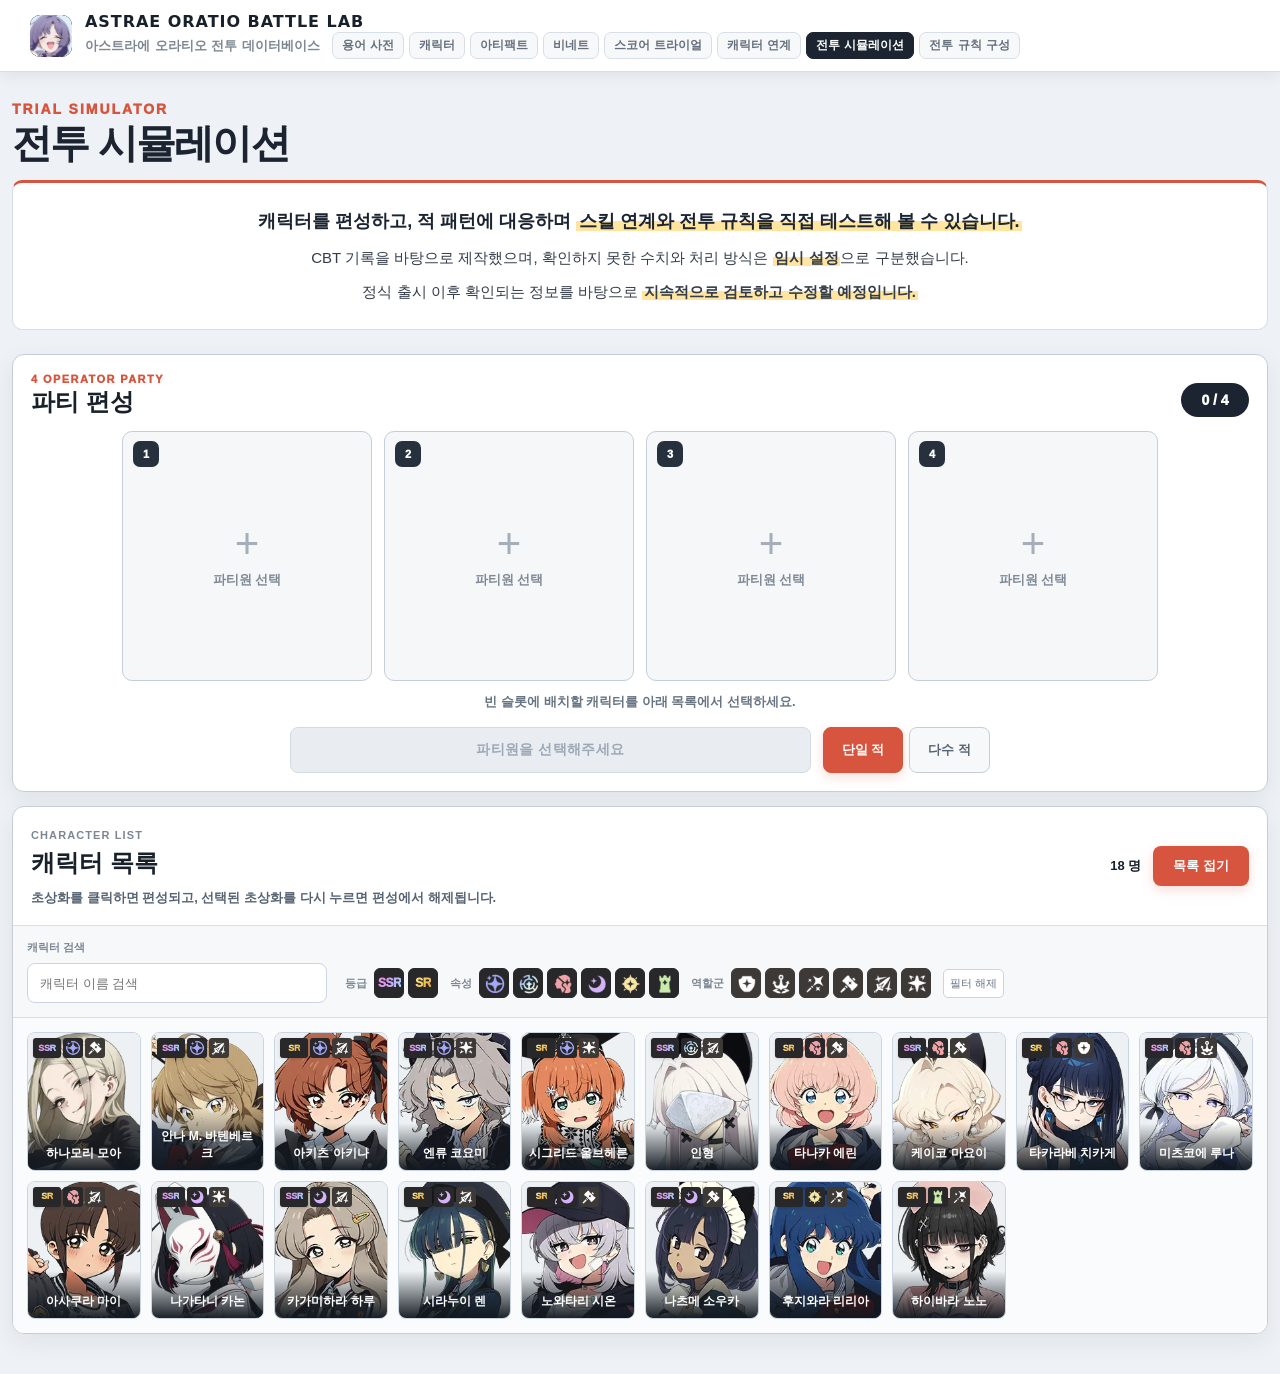
<file: combat.html>
<!doctype html>
<html lang="ko"><head><meta charset="utf-8"><meta name="viewport" content="width=device-width,initial-scale=1"><title>아스트라에 오라티오 · 전투 체험</title><link rel="stylesheet" href="combat-safari.css?v=150-counter-domain"><link rel="preload" as="image" href="assets/combat/enemy-attack-normalized.svg"><link rel="preload" as="image" href="assets/combat/ally-attack-still.png"><link rel="preload" as="image" href="assets/combat/battle-bg.png"><style>.lab-brand-mark,.loading-mark{overflow:hidden;padding:0!important}.lab-brand-mark>img,.loading-mark>img{display:block;width:100%;height:100%;object-fit:cover;object-position:center;border-radius:inherit}</style>
<style>
.combat-rule-summary{margin:20px 0 0;border-top:1px solid #d8dee6;padding-top:18px;color:#343d48;font-size:14px;line-height:1.7;word-break:keep-all;overflow-wrap:break-word}
.combat-rule-summary .rule-summary-heading{display:flex;align-items:center;justify-content:space-between;gap:10px;padding:0 0 14px;margin:0;border:0;background:none}
.combat-rule-summary h3{margin:0;color:#1b2430;font-size:17px}.combat-rule-summary .rule-summary-heading>span{font-size:12px;color:#6f7b89}
.combat-rule-summary .rule-summary-grid{display:grid;grid-template-columns:repeat(2,minmax(0,1fr));gap:14px}
.combat-rule-summary .rule-block{border:1px solid #d8dee6;border-radius:8px;background:#fff;overflow:hidden;padding:16px;min-width:0}
.combat-rule-summary .rule-wide{grid-column:1/-1}.combat-rule-summary h4{display:flex;align-items:center;gap:8px;font-size:15px;color:#1b2430;margin:0 0 10px;padding-bottom:10px;border-bottom:1px solid #e3e7ed}
.combat-rule-summary .rule-temp{display:inline-block;vertical-align:middle;border-radius:4px;background:#fff0df;color:#95571e;padding:1px 5px;font-size:11px;font-weight:750;white-space:nowrap}
.combat-rule-summary dl{margin:0}.combat-rule-summary .rule-line{display:grid;grid-template-columns:116px minmax(0,1fr);gap:10px;padding:9px 0;border-bottom:1px solid #edf0f3}
.combat-rule-summary .rule-line:last-child{border-bottom:0;padding-bottom:0}.combat-rule-summary dt{font-weight:700;color:#5c6876}.combat-rule-summary dd{margin:0}.combat-rule-summary b{color:#1b2430}
.combat-rule-summary table{border-collapse:collapse;width:100%;font-size:14px;font-variant-numeric:tabular-nums}
.combat-rule-summary th,.combat-rule-summary td{padding:7px 8px;border-bottom:1px solid #e3e7ed;text-align:right}
.combat-rule-summary th:first-child{text-align:left}.combat-rule-summary thead{background:#f3f5f8;color:#657180;font-size:12px}
.combat-rule-summary tbody th{font-weight:600}.combat-rule-summary .parry-row{background:#fffaf0}
.combat-rule-summary .pattern-dot{display:inline-block;width:8px;height:8px;border-radius:50%;margin-right:6px}
.combat-rule-summary .blue{background:#458ac6}.combat-rule-summary .yellow{background:#d6a62a}.combat-rule-summary .red{background:#d7553e}.combat-rule-summary .purple{background:#9964bf}
.combat-rule-summary .rule-caption{font-size:12px;color:#6f7b89;margin:5px 0 9px}
.combat-rule-summary .rule-formula{margin:0;padding:12px 14px;background:#f3f5f8;border-radius:5px;line-height:1.9}
.combat-rule-summary ul{padding-left:20px;margin:12px 0 0}.combat-rule-summary li+li{margin-top:5px}
@media(max-width:720px){.combat-rule-summary .rule-summary-grid{grid-template-columns:1fr}.combat-rule-summary .rule-summary-heading{align-items:flex-start;flex-direction:column;gap:3px}.combat-rule-summary .rule-line{grid-template-columns:100px minmax(0,1fr)}.combat-rule-summary .rule-block{padding:13px}}
</style>
<style>
#battle-controls .settings{grid-template-columns:repeat(2,minmax(0,1fr))}
#battle-controls .combat-rule-summary{box-sizing:border-box;width:100%;max-width:100%;min-width:0;margin:0;padding:20px;border-top:1px solid #d8dee6}
#battle-controls .combat-rule-summary .rule-summary-grid{display:grid;grid-template-columns:repeat(2,minmax(0,1fr));gap:14px;min-width:0}
#battle-controls .combat-rule-summary .rule-block{box-sizing:border-box;min-width:0;max-width:100%;overflow:visible}
#battle-controls .combat-rule-summary .rule-summary-heading{flex-wrap:wrap;min-width:0}
#battle-controls .combat-rule-summary .rule-line{grid-template-columns:minmax(90px,28%) minmax(0,1fr)}
#battle-controls .combat-rule-summary dd,#battle-controls .combat-rule-summary dt{min-width:0;white-space:normal;overflow-wrap:anywhere}
#battle-controls .combat-rule-summary table{table-layout:fixed;min-width:0;max-width:100%;width:100%}
#battle-controls .combat-rule-summary th:first-child{width:54%}
#battle-controls .combat-rule-summary th,#battle-controls .combat-rule-summary td{white-space:normal;overflow-wrap:anywhere}
#battle-controls .combat-rule-summary .rule-formula{white-space:normal;overflow-wrap:anywhere;color:#343d48}
@media(max-width:700px){#battle-controls .settings{grid-template-columns:1fr}#battle-controls .combat-rule-summary{padding:14px}#battle-controls .combat-rule-summary .rule-summary-grid{grid-template-columns:minmax(0,1fr)}}
@media(max-width:380px){#battle-controls .combat-rule-summary .rule-line{grid-template-columns:minmax(0,1fr);gap:3px}}
</style><style>
/* Share the battle coordinate system with pause, including viewport scaling. */
#battle #open-party-skills{left:80px;right:auto;top:36px;bottom:auto;width:124px;height:40px;min-width:0;min-height:0;padding:0 12px;transform:none;margin:0;display:flex;flex-direction:row;align-items:center;justify-content:center;gap:0;border-radius:6px;font-size:16px;line-height:1;letter-spacing:.3px;white-space:nowrap}
</style><style>
.trial-page-heading{margin:12px 0 24px;color:#1b2430;word-break:keep-all}
.trial-page-heading .trial-eyebrow{color:#d7553e;font-size:14px;font-weight:950;letter-spacing:.14em}
.trial-page-heading h1{margin:4px 0 16px;font-size:40px;font-weight:700;line-height:42px;letter-spacing:-.045em}
.trial-page-heading .trial-page-description{padding:16px 20px;border:1px solid #d8dee6;border-radius:9px;background:#fff;font-size:15px;line-height:1.8;color:#657180}
.trial-page-heading .trial-page-description p{margin:0}.trial-page-heading .trial-page-description p+p{margin-top:4px}
.trial-page-heading strong{color:#1b2430;font-weight:750;background:linear-gradient(transparent 65%,#ffedb0 65%)}
@media(max-width:760px){.trial-page-heading h1{font-size:34px}.trial-page-heading .trial-page-description{padding:14px;font-size:14px}}
</style><style>
/* Page copy must stay in normal flow, separate from the battle intro overlay. */
#selection-screen>.trial-page-heading{position:static;inset:auto;display:block;width:100%;height:auto;min-height:0;z-index:auto;text-align:left}
#selection-screen .trial-page-description{position:static;inset:auto;display:block;width:100%;height:auto;min-height:0;z-index:auto;transform:none;animation:none;pointer-events:auto;text-align:left}
#selection-screen .trial-page-description p{position:static;display:block;height:auto;min-height:0;margin:0;line-height:1.8}
#selection-screen .trial-page-description p+p{margin-top:4px}
</style>
<style>
/* Match the centered introduction box on the combat rules page. */
#selection-screen .trial-page-description{box-sizing:border-box;text-align:center;padding:16px 24px;border:1px solid #d8dee6;border-top:3px solid #d7553e;border-radius:10px;background:#fff;margin-bottom:18px;color:#343d48}
#selection-screen .trial-page-description p{font-size:15px;line-height:1.85;word-break:keep-all;overflow-wrap:break-word;margin:7px auto;max-width:1000px;text-align:center}
#selection-screen .trial-page-description p+p{margin-top:7px}
#selection-screen .trial-page-description p:first-child{font-size:18px;font-weight:700;line-height:1.7;color:#1b2430}
#selection-screen .trial-page-description strong{background:linear-gradient(transparent 48%,#ffe5a0 48%);color:inherit;padding:0 .12em;box-decoration-break:clone;-webkit-box-decoration-break:clone;font-weight:800}
@media(max-width:760px){#selection-screen .trial-page-description{padding:13px 16px}#selection-screen .trial-page-description p{font-size:14px}#selection-screen .trial-page-description p:first-child{font-size:16px}}
</style>
</head>
<body><audio id="battle-bgm" src="assets/combat/audio/battle-bgm.mp3" preload="auto" loop></audio><audio id="trial-sound" src="assets/combat/audio/trial-commenced.mp3" preload="auto"></audio><header class="lab-topbar">
<div class="lab-brand">
<a aria-label="Astrae Oratio Battle Lab 캐릭터 페이지" class="lab-brand-mark" href="characters.html"><img src="assets/site-brand-portrait.jpg" alt="" width="46" height="46" fetchpriority="high"></a>
<div class="lab-brand-copy">
<a class="lab-brand-title" href="characters.html"><strong>ASTRAE ORATIO BATTLE LAB</strong></a>
<div class="lab-brand-lower">
<small>아스트라에 오라티오 전투 데이터베이스</small>
<nav aria-label="페이지 이동" class="lab-site-nav"><a href="glossary.html">용어 사전</a><a href="characters.html">캐릭터</a><a href="artifacts.html">아티팩트</a><a href="vignettes.html">비네트</a><a href="score-trial.html">스코어 트라이얼</a><a href="character-partners.html?v=nav-20261025">캐릭터 연계</a><a aria-current="page" class="active" href="combat.html">전투 시뮬레이션</a><a href="combat-rules.html">전투 규칙 구성</a></nav>
</div>
</div>
</div>
</header><main><section id="selection-screen" class="selection-screen"><header class="trial-page-heading"><span class="trial-eyebrow">TRIAL SIMULATOR</span><h1>전투 시뮬레이션</h1><div class="trial-page-description"><p>캐릭터를 편성하고, 적 패턴에 대응하며 <strong>스킬 연계와 전투 규칙을 직접 테스트해 볼 수 있습니다.</strong></p><p>CBT 기록을 바탕으로 제작했으며, 확인하지 못한 수치와 처리 방식은 <strong>임시 설정</strong>으로 구분했습니다.</p><p>정식 출시 이후 확인되는 정보를 바탕으로 <strong>지속적으로 검토하고 수정할 예정입니다.</strong></p></div></header><section class="formation" id="formation"><div class="formation-heading"><div><small>4 OPERATOR PARTY</small><h2>파티 편성</h2></div><span id="formation-count">0 / 4</span></div><div id="formation-slots" class="formation-slots"></div><p id="formation-note">빈 슬롯에 배치할 캐릭터를 아래 목록에서 선택하세요.</p><div class="battle-start-row"><button id="start" class="battle-start" disabled>파티원을 선택해주세요</button><div class="enemy-mode" role="group" aria-label="적 구성"><button id="enemy-mode-1" type="button" aria-pressed="true">단일 적</button><button id="enemy-mode-3" type="button" aria-pressed="false">다수 적</button></div></div></section><section class="character-panel"><div class="character-panel-heading"><div><small>CHARACTER LIST</small><h2>캐릭터 목록</h2><p>초상화를 클릭하면 편성되고, 선택된 초상화를 다시 누르면 편성에서 해제됩니다.</p></div><div class="list-actions"><b id="roster-count">18 명</b><button id="collapse-list" aria-expanded="true">목록 접기</button></div></div><div id="character-list-body"><div class="character-search"><label for="character-search">캐릭터 검색</label><input id="character-search" placeholder="캐릭터 이름 검색" type="search"><div class="roster-filters"><div class="filter-group"><span>등급</span><button type="button" id="filter-rarity-SSR" title="등급 · SSR" aria-label="등급 · SSR" aria-pressed="false"><b>SSR</b></button><button type="button" id="filter-rarity-SR" title="등급 · SR" aria-label="등급 · SR" aria-pressed="false"><b>SR</b></button></div><div class="filter-group"><span>속성</span><button type="button" id="filter-element-caelum" title="속성 · 카에룸" aria-label="속성 · 카에룸" aria-pressed="false"><img src="assets/combat/caelum.png" alt="카에룸"></button><button type="button" id="filter-element-chaos" title="속성 · 카오스" aria-label="속성 · 카오스" aria-pressed="false"><img src="assets/combat/chaos.png" alt="카오스"></button><button type="button" id="filter-element-homines" title="속성 · 호미네스" aria-label="속성 · 호미네스" aria-pressed="false"><img src="assets/combat/homines.png" alt="호미네스"></button><button type="button" id="filter-element-nox" title="속성 · 녹스" aria-label="속성 · 녹스" aria-pressed="false"><img src="assets/combat/nox.png" alt="녹스"></button><button type="button" id="filter-element-lux" title="속성 · 룩스" aria-label="속성 · 룩스" aria-pressed="false"><img src="assets/combat/lux.png" alt="룩스"></button><button type="button" id="filter-element-terra" title="속성 · 테라" aria-label="속성 · 테라" aria-pressed="false"><img src="assets/combat/terra.png" alt="테라"></button></div><div class="filter-group"><span>역할군</span><button type="button" id="filter-role-defender" title="역할군 · 디펜더" aria-label="역할군 · 디펜더" aria-pressed="false"><img src="assets/combat/defender.png" alt="디펜더"></button><button type="button" id="filter-role-anchor" title="역할군 · 앵커" aria-label="역할군 · 앵커" aria-pressed="false"><img src="assets/combat/anchor.png" alt="앵커"></button><button type="button" id="filter-role-supporter" title="역할군 · 서포터" aria-label="역할군 · 서포터" aria-pressed="false"><img src="assets/combat/supporter.png" alt="서포터"></button><button type="button" id="filter-role-breaker" title="역할군 · 브레이커" aria-label="역할군 · 브레이커" aria-pressed="false"><img src="assets/combat/breaker.png" alt="브레이커"></button><button type="button" id="filter-role-attacker" title="역할군 · 어태커" aria-label="역할군 · 어태커" aria-pressed="false"><img src="assets/combat/attacker.png" alt="어태커"></button><button type="button" id="filter-role-sweeper" title="역할군 · 스위퍼" aria-label="역할군 · 스위퍼" aria-pressed="false"><img src="assets/combat/sweeper.png" alt="스위퍼"></button></div><button id="clear-filters" type="button">필터 해제</button></div></div><div id="roster-grid" class="roster-grid"></div><p id="empty-search" hidden>검색 결과가 없습니다.</p></div></section></section><section id="loading-screen" class="loading-screen" hidden aria-live="polite"><div class="loading-mark"><img src="assets/site-brand-portrait.jpg" alt="" width="64" height="64"></div><strong>전투 준비 중</strong><p id="scene-load-status">편성한 파티를 불러오고 있습니다.</p><button id="scene-load-retry" type="button" hidden>다시 불러오기</button><div class="loading-track"><i id="loading-progress"></i></div></section><section id="battle-screen" class="battle-screen" hidden><section id="battle-effect-strip" class="battle-effect-strip" aria-label="현재 적용 중인 효과"><div class="strip-side"><b>적 효과</b><div id="enemy-effect-list"></div></div><div class="strip-side"><b>아군 효과</b><div id="ally-effect-list"></div></div></section><div class="viewport" id="viewport"><button type="button" id="party-skills-shade" aria-label="스킬 정보 닫고 전투 계속하기" tabindex="-1" hidden></button><aside id="party-skills-panel" hidden role="dialog" aria-modal="true" aria-label="파티 캐릭터 스킬"><button id="close-party-skills" aria-label="스킬 정보 닫고 전투 계속하기">닫기 ×</button><iframe id="party-skills-frame" title="편성 캐릭터 스킬 설명"></iframe></aside><section id="battle" class="battle" aria-label="CBT 전투 체험">
<div id="scene" class="scene"><div class="background"></div><div class="shadow ally-shadow"></div><div class="shadow enemy-shadow"></div>
<img class="actor ally" id="ally" src="assets/combat/ally-dummy.png" alt="아군 더미"><img class="actor enemy" id="enemy" src="assets/combat/enemy-dummy.png" alt="적 목각 인형"><img class="enemy-attack-layer" id="enemy-attack" src="assets/combat/enemy-attack-normalized.svg" alt="적 공격" hidden><div id="enemy-death-fx" class="death-fx enemy-death-fx" aria-hidden="true"><i></i><i></i><i></i><b></b></div><div id="death-fx" class="death-fx" aria-hidden="true"><i></i><i></i><i></i><b></b></div><div id="aura" class="aura"></div><div id="hit" class="hit"></div><div id="projectile-fx" class="projectile-fx" aria-hidden="true"></div>
<img id="nono-buff-one" class="nono-buff-sprite buff-one" src="assets/combat/nono-buff1.png" alt="노노 차지 1단계" hidden><img id="nono-buff-two" class="nono-buff-sprite buff-two" src="assets/combat/nono-buff2.png" alt="노노 버프" hidden><div id="damage-layer" class="damage-layer"></div><div id="ultimate-impact" class="ultimate-impact" hidden aria-hidden="true"><img id="ultimate-impact-image" alt="" decoding="async"><img id="ultimate-impact-image-next" alt="" decoding="async" hidden></div><div class="clash-light"></div><div class="clash-ring"></div></div><header class="enemy-hud"><div class="enemy-face"><img src="assets/combat/mannequin-face.png" alt=""></div><div class="enemy-title"><span id="enemy-name">마네킹</span><div class="weakness"><img src="assets/combat/chaos.png" alt="카오스"><img src="assets/combat/nox.png" alt="녹스"><img src="assets/combat/terra.png" alt="테라"></div></div><div class="hp"><i id="enemy-hp"></i><span id="enemy-hp-text"></span><b>×1</b></div><div class="hp-under" aria-label="브레이크 게이지"><i id="enemy-bp"></i></div><span id="break-label" class="break-label" hidden>BREAK</span><div id="enemy-effects" class="enemy-effects" aria-live="polite"></div></header>
<div id="reserve-damage-layer" aria-hidden="true"></div><aside id="enemy-reserves" class="enemy-reserves" aria-label="대기 적" hidden></aside><div class="timeline" id="timeline"><div class="queue" id="queue"></div><div class="dots"></div><img id="runner" class="runner" src="assets/combat/intent-normal.svg" alt="일반 스킬"><span class="judgment">✦</span></div>
<div class="phase" id="phase-wrap"><b id="round">1R</b><strong id="phase">ACTION</strong></div>
<div class="counter" id="counter" hidden><strong id="grade" class="grade" hidden></strong><div class="counter-anchor"><img src="assets/combat/button-counter.svg" alt=""></div><div class="counter-track"><div id="purple-range"></div><div id="safe-range"></div><i id="pointer"></i></div></div>
<div id="domain-bars" class="domain-bars" hidden></div><div id="party" class="party"></div><div class="ap"><div id="stars" class="stars"></div><div class="ap-circle"><span>AP</span><b id="ap-value">4</b></div></div>
<div id="ally-break-banner" class="break-banner" hidden aria-live="polite"><span>BREAK</span></div><div id="break-banner" class="break-banner" hidden aria-live="polite"><span>BREAK</span></div><div class="commands"><button class="command ultimate" id="ultimate" aria-label="궁극기 · E" title="궁극기 [E]"><svg class="ap-cost-star" viewBox="0 0 40 40" aria-hidden="true"><path d="M20 2L25.5 14.5L38 20L25.5 25.5L20 38L14.5 25.5L2 20L14.5 14.5Z" fill="#fff0ad" stroke="#29232a" stroke-width="1.8"/></svg><img class="ultimate-base" src="assets/combat/button-ultimate.svg" alt=""><img id="ultimate-character-icon" class="ultimate-character-icon" alt="" hidden><span class="queue-orbit" aria-hidden="true"><i></i></span></button><button class="command skill" id="skill" aria-label="전투 스킬 · W" title="전투 스킬 [W]"><svg class="ap-cost-star" viewBox="0 0 40 40" aria-hidden="true"><path d="M20 2L25.5 14.5L38 20L25.5 25.5L20 38L14.5 25.5L2 20L14.5 14.5Z" fill="#fff0ad" stroke="#29232a" stroke-width="1.8"/></svg><svg id="skill-extra-cost" style="display:none" class="ap-cost-star extra-cost" viewBox="0 0 40 40" aria-hidden="true"><path d="M20 2L25.5 14.5L38 20L25.5 25.5L20 38L14.5 25.5L2 20L14.5 14.5Z" fill="#f5d37e"/></svg><img src="assets/combat/button-skill.svg" alt=""><span id="skill-stages" class="skill-stages"></span><svg id="charge-arc" class="charge-arc" viewBox="0 0 120 120" aria-hidden="true"><path class="charge-bed" d="M 4.56 80.18 A 59 59 0 0 1 60 1 L 60 15 A 45 45 0 0 0 17.71 75.39 Z"/><path id="charge-fill" d="" style="display:none"/><path class="charge-divider" d="M 11.67 26.16 L 23.14 34.19"/><path class="charge-cap" d="M 4.56 80.18 L 17.71 75.39 M 60 1 L 60 15"/></svg><span id="skill-ct" class="skill-ct" hidden><span class="ct-group"><svg class="ct-hourglass" viewBox="0 0 24 32" aria-hidden="true"><path fill="#fff" d="M2 1H22V5L15 15V17L22 27V31H2V27L9 17V15L2 5ZM6 27H18L12 20Z" fill-rule="evenodd"/></svg><b id="skill-ct-value"></b></span></span><span class="queue-orbit" aria-hidden="true"><i></i></span></button><button class="command attack" id="attack" aria-label="일반 스킬 · Q" title="일반 스킬 [Q]"><svg class="ap-cost-star" viewBox="0 0 40 40" aria-hidden="true"><path d="M20 2L25.5 14.5L38 20L25.5 25.5L20 38L14.5 25.5L2 20L14.5 14.5Z" fill="#fff0ad" stroke="#29232a" stroke-width="1.8"/></svg><img src="assets/combat/button-attack.svg" alt=""><span class="queue-orbit" aria-hidden="true"><i></i></span></button><button class="command counter-button" id="counter-button" aria-label="카운터 · Space" title="카운터 [Space]"><svg class="ap-cost-star" viewBox="0 0 40 40" aria-hidden="true"><path d="M20 2L25.5 14.5L38 20L25.5 25.5L20 38L14.5 25.5L2 20L14.5 14.5Z" fill="#fff0ad" stroke="#29232a" stroke-width="1.8"/></svg><img src="assets/combat/button-counter.svg" alt=""><span class="queue-orbit" aria-hidden="true"><i></i></span></button></div>
<div id="domain-cut-in" class="domain-cut-in" hidden role="status" aria-live="polite"><img id="domain-cut-in-image" alt=""></div><div class="trial-intro" id="trial-intro" hidden><img src="assets/combat/trial-logo.png" alt="TRIAL COMMENCED"></div><div id="engage-damage" class="engage-damage" hidden><i></i><b id="engage-damage-value">0</b><em>Damage</em></div><div id="ultimate-movie" class="ultimate-movie" hidden><video id="ultimate-video" playsinline preload="metadata" aria-label="궁극기 영상"></video></div><button id="open-party-skills" class="skill-info-button" aria-label="캐릭터 스킬 정보" aria-expanded="false" aria-controls="party-skills-panel" hidden><span>SKILL INFO</span></button><button id="pause-button" class="pause-button" aria-label="일시정지"><i></i><i></i></button><div id="pause-overlay" class="result pause-overlay" hidden role="dialog" aria-modal="true" aria-labelledby="pause-title"><strong id="pause-title">일시 정지</strong><div class="pause-menu"><div class="pause-actions"><button id="resume">계속하기</button><button id="pause-restart">재시작</button></div><button id="reform-party">파티 재편성</button></div></div><div id="victory-logo" class="victory-logo" hidden><img src="assets/combat/trial-concluded.png" alt="TRIAL CONCLUDED"></div><div id="victory-screen" class="victory-screen" hidden><video id="victory-video" playsinline preload="metadata" aria-label="캐릭터 승리 영상"></video><span id="victory-skip-hint">화면을 두 번 터치하면 건너뜁니다</span></div><div id="victory-fade" class="victory-fade" hidden></div><div class="result" id="result" hidden><strong id="result-text"></strong><div class="result-actions"><button id="restart">재시작</button><button id="result-reform">파티 재편성</button></div></div>
</section></div>
<div class="controls" id="battle-controls">
<div class="battle-tools"><button id="reset">← 파티 편성</button><button id="end" disabled>내 행동 종료 <kbd>Enter</kbd></button><span>남은 AP를 사용하거나 행동을 종료하세요.</span></div>
<section class="battle-overview" aria-label="현재 전투 상태"><span class="eyebrow">현재 전투</span><output id="status" aria-live="polite">전투 시작을 눌러주세요.</output><div id="character-resource"></div><div id="reservation" aria-live="polite"></div></section>
<div class="lab-columns"><section class="lab-panel record-panel"><header><span class="eyebrow">BATTLE LOG</span><h2>전투 기록</h2><p>라운드별 아군·적 행동과 효과 변화를 확인하세요.</p></header><div class="record-history-title">행동 · 효과 변화 기록 <small>최신순</small></div><div class="log-legend"><span class="log-badge side-ally">아군 행동</span><span class="log-badge side-enemy">적 행동</span><span class="log-badge side-effect">효과 변화</span><span class="log-badge side-system">진행</span></div><ol id="log" aria-label="최근 전투 기록"></ol></section><section class="lab-panel"><header><span class="eyebrow">SIMULATION</span><h2>전투 설정</h2><p>상대할 패턴과 시험 조건을 선택하세요.</p></header><div class="settings">
<label class="field"><b>적 공격 패턴</b><select id="pattern"><option value="random" selected>무작위 패턴</option><option value="cycle">4종 순서대로</option><option value="normal">파랑 · 일반 스킬</option><option value="counter">노랑 · 카운터</option><option value="unavoidable">빨강 · 대응 불가</option><option value="assault">보라 · 강습 공격</option></select><small>특정 패턴의 대응을 연습할 수 있습니다.</small></label>
<label class="field"><b>마력 개방 중첩</b><select id="nodes"><option value="0">0중첩</option><option value="1">1중첩</option><option value="2">2중첩</option><option value="3">3중첩</option><option value="4">4중첩</option></select><small>2중첩마다 기본 AP +1 · 최대 +2</small></label>
</div>
<section class="combat-rule-summary" aria-labelledby="combat-rule-title">
<header class="rule-summary-heading"><h3 id="combat-rule-title">시뮬레이션 적용 기준</h3><span>임시 수치는 정식 출시 이후 검토 예정</span></header>
<div class="rule-summary-grid">
<section class="rule-block"><h4>기본 피해 · 치명타</h4><dl>
<div class="rule-line"><dt>스킬 계수 <span class="rule-temp">임시</span></dt><dd><b>100% = 피해 1</b></dd></div>
<div class="rule-line"><dt>일반 스킬 <span class="rule-temp">임시</span></dt><dd>기본 피해 <b>2</b></dd></div>
<div class="rule-line"><dt>브레이크 게이지 <span class="rule-temp">임시</span></dt><dd>적 BP <b>200</b> · 아군 BP <b>100</b></dd></div>
<div class="rule-line"><dt>치명타 <span class="rule-temp">임시</span></dt><dd>아군·적 확률 <b>25%</b> · 피해 <b>200%</b></dd></div>
</dl></section>
<section class="rule-block"><h4>적 패턴별 피해 <span class="rule-temp">임시</span></h4><p class="rule-caption">HP / BP 기준값 · 보정 적용 전</p><table><thead><tr><th scope="col">공격 패턴</th><th scope="col">HP 피해</th><th scope="col">BP 피해</th></tr></thead><tbody>
<tr><th scope="row"><i class="pattern-dot blue"></i>파랑 · 일반 스킬</th><td>650</td><td>20</td></tr>
<tr><th scope="row"><i class="pattern-dot yellow"></i>노랑 · 카운터</th><td>850</td><td>35</td></tr>
<tr><th scope="row"><i class="pattern-dot red"></i>빨강 · 대응 불가</th><td>750</td><td>25</td></tr>
<tr><th scope="row"><i class="pattern-dot purple"></i>보라 · 강습</th><td>1,000</td><td>40</td></tr>
<tr class="parry-row"><th scope="row">노랑 PERFECT</th><td>85</td><td>4</td></tr>
<tr class="parry-row"><th scope="row">노랑 GOOD</th><td>255</td><td>11</td></tr>
</tbody></table><p class="rule-caption">PERFECT는 기준 HP·BP 피해의 10%, GOOD은 30%를 받습니다. BP는 반올림합니다. 위 수치는 방어·저주·치명타 적용 전의 임시 기준입니다.</p></section>
<section class="rule-block rule-wide"><h4>HP 피해 계산 · 보호막 <span class="rule-temp">임시</span></h4><p class="rule-formula"><b>HP 피해</b> = 패턴 피해 × 패링 보정 ÷ (1 + 방어력 증가율) × 받는 피해 감소 보정 × 저주 보정</p><ul><li>적 치명타가 발생하면 HP 피해에 <b>2배</b>를 적용합니다.</li><li>보호막은 <b>최종 HP 피해부터 흡수</b>합니다.</li><li>방어력·보호막은 <b>BP 피해에 적용하지 않습니다.</b></li></ul></section>
<section class="rule-block"><h4>아군 BREAK · 복귀</h4><dl>
<div class="rule-line"><dt>BP 회복</dt><dd>자연 회복 없음 · BREAK 중 <b>BP 0</b> 유지<br>복귀 시 전부 회복</dd></div>
<div class="rule-line"><dt>행동 제한</dt><dd>현재 라운드의 남은 행동과 <b>다음 라운드 행동 불가</b></dd></div>
<div class="rule-line"><dt>캐릭터 교체</dt><dd>다른 아군으로 교체 가능 · <b>AP 1 소모</b></dd></div>
</dl></section>
<section class="rule-block"><h4>AP 지급 · 스킬 사용</h4><dl>
<div class="rule-line"><dt>ACTION 기본 AP</dt><dd><b>생존 파티원 수</b>만큼 지급</dd></div>
<div class="rule-line"><dt>적 BREAK 보상</dt><dd>다음 ACTION에 <b>AP +2</b></dd></div>
<div class="rule-line"><dt>카운터</dt><dd>입력 시 <b>AP 1</b> · 성공 후 자동 일반 스킬은 <b>AP 추가 소모 없음</b></dd></div>
<div class="rule-line"><dt>궁극기 <span class="rule-temp">임시</span></dt><dd>US 충전량 미확정으로 US 사용 제한 제외<br><b>AP·CT·행동 가능 상태</b> 적용</dd></div>
</dl></section></div></section><p class="lab-note">브레이크 시 다음 ACTION에 AP +2가 자동 지급됩니다. 기본 능력치·BP 피해는 시험값입니다. 타격력은 HP 피해가 아닌 브레이크 감소에 적용됩니다.</p></section>
</div>
<details class="battle-help"><summary>조작법과 진행 규칙</summary><div class="help-content"><div class="key-guide"><span><kbd>Q</kbd> 일반 스킬</span><span><kbd>W</kbd> 전투 스킬 · 길게 눌러 차지</span><span><kbd>E</kbd> 궁극기</span><span><kbd>Space</kbd> 카운터</span><span><kbd>1–4</kbd> 캐릭터 교체</span><span><kbd>Enter</kbd> 내 행동 종료</span></div><ul><li>기본 AP는 생존 캐릭터 1명당 1입니다.</li><li>공격 중 누른 행동은 남은 AP 범위에서 순서대로 예약됩니다.</li><li>ENGAGE와 브레이크 대기 ACTION은 1.5초간 입력이 없으면 다음 라운드로 넘어갑니다. 차지·공격·예약 처리 중에는 대기 시간을 차감하지 않습니다.</li></ul></div></details></div></section></main><div id="safari-audio-gate" hidden role="dialog" aria-modal="true"><div><p id="safari-audio-message">소리 준비 중</p><button id="safari-audio-retry" type="button">소리 켜고 계속하기</button></div></div><script src="safari-audio.js?v=150-counter-domain"></script><script src="combat-safari.js?v=20261025-domain-patterns"></script><script>document.title='전투 체험 · iPad 홀드 개선 테스트';</script></body></html>
</file>
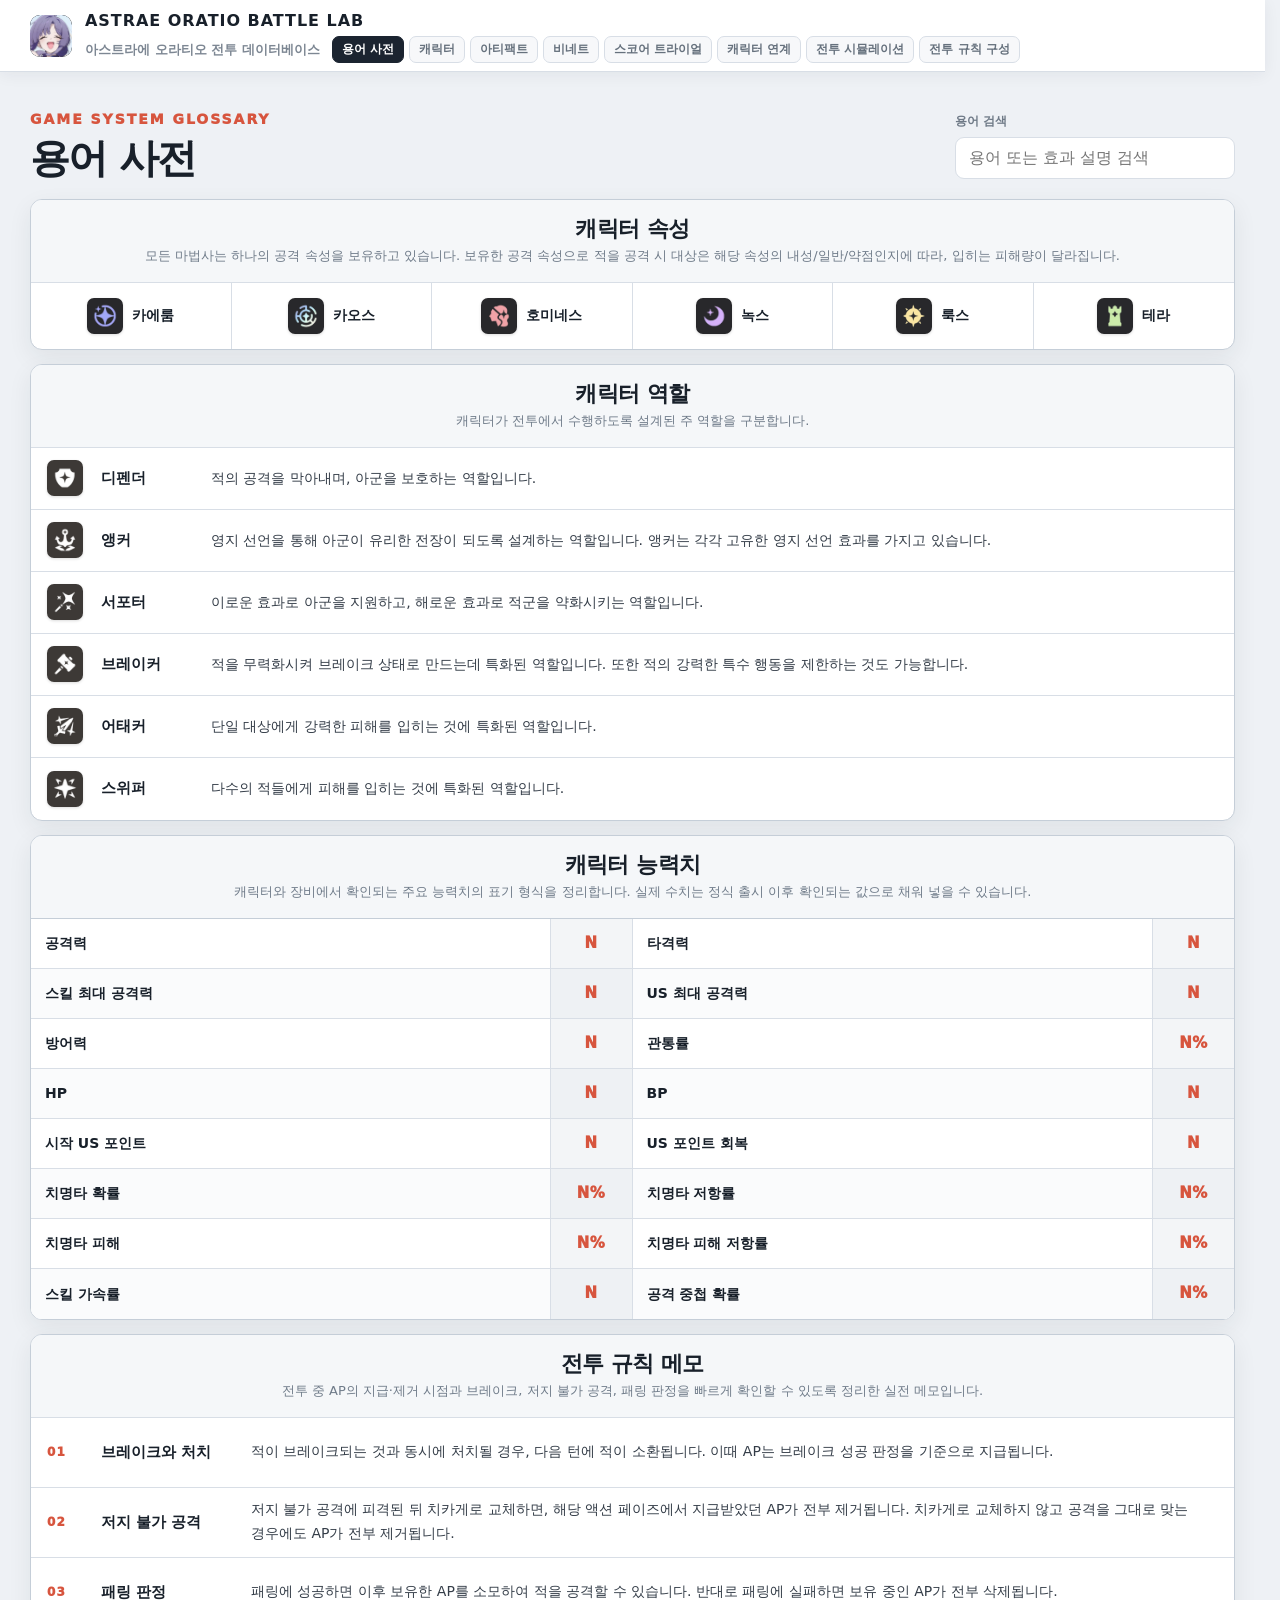
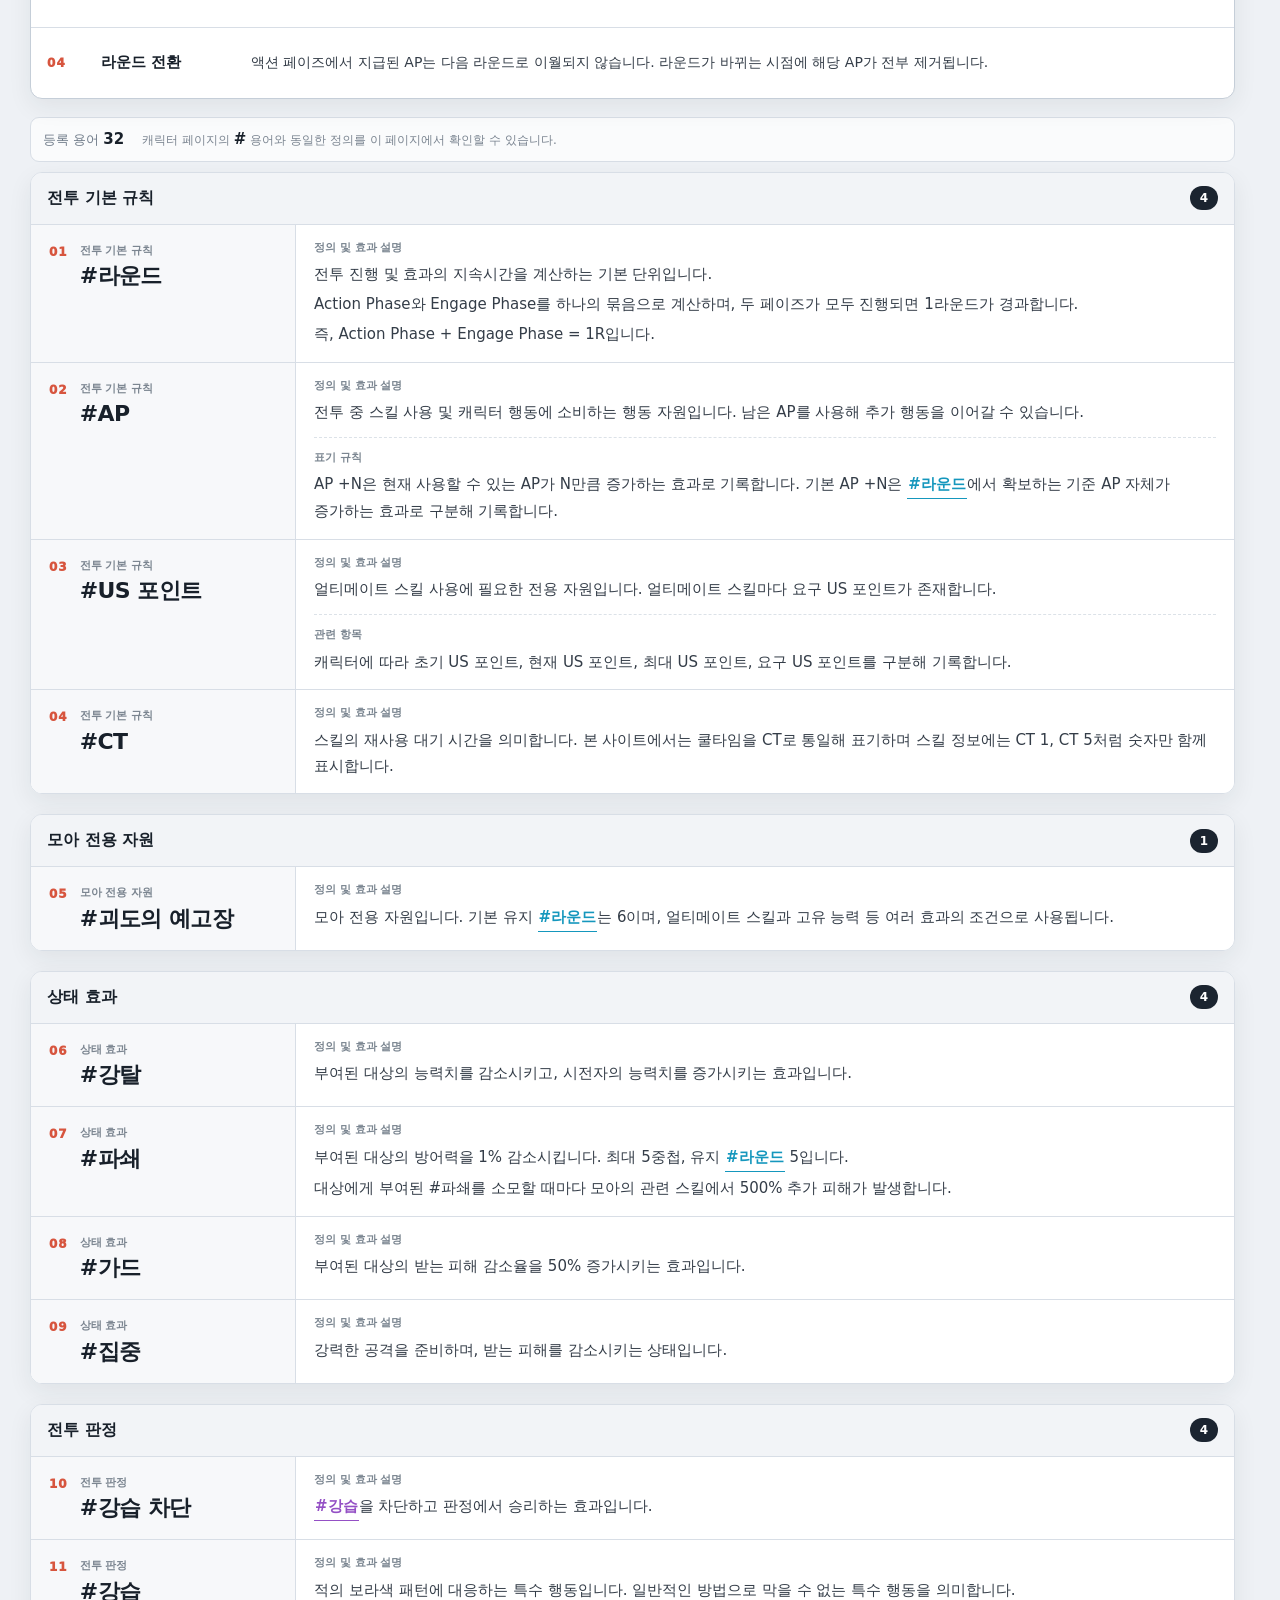
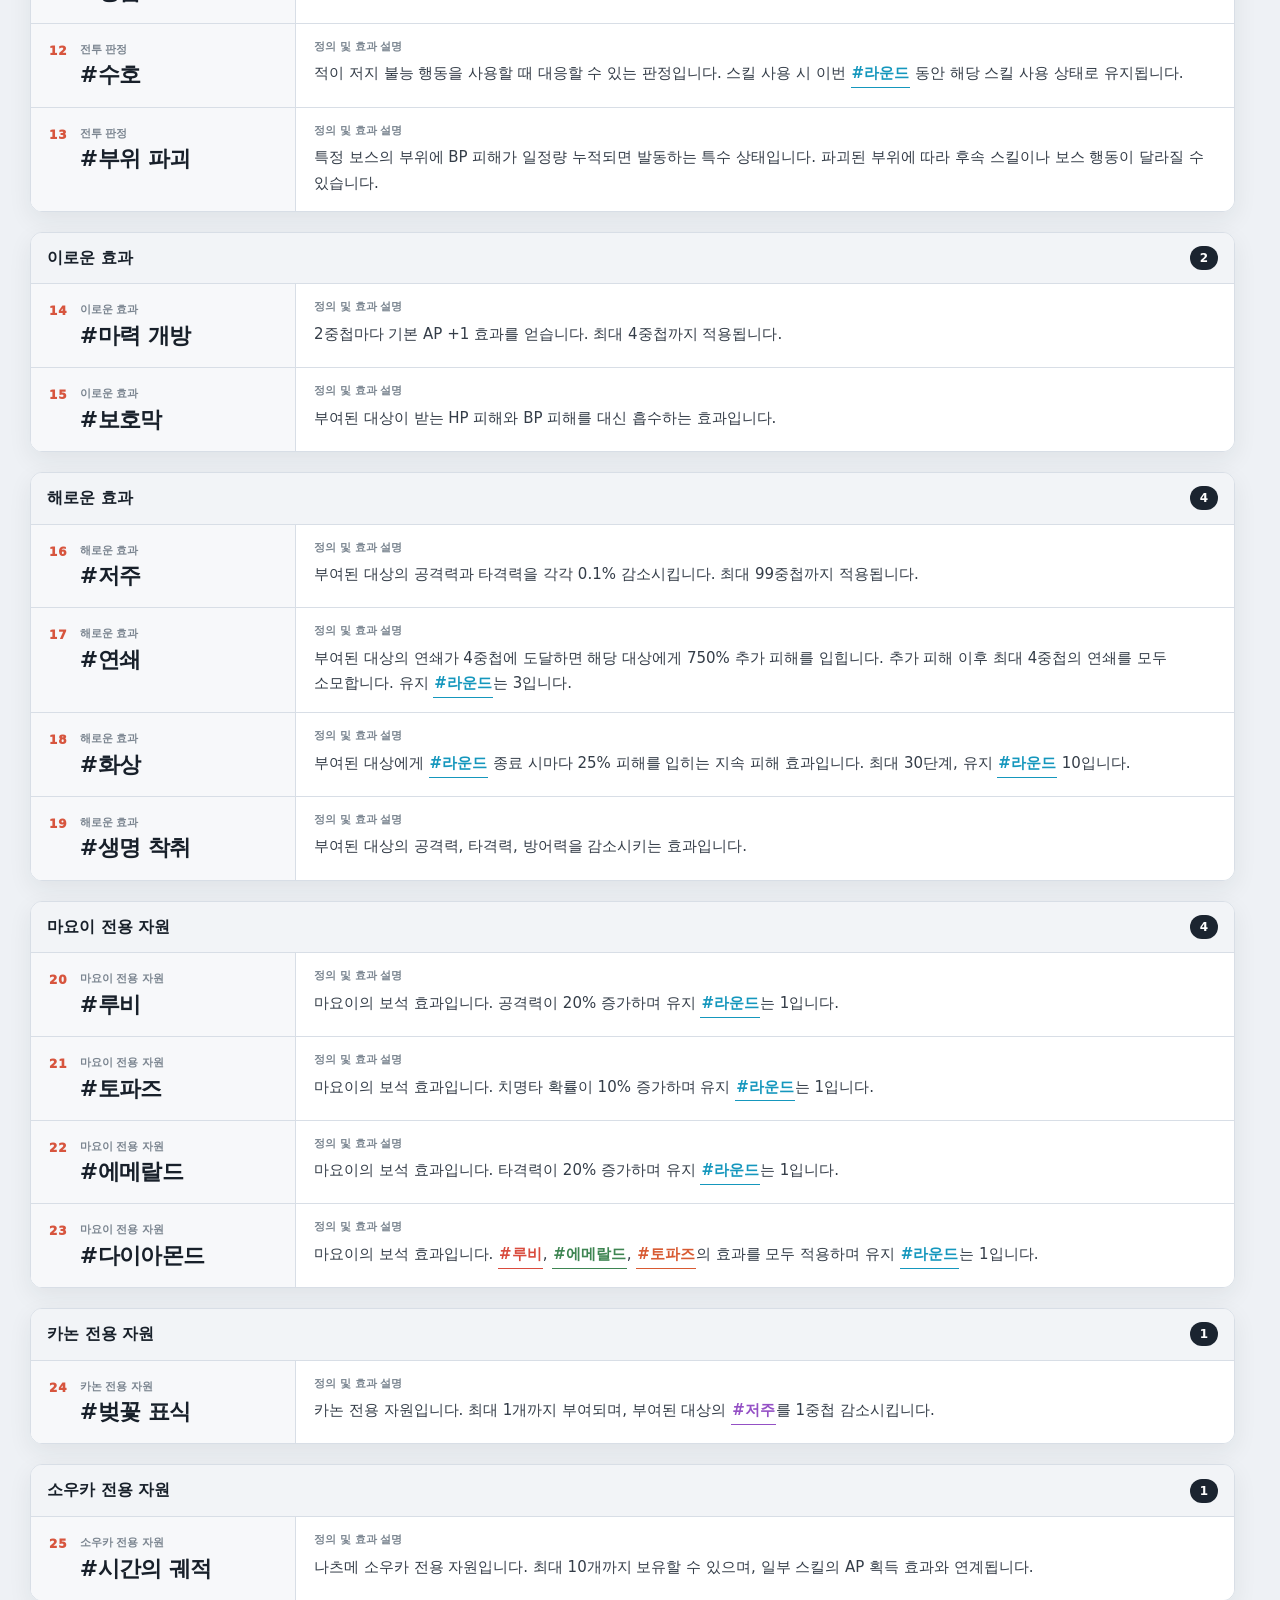
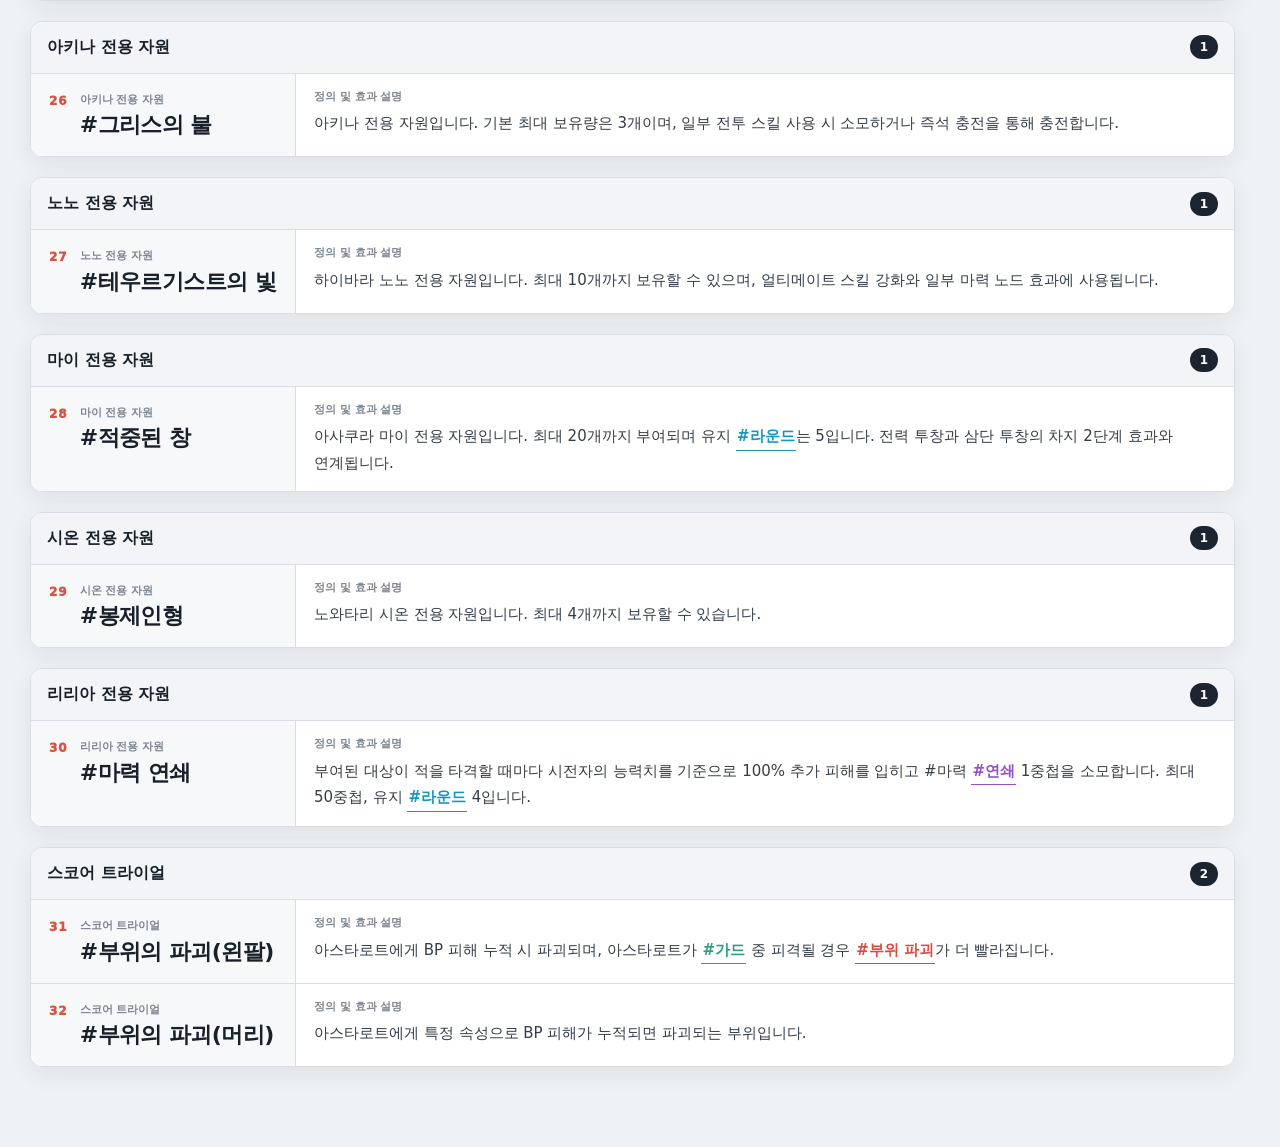
<file: glossary.html>
<!DOCTYPE html>

<html lang="ko">
<head>
<meta charset="utf-8"/>
<meta content="width=device-width, initial-scale=1" name="viewport"/>
<meta content="아스트라에 오라티오 전투 용어 사전" name="description"/>
<title>용어 사전 | Astrae Oratio Battle Lab</title>
<link href="styles.css?v=71" rel="stylesheet"/>
<style>.brand-mark{overflow:hidden;padding:0!important}.brand-mark>img{display:block;width:100%;height:100%;object-fit:cover;object-position:center;border-radius:inherit}</style>
</head>
<body>
<header class="app-topbar">
<div class="brand">
<a aria-label="Astrae Oratio Battle Lab 캐릭터 페이지" class="brand-mark" href="characters.html"><img src="assets/site-brand-portrait.jpg" alt="" width="46" height="46" fetchpriority="high"></a>
<div class="brand-copy">
<a class="brand-title" href="characters.html"><strong>ASTRAE ORATIO BATTLE LAB</strong></a>
<div class="brand-lower">
<small>아스트라에 오라티오 전투 데이터베이스</small>
<nav aria-label="페이지 이동" class="site-nav"><a aria-current="page" class="active" href="glossary.html">용어 사전</a><a href="characters.html">캐릭터</a><a href="artifacts.html">아티팩트</a><a href="vignettes.html">비네트</a><a href="score-trial.html">스코어 트라이얼</a><a href="character-partners.html?v=nav-20261025">캐릭터 연계</a><a href="combat.html">전투 시뮬레이션</a><a href="combat-rules.html">전투 규칙 구성</a></nav>
</div>
</div>
</div>
</header>
<main class="page-shell glossary-page">
<header class="page-heading glossary-page-heading">
<div class="page-heading-copy">
<span>GAME SYSTEM GLOSSARY</span>
<h1>용어 사전</h1>
</div>
<label class="search-field">
<span>용어 검색</span>
<input id="glossary-search" placeholder="용어 또는 효과 설명 검색" type="search"/>
</label>
</header><section aria-label="속성과 역할군 기본 정보" class="reference-panels" id="system-reference">
<article class="reference-panel attribute-reference">
<header class="reference-panel-heading">
<div><h2>캐릭터 속성</h2><p>모든 마법사는 하나의 공격 속성을 보유하고 있습니다. 보유한 공격 속성으로 적을 공격 시 대상은 해당 속성의 내성/일반/약점인지에 따라, 입히는 피해량이 달라집니다.</p></div>
</header>
<div class="attribute-reference-row">
<div class="reference-icon-item"><span class="reference-icon attribute-icon"><img alt="" src="assets/caelum.png"/></span><b>카에룸</b></div>
<div class="reference-icon-item"><span class="reference-icon attribute-icon"><img alt="" src="assets/chaos.png"/></span><b>카오스</b></div>
<div class="reference-icon-item"><span class="reference-icon attribute-icon"><img alt="" src="assets/homines.png"/></span><b>호미네스</b></div>
<div class="reference-icon-item"><span class="reference-icon attribute-icon"><img alt="" src="assets/nox.png"/></span><b>녹스</b></div>
<div class="reference-icon-item"><span class="reference-icon attribute-icon"><img alt="" src="assets/lux.png"/></span><b>룩스</b></div>
<div class="reference-icon-item"><span class="reference-icon attribute-icon"><img alt="" src="assets/terra.png"/></span><b>테라</b></div>
</div>
</article>
<article class="reference-panel role-reference">
<header class="reference-panel-heading">
<div><h2>캐릭터 역할</h2><p>캐릭터가 전투에서 수행하도록 설계된 주 역할을 구분합니다.</p></div>
</header>
<div class="role-reference-list">
<div class="role-reference-row"><span class="reference-icon role-icon-bg"><img alt="" src="assets/defender.png"/></span><b>디펜더</b><p>적의 공격을 막아내며, 아군을 보호하는 역할입니다.</p></div>
<div class="role-reference-row"><span class="reference-icon role-icon-bg"><img alt="" src="assets/anchor.png"/></span><b>앵커</b><p>영지 선언을 통해 아군이 유리한 전장이 되도록 설계하는 역할입니다. 앵커는 각각 고유한 영지 선언 효과를 가지고 있습니다.</p></div>
<div class="role-reference-row"><span class="reference-icon role-icon-bg"><img alt="" src="assets/supporter.png"/></span><b>서포터</b><p>이로운 효과로 아군을 지원하고, 해로운 효과로 적군을 약화시키는 역할입니다.</p></div>
<div class="role-reference-row"><span class="reference-icon role-icon-bg"><img alt="" src="assets/breaker.png"/></span><b>브레이커</b><p>적을 무력화시켜 브레이크 상태로 만드는데 특화된 역할입니다. 또한 적의 강력한 특수 행동을 제한하는 것도 가능합니다.</p></div>
<div class="role-reference-row"><span class="reference-icon role-icon-bg"><img alt="" src="assets/attacker.png"/></span><b>어태커</b><p>단일 대상에게 강력한 피해를 입히는 것에 특화된 역할입니다.</p></div>
<div class="role-reference-row"><span class="reference-icon role-icon-bg"><img alt="" src="assets/sweeper.png"/></span><b>스위퍼</b><p>다수의 적들에게 피해를 입히는 것에 특화된 역할입니다.</p></div>
</div>
</article>
<article class="reference-panel character-stats-panel">
<header class="reference-panel-heading">
<div><h2>캐릭터 능력치</h2><p>캐릭터와 장비에서 확인되는 주요 능력치의 표기 형식을 정리합니다. 실제 수치는 정식 출시 이후 확인되는 값으로 채워 넣을 수 있습니다.</p></div>
</header>
<div class="character-stat-list" role="table" aria-label="캐릭터 능력치 표기 형식">
<div class="character-stat-row" role="row"><span role="cell">공격력</span><strong role="cell">N</strong></div>
<div class="character-stat-row" role="row"><span role="cell">타격력</span><strong role="cell">N</strong></div>
<div class="character-stat-row" role="row"><span role="cell">스킬 최대 공격력</span><strong role="cell">N</strong></div>
<div class="character-stat-row" role="row"><span role="cell">US 최대 공격력</span><strong role="cell">N</strong></div>
<div class="character-stat-row" role="row"><span role="cell">방어력</span><strong role="cell">N</strong></div>
<div class="character-stat-row" role="row"><span role="cell">관통률</span><strong role="cell">N%</strong></div>
<div class="character-stat-row" role="row"><span role="cell">HP</span><strong role="cell">N</strong></div>
<div class="character-stat-row" role="row"><span role="cell">BP</span><strong role="cell">N</strong></div>
<div class="character-stat-row" role="row"><span role="cell">시작 US 포인트</span><strong role="cell">N</strong></div>
<div class="character-stat-row" role="row"><span role="cell">US 포인트 회복</span><strong role="cell">N</strong></div>
<div class="character-stat-row" role="row"><span role="cell">치명타 확률</span><strong role="cell">N%</strong></div>
<div class="character-stat-row" role="row"><span role="cell">치명타 저항률</span><strong role="cell">N%</strong></div>
<div class="character-stat-row" role="row"><span role="cell">치명타 피해</span><strong role="cell">N%</strong></div>
<div class="character-stat-row" role="row"><span role="cell">치명타 피해 저항률</span><strong role="cell">N%</strong></div>
<div class="character-stat-row" role="row"><span role="cell">스킬 가속률</span><strong role="cell">N</strong></div>
<div class="character-stat-row" role="row"><span role="cell">공격 중첩 확률</span><strong role="cell">N%</strong></div>
</div>
</article>
<article class="reference-panel combat-memo-panel"><header class="reference-panel-heading"><div><h2>전투 규칙 메모</h2><p>전투 중 AP의 지급·제거 시점과 브레이크, 저지 불가 공격, 패링 판정을 빠르게 확인할 수 있도록 정리한 실전 메모입니다.</p></div></header><div class="combat-memo-list"><div class="combat-memo-row"><span class="combat-memo-index">01</span><b class="combat-memo-title">브레이크와 처치</b><p class="combat-memo-description">적이 브레이크되는 것과 동시에 처치될 경우, 다음 턴에 적이 소환됩니다. 이때 AP는 브레이크 성공 판정을 기준으로 지급됩니다.</p></div><div class="combat-memo-row"><span class="combat-memo-index">02</span><b class="combat-memo-title">저지 불가 공격</b><p class="combat-memo-description">저지 불가 공격에 피격된 뒤 치카게로 교체하면, 해당 액션 페이즈에서 지급받았던 AP가 전부 제거됩니다. 치카게로 교체하지 않고 공격을 그대로 맞는 경우에도 AP가 전부 제거됩니다.</p></div><div class="combat-memo-row"><span class="combat-memo-index">03</span><b class="combat-memo-title">패링 판정</b><p class="combat-memo-description">패링에 성공하면 이후 보유한 AP를 소모하여 적을 공격할 수 있습니다. 반대로 패링에 실패하면 보유 중인 AP가 전부 삭제됩니다.</p></div><div class="combat-memo-row"><span class="combat-memo-index">04</span><b class="combat-memo-title">라운드 전환</b><p class="combat-memo-description">액션 페이즈에서 지급된 AP는 다음 라운드로 이월되지 않습니다. 라운드가 바뀌는 시점에 해당 AP가 전부 제거됩니다.</p></div></div></article></section>
<div class="list-toolbar glossary-toolbar">
<span>등록 용어 <b id="glossary-count">0</b></span>
<span class="glossary-help">캐릭터 페이지의 <b>#</b> 용어와 동일한 정의를 이 페이지에서 확인할 수 있습니다.</span>
</div>
<div class="glossary-list" id="glossary-list"></div>
<div class="empty-state" hidden="" id="glossary-empty">검색 조건에 맞는 용어가 없습니다.</div>
</main>
<div aria-hidden="true" class="tooltip" role="tooltip"></div>
<script src="terms.js?v=54"></script>
<script src="glossary.js?v=54"></script>
</body>
</html>
</file>
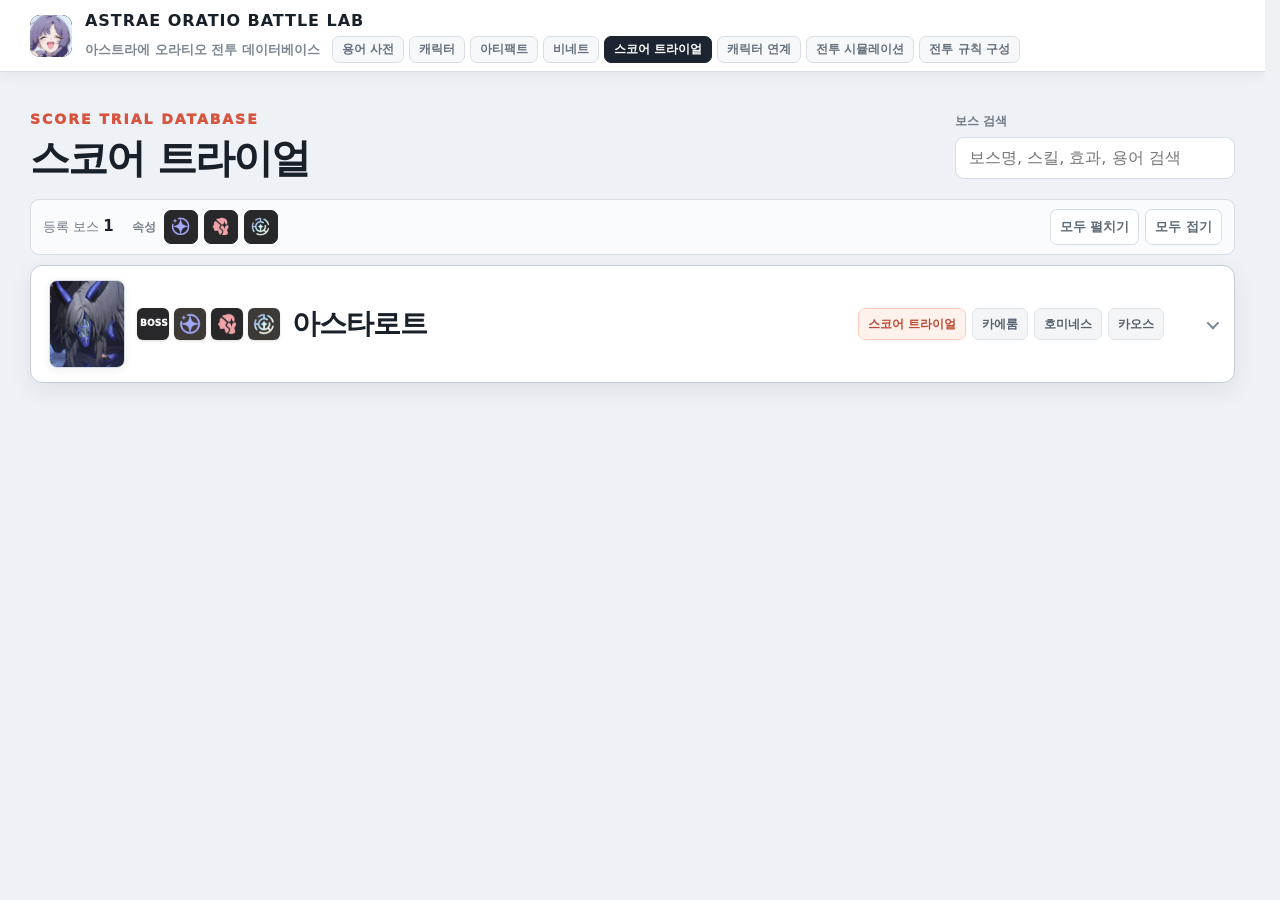
<file: score-trial.html>
<!DOCTYPE html>

<html lang="ko">
<head>
<meta charset="utf-8"/>
<meta content="width=device-width, initial-scale=1" name="viewport"/>
<meta content="아스트라에 오라티오 전투 데이터베이스" name="description"/>
<title>스코어 트라이얼 | Astrae Oratio Battle Lab</title>
<link href="styles.css?v=66" rel="stylesheet"/>
<style>.brand-mark{overflow:hidden;padding:0!important}.brand-mark>img{display:block;width:100%;height:100%;object-fit:cover;object-position:center;border-radius:inherit}</style>
</head>
<body>
<header class="app-topbar">
<div class="brand">
<a aria-label="Astrae Oratio Battle Lab" class="brand-mark" href="characters.html"><img src="assets/site-brand-portrait.jpg" alt="" width="46" height="46" fetchpriority="high"></a>
<div class="brand-copy">
<a class="brand-title" href="characters.html"><strong>ASTRAE ORATIO BATTLE LAB</strong></a>
<div class="brand-lower">
<small>아스트라에 오라티오 전투 데이터베이스</small>
<nav aria-label="페이지 이동" class="site-nav"><a href="glossary.html">용어 사전</a><a href="characters.html">캐릭터</a><a href="artifacts.html">아티팩트</a><a href="vignettes.html">비네트</a><a aria-current="page" class="active" href="score-trial.html">스코어 트라이얼</a><a href="character-partners.html?v=nav-20261025">캐릭터 연계</a><a href="combat.html">전투 시뮬레이션</a><a href="combat-rules.html">전투 규칙 구성</a></nav>
</div>
</div>
</div>
</header>
<main class="page-shell" id="top">
<header class="page-heading character-page-heading">
<div class="page-heading-copy">
<span>SCORE TRIAL DATABASE</span>
<h1>스코어 트라이얼</h1>
</div>
<label class="search-field">
<span>보스 검색</span>
<input id="character-search" placeholder="보스명, 스킬, 효과, 용어 검색" type="search"/>
</label>
</header>
<div class="list-toolbar score-toolbar">
<div class="toolbar-primary score-toolbar-primary">
<span class="character-total">등록 보스 <b id="character-count">1</b></span>
<div aria-label="보스 약점 속성" class="score-weak-filterbar">
<span class="score-weak-filterbar-label">속성</span>
<div class="filter-buttons score-weak-filterbar-buttons">
<button class="filter-icon-button score-static-attribute is-static" tabindex="-1" type="button"><img alt="카에룸" src="assets/caelum.png"/></button>
<button class="filter-icon-button score-static-attribute is-static" tabindex="-1" type="button"><img alt="호미네스" src="assets/homines.png"/></button>
<button class="filter-icon-button score-static-attribute is-static" tabindex="-1" type="button"><img alt="카오스" src="assets/chaos.png"/></button>
</div>
</div>
</div>
<div class="toolbar-actions">
<button id="expand-all" type="button">모두 펼치기</button>
<button id="collapse-all" type="button">모두 접기</button>
</div>
</div>
<section aria-label="스코어 트라이얼 보스 목록" class="character-list" id="character-list">
<details class="character-card" id="boss-astaroth">
<summary class="character-summary">
<div class="character-identity">
<span class="character-portrait"><img alt="아스타로트 초상화" class="character-portrait-image portrait-astaroth" decoding="async" height="88" src="assets/score-trial/astaroth-thumb-v44.png" width="76"/></span>
<span class="character-identity-icons">
<span aria-label="BOSS" class="identity-icon-bg boss-emblem"><span>BOSS</span></span>
<span class="identity-icon-bg"><img alt="" class="character-identity-icon" src="assets/caelum.png"/></span>
<span class="identity-icon-bg"><img alt="" class="character-identity-icon" src="assets/homines.png"/></span>
<span class="identity-icon-bg"><img alt="" class="character-identity-icon" src="assets/chaos.png"/></span>
</span>
<div class="character-name-group"><h2>아스타로트</h2></div>
</div>
<div aria-label="보스 키워드" class="character-tags">
<span class="character-tag hot">스코어 트라이얼</span>
<span class="character-tag">카에룸</span>
<span class="character-tag">호미네스</span>
<span class="character-tag">카오스</span>
</div>
<span aria-hidden="true" class="summary-action"><i></i></span>
</summary>
<div class="character-content score-trial-content">
<section class="character-section" id="astaroth-skills">
<header class="section-heading"><span>01</span><div><h3>스킬</h3></div></header>
<div class="reading-list">
<article class="reading-row">
<header class="row-heading"><span class="row-type">BATTLE SKILL</span><h4>방어 태세</h4></header>
<div class="row-body" data-auto-terms="off">
<div class="skill-meta"><span class="row-badge">거리 무관</span></div>
<p>자신에게 <span class="score-static-term">#가드</span> 1단계 부여.</p>
<p><span class="score-static-term">#가드</span> : 부여된 대상의 받는 피해 감소율을 <b>+50%</b> 증가시킵니다.</p>
</div>
</article>
<article class="reading-row">
<header class="row-heading"><span class="row-type">ULTIMATE I</span><h4>생명 착취</h4></header>
<div class="row-body" data-auto-terms="off">
<div class="skill-meta"><span class="row-badge">거리 무관</span></div>
<p><span class="score-static-term">#부위의 파괴(머리)</span> 발동 시 사용.</p>
<p>적 1인에게 피해, <span class="score-static-term">#생명 착취</span> 1단계 부여.</p>
<p>자신의 공격력, 타격력, 방어력 증가.</p>
<p><span class="score-static-term">#부위의 파괴(머리)</span> : 아스타로트에게 특정 속성으로 <b>BP 피해</b> 누적 시 파괴.</p>
<p><span class="score-static-term">#생명 착취</span> : 부여된 대상의 공격력, 타격력, 방어력 감소.</p>
<p><span class="subtle">[MANIAC] 강화</span> <span class="score-static-term">#생명 착취</span> 2단계 부여.</p>
</div>
</article>
<article class="reading-row">
<header class="row-heading"><span class="row-type">ULTIMATE II</span><h4>악마의 강하</h4></header>
<div class="row-body" data-auto-terms="off">
<div class="skill-meta"><span class="row-badge">거리 무관</span></div>
<p>적 1인에게 강력한 피해.</p>
<p><span class="subtle">[EXPERT] 강화</span> <b>BP 피해</b>에 큰 피해.</p>
<p><span class="subtle">[MANIAC] 강화</span> 사용 빈도 증가.</p>
</div>
</article>
<article class="reading-row">
<header class="row-heading"><span class="row-type">ULTIMATE III</span><h4>지옥 폭발</h4></header>
<div class="row-body" data-auto-terms="off">
<div class="skill-meta"><span class="row-badge">거리 무관</span></div>
<p>2라운드간 <span class="score-static-term">#집중</span>.</p>
<p>집중 종료 시 근거리 적에게 매우 강력한 피해.</p>
<p><span class="score-static-term">#집중</span> : 강력한 공격을 준비하며, 받는 피해를 감소시킵니다.</p>
</div>
</article>
</div>
</section>
<section class="character-section" id="astaroth-abilities">
<header class="section-heading"><span>02</span><div><h3>고유 능력</h3></div></header>
<div class="reading-list">
<article class="reading-row">
<header class="row-heading"><span class="row-type">UNIQUE I</span><h4>악마의 피부</h4></header>
<div class="row-body" data-auto-terms="off">
<p>근거리에서 피격 시 자신에게 <span class="score-static-term">#가드</span> 발동.</p>
<p><span class="score-static-term">#가드</span> : 부여된 대상의 받는 피해 감소율을 <b>+50%</b> 증가시킵니다.</p>
</div>
</article>
<article class="reading-row">
<header class="row-heading"><span class="row-type">UNIQUE II</span><h4>부위 파괴 가능</h4></header>
<div class="row-body" data-auto-terms="off">
<p><b>BP 피해</b>가 일정량 누적되면 <span class="score-static-term">#부위 파괴</span> 발생.</p>
<p><span class="score-static-term">#부위의 파괴(왼팔)</span> : 아스타로트에게 <b>BP 피해</b> 누적 시 파괴, 아스타로트가 가드 중 피격 시 부위 파괴 가속.</p>
<p><span class="score-static-term">#부위의 파괴(머리)</span> : 아스타로트에게 특정 속성으로 <b>BP 피해</b> 누적 시 파괴.</p>
</div>
</article>
</div>
</section>
</div>
</details>
</section>
<div class="empty-state" hidden="" id="character-empty">검색 조건에 맞는 보스 정보가 없습니다.</div>
</main>


<script src="app.js?v=54"></script>

</body>
</html>
</file>
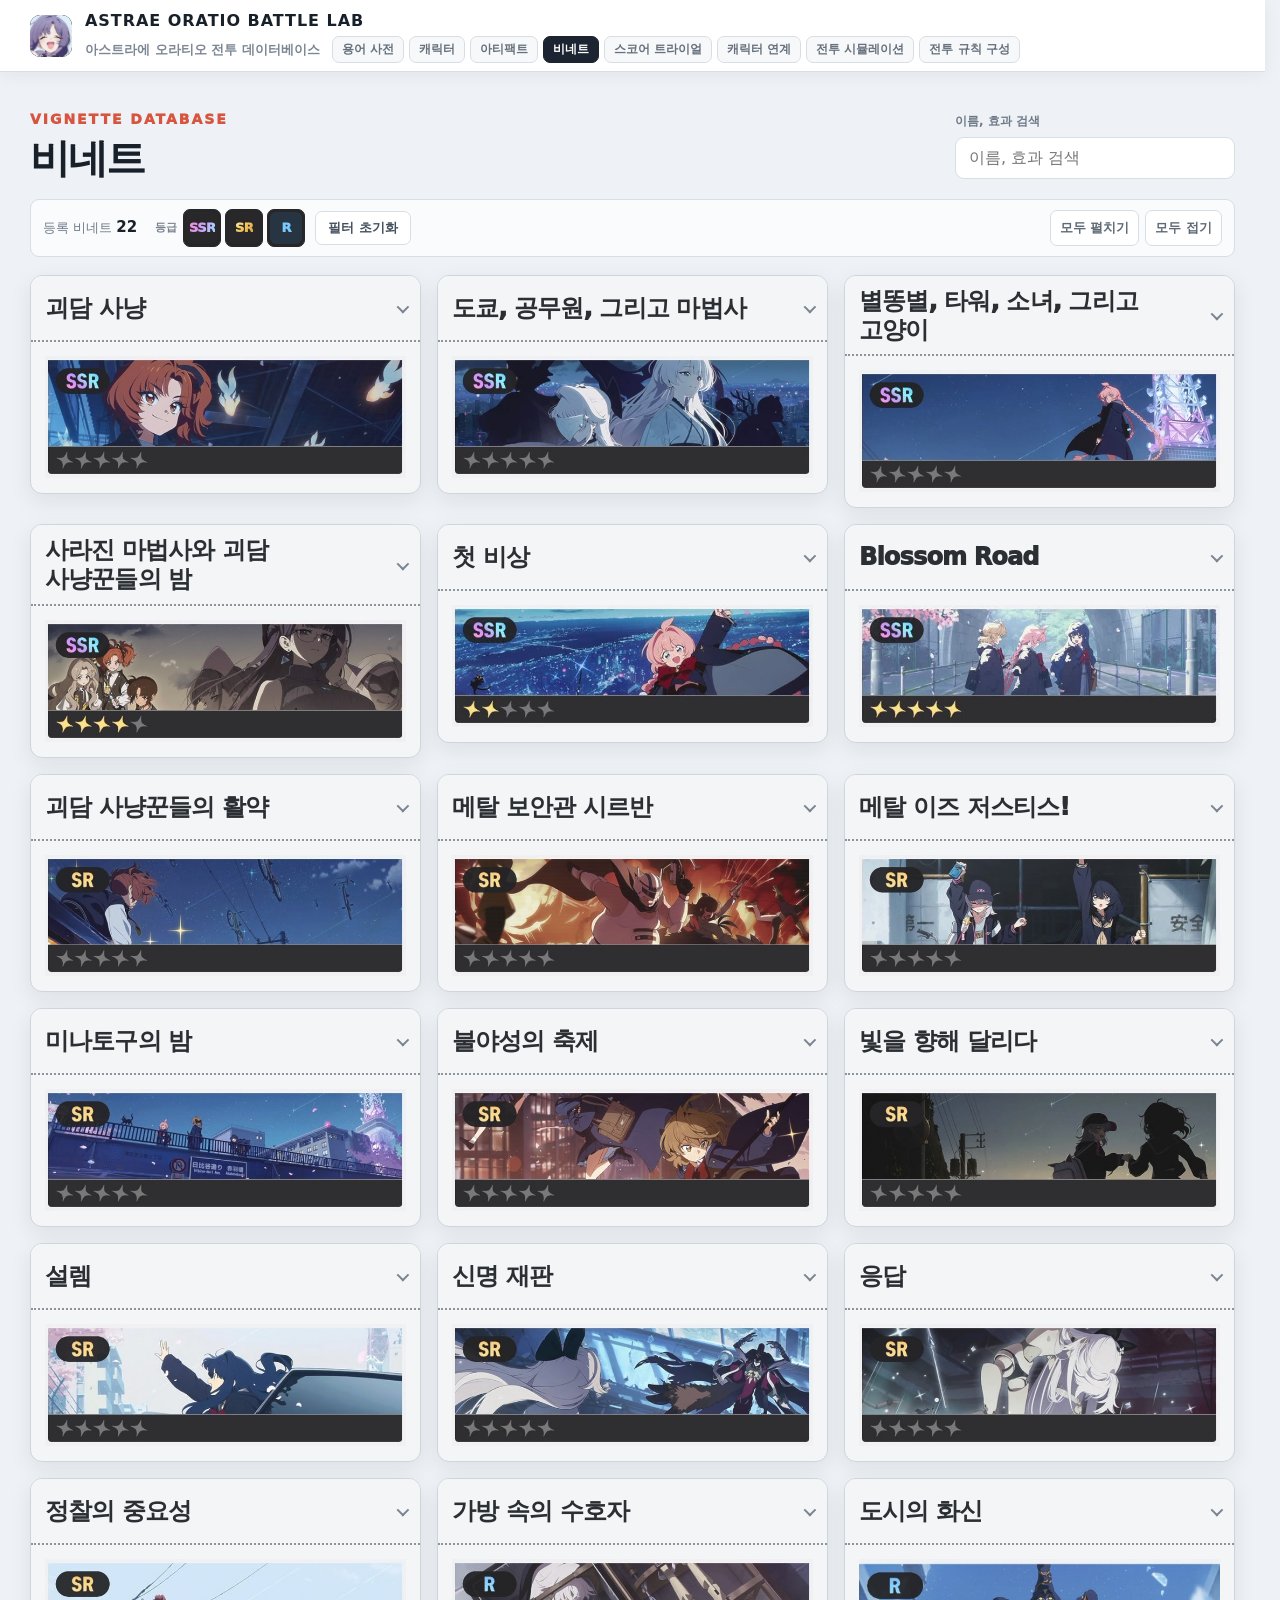
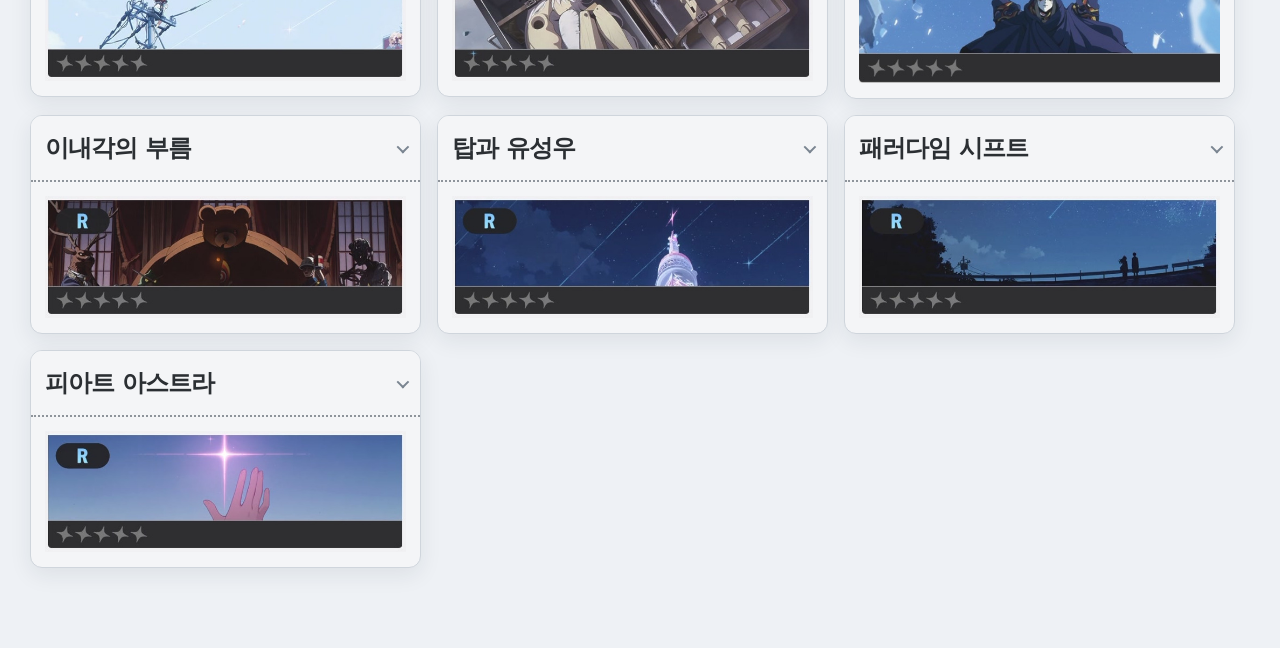
<file: vignettes.html>
<!DOCTYPE html>
<html lang="ko">
<head>
<meta charset="utf-8"/>
<meta content="width=device-width, initial-scale=1" name="viewport"/>
<meta content="아스트라에 오라티오 전투 데이터베이스" name="description"/>
<title>비네트 | Astrae Oratio Battle Lab</title>
<link href="styles.css?v=68" rel="stylesheet"/>
<style>.brand-mark{overflow:hidden;padding:0!important}.brand-mark>img{display:block;width:100%;height:100%;object-fit:cover;object-position:center;border-radius:inherit}</style>
</head>
<body>
<header class="app-topbar">
<div class="brand">
<a aria-label="Astrae Oratio Battle Lab" class="brand-mark" href="characters.html"><img src="assets/site-brand-portrait.jpg" alt="" width="46" height="46" fetchpriority="high"></a>
<div class="brand-copy">
<a class="brand-title" href="characters.html"><strong>ASTRAE ORATIO BATTLE LAB</strong></a>
<div class="brand-lower">
<small>아스트라에 오라티오 전투 데이터베이스</small>
<nav aria-label="페이지 이동" class="site-nav"><a href="glossary.html">용어 사전</a><a href="characters.html">캐릭터</a><a href="artifacts.html">아티팩트</a><a href="vignettes.html" class="active" aria-current="page">비네트</a><a href="score-trial.html">스코어 트라이얼</a><a href="character-partners.html?v=nav-20261025">캐릭터 연계</a><a href="combat.html">전투 시뮬레이션</a><a href="combat-rules.html">전투 규칙 구성</a></nav>
</div>
</div>
</div>
</header>
<main class="page-shell artifact-page vignette-page" id="top">
<header class="page-heading character-page-heading">
<div class="page-heading-copy"><span>VIGNETTE DATABASE</span><h1>비네트</h1></div>
<label class="search-field"><span>이름, 효과 검색</span><input id="vignette-search" placeholder="이름, 효과 검색" type="search"/></label>
</header>
<div class="list-toolbar artifact-filter-toolbar">
<div class="toolbar-primary">
<span class="character-total">등록 비네트 <b id="vignette-count">22</b></span>
<div aria-label="등급 필터" class="character-filters">
<div class="filter-group artifact-grade-filter-group">
<span class="filter-group-label">등급</span>
<div class="filter-buttons">
<button class="filter-icon-button artifact-grade-filter vignette-grade-filter" data-filter-value="SSR" data-tooltip="등급 · SSR" type="button"><span class="identity-icon-bg rarity-emblem rarity-ssr"><span>SSR</span></span></button>
<button class="filter-icon-button artifact-grade-filter vignette-grade-filter" data-filter-value="SR" data-tooltip="등급 · SR" type="button"><span class="identity-icon-bg rarity-emblem rarity-sr"><span>SR</span></span></button>
<button class="filter-icon-button artifact-grade-filter vignette-grade-filter" data-filter-value="R" data-tooltip="등급 · R" type="button"><span class="identity-icon-bg rarity-emblem rarity-r"><span>R</span></span></button>
</div></div>
<button class="reset-filters" hidden id="vignette-reset-filters" type="button">필터 초기화</button>
</div>
</div>
<div class="toolbar-actions"><button id="vignette-expand-all" type="button">모두 펼치기</button><button id="vignette-collapse-all" type="button">모두 접기</button></div>
</div>
<section aria-label="비네트 목록" class="artifact-entry-list vignette-entry-list" id="vignette-list"></section>
<div class="empty-state" hidden id="vignette-empty">검색 또는 필터 조건에 맞는 비네트가 없습니다.</div>
</main>
<div aria-hidden="true" class="tooltip" role="tooltip"></div>
<script src="terms.js?v=68"></script>
<script src="vignette.js?v=68"></script>
</body>
</html>
</file>
<file: styles.css>
:root {
  --page: #eef1f5;
  --surface: #ffffff;
  --surface-soft: #f7f8fa;
  --surface-muted: #f1f3f6;
  --ink: #18202a;
  --text: #343d48;
  --muted: #6f7b89;
  --line: #d8dee6;
  --line-strong: #c5ced8;
  --navy: #1b2430;
  --accent: #d7553e;
  --accent-soft: #fff2ed;
  --cyan: #2c9d86;
  --shadow: 0 8px 24px rgba(28, 38, 49, .07);
  --font: "Pretendard Variable", "Pretendard", "SUIT Variable", "Apple SD Gothic Neo", "Noto Sans KR", system-ui, sans-serif;
}
* { box-sizing: border-box; }
html { scroll-behavior: smooth; background: var(--page); }
body { margin: 0; min-width: 320px; background: var(--page); color: var(--ink); font-family: var(--font); font-size: 16px; line-height: 1.68; word-break: keep-all; }
button, input { font: inherit; }
button { color: inherit; }
a { color: inherit; text-decoration: none; }

.app-topbar { position: sticky; top: 0; z-index: 100; display: flex; align-items: center; height: 72px; padding: 0 30px; border-bottom: 1px solid var(--line); background: rgba(255,255,255,.96); backdrop-filter: blur(14px); box-shadow: 0 3px 15px rgba(28,38,49,.06); }
.brand { display: flex; align-items: center; gap: 13px; min-width: 0; }
.brand-mark { display: grid; place-items: center; width: 42px; height: 42px; border-radius: 10px; background: var(--navy); color: #fff; font-size: 12px; font-weight: 950; letter-spacing: .06em; }
.brand-copy { min-width: 0; }
.brand-title { display: block; width: fit-content; }
.brand strong { display: block; font-size: 16px; letter-spacing: .06em; }
.brand-lower { display: flex; align-items: center; gap: 12px; margin-top: 1px; }
.brand-lower small { margin: 0; color: #7d8793; font-size: 13px; font-weight: 650; white-space: nowrap; }
.site-nav { display: flex; align-items: center; gap: 5px; }
.site-nav a { padding: 4px 9px; border: 1px solid var(--line); border-radius: 7px; background: var(--surface-soft); color: #66717d; font-size: 12px; font-weight: 850; line-height: 1.35; }
.site-nav a:hover { border-color: #9ea9b5; color: var(--navy); }
.site-nav a.active { border-color: var(--navy); background: var(--navy); color: #fff; }

.page-shell { max-width: 1320px; margin: 0 auto; padding: 34px 30px 80px; }
.page-heading { display: flex; align-items: end; justify-content: space-between; gap: 30px; margin-bottom: 20px; }
.page-heading > div > span { color: var(--accent); font-size: 14px; font-weight: 950; letter-spacing: .14em; }
.page-heading h1 { margin: 4px 0 6px; font-size: 40px; line-height: 1.15; letter-spacing: -.045em; }
.page-heading p { max-width: 800px; margin: 0; color: var(--muted); font-size: 15px; }
.search-field { display: grid; gap: 6px; min-width: 280px; }
.search-field span { color: #6f7a87; font-size: 12px; font-weight: 850; }
.search-field input { width: 100%; height: 42px; padding: 0 13px; border: 1px solid var(--line); border-radius: 9px; background: #fff; color: var(--ink); outline: none; }
.search-field input:focus { border-color: #9aa7b5; box-shadow: 0 0 0 3px rgba(82,107,178,.1); }

.list-toolbar { display: flex; align-items: center; justify-content: space-between; gap: 14px; margin-bottom: 10px; padding: 9px 12px; border: 1px solid var(--line); border-radius: 9px; background: rgba(255,255,255,.72); color: var(--muted); font-size: 13px; }
.list-toolbar b { color: var(--ink); font-size: 15px; }
.toolbar-primary { display: flex; align-items: center; flex: 1 1 auto; flex-wrap: wrap; gap: 9px 18px; min-width: 0; }
.character-total { flex: 0 0 auto; white-space: nowrap; }
.character-filters { display: flex; align-items: center; flex: 1 1 620px; flex-wrap: wrap; gap: 7px 10px; min-width: 0; }
.filter-group { display: inline-flex; align-items: center; gap: 6px; }
.filter-group-label { color: #77818c; font-size: 11px; font-weight: 900; white-space: nowrap; }
.filter-buttons { display: flex; align-items: center; flex-wrap: wrap; gap: 4px; }
.filter-icon-button { position: relative; display: grid; place-items: center; width: 34px; height: 34px; padding: 4px; border: 1px solid var(--line); border-radius: 8px; background: #fff; cursor: pointer; }
.filter-icon-button img { display: block; width: 25px; height: 25px; object-fit: contain; }
.filter-icon-button.active { border-color: #d6a900; background: #fff3a2; box-shadow: 0 0 0 2px rgba(255,211,34,.22); }
.filter-icon-button::after { content: attr(data-tooltip); position: absolute; z-index: 30; left: 50%; bottom: calc(100% + 8px); width: max-content; max-width: 180px; padding: 6px 8px; border-radius: 6px; background: #20262d; color: #fff; font-size: 12px; font-weight: 800; line-height: 1.35; pointer-events: none; opacity: 0; visibility: hidden; transform: translate(-50%,4px); transition: opacity .12s ease, transform .12s ease, visibility .12s ease; }
.filter-icon-button:hover::after, .filter-icon-button:focus-visible::after { opacity: 1; visibility: visible; transform: translate(-50%,0); }
.filter-divider { width: 1px; height: 26px; background: var(--line); }
.toolbar-actions { display: flex; flex: 0 0 auto; gap: 6px; }
.list-toolbar button, .section-nav button { border: 1px solid var(--line); border-radius: 7px; background: #fff; cursor: pointer; font-size: 13px; font-weight: 800; }
.toolbar-actions button { padding: 6px 9px; color: #5f6a76; }
.toolbar-actions button:hover, .section-nav button:hover { border-color: var(--navy); color: var(--navy); }

.character-list { display: grid; gap: 14px; }
.character-card { border: 1px solid var(--line-strong); border-radius: 12px; background: var(--surface); box-shadow: var(--shadow); overflow: clip; }
.character-summary { min-height: 112px; display: grid; grid-template-columns: minmax(310px,1fr) auto 30px; align-items: center; gap: 22px; padding: 14px 18px; cursor: pointer; list-style: none; user-select: none; }
.character-summary::-webkit-details-marker { display: none; }
.character-summary:hover { background: #fbfcfd; }
.character-card[open] .character-summary { border-bottom: 1px solid var(--line); }
.character-identity { display: flex; align-items: center; gap: 12px; min-width: 0; }
.character-portrait { position: relative; flex: 0 0 auto; width: 76px; height: 88px; overflow: hidden; border: 1px solid #d5dce5; border-radius: 8px; background: linear-gradient(145deg,#f6f3ef,#e9edf2); box-shadow: 0 2px 8px rgba(28,38,49,.08); }
.character-portrait-image { display: block; width: 100%; height: 100%; object-fit: cover; object-position: center 20%; }
.character-identity-icons { display: flex; gap: 5px; }
.character-identity-icon { display: block; width: 30px; height: 30px; object-fit: contain; border-radius: 5px; padding: 2px; background: #28282b; box-shadow: 0 1px 3px rgba(0,0,0,.14); }
.character-identity-icon.role-icon { background: #3d3936; }
.character-name-group { display: inline-flex; align-items: center; gap: 7px; min-width: 0; }
.character-identity h2 { margin: 0; font-size: 28px; line-height: 1.2; letter-spacing: -.035em; }
.character-tags { display: flex; flex-wrap: wrap; justify-content: flex-end; gap: 6px; }
.character-tag { padding: 5px 9px; border: 1px solid #dfe4e9; border-radius: 7px; background: #f3f5f7; color: #56616e; font-size: 12px; font-weight: 850; white-space: nowrap; }
.character-tag.hot { border-color: #ffcaba; background: var(--accent-soft); color: #bd4b34; }
.character-tag.rarity { border-color: #e2c977; background: #fff9dc; color: #8a6c00; }
.summary-action { display: flex; align-items: center; justify-content: flex-end; color: #7a8591; }
.summary-action i { width: 9px; height: 9px; border-right: 2px solid #7a8591; border-bottom: 2px solid #7a8591; transform: rotate(45deg) translateY(-2px); transition: transform .2s ease; }
.character-card[open] .summary-action i { transform: rotate(225deg) translate(-1px,-1px); }

.character-content { padding: 18px; background: #f8f9fb; }
.section-nav { position: sticky; top: 82px; z-index: 30; display: flex; gap: 6px; margin-bottom: 18px; padding: 7px; border: 1px solid var(--line); border-radius: 9px; background: rgba(255,255,255,.95); box-shadow: 0 4px 14px rgba(28,38,49,.05); overflow-x: auto; }
.section-nav button { padding: 8px 12px; color: #5e6976; white-space: nowrap; }
.character-section { scroll-margin-top: 145px; }
.character-section + .character-section { margin-top: 28px; }
.section-heading { display: flex; align-items: center; gap: 12px; margin-bottom: 10px; padding: 0 2px 9px; border-bottom: 2px solid var(--navy); }
.section-heading > span { color: var(--accent); font-size: 12px; font-weight: 950; letter-spacing: .1em; }
.section-heading h3 { position: relative; z-index: 0; display: inline-block; width: fit-content; margin: 0; padding: 0 5px 1px; font-size: 24px; line-height: 1.2; letter-spacing: -.025em; isolation: isolate; }
.section-heading h3::before { content: ""; position: absolute; z-index: -1; left: -2px; right: -3px; bottom: 1px; height: 46%; border-radius: 3px 7px 4px 2px; background: rgba(255,220,72,.58); transform: rotate(-.7deg) skewX(-5deg); transform-origin: left center; }
.section-heading p { margin: 2px 0 0; color: var(--muted); font-size: 14px; }

.reading-list { display: grid; gap: 8px; }
.reading-row { display: grid; grid-template-columns: 210px minmax(0,1fr); border: 1px solid var(--line); border-radius: 9px; background: #fff; overflow: hidden; }
.row-heading { padding: 16px; border-right: 1px solid var(--line); background: #f5f7f9; }
.row-type { display: block; color: var(--accent); font-size: 12px; font-weight: 950; letter-spacing: .1em; }
.row-heading h4 { margin: 5px 0 7px; font-size: 21px; line-height: 1.35; letter-spacing: -.025em; }
.row-badges { display: flex; flex-direction: column; align-items: flex-start; gap: 5px; }
.row-badge { display: inline-flex; padding: 3px 6px; border: 1px solid #d9dfe6; border-radius: 5px; background: #fff; color: #68737f; font-size: 11px; font-weight: 750; }
.row-badge--resource { border-color: #e5c72d; background: linear-gradient(transparent 8%,rgba(255,223,63,.76) 8%,rgba(255,223,63,.76) 92%,transparent 92%); color: #50440b; font-weight: 900; }
.row-body { min-width: 0; padding: 16px 19px; }
.row-body p { margin: 0 0 8px; color: var(--text); font-size: 17px; line-height: 1.82; }
.row-body p:last-of-type { margin-bottom: 0; }
.row-points { display: flex; flex-wrap: wrap; gap: 5px; margin-top: 12px; padding-top: 11px; border-top: 1px dashed #dce2e8; }
.row-points span { padding: 4px 7px; border-radius: 5px; background: #f2f4f7; color: #63707c; font-size: 12px; font-weight: 800; }
.subtle { color: #7e8995; font-size: 14px; }

.domain-panel { display: grid; grid-template-columns: 220px minmax(0,1fr); border: 1px solid var(--line); border-radius: 9px; background: #fff; overflow: hidden; }
.domain-condition { display: flex; flex-direction: column; justify-content: center; gap: 5px; padding: 16px; border-right: 1px solid var(--line); background: #f5f7f9; }
.domain-condition b { color: var(--accent); font-size: 12px; letter-spacing: .08em; }
.domain-condition span { font-weight: 900; }
.domain-effects { display: flex; flex-wrap: wrap; gap: 8px; align-items: center; padding: 16px 18px; }
.domain-effects span { padding: 7px 10px; border: 1px solid #d7dee5; border-radius: 7px; background: #f7f8fa; color: #47525e; font-size: 13px; font-weight: 850; }

.potential-list { display: grid; gap: 7px; }
.potential-row { display: grid; grid-template-columns: 60px 240px minmax(0,1fr); min-height: 64px; border: 1px solid var(--line); border-radius: 9px; background: #fff; overflow: hidden; }
.potential-index { display: grid; place-items: center; background: var(--navy); color: #fff; font-size: 14px; font-weight: 950; }
.potential-name { display: flex; align-items: center; padding: 13px 15px; border-right: 1px solid var(--line); background: #f5f7f9; font-size: 15px; font-weight: 900; }
.potential-detail { padding: 13px 17px; color: var(--text); font-size: 15px; line-height: 1.75; }

.term-link { appearance: none; display: inline; padding: 0 1px; border: 0; border-bottom: 1px solid currentColor; background: transparent; color: var(--cyan); font-weight: 900; cursor: help; text-underline-offset: 2px; }
.term-link:focus-visible { outline: 3px solid rgba(44,157,134,.18); outline-offset: 2px; border-radius: 2px; }
.tooltip { position: fixed; z-index: 300; width: min(360px,calc(100vw - 24px)); padding: 14px 15px; border: 1px solid #2b333d; border-radius: 9px; background: rgba(24,30,38,.98); color: #fff; box-shadow: 0 18px 45px rgba(0,0,0,.25); opacity: 0; visibility: hidden; pointer-events: none; transform: translateY(4px); transition: opacity .13s ease, transform .13s ease, visibility .13s ease; }
.tooltip.visible { opacity: 1; visibility: visible; pointer-events: auto; transform: translateY(0); }
.tooltip-category { color: #ffd95b; font-size: 12px; font-weight: 900; }
.tooltip h3 { margin: 3px 0 6px; font-size: 18px; }
.tooltip p { margin: 0; color: #e5e9ed; font-size: 14px; line-height: 1.7; }

.system-section, .glossary-mini { margin-top: 28px; }
.system-grid { display: grid; grid-template-columns: repeat(2,minmax(0,1fr)); gap: 8px; }
.system-grid article { padding: 15px 16px; border: 1px solid var(--line); border-radius: 9px; background: #fff; }
.system-grid b { display: block; margin-bottom: 5px; font-size: 15px; }
.system-grid p { margin: 0; color: #596572; font-size: 14px; }
.glossary-preview { display: flex; flex-wrap: wrap; gap: 8px; padding: 16px; border: 1px solid var(--line); border-radius: 9px; background: #fff; }
.glossary-preview .term-link { padding: 7px 10px; border: 1px solid #cbe0db; border-radius: 7px; background: #eef8f5; }

@media (max-width: 1040px) {
  .page-heading { align-items: stretch; flex-direction: column; gap: 16px; }
  .search-field { min-width: 0; max-width: 420px; }
  .character-summary { grid-template-columns: minmax(190px,1fr) minmax(0,1fr) 30px; gap: 14px; }
}
@media (max-width: 760px) {
  .app-topbar { height: auto; min-height: 62px; padding: 9px 16px; }
  .brand-lower { align-items: flex-start; flex-direction: column; gap: 5px; }
  .brand-lower small { display: none; }
  .site-nav { flex-wrap: wrap; }
  .page-shell { padding: 24px 12px 60px; }
  .page-heading h1 { font-size: 34px; }
  .list-toolbar { align-items: flex-start; flex-direction: column; }
  .character-filters { flex-basis: 100%; }
  .filter-divider { display: none; }
  .character-summary { grid-template-columns: minmax(0,1fr) 26px; gap: 12px; min-height: 96px; padding: 13px; }
  .character-portrait { width: 62px; height: 72px; }
  .character-identity-icon { width: 24px; height: 24px; }
  .character-identity h2 { font-size: 24px; }
  .character-tags { grid-column: 1 / -1; justify-content: flex-start; padding-left: 0; }
  .summary-action { grid-column: 2; grid-row: 1; }
  .character-content { padding: 12px; }
  .section-nav { top: 72px; }
  .reading-row { grid-template-columns: 1fr; }
  .row-heading { border-right: 0; border-bottom: 1px solid var(--line); }
  .potential-row { grid-template-columns: 50px minmax(0,1fr); }
  .potential-name { border-right: 0; }
  .potential-detail { grid-column: 1 / -1; border-top: 1px solid var(--line); }
  .domain-panel { grid-template-columns: 1fr; }
  .domain-condition { border-right: 0; border-bottom: 1px solid var(--line); }
  .system-grid { grid-template-columns: 1fr; }
}

/* ===== v2: compact skill rows + glossary page ===== */
.page-heading-copy { min-width: 0; }
.single-line-intro {
  max-width: none !important;
  white-space: nowrap;
  font-size: 14px !important;
}

/* 스킬 헤더는 이름이 충분히 보이도록 넓히고, 메타 정보는 설명 상단으로 이동 */
.reading-row {
  grid-template-columns: 310px minmax(0, 1fr);
  min-height: 0;
}
.row-heading {
  display: flex;
  flex-direction: column;
  justify-content: center;
  padding: 11px 16px;
}
.row-heading h4 {
  margin: 3px 0 0;
  font-size: 19px;
  line-height: 1.28;
  white-space: nowrap;
}
.row-type { font-size: 11px; }
.row-body {
  display: flex;
  flex-direction: column;
  justify-content: center;
  padding: 10px 15px 11px;
}
.row-body p {
  margin: 0;
  font-size: 15px;
  line-height: 1.62;
}
.skill-stage {
  display: grid;
  gap: 2px;
}
.skill-stage + .skill-stage {
  margin-top: 12px;
  padding-top: 12px;
  border-top: 1px dashed #d9e0e8;
}
.stage-title {
  margin-bottom: 2px !important;
}
.skill-meta {
  display: flex;
  flex-wrap: wrap;
  align-items: center;
  gap: 5px;
  margin-bottom: 7px;
}
.skill-meta .row-badge {
  flex: 0 0 auto;
  padding: 2px 6px;
  font-size: 11px;
  line-height: 1.45;
}
.row-points {
  margin-top: 7px;
  padding-top: 7px;
}
.compact-row .row-body { padding-top: 11px; padding-bottom: 11px; }

/* 새 모아 투명 초상화의 빈 공간이 생기지 않도록 카드 안에서 확대/크롭 */
.character-portrait-image {
  object-fit: cover;
  object-position: 50% 42%;
  transform: scale(1.18);
  transform-origin: center;
}

/* 용어 색상 */
.term-link[data-color="cyan"], .glossary-card-heading h2[data-color="cyan"] { color: #1597bd; }
.term-link[data-color="orange"], .glossary-card-heading h2[data-color="orange"] { color: #d85a32; }
.term-link[data-color="red"], .glossary-card-heading h2[data-color="red"] { color: #d94b3d; }
.term-link[data-color="green"], .glossary-card-heading h2[data-color="green"] { color: #3e8552; }
.term-link[data-color="purple"], .glossary-card-heading h2[data-color="purple"] { color: #9450c5; }

/* Glossary page — 기존 Balance Lab 용어 사전 레이아웃 계승 */
.glossary-page { max-width: 1460px; }
.glossary-toolbar { justify-content: flex-start; gap: 18px; }
.glossary-help { color: #7a8490; font-size: 12px; }
.glossary-list { display: grid; gap: 20px; }
.glossary-group {
  padding: 0;
  border: 1px solid var(--line);
  border-radius: 12px;
  background: rgba(255, 255, 255, .64);
  box-shadow: var(--shadow);
  overflow: hidden;
}
.glossary-group[hidden], .glossary-card[hidden] { display: none; }
.glossary-group-heading {
  display: flex;
  align-items: center;
  justify-content: space-between;
  padding: 12px 16px;
  border-bottom: 1px solid var(--line);
  background: #f2f4f7;
}
.glossary-group-heading span { font-size: 16px; font-weight: 950; }
.glossary-group-heading b {
  display: grid;
  place-items: center;
  min-width: 28px;
  height: 24px;
  padding: 0 7px;
  border-radius: 999px;
  background: var(--navy);
  color: #fff;
  font-size: 12px;
}
.glossary-grid { display: grid; grid-template-columns: minmax(0, 1fr); }
.glossary-card {
  display: grid;
  grid-template-columns: 265px minmax(0, 1fr);
  min-width: 0;
  border-bottom: 1px solid var(--line);
  background: #fff;
}
.glossary-card:last-child { border-bottom: 0; }
.glossary-card-heading {
  display: flex;
  align-items: flex-start;
  gap: 12px;
  padding: 17px 18px;
  border-right: 1px solid var(--line);
  background: #f7f8fa;
}
.glossary-number {
  flex: 0 0 auto;
  color: var(--accent);
  font-size: 12px;
  font-weight: 950;
  letter-spacing: .08em;
}
.glossary-card-heading small {
  display: block;
  margin-bottom: 2px;
  color: #7b8590;
  font-size: 11px;
  font-weight: 850;
}
.glossary-card-heading h2 {
  margin: 0;
  font-size: 22px;
  line-height: 1.28;
  letter-spacing: -.025em;
}
.glossary-card-body { min-width: 0; padding: 14px 18px; }
.glossary-definition + .glossary-definition {
  margin-top: 11px;
  padding-top: 11px;
  border-top: 1px dashed #dce2e8;
}
.glossary-definition h3 {
  margin: 0 0 5px;
  color: #7a8590;
  font-size: 11px;
  font-weight: 900;
}
.glossary-definition p {
  margin: 0 0 4px;
  color: var(--text);
  font-size: 15px;
  line-height: 1.72;
}
.glossary-definition p:last-child { margin-bottom: 0; }
.empty-state {
  padding: 50px 20px;
  border: 1px dashed var(--line-strong);
  border-radius: 10px;
  background: rgba(255,255,255,.62);
  color: var(--muted);
  text-align: center;
  font-size: 15px;
}

@media (max-width: 1040px) {
  .single-line-intro { overflow-x: auto; padding-bottom: 2px; }
  .reading-row { grid-template-columns: 270px minmax(0,1fr); }
  .row-heading h4 { white-space: normal; }
}

@media (max-width: 760px) {
  .single-line-intro { font-size: 12px !important; }
  .reading-row { grid-template-columns: 1fr; }
  .row-heading { border-right: 0; border-bottom: 1px solid var(--line); }
  .row-heading h4 { white-space: normal; }
  .glossary-card { grid-template-columns: 1fr; }
  .glossary-card-heading { border-right: 0; border-bottom: 1px solid var(--line); }
}

.character-page-heading {
  display: grid;
  grid-template-columns: minmax(0, 1fr) 280px;
  align-items: end;
  column-gap: 30px;
  row-gap: 6px;
}
.character-page-heading .single-line-intro {
  grid-column: 1 / -1;
  margin: 0;
  white-space: nowrap;
  overflow-x: auto;
  max-width: none;
  color: var(--muted);
  font-size: 14px !important;
  scrollbar-width: thin;
}
@media (max-width: 760px) {
  .character-page-heading { grid-template-columns: 1fr; }
  .character-page-heading .search-field,
  .character-page-heading .single-line-intro { grid-column: 1; }
  .character-page-heading .single-line-intro { font-size: 12px !important; }
}

/* ===== v4: filter icon visibility ===== */
/* 캐릭터 카드의 속성/역할군 아이콘 배경은 기존의 어두운 스타일을 유지하고,
   상단 필터 버튼의 흰 배경만 역할군 라벨 톤으로 어둡게 조정합니다. */
.filter-icon-button {
  background: #77818c;
  border-color: #77818c;
}
.filter-icon-button:hover,
.filter-icon-button:focus-visible {
  background: #66717d;
  border-color: #66717d;
}
.filter-icon-button.active {
  border-color: #d6a900;
  background: #fff3a2;
  box-shadow: 0 0 0 2px rgba(255, 211, 34, .22);
}
.filter-icon-button img { filter: none; }
.reset-filters {
  padding: 6px 9px;
  border: 1px solid var(--line);
  border-radius: 7px;
  background: #fff;
  color: #5f6a76;
  cursor: pointer;
  font-size: 12px;
  font-weight: 800;
}

.identity-icon-bg {
  display: grid;
  place-items: center;
  width: 32px;
  height: 32px;
  padding: 3px;
  border-radius: 6px;
  box-shadow: 0 1px 3px rgba(0,0,0,.14);
}
.character-identity-icons .identity-icon-bg:first-child { background: #28282b; }
.character-identity-icons .identity-icon-bg:nth-child(2) { background: #3d3936; }
.character-identity-icon {
  width: 26px;
  height: 26px;
  padding: 0;
  border-radius: 0;
  background: transparent;
  box-shadow: none;
}
.character-identity-icon.role-icon { background: transparent; }

.character-tag.rarity {
  border-color: #dfe4e9;
  background: #f3f5f7;
  color: #56616e;
}
.character-tag.basic {
  border-color: #d5dce5;
  background: #f7f8fa;
  color: #5e6976;
}

.reading-row { grid-template-columns: 340px minmax(0,1fr); }
.row-heading { min-width: 0; }
.row-heading h4 { white-space: normal; overflow-wrap: anywhere; }
.row-body p { margin: 0 0 4px; }
.row-body p:last-child { margin-bottom: 0; }
.skill-meta { margin-bottom: 6px; }
.skill-meta .row-badge,
.row-badge--resource {
  border: 1px solid #d7dee5;
  background: #fff;
  color: #596572;
  font-weight: 800;
  box-shadow: none;
}

/* #파쇄 추가 피해 등은 칩이 아니라 일반 본문으로 표시 */
.row-points { display: none; }

/* 영지 선언 왼쪽 정보칸을 스킬/고유 능력 제목칸과 동일 폭으로 통일 */
.domain-panel { grid-template-columns: 340px minmax(0,1fr); }
.domain-condition { padding: 12px 16px; }
.domain-effects {
  display: flex;
  flex-direction: column;
  align-items: stretch;
  justify-content: center;
  gap: 4px;
  padding: 11px 16px;
}
.domain-effects p {
  margin: 0;
  color: var(--text);
  font-size: 15px;
  line-height: 1.62;
}
.domain-effects span { padding: 0; border: 0; background: transparent; color: inherit; font-size: inherit; font-weight: inherit; }

/* 마력 노드의 이름/설명을 세로 중앙 정렬 */
.potential-name,
.potential-detail {
  display: flex;
  align-items: center;
}
.potential-detail { min-width: 0; }

/* 초상화별 크롭 */
.character-portrait-image { transform: none; }
.portrait-moa { object-fit: cover; object-position: 50% 38%; transform: scale(1.13); transform-origin: center; }
.portrait-doll { object-fit: cover; object-position: 50% 20%; transform: scale(1.02); transform-origin: center; }

/* 툴팁 내부에서도 불필요한 노란 강조 제거 */
.tooltip-category { color: #9fd9cb; }

@media (max-width: 1040px) {
  .reading-row { grid-template-columns: 290px minmax(0,1fr); }
  .domain-panel { grid-template-columns: 290px minmax(0,1fr); }
}
@media (max-width: 760px) {
  .identity-icon-bg { width: 27px; height: 27px; }
  .character-identity-icon { width: 22px; height: 22px; }
  .reading-row, .domain-panel { grid-template-columns: 1fr; }
}

/* ===== v5: filter buttons are dark by default ===== */
/* 상단 속성·역할군 필터는 비선택 상태에서도 캐릭터 카드 아이콘과 같은 어두운 배경을 유지합니다. */
.list-toolbar .filter-icon-button {
  background: #28282b;
  border-color: #28282b;
  color: #fff;
}
.list-toolbar .filter-group:nth-of-type(2) .filter-icon-button {
  background: #3d3936;
  border-color: #3d3936;
}
.list-toolbar .filter-icon-button:hover,
.list-toolbar .filter-icon-button:focus-visible {
  background: #34343a;
  border-color: #34343a;
}
.list-toolbar .filter-group:nth-of-type(2) .filter-icon-button:hover,
.list-toolbar .filter-group:nth-of-type(2) .filter-icon-button:focus-visible {
  background: #4a4541;
  border-color: #4a4541;
}
.list-toolbar .filter-icon-button.active {
  border-color: #d6a900;
  background: #fff3a2;
  box-shadow: 0 0 0 2px rgba(255, 211, 34, .22);
}


/* ===== v6: rarity emblem beside character attribute / role icons ===== */
/* 등급은 속성 아이콘 왼쪽에 동일 규격의 어두운 타일로 표시합니다. */
.character-identity-icons .identity-icon-bg {
  background: #28282b;
}
.character-identity-icons .identity-icon-bg:not(.rarity-emblem):last-child {
  background: #3d3936;
}
.rarity-emblem {
  display: grid;
  place-items: center;
  width: 32px;
  height: 32px;
  padding: 0;
  border-radius: 6px;
  background: #28282b !important;
  box-shadow: 0 1px 3px rgba(0,0,0,.14);
  line-height: 1;
}
.rarity-emblem > span {
  display: inline-block;
  font-size: 13px;
  font-weight: 1000;
  letter-spacing: -.045em;
  line-height: 1;
  color: transparent;
  -webkit-background-clip: text;
  background-clip: text;
}
/* SR: 인게임의 크림-골드 계열 그라데이션 */
.rarity-sr > span {
  background-image: linear-gradient(135deg, #fff1a8 0%, #f7cc62 42%, #d69a39 100%);
}
/* SSR: 인게임의 핑크-라일락-아쿠아 계열 그라데이션 */
.rarity-ssr > span {
  background-image: linear-gradient(110deg, #f28cd7 0%, #d79af4 40%, #9fd6ff 100%);
}
@media (max-width: 760px) {
  .rarity-emblem { width: 27px; height: 27px; }
  .rarity-emblem > span { font-size: 11.5px; }
}

/* ===== v8: character portrait fallback ===== */
.character-portrait--fallback {
  display: grid;
  place-items: center;
  background: linear-gradient(145deg, #ebeef3 0%, #dfe4ea 100%);
  color: #4c5662;
}
.character-portrait--fallback > span {
  font-size: 28px;
  font-weight: 950;
  letter-spacing: -.04em;
}
@media (max-width: 760px) {
  .character-portrait--fallback > span { font-size: 23px; }
}

/* ===== v9: glossary reference panels + portrait updates ===== */
.portrait-anna {
  object-fit: cover;
  object-position: 50% 34%;
  transform: scale(1.05);
  transform-origin: center;
}
.portrait-mayoi {
  object-fit: cover;
  object-position: 50% 34%;
  transform: scale(1.04);
  transform-origin: center;
}
.portrait-canon {
  object-fit: cover;
  object-position: 50% 32%;
  transform: scale(1.04);
  transform-origin: center;
}

.reference-panels {
  display: grid;
  gap: 14px;
  margin-bottom: 18px;
}
.reference-panel {
  border: 1px solid var(--line-strong);
  border-radius: 12px;
  background: #fff;
  box-shadow: var(--shadow);
  overflow: hidden;
}
.reference-panel-heading {
  display: grid;
  grid-template-columns: 110px minmax(0,1fr);
  gap: 18px;
  align-items: center;
  padding: 15px 18px;
  border-bottom: 1px solid var(--line);
  background: #f5f7f9;
}
.reference-panel-heading > span {
  color: var(--accent);
  font-size: 12px;
  font-weight: 950;
  letter-spacing: .12em;
}
.reference-panel-heading h2 {
  margin: 0;
  font-size: 22px;
  line-height: 1.25;
  letter-spacing: -.025em;
}
.reference-panel-heading p {
  margin: 3px 0 0;
  color: var(--muted);
  font-size: 13px;
  line-height: 1.65;
}
.attribute-reference-row {
  display: grid;
  grid-template-columns: repeat(6, minmax(100px,1fr));
  gap: 0;
}
.reference-icon-item {
  display: flex;
  align-items: center;
  justify-content: center;
  gap: 9px;
  min-height: 66px;
  padding: 10px 12px;
  border-right: 1px solid var(--line);
}
.reference-icon-item:last-child { border-right: 0; }
.reference-icon-item b {
  font-size: 14px;
  font-weight: 900;
  white-space: nowrap;
}
.reference-icon {
  display: grid;
  place-items: center;
  flex: 0 0 auto;
  width: 36px;
  height: 36px;
  padding: 4px;
  border-radius: 7px;
  box-shadow: 0 1px 3px rgba(0,0,0,.14);
}
.reference-icon img {
  display: block;
  width: 28px;
  height: 28px;
  object-fit: contain;
}
.attribute-icon { background: #28282b; }
.role-icon-bg { background: #3d3936; }
.role-reference-list { display: grid; }
.role-reference-row {
  display: grid;
  grid-template-columns: 54px 110px minmax(0,1fr);
  align-items: center;
  min-height: 62px;
  padding: 9px 16px;
  border-bottom: 1px solid var(--line);
}
.role-reference-row:last-child { border-bottom: 0; }
.role-reference-row b {
  font-size: 15px;
  font-weight: 950;
}
.role-reference-row p {
  margin: 0;
  color: var(--text);
  font-size: 14px;
  line-height: 1.65;
}

@media (max-width: 900px) {
  .attribute-reference-row {
    grid-template-columns: repeat(3, minmax(100px,1fr));
  }
  .reference-icon-item:nth-child(3) { border-right: 0; }
  .reference-icon-item:nth-child(-n+3) { border-bottom: 1px solid var(--line); }
}
@media (max-width: 620px) {
  .reference-panel-heading { grid-template-columns: 1fr; gap: 3px; }
  .attribute-reference-row { grid-template-columns: repeat(2, minmax(0,1fr)); }
  .reference-icon-item:nth-child(3) { border-right: 1px solid var(--line); }
  .reference-icon-item:nth-child(2n) { border-right: 0; }
  .reference-icon-item:nth-child(-n+4) { border-bottom: 1px solid var(--line); }
  .role-reference-row {
    grid-template-columns: 46px minmax(0,1fr);
    gap: 0 8px;
  }
  .role-reference-row p {
    grid-column: 1 / -1;
    margin-top: 6px;
    padding-left: 54px;
  }
}

/* ===== v11: centered glossary reference headings + character attribute groups ===== */
.reference-panel-heading > span,
.reference-panel-heading > div {
  text-align: center;
}
.reference-panel-heading > span {
  justify-self: center;
}
.reference-panel-heading > div {
  width: 100%;
}

.character-list {
  display: grid;
  gap: 20px;
}
.character-attribute-group {
  display: grid;
  gap: 10px;
  min-width: 0;
}
.character-attribute-group[hidden] { display: none; }
.character-attribute-heading {
  display: flex;
  align-items: center;
  gap: 9px;
  min-height: 42px;
  padding: 6px 9px;
  border-bottom: 2px solid var(--navy);
}
.attribute-heading-icon {
  display: grid;
  place-items: center;
  width: 30px;
  height: 30px;
  padding: 3px;
  border-radius: 6px;
  background: #28282b;
  box-shadow: 0 1px 3px rgba(0,0,0,.14);
}
.attribute-heading-icon img {
  display: block;
  width: 23px;
  height: 23px;
  object-fit: contain;
}
.character-attribute-heading strong {
  font-size: 16px;
  font-weight: 950;
  letter-spacing: -.015em;
}
.attribute-heading-count {
  display: grid;
  place-items: center;
  min-width: 24px;
  height: 22px;
  margin-left: 2px;
  padding: 0 6px;
  border-radius: 999px;
  background: #e9edf2;
  color: #66717d;
  font-size: 11px;
  font-weight: 900;
}

@media (max-width: 620px) {
  .reference-panel-heading > span,
  .reference-panel-heading > div { text-align: center; }
}

/* ===== v13: battle-skill family + variant labels ===== */
.skill-variant {
  display: block;
  margin-top: 1px;
  color: #6f7b89;
  font-size: 12px;
  font-weight: 800;
  line-height: 1.4;
}

/* ===== v15: role filter active state ===== */
/* 역할군도 속성 필터와 동일하게 선택 시 노란 배경/테두리로 확실하게 표시 */
.list-toolbar .filter-group .filter-icon-button.active,
.list-toolbar .filter-group:nth-of-type(2) .filter-icon-button.active {
  border-color: #d6a900;
  background: #fff3a2;
  box-shadow: 0 0 0 2px rgba(255, 211, 34, .22);
}
.list-toolbar .filter-group .filter-icon-button.active:hover,
.list-toolbar .filter-group .filter-icon-button.active:focus-visible,
.list-toolbar .filter-group:nth-of-type(2) .filter-icon-button.active:hover,
.list-toolbar .filter-group:nth-of-type(2) .filter-icon-button.active:focus-visible {
  border-color: #d6a900;
  background: #fff3a2;
}


/* ===== v16: remove ATTRIBUTE / ROLE labels ===== */
.reference-panel-heading {
  grid-template-columns: minmax(0, 1fr);
  gap: 0;
}
.reference-panel-heading > div {
  grid-column: 1;
  text-align: center;
}

/* ===== v17: glossary term title unification ===== */
/* 용어 사전의 용어명은 캐릭터 속성 제목과 동일한 텍스트 색을 사용합니다. */
.glossary-card-heading h2,
.glossary-card-heading h2[data-color] {
  color: var(--ink) !important;
}

/* ===== v20: Luna portrait ===== */
.portrait-luna { object-fit: cover; object-position: 50% 42%; transform: scale(1.03); transform-origin: center; }

/* v21: Souka portrait */
.portrait-souka { object-fit: cover; object-position: 50% 34%; transform: scale(1.03); transform-origin: center; }

/* ===== v22: Haru portrait + magic node unlock order ===== */
.portrait-haru { object-fit: cover; object-position: 50% 36%; transform: scale(1.04); transform-origin: center; }
.node-unlock-order {
  display: flex;
  align-items: center;
  flex-wrap: wrap;
  gap: 8px;
  margin: 0 0 10px;
  padding: 0 2px;
}
.node-unlock-label {
  color: #6f7b89;
  font-size: 12px;
  font-weight: 850;
}
.node-unlock-route {
  display: inline-flex;
  align-items: center;
  min-height: 26px;
  padding: 3px 10px;
  border-radius: 999px;
  background: #eef2f8;
  color: #233149;
  font-size: 13px;
  font-weight: 900;
  letter-spacing: .01em;
  white-space: nowrap;
}

/* ===== v23: character jump portraits + Sigrid ===== */
.character-jumpbar {
  display: flex;
  align-items: flex-start;
  gap: 12px;
  margin: 0 0 12px;
  padding: 10px 12px 9px;
  border: 1px solid var(--line);
  border-radius: 10px;
  background: rgba(255,255,255,.84);
  overflow-x: auto;
  overscroll-behavior-inline: contain;
  scrollbar-width: thin;
}
.character-jump-button {
  appearance: none;
  flex: 0 0 78px;
  display: grid;
  justify-items: center;
  gap: 5px;
  padding: 2px 2px 4px;
  border: 0;
  background: transparent;
  color: var(--ink);
  cursor: pointer;
}
.character-jump-portrait {
  display: block;
  width: 54px;
  height: 54px;
  overflow: hidden;
  border: 2px solid #d8dee6;
  border-radius: 50%;
  background: #eef1f4;
  box-shadow: 0 1px 4px rgba(28,38,49,.08);
  transition: border-color .12s ease, transform .12s ease, box-shadow .12s ease;
}
.character-jump-portrait img {
  display: block;
  width: 100%;
  height: 100%;
  object-fit: cover;
  object-position: 50% 35%;
}
.character-jump-name {
  display: -webkit-box;
  width: 100%;
  min-height: 2.5em;
  overflow: hidden;
  color: #344150;
  font-size: 11px;
  font-weight: 850;
  line-height: 1.25;
  text-align: center;
  white-space: normal;
  -webkit-box-orient: vertical;
  -webkit-line-clamp: 2;
}
.character-jump-button:hover .character-jump-portrait,
.character-jump-button:focus-visible .character-jump-portrait {
  border-color: #293341;
  box-shadow: 0 0 0 2px rgba(41,51,65,.12);
  transform: translateY(-1px);
}
.character-jump-button:focus-visible { outline: none; }
.portrait-sigrid { object-fit: cover; object-position: 50% 34%; transform: scale(1.04); transform-origin: center; }

@media (max-width: 760px) {
  .character-jumpbar { gap: 8px; padding: 8px; }
  .character-jump-button { flex-basis: 68px; }
  .character-jump-portrait { width: 48px; height: 48px; }
  .character-jump-name { font-size: 10px; }
}

/* ===== v26: reliable static character portrait jump bar ===== */
.character-jumpbar {
  flex-wrap: nowrap;
  width: 100%;
  min-height: 82px;
}
.character-jump-button { min-width: 72px; }
.character-jump-portrait img { object-fit: cover; object-position: 50% 35%; }

/* ===== v28: initial-load performance ===== */
/* 상단 바로가기용 72px 썸네일과 카드용 축소 이미지를 사용해 큰 원본 이미지 디코딩 지연을 제거합니다. */
.character-jump-portrait img,
.character-portrait-image {
  image-rendering: auto;
}
.character-jump-button,
.character-summary {
  contain: layout paint;
}
/* 화면 밖의 닫힌 카드 렌더링 비용을 최소화하되 요약 행 높이는 즉시 확보합니다. */
.character-card {
  content-visibility: auto;
  contain-intrinsic-size: 112px;
}

/* ===== v29: deterministic jumpbar + heading alignment ===== */
/* 캐릭터 제목의 하단과 검색 입력창 하단을 정확히 맞춥니다. */
.character-page-heading .page-heading-copy {
  align-self: end;
}
.character-page-heading h1 {
  margin: 4px 0 0;
  line-height: 42px;
}
.character-page-heading .search-field {
  align-self: end;
}
/* 바로가기 바는 HTML의 고정 순서를 그대로 사용하며 첫 화면에서 전부 즉시 렌더링합니다. */
.character-jumpbar {
  content-visibility: visible;
}
.character-jump-button {
  contain: none;
}
.character-card {
  content-visibility: visible;
  contain-intrinsic-size: auto;
}

/* ===== v30: jump-name wrapping + Erin ===== */
.character-jump-name {
  display: -webkit-box;
  -webkit-box-orient: vertical;
  -webkit-line-clamp: 2;
  overflow: hidden;
  white-space: normal;
  word-break: keep-all;
  overflow-wrap: normal;
  line-break: strict;
  max-height: 2.5em;
}
.portrait-erin { object-fit: cover; object-position: 50% 28%; transform: scale(1.04); transform-origin: center; }

/* ===== v31: glossary search positioning + Mai/Chikage portraits ===== */
.glossary-card { scroll-margin-top: 92px; }
.portrait-mai { object-position: 50% 28%; }
.portrait-chikage { object-position: 50% 26%; }


/* ===== v32: polished portrait rail, search highlights, Ren ===== */
/* Horizontal portrait rail: hidden scrollbar, vertically centered content, mouse drag support. */
.character-jumpbar {
  align-items: center;
  min-height: 108px;
  padding: 10px 12px;
  overflow-x: auto;
  overflow-y: hidden;
  scrollbar-width: none;
  -ms-overflow-style: none;
  cursor: grab;
  user-select: none;
  -webkit-user-select: none;
  scroll-behavior: smooth;
}
.character-jumpbar::-webkit-scrollbar { display: none; width: 0; height: 0; }
.character-jumpbar.is-dragging { cursor: grabbing; scroll-behavior: auto; }
.character-jump-button {
  align-self: center;
  flex: 0 0 78px;
  min-width: 78px;
}
.character-jump-name {
  display: grid;
  align-content: start;
  width: 100%;
  min-height: 2.5em;
  max-height: 2.5em;
  overflow: hidden;
  white-space: normal;
  word-break: keep-all;
  line-height: 1.25;
}
.jump-name-line { display: block; white-space: nowrap; }

/* Search keyword highlighting inside expanded character details. */
.search-match {
  padding: 0 .08em;
  border-radius: 3px;
  background: rgba(255, 224, 72, .62);
  color: inherit;
  box-shadow: inset 0 -1px 0 rgba(198, 152, 0, .18);
}
.term-link.search-match-term {
  border-radius: 3px;
  background: rgba(255, 224, 72, .62);
  box-shadow: inset 0 -1px 0 rgba(198, 152, 0, .18);
}

/* Glossary heading bottom aligns with the search input bottom, matching character page. */
.glossary-page-heading {
  display: grid;
  grid-template-columns: minmax(0, 1fr) 280px;
  align-items: end;
  column-gap: 30px;
  row-gap: 6px;
}
.glossary-page-heading .page-heading-copy,
.glossary-page-heading .search-field { align-self: end; }
.glossary-page-heading h1 {
  margin: 4px 0 0;
  line-height: 42px;
}
.portrait-ren { object-fit: cover; object-position: 50% 28%; }

@media (max-width: 760px) {
  .character-jumpbar { min-height: 96px; }
  .character-jump-button { flex-basis: 68px; min-width: 68px; }
  .glossary-page-heading { grid-template-columns: 1fr; }
  .glossary-page-heading .search-field { grid-column: 1; }
}

/* ===== v34: Shion / Lyria portraits ===== */
.portrait-shion { object-fit: cover; object-position: 50% 30%; transform: scale(1.04); transform-origin: center; }
.portrait-liria { object-fit: cover; object-position: 50% 28%; transform: scale(1.04); transform-origin: center; }

/* ===== v37: robust character search highlighting ===== */
::highlight(character-search-match) {
  background-color: rgba(255, 221, 45, .92);
  color: #15191f;
}
.search-match {
  padding: 0 .08em;
  border-radius: 3px;
  background: rgba(255, 221, 45, .92) !important;
  color: #15191f !important;
  box-shadow: inset 0 -1px 0 rgba(170, 125, 0, .25);
}
.term-link.search-match-term {
  background: rgba(255, 221, 45, .92) !important;
  color: #15191f !important;
}

/* ===== v38: battle skill title / stage labeling ===== */
.skill-parent-name { font-weight: 800; }
.skill-variant-inline { font-weight: 1000; }
.row-heading h4 .skill-parent-name,
.row-heading h4 .skill-variant-inline { display: inline; }

/* ===== v39: battle skill stage label before skill title ===== */
.skill-step-prefix {
  display: inline;
  margin-right: 5px;
  color: var(--accent);
  font-size: inherit;
  font-weight: inherit;
  line-height: inherit;
  letter-spacing: inherit;
  white-space: nowrap;
}

/* ===== v42: charge stage badge + cleaner skill-title wrapping ===== */
.stage-title {
  margin: 0 0 7px !important;
  line-height: 1;
}
.stage-title b {
  display: inline-flex;
  align-items: center;
  min-height: 30px;
  padding: 5px 10px;
  border-radius: 6px;
  background: #1b2a4d;
  color: #fff;
  font-size: 14px;
  font-weight: 900;
  line-height: 1.35;
  letter-spacing: -.015em;
  white-space: nowrap;
}

/* 전투 스킬명은 한국어 음절 중간에서 억지로 끊지 않고,
   하위 스킬명은 하나의 덩어리로 다음 줄에 내려가도록 처리 */
.row-heading h4 {
  word-break: keep-all;
  overflow-wrap: normal;
}
.row-heading h4 .skill-variant-inline {
  display: inline-block;
  max-width: 100%;
  white-space: nowrap;
  word-break: keep-all;
}

/* ===== v45: score trial simplification + artifact browser ===== */
.score-toolbar { align-items: center; }
.score-toolbar-primary { gap: 12px 18px; }
.score-weak-filterbar { display: inline-flex; align-items: center; gap: 8px; flex-wrap: wrap; }
.score-weak-filterbar-label { color: #77818c; font-size: 12px; font-weight: 900; white-space: nowrap; }
.score-weak-filterbar-buttons { gap: 6px; }
.score-static-attribute.is-static { cursor: default; pointer-events: none; }
.score-static-attribute.is-static img { width: 23px; height: 23px; }
.boss-emblem { min-width: 32px; background: #28282b !important; color: #fff; }
.boss-emblem > span { font-size: 9px; font-weight: 950; letter-spacing: .02em; }
.portrait-astaroth { object-fit: cover; object-position: center; transform: none; }
.score-trial-content { display: grid; gap: 28px; }
.score-trial-content .character-section + .character-section { margin-top: 0; }

.artifact-page { max-width: 1480px; }
.artifact-toolbar { margin-bottom: 14px; }
.artifact-role-legend { display: inline-flex; align-items: center; gap: 8px; color: #77818c; font-size: 12px; font-weight: 850; }
.artifact-role-chip { display: inline-flex; align-items: center; gap: 5px; padding: 4px 8px; border: 1px solid var(--line); border-radius: 7px; background: #fff; color: var(--text); }
.artifact-role-chip img { width: 20px; height: 20px; padding: 2px; border-radius: 4px; background: #3d3936; }
.artifact-browser { display: grid; grid-template-columns: minmax(270px, 330px) minmax(300px, .9fr) minmax(360px, 1.1fr); gap: 14px; min-height: 670px; }
.artifact-catalog,
.artifact-preview,
.artifact-detail { min-width: 0; border: 1px solid var(--line-strong); border-radius: 14px; background: #fff; box-shadow: var(--shadow); overflow: hidden; }
.artifact-catalog { display: flex; flex-direction: column; }
.artifact-catalog-head { display: flex; align-items: end; justify-content: space-between; gap: 10px; padding: 16px 16px 13px; border-bottom: 1px solid var(--line); background: #f5f7f9; }
.artifact-catalog-head span,
.artifact-detail-kicker,
.artifact-preview-kicker { color: var(--accent); font-size: 11px; font-weight: 950; letter-spacing: .11em; }
.artifact-catalog-head h2 { margin: 2px 0 0; font-size: 21px; line-height: 1.2; letter-spacing: -.025em; }
.artifact-catalog-head small { color: var(--muted); font-size: 11px; font-weight: 800; white-space: nowrap; }
.artifact-catalog-scroll { flex: 1 1 auto; min-height: 0; max-height: 690px; overflow-y: auto; overscroll-behavior: contain; scrollbar-gutter: stable; }
.artifact-role-group + .artifact-role-group { border-top: 1px solid var(--line); }
.artifact-role-heading { position: sticky; top: 0; z-index: 2; display: grid; grid-template-columns: 34px minmax(0,1fr) auto; align-items: center; gap: 8px; min-height: 52px; padding: 8px 12px; background: rgba(247,248,250,.97); border-bottom: 1px solid var(--line); backdrop-filter: blur(8px); }
.artifact-role-heading .reference-icon { width: 30px; height: 30px; padding: 3px; }
.artifact-role-heading .reference-icon img { width: 23px; height: 23px; }
.artifact-role-heading b { font-size: 14px; font-weight: 950; }
.artifact-role-heading > span:last-child { display: grid; place-items: center; min-width: 22px; height: 22px; padding: 0 6px; border-radius: 999px; background: #e9edf2; color: #66717d; font-size: 11px; font-weight: 900; }
.artifact-role-items { display: grid; gap: 7px; padding: 9px; }
.artifact-list-item { display: grid; grid-template-columns: 70px minmax(0,1fr); align-items: center; gap: 10px; width: 100%; padding: 7px; border: 1px solid var(--line); border-radius: 10px; background: #fff; text-align: left; cursor: pointer; transition: border-color .15s ease, box-shadow .15s ease, transform .15s ease; }
.artifact-list-item:hover { border-color: #9ea9b5; transform: translateY(-1px); }
.artifact-list-item.active { border-color: #d6a900; box-shadow: 0 0 0 2px rgba(255,211,34,.23); background: #fffdf2; }
.artifact-list-thumb { display: block; width: 70px; aspect-ratio: 3 / 4; overflow: hidden; border: 1px solid #d6dde5; border-radius: 7px; background: #f3f5f7; }
.artifact-list-thumb img { display: block; width: 100%; height: 100%; object-fit: cover; }
.artifact-list-copy { display: grid; gap: 4px; min-width: 0; }
.artifact-list-copy b { font-size: 14px; line-height: 1.35; }
.artifact-list-copy span { color: var(--muted); font-size: 12px; font-weight: 800; }
.artifact-role-empty { padding: 12px 8px; color: #9aa3ad; font-size: 12px; text-align: center; }
.artifact-list-empty { padding: 20px; color: var(--muted); font-size: 13px; text-align: center; }

.artifact-preview { display: flex; flex-direction: column; align-items: center; justify-content: center; min-height: 670px; padding: 24px; background: radial-gradient(circle at 50% 40%, #fff 0, #f7f8fa 56%, #eef1f5 100%); }
.artifact-preview-kicker { align-self: flex-start; margin-bottom: 14px; }
.artifact-card-stage { display: grid; place-items: center; width: min(100%, 390px); min-height: 480px; padding: 20px; }
.artifact-card-stage img { display: block; width: min(100%, 300px); max-height: 500px; object-fit: contain; filter: drop-shadow(0 18px 20px rgba(35,42,50,.18)); }
.artifact-preview-name { margin-top: 10px; font-size: 20px; font-weight: 950; letter-spacing: -.02em; text-align: center; }

.artifact-detail { display: flex; flex-direction: column; }
.artifact-detail-head { padding: 22px 22px 18px; border-bottom: 1px solid var(--line); background: #f5f7f9; }
.artifact-name-wrap h2 { margin: 3px 0 9px; font-size: 30px; line-height: 1.2; letter-spacing: -.035em; }
.artifact-level-line { display: flex; align-items: center; flex-wrap: wrap; gap: 7px; }
.artifact-level-line > span { font-weight: 900; }
.artifact-grade { display: inline-flex; align-items: center; height: 26px; padding: 0 8px; border-radius: 7px; background: #28282b; color: #f4c94d; font-size: 13px; }
.artifact-stars { color: #d6a900; letter-spacing: .08em; font-size: 17px; }
.artifact-detail-section { padding: 17px 22px; border-bottom: 1px solid var(--line); }
.artifact-detail-section:last-child { border-bottom: 0; }
.artifact-section-label { margin-bottom: 9px; color: #7a8490; font-size: 11px; font-weight: 950; letter-spacing: .1em; }
.artifact-role-on-row { display: grid; grid-template-columns: 40px minmax(0,1fr) auto; align-items: center; gap: 10px; }
.artifact-role-on-row .reference-icon { width: 36px; height: 36px; padding: 4px; }
.artifact-role-on-row .reference-icon img { width: 28px; height: 28px; }
.artifact-role-on-row b { font-size: 15px; }
.artifact-role-on-row span:not(.reference-icon):not(.artifact-on-badge) { color: var(--muted); font-size: 13px; font-weight: 750; }
.artifact-on-badge { display: inline-grid; place-items: center; min-width: 42px; height: 25px; padding: 0 9px; border-radius: 999px; background: #272b30; color: #f4c94d; font-size: 11px; font-weight: 950; }
.artifact-stat-list { display: grid; border: 1px solid var(--line); border-radius: 9px; overflow: hidden; }
.artifact-stat-row { display: flex; align-items: center; justify-content: space-between; gap: 14px; min-height: 40px; padding: 7px 11px; border-bottom: 1px solid var(--line); }
.artifact-stat-row:last-child { border-bottom: 0; }
.artifact-stat-row span { color: #65707c; font-size: 13px; font-weight: 800; }
.artifact-stat-row b { font-size: 16px; }
.artifact-effect-list { display: grid; gap: 6px; }
.artifact-effect-list p { margin: 0; color: var(--text); font-size: 14px; line-height: 1.7; }
.artifact-term { color: var(--cyan); font-weight: 900; }
.artifact-skill-link { display: grid; grid-template-columns: 44px minmax(0,1fr) auto; align-items: center; gap: 10px; padding: 10px; border: 1px solid var(--line); border-radius: 10px; background: #f8f9fb; }
.artifact-skill-avatar { display: grid; place-items: center; width: 40px; height: 40px; border-radius: 50%; background: #353b43; color: #fff; font-size: 15px; font-weight: 950; }
.artifact-skill-copy { display: grid; gap: 1px; }
.artifact-skill-copy b { font-size: 14px; }
.artifact-skill-copy span { color: var(--muted); font-size: 12px; font-weight: 750; }
.artifact-skill-link strong { color: #526bb2; font-size: 15px; }

@media (max-width: 1120px) {
  .artifact-browser { grid-template-columns: 300px minmax(300px,1fr); }
  .artifact-detail { grid-column: 1 / -1; }
  .artifact-preview { min-height: 540px; }
}
@media (max-width: 760px) {
  .artifact-browser { grid-template-columns: 1fr; min-height: 0; }
  .artifact-catalog-scroll { max-height: 430px; }
  .artifact-preview { min-height: 480px; }
  .artifact-card-stage { min-height: 370px; }
  .artifact-detail { grid-column: auto; }
  .artifact-name-wrap h2 { font-size: 26px; }
}


/* ===== v47: static score terms + restored artifact detail cards ===== */
.score-static-term {
  color: var(--cyan);
  font-weight: 900;
}
.score-trial-content .row-body[data-auto-terms="off"] .score-static-term {
  cursor: text;
  text-decoration: none;
}

.artifact-detail-head {
  padding: 22px 22px 18px;
}
.artifact-name-wrap h2 {
  margin: 3px 0 0;
}
.artifact-equip-section,
.artifact-description-section,
.artifact-linked-section {
  padding: 17px 22px;
}
.artifact-section-label {
  margin-bottom: 10px;
  color: #7a8490;
  font-size: 11px;
  font-weight: 950;
  letter-spacing: .1em;
}
.artifact-equip-section .artifact-role-on-row {
  min-height: 46px;
}
.artifact-description-section .artifact-effect-list {
  display: grid;
  gap: 9px;
}
.artifact-description-section .artifact-effect-list p {
  margin: 0;
  color: var(--text);
  font-size: 14px;
  font-weight: 750;
  line-height: 1.7;
}
.artifact-inline-element {
  display: inline-flex;
  align-items: center;
  gap: 4px;
  font-weight: 900;
  vertical-align: -.18em;
}
.artifact-inline-element img {
  width: 25px;
  height: 25px;
  padding: 2px;
  border-radius: 50%;
  background: #28282b;
  object-fit: contain;
}
.artifact-value {
  color: #4f83d8;
  font-weight: 950;
}
.artifact-linked-section .artifact-skill-link {
  display: grid;
  grid-template-columns: minmax(0,1fr) auto;
  align-items: center;
  gap: 12px;
  min-height: 66px;
  padding: 11px 14px;
  border: 1px solid var(--line);
  border-radius: 10px;
  background: #f8f9fb;
}
.artifact-linked-section .artifact-skill-copy {
  display: grid;
  gap: 2px;
  min-width: 0;
}
.artifact-linked-section .artifact-skill-copy b {
  color: var(--text);
  font-size: 14px;
  font-weight: 950;
}
.artifact-linked-section .artifact-skill-copy span {
  color: var(--muted);
  font-size: 12px;
  font-weight: 750;
}
.artifact-linked-section .artifact-skill-link > strong {
  color: #526bb2;
  font-size: 15px;
  font-weight: 950;
  white-space: nowrap;
}


/* ===== v48: artifact value corrections + polished combat memo ===== */
/* 효과 문장 안의 속성 아이콘 때문에 첫 줄만 위로 뜨지 않도록 두 효과 행의 높이/수직 정렬을 통일합니다. */
.artifact-description-section .artifact-effect-list p {
  display: flex;
  align-items: center;
  flex-wrap: wrap;
  min-height: 28px;
  line-height: 1.55;
}
.artifact-inline-element {
  display: inline-flex;
  align-items: center;
  align-self: center;
  gap: 4px;
  height: 24px;
  margin: 0 3px;
  line-height: 24px;
  vertical-align: middle;
  transform: none;
}
.artifact-inline-element img {
  display: block;
  width: 22px;
  height: 22px;
  padding: 2px;
  border-radius: 50%;
  background: #28282b;
  object-fit: contain;
  flex: 0 0 22px;
}

/* 전투 규칙 메모: 캐릭터 역할 정보 바처럼 번호 / 항목명 / 상세 설명을 한 행에 정렬합니다. */
.combat-memo-list {
  display: grid;
}
.combat-memo-row {
  display: grid;
  grid-template-columns: 54px 150px minmax(0, 1fr);
  align-items: center;
  min-height: 70px;
  padding: 10px 16px;
  border-bottom: 1px solid var(--line);
}
.combat-memo-row:last-child {
  border-bottom: 0;
}
.combat-memo-index {
  color: var(--accent);
  font-size: 12px;
  font-weight: 950;
  letter-spacing: .1em;
}
.combat-memo-title {
  color: var(--ink);
  font-size: 15px;
  font-weight: 950;
}
.combat-memo-description {
  margin: 0;
  color: var(--text);
  font-size: 14px;
  line-height: 1.7;
}
@media (max-width: 700px) {
  .combat-memo-row {
    grid-template-columns: 44px minmax(0,1fr);
    gap: 2px 8px;
    padding: 12px 14px;
  }
  .combat-memo-description {
    grid-column: 1 / -1;
    margin-top: 5px;
    padding-left: 52px;
  }
}


/* ===== v49: initial placeholder pages ===== */
.placeholder-intro-card {
  margin-bottom: 14px;
  padding: 18px 20px;
  border: 1px solid var(--line-strong);
  border-radius: 12px;
  background: linear-gradient(180deg,#ffffff 0%,#f8fafc 100%);
  box-shadow: var(--shadow);
}
.placeholder-intro-card h2 {
  margin: 0 0 6px;
  font-size: 24px;
  line-height: 1.2;
  letter-spacing: -.025em;
}
.placeholder-intro-card p,
.placeholder-empty {
  color: var(--text);
}


/* ===== v51: character portrait jump navigation ===== */
.character-jump-button.is-current {
  border-color: #d6a900;
  background: #fff9dc;
  box-shadow: inset 0 0 0 1px rgba(214,169,0,.18);
}
.character-jump-button.is-current .character-jump-portrait {
  box-shadow: 0 0 0 2px #d6a900, 0 2px 8px rgba(28,38,49,.10);
}
.character-card { scroll-margin-top: 88px; }


/* ===== v52: reliable character portrait jump navigation ===== */
a.character-jump-button {
  text-decoration: none;
  -webkit-tap-highlight-color: transparent;
}
a.character-jump-button:visited { color: var(--ink); }
.character-card { scroll-margin-top: 96px; }


/* ===== v53: fixed portrait click vs drag conflict ===== */
.character-jumpbar { touch-action: pan-x pan-y; }
.character-jump-button { position: relative; z-index: 1; }
.character-jump-button.is-current { background: #fff9dc; }
.character-card { scroll-margin-top: 96px; }


/* ===== v54: simplified selected portrait state ===== */
.character-jump-button.is-current {
  background: transparent !important;
  box-shadow: none !important;
  border: 0 !important;
}
.character-jump-button.is-current .character-jump-portrait,
.character-jump-button.is-current:hover .character-jump-portrait,
.character-jump-button.is-current:focus-visible .character-jump-portrait {
  border-color: #d6a900 !important;
  box-shadow: 0 1px 4px rgba(28,38,49,.08) !important;
  transform: none !important;
}
.character-jump-button.is-current .character-jump-name {
  background: transparent !important;
  box-shadow: none !important;
  color: #344150 !important;
}
.character-jump-button.is-current .jump-name-line {
  width: fit-content;
  max-width: 100%;
  margin-inline: auto;
  padding: 0 2px;
  background: linear-gradient(transparent 48%, rgba(255,220,72,.72) 48%, rgba(255,220,72,.72) 92%, transparent 92%);
  border-radius: 2px;
}


/* ===== v56: artifact single-card database ===== */
.artifact-filter-toolbar { margin-bottom: 14px; }
.artifact-grade-filter { width: auto !important; min-width: 42px; padding-inline: 8px !important; }
.artifact-grade-filter > span { color: #fff; font-size: 11px; font-weight: 950; letter-spacing: .02em; }
.artifact-grade-filter.active > span { color: #5a4900; }
.artifact-entry-list { display: grid; gap: 14px; }
.artifact-entry { border: 1px solid var(--line-strong); border-radius: 12px; background: #fff; box-shadow: var(--shadow); overflow: clip; }
.artifact-entry-summary { display: grid; grid-template-columns: minmax(0,1fr) auto 32px; align-items: center; gap: 14px; min-height: 82px; padding: 13px 16px; background: #f7f8fa; cursor: pointer; list-style: none; }
.artifact-entry-summary::-webkit-details-marker { display: none; }
.artifact-entry[open] .artifact-entry-summary { border-bottom: 1px solid var(--line); }
.artifact-entry-title-group { display: flex; align-items: center; gap: 12px; min-width: 0; }
.artifact-entry-title-group h2 { margin: 0; color: var(--ink); font-size: 22px; line-height: 1.25; letter-spacing: -.025em; }
.artifact-entry-title-group h2 + span { display: block; margin-top: 3px; color: var(--muted); font-size: 12px; font-weight: 800; }
.artifact-entry-grade { display: inline-grid; place-items: center; flex: 0 0 auto; min-width: 47px; height: 34px; padding: 0 8px; border-radius: 9px; background: #2c2d31; color: #f0c961; font-size: 14px; font-weight: 950; }
.artifact-entry-grade-ssr { color: #fff0a0; }
.artifact-entry-summary-role { display: inline-flex; align-items: center; gap: 7px; color: #4f5a65; font-size: 13px; }
.artifact-entry-summary-role img { width: 31px; height: 31px; padding: 4px; border-radius: 7px; background: #3d3936; object-fit: contain; }
.artifact-entry[open] .summary-action i { transform: rotate(225deg) translate(-1px,-1px); }
.artifact-entry-body { display: grid; grid-template-columns: minmax(190px,.62fr) minmax(280px,1.15fr) minmax(300px,1fr); min-width: 0; }
.artifact-entry-section { min-width: 0; padding: 16px 18px; border-right: 1px solid var(--line); }
.artifact-entry-section:last-child { border-right: 0; }
.artifact-entry-section-label { margin-bottom: 10px; color: #77818c; font-size: 11px; font-weight: 950; letter-spacing: .1em; }
.artifact-entry-stat-list { display: grid; border-top: 1px dotted #9da5ae; border-bottom: 1px dotted #9da5ae; }
.artifact-entry-stat-row { display: flex; align-items: center; justify-content: space-between; gap: 18px; min-height: 38px; padding: 5px 6px; }
.artifact-entry-stat-row:nth-child(even) { background: #f2f3f5; }
.artifact-entry-stat-row span { color: #2d3339; font-size: 15px; font-weight: 900; }
.artifact-entry-stat-row strong { color: #272c31; font-size: 18px; font-weight: 950; }
.artifact-entry-role-line { display: flex; align-items: center; gap: 9px; margin-bottom: 10px; padding-bottom: 10px; border-bottom: 1px dotted #9da5ae; }
.artifact-entry-role-icon { display: inline-grid; place-items: center; width: 32px; height: 32px; padding: 3px; border-radius: 50%; background: #3d3936; }
.artifact-entry-role-icon img { width: 24px; height: 24px; object-fit: contain; }
.artifact-entry-role-line strong { font-size: 16px; }
.artifact-entry-effects { display: grid; gap: 5px; }
.artifact-entry-effects p { margin: 0; color: #343a40; font-size: 14px; font-weight: 750; line-height: 1.65; }
.artifact-entry-effects strong { color: #526bb2; font-weight: 950; }
.artifact-inline-element { display: inline-flex; align-items: center; gap: 3px; font-weight: 900; white-space: nowrap; }
.artifact-inline-element img { width: 19px; height: 19px; object-fit: contain; }
.artifact-entry-skill-row { display: grid; grid-template-columns: 42px minmax(0,1fr) auto; align-items: center; gap: 11px; min-height: 68px; padding: 10px 12px; border: 1px solid var(--line); border-radius: 10px; background: #f7f8fa; }
.artifact-entry-skill-mark { display: grid; place-items: center; width: 38px; height: 38px; border-radius: 50%; background: #3b3f45; color: #fff; font-size: 17px; }
.artifact-entry-skill-copy { min-width: 0; }
.artifact-skill-deep-link { position: relative; display: inline-block; max-width: 100%; color: #2f3944; font-size: 15px; font-weight: 950; line-height: 1.4; text-decoration: underline; text-decoration-color: #aab3bd; text-underline-offset: 3px; }
.artifact-skill-deep-link:hover, .artifact-skill-deep-link:focus-visible { color: #526bb2; text-decoration-color: currentColor; }
.artifact-skill-deep-link::after { content: attr(data-owner); position: absolute; z-index: 80; left: 0; bottom: calc(100% + 8px); width: max-content; max-width: 250px; padding: 7px 9px; border-radius: 7px; background: #20262d; color: #fff; box-shadow: 0 8px 20px rgba(0,0,0,.2); font-size: 12px; font-weight: 850; line-height: 1.35; white-space: nowrap; pointer-events: none; opacity: 0; visibility: hidden; transform: translateY(3px); transition: .12s ease; }
.artifact-skill-deep-link:hover::after, .artifact-skill-deep-link:focus-visible::after { opacity: 1; visibility: visible; transform: translateY(0); }
.artifact-skill-owner-mobile { display: none; margin-top: 3px; color: var(--muted); font-size: 11px; font-weight: 800; }
.artifact-entry-skill-row > strong { color: #526bb2; font-size: 17px; font-weight: 950; white-space: nowrap; }
.reading-row.deep-link-target { border-color: #d2ab24; box-shadow: 0 0 0 3px rgba(255,214,67,.24), var(--shadow); }

@media (max-width: 980px) {
  .artifact-entry-body { grid-template-columns: 1fr 1.4fr; }
  .artifact-entry-skill-section { grid-column: 1 / -1; border-top: 1px solid var(--line); }
  .artifact-entry-section:nth-child(2) { border-right: 0; }
}
@media (max-width: 680px) {
  .artifact-entry-summary { grid-template-columns: minmax(0,1fr) 28px; gap: 9px; }
  .artifact-entry-summary-role { grid-column: 1 / -1; }
  .artifact-entry-summary .summary-action { grid-column: 2; grid-row: 1; }
  .artifact-entry-body { grid-template-columns: 1fr; }
  .artifact-entry-section { border-right: 0; border-bottom: 1px solid var(--line); }
  .artifact-entry-section:last-child { border-bottom: 0; }
  .artifact-entry-skill-section { grid-column: auto; }
  .artifact-skill-deep-link::after { display: none; }
  .artifact-skill-owner-mobile { display: block; }
}

/* ===== v57: artifact cards rebuilt to match in-game vertical information sheet ===== */
.artifact-page { max-width: 1480px; }
.artifact-filter-toolbar { margin-bottom: 18px; }
.artifact-grade-filter { width: 38px !important; min-width: 38px !important; height: 38px; padding: 0 !important; }
.artifact-grade-filter > .rarity-emblem { width: 32px; height: 32px; }
.artifact-grade-filter.active > .rarity-emblem { box-shadow: 0 0 0 2px #f0ce3d, 0 1px 3px rgba(0,0,0,.14); }

.artifact-entry-list {
  display: flex;
  flex-wrap: wrap;
  align-items: flex-start;
  gap: 18px;
}
.artifact-entry.artifact-sheet {
  width: min(100%, 592px);
  border: 1px solid #cfd5dc;
  border-radius: 12px;
  background: #f4f5f7;
  box-shadow: 0 7px 22px rgba(31,41,51,.08);
  overflow: hidden;
}
.artifact-sheet-titlebar {
  display: grid;
  grid-template-columns: minmax(0,1fr) 30px;
  align-items: center;
  gap: 12px;
  min-height: 66px;
  padding: 11px 18px 10px;
  background: #f4f5f7;
  cursor: pointer;
  list-style: none;
  border-bottom: 2px dotted #8e949b;
}
.artifact-sheet-titlebar::-webkit-details-marker { display: none; }
.artifact-sheet-titlebar h2 {
  margin: 0;
  color: #2b2f33;
  font-size: 27px;
  line-height: 1.18;
  font-weight: 1000;
  letter-spacing: -.035em;
}
.artifact-sheet[open] .summary-action i { transform: rotate(225deg) translate(-1px,-1px); }
.artifact-sheet-body { padding: 16px 18px 16px; }

.artifact-sheet-art {
  width: 100%;
  overflow: hidden;
  border: 1px solid #adb4bc;
  border-radius: 7px;
  background: #252a31;
}
.artifact-sheet-art img {
  display: block;
  width: 100%;
  height: auto;
  aspect-ratio: 561 / 137;
  object-fit: cover;
}

.artifact-sheet-stats {
  display: grid;
  margin-top: 14px;
  padding-bottom: 11px;
  border-bottom: 2px dotted #8e949b;
}
.artifact-sheet-stat-row {
  display: flex;
  align-items: center;
  justify-content: space-between;
  gap: 20px;
  min-height: 38px;
  padding: 3px 8px;
}
.artifact-sheet-stat-row:nth-child(even) { background: #dedfe2; border-radius: 4px; }
.artifact-sheet-stat-row span,
.artifact-sheet-stat-row strong {
  color: #30353a;
  font-size: 18px;
  font-weight: 950;
  line-height: 1.25;
}
.artifact-sheet-stat-row strong { font-size: 19px; }

.artifact-sheet-effect-section {
  padding: 13px 8px 13px;
  border-bottom: 2px dotted #8e949b;
}
.artifact-sheet-role-line {
  display: flex;
  align-items: center;
  gap: 8px;
  margin-bottom: 7px;
}
.artifact-sheet-role-bg {
  flex: 0 0 auto;
  width: 30px;
  height: 30px;
  padding: 3px;
  border-radius: 50%;
  background: #3d3936 !important;
}
.artifact-sheet-role-bg .character-identity-icon { width: 23px; height: 23px; }
.artifact-sheet-role-line strong {
  color: #30353a;
  font-size: 18px;
  font-weight: 1000;
}
.artifact-sheet-effects { display: grid; gap: 3px; }
.artifact-sheet-effects p {
  margin: 0;
  color: #34393e;
  font-size: 16px;
  font-weight: 820;
  line-height: 1.55;
}
.artifact-sheet-effects strong { color: #5479de; font-weight: 1000; }
.artifact-inline-element {
  display: inline-flex;
  align-items: center;
  gap: 4px;
  font-weight: 950;
  white-space: nowrap;
}
.artifact-inline-element img {
  width: 22px;
  height: 22px;
  object-fit: contain;
  vertical-align: -5px;
}

.artifact-sheet-skill-section { padding: 13px 8px 2px; }
.artifact-sheet-skill-row {
  display: grid;
  grid-template-columns: 56px minmax(0,1fr);
  align-items: center;
  gap: 12px;
  min-height: 62px;
}
.artifact-sheet-owner-portrait {
  display: grid;
  place-items: center;
  width: 54px;
  height: 54px;
  overflow: hidden;
  border: 2px solid #777e87;
  border-radius: 50%;
  background: #343a42;
  box-shadow: inset 0 0 0 3px #f4f5f7;
}
.artifact-sheet-owner-portrait img {
  width: 100%;
  height: 100%;
  object-fit: cover;
}
.artifact-sheet-skill-copy { display: flex; flex-wrap: wrap; align-items: baseline; gap: 5px 8px; min-width: 0; }
.artifact-sheet-skill-copy .artifact-skill-deep-link {
  position: relative;
  color: #30353a;
  font-size: 17px;
  font-weight: 1000;
  line-height: 1.4;
  text-decoration: underline;
  text-decoration-color: #9ba4ae;
  text-underline-offset: 3px;
}
.artifact-sheet-skill-copy .artifact-skill-deep-link:hover,
.artifact-sheet-skill-copy .artifact-skill-deep-link:focus-visible {
  color: #526bb2;
  text-decoration-color: currentColor;
}
.artifact-sheet-skill-copy .artifact-skill-deep-link::after {
  content: attr(data-owner);
  position: absolute;
  z-index: 100;
  left: 0;
  bottom: calc(100% + 8px);
  width: max-content;
  max-width: 260px;
  padding: 7px 9px;
  border-radius: 7px;
  background: #20262d;
  color: #fff;
  box-shadow: 0 8px 20px rgba(0,0,0,.2);
  font-size: 12px;
  font-weight: 850;
  line-height: 1.35;
  white-space: nowrap;
  pointer-events: none;
  opacity: 0;
  visibility: hidden;
  transform: translateY(3px);
  transition: .12s ease;
}
.artifact-sheet-skill-copy .artifact-skill-deep-link:hover::after,
.artifact-sheet-skill-copy .artifact-skill-deep-link:focus-visible::after {
  opacity: 1;
  visibility: visible;
  transform: translateY(0);
}
.artifact-sheet-skill-copy > strong {
  color: #30353a;
  font-size: 17px;
  font-weight: 1000;
  white-space: nowrap;
}

@media (max-width: 680px) {
  .artifact-entry-list { display: grid; }
  .artifact-entry.artifact-sheet { width: 100%; }
  .artifact-sheet-titlebar h2 { font-size: 23px; }
  .artifact-sheet-body { padding: 12px; }
  .artifact-sheet-stat-row span,
  .artifact-sheet-stat-row strong { font-size: 16px; }
  .artifact-sheet-role-line strong { font-size: 16px; }
  .artifact-sheet-effects p { font-size: 14px; }
  .artifact-sheet-skill-copy .artifact-skill-deep-link,
  .artifact-sheet-skill-copy > strong { font-size: 15px; }
  .artifact-sheet-skill-copy .artifact-skill-deep-link::after { display: none; }
}

/* ===== v58: compact upper spec block + wider lower information panels ===== */
.artifact-entry.artifact-sheet {
  width: min(100%, 620px);
}
.artifact-sheet-body {
  padding: 16px 20px 18px;
}

/* 이미지와 스탯은 상단에서 조금 더 작고 단정하게 묶음 */
.artifact-sheet-art {
  width: min(100%, 455px);
  margin: 0 auto;
  border-radius: 6px;
}
.artifact-sheet-art img {
  aspect-ratio: 561 / 137;
}
.artifact-sheet-stats {
  width: min(100%, 455px);
  margin: 10px auto 0;
  padding-bottom: 10px;
}
.artifact-sheet-stat-row {
  min-height: 32px;
  padding: 2px 8px;
}
.artifact-sheet-stat-row span,
.artifact-sheet-stat-row strong {
  font-size: 15px;
}
.artifact-sheet-stat-row strong {
  font-size: 16px;
}

/* 역할군/효과는 카드 전체 폭을 쓰는 큰 정보 패널 */
.artifact-sheet-effect-section {
  width: 100%;
  margin-top: 16px;
  padding: 15px 15px 14px;
  border: 1px solid #d5d9df;
  border-radius: 10px;
  background: #fff;
}
.artifact-sheet-role-line {
  gap: 10px;
  margin-bottom: 10px;
  padding-bottom: 10px;
  border-bottom: 1px dotted #989fa7;
}
.artifact-sheet-role-bg {
  width: 34px;
  height: 34px;
  padding: 4px;
}
.artifact-sheet-role-bg .character-identity-icon {
  width: 25px;
  height: 25px;
}
.artifact-sheet-role-line strong {
  font-size: 19px;
}
.artifact-sheet-effects {
  gap: 5px;
}
.artifact-sheet-effects p {
  width: 100%;
  padding: 4px 2px;
  font-size: 17px;
  line-height: 1.55;
}
.artifact-inline-element img {
  width: 23px;
  height: 23px;
}

/* 강화 스킬도 효과 패널과 동일한 가로 폭/무게감으로 정리 */
.artifact-sheet-skill-section {
  width: 100%;
  margin-top: 10px;
  padding: 13px 15px;
  border: 1px solid #d5d9df;
  border-radius: 10px;
  background: #fff;
}
.artifact-sheet-skill-row {
  grid-template-columns: 62px minmax(0,1fr);
  gap: 14px;
  min-height: 66px;
}
.artifact-sheet-owner-portrait {
  width: 60px;
  height: 60px;
}
.artifact-sheet-skill-copy {
  gap: 6px 9px;
}
.artifact-sheet-skill-copy .artifact-skill-deep-link,
.artifact-sheet-skill-copy > strong {
  font-size: 18px;
}

@media (max-width: 680px) {
  .artifact-sheet-body { padding: 12px; }
  .artifact-sheet-art,
  .artifact-sheet-stats { width: 100%; }
  .artifact-sheet-effect-section,
  .artifact-sheet-skill-section { padding-left: 12px; padding-right: 12px; }
  .artifact-sheet-role-line strong { font-size: 17px; }
  .artifact-sheet-effects p { font-size: 15px; }
  .artifact-sheet-skill-copy .artifact-skill-deep-link,
  .artifact-sheet-skill-copy > strong { font-size: 16px; }
}

/* ===== v59: artifact information blocks share one consistent width ===== */
.artifact-entry.artifact-sheet {
  width: min(100%, 530px);
}
.artifact-sheet-body {
  padding: 16px 18px 18px;
}

/* 상단 이미지 / 스탯 / 효과 / 강화 스킬의 좌우 폭을 완전히 통일 */
.artifact-sheet-art,
.artifact-sheet-stats,
.artifact-sheet-effect-section,
.artifact-sheet-skill-section {
  width: 100%;
  max-width: none;
  margin-left: 0;
  margin-right: 0;
}

.artifact-sheet-art {
  margin-top: 0;
}
.artifact-sheet-stats {
  margin-top: 10px;
}
.artifact-sheet-effect-section {
  margin-top: 14px;
}
.artifact-sheet-skill-section {
  margin-top: 10px;
}

/* 폭이 통일된 만큼 하단 패널의 과한 여백만 조금 정리 */
.artifact-sheet-effect-section {
  padding: 14px 14px 13px;
}
.artifact-sheet-skill-section {
  padding: 12px 14px;
}

@media (max-width: 680px) {
  .artifact-entry.artifact-sheet { width: 100%; }
  .artifact-sheet-body { padding: 12px; }
}


/* ===== v60: compact collapsed artifact preview + unified typography/icon scale ===== */
/* 접었을 때도 이름 + 아티팩트 이미지는 항상 보인다. */
.artifact-sheet-titlebar {
  display: block;
  min-height: 0;
  padding: 0;
  border-bottom: 0;
  background: #f4f5f7;
}
.artifact-sheet-title-row {
  display: grid;
  grid-template-columns: minmax(0,1fr) 30px;
  align-items: center;
  gap: 12px;
  min-height: 66px;
  padding: 11px 14px 10px;
  border-bottom: 2px dotted #8e949b;
}
.artifact-sheet-titlebar h2 {
  margin: 0;
  font-size: 24px;
  line-height: 1.2;
}
.artifact-sheet-summary-art {
  display: block;
  width: calc(100% - 28px);
  margin: 14px 14px 15px;
}
.artifact-sheet-summary-art img {
  display: block;
  width: 100%;
  height: auto;
  aspect-ratio: 561 / 137;
  object-fit: cover;
}
.artifact-sheet[open] .artifact-sheet-summary-art {
  margin-bottom: 4px;
}
.artifact-sheet-body {
  padding-top: 0;
}

/* 본문 폰트는 스탯의 '타격력' 크기(15px)를 기준으로 통일. */
.artifact-sheet-stat-row span,
.artifact-sheet-stat-row strong,
.artifact-sheet-role-line strong,
.artifact-sheet-effects p,
.artifact-sheet-skill-copy .artifact-skill-deep-link,
.artifact-sheet-skill-copy > strong {
  font-size: 15px;
  line-height: 1.35;
}
.artifact-sheet-stat-row strong { font-size: 15px; }
.artifact-sheet-effects p { line-height: 1.5; }

/* 디펜더 / 호미네스 / 강화스킬 왼쪽 아이콘을 동일한 36px 외형으로 통일. */
.artifact-sheet-role-bg,
.artifact-sheet-owner-portrait,
.artifact-inline-element img {
  width: 36px;
  height: 36px;
  flex: 0 0 36px;
}
.artifact-sheet-role-bg {
  display: inline-grid;
  place-items: center;
  padding: 5px;
}
.artifact-sheet-role-bg .character-identity-icon {
  width: 26px;
  height: 26px;
}
.artifact-inline-element {
  gap: 5px;
  vertical-align: middle;
}
.artifact-inline-element img {
  display: inline-block;
  padding: 5px;
  border-radius: 50%;
  background: #3d3936;
  object-fit: contain;
  vertical-align: middle;
}
.artifact-sheet-owner-portrait {
  border-width: 2px;
  box-shadow: inset 0 0 0 2px #f4f5f7;
}

/* 역할군/효과 패널도 통일된 본문 크기에 맞게 과한 세로 여백을 줄임. */
.artifact-sheet-role-line {
  gap: 9px;
  margin-bottom: 8px;
  padding-bottom: 8px;
}
.artifact-sheet-effects { gap: 2px; }
.artifact-sheet-effects p { padding: 3px 0; }

/* 강화 스킬: 아이콘 왼쪽 + 스킬명/강화수치 2줄 고정. */
.artifact-sheet-skill-row {
  grid-template-columns: 36px minmax(0,1fr);
  align-items: center;
  gap: 10px;
  min-height: 44px;
}
.artifact-sheet-skill-copy {
  display: grid;
  grid-template-columns: minmax(0,1fr);
  align-content: center;
  gap: 1px;
  min-width: 0;
}
.artifact-sheet-skill-copy .artifact-skill-deep-link {
  display: block;
  width: fit-content;
  max-width: 100%;
  line-height: 1.3;
}
.artifact-sheet-skill-copy > strong {
  display: block;
  color: #30353a;
  line-height: 1.3;
  white-space: nowrap;
}

@media (max-width: 680px) {
  .artifact-sheet-titlebar h2 { font-size: 21px; }
  .artifact-sheet-summary-art { width: calc(100% - 20px); margin-left: 10px; margin-right: 10px; }
  .artifact-sheet-stat-row span,
  .artifact-sheet-stat-row strong,
  .artifact-sheet-role-line strong,
  .artifact-sheet-effects p,
  .artifact-sheet-skill-copy .artifact-skill-deep-link,
  .artifact-sheet-skill-copy > strong { font-size: 15px; }
}


/* ===== v62: compact artifact icons + clean inline element flow ===== */
.rarity-r { background: #273442 !important; color: #79c9ff !important; }
.artifact-sheet-role-bg,
.artifact-sheet-owner-portrait,
.artifact-inline-icon {
  width: 24px !important;
  height: 24px !important;
  min-width: 24px !important;
  flex: 0 0 24px !important;
}
.artifact-sheet-role-bg {
  display: inline-grid !important;
  place-items: center;
  padding: 3px !important;
  border-radius: 50%;
}
.artifact-sheet-role-bg .character-identity-icon {
  width: 17px !important;
  height: 17px !important;
}
.artifact-inline-element {
  display: inline-flex !important;
  align-items: center !important;
  gap: 4px !important;
  margin: 0 1px;
  white-space: nowrap;
  vertical-align: -5px !important;
  line-height: 1 !important;
}
.artifact-inline-icon {
  display: inline-grid;
  place-items: center;
  border-radius: 50%;
  background: #3d3936;
  vertical-align: middle;
}
.artifact-inline-icon img {
  width: 17px !important;
  height: 17px !important;
  padding: 0 !important;
  margin: 0 !important;
  border-radius: 0 !important;
  background: transparent !important;
  object-fit: contain;
}
.artifact-sheet-owner-portrait {
  border-width: 1px !important;
  box-shadow: inset 0 0 0 1px #f4f5f7 !important;
}
.artifact-sheet-skill-row {
  grid-template-columns: 24px minmax(0,1fr) !important;
  gap: 8px !important;
  min-height: 38px !important;
}
.artifact-sheet-role-line { gap: 7px !important; }
.artifact-sheet-role-line strong,
.artifact-sheet-effects p,
.artifact-sheet-skill-copy .artifact-skill-deep-link,
.artifact-sheet-skill-copy .artifact-skill-plain,
.artifact-sheet-skill-copy > strong {
  font-size: 15px !important;
}
.artifact-skill-plain {
  display: block;
  color: #30353a;
  font-weight: 1000;
  line-height: 1.3;
}
.artifact-effect-term { color: #2da77d; font-weight: 950; }
.artifact-effect-note { color: #4e555d; font-weight: 800; white-space: nowrap; }
.artifact-sheet-effects p { display: block; }

/* ===== v63: artifact cards in a three-column desktop grid ===== */
.artifact-entry-list {
  display: grid !important;
  grid-template-columns: repeat(3, minmax(0, 1fr));
  align-items: start;
  gap: 16px;
}
.artifact-entry.artifact-sheet {
  width: 100% !important;
  min-width: 0;
}
@media (max-width: 1120px) {
  .artifact-entry-list { grid-template-columns: repeat(2, minmax(0, 1fr)); }
}
@media (max-width: 720px) {
  .artifact-entry-list { grid-template-columns: 1fr; }
}


/* ===== v64: preserve full artifact artwork + R badge + sorted/collapsed cards ===== */
/* 영상에서 추출한 카드 이미지는 600x194 비율 그대로 보여 주어 등급 글자가 잘리지 않게 한다. */
.artifact-sheet-summary-art img,
.artifact-sheet-art img {
  width: 100%;
  height: auto;
  aspect-ratio: auto !important;
  object-fit: contain !important;
  object-position: center center !important;
}

/* R 필터는 게임 화면에서 잘라낸 실제 R 배지를 사용한다. */
.artifact-grade-filter > .artifact-r-badge {
  overflow: hidden;
  padding: 0 !important;
  background: #202833 !important;
}
.artifact-grade-filter > .artifact-r-badge img {
  display: block;
  width: 100%;
  height: 100%;
  object-fit: cover;
  object-position: center;
}


/* ===== v65: text R rarity filter + vignette database ===== */
.rarity-r > span {
  color: #79c9ff !important;
  background: none !important;
  -webkit-background-clip: border-box !important;
  background-clip: border-box !important;
  -webkit-text-fill-color: #79c9ff !important;
  font-weight: 1000;
}
.vignette-entry-list { display:grid !important; grid-template-columns:repeat(3,minmax(0,1fr)); align-items:start; gap:16px; }
.vignette-sheet { width:100% !important; min-width:0; }
.vignette-sheet .artifact-sheet-summary-art img { width:100%; height:auto; aspect-ratio:auto !important; object-fit:contain !important; object-position:center !important; }
.vignette-sheet-body { display:block !important; padding:0 10px 10px !important; }
.vignette-effect-section { width:100%; margin:0; padding:12px 13px !important; border:1px solid var(--line); border-radius:10px; background:#fff; }
.vignette-effect-section .artifact-sheet-effects { gap:5px; }
.vignette-effect-section .artifact-sheet-effects p { margin:0; padding:3px 0; font-size:15px; font-weight:850; line-height:1.55; color:#30353a; }
.vignette-effect-section .artifact-sheet-effects strong { color:#5479de; font-weight:1000; }
.vignette-term-link { font:inherit; vertical-align:baseline; }
@media (max-width:1120px){.vignette-entry-list{grid-template-columns:repeat(2,minmax(0,1fr));}}
@media (max-width:720px){.vignette-entry-list{grid-template-columns:1fr;}.vignette-effect-section .artifact-sheet-effects p{font-size:15px;}}


/* ===== v69: stable filter buttons / dark selected state ===== */
/* Filtering can dramatically shorten the page. Reserve scrollbar space so the whole layout never shifts horizontally. */
html {
  overflow-y: scroll;
  scrollbar-gutter: stable;
}

/* Selected filters keep their normal dark tile and only gain a yellow outline. */
.list-toolbar .filter-icon-button.active {
  background: #28282b !important;
  border-color: #d6a900 !important;
  box-shadow: inset 0 0 0 1px #d6a900 !important;
}
.list-toolbar .filter-group:nth-of-type(2) .filter-icon-button.active {
  background: #3d3936 !important;
}
.list-toolbar .filter-icon-button.active:hover,
.list-toolbar .filter-icon-button.active:focus-visible {
  background: #28282b !important;
  border-color: #d6a900 !important;
  box-shadow: inset 0 0 0 1px #d6a900 !important;
}
.list-toolbar .filter-group:nth-of-type(2) .filter-icon-button.active:hover,
.list-toolbar .filter-group:nth-of-type(2) .filter-icon-button.active:focus-visible {
  background: #3d3936 !important;
}

/* Artifact rarity buttons use the same selected treatment: dark interior + yellow border only. */
.artifact-grade-filter.active {
  background: #28282b !important;
  border-color: #d6a900 !important;
  box-shadow: inset 0 0 0 1px #d6a900 !important;
}
.artifact-grade-filter.active > .rarity-emblem {
  box-shadow: 0 1px 3px rgba(0,0,0,.14) !important;
}

/* Keep reset-button space reserved so the toolbar does not resize when a filter is toggled. */
.reset-filters {
  min-width: 76px;
  flex: 0 0 76px;
  transition: opacity .12s ease;
}
.reset-filters.is-placeholder {
  visibility: hidden;
  opacity: 0;
  pointer-events: none;
}

/* ===== v70: compact reset filter button ===== */
/* Match the role-filter tile height, keep label on one line, and strengthen the outline. */
.reset-filters {
  box-sizing: border-box;
  width: 96px;
  min-width: 96px;
  max-width: 96px;
  height: 34px;
  min-height: 34px;
  flex: 0 0 96px;
  display: inline-flex;
  align-items: center;
  justify-content: center;
  padding: 0 12px;
  border: 2px solid #aeb8c4;
  border-radius: 8px;
  background: #fff;
  color: #43505d;
  font-size: 12px;
  font-weight: 900;
  line-height: 1;
  white-space: nowrap;
  box-shadow: 0 0 0 1px rgba(255,255,255,.8) inset;
}
.reset-filters:hover,
.reset-filters:focus-visible {
  border-color: #7f8b98;
  background: #f8fafc;
  color: #26313c;
}
.reset-filters:focus-visible {
  outline: 2px solid rgba(214,169,0,.32);
  outline-offset: 2px;
}
.reset-filters.is-placeholder {
  visibility: hidden;
  opacity: 0;
  pointer-events: none;
}


/* ===== v71: glossary character stat reference ===== */
.character-stats-panel .reference-panel-heading {
  border-bottom-color: var(--line-strong);
}
.character-stat-list {
  display: grid;
  grid-template-columns: repeat(2, minmax(0, 1fr));
  background: #fff;
}
.character-stat-row {
  display: grid;
  grid-template-columns: minmax(0, 1fr) 82px;
  align-items: stretch;
  min-height: 50px;
  border-bottom: 1px solid var(--line);
}
.character-stat-row:nth-child(odd) {
  border-right: 1px solid var(--line);
}
.character-stat-row:nth-last-child(-n+2) {
  border-bottom: 0;
}
.character-stat-row span,
.character-stat-row strong {
  display: flex;
  align-items: center;
  min-width: 0;
  padding: 10px 14px;
}
.character-stat-row span {
  color: var(--ink);
  font-size: 14px;
  font-weight: 900;
  line-height: 1.45;
}
.character-stat-row strong {
  justify-content: center;
  border-left: 1px solid var(--line);
  background: #f3f5f7;
  color: var(--accent);
  font-size: 15px;
  font-weight: 950;
  letter-spacing: .025em;
  white-space: nowrap;
}
.character-stat-row:nth-child(4n+3),
.character-stat-row:nth-child(4n+4) {
  background: #fafbfc;
}
.character-stat-row:nth-child(4n+3) strong,
.character-stat-row:nth-child(4n+4) strong {
  background: #eef1f4;
}
@media (max-width: 760px) {
  .character-stat-list { grid-template-columns: 1fr; }
  .character-stat-row:nth-child(odd) { border-right: 0; }
  .character-stat-row:nth-last-child(2) { border-bottom: 1px solid var(--line); }
  .character-stat-row { grid-template-columns: minmax(0, 1fr) 76px; }
}

/* ===== v72: brighter selected category outline ===== */
/* Keep the tile fill unchanged; strengthen only the selection border/glow. */
.list-toolbar .filter-icon-button.active,
.artifact-grade-filter.active {
  border-color: #ffd83d !important;
  box-shadow:
    inset 0 0 0 1px #ffe96f,
    0 0 0 1px rgba(255, 216, 61, .92),
    0 0 9px rgba(255, 207, 37, .58) !important;
}
.list-toolbar .filter-icon-button.active:hover,
.list-toolbar .filter-icon-button.active:focus-visible,
.artifact-grade-filter.active:hover,
.artifact-grade-filter.active:focus-visible {
  border-color: #ffe15a !important;
  box-shadow:
    inset 0 0 0 1px #fff0a0,
    0 0 0 1px rgba(255, 225, 90, .98),
    0 0 11px rgba(255, 211, 47, .7) !important;
}


/* ===== v73: smoother character portrait rail swipe ===== */
.character-jumpbar {
  -webkit-overflow-scrolling: touch;
  overscroll-behavior-x: contain;
  scroll-behavior: auto;
  touch-action: pan-x pan-y;
}
.character-jump-button,
.character-jump-portrait,
.character-jump-portrait img {
  -webkit-user-drag: none;
  user-drag: none;
}
.character-jump-portrait img {
  pointer-events: none;
  user-select: none;
  -webkit-user-select: none;
}
.character-jumpbar.is-dragging,
.character-jumpbar.is-dragging .character-jump-button {
  cursor: grabbing;
}
</file>
<file: combat-reader.css>
html{overscroll-behavior:none;background:#f5f6f8;scroll-padding-top:132px}
body{margin:0;background:#f5f6f8;touch-action:pan-y;-webkit-touch-callout:none}
.reader-head{height:38px;display:flex;align-items:center;gap:12px;padding:0 18px;background:#202732;color:white}
.reader-head span{color:#ccd1d8;font-size:11px}
#reader-party{position:sticky;top:0;z-index:20;display:flex;gap:8px;padding:10px 14px;background:#fff;border-bottom:1px solid #ccd2d9}
#reader-party button{flex:1;max-width:135px;display:flex;flex-direction:column;align-items:center;gap:4px;padding:5px;border:1px solid #d5dae0;border-radius:7px;background:#f4f5f7;color:#4b5563;font-size:12px;touch-action:manipulation}
#reader-party img{width:46px;height:46px;object-fit:cover;border-radius:50%;background:#15191f}
#reader-party button[aria-pressed=true]{border-color:#d7553e;color:#b33e2c;background:#fff1ed;box-shadow:inset 0 -3px #d7553e}
#reader-content{padding:0 16px 24px}.reader-character[hidden]{display:none!important}
.reader-character .character-content{display:block;padding:0}.reader-character .section-nav{position:static;margin:14px 0;flex-wrap:wrap}
.reader-character .character-section{scroll-margin-top:116px}.reader-character .reading-row{grid-template-columns:1fr}.reader-character .row-heading{border-right:0}
.reader-character .row-body{font-size:14px;line-height:1.75}.reader-character .row-heading h4{font-size:15px}
.tooltip{max-width:calc(100vw - 24px);max-height:55vh;overflow-y:auto;z-index:100}
@media(max-width:420px){#reader-content{padding:0 10px 20px}#reader-party{gap:5px;padding:8px}#reader-party button{font-size:11px}.reader-character .potential-row{display:block}.reader-character .row-body{padding:12px}}
</file>
<file: combat-rules.css>
.rules-page{max-width:1180px;--rules-scroll-offset:200px}
.rules-page .page-heading{margin-bottom:18px}.rules-page .page-heading p{margin:7px 0 0;color:var(--muted);font-size:14px}
.rules-intro{padding:22px 24px;border:1px solid var(--line);border-left:4px solid var(--accent);border-radius:10px;background:var(--surface);margin-bottom:18px}
.rules-intro>strong{font-size:17px}.rules-intro p{margin:9px 0;color:var(--text);font-size:14px;line-height:1.8}.rules-intro .version-note{font-size:12px;color:var(--muted);margin-bottom:0}
.temp-toolbar{position:sticky;top:var(--rules-header-height,90px);z-index:50;display:flex;align-items:center;gap:10px;flex-wrap:wrap;background:#fffef8;border:1px solid #d7bf72;border-radius:9px;padding:11px 14px;box-shadow:0 4px 12px #1923300c}
.temp-toolbar[hidden]{display:none}.temp-toolbar>span{font-size:13px;color:#635b41}.temp-toolbar output{margin-left:auto;font-size:13px;font-weight:850;font-variant-numeric:tabular-nums;min-width:60px;text-align:center}
.temp-toolbar button{background:white;border:1px solid #cab975;border-radius:6px;padding:7px 13px;font-size:13px;font-weight:800;cursor:pointer}.temp-toolbar #temp-find{background:#d7553e;border-color:#d7553e;color:white}.temp-toolbar button:hover{filter:brightness(.96)}.temp-toolbar button:disabled{opacity:.45;cursor:default}
.rules-toc{display:flex;flex-wrap:nowrap;overflow-x:auto;scrollbar-width:thin;gap:7px;margin:18px 0 24px}.rules-toc a{flex:0 0 auto;white-space:nowrap;font-size:12px;padding:6px 11px;border-radius:6px;background:var(--surface);border:1px solid var(--line);font-weight:750}.rules-toc a:hover{border-color:var(--accent);color:var(--accent)}
.rules-section{margin-bottom:24px;scroll-margin-top:var(--rules-scroll-offset);overflow:visible}.rules-section .reference-panel-heading{border-radius:10px 10px 0 0}.section-kicker{font-size:10px;letter-spacing:.14em;font-weight:850;color:var(--accent)}
.rules-section .combat-memo-row{align-items:start;grid-template-columns:44px 156px minmax(0,1fr);padding:17px 20px;gap:0 10px}.rules-section h3.combat-memo-title{margin:0;line-height:1.7}.rules-section .combat-memo-index{line-height:2.1}
.rules-section .combat-memo-description{word-break:keep-all;overflow-wrap:break-word;font-size:15px;line-height:1.9;min-width:0}.rules-section .combat-memo-description b{color:var(--ink)}
.temporary{display:inline-block;background:#fff0ad;color:#654800;border:1px solid #e2c667;padding:0 5px;border-radius:4px;font-size:12px;line-height:1.75;font-weight:900;white-space:nowrap;scroll-margin-top:var(--rules-scroll-offset)}
.temporary.is-current{background:#ffce57;color:#382900;outline:3px solid #b36a16;outline-offset:3px}.combat-memo-row.temp-current-row{background:#fff9e7;box-shadow:inset 3px 0 #d69b25}
.status{display:inline-block;padding:0 6px;border-radius:4px;font-size:11px;font-weight:850;line-height:1.8;white-space:nowrap}.planned{background:#fff0eb;color:#a13c29}.display-only{background:#e9f1fc;color:#28557e}.scope{background:#eef0f3;color:#4c5765}
.formula{margin:9px 0 12px;padding:13px 16px;background:#f4f6f8;border-left:3px solid #8c9cae;border-radius:0 5px 5px 0;line-height:1.9;font-weight:700;color:#293c51;font-variant-numeric:tabular-nums}
.table-scroll{overflow-x:auto;margin-top:9px}.rules-page table{border-collapse:collapse;width:100%;font-size:13px}.rules-page caption{text-align:left;color:var(--muted);font-size:12px;padding:3px 0 8px}.rules-page th,.rules-page td{text-align:left;border-bottom:1px solid var(--line);padding:9px 10px;white-space:nowrap}.rules-page thead{background:#f3f5f7}.rules-page tbody th{font-weight:650}
.source-link{color:#a94431;text-decoration:underline;text-underline-offset:3px}.rules-footer{display:flex;gap:14px;flex-wrap:wrap;padding:10px 0 32px;font-size:13px;color:var(--muted)}.rules-footer a:hover{color:var(--accent)}
.skip-link{position:fixed;top:-100px;left:16px;z-index:200;background:#18202a;color:white;padding:10px}.skip-link:focus{top:10px}
.rules-page a:focus-visible,.rules-page button:focus-visible{outline:3px solid #d7553e;outline-offset:3px}.site-nav{flex-wrap:wrap}
@media(max-width:700px){.rules-intro{padding:17px}.rules-page .page-heading h1{font-size:28px}.rules-section .combat-memo-row{grid-template-columns:30px minmax(0,1fr);padding:14px;gap:3px 8px}.rules-section .combat-memo-description{grid-column:1/-1;padding-left:0;margin-top:7px;font-size:14px}.rules-section .combat-memo-title{font-size:15px}.temp-toolbar{padding:9px;gap:7px}.temp-toolbar>span{display:none}.temp-toolbar button{padding:7px 10px}.rules-toc{gap:6px}.rules-toc a{font-size:11px;padding:5px 8px}.formula{padding:10px}.rules-footer{gap:10px}}
@media(prefers-reduced-motion:reduce){html{scroll-behavior:auto}}
@media print{.app-topbar,.temp-toolbar,.rules-toc,.skip-link,.rules-footer{display:none!important}.rules-page{max-width:none}.rules-section{break-inside:auto;box-shadow:none}.combat-memo-row{break-inside:avoid}.rules-page .temporary{print-color-adjust:exact;-webkit-print-color-adjust:exact}}

/* Keep the glossary's heading / numbered-row layout and Korean word boundaries. */
.rules-intro{text-align:center;border-left:1px solid var(--line);border-top:3px solid var(--accent);padding:25px 24px}
.rules-intro>strong{display:block;line-height:1.7;font-size:18px;word-break:keep-all}
.rules-intro p{font-size:15px;line-height:1.85;word-break:keep-all;overflow-wrap:break-word;margin:7px auto;max-width:1000px}
.rules-section h3.combat-memo-title,.rules-section .reference-panel-heading p{word-break:keep-all;overflow-wrap:break-word}
.rules-section .combat-memo-description p{margin:0 0 8px}.rules-section .combat-memo-description p:last-child{margin-bottom:0}
#temp-controls{display:flex;align-items:center;gap:8px;margin-left:auto}#temp-controls[hidden]{display:none}
.temp-toolbar{padding:9px 12px}.rules-toc{padding-bottom:8px}.rules-toc a{padding:8px 10px}
@media(max-width:700px){.rules-intro{padding:19px 16px}.rules-intro>strong{font-size:16px}.rules-intro p{font-size:14px}.rules-section .combat-memo-description{font-size:14px;line-height:1.9}.rules-toc a{padding:7px 9px}#temp-controls{gap:5px}.temp-toolbar output{min-width:50px}.temp-toolbar button{padding:7px 9px}}

.rules-intro .intro-highlight{background:linear-gradient(transparent 48%,#ffe5a0 48%);color:inherit;padding:0 .12em;box-decoration-break:clone;-webkit-box-decoration-break:clone;font-weight:800}
.rules-section .combat-memo-description>.temporary{margin:0 0 7px;vertical-align:top}
.rules-section .rule-detail{margin:0}

.rules-section .temporary-statement{font-weight:850;color:var(--ink)}
.skill-ref-links{margin-top:9px}.skill-ref{font:inherit;font-size:12px;font-weight:700;color:#a63d2a;background:#fff7f3;border:1px solid #ead1c9;border-radius:5px;padding:5px 9px;cursor:pointer}.skill-ref:hover,.skill-ref[aria-expanded=true]{background:#d7553e;color:white;border-color:#d7553e}
.rule-skill-popup{position:fixed;z-index:300;max-height:min(70vh,640px);overflow:auto;overscroll-behavior:contain;background:#fff;border:1px solid #d9dfe5;border-top:3px solid #d7553e;border-radius:10px;box-shadow:0 12px 40px #17202c33;padding:16px;color:#263240;word-break:keep-all;overflow-wrap:break-word;box-sizing:border-box}.rule-skill-popup[hidden]{display:none}.skill-popup-heading{display:flex;align-items:start;gap:14px;justify-content:space-between}.skill-popup-heading h2{font-size:17px;margin:0}.skill-popup-heading button{flex-shrink:0;background:#f3f4f6;border:1px solid #d9dfe5;border-radius:5px;padding:5px 9px;cursor:pointer}.rule-skill-popup p{font-size:13px;line-height:1.8;margin:9px 0}.popup-label{font-weight:800;color:#9a3b29}.popup-context{background:#f5f6f8;padding:10px;border-radius:5px}.popup-temporary{background:#fff0ad;padding:8px;color:#654800}.popup-skill-card{border-top:1px solid #e2e6ea;margin-top:12px;padding-top:12px}.popup-skill-card small{font-size:11px;color:#6b7685}.popup-skill-card h3{font-size:14px;margin:5px 0}.popup-skill-card a{font-size:12px;color:#a63d2a;text-decoration:underline}.rule-skill-popup :focus-visible,.skill-ref:focus-visible{outline:3px solid #d7553e;outline-offset:2px}
@media(max-width:700px){.temp-toolbar>span{display:block;flex:1;min-width:180px;font-size:12px;line-height:1.6;word-break:keep-all}.rule-skill-popup{max-height:70vh;padding:13px}}

.skill-ref-inline{font:inherit;font-weight:900;color:#1597bd;background:none;border:0;border-radius:3px;padding:0 1px;display:inline;vertical-align:baseline;white-space:nowrap}.skill-ref-inline:hover,.skill-ref-inline[aria-expanded=true]{background:#e8f6fb;color:#1597bd;border:0}


.popup-boss-card{border-left:3px solid #987054;padding-left:12px;background:#faf7f2}.rule-skill-popup .popup-definition{white-space:pre-line}.popup-definition-heading{font-size:14px;margin:12px 0 4px}.popup-source-note{color:#6b7685;font-size:12px}
</file>
<file: combat-safari.css>
/* Battle Lab navigation wrapper for integrated V129 simulation. */
.lab-topbar{position:sticky;top:0;z-index:1000;display:flex;align-items:center;min-height:72px;padding:0 30px;border-bottom:1px solid #d8dee6;background:rgba(255,255,255,.97);backdrop-filter:blur(14px);box-shadow:0 3px 15px rgba(28,38,49,.08);color:#18202a;font-family:"Pretendard Variable","Pretendard","SUIT Variable","Apple SD Gothic Neo","Noto Sans KR",system-ui,sans-serif}
.lab-brand{display:flex;align-items:center;gap:13px;min-width:0}.lab-brand a{color:inherit;text-decoration:none}.lab-brand-mark{display:grid;place-items:center;flex:0 0 auto;width:42px;height:42px;border-radius:10px;background:#1b2430;color:#fff!important;font-size:12px;font-weight:950;letter-spacing:.06em}.lab-brand-copy{min-width:0}.lab-brand-title{display:block;width:max-content}.lab-brand-title strong{display:block;font-size:16px;letter-spacing:.06em}.lab-brand-lower{display:flex;align-items:center;gap:12px;margin-top:1px}.lab-brand-lower small{margin:0;color:#7d8793;font-size:13px;font-weight:650;white-space:nowrap}.lab-site-nav{display:flex;align-items:center;gap:5px;flex-wrap:wrap}.lab-site-nav a{padding:4px 9px;border:1px solid #d8dee6;border-radius:7px;background:#f7f8fa;color:#66717d;font-size:12px;font-weight:850;line-height:1.35}.lab-site-nav a:hover{border-color:#9ea9b5;color:#1b2430}.lab-site-nav a.active{border-color:#1b2430;background:#1b2430;color:#fff}
@media(max-width:900px){.lab-topbar{padding:10px 14px;align-items:flex-start}.lab-brand-lower{align-items:flex-start;flex-direction:column;gap:5px}.lab-brand-lower small{white-space:normal}.lab-site-nav{gap:4px}}
@media(max-width:560px){.lab-brand-title strong{font-size:14px}.lab-site-nav a{font-size:11px;padding:4px 7px}}

*{box-sizing:border-box}html,body{margin:0;background:#101116;color:#ddd;font-family:Arial,'Malgun Gothic',sans-serif}main{display:flex;flex-direction:column;align-items:center}.viewport{position:relative;overflow:hidden;flex:none}.battle{position:absolute;width:1440px;height:1080px;transform-origin:0 0;overflow:hidden;background:#a7c9e9;isolation:isolate}button,select{font:inherit}button{cursor:pointer}button:disabled{cursor:default}button:focus-visible{outline:3px solid #fff;outline-offset:4px}[hidden]{display:none!important}.background{position:absolute;inset:0;background:url('assets/combat/battle-bg.png') center/cover no-repeat;z-index:-3}.actor{position:absolute;object-fit:contain;transform-origin:50% 90%;z-index:1;pointer-events:none}.ally{left:130px;top:257px;width:395px;height:612px}.enemy{left:946px;top:485px;width:108px;height:280px}.shadow{position:absolute;border-radius:50%;background:#24344355;filter:blur(5px);transform:rotate(-9deg);z-index:-1}.ally-shadow{left:342px;top:847px;width:220px;height:24px}.enemy-shadow{left:966px;top:746px;width:116px;height:17px}.enemy-hud{position:absolute;left:489px;top:24px;width:428px;height:58px;z-index:4}.enemy-face{position:absolute;left:0;top:4px;width:56px;height:56px;border:4px solid #242124;outline:2px solid #805258;border-radius:50%;background:#38333b}.enemy-face img{position:absolute;width:70px;max-width:none;left:-9px;top:0;clip-path:circle(24px at 35px 24px)}.enemy-face b{position:absolute;right:-4px;bottom:-1px;font-size:18px;color:#fff;background:#111;font-style:italic}.enemy-title{position:absolute;left:60px;right:0;top:0;height:23px;display:flex;justify-content:flex-end;align-items:center;gap:68px;color:#fff;font-size:18px;text-shadow:1px 2px 2px #333;white-space:nowrap}.weakness{display:flex;gap:1px}.weakness img{width:26px;height:26px;object-fit:contain}.hp{position:absolute;left:51px;top:23px;width:361px;height:19px;background:#111;border:2px solid #1b1924;transform:skewX(-9deg);overflow:hidden}.hp i{position:absolute;inset:0;background:linear-gradient(90deg,#ed83c7,#a783ee);transform-origin:left;transition:transform .2s}.hp span{position:absolute;inset:0;text-align:center;font-size:16px;line-height:16px;color:#fff;font-weight:bold;text-shadow:1px 1px #333;transform:skewX(9deg)}.hp b{position:absolute;right:8px;top:-2px;color:#fff2bc;font-size:19px;text-shadow:1px 1px #444}.hp-under{position:absolute;left:51px;top:43px;width:361px;height:7px;transform:skewX(-9deg);background:#fff;border:1px solid #151515}.timeline{position:absolute;left:574px;top:84px;width:284px;height:26px;z-index:5}.queue{display:flex;gap:5px;position:absolute;left:0;top:0}.queue img,.runner{width:25px;height:26px;object-fit:contain;border-radius:50%;background:#111}.dots{position:absolute;left:94px;right:0;top:12px;border-top:2px dotted #3c354e80}.runner{position:absolute;left:94px;top:0;transform:translateX(-50%)}.judgment{position:absolute;right:-4px;top:2px;font-size:17px;color:#161521}.phase{position:absolute;left:648px;top:113px;display:flex;width:145px;height:16px;transform:skewX(-14deg);border-radius:6px;overflow:hidden;font-size:14px;font-style:italic;z-index:4}.phase b{background:#fff;color:#161616;width:49px;text-align:center}.phase strong{flex:1;text-align:center;background:#161616;color:#fff;font-size:13px;line-height:16px}.party{position:absolute;left:56px;top:951px;display:flex;gap:53px;z-index:5}.party-slot{width:90px;height:90px;position:relative;background:#0e1119;border:2px solid #111;border-radius:50%;padding:0;color:#fff}.party-slot.active{box-shadow:0 0 0 6px #fff8b433,0 0 0 8px #f5d786,0 0 0 12px #f5d78644}.portrait{width:100%;height:100%;border-radius:50%;overflow:hidden;display:block;background:#0b0c10}.portrait img{width:100%;height:100%;object-fit:cover}.party-slot:first-child .portrait img{object-fit:contain;object-position:55% 0;width:210%;height:210%;max-width:none;transform:translate(-40%,-2%)}.ult-dot{position:absolute;left:-7px;top:-6px;width:34px;height:34px;border:2px solid #ddd;border-radius:50%;background:#1c172d;display:grid;place-items:center}.ult-dot img{width:75%;height:75%;object-fit:contain}.ult-dot.off{filter:brightness(.45)}.ally-hp{position:absolute;left:52px;bottom:0;width:90px;height:11px;background:#111;border:2px solid #111;transform:skewX(-12deg)}.ally-hp i{display:block;width:100%;height:100%;background:linear-gradient(#fff 45%,#83d476 45%);transition:width .2s}.ap{position:absolute;left:854px;top:1013px;height:52px;display:flex;align-items:center;gap:8px;z-index:4}.stars{display:flex;gap:3px;align-items:center}.star{width:32px;height:34px;background:#2d283780;clip-path:polygon(50% 0,63% 35%,100% 50%,63% 64%,50% 100%,36% 64%,0 50%,36% 35%)}.star.on{background:#f5d37e;filter:drop-shadow(0 0 3px #ffffab)}.star.bonus{background:#7dacff;width:23px}.ap-circle{position:relative;width:45px;height:46px;background:#141619;border:2px solid #b29b61;border-radius:50%;color:#f5dd91;text-align:center;font-style:italic;box-shadow:0 0 0 2px #27292b}.ap-circle span{position:absolute;top:-9px;left:10px;font-size:14px;font-weight:bold;text-shadow:1px 1px #111}.ap-circle b{font-size:29px;line-height:43px}.commands{position:absolute;inset:0;pointer-events:none;z-index:5}.command{position:absolute;border:2px solid #343039bb;border-radius:50%;background:#282029a6;padding:0;display:grid;place-items:center;pointer-events:auto;box-shadow:inset 0 0 0 5px #aca7ad18;color:white}.command:after{content:'';position:absolute;inset:-11px;border:1px solid #44333c80;border-radius:50%}.command img{width:64%;height:64%;object-fit:contain}.command:disabled{opacity:.53}.command:not(:disabled):hover{background:#342937c9;box-shadow:0 0 12px #ffe79d66}.command:not(:disabled):active{transform:scale(.94)}.skill{left:1195px;top:890px;width:106px;height:106px}.ultimate{left:1316px;top:841px;width:76px;height:76px}.attack{left:1105px;top:967px;width:78px;height:78px}.counter-button{left:1314px;top:967px;width:78px;height:78px}.attack:after,.counter-button:after,.ultimate:after{inset:3px}.counter-button.ready{border-color:#ffe898;box-shadow:0 0 0 7px #ffe89855}.counter{position:absolute;left:558px;top:889px;width:325px;height:40px;z-index:6}.counter-track{position:absolute;left:24px;right:0;top:8px;height:23px;background:#1c211f;border:3px solid #121512;transform:skewX(-15deg);overflow:visible;box-shadow:0 1px #90968a}.counter-track div{position:absolute;top:0;bottom:0}#purple-range{background:linear-gradient(90deg,#f07fc6,#9271ff)}#safe-range{background:linear-gradient(90deg,#ffff79,#e8a279)}#pointer{position:absolute;top:-6px;height:30px;width:4px;background:white;border:1px solid #0c0b10;box-shadow:0 0 4px white;transform:translateX(-50%)}.counter-anchor{position:absolute;left:0;top:0;width:39px;height:39px;background:#070a09;border:3px solid #333c36;border-radius:50%;z-index:2;display:grid;place-items:center}.counter-anchor img{width:26px;height:26px}.aura{position:absolute;left:930px;top:459px;width:140px;height:200px;border-radius:50%;pointer-events:none;z-index:0;opacity:0;background:radial-gradient(ellipse,var(--intent) 0,transparent 65%)}.aura.active{opacity:.7;animation:aura 1s infinite alternate}.hit{position:absolute;left:970px;top:540px;width:80px;height:80px;opacity:0;pointer-events:none;z-index:3}.hit.flash{animation:flash .35s ease-out;background:radial-gradient(circle,#fff 0,#fff0 65%);clip-path:polygon(50% 0,60% 37%,100% 50%,60% 60%,50% 100%,40% 60%,0 50%,40% 40%)}.actor.strike{animation:strike .4s}.actor.hurt{animation:hurt .35s}.result{position:absolute;inset:0;z-index:10;background:#090b1377;display:flex;align-items:center;justify-content:center;gap:25px;color:white;font-size:38px}.result button{font-size:18px;padding:12px 20px}.controls{width:min(100%,1000px);padding:12px;font-size:13px;line-height:1.6}.controls button,.controls select{background:#24252d;border:1px solid #565662;color:#eee;padding:6px 12px;border-radius:3px}.controls button:disabled{opacity:.4}details{margin-top:10px}summary{cursor:pointer;color:#bdbac9}.settings{display:flex;gap:15px;flex-wrap:wrap;padding-top:12px}.controls p{color:#9b99a6}#log{max-height:150px;overflow:auto;padding-left:28px;color:#aaa}#status{display:block;color:#e9d59c}@keyframes aura{to{opacity:.3;transform:scale(.85)}}@keyframes strike{50%{transform:translateX(70px) rotate(5deg)}}@keyframes hurt{25%,75%{filter:brightness(1.6);transform:translateX(-12px)}50%{transform:translateX(8px)}}@keyframes flash{20%{opacity:1;transform:scale(1.8)}100%{opacity:0;transform:scale(.4)}}@media(prefers-reduced-motion:reduce){.actor,.aura{animation:none!important}}
.ap{left:auto;right:365px}.stars:has(.bonus){gap:1px}.stars:has(.bonus) .star{width:25px}.stars:has(.bonus) .star.bonus{width:22px}
/* v49: exact screenshot circles; no legacy logo raster or square background. */
.command{background:transparent;border:0;box-shadow:none}.command img{width:100%;height:100%;border-radius:50%;clip-path:circle(50%);display:block}.command:disabled{opacity:.72}.command:after{inset:-8px}.command:not(:disabled):hover{background:transparent;box-shadow:0 0 12px #ffe79d66}.ultimate:after,.attack:after,.counter-button:after{display:none}.skill:after{inset:-11px;border-color:#342f38}.portrait img,.party-slot:first-child .portrait img{width:100%;height:100%;object-fit:cover;object-position:center;transform:none;max-width:100%}.ult-dot{overflow:hidden}.ult-dot img{width:100%;height:100%;border-radius:50%;object-fit:contain}.runner{width:26px;height:26px;border-radius:50%;clip-path:circle(50%);background:transparent;left:12px}.dots{left:12px}.enemy-title{justify-content:flex-end;gap:15px}.enemy-title>span{margin-left:auto}.enemy-title .weakness{margin-left:0}.hp{height:19px;background:#111}.hp i{background:linear-gradient(90deg,#fc79be,#a17eff)}.enemy-face{overflow:visible}.phase{height:18px}.phase strong{line-height:18px}.counter-anchor img{width:100%;height:100%;border-radius:50%}
.dots{left:94px}.runner{left:94px}.queue img{width:25px;height:26px;background:transparent;clip-path:circle(48%);border-radius:50%}
/* v50: continuous lane, centered target HUD and supplied action poses. */
.scene{position:absolute;inset:0;z-index:0;isolation:isolate}.dots{left:0;right:0;z-index:-1}.timeline{isolation:isolate}.enemy{left:938px;top:443px;width:124px;height:322px}.enemy-title{left:51px;right:auto;width:361px;display:block;text-align:center}.enemy-title>span{display:block;margin:0;font-weight:bold}.enemy-title .weakness{position:absolute;right:-15px;top:-2px;gap:3px}.weakness img{background:#08090e;border-radius:50%;padding:1px;width:26px;height:26px}.enemy-face img{width:48px;height:48px;left:0;top:0;object-fit:cover;object-position:50% 22%;border-radius:50%;clip-path:none}.aura{left:902px;top:408px;width:195px;height:325px;background:radial-gradient(ellipse,var(--intent) 0%,transparent 68%);filter:drop-shadow(0 0 15px var(--intent));z-index:2;mix-blend-mode:screen}.aura:before{content:'';position:absolute;left:20%;top:25%;width:60%;height:38%;border:5px solid var(--intent);transform:rotate(45deg);box-shadow:0 0 24px var(--intent),inset 0 0 20px var(--intent)}.aura.active{opacity:1;animation:strongAura .65s infinite alternate}.ally.pose-attack{width:1728px;height:980px;left:-200px;top:50px;object-fit:fill;transform-origin:34% 80%}.ally.pose-parry{width:1807px;height:1025px;left:-195px;top:10px;object-fit:fill;transform-origin:35% 80%}.grade{position:absolute;left:34px;right:20px;top:-38px;height:29px;text-align:center;font-size:25px;font-weight:900;font-style:italic;color:#ffe889;text-shadow:2px 2px #171315;background:linear-gradient(90deg,transparent,#191a22 20%,#191a22 80%,transparent);border-block:1px solid #ebd66a}.counter.good .grade{color:#d4faff;border-color:#9087ef}.counter.fail .grade{color:#ff5575;border-color:#fa3259}.counter.perfect .counter-track{box-shadow:0 0 14px #ffe98f;border-color:#dcc45b}.counter.good .counter-track{border-color:#a295ff}.counter.fail .counter-track{border-color:#e82f54;box-shadow:0 0 14px #e82f5477}.counter-track{isolation:isolate}#purple-range{z-index:0}#safe-range{z-index:1}#pointer{z-index:2}.counter.perfect #pointer,.counter.good #pointer{height:45px;top:-15px;box-shadow:0 0 14px #fff}.counter.fail #pointer{background:#ff3c64}.clash-light,.clash-ring{position:absolute;pointer-events:none;opacity:0;z-index:4}.clash-light{left:695px;top:425px;width:290px;height:330px;background:radial-gradient(ellipse,#fff 0%,#fff5b9 7%,#ffcf6166 22%,transparent 65%)}.clash-light:before,.clash-light:after{content:'';position:absolute;left:47%;top:-25%;width:6%;height:150%;background:linear-gradient(transparent,#fff 30%,#fff 70%,transparent);box-shadow:0 0 22px #fff1a4;transform:rotate(24deg)}.clash-light:after{transform:rotate(110deg)}.clash-ring{left:666px;top:414px;width:360px;height:360px;border:5px solid #fff6b5;border-radius:50%;box-shadow:0 0 30px #ffec9a,inset 0 0 20px #fff1b4}.scene.clash{animation:cameraImpact 1.1s}.clash .ally{animation:allyClash 1.1s both}.clash .enemy{animation:enemyClash 1.1s both}.clash .clash-light{animation:clashFlash 1.1s both}.clash .clash-ring{animation:clashRing 1.1s both}@keyframes strongAura{to{opacity:.7;filter:drop-shadow(0 0 28px var(--intent));transform:scale(1.07)}}@keyframes allyClash{0%{transform:translate(0,0)}27%,60%{transform:translate(210px,-10px)}100%{transform:translate(0,0)}}@keyframes enemyClash{0%{transform:translate(0,0)}27%,60%{transform:translate(-150px,60px) scale(1.25)}100%{transform:translate(0,0)}}@keyframes cameraImpact{0%,25%,65%,100%{translate:0 0}29%,41%,53%{translate:-12px 7px}35%,47%,59%{translate:11px -8px}}@keyframes clashFlash{0%,24%,100%{opacity:0}29%,36%{opacity:1;transform:scale(1.4)}55%{opacity:.6}75%{opacity:0}}@keyframes clashRing{0%,24%{opacity:0;transform:scale(.2)}30%{opacity:1}68%,100%{opacity:0;transform:scale(2)}}@media(prefers-reduced-motion:reduce){.scene.clash{animation:none}.clash .clash-light,.clash .clash-ring{animation:none}.clash .ally,.clash .enemy{animation:none}}
/* v51 */
.grade{display:flex;align-items:center;justify-content:center;padding:0;line-height:1;left:30px;right:10px;height:34px;top:-43px;letter-spacing:.2px}.enemy{left:922px;top:381px;width:156px;height:406px}.enemy.video-motion{left:855px;top:328px;width:338px;height:460px;object-fit:contain}.ally.pose-attack,.ally.pose-parry{left:-145px;top:-30px;width:1300px;height:980px;object-fit:contain}.enemy-title{top:-9px}.enemy-title .weakness{top:-3px}.hp{top:29px}.hp-under{top:49px}.timeline{top:94px}.phase{top:126px}.aura{opacity:1!important;mix-blend-mode:normal;background:radial-gradient(ellipse,var(--intent) 0%,transparent 72%)}.aura:not(.active){opacity:0!important}.clash-light{left:615px;top:335px;width:450px;height:490px}.clash-ring{left:616px;top:364px;width:460px;height:460px}.scene.clash,.clash .ally,.clash .enemy,.clash .clash-light,.clash .clash-ring{animation-duration:.82s}.star.charging.on{animation:apCharge .3s both;animation-timing-function:ease-out}.ap:has(.charging) .ap-circle{box-shadow:0 0 8px #f9db8f}@keyframes apCharge{0%{background:#2d283780;filter:none;transform:scale(.8)}30%{background:#fff;filter:drop-shadow(0 0 12px #fff4bc);transform:scale(1.6)}100%{transform:scale(1);filter:drop-shadow(0 0 2px #ffe0a0)}}
/* v52: native transparent stills, with foot anchors matching idle. */
.enemy.attack-still{left:47px;top:-73px;width:1995px;height:1132px;object-fit:fill;transform-origin:48% 72%;animation:enemyThrust .7s ease-out}.ally.pose-attack,.ally.pose-parry{left:-1116px;top:-307px;width:2985px;height:1693px;object-fit:fill;transform-origin:50% 69%}.aura.active{opacity:.58!important;mix-blend-mode:screen}.aura:not(.active){opacity:0!important}.ap-circle{display:grid;place-items:center}.ap-circle b{display:flex;align-items:center;justify-content:center;width:100%;height:100%;font-size:29px;line-height:1;transform:translate(-1px,1px)}.enemy-title{top:-4px}.enemy-title .weakness{top:-2px}.hp{top:26px}.hp-under{top:46px}.star.charging.on{animation-name:apChargeBright}.star.clearing.on{animation:apClear .26s both}.stars{overflow:visible}.ap:has(.charging) .ap-circle{box-shadow:0 0 16px #ffe891,0 0 28px #fff3bd77}@keyframes apChargeBright{0%{background:#2d283780;filter:none;transform:scale(.8)}32%{background:#fff;filter:drop-shadow(0 0 13px #fff) drop-shadow(0 0 24px #ffe489);transform:scale(1.8)}100%{transform:scale(1);filter:drop-shadow(0 0 3px #ffe0a0)}}@keyframes apClear{0%{opacity:1;transform:scale(1)}35%{opacity:1;background:#fff;transform:scale(1.65);filter:drop-shadow(0 0 18px #fff1b0)}100%{opacity:0;transform:scale(.5)}}@keyframes enemyThrust{45%{transform:translate(-55px,12px)}100%{transform:translate(0,0)}}
.aura.active{opacity:1!important}.aura.active.soft{opacity:.58!important}
/* v53: faster collision and stronger impact, scoped to successful parries. */
.clash-light{left:515px;top:235px;width:650px;height:690px}.clash-ring{left:516px;top:264px;width:660px;height:660px}.scene.clash{animation:cameraImpact53 .62s}.clash .ally{animation:allyClash53 .62s both}.clash .enemy{animation:enemyClash53 .62s both}.clash .clash-light{animation:clashFlash .62s both}.clash .clash-ring{animation:clashRing .62s both}@keyframes allyClash53{0%{transform:translate(0,0)}18%,58%{transform:translate(210px,-10px)}100%{transform:translate(0,0)}}@keyframes enemyClash53{0%{transform:translate(0,0)}18%,58%{transform:translate(-150px,60px) scale(1.25)}100%{transform:translate(0,0)}}@keyframes cameraImpact53{0%,17%,75%,100%{translate:0 0}20%,32%,44%,56%{translate:-23px 14px}26%,38%,50%,62%{translate:22px -16px}68%{translate:-9px 5px}}@media(prefers-reduced-motion:reduce){.scene.clash,.clash .ally,.clash .enemy,.clash .clash-light,.clash .clash-ring{animation:none!important}}
.clash .clash-light{animation-name:clashFlash53}.clash .clash-ring{animation-name:clashRing53}@keyframes clashFlash53{0%,15%,100%{opacity:0}19%,28%{opacity:1;transform:scale(1.4)}50%{opacity:.6}70%{opacity:0}}@keyframes clashRing53{0%,15%{opacity:0;transform:scale(.2)}20%{opacity:1}65%,100%{opacity:0;transform:scale(2)}}
/* v54: separate, bounded attack layer prevents source/class swap flashes. */
.enemy-attack-layer{position:absolute;left:866px;top:359px;width:364px;height:406px;object-fit:contain;z-index:1;pointer-events:none;transform-origin:50% 90%}.enemy-attack-layer.thrust{animation:enemyThrust .7s ease-out}.command.queued:before{content:'예약';position:absolute;bottom:-20px;left:0;right:0;text-align:center;background:#171822;color:#ffe79a;font-size:15px;line-height:20px;z-index:8}.trial-intro{position:absolute;inset:0;z-index:8;background:#111c3b55;display:grid;place-items:center;pointer-events:none}.trial-intro img{width:440px;height:400px;filter:drop-shadow(0 0 38px #c5b8ff)}.trial-intro.play{animation:introShade 1.8s both}.trial-intro.play img{animation:introLogo 1.8s both}@keyframes introLogo{0%{opacity:0;transform:scale(1.25);filter:blur(10px) drop-shadow(0 0 60px white)}20%,75%{opacity:1;transform:scale(1);filter:blur(0) drop-shadow(0 0 35px #cfc3ff)}100%{opacity:0;transform:scale(.97)}}@keyframes introShade{0%,100%{background:#111c3b00}18%,78%{background:#111c3b55}}
html,body{background:#eef1f5;color:#18202a;font-family:'Pretendard','Apple SD Gothic Neo','Malgun Gothic',sans-serif}.site-header{height:76px;padding:0 max(24px,calc((100vw - 1320px)/2));background:white;border-bottom:1px solid #d8dee6;display:flex;align-items:center;justify-content:space-between}.site-brand{display:flex;align-items:center;gap:13px}.site-brand>b{display:grid;place-items:center;width:42px;height:42px;border-radius:10px;background:#1b2430;color:white;font-size:13px}.site-brand strong{display:block;font-size:16px;letter-spacing:.07em}.site-brand small{display:block;color:#77818d;font-size:12px;margin-top:4px}.site-badge{color:#74808d;font-size:11px;letter-spacing:.12em}.page-intro,.formation,.controls{width:min(calc(100% - 32px),1200px)}.page-intro{padding:34px 0 22px}.page-intro>span{color:#d7553e;font-size:12px;font-weight:bold;letter-spacing:.14em}.page-intro h1{margin:8px 0;font-size:36px;letter-spacing:-.04em}.page-intro p{margin:0;color:#6f7b89;font-size:14px}.formation{background:white;border:1px solid #d8dee6;border-radius:12px;padding:24px;margin-bottom:24px;box-shadow:0 8px 24px #1c263112}.formation-heading{display:flex;align-items:center;justify-content:space-between}.formation-heading h2{font-size:18px;margin:0 0 18px}.formation-heading>span{color:#d7553e;font-weight:bold}.roster-grid{display:grid;grid-template-columns:repeat(auto-fill,minmax(84px,1fr));gap:8px;margin-bottom:24px}.roster-choice{background:#f7f8fa;border:1px solid #d8dee6;border-radius:9px;padding:7px 3px;color:#4e5a67;display:flex;align-items:center;flex-direction:column;gap:5px;font-size:11px}.roster-choice img{width:54px;height:54px;border-radius:50%;background:#1b2430;object-fit:cover}.roster-choice.selected{border-color:#d7553e;background:#fff2ed;color:#a23928;box-shadow:inset 0 0 0 1px #d7553e}.roster-choice:disabled:not(.selected){opacity:.45}.formation-slots{display:grid;grid-template-columns:repeat(4,1fr);gap:12px;max-width:700px;margin:auto}.formation-slot{min-height:137px;border:1px dashed #c5ced8;border-radius:10px;background:#f7f8fa;display:flex;flex-direction:column;align-items:center;justify-content:center;gap:7px;color:#55616d;font-size:12px}.formation-slot img{width:70px;height:70px;object-fit:cover;border-radius:50%;background:#1b2430}.formation-slot>b{color:#b8c2ce;font-size:30px;font-weight:400}.formation-slot small{font-size:10px;color:#8c97a3}#formation-note{text-align:center;color:#7d8793;font-size:12px}.battle-start{display:block;width:min(100%,700px);margin:16px auto 12px;padding:13px;background:#1b2430;color:white;border:0;border-radius:8px;font-weight:bold;letter-spacing:.03em}.battle-start:hover:not(:disabled){background:#344252}.battle-start:disabled{opacity:.5}.formation>small{display:block;text-align:center;font-size:11px;color:#8c97a3}.viewport{border-radius:8px;box-shadow:0 8px 26px #1c263122;scroll-margin-top:12px}.controls{padding:18px 0 45px;color:#343d48}.controls button,.controls select{border:1px solid #c5ced8;background:white;color:#343d48;border-radius:6px}.controls button:hover:not(:disabled){border-color:#1b2430}.controls details{background:white;border:1px solid #d8dee6;border-radius:10px;padding:15px;margin-top:16px}.controls summary{color:#343d48;font-weight:bold}.controls p{color:#7c8692}.controls #status{color:#995041}.controls #log{color:#6f7b89}#reservation{color:#bb513b;font-size:13px;font-weight:bold}.battle{color:white}.grade{color:#ffe889}.party{gap:53px}@media(max-width:600px){.site-header{padding:0 16px}.site-badge{display:none}.formation{padding:14px}.formation-slots{gap:6px}.formation-slot img{width:50px;height:50px}.formation-slot{min-height:110px;font-size:10px}.roster-grid{grid-template-columns:repeat(4,1fr)}.page-intro h1{font-size:28px}}@media(prefers-reduced-motion:reduce){.trial-intro.play,.trial-intro.play img{animation:none}.trial-intro.play img{opacity:1}}
/* v54 final: supplied logo and input acknowledgement */
.command.queued:before{display:none}.queue-orbit{display:none;position:absolute;inset:-8px;border-radius:50%;pointer-events:none}.command.queued .queue-orbit{display:block;animation:queueOrbit 1s linear infinite}.queue-orbit i{position:absolute;left:50%;top:-3px;width:8px;height:8px;border-radius:50%;background:#fff;box-shadow:0 0 6px 2px #ffe69c,0 0 16px 5px #ffdb6577}.command.used{animation:buttonUse .32s ease-out}.command.used img{filter:brightness(1.5)}@keyframes queueOrbit{to{transform:rotate(360deg)}}@keyframes buttonUse{0%{box-shadow:0 0 0 #fff}30%{box-shadow:0 0 18px 8px #fff1ad,0 0 36px 12px #e9c26d88;filter:brightness(1.7)}100%{box-shadow:0 0 0 transparent;filter:brightness(1)}}.trial-intro img{object-fit:contain;width:385px;height:385px}.trial-intro.play,.trial-intro.play img{animation-duration:2.2s}@keyframes introLogo{0%{opacity:0;transform:scale(1.06);filter:drop-shadow(0 0 45px #cfc3ff)}18.18%,81.82%{opacity:1;transform:scale(1);filter:drop-shadow(0 0 35px #cfc3ff)}100%{opacity:0;transform:scale(1)}}@keyframes introShade{0%,100%{background:#111c3b00}18.18%,81.82%{background:#111c3b55}}@media(prefers-reduced-motion:reduce){.command.queued .queue-orbit{animation:none}.command.used{animation:none;outline:2px solid #ffe69c}}
/* v55: exclusive selection/loading/battle screens; reference party-builder layout. */
.selection-screen{width:min(calc(100% - 24px),1400px);margin:16px auto 40px}.selection-screen .formation{width:100%;margin:0 0 14px;padding:18px;border:1px solid #c5ced8;border-radius:12px;box-shadow:0 8px 24px #1c263112}.formation-heading{align-items:flex-end;margin-bottom:14px}.formation-heading small{display:block;color:#d7553e;font-size:11px;font-weight:950;letter-spacing:.13em}.formation-heading h2{font-size:24px;line-height:1.25;margin:2px 0 0}.formation-heading>span{display:grid;place-items:center;min-width:68px;height:34px;padding:0 12px;border-radius:999px;background:#1b2430;color:white;font-size:14px;font-weight:950}.formation-slots{max-width:none;grid-template-columns:repeat(4,minmax(0,250px));justify-content:center;gap:12px}.formation-slot{position:relative;display:grid;place-items:center;aspect-ratio:1;height:auto;min-height:0;padding:0;overflow:hidden;border:1px solid #c5ced8;border-radius:10px;background:#f5f7f9}.formation-slot:hover{border-color:#8f9baa;transform:translateY(-1px)}.formation-slot .slot-number{position:absolute;top:9px;left:10px;z-index:3;width:26px;height:26px;display:grid;place-items:center;background:#27313d;color:white;border-radius:7px;font-size:11px;font-weight:950}.slot-placeholder{display:flex;flex-direction:column;gap:6px;align-items:center;color:#7e8995;font-size:13px;font-weight:850}.slot-placeholder>b{font-size:42px;color:#a4afb9;font-weight:300;line-height:1}.formation-slot img{width:100%;height:100%;object-fit:contain;border-radius:0;background:#edf1f4}.slot-name{position:absolute;bottom:0;left:0;right:0;padding:24px 8px 9px;background:linear-gradient(transparent,#11171eee);color:white;font-size:15px;font-weight:bold;text-align:center}.slot-remove{position:absolute;inset:0;background:#12181fb8;color:white;display:grid;place-items:center;opacity:0;font-size:13px}.formation-slot:hover .slot-remove{opacity:1}#formation-note{min-height:26px;margin:12px 2px 8px;font-size:13px;color:#687482;font-weight:750}.selection-screen .battle-start{width:280px;max-width:100%;min-height:46px;margin:0 auto;border:1px solid #1b2430;border-radius:8px;font-size:14px}.selection-screen .battle-start:disabled{background:#e9edf2;color:#9ca8b5;border-color:#d2dbe5;opacity:1}.character-panel{background:#fff;border:1px solid #c5ced8;border-radius:12px;overflow:hidden;box-shadow:0 8px 24px #1c263112}.character-panel-heading{padding:18px;display:flex;justify-content:space-between;align-items:center;gap:12px}.character-panel-heading small{color:#7c8793;font-size:11px;font-weight:bold;letter-spacing:.1em}.character-panel-heading h2{margin:4px 0 10px;font-size:24px}.character-panel-heading p{margin:0;color:#566372;font-size:13px;font-weight:700}.list-actions{display:flex;gap:12px;align-items:center;white-space:nowrap;font-size:13px}.list-actions button{padding:11px 20px;border-radius:8px;border:0;background:#d7553e;color:white;font-size:13px;font-weight:bold;box-shadow:0 4px 12px #d7553e33}.character-search{display:flex;align-items:end;flex-wrap:wrap;gap:8px;padding:14px;background:#f7f8fa;border-block:1px solid #d8dee6}.character-search label{flex-basis:100%;font-size:11px;font-weight:bold;color:#7b8693}.character-search input{height:40px;width:300px;max-width:100%;border:1px solid #cbd5e1;border-radius:8px;padding:0 12px;background:white;font:inherit;font-size:13px}.character-search>span{font-size:12px;color:#7b8794;margin:auto 0 auto 12px}.character-panel .roster-grid{display:grid;grid-template-columns:repeat(10,minmax(0,1fr));gap:10px;padding:14px;margin:0;background:#fafbfd}.character-panel .roster-choice{position:relative;display:block;padding:0;aspect-ratio:.82;border:1px solid #cbd5e1;border-radius:8px;overflow:hidden;background:#edf1f4}.character-panel .roster-choice img{width:100%;height:100%;border-radius:0;object-fit:cover;background:#edf1f4}.character-panel .roster-choice>span{position:absolute;bottom:0;left:0;right:0;padding:22px 4px 8px;color:white;background:linear-gradient(transparent,#11171ef2);font-size:12px;font-weight:850;text-align:center}.character-panel .roster-choice.selected{border:2px solid #d7553e;box-shadow:0 0 0 2px #d7553e33}.character-panel .roster-choice.selected:after{content:'✓';position:absolute;top:4px;right:5px;background:#d7553e;color:#fff;border-radius:50%;width:22px;height:22px;line-height:22px;font-weight:bold}#empty-search{text-align:center;padding:20px;color:#7b8794}.battle-screen{width:100%;display:flex;flex-direction:column;align-items:center;padding-top:18px}.loading-screen{width:100%;min-height:70vh;display:flex;flex-direction:column;justify-content:center;align-items:center;gap:14px}.loading-mark{width:64px;height:64px;border-radius:14px;background:#1b2430;display:grid;place-items:center;color:#fff;font-weight:bold;letter-spacing:2px}.loading-screen>strong{font-size:22px}.loading-screen>p{color:#7b8794;font-size:13px;margin:0}.loading-track{height:3px;width:240px;background:#d8dee6;margin-top:12px;overflow:hidden}.loading-track i{display:block;height:100%;width:0;background:#d7553e;transition:width .06s linear}@media(max-width:900px){.character-panel .roster-grid{grid-template-columns:repeat(6,minmax(0,1fr))}}@media(max-width:600px){.character-panel .roster-grid{grid-template-columns:repeat(4,minmax(0,1fr));gap:7px;padding:10px}.formation-slots{grid-template-columns:repeat(4,minmax(0,1fr));gap:6px}.formation-slot .slot-number{width:18px;height:18px;left:4px;top:4px}.slot-placeholder{font-size:10px}.slot-placeholder>b{font-size:28px}.character-panel-heading{align-items:flex-start}.character-panel-heading h2,.formation-heading h2{font-size:20px}.character-panel-heading p{font-size:11px}.list-actions{gap:5px}.list-actions button{padding:8px}.slot-name{font-size:10px}.character-search>span{display:none}}
/* v56: native metadata filters and badges. */
.character-search{align-items:center}.character-search label{flex-basis:100%}.roster-filters{display:flex;align-items:center;flex-wrap:wrap;gap:12px;margin-left:10px}.filter-group{display:flex;align-items:center;gap:4px}.filter-group>span{font-size:11px;color:#7b8693;font-weight:bold;margin-right:3px}.filter-group button{width:30px;height:30px;display:grid;place-items:center;padding:3px;border:1px solid #aeb9c4;border-radius:4px;background:#f3f5f7;cursor:pointer}.filter-group button img{width:24px;height:24px;object-fit:contain}.filter-group button b{font-size:10px}.filter-group button.active{background:#fff1cb;border-color:#d7553e;box-shadow:0 0 0 1px #d7553e}.filter-group button:hover{border-color:#333}#clear-filters{border:1px solid #cbd5e1;background:white;border-radius:5px;padding:6px;font-size:11px;color:#687482}.portrait-meta{position:absolute;top:5px;left:5px;z-index:4;display:flex;gap:2px;pointer-events:none}.portrait-meta>span{display:grid;place-items:center;width:20px;height:20px;background:#252e37dd;border-radius:3px;color:white;overflow:hidden}.portrait-meta .rarity{width:28px;font-size:9px;font-weight:950}.portrait-meta .rarity.ssr{background:#946f22}.portrait-meta .rarity.sr{background:#73548e}.character-panel .roster-choice .portrait-meta img,.formation-slot .portrait-meta img{width:18px;height:18px;object-fit:contain;border-radius:0;background:none}.formation-slot:has(>img) .slot-number{left:auto;right:8px}.roster-choice.selected:after{top:auto!important;bottom:28px}
/* 1920 x 1080 wide stage; HUD geometry and circular button proportions retained. */
.battle{width:1920px;height:1080px}.enemy-hud{left:729px}.timeline{left:814px}.phase{left:888px}.counter{left:798px}.skill{left:1675px}.ultimate{left:1796px}.attack{left:1585px}.counter-button{left:1794px}.ally{left:250px}.ally.pose-attack,.ally.pose-parry{left:-996px}.enemy{left:1282px;top:408px}.enemy-attack-layer{left:1226px}.ally-shadow{left:462px}.enemy-shadow{left:1326px}.aura{left:1262px;top:434px}.hit{left:1330px;top:565px}.clash-light{left:755px}.clash-ring{left:756px}.viewport{flex-shrink:0}@keyframes strike{0%,100%{transform:translateX(0)}50%{transform:translateX(70px)}}@media(max-width:600px){.roster-filters{margin-left:0;gap:8px}.filter-group{gap:3px}.filter-group button{width:28px;height:28px}.portrait-meta{left:3px;top:3px;gap:1px}.portrait-meta>span{width:17px;height:17px}.portrait-meta .rarity{width:24px;font-size:8px}}
/* v57: original ZIP icon tiles and rarity text gradients. */
.roster-filters .filter-group button{background:#28282b;border-color:#28282b;color:white;border-radius:6px}.roster-filters .filter-group:last-of-type button{background:#3d3936;border-color:#3d3936}.roster-filters .filter-group button:hover,.roster-filters .filter-group button:focus-visible{background:#34343a;border-color:#646471}.roster-filters .filter-group button.active{background:#28282b;border-color:#d6a900;box-shadow:0 0 0 2px #ffd32266}.portrait-meta>span{background:#28282b}.portrait-meta>span:last-child{background:#3d3936}.portrait-meta .rarity.ssr,.portrait-meta .rarity.sr{background:#28282b;box-shadow:0 1px 3px #00000024}.portrait-meta .rarity b,.filter-group button b{display:inline-block;font-weight:1000;letter-spacing:-.045em;line-height:1;color:transparent;background-clip:text;-webkit-background-clip:text}.portrait-meta .rarity.ssr b,#filter-rarity-SSR b{background-image:linear-gradient(110deg,#f28cd7 0%,#d79af4 40%,#9fd6ff 100%)}.portrait-meta .rarity.sr b,#filter-rarity-SR b{background-image:linear-gradient(135deg,#fff1a8 0%,#f7cc62 42%,#d69a39 100%)}#filter-rarity-SSR b,#filter-rarity-SR b{font-size:12px}

/* v57 character visual pack integration: visual assets only */
.ultimate{isolation:isolate}.ultimate .ultimate-base{position:absolute;inset:0;width:100%;height:100%;z-index:0}.ultimate.has-custom-ultimate:before{content:'';position:absolute;inset:20%;border-radius:50%;background:rgba(69,73,82,.96);box-shadow:inset 0 0 0 1px rgba(255,255,255,.08);z-index:1}.ultimate .ultimate-character-icon{position:absolute;left:22%;top:22%;width:56%;height:56%;max-width:none;border-radius:0;clip-path:none;object-fit:contain;z-index:2;filter:drop-shadow(0 1px 1px rgba(0,0,0,.45))}.ultimate .queue-orbit{z-index:4}.ult-dot img[src*='character-visuals']{width:72%;height:72%;border-radius:0;object-fit:contain;clip-path:none;filter:drop-shadow(0 1px 1px rgba(0,0,0,.35))}


/* v58: Canon-referenced character visual normalization. */
.ally:not(.pose-attack):not(.pose-parry):not(.pose-defense){
  left:447px;
  top:279px;
  width:auto;
  height:612px;
  max-width:none;
  object-fit:contain;
  translate:-50% 0;
}
.ally.pose-attack,.ally.pose-parry{
  translate:0 0;
}
/* Keep the original V57 ultimate frame but fully mask its embedded Canon glyph. */
.ultimate.has-custom-ultimate:before{
  content:'';
  position:absolute;
  inset:7%;
  border-radius:50%;
  background:radial-gradient(circle at 38% 34%,#555b68 0%,#424752 54%,#343943 100%);
  box-shadow:inset 0 0 0 2px rgba(255,255,255,.08),0 0 0 1px rgba(18,20,27,.65);
  z-index:1;
}
.ultimate .ultimate-character-icon{
  left:21%;
  top:21%;
  width:58%;
  height:58%;
  z-index:2;
}

/* v60: contextual tag prompts and assault-block clash feedback. */
.party-slot.assault-ready,.party-slot.defense-ready{overflow:visible}
.party-slot.assault-ready .portrait{box-shadow:0 0 0 3px #b079ff,0 0 18px #a75cff,0 0 34px #7e3cffaa}
.party-slot.defense-ready .portrait{box-shadow:0 0 0 3px #ff515f,0 0 18px #ff4658,0 0 34px #c91f35aa}
.party-slot.assault-ready:before,.party-slot.assault-ready:after,.party-slot.defense-ready:before,.party-slot.defense-ready:after{
 content:'';position:absolute;inset:-8px;border-radius:50%;pointer-events:none;z-index:-1;opacity:0
}
.party-slot.assault-ready:before,.party-slot.assault-ready:after{border:4px solid #b079ff;box-shadow:0 0 16px #8d4cff}
.party-slot.defense-ready:before,.party-slot.defense-ready:after{border:4px solid #ff515f;box-shadow:0 0 16px #ff334c}
.party-slot.assault-ready:before,.party-slot.defense-ready:before{animation:tagSignalWave 1.05s ease-out infinite}
.party-slot.assault-ready:after,.party-slot.defense-ready:after{animation:tagSignalWave 1.05s .35s ease-out infinite}
@keyframes tagSignalWave{0%{opacity:.95;transform:scale(.88)}70%{opacity:.24}100%{opacity:0;transform:scale(1.42)}}

.scene.assault-clash .clash-light{background:radial-gradient(ellipse,#fff 0%,#ead8ff 7%,#a25cffaa 24%,transparent 66%)}
.scene.assault-clash .clash-light:before,.scene.assault-clash .clash-light:after{background:linear-gradient(transparent,#f4eaff 28%,#b879ff 52%,#fff 70%,transparent);box-shadow:0 0 30px #a45fff}
.scene.assault-clash .clash-ring{border-color:#c495ff;box-shadow:0 0 42px #9148ff,inset 0 0 30px #d4b3ff}
.scene.assault-clash:after{content:'';position:absolute;left:760px;top:270px;width:620px;height:620px;border-radius:50%;pointer-events:none;z-index:3;background:radial-gradient(circle,#fff 0 2%,#dcbcff88 8%,#9b54ff44 22%,transparent 62%);opacity:0;animation:assaultImpactBloom .82s both}
@keyframes assaultImpactBloom{0%,14%,100%{opacity:0;transform:scale(.25)}22%{opacity:1;transform:scale(.58)}62%{opacity:.7;transform:scale(1.15)}88%{opacity:0;transform:scale(1.55)}}

@media(prefers-reduced-motion:reduce){
 .party-slot.assault-ready:before,.party-slot.assault-ready:after,.party-slot.defense-ready:before,.party-slot.defense-ready:after{animation:none;opacity:.7}
 .scene.assault-clash:after{animation:none;opacity:.65}
}
.party-slot.assault-ready:before,.party-slot.assault-ready:after,.party-slot.defense-ready:before,.party-slot.defense-ready:after{z-index:0}
.party-slot.assault-ready .portrait,.party-slot.defense-ready .portrait,.party-slot.assault-ready .ult-dot,.party-slot.defense-ready .ult-dot,.party-slot.assault-ready .ally-hp,.party-slot.defense-ready .ally-hp{position:relative;z-index:2}

/* v61: keep contextual assault/defense signal visible even on the active member. */
.party-slot.active.assault-ready .portrait{
 box-shadow:0 0 0 3px #b079ff,0 0 20px #a75cff,0 0 38px #7e3cffcc!important;
}
.party-slot.active.defense-ready .portrait{
 box-shadow:0 0 0 3px #ff515f,0 0 20px #ff4658,0 0 38px #c91f35cc!important;
}

/* v62: Chikage tag-defense cut-in and reliable contextual tag prompts. */
.ally.pose-defense{
  left:-996px;
  top:-277px;
  width:2985px;
  height:1693px;
  max-width:none;
  object-fit:fill;
  translate:0 0;
  transform-origin:50% 69%;
  z-index:2;
}
/* Keep tag prompt waves above neighboring portrait hit areas without intercepting clicks. */
.party-slot.assault-ready,.party-slot.defense-ready{z-index:7}
.party-slot.assault-ready:before,.party-slot.assault-ready:after,.party-slot.defense-ready:before,.party-slot.defense-ready:after{pointer-events:none}


/* v64: defense cut-in must use the exact same stage geometry as Canon attack/parry.
   The previous standing selector also matched .pose-defense, shrinking the full-canvas
   defense illustration and making Chikage look tiny. */
.ally.pose-attack,.ally.pose-parry,.ally.pose-defense{
  left:-996px;
  top:-277px;
  width:2985px;
  height:1693px;
  max-width:none;
  object-fit:fill;
  translate:0 0;
  transform-origin:50% 69%;
}

/* v66: Chikage motion alignment re-tuned against her standing pose.
   Goal: keep the body region in the same on-screen lane as her idle pose,
   instead of drifting too far left or becoming oversized/tiny.
*/
.ally[data-character="chikage"].pose-attack,
.ally[data-character="chikage"].pose-parry{
  left:-770px;
  top:-182px;
  width:3110px;
  height:1764px;
  transform-origin:50% 74%;
}
.ally[data-character="chikage"].pose-defense{
  /* v69: lowered Chikage red-wave tag-defense again so the feet overlap the ground-shadow lane.
     Size stays the same as v68; only vertical staging is pushed downward. */
  left:-1362px;
  top:-523px;
  width:3506px;
  height:1988px;
  transform-origin:50% 72%;
}


/* v72: lower Doll (인형) so her feet sit on the ground-shadow lane,
   and move her attack/parry cut-ins down by the same staging amount. */
.ally[data-character="doll"]:not(.pose-attack):not(.pose-parry):not(.pose-defense){
  top:304px;
}
.ally[data-character="doll"].pose-attack,
.ally[data-character="doll"].pose-parry{
  top:-245px;
}


/* v73: restore enemy mannequin standing/attack lane to the earlier Canon baseline,
   and lower only the allied Doll visuals further so the feet overlap the shadow lane. */
.enemy{
  top:359px;
}
.ally[data-character="doll"]:not(.pose-attack):not(.pose-parry):not(.pose-defense){
  top:334px;
}
.ally[data-character="doll"].pose-attack,
.ally[data-character="doll"].pose-parry{
  top:-215px;
}

/* v74: preserve existing button position, add rim indicators only. */
#skill{touch-action:none;user-select:none;overflow:visible}
.skill-stages{position:absolute;right:-15px;bottom:7px;display:flex;flex-direction:column-reverse;gap:3px;z-index:5;pointer-events:none}
.skill-stages i{font:700 16px Georgia,serif;width:23px;height:23px;display:grid;place-items:center;border-radius:50%;background:#16181bea;color:#777;border:1px solid #48484b;font-style:normal}
.skill-stages i.lit{color:#fffde0;border-color:#fff5b4;box-shadow:0 0 7px #ffe695a0;text-shadow:0 0 5px #fff}
#skill .charge-arc{position:absolute;left:-10%;top:-10%;width:120%;height:120%;overflow:visible;pointer-events:none;z-index:3}
.charge-arc path{fill:none;stroke-width:5;stroke:#fff5c3;stroke-linecap:butt}
.charge-arc .track{stroke:#44434b;stroke-width:7}
#charge-fill{stroke-dasharray:100;stroke-dashoffset:100;filter:drop-shadow(0 0 3px #fff)}
#skill.charge-ready{filter:drop-shadow(0 0 12px #fff3a1)}
.skill-ct{position:absolute;inset:0;display:grid;place-items:center;color:white;font:bold 31px Georgia,serif;text-shadow:0 2px 5px #000;z-index:6;pointer-events:none}
.skill-ct[hidden],.charge-arc[hidden]{display:none}
#skill.cooling>img{filter:brightness(.3)}
#skill.cooling{opacity:.85}

/* v75 reference: two equal charge sectors, midpoint = charge level 2. */
.charge-arc .track{stroke:#99959a;stroke-width:9}
#charge-fill{stroke:#fff;stroke-width:8;filter:drop-shadow(0 0 2px #fff)}
.charge-arc .charge-divider,.charge-arc .charge-cap{stroke:#211e24;stroke-width:2;filter:none}
.skill-ct{display:flex;align-items:center;justify-content:center;text-shadow:0 1px 3px #000}
.ct-group{display:flex;align-items:center;justify-content:center;gap:5px;height:34px}
#skill .ct-hourglass{position:static;display:block;width:23px;height:31px;flex:none;filter:drop-shadow(0 1px 1px #333)}
#skill-ct-value{color:#fff;font:bold 34px/1 Arial,sans-serif;letter-spacing:-1px;min-width:19px}
.command .ap-cost-star{position:absolute;left:9%;top:8%;width:22%;height:22%;z-index:5;pointer-events:none;overflow:visible;filter:drop-shadow(0 0 2px #ffe5a133)}
#skill.cooling{opacity:1}

/* v76: constant star size; a closed annular sector owns the entire charge bed. */
.command .ap-cost-star{width:18px;height:18px;left:calc(16% - 9px);top:calc(16% - 9px)}
#skill.has-charge:after{display:none}
#skill .charge-arc .charge-bed{fill:#99959a;stroke:#211e24;stroke-width:1;stroke-linejoin:round}
#charge-fill{stroke-width:8;filter:none}

/* v77: opaque complete ring under the left charge sectors, including the top join. */
.command .ap-cost-star{width:24px;height:24px;left:calc(16% - 12px);top:calc(16% - 12px)}

#skill .charge-arc{background:transparent}
#skill.has-charge{opacity:1}

/* v78: only the left cylinder; opaque sector overlaps the button edge to seal its inner gap. */
#skill .charge-arc .charge-bed{fill:#99959a;fill-opacity:1;stroke:#211e24;stroke-width:1;stroke-linejoin:round}

/* v79: no white stroke at rest; progress is an explicitly bounded filled sector. */
#skill .charge-arc #charge-fill{fill:#fff;stroke:none;stroke-width:0;stroke-dasharray:none;filter:none}

/* v83: scene-only charge camera tremor; HUD stays readable. */
.scene.charge-shake:not(.clash){--shake-x:2px;--shake-y:1px;animation:chargeCamera .10s steps(2,end) infinite}
.scene.charge-shake-strong:not(.clash){--shake-x:4px;--shake-y:2px}
.scene.charge-shake .background{inset:-6px}
@keyframes chargeCamera{0%,100%{translate:0 0}25%{translate:var(--shake-x) calc(-1 * var(--shake-y))}50%{translate:calc(-1 * var(--shake-x)) var(--shake-y)}75%{translate:var(--shake-y) var(--shake-x)}}
@media(prefers-reduced-motion:reduce){.scene.charge-shake{animation:none!important}}

/* v84: SVG visibility is explicit; effect rows align with enemy HP. */
#skill:not(.has-charge) .charge-arc{display:none!important}
.enemy-effects{position:absolute;left:428px;top:26px;display:flex;flex-direction:column;gap:3px;white-space:nowrap;font:700 17px/1.35 Arial,'Malgun Gothic',sans-serif;color:#fff;text-shadow:0 1px 3px #000,0 0 4px #000;pointer-events:none}

/* v85: existing thin white bar is the live BP meter. */
.hp-under{background:#17151d;overflow:hidden}
#enemy-bp{position:absolute;inset:0;display:block;background:#fff;transform-origin:left;transition:transform .18s ease-out}
.break-label{position:absolute;left:432px;top:4px;font:bold 18px/1 Arial,sans-serif;color:#ffe79b;letter-spacing:1px;text-shadow:0 1px 3px #000}

/* v86: reference black strip with pink italic type and dotted ends. */
.break-banner{position:absolute;left:50%;top:62%;transform:translate(-50%,-50%);width:350px;height:56px;z-index:8;display:flex;align-items:center;justify-content:center;background:linear-gradient(90deg,transparent 0%,#111116 12%,#111116 88%,transparent 100%);pointer-events:none}
.break-banner:before,.break-banner:after{content:'';position:absolute;top:0;bottom:0;width:35px;background:radial-gradient(circle,#17171b 42%,transparent 48%) 0 0/7px 7px;transform:skewX(-18deg)}
.break-banner:before{left:0}.break-banner:after{right:0}
.break-banner span{font:italic 800 39px/1 Arial,sans-serif;color:#f27c8c;letter-spacing:-1px;text-shadow:0 0 4px #e86a7740}
.break-banner.break-pop{animation:breakBanner 1s both}
@keyframes breakBanner{0%{opacity:0;scale:1.2}12%,80%{opacity:1;scale:1}100%{opacity:0;scale:1}}
.scene.break-impact{animation:breakCamera .48s linear!important}
@keyframes breakCamera{0%,100%{translate:0 0}10%{translate:-14px 6px}23%{translate:12px -8px}36%{translate:-10px -4px}50%{translate:8px 5px}65%{translate:-5px 3px}80%{translate:3px -2px}}
.scene.break-impact .background{inset:-16px}
@media(prefers-reduced-motion:reduce){.scene.break-impact,.break-banner.break-pop{animation:none!important}}

/* v87: always five slots; cyan overlays the rightmost yellow slots. */
.stars,.stars:has(.bonus){gap:3px}
.stars .star,.stars:has(.bonus) .star,.stars:has(.bonus) .star.bonus{width:32px;height:34px;flex:0 0 32px}
.star.on.bonus{background:#a8ecff;clip-path:polygon(50% 0,59% 27%,83% 8%,74% 36%,100% 50%,74% 61%,84% 89%,59% 73%,50% 100%,41% 73%,15% 90%,26% 61%,0 50%,26% 36%,16% 9%,41% 27%);filter:drop-shadow(0 0 3px #d3f7ff)}
#character-resource{display:block;color:#d6d4df;font-size:13px;margin-top:4px}

/* v88: Mayoi's three-leaf jewel disk sits above the portrait HP, lower right. */
.mayoi-gems{position:absolute;width:43px;height:43px;right:-12px;bottom:9px;z-index:7;pointer-events:none;border-radius:50%;filter:drop-shadow(0 1px 2px #0008)}
.mayoi-gems svg{display:block;width:100%;height:100%}
.mayoi-gems .gem-leaf{stroke:#4b4c41;stroke-width:.8}
.mayoi-gems.diamond .gem-leaf{animation:diamondShimmer .8s ease-in-out infinite alternate;stroke:#eeffff}
.mayoi-gems.diamond{box-shadow:0 0 7px #c2f2ff99}
@keyframes diamondShimmer{from{filter:brightness(1) drop-shadow(0 0 1px #fff)}to{filter:brightness(1.55) drop-shadow(0 0 3px #e7fdff)}}
.ally.tag-enter{animation:tagArrival .56s ease-out both!important}
@keyframes tagArrival{0%{translate:-110px 0;opacity:0}25%{translate:-35px 0;opacity:1}55%{translate:35px 0}100%{translate:0 0}}
.scene.tag-camera:not(.clash):not(.break-impact){animation:tagCamera .24s linear}
@keyframes tagCamera{0%,100%{translate:0 0}20%{translate:-4px 2px}45%{translate:4px -2px}70%{translate:-2px 1px}}
@media(prefers-reduced-motion:reduce){.mayoi-gems.diamond .gem-leaf,.ally.tag-enter,.scene.tag-camera{animation:none!important}}

.ally.shield-cast{animation:shieldCast .55s ease-out}
@keyframes shieldCast{0%,100%{filter:none}35%{filter:brightness(1.3) drop-shadow(0 0 12px #c5eaff)}}
@media(prefers-reduced-motion:reduce){.ally.shield-cast{animation:none!important}}

/* v92: reference-shaped domain offer, independent of camera shake. */
.domain-bars{position:absolute;left:38px;top:255px;z-index:24;display:flex;flex-direction:column;gap:8px;pointer-events:none}
.domain-bars[hidden]{display:none}.domain-bar{width:365px;height:146px;position:relative;animation:domainEnter .34s cubic-bezier(.15,.8,.25,1) both;pointer-events:none}
.domain-ribbon{position:absolute;left:67px;right:0;top:16px;height:108px;display:flex;align-items:center;padding-left:84px;background:linear-gradient(90deg,rgba(15,24,37,.93),rgba(20,28,42,.82));color:#fff;font-size:27px;font-weight:800;font-style:italic;text-shadow:0 1px 3px #000;white-space:nowrap}
.domain-orb{position:absolute;left:0;top:8px;width:136px;height:136px;border-radius:50%;padding:15px;border:3px solid #bdedff;background:radial-gradient(circle,#26323b 48%,#182638 72%);box-shadow:0 0 0 3px #48779b,inset 0 0 0 6px #233748,inset 0 0 0 9px #c5e9ed,0 0 17px 4px #6ecfff;pointer-events:auto;cursor:pointer;animation:domainFlash .6s ease-out both;color:white}
.domain-orb img{width:100%;height:100%;display:block}.domain-orb:hover{filter:brightness(1.2)}.domain-orb:focus-visible{outline:3px solid white;outline-offset:6px}.domain-orb:disabled{cursor:wait}
.domain-clock{position:absolute;bottom:-6px;left:12px;right:12px;height:31px;border-radius:20px;background:#10151d;display:flex;align-items:center;justify-content:center;gap:4px;color:#fff;font-size:28px;font-weight:bold;font-style:italic;line-height:1}.domain-clock svg{width:24px;height:24px;fill:currentColor}.domain-clock b{font:inherit}
@keyframes domainEnter{from{transform:translateX(130px);opacity:0}to{transform:translateX(0);opacity:1}}
@keyframes domainFlash{0%{filter:brightness(3);box-shadow:0 0 40px 15px #b5f9ff}45%{filter:brightness(1.65)}100%{filter:brightness(1)}}
@media(prefers-reduced-motion:reduce){.domain-bar,.domain-orb{animation:none}}
/* v93: dock above Ultimate; 78px matches the Counter button. */
.domain-bars{left:auto;right:0;top:auto;bottom:257px;flex-direction:column-reverse;gap:10px;align-items:flex-end}
.domain-bar{width:250px;height:78px}
.domain-ribbon{left:35px;right:0;top:7px;height:62px;padding-left:48px;font-size:21px}
.domain-orb{left:0;top:0;width:70px;height:70px;padding:8px;border-width:2px;box-shadow:0 0 0 2px #48779b,inset 0 0 0 3px #233748,inset 0 0 0 5px #c5e9ed,0 0 12px 2px #6ecfff}
.domain-clock{bottom:-8px;left:5px;right:5px;height:21px;font-size:20px;gap:2px}
.domain-clock svg{width:17px;height:17px}

/* v94: supplied character artwork, centered in game coordinates. */
.domain-cut-in{position:absolute;inset:0;z-index:40;display:flex;align-items:center;justify-content:center;pointer-events:none;opacity:0}
.domain-cut-in img{display:block;width:78%;height:auto;max-height:62%;object-fit:contain;filter:drop-shadow(0 5px 12px #0006)}
.scene.domain-impact{animation:domainCameraImpact .28s ease-out 1}
@keyframes domainCameraImpact{0%{translate:0 0}15%{translate:-20px 10px}30%{translate:17px -8px}48%{translate:-11px -5px}66%{translate:7px 4px}82%{translate:-3px 1px}100%{translate:0 0}}
@media(prefers-reduced-motion:reduce){.scene.domain-impact{animation:none}}

.tag-ct-label{position:absolute;left:50%;transform:translateX(-50%);bottom:15px;z-index:8;background:#10121ee8;border:1px solid #b9bfd2;border-radius:4px;color:white;white-space:nowrap;padding:2px 5px;font-size:14px;line-height:18px;font-style:normal;pointer-events:none}

/* v101: same clock for collision motion and cue; fast approach / hold / snap back. */
.scene.clash{animation:v101Camera var(--clash-duration) linear both}
.clash .ally{animation:v101Ally var(--clash-duration) linear both}
.clash .enemy{animation:v101Enemy var(--clash-duration) linear both}
.clash .clash-light{animation:v101Flash var(--clash-duration) linear both}
.clash .clash-ring{animation:v101Ring var(--clash-duration) linear both}
@keyframes v101Ally{0%,100%{transform:translate(0,0)}5%,93%{transform:translate(210px,-10px)}}
@keyframes v101Enemy{0%,100%{transform:translate(0,0)}5%,93%{transform:translate(-150px,60px) scale(1.25)}}
@keyframes v101Flash{0%,4%,100%{opacity:0}5%,20%{opacity:1;transform:scale(1.4)}35%,93%{opacity:.7;transform:scale(1.4)}100%{transform:scale(1.55)}}
@keyframes v101Ring{0%,4%{opacity:0;transform:scale(.2)}5%{opacity:1;transform:scale(1)}35%,93%{opacity:.4;transform:scale(1.7)}100%{opacity:0;transform:scale(2)}}
@keyframes v101Camera{0%,4%,30%,100%{translate:0 0}5%,11%,17%{translate:-23px 14px}8%,14%,20%{translate:22px -16px}}
.trial-intro img{width:500px;height:500px}

.scene.assault-clash:after{animation:v101Flash var(--clash-duration) linear both}
@media(prefers-reduced-motion:reduce){.scene.assault-clash:after{animation:none;opacity:.65}}

/* v102: impact-driven shake and pulsing light; transform/opacity only. */
.scene.clash{animation-name:v102Camera;will-change:transform}
.clash .ally,.clash .enemy{will-change:transform;animation-timing-function:cubic-bezier(.16,.7,.3,1)}
.clash .clash-light,.scene.assault-clash:after{animation-name:v102Flash;will-change:transform,opacity}
.clash .clash-ring{animation-name:v102Ring;will-change:transform,opacity}
@keyframes v102Flash{0%,4%,100%{opacity:0;transform:scale(.95)}5%{opacity:1;transform:scale(1.45)}12%{opacity:.55;transform:scale(1.12)}20%{opacity:.95;transform:scale(1.35)}30%{opacity:.5;transform:scale(1.14)}40%{opacity:.85;transform:scale(1.32)}52%{opacity:.45;transform:scale(1.15)}64%{opacity:.75;transform:scale(1.3)}76%{opacity:.4;transform:scale(1.16)}88%{opacity:.65;transform:scale(1.28)}93%{opacity:.4;transform:scale(1.3)}100%{transform:scale(1.55)}}
@keyframes v102Ring{0%,4%{opacity:0;transform:scale(.25)}5%{opacity:.95;transform:scale(.75)}26%{opacity:.1;transform:scale(1.65)}27%{opacity:0;transform:scale(.75)}30%{opacity:.6;transform:scale(.85)}57%{opacity:0;transform:scale(1.7)}58%{opacity:0;transform:scale(.8)}62%{opacity:.45;transform:scale(.9)}93%,100%{opacity:0;transform:scale(1.8)}}
@keyframes v102Camera{0%,4%,94%,100%{transform:translate3d(0,0,0);translate:0 0}5%{transform:translate3d(-18.00px,-11.70px,0)}8%{transform:translate3d(17.51px,8.40px,0)}11%{transform:translate3d(-17.02px,8.17px,0)}14%{transform:translate3d(16.53px,-10.74px,0)}17%{transform:translate3d(-16.04px,7.70px,0)}20%{transform:translate3d(15.55px,7.46px,0)}23%{transform:translate3d(-15.05px,-9.79px,0)}26%{transform:translate3d(14.56px,6.99px,0)}29%{transform:translate3d(-14.07px,6.75px,0)}32%{transform:translate3d(13.58px,-8.83px,0)}35%{transform:translate3d(-13.09px,6.28px,0)}38%{transform:translate3d(12.60px,6.05px,0)}41%{transform:translate3d(-12.11px,-7.87px,0)}44%{transform:translate3d(11.62px,5.58px,0)}47%{transform:translate3d(-11.13px,5.34px,0)}50%{transform:translate3d(10.64px,-6.91px,0)}53%{transform:translate3d(-10.15px,4.87px,0)}56%{transform:translate3d(9.65px,4.63px,0)}59%{transform:translate3d(-9.16px,-5.96px,0)}62%{transform:translate3d(8.67px,4.16px,0)}65%{transform:translate3d(-8.18px,3.93px,0)}68%{transform:translate3d(7.69px,-5.00px,0)}71%{transform:translate3d(-7.20px,3.46px,0)}74%{transform:translate3d(6.71px,3.22px,0)}77%{transform:translate3d(-6.22px,-4.04px,0)}80%{transform:translate3d(5.73px,2.75px,0)}83%{transform:translate3d(-5.24px,2.51px,0)}86%{transform:translate3d(4.75px,-3.08px,0)}89%{transform:translate3d(-4.25px,2.04px,0)}92%{transform:translate3d(3.76px,1.81px,0)}}
@media(prefers-reduced-motion:reduce){.scene.clash,.clash .ally,.clash .enemy,.clash .clash-light,.clash .clash-ring,.scene.assault-clash:after{animation:none!important;will-change:auto}}

/* v103: yellow parry retreat joins the automatic attack without a position reset. */
.scene.clash.parry-recoil .ally{animation-name:parryRetreat103}
@keyframes parryRetreat103{0%{transform:translate3d(0,0,0)}5%,93%{transform:translate3d(210px,-10px,0)}100%{transform:translate3d(-45px,0,0)}}
.ally.parry-follow{animation:parryFollow103 .56s cubic-bezier(.2,.7,.3,1) both!important}
@keyframes parryFollow103{0%{transform:translate3d(-45px,0,0)}40%{transform:translate3d(85px,0,0)}58%{transform:translate3d(75px,0,0)}100%{transform:translate3d(0,0,0)}}
@media(prefers-reduced-motion:reduce){.scene.clash.parry-recoil .ally,.ally.parry-follow{animation:none!important}}

/* v104: distinct return, 260ms standing pause, then forward attack. */
@keyframes parryFollow103{0%{transform:translate3d(0,0,0)}40%{transform:translate3d(85px,0,0)}58%{transform:translate3d(75px,0,0)}100%{transform:translate3d(0,0,0)}}
.hit{left:1298px;top:523px;width:140px;height:140px}
.hit.flash{clip-path:none;background:none;animation:impactEnvelope104 .32s ease-out both}
.hit:before,.hit:after{content:'';position:absolute;inset:0;pointer-events:none}
.hit.melee-impact:before{background:linear-gradient(135deg,transparent 42%,#ffc565 47%,#fff 50%,#ffd47d 53%,transparent 58%);filter:drop-shadow(0 0 9px #ffc36b);transform:scale(1.3,.7)}
.hit.melee-impact:after{background:radial-gradient(circle,#fff 0 7%,#ffe29bcc 9%,transparent 46%);clip-path:polygon(50% 0,59% 35%,100% 50%,62% 60%,50% 100%,39% 63%,0 50%,36% 37%)}
.hit.ranged-impact:before{inset:23px;border:3px solid #c2f4ff;border-radius:50%;box-shadow:0 0 14px #91e9ff,inset 0 0 10px #a6edff;animation:impactRing104 .32s ease-out both}
.hit.ranged-impact:after{background:radial-gradient(circle,#fff 0 8%,#a1e8ffcc 12%,transparent 49%)}
@keyframes impactEnvelope104{0%{opacity:1;transform:scale(.6) rotate(-8deg)}25%{opacity:1;transform:scale(1.2) rotate(0)}100%{opacity:0;transform:scale(1.55) rotate(5deg)}}
@keyframes impactRing104{from{transform:scale(.45)}to{transform:scale(1.45)}}
@media(prefers-reduced-motion:reduce){.hit.flash{animation:none;opacity:0}.hit.ranged-impact:before{animation:none}}

/* v105: blue blade ribbon and travelling magenta arc, based on supplied references. */
.hit{left:1245px;top:446px;width:240px;height:330px;overflow:visible}
.hit.melee-impact.flash{background:url('assets/combat/fx/blade-slash.svg') center/contain no-repeat;animation:bladeSweep105 .3s cubic-bezier(.15,.7,.2,1) both}
.hit.melee-impact:before,.hit.melee-impact:after{display:none}
@keyframes bladeSweep105{0%{opacity:0;transform:translate(-42px,-25px) rotate(-28deg) scale(.65,1.1);clip-path:inset(0 0 80% 0)}18%{opacity:1;clip-path:inset(0);transform:translate(-10px,-10px) rotate(-12deg) scale(1,1.1)}42%{opacity:1;transform:translate(12px,8px) rotate(3deg) scale(1.05,1)}100%{opacity:0;transform:translate(28px,25px) rotate(14deg) scale(.5,1.2);clip-path:inset(35% 0 0 0)}}
.projectile-fx{position:absolute;left:1110px;top:440px;width:320px;height:190px;background:url('assets/combat/fx/arc-projectile.svg') center/contain no-repeat;opacity:0;pointer-events:none;z-index:3;transform-origin:84% 65%}
.projectile-fx.flying{animation:projectileFlight105 var(--flight-ms) linear both;will-change:transform,opacity}
@keyframes projectileFlight105{0%{opacity:0;transform:translate3d(-665px,80px,0) rotate(-12deg) scale(.55)}12%{opacity:1;transform:translate3d(-610px,67px,0) rotate(-10deg) scale(.8)}65%{opacity:1;transform:translate3d(-245px,-4px,0) rotate(1deg) scale(1.05)}100%{opacity:1;transform:translate3d(0,0,0) rotate(6deg) scale(.9)}}
.hit.ranged-impact.flash{animation:magentaBurst105 .32s ease-out both;background:radial-gradient(ellipse at 52% 45%,#fff 0 3%,#fff471 5%,#ff670a5c 12%,transparent 43%)}
.hit.ranged-impact:before{inset:50px 18px;border:none;border-radius:0;box-shadow:none;background:url('assets/combat/fx/arc-projectile.svg') center/contain no-repeat;animation:arcBurst105 .32s ease-out both}
.hit.ranged-impact:after{inset:40px 10px;background:repeating-conic-gradient(from 10deg,transparent 0deg 29deg,#ffb22900 30deg,#ffb829 31deg,transparent 33deg 60deg);mask-image:radial-gradient(ellipse,transparent 10%,#000 20%,transparent 63%);animation:arcShards105 .32s ease-out both}
@keyframes magentaBurst105{0%{opacity:1;transform:scale(.65)}22%{opacity:1;transform:scale(1.2)}100%{opacity:0;transform:scale(1.4)}}
@keyframes arcBurst105{from{transform:rotate(-15deg) scale(.8)}to{transform:rotate(50deg) scale(1.25)}}
@keyframes arcShards105{from{transform:scale(.4) rotate(0)}to{transform:scale(1.4) rotate(15deg)}}
@media(prefers-reduced-motion:reduce){.projectile-fx.flying{animation:none;opacity:0}.hit.melee-impact.flash,.hit.ranged-impact.flash,.hit.ranged-impact:before,.hit.ranged-impact:after{animation:none;opacity:0}}

/* v107: double melee size around the same impact center; ranged geometry unchanged. */
.hit.melee-impact{left:1125px;top:281px;width:480px;height:660px}

/* v108: per-character blue projectile palette, same dimensions and motion. */
.projectile-fx.blue-projectile{background-image:url('assets/combat/fx/arc-projectile-blue.svg')}
.hit.ranged-impact.blue-impact.flash{background:radial-gradient(ellipse at 52% 45%,#fff 0 3%,#b8f8ff 5%,#268bff5c 12%,transparent 43%)}
.hit.ranged-impact.blue-impact:before{background-image:url('assets/combat/fx/arc-projectile-blue.svg')}
.hit.ranged-impact.blue-impact:after{background:repeating-conic-gradient(from 10deg,transparent 0deg 29deg,#8ddfff00 30deg,#74dfff 31deg,transparent 33deg 60deg)}

/* V110: external battle tools using V72's palette, matched to viewport width. */
#battle-controls{max-width:none;margin:0 auto;padding:16px 0 40px;box-sizing:border-box;color:#343d48;font-family:'Pretendard Variable','Pretendard','SUIT Variable','Apple SD Gothic Neo',system-ui,sans-serif;line-height:1.6}
#battle-controls .battle-tools{display:flex;align-items:center;flex-wrap:wrap;gap:10px;margin-bottom:14px}
#battle-controls button{padding:10px 15px;border:1px solid #c5ced8;border-radius:8px;font-size:13px;font-weight:750;background:white;color:#1b2430}
#battle-controls #end{background:#1b2430;color:white;border-color:#1b2430}
#battle-controls #end:disabled{background:#f1f3f6;color:#8993a0;border-color:#d8dee6;opacity:1;cursor:default}
#battle-controls .battle-tools>span{margin-left:auto;color:#6f7b89;font-size:12px}
#battle-controls kbd{display:inline-block;font:700 11px system-ui;padding:2px 6px;border:1px solid #c5ced8;border-radius:4px;background:#f7f8fa;color:#343d48;white-space:nowrap;margin-right:4px}
#battle-controls #end kbd{margin-left:8px}
#battle-controls .battle-overview{background:#fff;border:1px solid #d8dee6;border-left:3px solid #d7553e;border-radius:10px;padding:16px 20px;margin-bottom:16px;box-shadow:0 4px 16px #1c263108}
#battle-controls .eyebrow{display:block;color:#d7553e;font-size:10px;font-weight:850;letter-spacing:.12em}
#battle-controls #status{display:block;color:#18202a;font-size:16px;font-weight:750;margin:4px 0}
#battle-controls #character-resource{display:block;color:#55616f;font-size:12px;line-height:1.75;overflow-wrap:anywhere}
#battle-controls #reservation{margin-top:6px;color:#b74e39;font-size:12px;font-weight:700}
#battle-controls #reservation:empty{display:none}
#battle-controls .lab-columns{display:grid;grid-template-columns:minmax(0,1fr) minmax(0,1fr);gap:16px}
#battle-controls .lab-panel{min-width:0;border:1px solid #c5ced8;border-radius:12px;background:#fff;box-shadow:0 8px 24px #1c263112;overflow:hidden}
#battle-controls .lab-panel>header{padding:18px 20px 14px;border-bottom:1px solid #d8dee6}
#battle-controls h2{font-size:18px;color:#18202a;margin:3px 0 4px;letter-spacing:-.025em}
#battle-controls header p{margin:0;font-size:12px;color:#6f7b89}
#battle-controls .settings{display:grid;grid-template-columns:1fr 1fr;gap:18px 14px;padding:20px;margin:0;align-items:start}
#battle-controls .field{display:flex;flex-direction:column;gap:7px;min-width:0;font-size:12px}
#battle-controls .field select{width:100%;min-width:0;height:40px;padding:0 9px;border:1px solid #c5ced8;border-radius:8px;background:white;color:#18202a;font-size:13px}
#battle-controls small{display:block;font-size:11px;font-weight:400;color:#6f7b89;line-height:1.6}
#battle-controls .check-field{grid-column:1/-1;display:flex;gap:10px;align-items:flex-start;cursor:pointer;font-size:13px}
#battle-controls .check-field input{accent-color:#d7553e;width:16px;height:16px;flex:none;margin:3px 0 0}
#battle-controls .lab-note{margin:0;padding:12px 20px;background:#f7f8fa;color:#6f7b89;font-size:11px;border-top:1px solid #d8dee6}
#battle-controls #log{list-style:none;padding:4px 20px;margin:0;max-height:345px;min-height:200px;overflow:auto;color:#343d48;font-size:12px;scrollbar-width:thin}
#battle-controls #log li{padding:10px 0;border-bottom:1px solid #eef1f5;line-height:1.65;overflow-wrap:anywhere}
#battle-controls #log li:first-child{color:#b74e39;font-weight:750}
#battle-controls #log:empty:before{content:'전투를 시작하면 행동 기록이 여기에 표시됩니다.';display:block;padding:22px 0;color:#6f7b89}
#battle-controls .battle-help{margin-top:16px;padding:0;border:1px solid #d8dee6;border-radius:10px;background:white}
#battle-controls .battle-help summary{padding:14px 20px;color:#343d48;font-size:13px;cursor:pointer}
#battle-controls .help-content{border-top:1px solid #d8dee6;padding:16px 20px;font-size:12px;color:#6f7b89}
#battle-controls .key-guide{display:flex;flex-wrap:wrap;gap:10px 18px;color:#343d48}
#battle-controls .help-content ul{margin:16px 0 0;padding-left:18px;line-height:1.9}
#battle-controls :is(button,select,input,summary):focus-visible{outline:2px solid #d7553e;outline-offset:3px}
@media(max-width:850px){#battle-controls .lab-columns{grid-template-columns:1fr}#battle-controls .battle-tools>span{width:100%;margin:0}#battle-controls #log{max-height:240px}}
@media(max-width:440px){#battle-controls .settings{grid-template-columns:1fr}#battle-controls .lab-panel>header,#battle-controls .settings,#battle-controls .battle-overview{padding:14px}#battle-controls .battle-tools button{padding:9px 11px}}

/* V111: actor-labelled battle history and current effects; external UI only. */
#battle-controls .log-legend{display:flex;gap:6px;flex-wrap:wrap;padding:12px 20px;border-bottom:1px solid #eef1f5}
#battle-controls .log-badge{display:inline-block;padding:2px 7px;border-radius:5px;font-size:10px;font-weight:800;white-space:nowrap}
#battle-controls .log-badge.side-ally{background:#eaf2ff;color:#285d9c}
#battle-controls .log-badge.side-enemy{background:#fff0eb;color:#a74432}
#battle-controls .log-badge.side-effect{background:#f2edfc;color:#70519b}
#battle-controls .log-badge.side-system{background:#eef1f5;color:#616e7d}
#battle-controls .log-meta{display:flex;gap:8px;align-items:center;flex-wrap:wrap;font-size:10px;color:#73808f;margin-bottom:5px}
#battle-controls #log .log-message{color:#343d48;font-size:12px;font-weight:500}
#battle-controls #log li:first-child{font-weight:inherit;color:inherit}
#battle-controls .effect-panel{margin-top:16px}
#battle-controls .effect-columns{display:grid;grid-template-columns:1fr 1fr}
#battle-controls .effect-columns>section{padding:16px 20px;min-width:0}
#battle-controls .effect-columns>section+section{border-left:1px solid #d8dee6}
#battle-controls h3{font-size:13px;margin:0 0 12px;color:#343d48}
#battle-controls .effect-row{padding:10px 0;border-top:1px solid #eef1f5;display:flex;flex-wrap:wrap;gap:5px 8px;align-items:center}
#battle-controls .effect-row strong{font-size:12px;font-weight:750;color:#343d48;overflow-wrap:anywhere}
#battle-controls .effect-row small{width:100%;overflow-wrap:anywhere}
#battle-controls .effect-kind{font-size:10px;padding:2px 6px;border-radius:4px}
#battle-controls .effect-kind.positive{color:#24745e;background:#eaf6f0}
#battle-controls .effect-kind.negative{color:#a74432;background:#fff0eb}
#battle-controls .effect-empty{font-size:12px;color:#6f7b89;margin:0}
@media(max-width:850px){#battle-controls .effect-columns{grid-template-columns:1fr}#battle-controls .effect-columns>section+section{border-left:0;border-top:1px solid #d8dee6}}

/* V112: effects and history in one record panel; larger external UI typography. */
#battle-controls .lab-columns{grid-template-columns:minmax(280px,.8fr) minmax(0,1.4fr)}
#battle-controls .record-effects{padding:18px 20px;background:#f7f8fa;border-bottom:1px solid #d8dee6}
#battle-controls .record-effects>h3{margin:0 0 10px;font-size:16px}
#battle-controls .record-effects .effect-columns{gap:16px}
#battle-controls .record-effects .effect-columns>section{padding:0;min-width:0}
#battle-controls .record-effects .effect-columns>section+section{padding-left:16px}
#battle-controls .record-history-title{padding:16px 20px 0;font-weight:750;font-size:16px;display:flex;gap:10px;align-items:center}
#battle-controls .record-history-title small{color:#6f7b89;font-size:13px;font-weight:400}
#battle-controls button{font-size:15px}
#battle-controls .battle-tools>span{font-size:14px}
#battle-controls h2{font-size:21px}
#battle-controls header p,#battle-controls .field,#battle-controls .check-field,#battle-controls .check-field b,#battle-controls #character-resource{font-size:14px}
#battle-controls .field select{font-size:15px;height:44px}
#battle-controls small,#battle-controls .lab-note{font-size:13px}
#battle-controls #status{font-size:18px}
#battle-controls #reservation{font-size:14px}
#battle-controls .eyebrow{font-size:12px}
#battle-controls .log-badge{font-size:12px}
#battle-controls .log-meta{font-size:13px}
#battle-controls #log .log-message{font-size:15px;line-height:1.7}
#battle-controls #log{max-height:380px}
#battle-controls .effect-row strong,#battle-controls .effect-empty,#battle-controls h3{font-size:14px}
#battle-controls .effect-kind{font-size:12px}
#battle-controls .effect-row small{font-size:13px;line-height:1.65}
#battle-controls .battle-help summary{font-size:15px}
#battle-controls .help-content{font-size:14px}
#battle-controls kbd{font-size:13px}
@media(max-width:950px){#battle-controls .lab-columns{grid-template-columns:1fr}}
@media(max-width:600px){#battle-controls .record-effects .effect-columns{grid-template-columns:1fr}#battle-controls .record-effects .effect-columns>section+section{padding-left:0;padding-top:12px;border-left:0}}

/* V113: thin effect strip above the game, full-width settings and round-grouped history. */
.battle-effect-strip{height:64px;min-height:64px;flex:none;display:grid;grid-template-columns:1fr 1fr;gap:0;margin:0 auto 8px;box-sizing:border-box;background:#f7f8fa;border:1px solid #d8dee6;border-radius:8px;color:#343d48;overflow:hidden}
.battle-effect-strip .strip-side{display:flex;align-items:center;gap:10px;padding:5px 12px;min-width:0}
.battle-effect-strip .strip-side+.strip-side{border-left:1px solid #d8dee6}
.battle-effect-strip .strip-side>b{font-size:12px;white-space:nowrap;color:#4b5868}
.battle-effect-strip #enemy-effect-list,.battle-effect-strip #ally-effect-list{display:flex;align-items:center;gap:8px;overflow-x:auto;overflow-y:hidden;min-width:0;height:52px;flex:1;scrollbar-width:thin}
.battle-effect-strip .effect-row{flex:none;max-width:none;padding:3px 9px;background:#fff;border:1px solid #dde3eb;border-radius:6px;display:grid;grid-template-columns:auto auto;align-items:center;gap:1px 7px;white-space:nowrap}
.battle-effect-strip .effect-row strong{font-size:12px;line-height:17px}
.battle-effect-strip .effect-row small{grid-column:1/-1;font-size:11px;color:#687585;line-height:16px}
.battle-effect-strip .effect-kind{font-size:10px;padding:1px 4px;border-radius:3px}
.battle-effect-strip .positive{background:#eaf6f0;color:#24745e}
.battle-effect-strip .negative{background:#fff0eb;color:#a74432}
.battle-effect-strip .effect-empty{margin:0;white-space:nowrap;font-size:12px;color:#74808d}
#battle-controls .lab-columns{grid-template-columns:minmax(0,1fr)}
#battle-controls .settings{grid-template-columns:minmax(0,1fr) minmax(0,1fr) minmax(0,1.3fr)}
#battle-controls .check-field{grid-column:auto;align-self:center}
#battle-controls #log{max-height:460px}
#battle-controls #log .round-divider{display:flex;align-items:center;justify-content:center;gap:14px;border:0;padding:14px 0 10px;list-style:none}
#battle-controls .round-divider:before,#battle-controls .round-divider:after{content:'';height:1px;background:#c5ced8;flex:1}
#battle-controls .round-divider>span{display:flex;align-items:center;justify-content:center;min-width:40px;height:40px;padding:0 5px;aspect-ratio:1;border-radius:50%;background:#111;color:#fff;font-size:13px;font-weight:800;line-height:1;flex:none}
@media(max-width:700px){#battle-controls .settings{grid-template-columns:1fr} .battle-effect-strip .strip-side{padding:4px 6px;gap:5px}.battle-effect-strip .strip-side>b{font-size:11px}}

/* V116: death flash starts with the sound, then holds an empty field until arrival. */
.ally.death-dissolve{animation:deathDissolve116 .86s ease-out both!important;will-change:opacity,filter}
.scene.ally-fallen .ally-shadow{opacity:0;transition:opacity .65s}
.death-fx{position:absolute;left:447px;top:650px;width:0;height:0;z-index:3;pointer-events:none}
.death-fx i{position:absolute;width:170px;height:330px;left:-85px;top:-165px;background:#fff;clip-path:polygon(50% 0,55% 43%,100% 50%,55% 57%,50% 100%,45% 57%,0 50%,45% 43%);opacity:0;filter:drop-shadow(0 0 14px #ff557c)}
.death-fx i:nth-child(2){left:-105px;top:-250px;width:48px;height:88px}
.death-fx i:nth-child(3){left:65px;top:-100px;width:35px;height:65px}
.death-fx b{position:absolute;left:-155px;top:-155px;width:310px;height:310px;border-radius:50%;background:radial-gradient(circle,#fff9 0,#ff416e88 12%,#ff416e22 38%,transparent 68%);opacity:0}
.death-fx.burst i{animation:deathStar116 .8s ease-out both}
.death-fx.burst i:nth-child(2){animation-delay:.08s}
.death-fx.burst i:nth-child(3){animation-delay:.14s}
.death-fx.burst b{animation:deathGlow116 .95s ease-out both}
@keyframes deathDissolve116{0%{opacity:1;filter:brightness(1)}12%{opacity:1;filter:brightness(3) drop-shadow(0 0 10px #ff3d70)}35%{opacity:.7;filter:brightness(.35) sepia(1) saturate(5) drop-shadow(0 0 8px #ff3d70)}70%{opacity:.15}100%{opacity:0;filter:brightness(0)}}
@keyframes deathStar116{0%{opacity:0;transform:scale(.2)}9%,22%{opacity:1;transform:scale(1.12)}50%{opacity:.8;transform:scale(.8)}100%{opacity:0;transform:scale(.12)}}
@keyframes deathGlow116{0%{opacity:0;transform:scale(.3)}12%{opacity:1;transform:scale(1)}100%{opacity:0;transform:scale(1.5)}}

/* V117: vertically stacked outcomes, centered round markers and battle pause. */
.result{flex-direction:column;gap:24px;text-align:center}
.result strong{line-height:1.2}
.result button{display:block;min-width:136px;margin:0}
#battle-controls #log .round-divider>span{display:grid;place-items:center;width:40px;min-width:40px;height:40px;padding:0;margin:0;line-height:40px;font-family:Arial,sans-serif;letter-spacing:0;text-indent:0;font-style:normal}
.pause-button{position:absolute;left:32px;top:28px;width:52px;height:56px;padding:0;border:0;background:transparent;display:flex;align-items:stretch;justify-content:space-between;z-index:8}
.pause-button i{display:block;width:17px;height:56px;border-radius:5px;background:#fff;box-shadow:0 1px 4px #0008}
.pause-button:hover i{background:#ffe8a8}
.pause-overlay{z-index:30;background:#090b1399}
.battle.is-paused *,.battle.is-paused *::before,.battle.is-paused *::after{animation-play-state:paused!important}

/* V118: smaller pause control; survivor entry preserves standing anchor. */
.pause-button{width:36px;height:40px;top:36px}
.pause-button i{width:12px;height:40px;border-radius:4px}
.ally.survivor-arrival{animation:survivorArrival118 .9s both!important}
@keyframes survivorArrival118{
 0%{transform:translateX(-100px);opacity:0;animation-timing-function:cubic-bezier(.2,.65,.3,1)}
 48%{transform:translateX(42px);opacity:1;animation-timing-function:cubic-bezier(.4,0,.25,1)}
 100%{transform:translateX(0);opacity:1}
}
@media(prefers-reduced-motion:reduce){.ally.survivor-arrival{animation:survivorFade118 .9s both!important}}
@keyframes survivorFade118{from{opacity:0}to{opacity:1}}

/* V119: complete video frame, letterboxed inside the battle viewport. */
.ultimate-movie{position:absolute;inset:0;z-index:24;background:#000;overflow:hidden}
.ultimate-movie video{display:block;width:100%;height:100%;object-fit:contain;background:#000}
.battle.playing-ultimate .pause-button{z-index:25}
.battle.playing-ultimate #scene *,.battle.playing-ultimate #scene{animation-play-state:paused!important}

/* V121: source artwork is preserved; runtime hue rotation changes color only. */
.ultimate-impact{position:absolute;left:450px;top:110px;width:1450px;height:900px;z-index:7;pointer-events:none}
.ultimate-impact img{width:100%;height:100%;object-fit:contain}
.ultimate-impact.ult-recolor img{filter:hue-rotate(var(--ult-hue))}
.ultimate-impact.ult-burst{animation:ultimateBurst121 1.23s ease-out both;transform-origin:65% 60%}
.scene.ult-medium{animation:ultimateMedium121 .1s linear infinite}
.scene.ult-heavy{animation:ultimateHeavy121 .55s ease-out both}
@keyframes ultimateBurst121{0%{transform:scale(.72);opacity:1}12%{transform:scale(1.12);opacity:1}35%{transform:scale(1);opacity:1}100%{transform:scale(1.08);opacity:0}}
@keyframes ultimateMedium121{0%,100%{translate:0 0}25%{translate:-7px 5px}75%{translate:7px -5px}}
@keyframes ultimateHeavy121{0%,100%{translate:0 0}10%{translate:-24px 16px}20%{translate:22px -18px}32%{translate:-18px -12px}44%{translate:16px 12px}60%{translate:-10px 8px}80%{translate:5px -4px}}
@media(prefers-reduced-motion:reduce){.scene.ult-medium,.scene.ult-heavy{animation:none!important}}

/* V122 */
.pause-actions{display:flex;gap:16px;justify-content:center}
.ultimate-impact img{mask-image:linear-gradient(to right,transparent,#000 7%,#000 93%,transparent),linear-gradient(to bottom,transparent,#000 8%,#000 92%,transparent);mask-composite:intersect}
@keyframes ultimateMedium121{0%,100%{translate:0 0}25%{translate:-13px 9px}75%{translate:13px -9px}}
@keyframes ultimateHeavy121{0%,100%{translate:0 0}10%{translate:-38px 25px}20%{translate:35px -28px}32%{translate:-29px -19px}44%{translate:25px 19px}60%{translate:-16px 12px}80%{translate:8px -6px}}
.damage-layer{position:absolute;inset:0;z-index:9;pointer-events:none}
.damage-float{position:absolute;color:#fff;font:italic 700 54px Arial,sans-serif;text-shadow:0 2px 3px #385071,0 0 8px #fff8;animation:damageFloat122 .85s ease-out both}
.damage-float.damage-target-enemy{left:1390px;top:320px}.damage-float.damage-target-ally{left:500px;top:310px}
@keyframes damageFloat122{0%{opacity:0;transform:translateY(24px) scale(1.35)}15%{opacity:1;transform:translateY(0) scale(1)}65%{opacity:1}100%{opacity:0;transform:translateY(-55px) scale(.94)}}
.engage-damage{position:absolute;left:28px;top:50%;transform:translateY(-50%);z-index:8;display:flex;align-items:baseline;gap:8px;color:#fff;font-style:italic;pointer-events:none;text-shadow:0 2px 3px #25486c}
.engage-damage b{font:italic 700 68px Arial,sans-serif}.engage-damage em{font:bold italic 38px Arial,sans-serif;color:#c6eaff}
.engage-damage i{display:block;width:48px;height:155px;align-self:center;background:#fff;clip-path:polygon(66% 0,52% 47%,100% 50%,50% 53%,20% 100%,43% 53%,0 50%,45% 47%);filter:drop-shadow(0 0 8px #fff)}
.engage-damage.damage-pop{animation:damagePop122 .4s ease-out}
@keyframes damagePop122{0%{opacity:.2;filter:brightness(3);translate:-20px 0}35%{opacity:1;filter:brightness(1.8)}100%{filter:brightness(1);translate:0 0}}

.command .ap-cost-star.extra-cost{left:calc(16% + 14px)}

.pause-menu{display:flex;flex-direction:column;gap:16px}.pause-menu #reform-party{width:100%}
.ally.nono-buff.nono-buff-1{left:447px!important;top:279px!important;height:690px!important;width:920px!important;translate:-50% 0!important;object-fit:contain;transform:none}
.ally.nono-buff.nono-buff-2{left:447px!important;top:-235px!important;height:1320px!important;width:1760px!important;translate:-50% 0!important;object-fit:contain;transform:none}

/* V126: independent preloaded buff sprites avoid resizing the standing bitmap. */
.scene.nono-buff-active #ally{visibility:hidden}
.nono-buff-sprite{position:absolute;left:447px;translate:-50% 0;max-width:none;object-fit:contain;pointer-events:none;z-index:2}
.nono-buff-sprite.buff-one{top:279px;width:920px;height:690px}
.nono-buff-sprite.buff-two{top:-11px;width:1408px;height:1056px}
.ally[data-character="nono"].pose-attack{scale:.8;transform-origin:50% 69%}

/* V127: another 20% reduction, with the same ground anchor. */
.nono-buff-sprite.buff-two{top:168px;width:1126.4px;height:844.8px}

/* V129: concluded logo -> enemy death -> cinematic -> frozen-frame result. */
.victory-logo{position:absolute;inset:0;z-index:22;display:grid;place-items:center;pointer-events:none;background:#090b1322}
.victory-logo img{width:1000px;max-height:750px;object-fit:contain;filter:drop-shadow(0 0 15px #ffffff55)}
.victory-logo.play img{animation:concluded129 1.8s both}
@keyframes concluded129{0%{opacity:0;transform:scale(.92)}22%,78%{opacity:1;transform:scale(1)}100%{opacity:0;transform:scale(1.03)}}
.enemy.enemy-death{animation:deathDissolve116 .86s ease-out both!important}
.scene.enemy-fallen .enemy-shadow{opacity:0;transition:opacity .65s}
.enemy-death-fx{left:1370px;top:600px;transform:scale(.65)}
.victory-screen{position:absolute;inset:0;z-index:26;background:#000;touch-action:manipulation}
.victory-screen video{width:100%;height:100%;object-fit:contain;display:block;background:#000}
#victory-skip-hint{position:absolute;right:28px;bottom:24px;color:#fff9;font-size:18px;text-shadow:0 1px 3px #000;pointer-events:none}
.victory-fade{position:absolute;inset:0;z-index:27;background:#000;pointer-events:none}
.victory-fade.fade-in{animation:victoryBlack129 .4s linear both}
.victory-fade.fade-out{animation:victoryReveal129 .4s linear both}
@keyframes victoryBlack129{from{opacity:0}to{opacity:1}}
@keyframes victoryReveal129{from{opacity:1}to{opacity:0}}
#result{z-index:28}
/* V130: audio-driven domain lock and reference-sized victory emblem. */
.domain-cut-in img{width:90%;max-height:72%}
.domain-locked .scene *{animation-play-state:paused!important}
.victory-logo img{width:517px;max-height:none;height:auto}

/* V130.1: disappearance and immediate camera impulse share one render frame. */
.scene.domain-impact{animation:domainCameraSync130 .28s linear both!important}
@keyframes domainCameraSync130{0%{translate:-20px 10px}18%{translate:17px -8px}38%{translate:-11px -5px}60%{translate:7px 4px}80%{translate:-3px 1px}100%{translate:0 0}}
@media(prefers-reduced-motion:reduce){.scene.domain-impact{animation:none!important}}

/* V130.2: visible impact overlap before cut-in disappearance. */
.domain-cut-in.domain-exit{animation:domainExit132 280ms linear both}
@keyframes domainExit132{0%{opacity:1;translate:-20px 10px}18%{translate:17px -8px}38%{translate:-11px -5px}60%{translate:7px 4px}80%{translate:-3px 1px}100%{opacity:1;translate:0 0}}
@media(prefers-reduced-motion:reduce){.domain-cut-in.domain-exit{animation:none}}

/* Safari-only test page: touch input and interruption recovery. */
#safari-audio-gate{position:fixed;inset:0;z-index:99999;background:#080b16d9;display:grid;place-items:center;padding:24px;color:white;text-align:center}
#safari-audio-gate[hidden]{display:none!important}
#safari-audio-gate>div{max-width:440px;background:#181d2b;border:1px solid #8a96b0;border-radius:12px;padding:24px;font-size:18px}
#safari-audio-retry{padding:14px 24px;border:1px solid #d6c79a;border-radius:8px;background:#e5d8ac;color:#151824;font-weight:bold;font-size:18px;touch-action:manipulation}
.battle.safari-audio-hold *,.battle.safari-audio-hold{animation-play-state:paused!important}
.command,.party button,#counter-button{touch-action:none;-webkit-user-select:none;user-select:none;-webkit-touch-callout:none}

/* iPad hold controls: prohibit selection/callout on every descendant. */
#battle,#battle *{-webkit-user-select:none;user-select:none;-webkit-touch-callout:none}
#skill,#skill *,#attack,#attack *,#ultimate,#ultimate *,#counter-button,#counter-button *{touch-action:none;-webkit-user-select:none;user-select:none;-webkit-touch-callout:none}
#skill img,#skill svg,#skill span,#skill i,#skill b{pointer-events:none;-webkit-user-drag:none}
#battle img{-webkit-user-drag:none}


/* V135: restart every ranged sub-effect and preloaded ultimate layers. */
.hit:not(.flash)::before,.hit:not(.flash)::after{animation:none!important}
.ultimate-impact img{position:absolute;inset:0}
.ultimate-impact img[hidden]{display:none!important}
.hit.flash,.ultimate-impact.ult-burst{will-change:transform,opacity}


#scene-load-retry{padding:10px 18px;border:1px solid #6e778c;border-radius:6px;background:#202534;color:white;cursor:pointer}

/* Scope native gesture suppression to the battle rectangle, not the page. */
#viewport,#battle,#battle *{touch-action:none;-webkit-user-select:none;user-select:none;-webkit-touch-callout:none}
#viewport{overscroll-behavior:contain}
/* V139: compact mode choice and reserve enemy HUD. */
.battle-start-row{display:flex;align-items:stretch;gap:12px;max-width:700px;margin:0 auto}.selection-screen .battle-start-row .battle-start{flex:1;width:auto;margin:0}.enemy-mode{display:flex;gap:6px}.enemy-mode button{background:#f7f8fa;border:1px solid #c5ced8;color:#566372;padding:11px 18px;font-family:inherit;font-size:13px;font-weight:700;border-radius:8px;cursor:pointer;white-space:nowrap;transition:background .15s,border-color .15s}.enemy-mode button[aria-pressed=true],.selection-screen .battle-start:not(:disabled){border-color:#d7553e;background:#d7553e;color:#fff;box-shadow:0 4px 12px #d7553e33}.enemy-mode button:hover:not([aria-pressed=true]){border-color:#d7553e;color:#b4412e}.enemy-mode button:focus-visible,.battle-start:focus-visible{outline:2px solid #d7553e;outline-offset:3px}.coefficient-note{margin:0;font-size:15px;line-height:1.65;color:#d7c9a8}
.enemy-reserves{position:absolute;right:34px;top:44px;z-index:12;display:flex;flex-direction:column;gap:20px;pointer-events:none}.enemy-reserves[hidden]{display:none}.reserve-enemy{position:relative;width:112px;display:flex;flex-direction:column;align-items:center;gap:3px}.reserve-enemy>img{width:96px;height:96px;border-radius:50%;border:2px solid #08080b;background:#08080b;object-fit:cover}.reserve-hp,.reserve-bp{position:relative;display:block;width:88px;height:16px;background:#08080d;border:1px solid #000;overflow:hidden}.reserve-hp i,.reserve-bp i{display:block;height:100%;background:#db76b3}.reserve-bp{height:4px}.reserve-bp i{background:#fff}.reserve-hp b{position:absolute;inset:0;display:flex;align-items:center;justify-content:center;color:#fff;font:700 12px/1 Arial,sans-serif;font-variant-numeric:tabular-nums;text-shadow:0 1px 2px #000;white-space:nowrap}.reserve-damage{font-size:34px!important;z-index:20}
.enemy.enemy-arrival{animation:enemyArrival139 .9s both!important}@keyframes enemyArrival139{0%{opacity:0;translate:120px 0}35%{opacity:1;translate:-28px 0}65%{translate:-10px 0}100%{opacity:1;translate:0 0}}
@media(max-width:560px){.battle-start-row{gap:6px}.enemy-mode{flex-direction:column;gap:4px}.enemy-mode button{padding:7px 10px;font-size:12px}}
@media(prefers-reduced-motion:reduce){.enemy.enemy-arrival{animation:survivorFade118 .9s both!important}}

/* Outside scene isolation: reserve damage paints above portraits, below modal/video layers. */
#reserve-damage-layer{position:absolute;inset:0;z-index:18;pointer-events:none}

/* V142: fixed in-battle skill reference, owns its pause until dismissed. */
.skill-info-button{position:absolute;left:10px;top:50%;transform:translateY(-50%);z-index:40;width:48px;height:56px;display:flex;flex-direction:column;align-items:center;justify-content:center;gap:2px;border:1px solid #8b929c99;border-radius:9px;background:#1b222de0;color:#fff;font:700 11px/1.25 Arial,sans-serif;letter-spacing:1px;box-shadow:0 2px 8px #0003;cursor:pointer;touch-action:manipulation}
.skill-info-button:hover{background:#35404f}.skill-info-button:focus-visible{outline:2px solid #fff;outline-offset:3px}
.skill-info-button[hidden],#party-skills-shade[hidden],#party-skills-panel[hidden]{display:none!important}
#party-skills-shade{position:absolute;inset:0;z-index:90;background:#090b1377}
#party-skills-panel{position:absolute;left:0;top:0;bottom:0;width:min(720px,92%);z-index:100;background:#f5f6f8;box-shadow:12px 0 40px #0008;animation:skill-reader-slide .22s ease-out;overflow:hidden}
#party-skills-frame{width:100%;height:100%;border:0;display:block;background:#f5f6f8;touch-action:pan-y}
#close-party-skills{position:absolute;right:8px;top:4px;z-index:2;background:#343e4c;border:1px solid #626d7b;border-radius:5px;color:white;font-size:13px;height:30px;padding:0 12px;touch-action:manipulation}
@keyframes skill-reader-slide{from{transform:translateX(-100%)}to{transform:translateX(0)}}
@media(max-width:600px){.skill-info-button{left:6px;width:40px;height:46px;font-size:10px}}
@media(prefers-reduced-motion:reduce){#party-skills-panel{animation:none}}

/* V144: semantic backdrop button works with Safari touch-click forwarding. */
#party-skills-shade{display:block;width:100%;height:100%;margin:0;padding:0;border:0;border-radius:0;appearance:none;-webkit-appearance:none;cursor:pointer;touch-action:manipulation}

/* Match the formation list-collapse button. */
.skill-info-button,.skill-info-button:hover{background:#d7553e;border-color:#d7553e;color:#fff;box-shadow:0 4px 12px #d7553e33}


/* V147: shield overlays HP, BP is independent, critical numbers retain the existing float motion. */
.ally-hp{overflow:hidden}.ally-hp .ally-shield{position:absolute;left:0;top:0;height:100%;z-index:3;background:repeating-linear-gradient(120deg,#8ff4ffff 0 5px,#349de6dd 5px 9px);box-shadow:inset 0 0 0 1px #e7ffff;transition:width .16s}
.ally-bp{position:absolute;left:52px;bottom:-8px;width:90px;height:5px;background:#15151b;border:1px solid #101014;transform:skewX(-12deg);z-index:3}.ally-bp i{display:block;height:100%;background:#fff;transition:width .15s}
.ally-break-label{position:absolute;left:6px;bottom:15px;z-index:5;border:1px solid #ffb4a1;background:#301b26eb;color:#ffe0ad;padding:3px 5px;font:bold 13px Arial;white-space:nowrap}.ally-broken{filter:grayscale(.7) brightness(.8)}
.damage-float.critical{text-shadow:none;overflow:visible}.critical-number{display:block;color:#ffc73b;background:linear-gradient(to bottom,#ff7c20 10%,#fff04b 90%);background-clip:text;-webkit-background-clip:text;-webkit-text-fill-color:transparent;-webkit-text-stroke:2px #61321d;filter:drop-shadow(0 2px 1px #61321d)}
.critical-label{position:absolute;left:50%;bottom:100%;transform:translateX(-50%);color:#ff3434;-webkit-text-stroke:1px #090909;paint-order:stroke fill;font:bold 21px Arial,sans-serif;letter-spacing:1px;white-space:nowrap}

/* V148: recovery stays above portraits; skill CT stays inside their lower edge. */
.ally-break-label{left:50%;bottom:calc(100% + 14px);transform:translateX(-50%);width:140px;max-width:140px;text-align:center;line-height:18px;padding:3px 2px;pointer-events:none}

/* V149: stable composition during domain cut-ins and sprite swaps. */
.result-actions{display:flex;align-items:center;justify-content:center;gap:18px}
.domain-cut-in{will-change:opacity,transform}
.domain-cut-in img{filter:none}
.domain-locked .domain-cut-in.domain-exit{animation-play-state:running!important}
.ally{transition-property:opacity}
</file>
